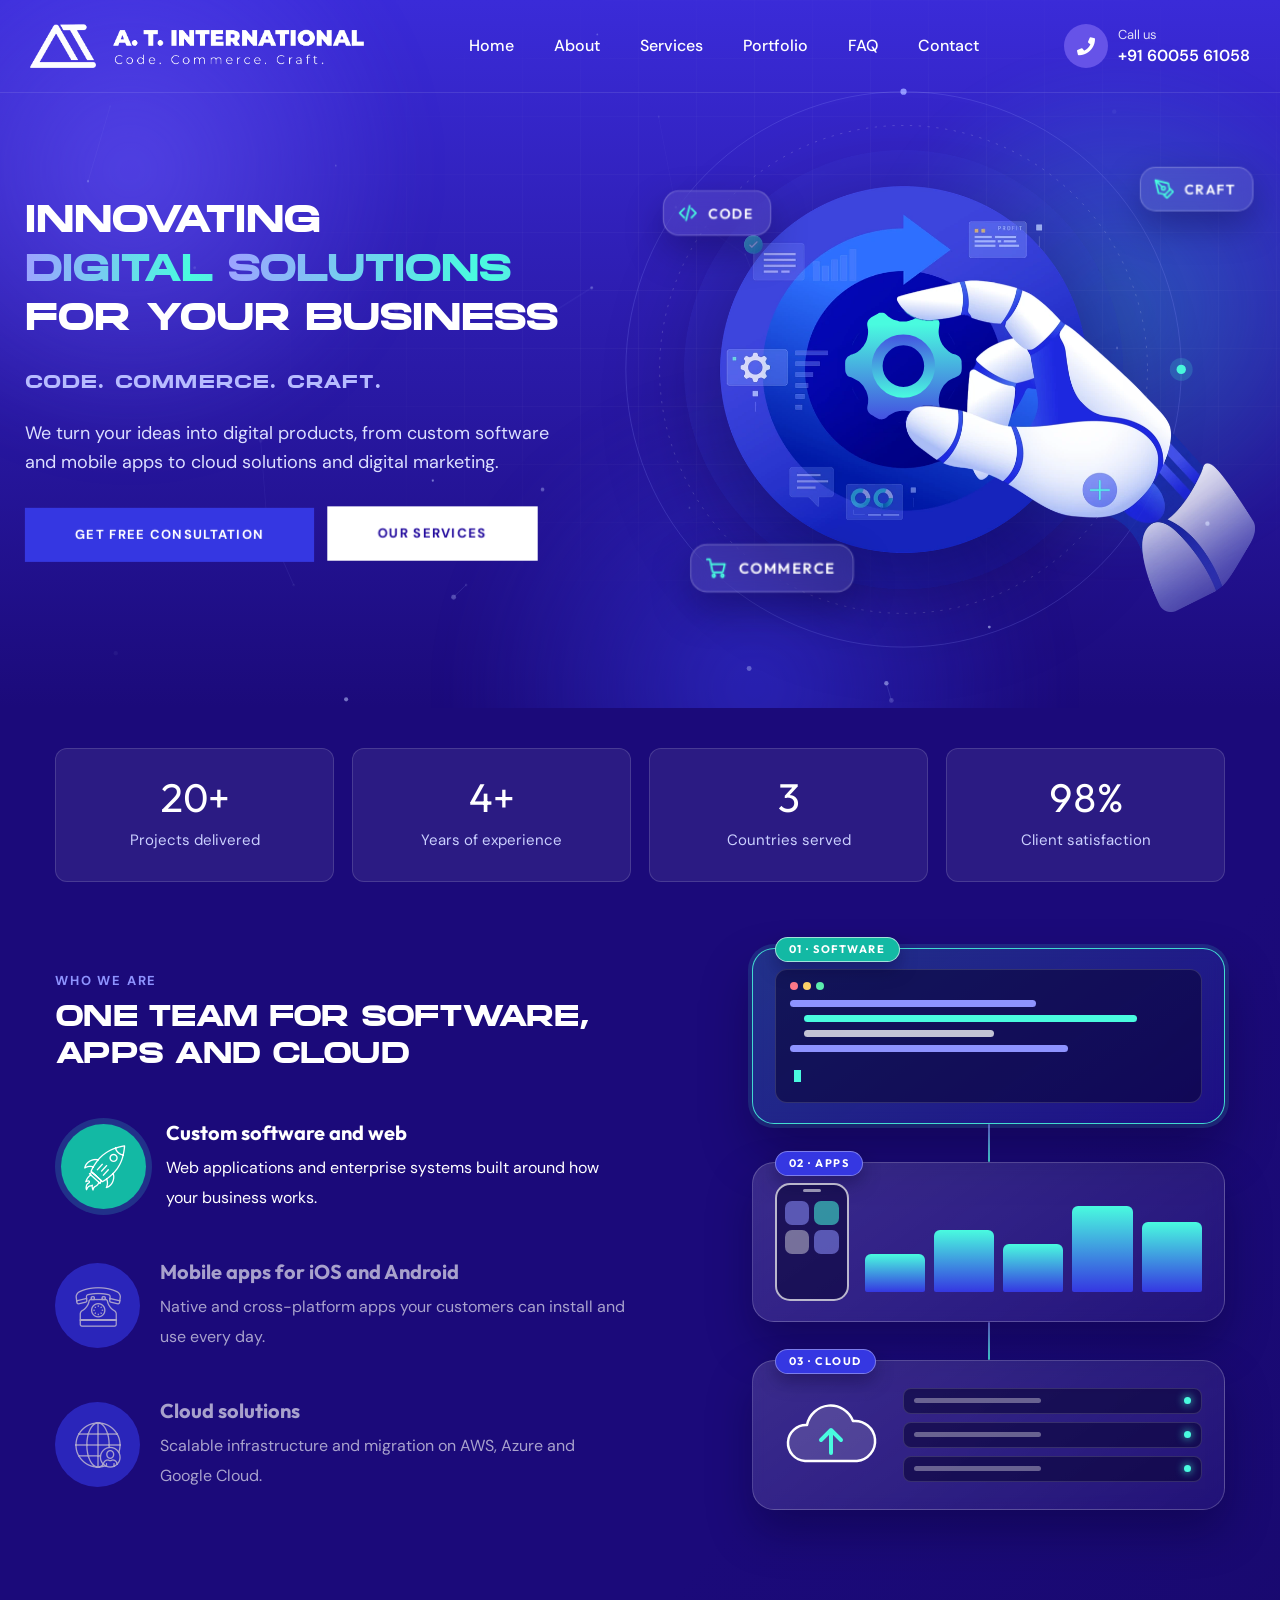
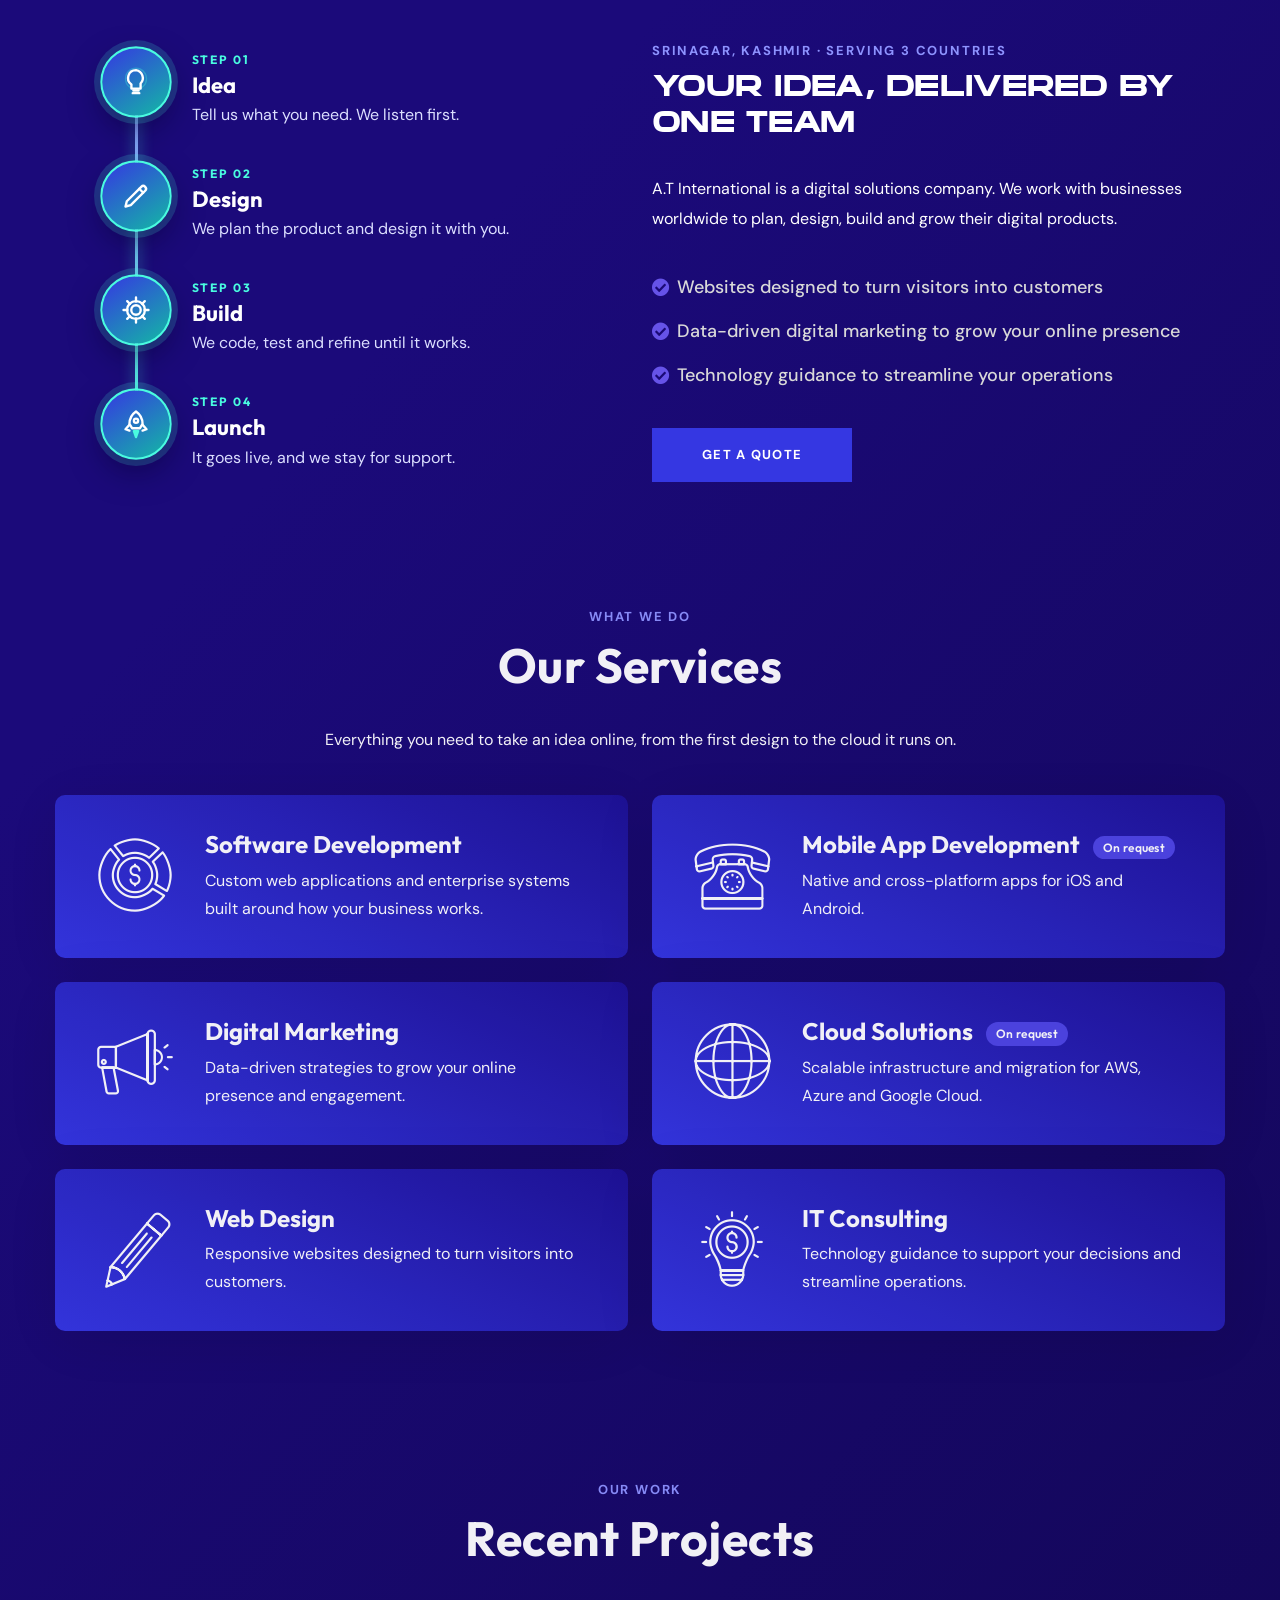
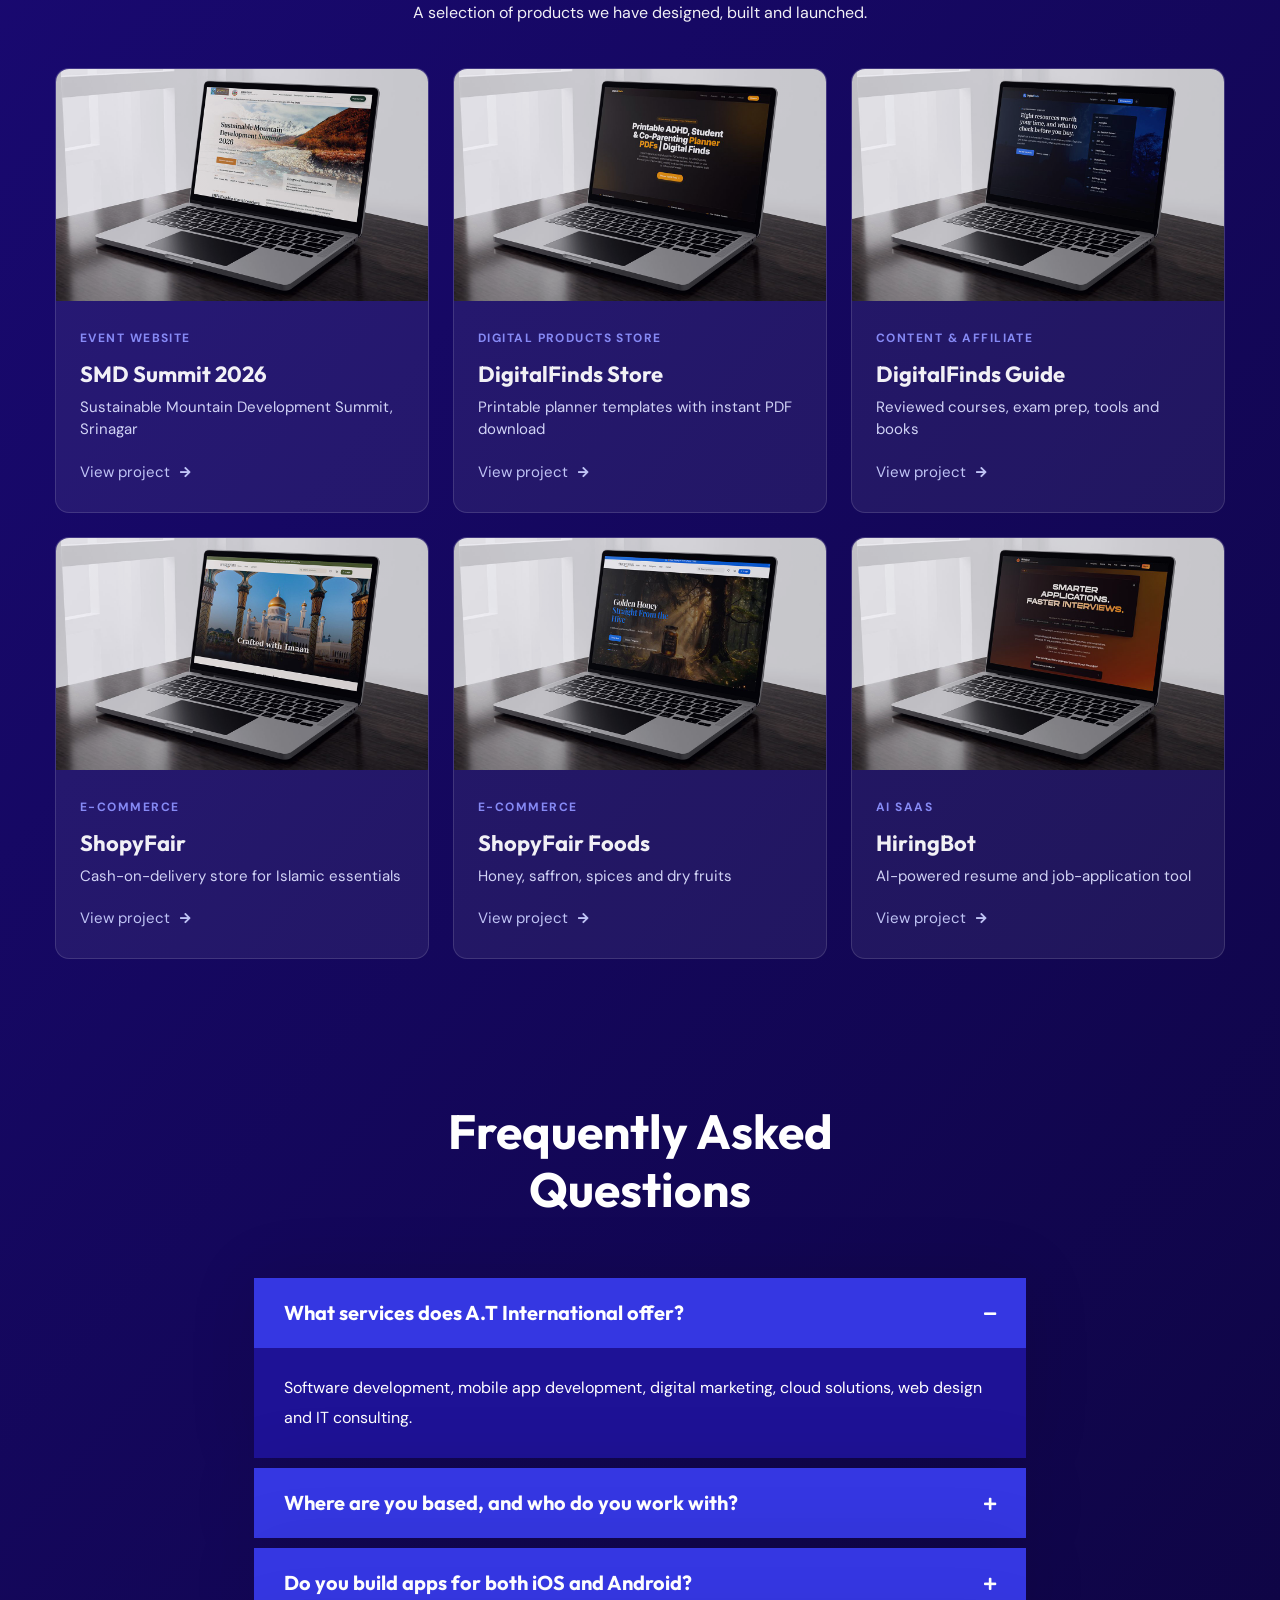
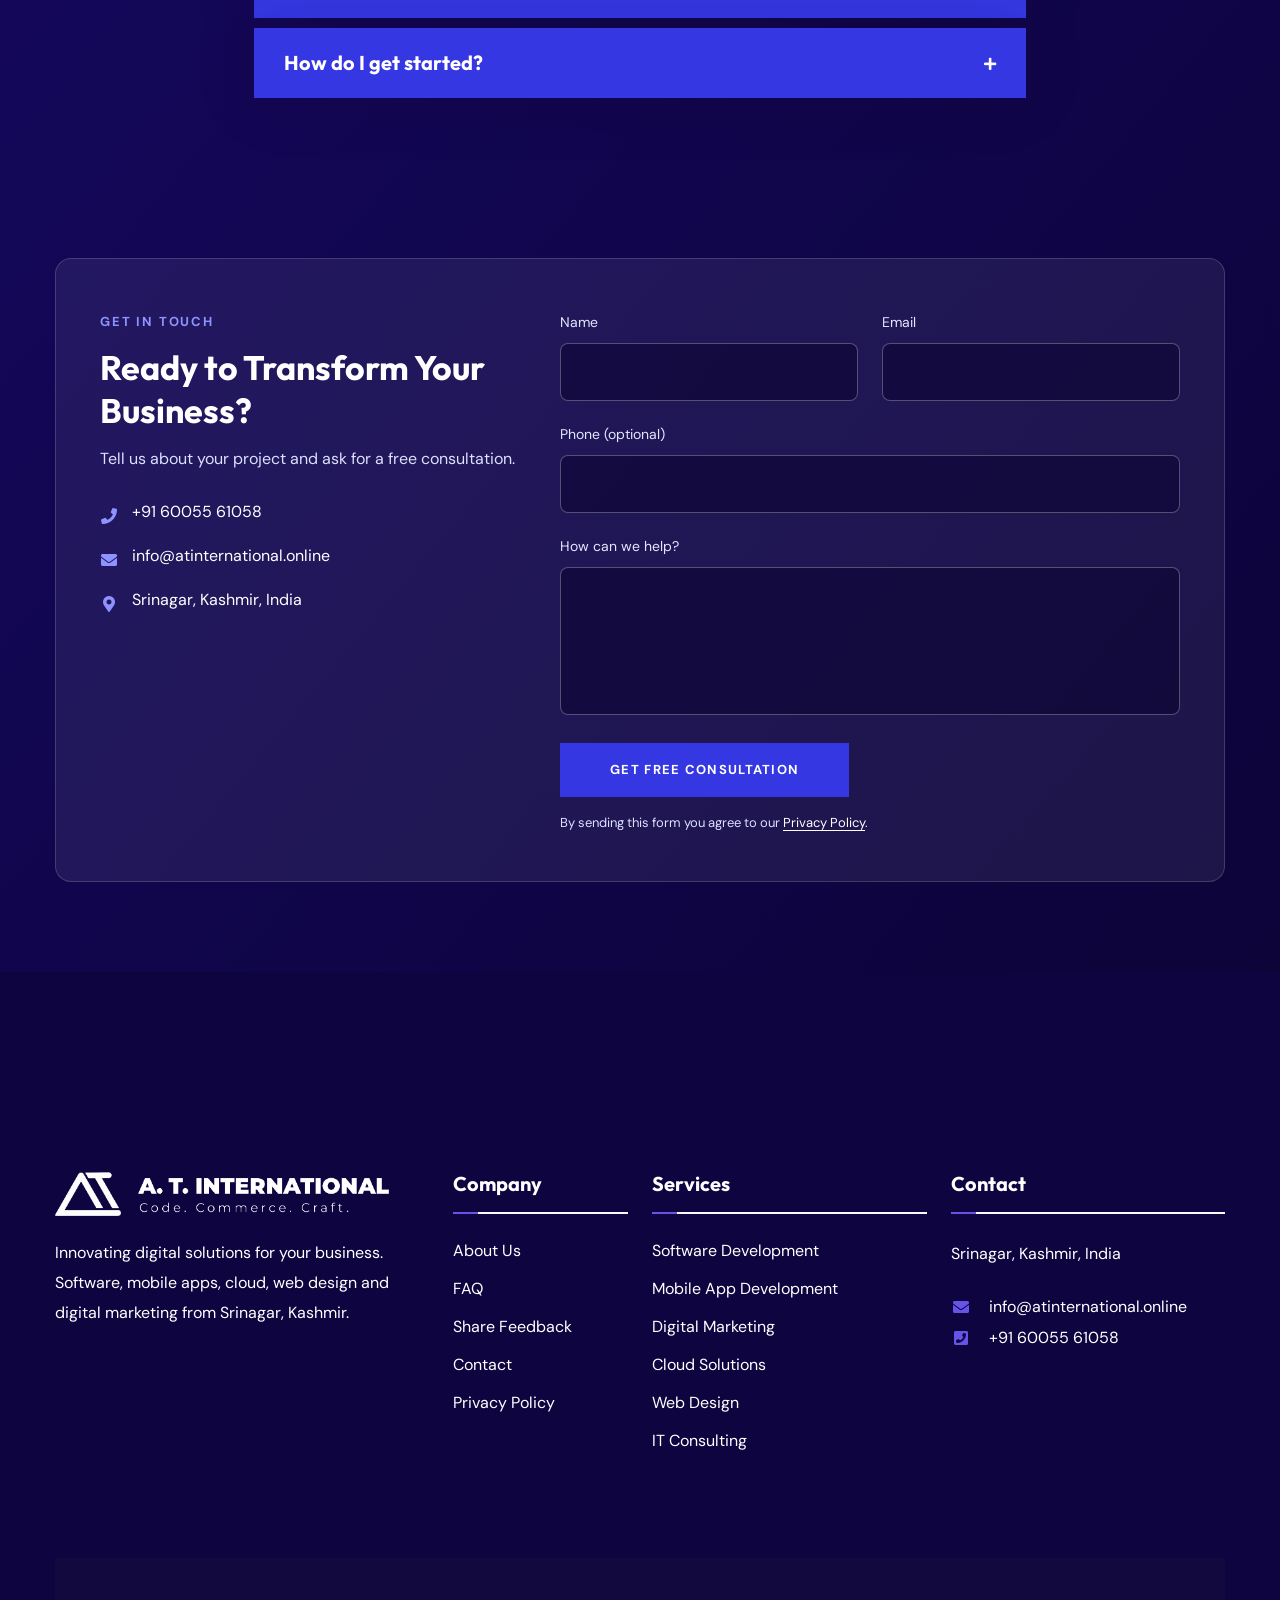
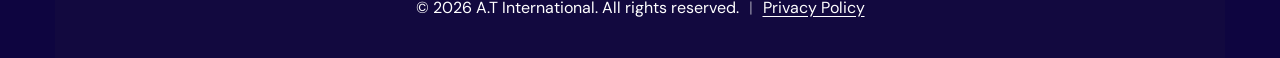
<file: index.html>
<!DOCTYPE html>
<html  lang="en">
<head>
<meta charset="utf-8">
<title>A.T International | Innovating Digital Solutions for Your Business</title>

<!-- Stylesheets -->
<link href="css/bootstrap.min.css" rel="stylesheet">


<link href="css/style.css" rel="stylesheet">


	<link href="css/style-app4.css" rel="stylesheet">

<link href="css/responsive.css" rel="stylesheet">
<link href="css/brand.css" rel="stylesheet">
<link href="css/hero-motion.css" rel="stylesheet">
<link href="css/sections-motion.css" rel="stylesheet">
<script>if(!window.matchMedia("(prefers-reduced-motion: reduce)").matches){document.documentElement.classList.add("hm-pre");setTimeout(function(){document.documentElement.classList.remove("hm-pre")},6000)}</script>
<meta name="description" content="A.T International builds custom software, mobile apps, cloud solutions, websites and digital marketing for businesses worldwide. Based in Srinagar, Kashmir, India.">

<link rel="shortcut icon" href="images/favicon.png" type="image/x-icon">
<link rel="icon" href="images/favicon.png" type="image/x-icon">

<!-- Responsive -->
<meta http-equiv="X-UA-Compatible" content="IE=edge">
<meta name="viewport" content="width=device-width, initial-scale=1.0">


</head>

<body
>
<div class="page-wrapper bg_linear_full">

	<!-- Preloader -->
<div class="preloader"></div>
	<!-- Main Header-->
	<header class="main-header header-style-four" id="home">
		<!-- Header Lower -->
		<div class="header-lower">
			<!-- Main box -->
			<div class="main-box">
				<div class="logo-box">
					<div class="logo">
												<a href="index.php" title=""><img src="images/at-logo-white.png" alt="A.T International logo" title=""></a>
					</div>
				</div>

				<!--Nav Box-->
				<div class="nav-outer">

					<nav class="nav main-menu">
												<ul class="navigation onepage-nav">
    <li class="current"><a href="#home">Home</a></li>
    <li><a href="#about">About</a></li>
    <li><a href="#services">Services</a></li>
    <li><a href="#portfolio">Portfolio</a></li>
    
    <li><a href="#faq">FAQ</a></li>
    <li><a href="#enquiry">Contact</a></li>
</ul>					</nav>
					<!-- Main Menu End-->
				</div>

				<div class="outer-box">
						<a href="tel:+916005561058" class="info-btn"><i class="icon fa fa-phone"></i><span class="ph-txt"><small>Call us</small><b>+91 60055 61058</b></span></a>

						<!-- Mobile Nav toggler -->
						<div class="mobile-nav-toggler"><span class="icon lnr-icon-bars"></span></div>
				</div>
			</div>
		</div>
		<!-- End Header Lower -->

		<!-- Mobile Menu  -->
		<div class="mobile-menu">
			<div class="menu-backdrop"></div>

			<!--Here Menu Will Come Automatically Via Javascript / Same Menu as in Header-->
			<nav class="menu-box">
				<div class="upper-box">
					<div class="nav-logo"><a href="index.php"><img src="images/at-logo-white.png" alt="A.T International logo" title=""></a></div>
					<div class="close-btn"><i class="icon fa fa-times"></i></div>
				</div>

				<ul class="navigation clearfix">
					<!--Keep This Empty / Menu will come through Javascript-->
				</ul>
				<ul class="contact-list-one">
						<li><div class="contact-info-box"><i class="icon lnr-icon-phone-handset"></i><span class="title">Call Now</span><a href="tel:+916005561058">+91 60055 61058</a></div></li>
						<li><div class="contact-info-box"><span class="icon lnr-icon-envelope1"></span><span class="title">Send Email</span><a href="mailto:info@atinternational.online">info@atinternational.online</a></div></li>
					</ul>
			</nav>
		</div><!-- End Mobile Menu -->

		

		<!-- Sticky Header  -->
		<div class="sticky-header">
			<div class="auto-container">
				<div class="inner-container">
					<!--Logo-->
					<div class="logo">
												<a href="index.php" title=""><img src="images/at-logo.png" alt="A.T International logo" title=""></a>
					</div>

					<!--Right Col-->
					<div class="nav-outer">
						<!-- Main Menu -->
						<nav class="main-menu">
							<div class="navbar-collapse show collapse clearfix">
								<ul class="navigation clearfix">
									<!--Keep This Empty / Menu will come through Javascript-->
								</ul>
							</div>
						</nav><!-- Main Menu End-->

						<!--Mobile Navigation Toggler-->
						<div class="mobile-nav-toggler"><span class="icon lnr-icon-bars"></span></div>
					</div>
				</div>
			</div>
		</div><!-- End Sticky Menu -->
	</header>
	<!--End Main Header -->



<section id="home" class="home_layout_app_4 hero-motion">
	<div class="hm-bg" aria-hidden="true">
		<span class="hm-blob hm-b1"></span><span class="hm-blob hm-b2"></span><span class="hm-blob hm-b3"></span>
		<span class="hm-gridlines"></span>
		<canvas class="hm-particles"></canvas>
	</div>
	<div class="auto-container">
		<div class="hm-layout">
			<div class="hm-copy">
				<h1 class="hm-title"><span class="hm-l">Innovating</span> <span class="hm-l"><span class="hm-grad">Digital Solutions</span></span> <span class="hm-l">for Your Business</span></h1>
				<p class="hm-tag"><span data-i="0">Code.</span> <span data-i="1">Commerce.</span> <span data-i="2">Craft.</span></p>
				<p class="hm-sub">We turn your ideas into digital products, from custom software and mobile apps to cloud solutions and digital marketing.</p>
				<div class="hero-actions">
					<a href="#enquiry" class="theme-btn btn-style-one"><span class="btn-title">Get Free Consultation</span></a>
					<a href="#services" class="theme-btn btn-style-two hvr-light"><span class="btn-title">Our Services</span></a>
				</div>
			</div>
			<div class="hm-stage">
				<div class="hm-float"><div class="hm-tilt">
					<div class="hm-art" role="img" aria-label="Illustration of a robotic hand turning a gear inside a workflow cycle">
						<svg class="hm-rings" viewBox="-110 -110 1320 1109" aria-hidden="true">
							<circle class="hm-ring r1" cx="422.5" cy="422.5" r="470" fill="none" stroke="rgba(255,255,255,.22)" stroke-width="1.5" stroke-dasharray="3 14" stroke-linecap="round"/>
							<circle class="hm-ring r2" cx="422.5" cy="422.5" r="535" fill="none" stroke="rgba(142,147,255,.28)" stroke-width="1.5"/>
							<g class="hm-orbiter"><circle cx="957.5" cy="422.5" r="9" fill="#49FBDF"/><circle cx="957.5" cy="422.5" r="22" fill="#49FBDF" opacity=".18"/></g>
							<g class="hm-orbiter2"><circle cx="422.5" cy="-112.5" r="6" fill="#8E93FF"/></g>
						</svg>
						<img class="hm-plate" src="images/hero/plate.webp" width="1100" height="889" alt="" decoding="async">
						<svg class="hm-gear" viewBox="0 0 1100 889" aria-hidden="true">
							<defs>
								<linearGradient id="hmBody" gradientUnits="userSpaceOnUse" x1="0" y1="336" x2="0" y2="523"><stop offset="0" stop-color="#49FBDF"/><stop offset="1" stop-color="#444CE1"/></linearGradient>
								<linearGradient id="hmRing" gradientUnits="userSpaceOnUse" x1="0" y1="355.5" x2="0" y2="476"><stop offset="0" stop-color="#4453E1"/><stop offset="1" stop-color="#49FBDF"/></linearGradient>
								<radialGradient id="hmGlow"><stop offset="0" stop-color="#49FBDF" stop-opacity=".55"/><stop offset="1" stop-color="#49FBDF" stop-opacity="0"/></radialGradient>
								<mask id="hmGearMask" maskUnits="userSpaceOnUse" x="0" y="0" width="1100" height="889"><g class="gear-rot"><path fill="#fff" fill-rule="evenodd" d="M414.0 308.4C412.7 308.7 411.4 309.1 410.2 309.6C409.0 310.1 407.7 310.6 406.7 311.3C405.6 312.1 404.7 313.1 404.0 314.2C403.2 315.3 402.7 316.5 402.2 317.7C401.6 318.9 401.2 320.2 400.8 321.4C400.3 322.6 399.9 323.9 399.3 325.1C398.8 326.3 398.1 327.4 397.4 328.6C396.7 329.7 395.9 330.7 395.1 331.8C394.4 332.9 393.7 334.0 392.8 335.0C392.0 336.0 391.1 337.0 390.1 337.9C389.2 338.8 388.2 339.7 387.1 340.5C386.1 341.3 385.1 342.1 384.0 342.9C382.9 343.6 381.8 344.3 380.6 345.0C379.5 345.7 378.4 346.5 377.2 347.0C376.0 347.6 374.8 348.1 373.5 348.5C372.3 348.8 370.9 348.9 369.7 349.2C368.4 349.6 367.1 350.1 365.9 350.4C364.6 350.7 363.3 350.9 362.0 351.0C360.7 351.1 359.3 351.0 358.0 351.0C356.7 351.0 355.3 351.0 354.0 350.8C352.7 350.7 351.5 350.3 350.2 350.0C348.9 349.8 347.6 349.4 346.3 349.2C345.0 349.1 343.6 348.9 342.3 349.1C341.1 349.4 339.9 350.0 338.7 350.6C337.5 351.2 336.3 351.8 335.3 352.7C334.4 353.6 333.6 354.7 332.9 355.7C332.1 356.8 331.5 358.0 330.8 359.1C330.1 360.2 329.5 361.4 328.8 362.5C328.2 363.7 327.6 364.9 327.0 366.0C326.4 367.2 325.7 368.3 325.2 369.6C324.7 370.8 324.3 372.1 324.1 373.4C323.9 374.7 323.9 376.0 324.0 377.3C324.2 378.6 324.4 379.9 324.9 381.1C325.4 382.3 326.3 383.4 327.0 384.5C327.8 385.6 328.7 386.5 329.6 387.6C330.4 388.6 331.3 389.6 332.1 390.6C332.8 391.7 333.5 392.8 334.2 394.0C334.8 395.1 335.4 396.3 336.0 397.5C336.5 398.7 337.0 399.9 337.4 401.2C337.8 402.4 338.3 403.7 338.6 405.0C339.0 406.2 339.3 407.5 339.6 408.8C339.8 410.1 339.9 411.4 340.0 412.7C340.1 414.0 340.0 415.4 340.0 416.7C340.0 418.0 340.1 419.3 340.0 420.7C339.8 422.0 339.5 423.3 339.3 424.5C339.0 425.8 338.8 427.2 338.5 428.4C338.2 429.7 337.7 431.0 337.3 432.2C336.8 433.4 336.4 434.7 335.8 435.9C335.2 437.1 334.5 438.2 333.8 439.3C333.1 440.4 332.2 441.4 331.4 442.5C330.6 443.5 329.8 444.5 329.0 445.6C328.2 446.6 327.3 447.6 326.6 448.7C325.9 449.9 325.2 451.0 324.7 452.2C324.3 453.5 324.1 454.8 324.0 456.1C323.9 457.4 323.8 458.8 324.1 460.1C324.3 461.3 324.9 462.5 325.5 463.7C326.0 464.9 326.7 466.1 327.4 467.2C328.0 468.4 328.7 469.5 329.4 470.6C330.1 471.8 330.7 472.9 331.4 474.0C332.1 475.2 332.8 476.3 333.6 477.3C334.4 478.4 335.2 479.4 336.2 480.2C337.3 481.0 338.5 481.6 339.7 482.2C340.9 482.7 342.1 483.5 343.3 483.6C344.6 483.7 345.9 483.2 347.2 483.0C348.5 482.7 349.8 482.3 351.1 482.2C352.4 482.0 353.8 482.0 355.1 482.0C356.4 482.0 357.7 482.0 359.0 482.0C360.4 482.0 361.7 482.0 363.0 482.0C364.3 482.0 365.7 482.0 367.0 482.2C368.2 482.4 369.5 482.9 370.8 483.3C372.0 483.6 373.3 484.1 374.5 484.5C375.8 485.0 377.0 485.4 378.2 486.0C379.4 486.5 380.5 487.3 381.6 488.0C382.8 488.6 384.0 489.2 385.1 489.9C386.2 490.6 387.2 491.5 388.2 492.4C389.2 493.2 390.1 494.1 391.1 495.1C392.0 496.0 392.9 497.0 393.7 498.0C394.6 499.0 395.5 500.0 396.2 501.1C396.9 502.2 397.5 503.4 398.1 504.6C398.7 505.7 399.4 506.8 400.0 508.0C400.5 509.3 400.8 510.5 401.3 511.8C401.7 513.0 402.1 514.3 402.6 515.5C403.2 516.7 403.8 517.9 404.7 518.9C405.5 519.9 406.5 520.8 407.6 521.5C408.7 522.2 409.9 522.8 411.2 523.2C412.4 523.7 413.7 523.9 415.0 524.0C416.3 524.1 417.7 524.0 419.0 524.0C420.3 524.0 421.6 524.0 422.9 524.0C424.3 524.0 425.6 524.0 426.9 524.0C428.2 524.0 429.6 524.0 430.9 523.8C432.2 523.7 433.5 523.4 434.7 522.9C435.9 522.4 437.1 521.7 438.1 521.0C439.2 520.2 440.2 519.3 441.0 518.2C441.8 517.2 442.4 516.0 442.9 514.8C443.4 513.6 443.7 512.3 444.1 511.0C444.6 509.8 445.0 508.5 445.6 507.4C446.2 506.2 447.0 505.1 447.6 504.0C448.3 502.8 448.9 501.7 449.7 500.5C450.4 499.4 451.1 498.3 451.9 497.3C452.8 496.3 453.7 495.3 454.7 494.5C455.7 493.6 456.8 492.8 457.8 492.0C458.8 491.2 459.8 490.3 460.9 489.5C462.0 488.8 463.1 488.1 464.3 487.5C465.4 486.8 466.5 486.0 467.7 485.4C468.9 484.9 470.1 484.5 471.4 484.0C472.6 483.6 473.9 483.3 475.2 482.9C476.4 482.6 477.7 482.2 479.0 482.1C480.3 481.9 481.7 481.9 483.0 481.8C484.3 481.7 485.6 481.4 486.9 481.4C488.2 481.4 489.5 481.9 490.8 482.0C492.1 482.1 493.5 481.9 494.8 482.0C496.1 482.2 497.3 482.6 498.7 482.8C500.0 482.9 501.3 483.1 502.6 482.9C503.9 482.7 505.1 482.1 506.3 481.6C507.5 481.0 508.7 480.3 509.7 479.4C510.6 478.6 511.4 477.5 512.1 476.4C512.9 475.3 513.5 474.1 514.2 473.0C514.9 471.9 515.6 470.8 516.2 469.6C516.9 468.5 517.6 467.3 518.2 466.1C518.8 465.0 519.3 463.8 519.8 462.5C520.3 461.3 520.9 460.1 521.1 458.8C521.3 457.5 521.2 456.1 521.0 454.8C520.9 453.5 520.6 452.2 520.1 451.0C519.7 449.8 518.8 448.7 518.1 447.6C517.3 446.6 516.4 445.6 515.6 444.6C514.7 443.6 513.8 442.6 513.0 441.5C512.3 440.5 511.6 439.3 510.9 438.2C510.2 437.0 509.6 435.9 509.1 434.7C508.6 433.5 508.1 432.2 507.7 431.0C507.2 429.7 506.8 428.5 506.4 427.2C506.1 425.9 505.7 424.7 505.5 423.4C505.2 422.1 505.1 420.8 505.0 419.4C504.9 418.1 505.0 416.8 505.0 415.5C505.0 414.2 504.9 412.8 505.0 411.5C505.2 410.2 505.5 408.9 505.7 407.6C506.0 406.3 506.4 405.1 506.7 403.8C507.0 402.5 507.3 401.2 507.7 400.0C508.2 398.7 508.8 397.6 509.4 396.4C510.0 395.2 510.6 394.0 511.3 392.9C512.0 391.8 512.7 390.7 513.5 389.6C514.3 388.5 515.2 387.6 516.0 386.5C516.8 385.5 517.6 384.5 518.3 383.3C519.0 382.2 519.8 381.1 520.2 379.9C520.7 378.7 520.9 377.3 521.0 376.0C521.1 374.7 521.1 373.3 520.8 372.1C520.6 370.8 520.0 369.6 519.4 368.4C518.9 367.2 518.3 366.0 517.6 364.8C517.0 363.7 516.3 362.5 515.6 361.4C514.9 360.3 514.2 359.2 513.4 358.1C512.7 357.0 512.2 355.8 511.4 354.7C510.6 353.7 509.6 352.7 508.6 351.9C507.6 351.1 506.4 350.4 505.2 349.9C504.0 349.4 502.7 349.2 501.4 349.0C500.1 348.9 498.7 349.0 497.4 349.1C496.1 349.3 494.8 349.7 493.6 350.0C492.3 350.3 491.0 350.7 489.7 350.9C488.4 351.0 487.1 351.0 485.7 351.0C484.4 351.0 483.1 351.0 481.8 350.8C480.5 350.6 479.2 350.2 477.9 349.9C476.7 349.6 475.4 349.3 474.1 348.9C472.8 348.6 471.5 348.2 470.3 347.8C469.1 347.3 467.8 346.9 466.6 346.3C465.4 345.7 464.3 345.0 463.2 344.3C462.1 343.6 460.9 343.0 459.8 342.2C458.8 341.4 457.7 340.6 456.8 339.7C455.8 338.8 454.9 337.9 453.9 336.9C453.0 336.0 452.0 335.1 451.2 334.1C450.3 333.1 449.5 332.1 448.8 331.0C448.0 329.9 447.4 328.7 446.7 327.6C446.1 326.4 445.5 325.2 445.0 324.0C444.5 322.8 444.0 321.6 443.5 320.3C443.0 319.1 442.6 317.9 442.0 316.7C441.5 315.5 441.0 314.2 440.2 313.2C439.4 312.2 438.3 311.3 437.2 310.6C436.1 309.9 434.9 309.3 433.6 308.9C432.4 308.4 431.1 308.2 429.8 308.0C428.5 307.9 427.2 308.0 425.9 308.0C424.5 308.0 423.2 308.0 421.9 308.0C420.6 308.0 419.2 307.9 417.9 308.0C416.6 308.1 415.3 308.1 414.0 308.4ZM467.5 416.2A45 45 0 1 0 377.5 416.2A45 45 0 1 0 467.5 416.2Z"/></g></mask>
							</defs>
							<circle class="hm-glow" cx="422.5" cy="416.2" r="175" fill="url(#hmGlow)" opacity="0"/>
							<rect width="1100" height="889" fill="url(#hmBody)" mask="url(#hmGearMask)"/>
							<circle cx="422.5" cy="416.2" r="50.5" fill="none" stroke="url(#hmRing)" stroke-width="21"/>
						</svg>
						<span class="hm-pulse" aria-hidden="true"></span>
						<img class="hm-hand" src="images/hero/hand.webp" width="1100" height="889" alt="" decoding="async">
						<div class="hm-sparks" aria-hidden="true"></div>
					</div>
					<div class="hm-chip hm-c0" aria-hidden="true"><svg viewBox="0 0 24 24" fill="none" stroke="currentColor" stroke-width="2" stroke-linecap="round" stroke-linejoin="round"><path d="M8 7l-5 5 5 5M16 7l5 5-5 5M14 4l-4 16"/></svg><b>Code</b></div>
					<div class="hm-chip hm-c1" aria-hidden="true"><svg viewBox="0 0 24 24" fill="none" stroke="currentColor" stroke-width="2" stroke-linecap="round" stroke-linejoin="round"><circle cx="9" cy="20" r="1.4"/><circle cx="18" cy="20" r="1.4"/><path d="M2 3h3l2.6 12.2a1.5 1.5 0 0 0 1.5 1.2h8.1a1.5 1.5 0 0 0 1.5-1.1L20.5 8H6"/></svg><b>Commerce</b></div>
					<div class="hm-chip hm-c2" aria-hidden="true"><svg viewBox="0 0 24 24" fill="none" stroke="currentColor" stroke-width="2" stroke-linecap="round" stroke-linejoin="round"><path d="M12 19l7-7 3 3-7 7zM18 13l-1.5-7.5L2 2l3.5 14.5L13 18zM2 2l7.6 7.6"/><circle cx="11" cy="11" r="2"/></svg><b>Craft</b></div>
				</div></div>
			</div>
		</div>
	</div>
</section><section class="stats-strip"><div class="auto-container"><div class="stats-grid">
	<div class="stat"><b>20+</b><span>Projects delivered</span></div>
	<div class="stat"><b>4+</b><span>Years of experience</span></div>
	<div class="stat"><b>3</b><span>Countries served</span></div>
	<div class="stat"><b>98%</b><span>Client satisfaction</span></div>
</div></div></section><section id="about" class="about-section-app-4">
	<div class="auto-container"><div class="row">
		<div class="content-column col-xl-6 col-lg-7 col-md-12 col-sm-12 wow fadeInRight" data-wow-delay="600ms"><div class="inner-column">
			<div class="sec-title"><div class="eyebrow">Who we are</div><h2 class="text-white mt-title">One team for software, apps and cloud</h2></div>
			<div class="content-box">
				<div class="about-block-four ts-blt" data-ts="0"><i class="icon flaticon-business-018-startup"></i><h5 class="title">Custom software and web</h5><div class="text">Web applications and enterprise systems built around how your business works.</div></div>
				<div class="about-block-four ts-blt" data-ts="1"><i class="icon flaticon-business-038-telephone"></i><h5 class="title">Mobile apps for iOS and Android</h5><div class="text">Native and cross-platform apps your customers can install and use every day.</div></div>
				<div class="about-block-four ts-blt" data-ts="2"><i class="icon flaticon-business-027-world"></i><h5 class="title">Cloud solutions</h5><div class="text">Scalable infrastructure and migration on AWS, Azure and Google Cloud.</div></div>
			</div>
		</div></div>
		<div class="image-column offset-xl-1 col-xl-5 col-lg-5 col-md-12 col-sm-12"><div class="ts-stack" id="tsStack" aria-hidden="true">
			<div class="ts-layer l1" data-ts="0"><div class="ts-card"><span class="ts-tag">01 &middot; Software</span><div class="ts-vis"><div class="ts-code"><div class="ts-dots"><i></i><i></i><i></i></div><span class="ts-ln a"></span><span class="ts-ln b"></span><span class="ts-ln c"></span><span class="ts-ln d"></span><span class="ts-cur"></span></div></div></div></div>
			<div class="ts-link"><span></span><i></i></div>
			<div class="ts-layer l2" data-ts="1"><div class="ts-card"><span class="ts-tag">02 &middot; Apps</span><div class="ts-vis"><div class="ts-phone"><div class="ts-tiles"><i></i><i></i><i></i><i></i></div></div><div class="ts-bars"><i></i><i></i><i></i><i></i><i></i></div></div></div></div>
			<div class="ts-link k2"><span></span><i></i></div>
			<div class="ts-layer l3" data-ts="2"><div class="ts-card"><span class="ts-tag">03 &middot; Cloud</span><div class="ts-vis"><div class="ts-cloud"><svg viewBox="0 0 112 80"><path d="M30 66a18 18 0 0 1 2-36 24 24 0 0 1 46-4 20 20 0 0 1 4 40z" fill="rgba(255,255,255,.14)" stroke="#fff" stroke-width="2.5" stroke-linejoin="round"/><g class="ts-up" fill="none" stroke="#49FBDF" stroke-width="4" stroke-linecap="round" stroke-linejoin="round"><path d="M56 58V36M46 45l10-10 10 10"/></g></svg></div><div class="ts-rack"><b><i></i></b><b><i></i></b><b><i></i></b></div></div></div></div>
		</div></div>
	</div></div>
</section><section class="about-section-app-4 pt-0">
	<div class="auto-container"><div class="row">
		<div class="content-column col-xl-6 col-lg-7 col-md-12 col-sm-12 order-2 wow fadeInRight" data-wow-delay="600ms"><div class="inner-column">
			<div class="sec-title"><div class="eyebrow">Srinagar, Kashmir &middot; Serving 3 countries</div><h2 class="text-white mt-title">Your idea, delivered by one team</h2>
			<div class="text text-white">A.T International is a digital solutions company. We work with businesses worldwide to plan, design, build and grow their digital products.</div></div>
			<div class="content-box"><ul class="list-style-three">
				<li>Websites designed to turn visitors into customers</li>
				<li>Data-driven digital marketing to grow your online presence</li>
				<li>Technology guidance to streamline your operations</li>
			</ul></div>
			<div class="btm-box"><a href="#enquiry" class="theme-btn btn-style-one btn-style-chnage"><span class="btn-title">Get a Quote</span></a></div>
		</div></div>
		<div class="image-column tl-col col-xl-6 col-lg-5 col-md-12 col-sm-12"><div class="tl" id="tlPath"><div class="tl-rail"><div class="tl-fill"></div></div><div class="tl-step"><div class="tl-node"><svg viewBox="0 0 24 24" fill="none" stroke="currentColor" stroke-width="1.8" stroke-linecap="round" stroke-linejoin="round" aria-hidden="true"><circle class="bulb-glow" cx="12" cy="9.5" r="8" stroke="#49FBDF" stroke-width="1" opacity=".3"/><path d="M12 3a6 6 0 0 0-3.5 10.9V17h7v-3.9A6 6 0 0 0 12 3z"/><path d="M9.5 20.5h5M10 18.5h4"/></svg></div><div class="tl-body"><div class="tl-num">Step 01</div><h4>Idea</h4><p>Tell us what you need. We listen first.</p></div></div><div class="tl-step"><div class="tl-node"><svg viewBox="0 0 24 24" fill="none" stroke="currentColor" stroke-width="1.8" stroke-linecap="round" stroke-linejoin="round" aria-hidden="true"><g class="pen-wob"><path d="M4 20l1-4L16 5a2.1 2.1 0 0 1 3 3L8 19l-4 1z"/><path d="M14.5 6.5l3 3"/></g></svg></div><div class="tl-body"><div class="tl-num">Step 02</div><h4>Design</h4><p>We plan the product and design it with you.</p></div></div><div class="tl-step"><div class="tl-node"><svg viewBox="0 0 24 24" fill="none" stroke="currentColor" stroke-width="1.8" stroke-linecap="round" stroke-linejoin="round" aria-hidden="true"><g class="gear-spin"><circle cx="12" cy="12" r="3.6"/><circle cx="12" cy="12" r="6.8"/><path d="M12 2.5v3M12 18.5v3M2.5 12h3M18.5 12h3M5.3 5.3l2.1 2.1M16.6 16.6l2.1 2.1M18.7 5.3l-2.1 2.1M7.4 16.6l-2.1 2.1"/></g></svg></div><div class="tl-body"><div class="tl-num">Step 03</div><h4>Build</h4><p>We code, test and refine until it works.</p></div></div><div class="tl-step"><div class="tl-node"><svg viewBox="0 0 24 24" fill="none" stroke="currentColor" stroke-width="1.8" stroke-linecap="round" stroke-linejoin="round" aria-hidden="true"><g class="rocket"><path d="M12 2.5c3.2 2.2 5 5.8 5 9.5l-2 3.2H9L7 12c0-3.7 1.8-7.3 5-9.5z"/><circle cx="12" cy="9.5" r="1.6"/><path d="M7 12.5L4 16l3 1M17 12.5l3 3.5-3 1"/><path class="flame" d="M10.4 17.4L12 22l1.6-4.6z" fill="#49FBDF" stroke="#49FBDF"/></g></svg></div><div class="tl-body"><div class="tl-num">Step 04</div><h4>Launch</h4><p>It goes live, and we stay for support.</p></div></div></div></div>
	</div></div>
</section><section id="services" class="countries-section-4">
	<div class="outer-box pt-0"><div class="auto-container">
		<div class="sec-title text-center light"><div class="eyebrow">What we do</div><h2>Our Services</h2>
		<div class="text text-white">Everything you need to take an idea online, from the first design to the cloud it runs on.</div></div>
		<div class="row">
<div class="country-block-three col-lg-6 col-md-6 col-sm-12"><div class="inner-box"><div class="content">
<div class="flag"><a href="#enquiry" aria-hidden="true" tabindex="-1"><i class="icon flaticon-business-062-diagram"></i></a></div>
<h4 class="title"><a href="#enquiry">Software Development</a></h4><div class="text">Custom web applications and enterprise systems built around how your business works.</div></div></div></div><div class="country-block-three col-lg-6 col-md-6 col-sm-12"><div class="inner-box"><div class="content">
<div class="flag"><a href="#enquiry" aria-hidden="true" tabindex="-1"><i class="icon flaticon-business-038-telephone"></i></a></div>
<h4 class="title"><a href="#enquiry">Mobile App Development</a> <span class="on-request">On request</span></h4><div class="text">Native and cross-platform apps for iOS and Android.</div></div></div></div><div class="country-block-three col-lg-6 col-md-6 col-sm-12"><div class="inner-box"><div class="content">
<div class="flag"><a href="#enquiry" aria-hidden="true" tabindex="-1"><i class="icon flaticon-business-032-megaphone"></i></a></div>
<h4 class="title"><a href="#enquiry">Digital Marketing</a></h4><div class="text">Data-driven strategies to grow your online presence and engagement.</div></div></div></div><div class="country-block-three col-lg-6 col-md-6 col-sm-12"><div class="inner-box"><div class="content">
<div class="flag"><a href="#enquiry" aria-hidden="true" tabindex="-1"><i class="icon flaticon-business-016-world"></i></a></div>
<h4 class="title"><a href="#enquiry">Cloud Solutions</a> <span class="on-request">On request</span></h4><div class="text">Scalable infrastructure and migration for AWS, Azure and Google Cloud.</div></div></div></div><div class="country-block-three col-lg-6 col-md-6 col-sm-12"><div class="inner-box"><div class="content">
<div class="flag"><a href="#enquiry" aria-hidden="true" tabindex="-1"><i class="icon flaticon-business-026-pencil"></i></a></div>
<h4 class="title"><a href="#enquiry">Web Design</a></h4><div class="text">Responsive websites designed to turn visitors into customers.</div></div></div></div><div class="country-block-three col-lg-6 col-md-6 col-sm-12"><div class="inner-box"><div class="content">
<div class="flag"><a href="#enquiry" aria-hidden="true" tabindex="-1"><i class="icon flaticon-business-036-idea"></i></a></div>
<h4 class="title"><a href="#enquiry">IT Consulting</a></h4><div class="text">Technology guidance to support your decisions and streamline operations.</div></div></div></div>
		</div>
	</div></div>
</section><section id="portfolio" class="countries-section-4 portfolio-section">
	<div class="outer-box pt-0"><div class="auto-container">
		<div class="sec-title text-center light"><div class="eyebrow">Our Work</div><h2>Recent Projects</h2>
		<div class="text text-white">A selection of products we have designed, built and launched.</div></div>
		<div class="row">
<div class="col-lg-4 col-md-6 col-sm-12"><a class="port-card" href="https://www.smdsummit2026.in/" target="_blank" rel="noopener">
<div class="port-thumb"><img src="images/portfolio/smd-summit.jpg" alt="Screenshot of the SMD Summit 2026 website" loading="lazy"></div>
<div class="port-body"><div class="port-tag">Event website</div><h4 class="port-title">SMD Summit 2026</h4><div class="port-desc">Sustainable Mountain Development Summit, Srinagar</div><div class="port-link">View project <i class="fa fa-arrow-right"></i></div></div></a></div><div class="col-lg-4 col-md-6 col-sm-12"><a class="port-card" href="https://digitalfinds.live/" target="_blank" rel="noopener">
<div class="port-thumb"><img src="images/portfolio/digitalfinds.jpg" alt="Screenshot of the DigitalFinds Store website" loading="lazy"></div>
<div class="port-body"><div class="port-tag">Digital products store</div><h4 class="port-title">DigitalFinds Store</h4><div class="port-desc">Printable planner templates with instant PDF download</div><div class="port-link">View project <i class="fa fa-arrow-right"></i></div></div></a></div><div class="col-lg-4 col-md-6 col-sm-12"><a class="port-card" href="https://digitalfinds.website/" target="_blank" rel="noopener">
<div class="port-thumb"><img src="images/portfolio/digitalfinds-guide.jpg" alt="Screenshot of the DigitalFinds Guide website" loading="lazy"></div>
<div class="port-body"><div class="port-tag">Content &amp; affiliate</div><h4 class="port-title">DigitalFinds Guide</h4><div class="port-desc">Reviewed courses, exam prep, tools and books</div><div class="port-link">View project <i class="fa fa-arrow-right"></i></div></div></a></div><div class="col-lg-4 col-md-6 col-sm-12"><a class="port-card" href="https://shopyfair.in/" target="_blank" rel="noopener">
<div class="port-thumb"><img src="images/portfolio/shopyfair.jpg" alt="Screenshot of the ShopyFair website" loading="lazy"></div>
<div class="port-body"><div class="port-tag">E-commerce</div><h4 class="port-title">ShopyFair</h4><div class="port-desc">Cash-on-delivery store for Islamic essentials</div><div class="port-link">View project <i class="fa fa-arrow-right"></i></div></div></a></div><div class="col-lg-4 col-md-6 col-sm-12"><a class="port-card" href="https://shopyfair.co.in/" target="_blank" rel="noopener">
<div class="port-thumb"><img src="images/portfolio/shopyfair-foods.jpg" alt="Screenshot of the ShopyFair Foods website" loading="lazy"></div>
<div class="port-body"><div class="port-tag">E-commerce</div><h4 class="port-title">ShopyFair Foods</h4><div class="port-desc">Honey, saffron, spices and dry fruits</div><div class="port-link">View project <i class="fa fa-arrow-right"></i></div></div></a></div><div class="col-lg-4 col-md-6 col-sm-12"><a class="port-card" href="https://hiringbot.online/" target="_blank" rel="noopener">
<div class="port-thumb"><img src="images/portfolio/hiringbot.jpg" alt="Screenshot of the HiringBot website" loading="lazy"></div>
<div class="port-body"><div class="port-tag">AI SaaS</div><h4 class="port-title">HiringBot</h4><div class="port-desc">AI-powered resume and job-application tool</div><div class="port-link">View project <i class="fa fa-arrow-right"></i></div></div></a></div>
		</div>
	</div></div>
</section><section id="faq" class="faq-section-app-4 pt-0">
	<div class="auto-container">
		<div class="sec-title-app text-center mb-60"><h2 class="text-white">Frequently Asked <br> Questions</h2></div>
		<div class="row justify-content-center"><div class="faq-column col-lg-8 col-md-12 col-sm-12">
			<ul class="accordion-box-app accordion-box-app-4 wow fadeInRight">
<li class="accordion block active-block"><div class="acc-btn border-0 active">What services does A.T International offer?<div class="icon fa fa-plus"></div></div><div class="acc-content current"><div class="content"><div class="text">Software development, mobile app development, digital marketing, cloud solutions, web design and IT consulting.</div></div></div></li><li class="accordion block"><div class="acc-btn border-0">Where are you based, and who do you work with?<div class="icon fa fa-plus"></div></div><div class="acc-content"><div class="content"><div class="text">We are based in Srinagar, Kashmir, India, and have delivered 20+ projects for companies in 3 countries.</div></div></div></li><li class="accordion block"><div class="acc-btn border-0">Do you build apps for both iOS and Android?<div class="icon fa fa-plus"></div></div><div class="acc-content"><div class="content"><div class="text">Yes, on request. We build native and cross-platform mobile apps for iOS and Android.</div></div></div></li><li class="accordion block"><div class="acc-btn border-0">How do I get started?<div class="icon fa fa-plus"></div></div><div class="acc-content"><div class="content"><div class="text">Request a free consultation using the form below, or call +91 60055 61058. Tell us about your idea and we will get back to you.</div></div></div></li>
			</ul>
		</div></div>
	</div>
</section><section id="enquiry" class="enq-section">
	<div class="auto-container"><div class="enq-card"><div class="row">
		<div class="col-lg-5 col-md-12 enq-info-col">
			<div class="eyebrow">Get in touch</div>
			<h2>Ready to Transform Your Business?</h2>
			<p>Tell us about your project and ask for a free consultation.</p>
			<ul class="enq-lines">
				<li><i class="fa fa-phone"></i><a href="tel:+916005561058">+91 60055 61058</a></li>
				<li><i class="fa fa-envelope"></i><a href="mailto:info@atinternational.online">info@atinternational.online</a></li>
				<li><i class="fa fa-map-marker-alt"></i><span>Srinagar, Kashmir, India</span></li>
			</ul>
		</div>
		<div class="col-lg-7 col-md-12">
			<form id="contact-form" class="enq-form" method="post" action="contact.php" novalidate>
				<div class="row">
					<div class="col-md-6"><label for="cf-name">Name</label><input id="cf-name" name="name" type="text" required autocomplete="name"></div>
					<div class="col-md-6"><label for="cf-email">Email</label><input id="cf-email" name="email" type="email" required autocomplete="email"></div>
					<div class="col-12"><label for="cf-phone">Phone (optional)</label><input id="cf-phone" name="phone" type="tel" autocomplete="tel"></div>
					<div class="col-12"><label for="cf-msg">How can we help?</label><textarea id="cf-msg" name="message" rows="4" required></textarea></div>
					<div class="col-12 hp"><label for="cf-web">Leave this empty</label><input id="cf-web" name="website" type="text" tabindex="-1" autocomplete="off"></div>
					<div class="col-12"><button type="submit" class="theme-btn btn-style-one"><span class="btn-title">Get Free Consultation</span></button><div id="cf-status" class="cf-status" role="status" aria-live="polite"></div><p class="enq-consent">By sending this form you agree to our <a href="privacy-policy.html">Privacy Policy</a>.</p></div>
				</div>
			</form>
		</div>
	</div></div></div>
</section>

	<footer class="main-footer-app-4">
		<div class="widgets-section"><div class="auto-container"><div class="row">
			<div class="footer-column col-xl-4 col-lg-12 col-md-6 col-sm-12"><div class="footer-widget about-widget">
				<div class="logo"><a href="#home"><img src="images/at-logo-white.png" alt="A.T International"></a></div>
				<div class="text">Innovating digital solutions for your business. Software, mobile apps, cloud, web design and digital marketing from Srinagar, Kashmir.</div>
			</div></div>
			<div class="footer-column col-xl-2 col-lg-4 col-md-6 col-sm-12"><div class="footer-widget"><h3 class="widget-title">Company</h3>
				<ul class="user-links"><li><a href="#about">About Us</a></li><li><a href="#faq">FAQ</a></li><li><a href="feedback.html">Share Feedback</a></li><li><a href="#enquiry">Contact</a></li><li><a href="privacy-policy.html">Privacy Policy</a></li></ul>
			</div></div>
			<div class="footer-column col-xl-3 col-lg-4 col-md-6 col-sm-12"><div class="footer-widget"><h3 class="widget-title">Services</h3>
				<ul class="user-links"><li><a href="#services">Software Development</a></li><li><a href="#services">Mobile App Development</a></li><li><a href="#services">Digital Marketing</a></li><li><a href="#services">Cloud Solutions</a></li><li><a href="#services">Web Design</a></li><li><a href="#services">IT Consulting</a></li></ul>
			</div></div>
			<div class="footer-column col-xl-3 col-lg-4 col-md-6 col-sm-12"><div class="footer-widget contact-widget-app-4"><h3 class="widget-title">Contact</h3><div class="widget-content">
				<div class="text">Srinagar, Kashmir, India</div>
				<ul class="contact-info">
					<li><i class="fa fa-envelope"></i> <a href="mailto:info@atinternational.online">info@atinternational.online</a><br></li>
					<li><i class="fa fa-phone-square"></i> <a href="tel:+916005561058">+91 60055 61058</a><br></li>
				</ul>
			</div></div></div>
		</div></div></div>
		<div class="footer-bottom"><div class="auto-container"><div class="inner-container" style="background: #12093F;">
			<div class="copyright-text text-white">&copy; 2026 A.T International. All rights reserved. <span class="legal-sep">|</span> <a class="legal-link" href="privacy-policy.html">Privacy Policy</a></div>
		</div></div></div>
	</footer>

</div><!-- End Page Wrapper -->

<div class="scroll-to-top scroll-to-target" data-target="html"><span class="fa fa-angle-up"></span></div>

<script src="js/jquery.js"></script>
<script src="js/popper.min.js"></script>
<script src="js/bootstrap.min.js"></script>
<script src="js/jquery.fancybox.js"></script>
<script src="js/jquery-ui.js"></script>
<script src="js/wow.js"></script>
<script src="js/appear.js"></script>
<script src="js/mixitup.js"></script>
<script src="js/bxslider.js"></script>
<script src="js/select2.min.js"></script>
<script src="js/swiper.min.js"></script>
<script src="js/owl.js"></script>
<script src="js/script.js"></script>
<script src="js/vendor/gsap.min.js"></script>
<script src="js/vendor/SplitText.min.js"></script>
<script src="js/hero-motion.js"></script>
<script src="js/sections-motion.js"></script>
<script>
(function(){
  var f=document.getElementById('contact-form'),s=document.getElementById('cf-status');
  if(!f)return;
  f.addEventListener('submit',function(e){
    e.preventDefault();
    var n=f.name.value.trim(),m=f.email.value.trim(),t=f.message.value.trim();
    if(!n||!/^\S+@\S+\.\S+$/.test(m)||!t){s.textContent='Please enter your name, a valid email and a message.';s.className='cf-status err';return;}
    s.textContent='Sending...';s.className='cf-status';
    fetch('contact.php',{method:'POST',body:new FormData(f)}).then(function(r){return r.json();}).then(function(j){
      if(j&&j.ok){s.textContent='Thank you. We have received your message and will get back to you soon.';s.className='cf-status ok';f.reset();}
      else throw new Error();
    }).catch(function(){s.textContent='The message could not be sent. Please email info@atinternational.online or call +91 60055 61058.';s.className='cf-status err';});
  });
})();
</script>
</body>
</html>
</file>
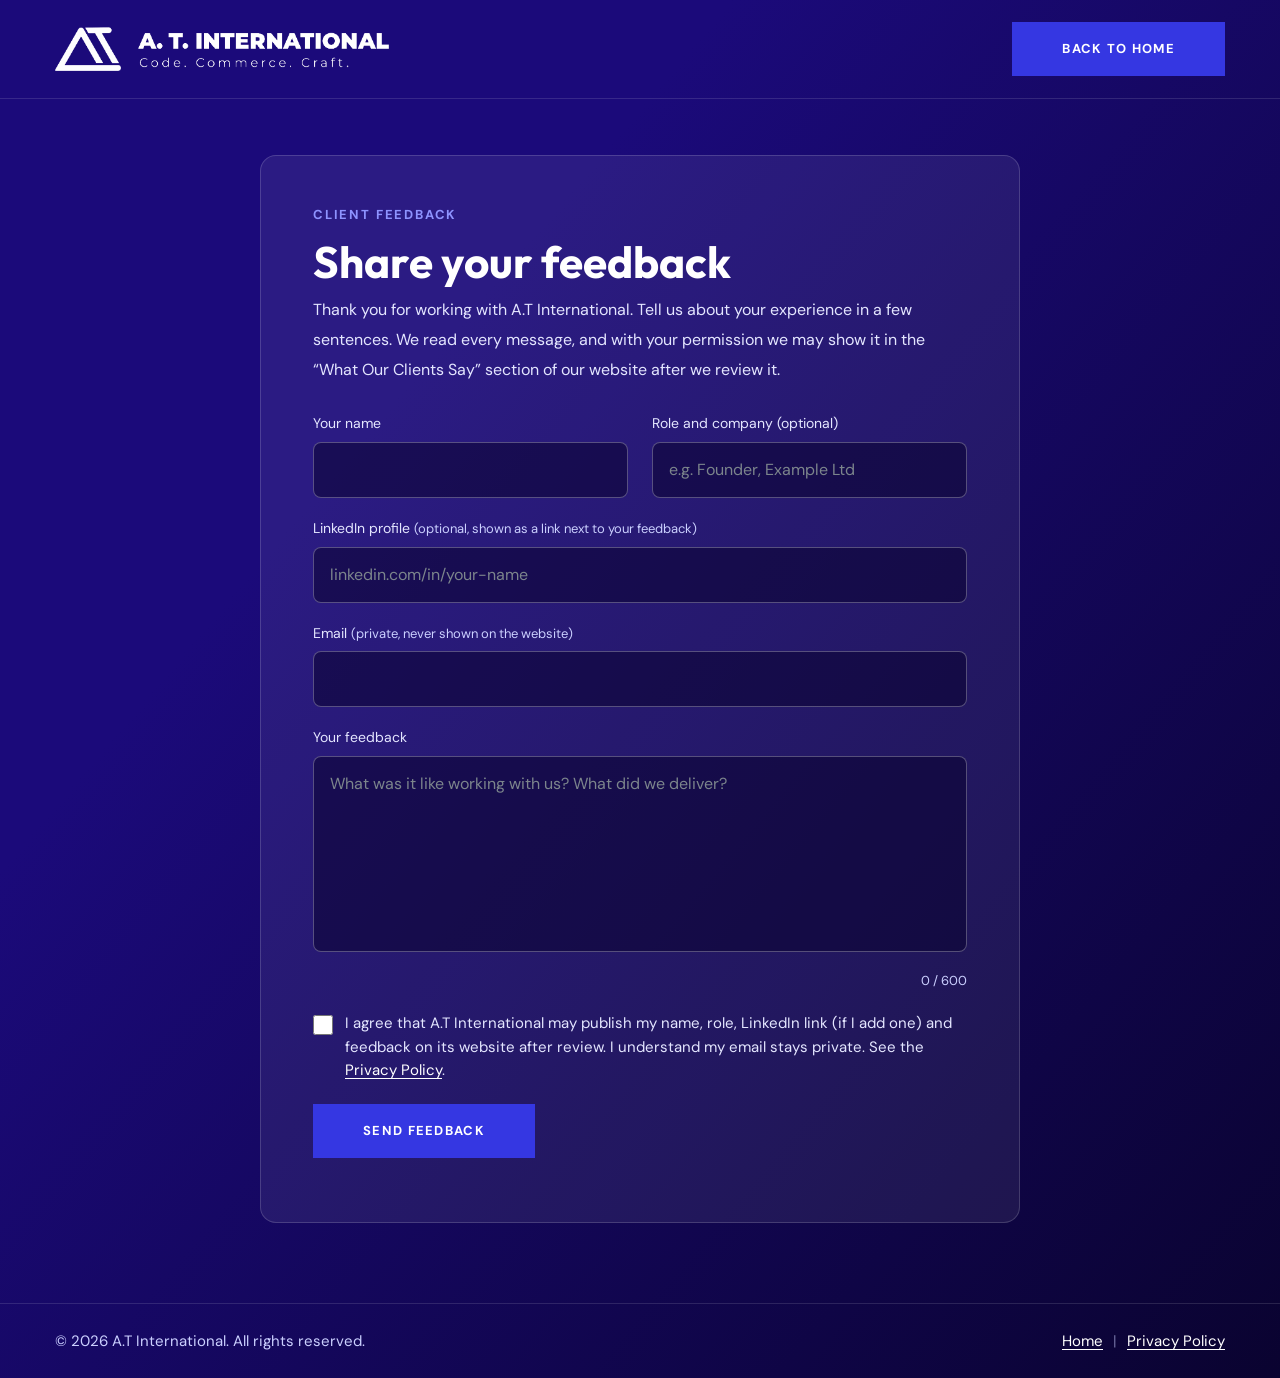
<file: feedback.html>
<!DOCTYPE html>
<html  lang="en">
<head>
<meta charset="utf-8">
<title>Share Your Feedback | A.T International</title>

<!-- Stylesheets -->
<link href="css/bootstrap.min.css" rel="stylesheet">


<link href="css/style.css" rel="stylesheet">


	<link href="css/style-app4.css" rel="stylesheet">

<link href="css/responsive.css" rel="stylesheet">
<link href="css/brand.css" rel="stylesheet">
<meta name="description" content="Worked with A.T International? Share your feedback with us.">

<link rel="shortcut icon" href="images/favicon.png" type="image/x-icon">
<link rel="icon" href="images/favicon.png" type="image/x-icon">

<!-- Responsive -->
<meta http-equiv="X-UA-Compatible" content="IE=edge">
<meta name="viewport" content="width=device-width, initial-scale=1.0, maximum-scale=1.0, user-scalable=0">


<meta name="robots" content="noindex,nofollow">
</head>

<body class="legal-page" style="background:#0A0330">
<div class="page-wrapper bg_linear_full">
<header class="legal-header"><div class="auto-container legal-header-in">
  <a class="legal-logo" href="index.php"><img src="images/at-logo-white.png" alt="A.T International"></a>
  <a class="theme-btn btn-style-one legal-back" href="index.php"><span class="btn-title">Back to home</span></a>
</div></header>

<main class="legal-main"><div class="auto-container"><article class="legal-card fb-card">
  <div class="eyebrow">Client feedback</div>
  <h1>Share your feedback</h1>
  <p>Thank you for working with A.T International. Tell us about your experience in a few sentences. We read every message, and with your permission we may show it in the &ldquo;What Our Clients Say&rdquo; section of our website after we review it.</p>

  <form id="fb-form" class="enq-form fb-form" method="post" action="feedback-submit.php" novalidate>
    <div class="row">
      <div class="col-md-6"><label for="fb-name">Your name</label><input id="fb-name" name="name" type="text" maxlength="80" required autocomplete="name"></div>
      <div class="col-md-6"><label for="fb-role">Role and company (optional)</label><input id="fb-role" name="role" type="text" maxlength="100" placeholder="e.g. Founder, Example Ltd" autocomplete="organization-title"></div>
      <div class="col-12"><label for="fb-li">LinkedIn profile <span class="fb-hint">(optional, shown as a link next to your feedback)</span></label><input id="fb-li" name="linkedin" type="text" maxlength="200" placeholder="linkedin.com/in/your-name" autocomplete="url"></div>
      <div class="col-12"><label for="fb-email">Email <span class="fb-hint">(private, never shown on the website)</span></label><input id="fb-email" name="email" type="email" required autocomplete="email"></div>
      <div class="col-12"><label for="fb-msg">Your feedback</label><textarea id="fb-msg" name="message" rows="6" maxlength="600" required placeholder="What was it like working with us? What did we deliver?"></textarea><div class="fb-count"><span id="fb-n">0</span> / 600</div></div>
      <div class="col-12 hp"><label for="fb-web">Leave this empty</label><input id="fb-web" name="website" type="text" tabindex="-1" autocomplete="off"></div>
      <input type="hidden" name="ts" id="fb-ts" value="">
      <div class="col-12"><label class="fb-check"><input type="checkbox" name="consent" value="1" required> <span>I agree that A.T International may publish my name, role, LinkedIn link (if I add one) and feedback on its website after review. I understand my email stays private. See the <a href="privacy-policy.html" target="_blank" rel="noopener">Privacy Policy</a>.</span></label></div>
      <div class="col-12"><button type="submit" class="theme-btn btn-style-one"><span class="btn-title">Send feedback</span></button><div id="fb-status" class="cf-status" role="status" aria-live="polite"></div></div>
    </div>
  </form>
</article></div></main>

<footer class="legal-footer"><div class="auto-container">
  <span>&copy; 2026 A.T International. All rights reserved.</span>
  <span><a href="index.php">Home</a> <span class="legal-sep">|</span> <a href="privacy-policy.html">Privacy Policy</a></span>
</div></footer>
</div>
<script>
(function(){
  var f=document.getElementById('fb-form'),s=document.getElementById('fb-status'),m=document.getElementById('fb-msg'),n=document.getElementById('fb-n');
  document.getElementById('fb-ts').value=Date.now();
  m.addEventListener('input',function(){n.textContent=m.value.length;});
  f.addEventListener('submit',function(e){
    e.preventDefault();
    var name=f.name.value.trim(),email=f.email.value.trim(),msg=f.message.value.trim();
    if(name.length<2){s.textContent='Please enter your name.';s.className='cf-status err';return;}
    if(!/^\S+@\S+\.\S+$/.test(email)){s.textContent='Please enter a valid email address.';s.className='cf-status err';return;}
    if(msg.length<20){s.textContent='Please write at least a couple of sentences.';s.className='cf-status err';return;}
    var li=f.linkedin.value.trim();if(li&&!/linkedin\.com\/\S+/i.test(li)){s.textContent='Please enter a valid LinkedIn profile link, or leave it empty.';s.className='cf-status err';return;}
    if(!f.consent.checked){s.textContent='Please tick the box to let us publish your feedback.';s.className='cf-status err';return;}
    s.textContent='Sending...';s.className='cf-status';
    fetch('feedback-submit.php',{method:'POST',body:new FormData(f)}).then(function(r){return r.json().catch(function(){return {ok:false};});}).then(function(j){
      if(j&&j.ok){f.reset();n.textContent='0';document.getElementById('fb-ts').value=Date.now();s.textContent='Thank you! Your feedback has been sent to our team. We will review it before anything is published.';s.className='cf-status ok';}
      else{s.textContent=(j&&j.error)||'Your feedback could not be sent. Please email info@atinternational.online.';s.className='cf-status err';}
    }).catch(function(){s.textContent='Your feedback could not be sent. Please email info@atinternational.online.';s.className='cf-status err';});
  });
})();
</script>
</body>
</html>
</file>
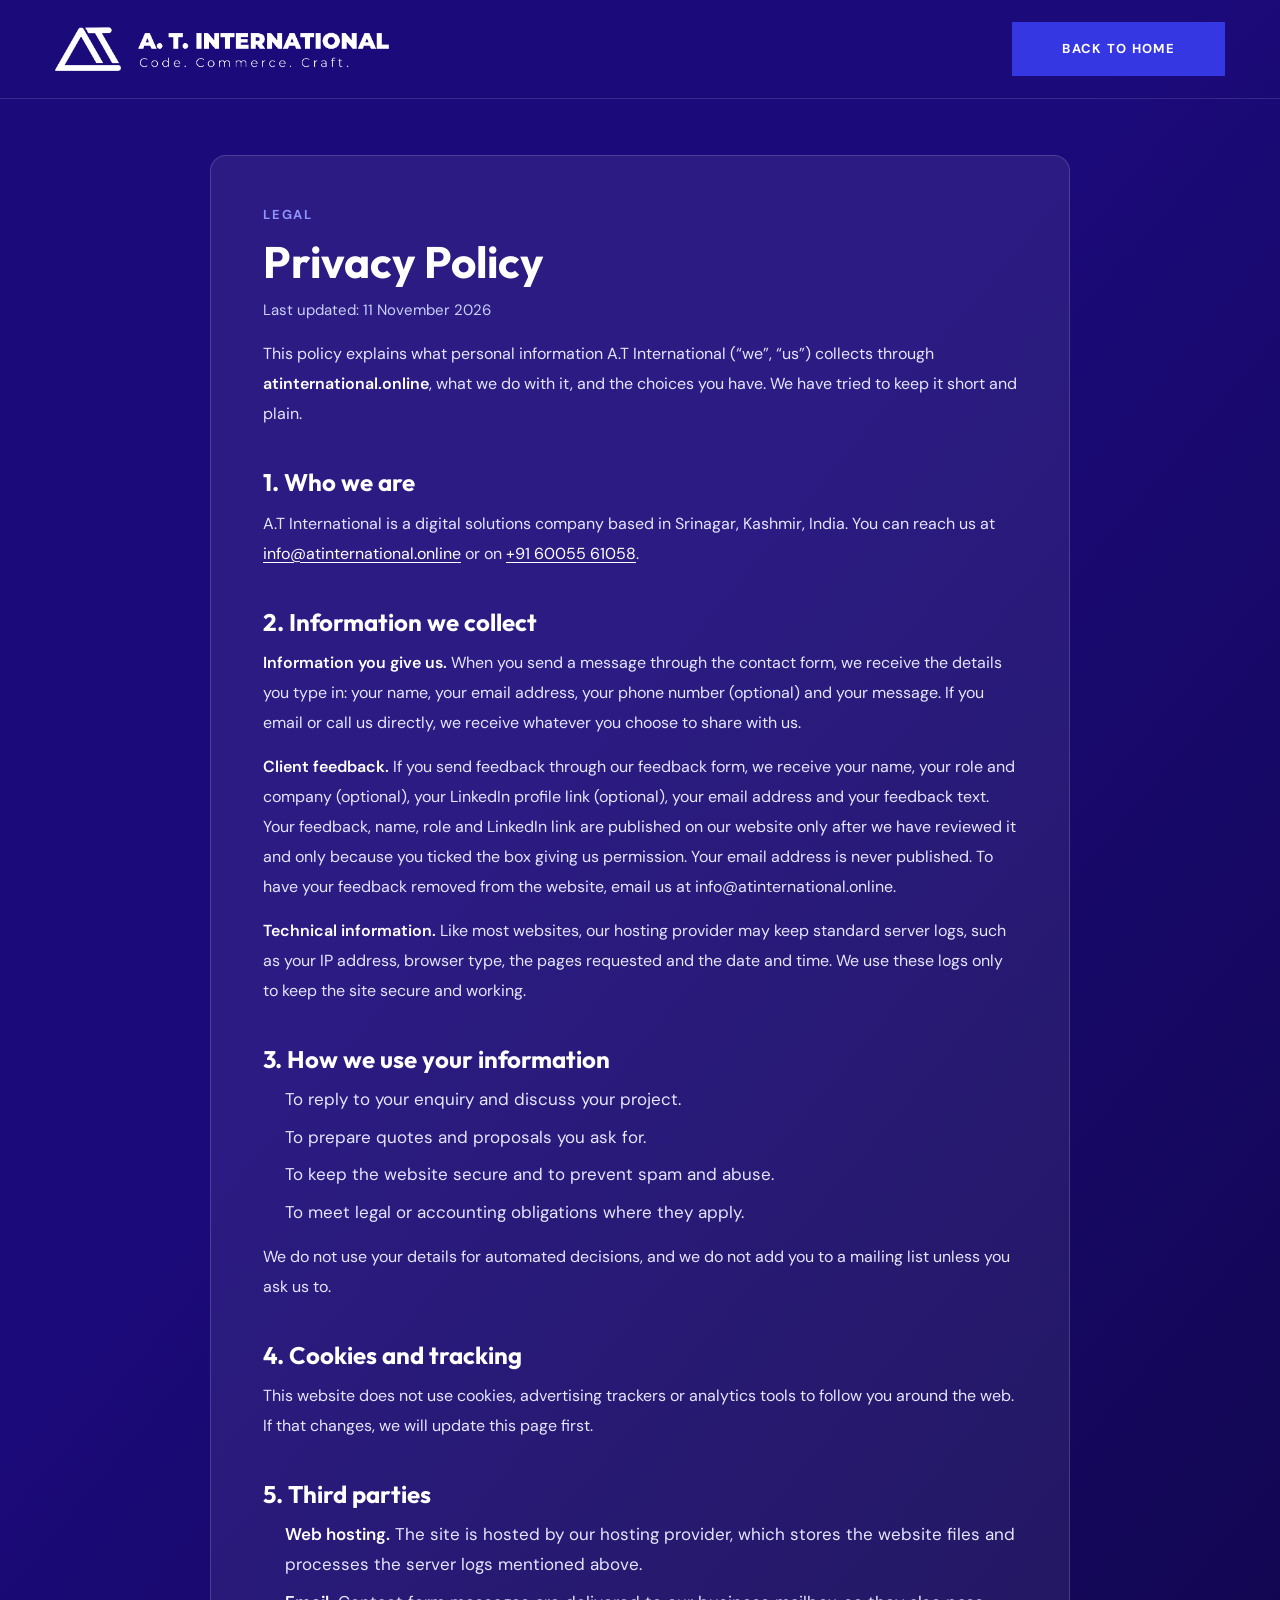
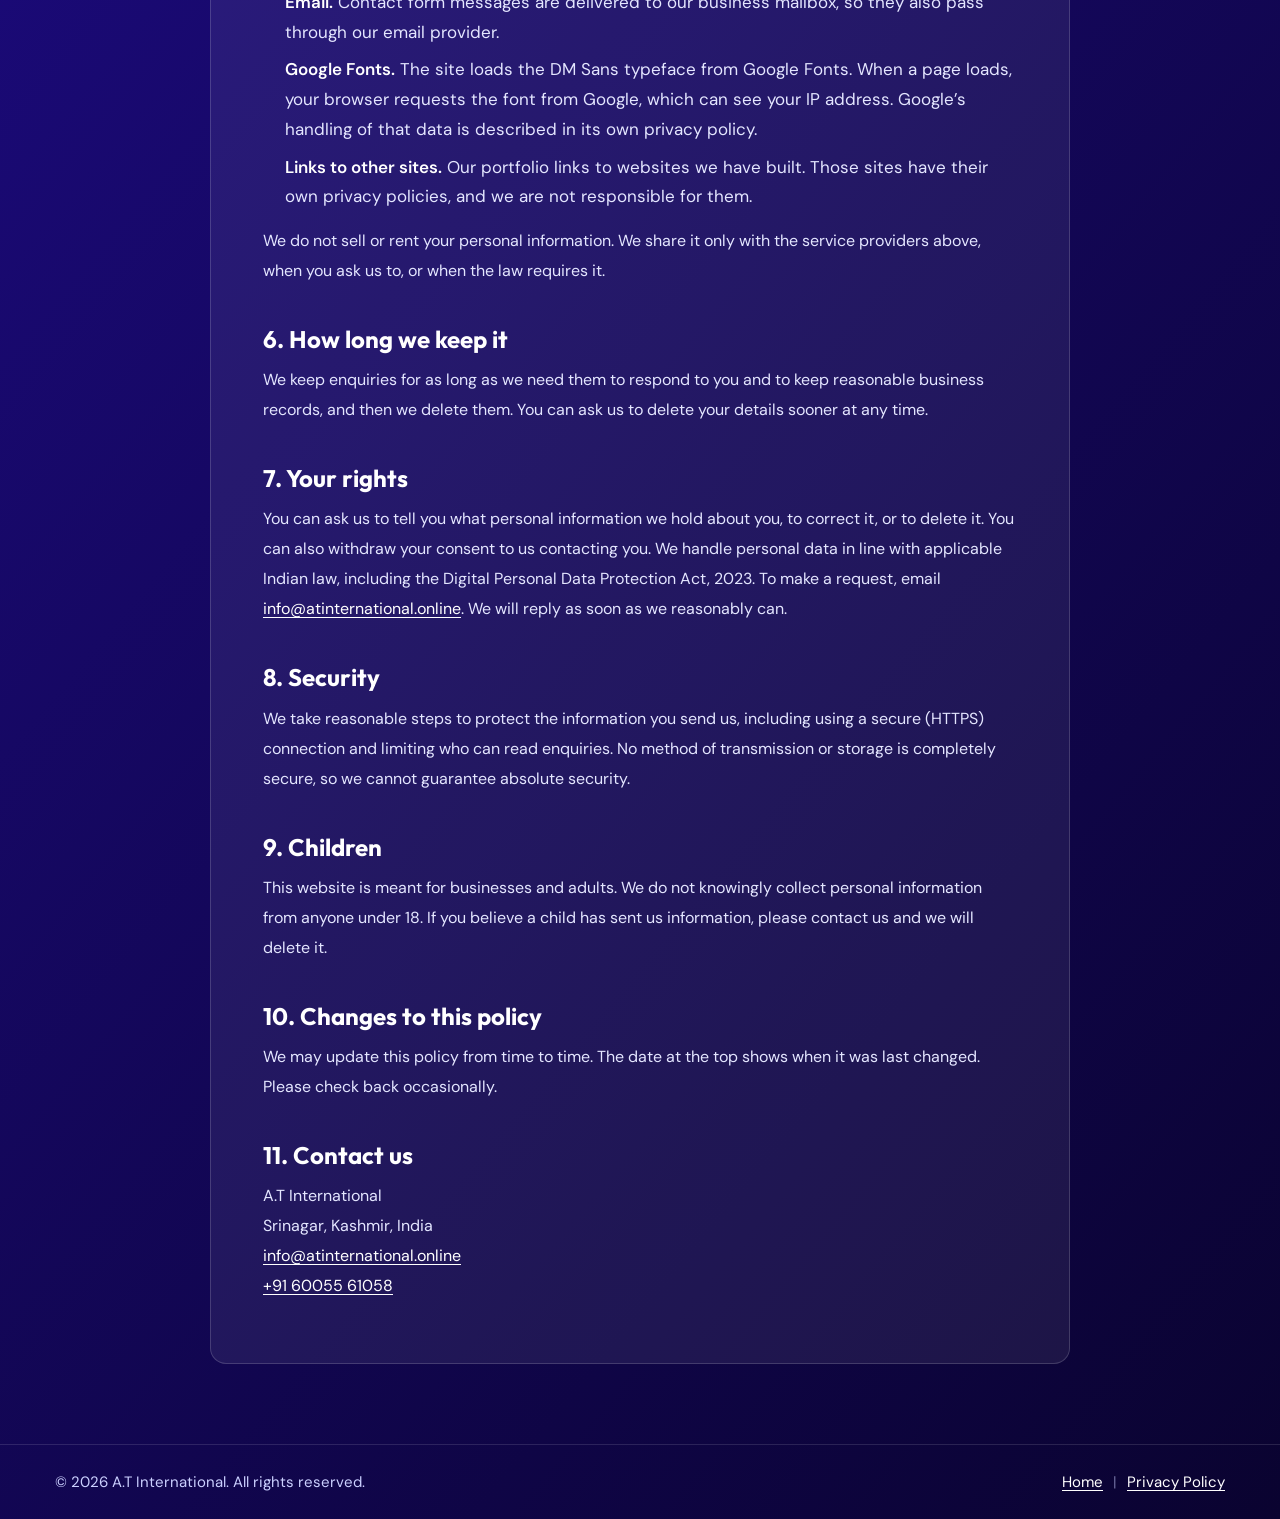
<file: privacy-policy.html>
<!DOCTYPE html>
<html  lang="en">
<head>
<meta charset="utf-8">
<title>Privacy Policy | A.T International</title>

<!-- Stylesheets -->
<link href="css/bootstrap.min.css" rel="stylesheet">


<link href="css/style.css" rel="stylesheet">


	<link href="css/style-app4.css" rel="stylesheet">

<link href="css/responsive.css" rel="stylesheet">
<link href="css/brand.css" rel="stylesheet">
<meta name="description" content="How A.T International collects, uses and protects personal information on atinternational.online.">

<link rel="shortcut icon" href="images/favicon.png" type="image/x-icon">
<link rel="icon" href="images/favicon.png" type="image/x-icon">

<!-- Responsive -->
<meta http-equiv="X-UA-Compatible" content="IE=edge">
<meta name="viewport" content="width=device-width, initial-scale=1.0, maximum-scale=1.0, user-scalable=0">


<link rel="canonical" href="https://atinternational.online/privacy-policy.html">
<meta name="robots" content="index,follow">
</head>

<body class="legal-page" style="background:#0A0330">
<div class="page-wrapper bg_linear_full">
<header class="legal-header"><div class="auto-container legal-header-in">
  <a class="legal-logo" href="index.php"><img src="images/at-logo-white.png" alt="A.T International"></a>
  <a class="theme-btn btn-style-one legal-back" href="index.php"><span class="btn-title">Back to home</span></a>
</div></header>

<main class="legal-main"><div class="auto-container"><article class="legal-card">
  <div class="eyebrow">Legal</div>
  <h1>Privacy Policy</h1>
  <p class="legal-meta">Last updated: 11 November 2026</p>

  <p>This policy explains what personal information A.T International (&ldquo;we&rdquo;, &ldquo;us&rdquo;) collects through <strong>atinternational.online</strong>, what we do with it, and the choices you have. We have tried to keep it short and plain.</p>

  <h2>1. Who we are</h2>
  <p>A.T International is a digital solutions company based in Srinagar, Kashmir, India. You can reach us at <a href="mailto:info@atinternational.online">info@atinternational.online</a> or on <a href="tel:+916005561058">+91 60055 61058</a>.</p>

  <h2>2. Information we collect</h2>
  <p><strong>Information you give us.</strong> When you send a message through the contact form, we receive the details you type in: your name, your email address, your phone number (optional) and your message. If you email or call us directly, we receive whatever you choose to share with us.</p>
  <p><strong>Client feedback.</strong> If you send feedback through our feedback form, we receive your name, your role and company (optional), your LinkedIn profile link (optional), your email address and your feedback text. Your feedback, name, role and LinkedIn link are published on our website only after we have reviewed it and only because you ticked the box giving us permission. Your email address is never published. To have your feedback removed from the website, email us at info@atinternational.online.</p>
  <p><strong>Technical information.</strong> Like most websites, our hosting provider may keep standard server logs, such as your IP address, browser type, the pages requested and the date and time. We use these logs only to keep the site secure and working.</p>

  <h2>3. How we use your information</h2>
  <ul>
    <li>To reply to your enquiry and discuss your project.</li>
    <li>To prepare quotes and proposals you ask for.</li>
    <li>To keep the website secure and to prevent spam and abuse.</li>
    <li>To meet legal or accounting obligations where they apply.</li>
  </ul>
  <p>We do not use your details for automated decisions, and we do not add you to a mailing list unless you ask us to.</p>

  <h2>4. Cookies and tracking</h2>
  <p>This website does not use cookies, advertising trackers or analytics tools to follow you around the web. If that changes, we will update this page first.</p>

  <h2>5. Third parties</h2>
  <ul>
    <li><strong>Web hosting.</strong> The site is hosted by our hosting provider, which stores the website files and processes the server logs mentioned above.</li>
    <li><strong>Email.</strong> Contact form messages are delivered to our business mailbox, so they also pass through our email provider.</li>
    <li><strong>Google Fonts.</strong> The site loads the DM Sans typeface from Google Fonts. When a page loads, your browser requests the font from Google, which can see your IP address. Google&rsquo;s handling of that data is described in its own privacy policy.</li>
    <li><strong>Links to other sites.</strong> Our portfolio links to websites we have built. Those sites have their own privacy policies, and we are not responsible for them.</li>
  </ul>
  <p>We do not sell or rent your personal information. We share it only with the service providers above, when you ask us to, or when the law requires it.</p>

  <h2>6. How long we keep it</h2>
  <p>We keep enquiries for as long as we need them to respond to you and to keep reasonable business records, and then we delete them. You can ask us to delete your details sooner at any time.</p>

  <h2>7. Your rights</h2>
  <p>You can ask us to tell you what personal information we hold about you, to correct it, or to delete it. You can also withdraw your consent to us contacting you. We handle personal data in line with applicable Indian law, including the Digital Personal Data Protection Act, 2023. To make a request, email <a href="mailto:info@atinternational.online">info@atinternational.online</a>. We will reply as soon as we reasonably can.</p>

  <h2>8. Security</h2>
  <p>We take reasonable steps to protect the information you send us, including using a secure (HTTPS) connection and limiting who can read enquiries. No method of transmission or storage is completely secure, so we cannot guarantee absolute security.</p>

  <h2>9. Children</h2>
  <p>This website is meant for businesses and adults. We do not knowingly collect personal information from anyone under 18. If you believe a child has sent us information, please contact us and we will delete it.</p>

  <h2>10. Changes to this policy</h2>
  <p>We may update this policy from time to time. The date at the top shows when it was last changed. Please check back occasionally.</p>

  <h2>11. Contact us</h2>
  <p>A.T International<br>Srinagar, Kashmir, India<br><a href="mailto:info@atinternational.online">info@atinternational.online</a><br><a href="tel:+916005561058">+91 60055 61058</a></p>
</article></div></main>

<footer class="legal-footer"><div class="auto-container">
  <span>&copy; 2026 A.T International. All rights reserved.</span>
  <span><a href="index.php">Home</a> <span class="legal-sep">|</span> <a href="privacy-policy.html">Privacy Policy</a></span>
</div></footer>
</div>
</body>
</html>
</file>
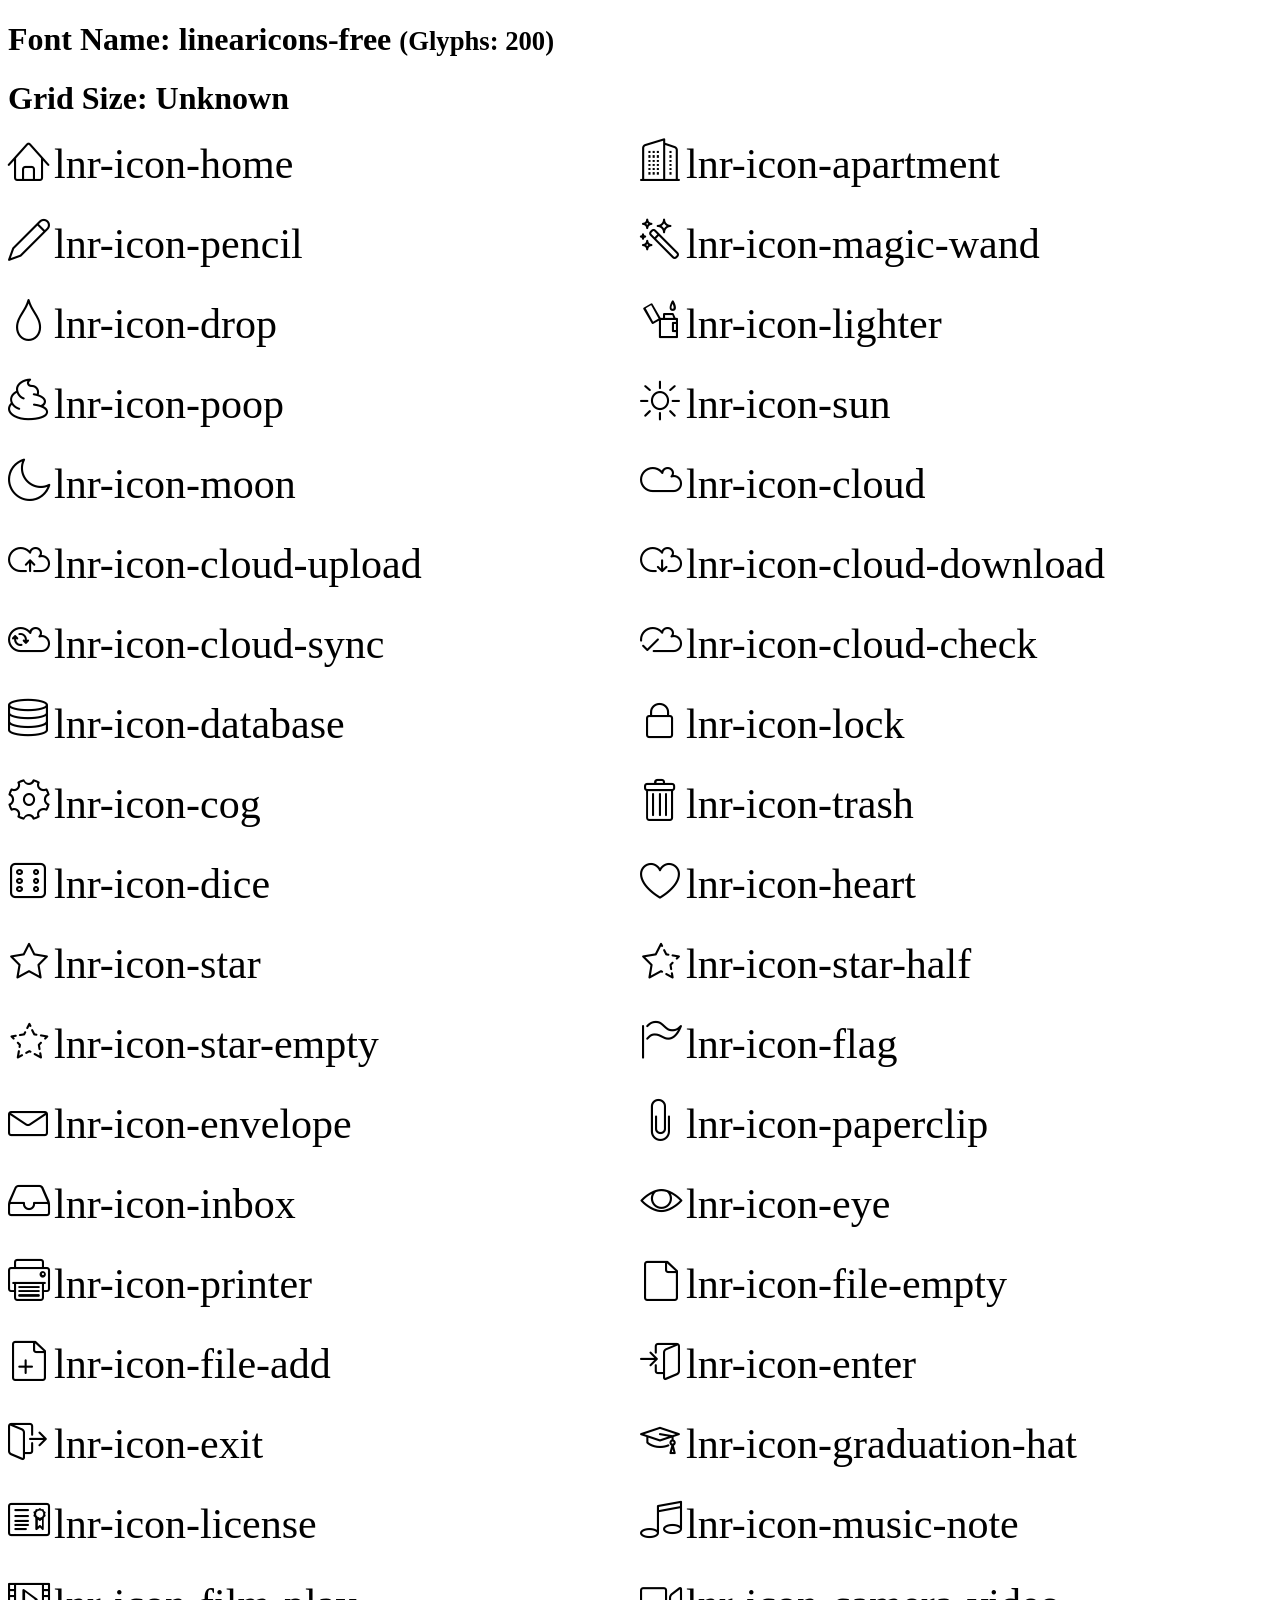
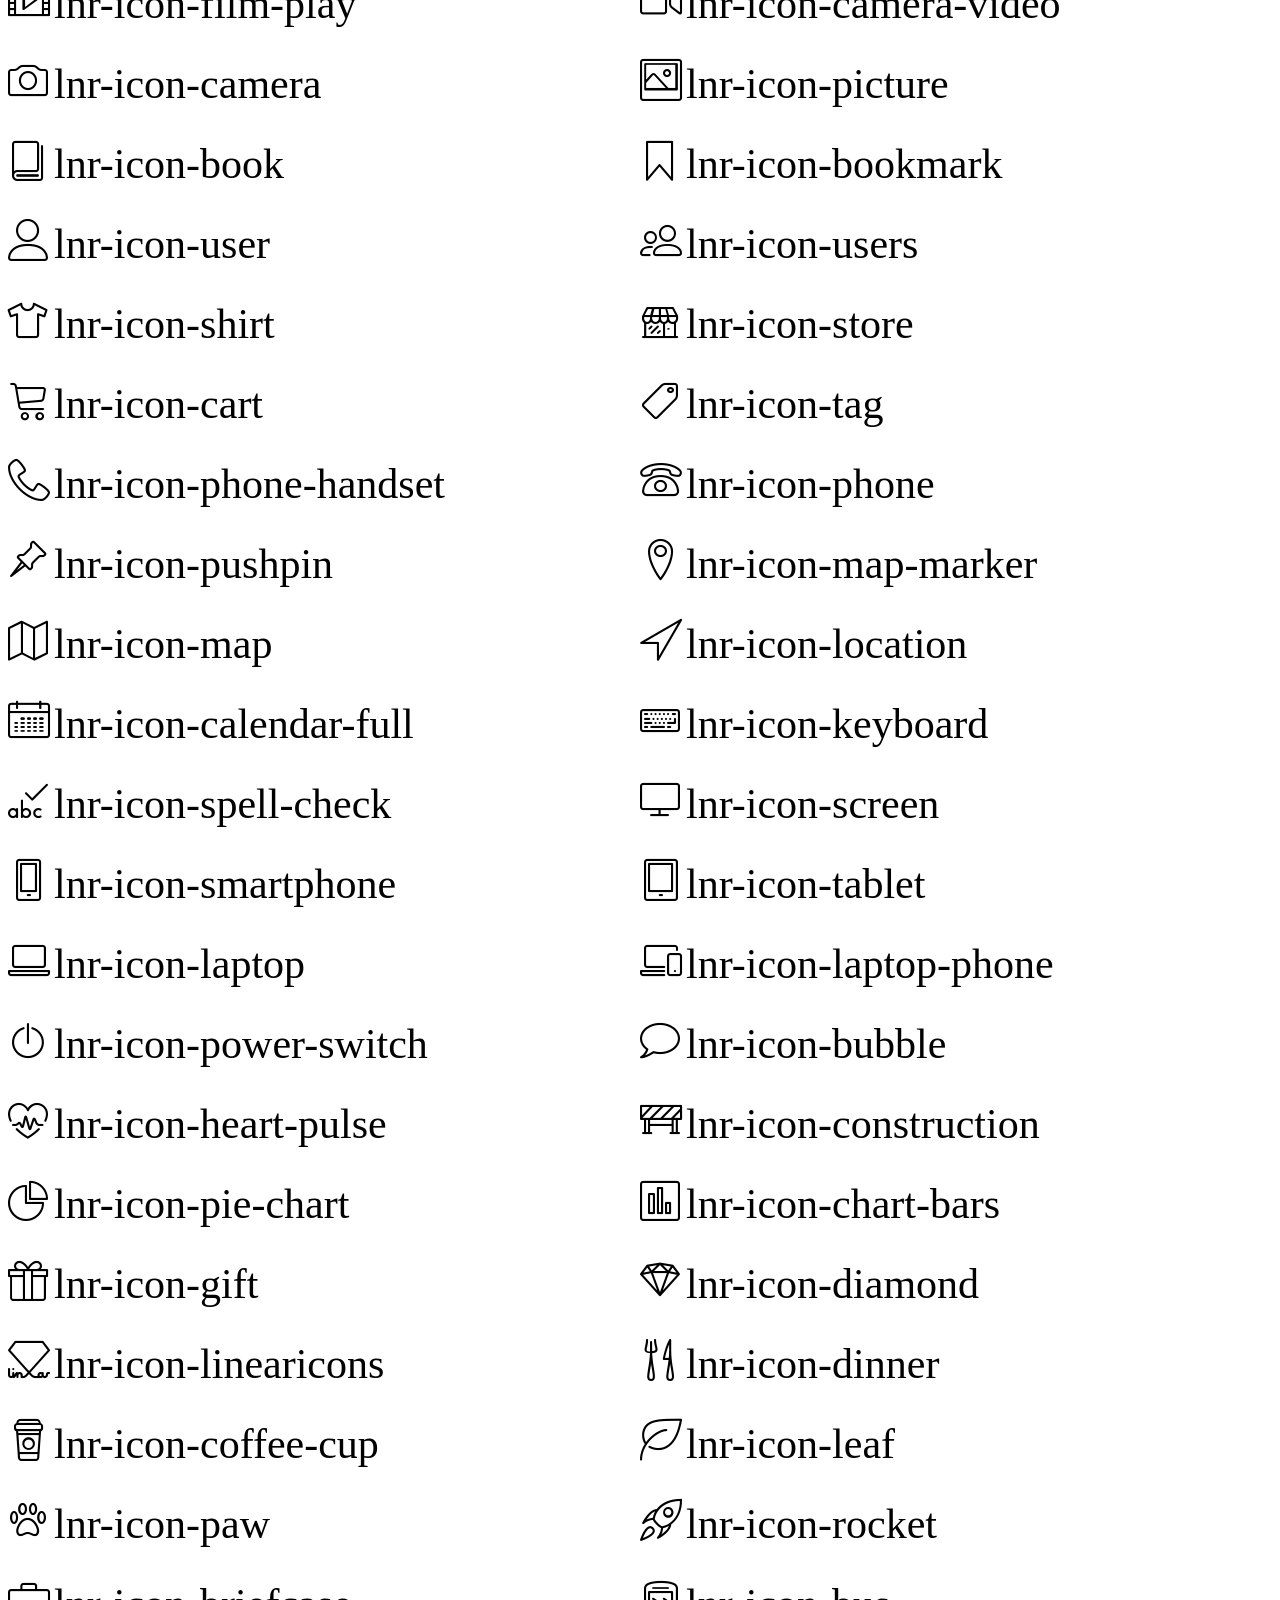
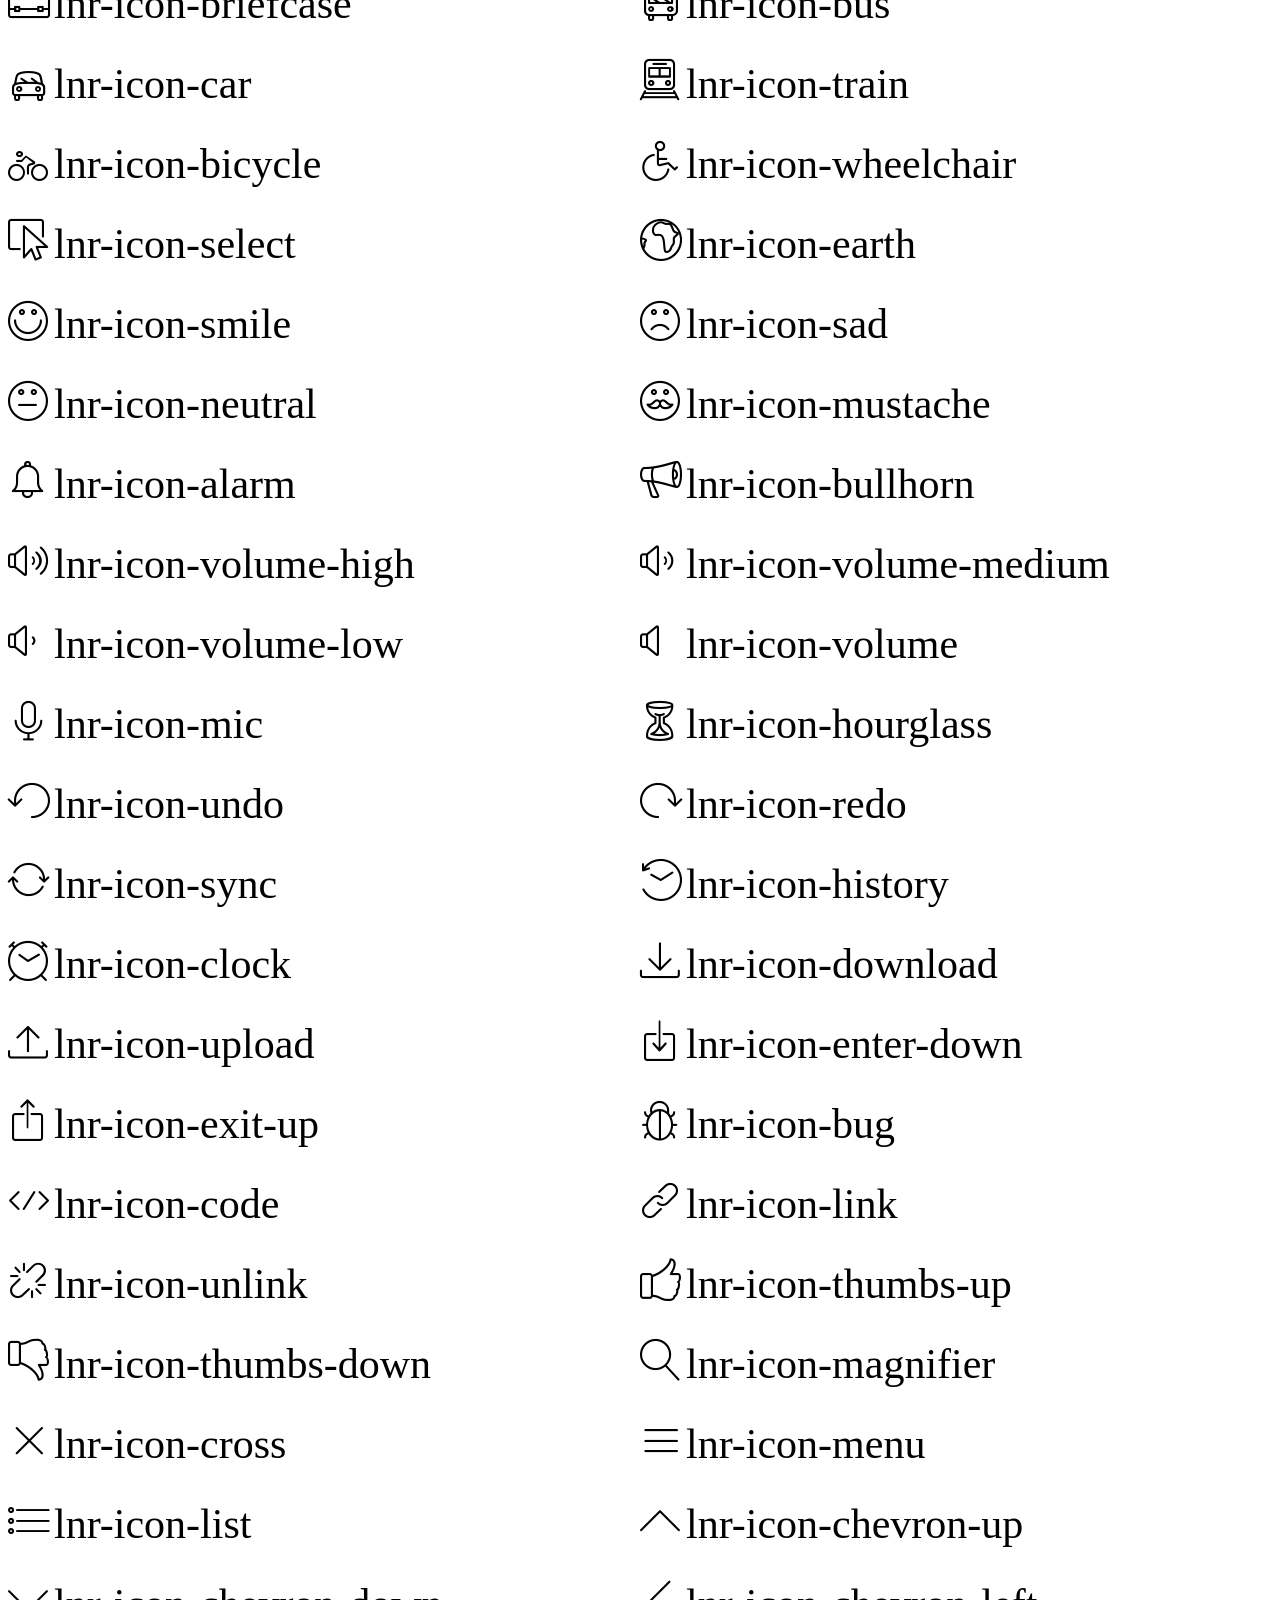
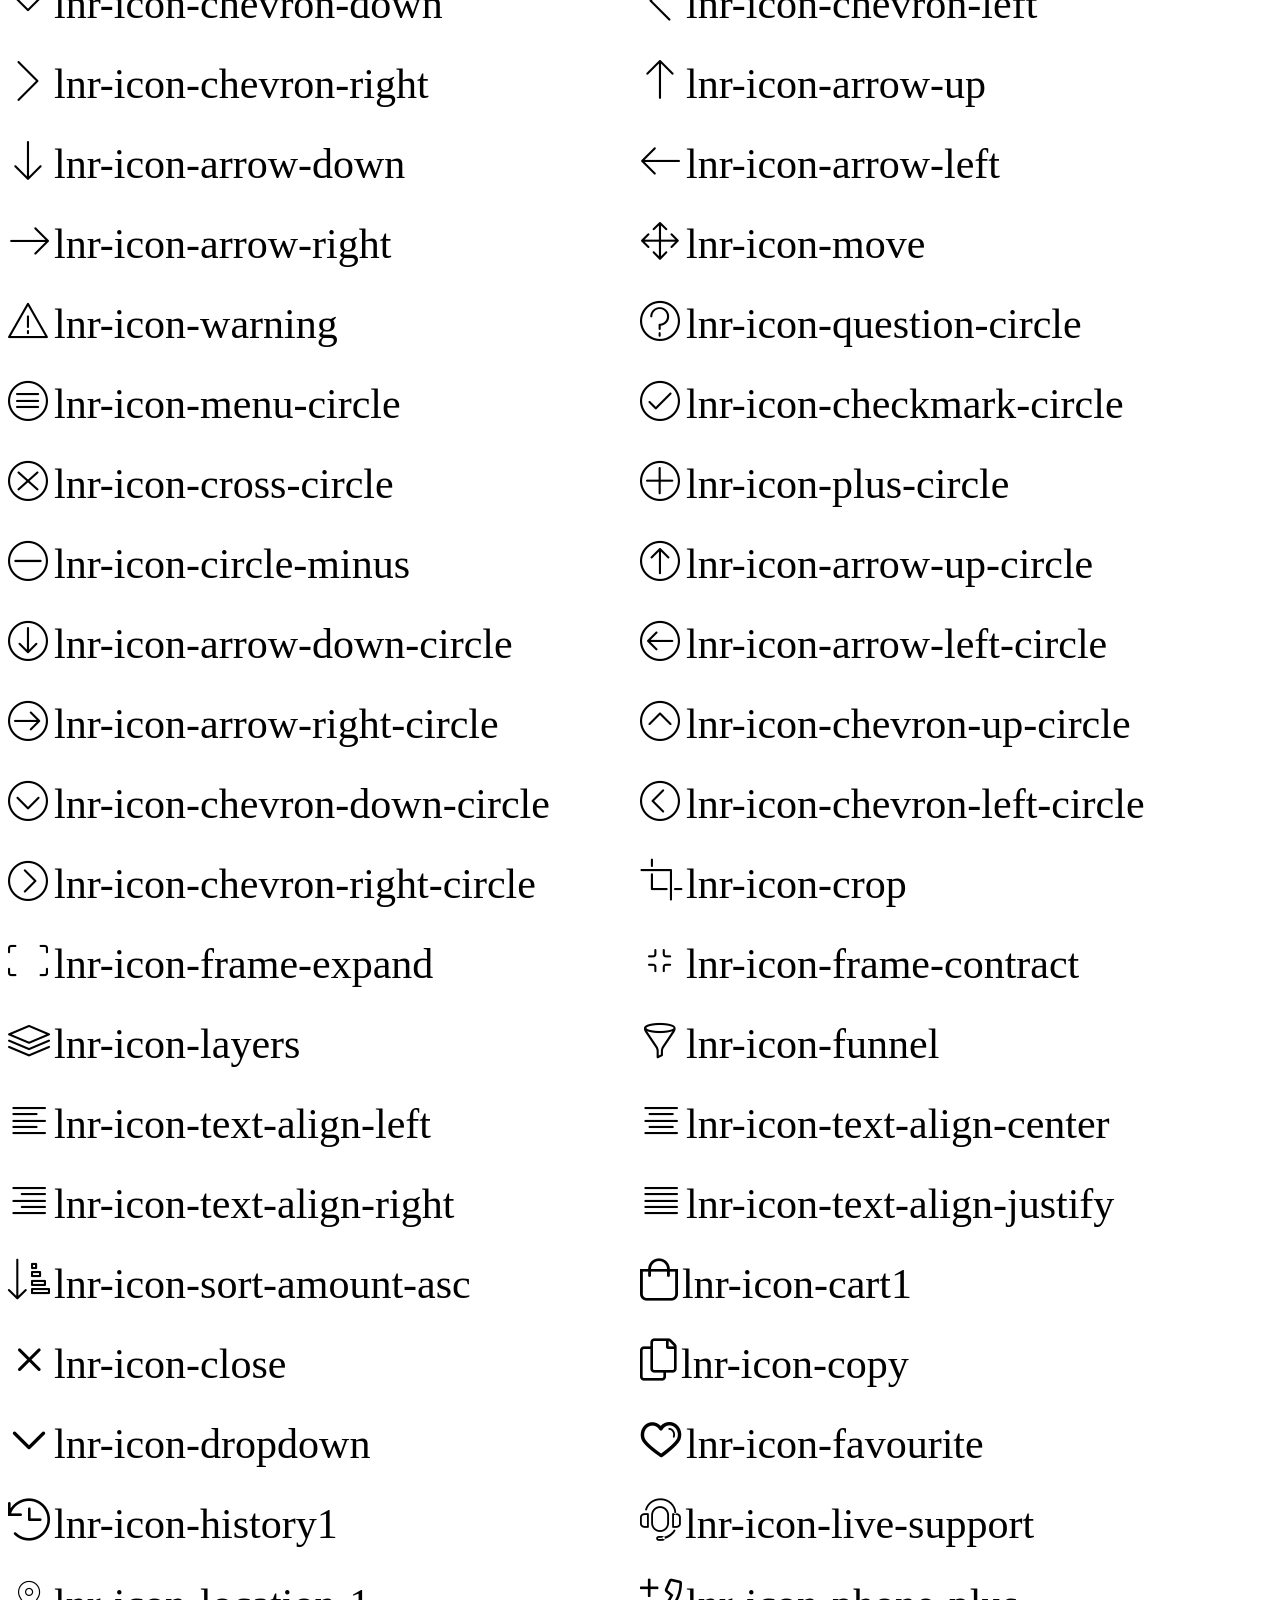
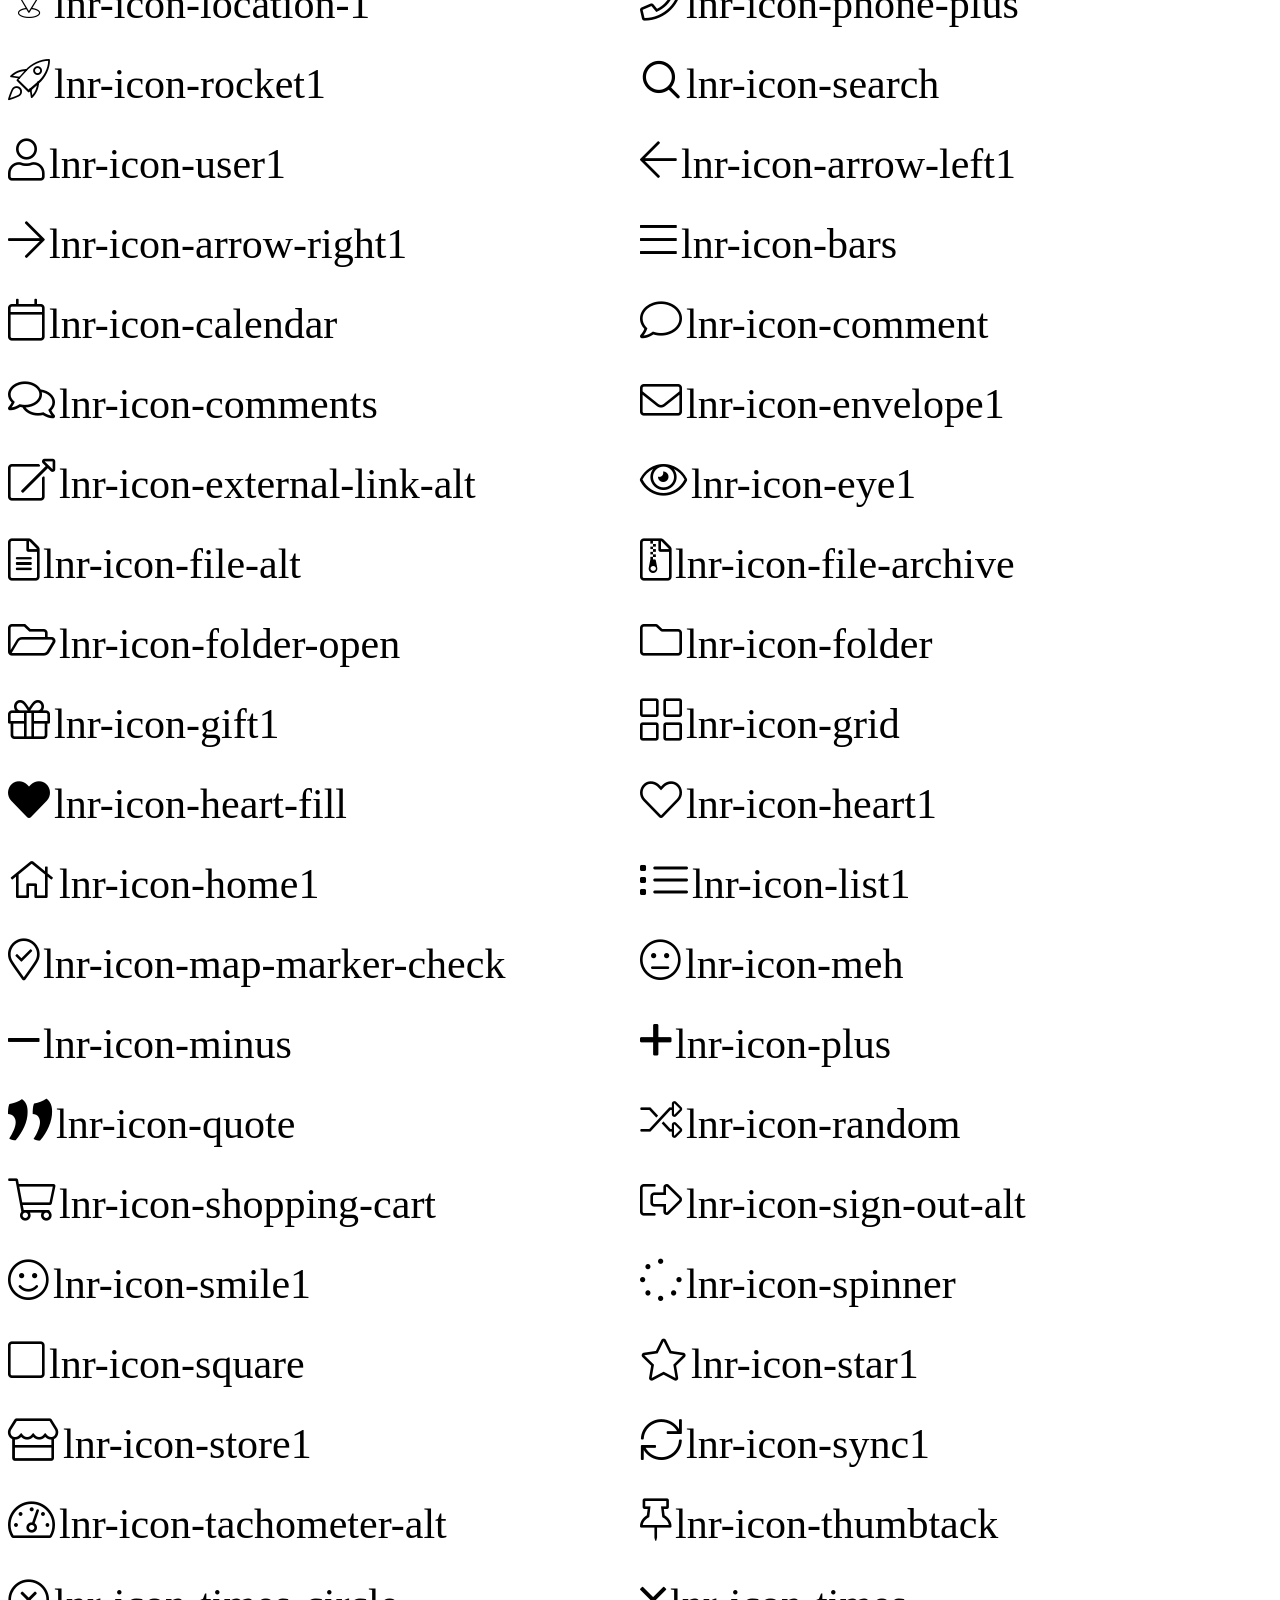
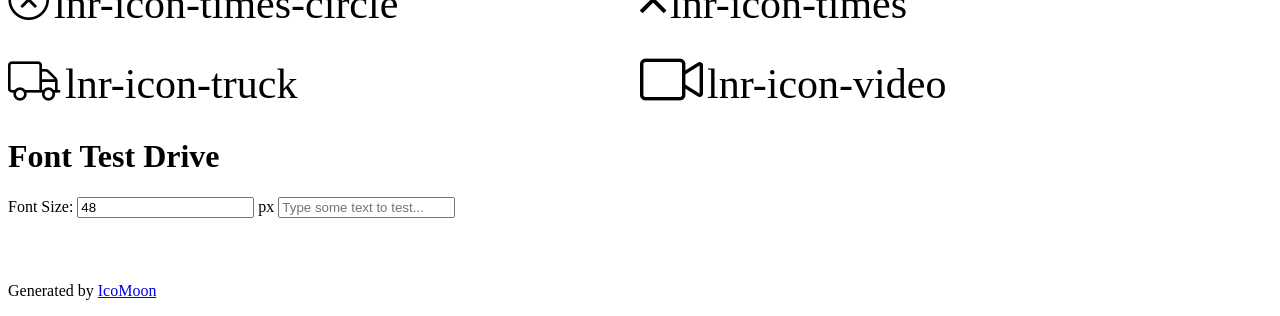
<file: fonts/linear.html>
<!doctype html>
<html>
<head>
    <meta charset="utf-8">
    <title>IcoMoon Demo</title>
    <meta name="description" content="An Icon Font Generated By IcoMoon.io">
    <meta name="viewport" content="width=device-width, initial-scale=1">
    <link rel="stylesheet" href="../css/linear.css">

    <style type="text/css">
        .glyph{
            float: left;
            width: 45%;
            margin-right: 5%;
            margin-bottom: 30px;
        }

        .glyph .pbs span{
            font-size: 42px;
        }

        .glyph .fs0,
        .glyph fieldset{
            display: none;
        }
    </style>
</head>

<body>
    <div class="bgc1 clearfix">
        <h1 class="mhmm mvm"><span class="fgc1">Font Name:</span> linearicons-free <small class="fgc1">(Glyphs:&nbsp;200)</small></h1>
    </div>
    <div class="clearfix mhl ptl">
        <h1 class="mvm mtn fgc1">Grid Size: Unknown</h1>
        <div class="glyph fs1">
            <div class="clearfix bshadow0 pbs">
                <span class="lnr-icon-home"></span>
                <span class="mls"> lnr-icon-home</span>
            </div>
            <fieldset class="fs0 size1of1 clearfix hidden-false">
                <input type="text" readonly value="e800" class="unit size1of2" />
                <input type="text" maxlength="1" readonly value="&#xe800;" class="unitRight size1of2 talign-right" />
            </fieldset>
            <div class="fs0 bshadow0 clearfix hidden-true">
                <span class="unit pvs fgc1">liga: </span>
                <input type="text" readonly value="" class="liga unitRight" />
            </div>
        </div>
        <div class="glyph fs1">
            <div class="clearfix bshadow0 pbs">
                <span class="lnr-icon-apartment"></span>
                <span class="mls"> lnr-icon-apartment</span>
            </div>
            <fieldset class="fs0 size1of1 clearfix hidden-false">
                <input type="text" readonly value="e801" class="unit size1of2" />
                <input type="text" maxlength="1" readonly value="&#xe801;" class="unitRight size1of2 talign-right" />
            </fieldset>
            <div class="fs0 bshadow0 clearfix hidden-true">
                <span class="unit pvs fgc1">liga: </span>
                <input type="text" readonly value="" class="liga unitRight" />
            </div>
        </div>
        <div class="glyph fs1">
            <div class="clearfix bshadow0 pbs">
                <span class="lnr-icon-pencil"></span>
                <span class="mls"> lnr-icon-pencil</span>
            </div>
            <fieldset class="fs0 size1of1 clearfix hidden-false">
                <input type="text" readonly value="e802" class="unit size1of2" />
                <input type="text" maxlength="1" readonly value="&#xe802;" class="unitRight size1of2 talign-right" />
            </fieldset>
            <div class="fs0 bshadow0 clearfix hidden-true">
                <span class="unit pvs fgc1">liga: </span>
                <input type="text" readonly value="" class="liga unitRight" />
            </div>
        </div>
        <div class="glyph fs1">
            <div class="clearfix bshadow0 pbs">
                <span class="lnr-icon-magic-wand"></span>
                <span class="mls"> lnr-icon-magic-wand</span>
            </div>
            <fieldset class="fs0 size1of1 clearfix hidden-false">
                <input type="text" readonly value="e803" class="unit size1of2" />
                <input type="text" maxlength="1" readonly value="&#xe803;" class="unitRight size1of2 talign-right" />
            </fieldset>
            <div class="fs0 bshadow0 clearfix hidden-true">
                <span class="unit pvs fgc1">liga: </span>
                <input type="text" readonly value="" class="liga unitRight" />
            </div>
        </div>
        <div class="glyph fs1">
            <div class="clearfix bshadow0 pbs">
                <span class="lnr-icon-drop"></span>
                <span class="mls"> lnr-icon-drop</span>
            </div>
            <fieldset class="fs0 size1of1 clearfix hidden-false">
                <input type="text" readonly value="e804" class="unit size1of2" />
                <input type="text" maxlength="1" readonly value="&#xe804;" class="unitRight size1of2 talign-right" />
            </fieldset>
            <div class="fs0 bshadow0 clearfix hidden-true">
                <span class="unit pvs fgc1">liga: </span>
                <input type="text" readonly value="" class="liga unitRight" />
            </div>
        </div>
        <div class="glyph fs1">
            <div class="clearfix bshadow0 pbs">
                <span class="lnr-icon-lighter"></span>
                <span class="mls"> lnr-icon-lighter</span>
            </div>
            <fieldset class="fs0 size1of1 clearfix hidden-false">
                <input type="text" readonly value="e805" class="unit size1of2" />
                <input type="text" maxlength="1" readonly value="&#xe805;" class="unitRight size1of2 talign-right" />
            </fieldset>
            <div class="fs0 bshadow0 clearfix hidden-true">
                <span class="unit pvs fgc1">liga: </span>
                <input type="text" readonly value="" class="liga unitRight" />
            </div>
        </div>
        <div class="glyph fs1">
            <div class="clearfix bshadow0 pbs">
                <span class="lnr-icon-poop"></span>
                <span class="mls"> lnr-icon-poop</span>
            </div>
            <fieldset class="fs0 size1of1 clearfix hidden-false">
                <input type="text" readonly value="e806" class="unit size1of2" />
                <input type="text" maxlength="1" readonly value="&#xe806;" class="unitRight size1of2 talign-right" />
            </fieldset>
            <div class="fs0 bshadow0 clearfix hidden-true">
                <span class="unit pvs fgc1">liga: </span>
                <input type="text" readonly value="" class="liga unitRight" />
            </div>
        </div>
        <div class="glyph fs1">
            <div class="clearfix bshadow0 pbs">
                <span class="lnr-icon-sun"></span>
                <span class="mls"> lnr-icon-sun</span>
            </div>
            <fieldset class="fs0 size1of1 clearfix hidden-false">
                <input type="text" readonly value="e807" class="unit size1of2" />
                <input type="text" maxlength="1" readonly value="&#xe807;" class="unitRight size1of2 talign-right" />
            </fieldset>
            <div class="fs0 bshadow0 clearfix hidden-true">
                <span class="unit pvs fgc1">liga: </span>
                <input type="text" readonly value="" class="liga unitRight" />
            </div>
        </div>
        <div class="glyph fs1">
            <div class="clearfix bshadow0 pbs">
                <span class="lnr-icon-moon"></span>
                <span class="mls"> lnr-icon-moon</span>
            </div>
            <fieldset class="fs0 size1of1 clearfix hidden-false">
                <input type="text" readonly value="e808" class="unit size1of2" />
                <input type="text" maxlength="1" readonly value="&#xe808;" class="unitRight size1of2 talign-right" />
            </fieldset>
            <div class="fs0 bshadow0 clearfix hidden-true">
                <span class="unit pvs fgc1">liga: </span>
                <input type="text" readonly value="" class="liga unitRight" />
            </div>
        </div>
        <div class="glyph fs1">
            <div class="clearfix bshadow0 pbs">
                <span class="lnr-icon-cloud"></span>
                <span class="mls"> lnr-icon-cloud</span>
            </div>
            <fieldset class="fs0 size1of1 clearfix hidden-false">
                <input type="text" readonly value="e809" class="unit size1of2" />
                <input type="text" maxlength="1" readonly value="&#xe809;" class="unitRight size1of2 talign-right" />
            </fieldset>
            <div class="fs0 bshadow0 clearfix hidden-true">
                <span class="unit pvs fgc1">liga: </span>
                <input type="text" readonly value="" class="liga unitRight" />
            </div>
        </div>
        <div class="glyph fs1">
            <div class="clearfix bshadow0 pbs">
                <span class="lnr-icon-cloud-upload"></span>
                <span class="mls"> lnr-icon-cloud-upload</span>
            </div>
            <fieldset class="fs0 size1of1 clearfix hidden-false">
                <input type="text" readonly value="e80a" class="unit size1of2" />
                <input type="text" maxlength="1" readonly value="&#xe80a;" class="unitRight size1of2 talign-right" />
            </fieldset>
            <div class="fs0 bshadow0 clearfix hidden-true">
                <span class="unit pvs fgc1">liga: </span>
                <input type="text" readonly value="" class="liga unitRight" />
            </div>
        </div>
        <div class="glyph fs1">
            <div class="clearfix bshadow0 pbs">
                <span class="lnr-icon-cloud-download"></span>
                <span class="mls"> lnr-icon-cloud-download</span>
            </div>
            <fieldset class="fs0 size1of1 clearfix hidden-false">
                <input type="text" readonly value="e80b" class="unit size1of2" />
                <input type="text" maxlength="1" readonly value="&#xe80b;" class="unitRight size1of2 talign-right" />
            </fieldset>
            <div class="fs0 bshadow0 clearfix hidden-true">
                <span class="unit pvs fgc1">liga: </span>
                <input type="text" readonly value="" class="liga unitRight" />
            </div>
        </div>
        <div class="glyph fs1">
            <div class="clearfix bshadow0 pbs">
                <span class="lnr-icon-cloud-sync"></span>
                <span class="mls"> lnr-icon-cloud-sync</span>
            </div>
            <fieldset class="fs0 size1of1 clearfix hidden-false">
                <input type="text" readonly value="e80c" class="unit size1of2" />
                <input type="text" maxlength="1" readonly value="&#xe80c;" class="unitRight size1of2 talign-right" />
            </fieldset>
            <div class="fs0 bshadow0 clearfix hidden-true">
                <span class="unit pvs fgc1">liga: </span>
                <input type="text" readonly value="" class="liga unitRight" />
            </div>
        </div>
        <div class="glyph fs1">
            <div class="clearfix bshadow0 pbs">
                <span class="lnr-icon-cloud-check"></span>
                <span class="mls"> lnr-icon-cloud-check</span>
            </div>
            <fieldset class="fs0 size1of1 clearfix hidden-false">
                <input type="text" readonly value="e80d" class="unit size1of2" />
                <input type="text" maxlength="1" readonly value="&#xe80d;" class="unitRight size1of2 talign-right" />
            </fieldset>
            <div class="fs0 bshadow0 clearfix hidden-true">
                <span class="unit pvs fgc1">liga: </span>
                <input type="text" readonly value="" class="liga unitRight" />
            </div>
        </div>
        <div class="glyph fs1">
            <div class="clearfix bshadow0 pbs">
                <span class="lnr-icon-database"></span>
                <span class="mls"> lnr-icon-database</span>
            </div>
            <fieldset class="fs0 size1of1 clearfix hidden-false">
                <input type="text" readonly value="e80e" class="unit size1of2" />
                <input type="text" maxlength="1" readonly value="&#xe80e;" class="unitRight size1of2 talign-right" />
            </fieldset>
            <div class="fs0 bshadow0 clearfix hidden-true">
                <span class="unit pvs fgc1">liga: </span>
                <input type="text" readonly value="" class="liga unitRight" />
            </div>
        </div>
        <div class="glyph fs1">
            <div class="clearfix bshadow0 pbs">
                <span class="lnr-icon-lock"></span>
                <span class="mls"> lnr-icon-lock</span>
            </div>
            <fieldset class="fs0 size1of1 clearfix hidden-false">
                <input type="text" readonly value="e80f" class="unit size1of2" />
                <input type="text" maxlength="1" readonly value="&#xe80f;" class="unitRight size1of2 talign-right" />
            </fieldset>
            <div class="fs0 bshadow0 clearfix hidden-true">
                <span class="unit pvs fgc1">liga: </span>
                <input type="text" readonly value="" class="liga unitRight" />
            </div>
        </div>
        <div class="glyph fs1">
            <div class="clearfix bshadow0 pbs">
                <span class="lnr-icon-cog"></span>
                <span class="mls"> lnr-icon-cog</span>
            </div>
            <fieldset class="fs0 size1of1 clearfix hidden-false">
                <input type="text" readonly value="e810" class="unit size1of2" />
                <input type="text" maxlength="1" readonly value="&#xe810;" class="unitRight size1of2 talign-right" />
            </fieldset>
            <div class="fs0 bshadow0 clearfix hidden-true">
                <span class="unit pvs fgc1">liga: </span>
                <input type="text" readonly value="" class="liga unitRight" />
            </div>
        </div>
        <div class="glyph fs1">
            <div class="clearfix bshadow0 pbs">
                <span class="lnr-icon-trash"></span>
                <span class="mls"> lnr-icon-trash</span>
            </div>
            <fieldset class="fs0 size1of1 clearfix hidden-false">
                <input type="text" readonly value="e811" class="unit size1of2" />
                <input type="text" maxlength="1" readonly value="&#xe811;" class="unitRight size1of2 talign-right" />
            </fieldset>
            <div class="fs0 bshadow0 clearfix hidden-true">
                <span class="unit pvs fgc1">liga: </span>
                <input type="text" readonly value="" class="liga unitRight" />
            </div>
        </div>
        <div class="glyph fs1">
            <div class="clearfix bshadow0 pbs">
                <span class="lnr-icon-dice"></span>
                <span class="mls"> lnr-icon-dice</span>
            </div>
            <fieldset class="fs0 size1of1 clearfix hidden-false">
                <input type="text" readonly value="e812" class="unit size1of2" />
                <input type="text" maxlength="1" readonly value="&#xe812;" class="unitRight size1of2 talign-right" />
            </fieldset>
            <div class="fs0 bshadow0 clearfix hidden-true">
                <span class="unit pvs fgc1">liga: </span>
                <input type="text" readonly value="" class="liga unitRight" />
            </div>
        </div>
        <div class="glyph fs1">
            <div class="clearfix bshadow0 pbs">
                <span class="lnr-icon-heart"></span>
                <span class="mls"> lnr-icon-heart</span>
            </div>
            <fieldset class="fs0 size1of1 clearfix hidden-false">
                <input type="text" readonly value="e813" class="unit size1of2" />
                <input type="text" maxlength="1" readonly value="&#xe813;" class="unitRight size1of2 talign-right" />
            </fieldset>
            <div class="fs0 bshadow0 clearfix hidden-true">
                <span class="unit pvs fgc1">liga: </span>
                <input type="text" readonly value="" class="liga unitRight" />
            </div>
        </div>
        <div class="glyph fs1">
            <div class="clearfix bshadow0 pbs">
                <span class="lnr-icon-star"></span>
                <span class="mls"> lnr-icon-star</span>
            </div>
            <fieldset class="fs0 size1of1 clearfix hidden-false">
                <input type="text" readonly value="e814" class="unit size1of2" />
                <input type="text" maxlength="1" readonly value="&#xe814;" class="unitRight size1of2 talign-right" />
            </fieldset>
            <div class="fs0 bshadow0 clearfix hidden-true">
                <span class="unit pvs fgc1">liga: </span>
                <input type="text" readonly value="" class="liga unitRight" />
            </div>
        </div>
        <div class="glyph fs1">
            <div class="clearfix bshadow0 pbs">
                <span class="lnr-icon-star-half"></span>
                <span class="mls"> lnr-icon-star-half</span>
            </div>
            <fieldset class="fs0 size1of1 clearfix hidden-false">
                <input type="text" readonly value="e815" class="unit size1of2" />
                <input type="text" maxlength="1" readonly value="&#xe815;" class="unitRight size1of2 talign-right" />
            </fieldset>
            <div class="fs0 bshadow0 clearfix hidden-true">
                <span class="unit pvs fgc1">liga: </span>
                <input type="text" readonly value="" class="liga unitRight" />
            </div>
        </div>
        <div class="glyph fs1">
            <div class="clearfix bshadow0 pbs">
                <span class="lnr-icon-star-empty"></span>
                <span class="mls"> lnr-icon-star-empty</span>
            </div>
            <fieldset class="fs0 size1of1 clearfix hidden-false">
                <input type="text" readonly value="e816" class="unit size1of2" />
                <input type="text" maxlength="1" readonly value="&#xe816;" class="unitRight size1of2 talign-right" />
            </fieldset>
            <div class="fs0 bshadow0 clearfix hidden-true">
                <span class="unit pvs fgc1">liga: </span>
                <input type="text" readonly value="" class="liga unitRight" />
            </div>
        </div>
        <div class="glyph fs1">
            <div class="clearfix bshadow0 pbs">
                <span class="lnr-icon-flag"></span>
                <span class="mls"> lnr-icon-flag</span>
            </div>
            <fieldset class="fs0 size1of1 clearfix hidden-false">
                <input type="text" readonly value="e817" class="unit size1of2" />
                <input type="text" maxlength="1" readonly value="&#xe817;" class="unitRight size1of2 talign-right" />
            </fieldset>
            <div class="fs0 bshadow0 clearfix hidden-true">
                <span class="unit pvs fgc1">liga: </span>
                <input type="text" readonly value="" class="liga unitRight" />
            </div>
        </div>
        <div class="glyph fs1">
            <div class="clearfix bshadow0 pbs">
                <span class="lnr-icon-envelope"></span>
                <span class="mls"> lnr-icon-envelope</span>
            </div>
            <fieldset class="fs0 size1of1 clearfix hidden-false">
                <input type="text" readonly value="e818" class="unit size1of2" />
                <input type="text" maxlength="1" readonly value="&#xe818;" class="unitRight size1of2 talign-right" />
            </fieldset>
            <div class="fs0 bshadow0 clearfix hidden-true">
                <span class="unit pvs fgc1">liga: </span>
                <input type="text" readonly value="" class="liga unitRight" />
            </div>
        </div>
        <div class="glyph fs1">
            <div class="clearfix bshadow0 pbs">
                <span class="lnr-icon-paperclip"></span>
                <span class="mls"> lnr-icon-paperclip</span>
            </div>
            <fieldset class="fs0 size1of1 clearfix hidden-false">
                <input type="text" readonly value="e819" class="unit size1of2" />
                <input type="text" maxlength="1" readonly value="&#xe819;" class="unitRight size1of2 talign-right" />
            </fieldset>
            <div class="fs0 bshadow0 clearfix hidden-true">
                <span class="unit pvs fgc1">liga: </span>
                <input type="text" readonly value="" class="liga unitRight" />
            </div>
        </div>
        <div class="glyph fs1">
            <div class="clearfix bshadow0 pbs">
                <span class="lnr-icon-inbox"></span>
                <span class="mls"> lnr-icon-inbox</span>
            </div>
            <fieldset class="fs0 size1of1 clearfix hidden-false">
                <input type="text" readonly value="e81a" class="unit size1of2" />
                <input type="text" maxlength="1" readonly value="&#xe81a;" class="unitRight size1of2 talign-right" />
            </fieldset>
            <div class="fs0 bshadow0 clearfix hidden-true">
                <span class="unit pvs fgc1">liga: </span>
                <input type="text" readonly value="" class="liga unitRight" />
            </div>
        </div>
        <div class="glyph fs1">
            <div class="clearfix bshadow0 pbs">
                <span class="lnr-icon-eye"></span>
                <span class="mls"> lnr-icon-eye</span>
            </div>
            <fieldset class="fs0 size1of1 clearfix hidden-false">
                <input type="text" readonly value="e81b" class="unit size1of2" />
                <input type="text" maxlength="1" readonly value="&#xe81b;" class="unitRight size1of2 talign-right" />
            </fieldset>
            <div class="fs0 bshadow0 clearfix hidden-true">
                <span class="unit pvs fgc1">liga: </span>
                <input type="text" readonly value="" class="liga unitRight" />
            </div>
        </div>
        <div class="glyph fs1">
            <div class="clearfix bshadow0 pbs">
                <span class="lnr-icon-printer"></span>
                <span class="mls"> lnr-icon-printer</span>
            </div>
            <fieldset class="fs0 size1of1 clearfix hidden-false">
                <input type="text" readonly value="e81c" class="unit size1of2" />
                <input type="text" maxlength="1" readonly value="&#xe81c;" class="unitRight size1of2 talign-right" />
            </fieldset>
            <div class="fs0 bshadow0 clearfix hidden-true">
                <span class="unit pvs fgc1">liga: </span>
                <input type="text" readonly value="" class="liga unitRight" />
            </div>
        </div>
        <div class="glyph fs1">
            <div class="clearfix bshadow0 pbs">
                <span class="lnr-icon-file-empty"></span>
                <span class="mls"> lnr-icon-file-empty</span>
            </div>
            <fieldset class="fs0 size1of1 clearfix hidden-false">
                <input type="text" readonly value="e81d" class="unit size1of2" />
                <input type="text" maxlength="1" readonly value="&#xe81d;" class="unitRight size1of2 talign-right" />
            </fieldset>
            <div class="fs0 bshadow0 clearfix hidden-true">
                <span class="unit pvs fgc1">liga: </span>
                <input type="text" readonly value="" class="liga unitRight" />
            </div>
        </div>
        <div class="glyph fs1">
            <div class="clearfix bshadow0 pbs">
                <span class="lnr-icon-file-add"></span>
                <span class="mls"> lnr-icon-file-add</span>
            </div>
            <fieldset class="fs0 size1of1 clearfix hidden-false">
                <input type="text" readonly value="e81e" class="unit size1of2" />
                <input type="text" maxlength="1" readonly value="&#xe81e;" class="unitRight size1of2 talign-right" />
            </fieldset>
            <div class="fs0 bshadow0 clearfix hidden-true">
                <span class="unit pvs fgc1">liga: </span>
                <input type="text" readonly value="" class="liga unitRight" />
            </div>
        </div>
        <div class="glyph fs1">
            <div class="clearfix bshadow0 pbs">
                <span class="lnr-icon-enter"></span>
                <span class="mls"> lnr-icon-enter</span>
            </div>
            <fieldset class="fs0 size1of1 clearfix hidden-false">
                <input type="text" readonly value="e81f" class="unit size1of2" />
                <input type="text" maxlength="1" readonly value="&#xe81f;" class="unitRight size1of2 talign-right" />
            </fieldset>
            <div class="fs0 bshadow0 clearfix hidden-true">
                <span class="unit pvs fgc1">liga: </span>
                <input type="text" readonly value="" class="liga unitRight" />
            </div>
        </div>
        <div class="glyph fs1">
            <div class="clearfix bshadow0 pbs">
                <span class="lnr-icon-exit"></span>
                <span class="mls"> lnr-icon-exit</span>
            </div>
            <fieldset class="fs0 size1of1 clearfix hidden-false">
                <input type="text" readonly value="e820" class="unit size1of2" />
                <input type="text" maxlength="1" readonly value="&#xe820;" class="unitRight size1of2 talign-right" />
            </fieldset>
            <div class="fs0 bshadow0 clearfix hidden-true">
                <span class="unit pvs fgc1">liga: </span>
                <input type="text" readonly value="" class="liga unitRight" />
            </div>
        </div>
        <div class="glyph fs1">
            <div class="clearfix bshadow0 pbs">
                <span class="lnr-icon-graduation-hat"></span>
                <span class="mls"> lnr-icon-graduation-hat</span>
            </div>
            <fieldset class="fs0 size1of1 clearfix hidden-false">
                <input type="text" readonly value="e821" class="unit size1of2" />
                <input type="text" maxlength="1" readonly value="&#xe821;" class="unitRight size1of2 talign-right" />
            </fieldset>
            <div class="fs0 bshadow0 clearfix hidden-true">
                <span class="unit pvs fgc1">liga: </span>
                <input type="text" readonly value="" class="liga unitRight" />
            </div>
        </div>
        <div class="glyph fs1">
            <div class="clearfix bshadow0 pbs">
                <span class="lnr-icon-license"></span>
                <span class="mls"> lnr-icon-license</span>
            </div>
            <fieldset class="fs0 size1of1 clearfix hidden-false">
                <input type="text" readonly value="e822" class="unit size1of2" />
                <input type="text" maxlength="1" readonly value="&#xe822;" class="unitRight size1of2 talign-right" />
            </fieldset>
            <div class="fs0 bshadow0 clearfix hidden-true">
                <span class="unit pvs fgc1">liga: </span>
                <input type="text" readonly value="" class="liga unitRight" />
            </div>
        </div>
        <div class="glyph fs1">
            <div class="clearfix bshadow0 pbs">
                <span class="lnr-icon-music-note"></span>
                <span class="mls"> lnr-icon-music-note</span>
            </div>
            <fieldset class="fs0 size1of1 clearfix hidden-false">
                <input type="text" readonly value="e823" class="unit size1of2" />
                <input type="text" maxlength="1" readonly value="&#xe823;" class="unitRight size1of2 talign-right" />
            </fieldset>
            <div class="fs0 bshadow0 clearfix hidden-true">
                <span class="unit pvs fgc1">liga: </span>
                <input type="text" readonly value="" class="liga unitRight" />
            </div>
        </div>
        <div class="glyph fs1">
            <div class="clearfix bshadow0 pbs">
                <span class="lnr-icon-film-play"></span>
                <span class="mls"> lnr-icon-film-play</span>
            </div>
            <fieldset class="fs0 size1of1 clearfix hidden-false">
                <input type="text" readonly value="e824" class="unit size1of2" />
                <input type="text" maxlength="1" readonly value="&#xe824;" class="unitRight size1of2 talign-right" />
            </fieldset>
            <div class="fs0 bshadow0 clearfix hidden-true">
                <span class="unit pvs fgc1">liga: </span>
                <input type="text" readonly value="" class="liga unitRight" />
            </div>
        </div>
        <div class="glyph fs1">
            <div class="clearfix bshadow0 pbs">
                <span class="lnr-icon-camera-video"></span>
                <span class="mls"> lnr-icon-camera-video</span>
            </div>
            <fieldset class="fs0 size1of1 clearfix hidden-false">
                <input type="text" readonly value="e825" class="unit size1of2" />
                <input type="text" maxlength="1" readonly value="&#xe825;" class="unitRight size1of2 talign-right" />
            </fieldset>
            <div class="fs0 bshadow0 clearfix hidden-true">
                <span class="unit pvs fgc1">liga: </span>
                <input type="text" readonly value="" class="liga unitRight" />
            </div>
        </div>
        <div class="glyph fs1">
            <div class="clearfix bshadow0 pbs">
                <span class="lnr-icon-camera"></span>
                <span class="mls"> lnr-icon-camera</span>
            </div>
            <fieldset class="fs0 size1of1 clearfix hidden-false">
                <input type="text" readonly value="e826" class="unit size1of2" />
                <input type="text" maxlength="1" readonly value="&#xe826;" class="unitRight size1of2 talign-right" />
            </fieldset>
            <div class="fs0 bshadow0 clearfix hidden-true">
                <span class="unit pvs fgc1">liga: </span>
                <input type="text" readonly value="" class="liga unitRight" />
            </div>
        </div>
        <div class="glyph fs1">
            <div class="clearfix bshadow0 pbs">
                <span class="lnr-icon-picture"></span>
                <span class="mls"> lnr-icon-picture</span>
            </div>
            <fieldset class="fs0 size1of1 clearfix hidden-false">
                <input type="text" readonly value="e827" class="unit size1of2" />
                <input type="text" maxlength="1" readonly value="&#xe827;" class="unitRight size1of2 talign-right" />
            </fieldset>
            <div class="fs0 bshadow0 clearfix hidden-true">
                <span class="unit pvs fgc1">liga: </span>
                <input type="text" readonly value="" class="liga unitRight" />
            </div>
        </div>
        <div class="glyph fs1">
            <div class="clearfix bshadow0 pbs">
                <span class="lnr-icon-book"></span>
                <span class="mls"> lnr-icon-book</span>
            </div>
            <fieldset class="fs0 size1of1 clearfix hidden-false">
                <input type="text" readonly value="e828" class="unit size1of2" />
                <input type="text" maxlength="1" readonly value="&#xe828;" class="unitRight size1of2 talign-right" />
            </fieldset>
            <div class="fs0 bshadow0 clearfix hidden-true">
                <span class="unit pvs fgc1">liga: </span>
                <input type="text" readonly value="" class="liga unitRight" />
            </div>
        </div>
        <div class="glyph fs1">
            <div class="clearfix bshadow0 pbs">
                <span class="lnr-icon-bookmark"></span>
                <span class="mls"> lnr-icon-bookmark</span>
            </div>
            <fieldset class="fs0 size1of1 clearfix hidden-false">
                <input type="text" readonly value="e829" class="unit size1of2" />
                <input type="text" maxlength="1" readonly value="&#xe829;" class="unitRight size1of2 talign-right" />
            </fieldset>
            <div class="fs0 bshadow0 clearfix hidden-true">
                <span class="unit pvs fgc1">liga: </span>
                <input type="text" readonly value="" class="liga unitRight" />
            </div>
        </div>
        <div class="glyph fs1">
            <div class="clearfix bshadow0 pbs">
                <span class="lnr-icon-user"></span>
                <span class="mls"> lnr-icon-user</span>
            </div>
            <fieldset class="fs0 size1of1 clearfix hidden-false">
                <input type="text" readonly value="e82a" class="unit size1of2" />
                <input type="text" maxlength="1" readonly value="&#xe82a;" class="unitRight size1of2 talign-right" />
            </fieldset>
            <div class="fs0 bshadow0 clearfix hidden-true">
                <span class="unit pvs fgc1">liga: </span>
                <input type="text" readonly value="" class="liga unitRight" />
            </div>
        </div>
        <div class="glyph fs1">
            <div class="clearfix bshadow0 pbs">
                <span class="lnr-icon-users"></span>
                <span class="mls"> lnr-icon-users</span>
            </div>
            <fieldset class="fs0 size1of1 clearfix hidden-false">
                <input type="text" readonly value="e82b" class="unit size1of2" />
                <input type="text" maxlength="1" readonly value="&#xe82b;" class="unitRight size1of2 talign-right" />
            </fieldset>
            <div class="fs0 bshadow0 clearfix hidden-true">
                <span class="unit pvs fgc1">liga: </span>
                <input type="text" readonly value="" class="liga unitRight" />
            </div>
        </div>
        <div class="glyph fs1">
            <div class="clearfix bshadow0 pbs">
                <span class="lnr-icon-shirt"></span>
                <span class="mls"> lnr-icon-shirt</span>
            </div>
            <fieldset class="fs0 size1of1 clearfix hidden-false">
                <input type="text" readonly value="e82c" class="unit size1of2" />
                <input type="text" maxlength="1" readonly value="&#xe82c;" class="unitRight size1of2 talign-right" />
            </fieldset>
            <div class="fs0 bshadow0 clearfix hidden-true">
                <span class="unit pvs fgc1">liga: </span>
                <input type="text" readonly value="" class="liga unitRight" />
            </div>
        </div>
        <div class="glyph fs1">
            <div class="clearfix bshadow0 pbs">
                <span class="lnr-icon-store"></span>
                <span class="mls"> lnr-icon-store</span>
            </div>
            <fieldset class="fs0 size1of1 clearfix hidden-false">
                <input type="text" readonly value="e82d" class="unit size1of2" />
                <input type="text" maxlength="1" readonly value="&#xe82d;" class="unitRight size1of2 talign-right" />
            </fieldset>
            <div class="fs0 bshadow0 clearfix hidden-true">
                <span class="unit pvs fgc1">liga: </span>
                <input type="text" readonly value="" class="liga unitRight" />
            </div>
        </div>
        <div class="glyph fs1">
            <div class="clearfix bshadow0 pbs">
                <span class="lnr-icon-cart"></span>
                <span class="mls"> lnr-icon-cart</span>
            </div>
            <fieldset class="fs0 size1of1 clearfix hidden-false">
                <input type="text" readonly value="e82e" class="unit size1of2" />
                <input type="text" maxlength="1" readonly value="&#xe82e;" class="unitRight size1of2 talign-right" />
            </fieldset>
            <div class="fs0 bshadow0 clearfix hidden-true">
                <span class="unit pvs fgc1">liga: </span>
                <input type="text" readonly value="" class="liga unitRight" />
            </div>
        </div>
        <div class="glyph fs1">
            <div class="clearfix bshadow0 pbs">
                <span class="lnr-icon-tag"></span>
                <span class="mls"> lnr-icon-tag</span>
            </div>
            <fieldset class="fs0 size1of1 clearfix hidden-false">
                <input type="text" readonly value="e82f" class="unit size1of2" />
                <input type="text" maxlength="1" readonly value="&#xe82f;" class="unitRight size1of2 talign-right" />
            </fieldset>
            <div class="fs0 bshadow0 clearfix hidden-true">
                <span class="unit pvs fgc1">liga: </span>
                <input type="text" readonly value="" class="liga unitRight" />
            </div>
        </div>
        <div class="glyph fs1">
            <div class="clearfix bshadow0 pbs">
                <span class="lnr-icon-phone-handset"></span>
                <span class="mls"> lnr-icon-phone-handset</span>
            </div>
            <fieldset class="fs0 size1of1 clearfix hidden-false">
                <input type="text" readonly value="e830" class="unit size1of2" />
                <input type="text" maxlength="1" readonly value="&#xe830;" class="unitRight size1of2 talign-right" />
            </fieldset>
            <div class="fs0 bshadow0 clearfix hidden-true">
                <span class="unit pvs fgc1">liga: </span>
                <input type="text" readonly value="" class="liga unitRight" />
            </div>
        </div>
        <div class="glyph fs1">
            <div class="clearfix bshadow0 pbs">
                <span class="lnr-icon-phone"></span>
                <span class="mls"> lnr-icon-phone</span>
            </div>
            <fieldset class="fs0 size1of1 clearfix hidden-false">
                <input type="text" readonly value="e831" class="unit size1of2" />
                <input type="text" maxlength="1" readonly value="&#xe831;" class="unitRight size1of2 talign-right" />
            </fieldset>
            <div class="fs0 bshadow0 clearfix hidden-true">
                <span class="unit pvs fgc1">liga: </span>
                <input type="text" readonly value="" class="liga unitRight" />
            </div>
        </div>
        <div class="glyph fs1">
            <div class="clearfix bshadow0 pbs">
                <span class="lnr-icon-pushpin"></span>
                <span class="mls"> lnr-icon-pushpin</span>
            </div>
            <fieldset class="fs0 size1of1 clearfix hidden-false">
                <input type="text" readonly value="e832" class="unit size1of2" />
                <input type="text" maxlength="1" readonly value="&#xe832;" class="unitRight size1of2 talign-right" />
            </fieldset>
            <div class="fs0 bshadow0 clearfix hidden-true">
                <span class="unit pvs fgc1">liga: </span>
                <input type="text" readonly value="" class="liga unitRight" />
            </div>
        </div>
        <div class="glyph fs1">
            <div class="clearfix bshadow0 pbs">
                <span class="lnr-icon-map-marker"></span>
                <span class="mls"> lnr-icon-map-marker</span>
            </div>
            <fieldset class="fs0 size1of1 clearfix hidden-false">
                <input type="text" readonly value="e833" class="unit size1of2" />
                <input type="text" maxlength="1" readonly value="&#xe833;" class="unitRight size1of2 talign-right" />
            </fieldset>
            <div class="fs0 bshadow0 clearfix hidden-true">
                <span class="unit pvs fgc1">liga: </span>
                <input type="text" readonly value="" class="liga unitRight" />
            </div>
        </div>
        <div class="glyph fs1">
            <div class="clearfix bshadow0 pbs">
                <span class="lnr-icon-map"></span>
                <span class="mls"> lnr-icon-map</span>
            </div>
            <fieldset class="fs0 size1of1 clearfix hidden-false">
                <input type="text" readonly value="e834" class="unit size1of2" />
                <input type="text" maxlength="1" readonly value="&#xe834;" class="unitRight size1of2 talign-right" />
            </fieldset>
            <div class="fs0 bshadow0 clearfix hidden-true">
                <span class="unit pvs fgc1">liga: </span>
                <input type="text" readonly value="" class="liga unitRight" />
            </div>
        </div>
        <div class="glyph fs1">
            <div class="clearfix bshadow0 pbs">
                <span class="lnr-icon-location"></span>
                <span class="mls"> lnr-icon-location</span>
            </div>
            <fieldset class="fs0 size1of1 clearfix hidden-false">
                <input type="text" readonly value="e835" class="unit size1of2" />
                <input type="text" maxlength="1" readonly value="&#xe835;" class="unitRight size1of2 talign-right" />
            </fieldset>
            <div class="fs0 bshadow0 clearfix hidden-true">
                <span class="unit pvs fgc1">liga: </span>
                <input type="text" readonly value="" class="liga unitRight" />
            </div>
        </div>
        <div class="glyph fs1">
            <div class="clearfix bshadow0 pbs">
                <span class="lnr-icon-calendar-full"></span>
                <span class="mls"> lnr-icon-calendar-full</span>
            </div>
            <fieldset class="fs0 size1of1 clearfix hidden-false">
                <input type="text" readonly value="e836" class="unit size1of2" />
                <input type="text" maxlength="1" readonly value="&#xe836;" class="unitRight size1of2 talign-right" />
            </fieldset>
            <div class="fs0 bshadow0 clearfix hidden-true">
                <span class="unit pvs fgc1">liga: </span>
                <input type="text" readonly value="" class="liga unitRight" />
            </div>
        </div>
        <div class="glyph fs1">
            <div class="clearfix bshadow0 pbs">
                <span class="lnr-icon-keyboard"></span>
                <span class="mls"> lnr-icon-keyboard</span>
            </div>
            <fieldset class="fs0 size1of1 clearfix hidden-false">
                <input type="text" readonly value="e837" class="unit size1of2" />
                <input type="text" maxlength="1" readonly value="&#xe837;" class="unitRight size1of2 talign-right" />
            </fieldset>
            <div class="fs0 bshadow0 clearfix hidden-true">
                <span class="unit pvs fgc1">liga: </span>
                <input type="text" readonly value="" class="liga unitRight" />
            </div>
        </div>
        <div class="glyph fs1">
            <div class="clearfix bshadow0 pbs">
                <span class="lnr-icon-spell-check"></span>
                <span class="mls"> lnr-icon-spell-check</span>
            </div>
            <fieldset class="fs0 size1of1 clearfix hidden-false">
                <input type="text" readonly value="e838" class="unit size1of2" />
                <input type="text" maxlength="1" readonly value="&#xe838;" class="unitRight size1of2 talign-right" />
            </fieldset>
            <div class="fs0 bshadow0 clearfix hidden-true">
                <span class="unit pvs fgc1">liga: </span>
                <input type="text" readonly value="" class="liga unitRight" />
            </div>
        </div>
        <div class="glyph fs1">
            <div class="clearfix bshadow0 pbs">
                <span class="lnr-icon-screen"></span>
                <span class="mls"> lnr-icon-screen</span>
            </div>
            <fieldset class="fs0 size1of1 clearfix hidden-false">
                <input type="text" readonly value="e839" class="unit size1of2" />
                <input type="text" maxlength="1" readonly value="&#xe839;" class="unitRight size1of2 talign-right" />
            </fieldset>
            <div class="fs0 bshadow0 clearfix hidden-true">
                <span class="unit pvs fgc1">liga: </span>
                <input type="text" readonly value="" class="liga unitRight" />
            </div>
        </div>
        <div class="glyph fs1">
            <div class="clearfix bshadow0 pbs">
                <span class="lnr-icon-smartphone"></span>
                <span class="mls"> lnr-icon-smartphone</span>
            </div>
            <fieldset class="fs0 size1of1 clearfix hidden-false">
                <input type="text" readonly value="e83a" class="unit size1of2" />
                <input type="text" maxlength="1" readonly value="&#xe83a;" class="unitRight size1of2 talign-right" />
            </fieldset>
            <div class="fs0 bshadow0 clearfix hidden-true">
                <span class="unit pvs fgc1">liga: </span>
                <input type="text" readonly value="" class="liga unitRight" />
            </div>
        </div>
        <div class="glyph fs1">
            <div class="clearfix bshadow0 pbs">
                <span class="lnr-icon-tablet"></span>
                <span class="mls"> lnr-icon-tablet</span>
            </div>
            <fieldset class="fs0 size1of1 clearfix hidden-false">
                <input type="text" readonly value="e83b" class="unit size1of2" />
                <input type="text" maxlength="1" readonly value="&#xe83b;" class="unitRight size1of2 talign-right" />
            </fieldset>
            <div class="fs0 bshadow0 clearfix hidden-true">
                <span class="unit pvs fgc1">liga: </span>
                <input type="text" readonly value="" class="liga unitRight" />
            </div>
        </div>
        <div class="glyph fs1">
            <div class="clearfix bshadow0 pbs">
                <span class="lnr-icon-laptop"></span>
                <span class="mls"> lnr-icon-laptop</span>
            </div>
            <fieldset class="fs0 size1of1 clearfix hidden-false">
                <input type="text" readonly value="e83c" class="unit size1of2" />
                <input type="text" maxlength="1" readonly value="&#xe83c;" class="unitRight size1of2 talign-right" />
            </fieldset>
            <div class="fs0 bshadow0 clearfix hidden-true">
                <span class="unit pvs fgc1">liga: </span>
                <input type="text" readonly value="" class="liga unitRight" />
            </div>
        </div>
        <div class="glyph fs1">
            <div class="clearfix bshadow0 pbs">
                <span class="lnr-icon-laptop-phone"></span>
                <span class="mls"> lnr-icon-laptop-phone</span>
            </div>
            <fieldset class="fs0 size1of1 clearfix hidden-false">
                <input type="text" readonly value="e83d" class="unit size1of2" />
                <input type="text" maxlength="1" readonly value="&#xe83d;" class="unitRight size1of2 talign-right" />
            </fieldset>
            <div class="fs0 bshadow0 clearfix hidden-true">
                <span class="unit pvs fgc1">liga: </span>
                <input type="text" readonly value="" class="liga unitRight" />
            </div>
        </div>
        <div class="glyph fs1">
            <div class="clearfix bshadow0 pbs">
                <span class="lnr-icon-power-switch"></span>
                <span class="mls"> lnr-icon-power-switch</span>
            </div>
            <fieldset class="fs0 size1of1 clearfix hidden-false">
                <input type="text" readonly value="e83e" class="unit size1of2" />
                <input type="text" maxlength="1" readonly value="&#xe83e;" class="unitRight size1of2 talign-right" />
            </fieldset>
            <div class="fs0 bshadow0 clearfix hidden-true">
                <span class="unit pvs fgc1">liga: </span>
                <input type="text" readonly value="" class="liga unitRight" />
            </div>
        </div>
        <div class="glyph fs1">
            <div class="clearfix bshadow0 pbs">
                <span class="lnr-icon-bubble"></span>
                <span class="mls"> lnr-icon-bubble</span>
            </div>
            <fieldset class="fs0 size1of1 clearfix hidden-false">
                <input type="text" readonly value="e83f" class="unit size1of2" />
                <input type="text" maxlength="1" readonly value="&#xe83f;" class="unitRight size1of2 talign-right" />
            </fieldset>
            <div class="fs0 bshadow0 clearfix hidden-true">
                <span class="unit pvs fgc1">liga: </span>
                <input type="text" readonly value="" class="liga unitRight" />
            </div>
        </div>
        <div class="glyph fs1">
            <div class="clearfix bshadow0 pbs">
                <span class="lnr-icon-heart-pulse"></span>
                <span class="mls"> lnr-icon-heart-pulse</span>
            </div>
            <fieldset class="fs0 size1of1 clearfix hidden-false">
                <input type="text" readonly value="e840" class="unit size1of2" />
                <input type="text" maxlength="1" readonly value="&#xe840;" class="unitRight size1of2 talign-right" />
            </fieldset>
            <div class="fs0 bshadow0 clearfix hidden-true">
                <span class="unit pvs fgc1">liga: </span>
                <input type="text" readonly value="" class="liga unitRight" />
            </div>
        </div>
        <div class="glyph fs1">
            <div class="clearfix bshadow0 pbs">
                <span class="lnr-icon-construction"></span>
                <span class="mls"> lnr-icon-construction</span>
            </div>
            <fieldset class="fs0 size1of1 clearfix hidden-false">
                <input type="text" readonly value="e841" class="unit size1of2" />
                <input type="text" maxlength="1" readonly value="&#xe841;" class="unitRight size1of2 talign-right" />
            </fieldset>
            <div class="fs0 bshadow0 clearfix hidden-true">
                <span class="unit pvs fgc1">liga: </span>
                <input type="text" readonly value="" class="liga unitRight" />
            </div>
        </div>
        <div class="glyph fs1">
            <div class="clearfix bshadow0 pbs">
                <span class="lnr-icon-pie-chart"></span>
                <span class="mls"> lnr-icon-pie-chart</span>
            </div>
            <fieldset class="fs0 size1of1 clearfix hidden-false">
                <input type="text" readonly value="e842" class="unit size1of2" />
                <input type="text" maxlength="1" readonly value="&#xe842;" class="unitRight size1of2 talign-right" />
            </fieldset>
            <div class="fs0 bshadow0 clearfix hidden-true">
                <span class="unit pvs fgc1">liga: </span>
                <input type="text" readonly value="" class="liga unitRight" />
            </div>
        </div>
        <div class="glyph fs1">
            <div class="clearfix bshadow0 pbs">
                <span class="lnr-icon-chart-bars"></span>
                <span class="mls"> lnr-icon-chart-bars</span>
            </div>
            <fieldset class="fs0 size1of1 clearfix hidden-false">
                <input type="text" readonly value="e843" class="unit size1of2" />
                <input type="text" maxlength="1" readonly value="&#xe843;" class="unitRight size1of2 talign-right" />
            </fieldset>
            <div class="fs0 bshadow0 clearfix hidden-true">
                <span class="unit pvs fgc1">liga: </span>
                <input type="text" readonly value="" class="liga unitRight" />
            </div>
        </div>
        <div class="glyph fs1">
            <div class="clearfix bshadow0 pbs">
                <span class="lnr-icon-gift"></span>
                <span class="mls"> lnr-icon-gift</span>
            </div>
            <fieldset class="fs0 size1of1 clearfix hidden-false">
                <input type="text" readonly value="e844" class="unit size1of2" />
                <input type="text" maxlength="1" readonly value="&#xe844;" class="unitRight size1of2 talign-right" />
            </fieldset>
            <div class="fs0 bshadow0 clearfix hidden-true">
                <span class="unit pvs fgc1">liga: </span>
                <input type="text" readonly value="" class="liga unitRight" />
            </div>
        </div>
        <div class="glyph fs1">
            <div class="clearfix bshadow0 pbs">
                <span class="lnr-icon-diamond"></span>
                <span class="mls"> lnr-icon-diamond</span>
            </div>
            <fieldset class="fs0 size1of1 clearfix hidden-false">
                <input type="text" readonly value="e845" class="unit size1of2" />
                <input type="text" maxlength="1" readonly value="&#xe845;" class="unitRight size1of2 talign-right" />
            </fieldset>
            <div class="fs0 bshadow0 clearfix hidden-true">
                <span class="unit pvs fgc1">liga: </span>
                <input type="text" readonly value="" class="liga unitRight" />
            </div>
        </div>
        <div class="glyph fs1">
            <div class="clearfix bshadow0 pbs">
                <span class="lnr-icon-linearicons"></span>
                <span class="mls"> lnr-icon-linearicons</span>
            </div>
            <fieldset class="fs0 size1of1 clearfix hidden-false">
                <input type="text" readonly value="e846" class="unit size1of2" />
                <input type="text" maxlength="1" readonly value="&#xe846;" class="unitRight size1of2 talign-right" />
            </fieldset>
            <div class="fs0 bshadow0 clearfix hidden-true">
                <span class="unit pvs fgc1">liga: </span>
                <input type="text" readonly value="" class="liga unitRight" />
            </div>
        </div>
        <div class="glyph fs1">
            <div class="clearfix bshadow0 pbs">
                <span class="lnr-icon-dinner"></span>
                <span class="mls"> lnr-icon-dinner</span>
            </div>
            <fieldset class="fs0 size1of1 clearfix hidden-false">
                <input type="text" readonly value="e847" class="unit size1of2" />
                <input type="text" maxlength="1" readonly value="&#xe847;" class="unitRight size1of2 talign-right" />
            </fieldset>
            <div class="fs0 bshadow0 clearfix hidden-true">
                <span class="unit pvs fgc1">liga: </span>
                <input type="text" readonly value="" class="liga unitRight" />
            </div>
        </div>
        <div class="glyph fs1">
            <div class="clearfix bshadow0 pbs">
                <span class="lnr-icon-coffee-cup"></span>
                <span class="mls"> lnr-icon-coffee-cup</span>
            </div>
            <fieldset class="fs0 size1of1 clearfix hidden-false">
                <input type="text" readonly value="e848" class="unit size1of2" />
                <input type="text" maxlength="1" readonly value="&#xe848;" class="unitRight size1of2 talign-right" />
            </fieldset>
            <div class="fs0 bshadow0 clearfix hidden-true">
                <span class="unit pvs fgc1">liga: </span>
                <input type="text" readonly value="" class="liga unitRight" />
            </div>
        </div>
        <div class="glyph fs1">
            <div class="clearfix bshadow0 pbs">
                <span class="lnr-icon-leaf"></span>
                <span class="mls"> lnr-icon-leaf</span>
            </div>
            <fieldset class="fs0 size1of1 clearfix hidden-false">
                <input type="text" readonly value="e849" class="unit size1of2" />
                <input type="text" maxlength="1" readonly value="&#xe849;" class="unitRight size1of2 talign-right" />
            </fieldset>
            <div class="fs0 bshadow0 clearfix hidden-true">
                <span class="unit pvs fgc1">liga: </span>
                <input type="text" readonly value="" class="liga unitRight" />
            </div>
        </div>
        <div class="glyph fs1">
            <div class="clearfix bshadow0 pbs">
                <span class="lnr-icon-paw"></span>
                <span class="mls"> lnr-icon-paw</span>
            </div>
            <fieldset class="fs0 size1of1 clearfix hidden-false">
                <input type="text" readonly value="e84a" class="unit size1of2" />
                <input type="text" maxlength="1" readonly value="&#xe84a;" class="unitRight size1of2 talign-right" />
            </fieldset>
            <div class="fs0 bshadow0 clearfix hidden-true">
                <span class="unit pvs fgc1">liga: </span>
                <input type="text" readonly value="" class="liga unitRight" />
            </div>
        </div>
        <div class="glyph fs1">
            <div class="clearfix bshadow0 pbs">
                <span class="lnr-icon-rocket"></span>
                <span class="mls"> lnr-icon-rocket</span>
            </div>
            <fieldset class="fs0 size1of1 clearfix hidden-false">
                <input type="text" readonly value="e84b" class="unit size1of2" />
                <input type="text" maxlength="1" readonly value="&#xe84b;" class="unitRight size1of2 talign-right" />
            </fieldset>
            <div class="fs0 bshadow0 clearfix hidden-true">
                <span class="unit pvs fgc1">liga: </span>
                <input type="text" readonly value="" class="liga unitRight" />
            </div>
        </div>
        <div class="glyph fs1">
            <div class="clearfix bshadow0 pbs">
                <span class="lnr-icon-briefcase"></span>
                <span class="mls"> lnr-icon-briefcase</span>
            </div>
            <fieldset class="fs0 size1of1 clearfix hidden-false">
                <input type="text" readonly value="e84c" class="unit size1of2" />
                <input type="text" maxlength="1" readonly value="&#xe84c;" class="unitRight size1of2 talign-right" />
            </fieldset>
            <div class="fs0 bshadow0 clearfix hidden-true">
                <span class="unit pvs fgc1">liga: </span>
                <input type="text" readonly value="" class="liga unitRight" />
            </div>
        </div>
        <div class="glyph fs1">
            <div class="clearfix bshadow0 pbs">
                <span class="lnr-icon-bus"></span>
                <span class="mls"> lnr-icon-bus</span>
            </div>
            <fieldset class="fs0 size1of1 clearfix hidden-false">
                <input type="text" readonly value="e84d" class="unit size1of2" />
                <input type="text" maxlength="1" readonly value="&#xe84d;" class="unitRight size1of2 talign-right" />
            </fieldset>
            <div class="fs0 bshadow0 clearfix hidden-true">
                <span class="unit pvs fgc1">liga: </span>
                <input type="text" readonly value="" class="liga unitRight" />
            </div>
        </div>
        <div class="glyph fs1">
            <div class="clearfix bshadow0 pbs">
                <span class="lnr-icon-car"></span>
                <span class="mls"> lnr-icon-car</span>
            </div>
            <fieldset class="fs0 size1of1 clearfix hidden-false">
                <input type="text" readonly value="e84e" class="unit size1of2" />
                <input type="text" maxlength="1" readonly value="&#xe84e;" class="unitRight size1of2 talign-right" />
            </fieldset>
            <div class="fs0 bshadow0 clearfix hidden-true">
                <span class="unit pvs fgc1">liga: </span>
                <input type="text" readonly value="" class="liga unitRight" />
            </div>
        </div>
        <div class="glyph fs1">
            <div class="clearfix bshadow0 pbs">
                <span class="lnr-icon-train"></span>
                <span class="mls"> lnr-icon-train</span>
            </div>
            <fieldset class="fs0 size1of1 clearfix hidden-false">
                <input type="text" readonly value="e84f" class="unit size1of2" />
                <input type="text" maxlength="1" readonly value="&#xe84f;" class="unitRight size1of2 talign-right" />
            </fieldset>
            <div class="fs0 bshadow0 clearfix hidden-true">
                <span class="unit pvs fgc1">liga: </span>
                <input type="text" readonly value="" class="liga unitRight" />
            </div>
        </div>
        <div class="glyph fs1">
            <div class="clearfix bshadow0 pbs">
                <span class="lnr-icon-bicycle"></span>
                <span class="mls"> lnr-icon-bicycle</span>
            </div>
            <fieldset class="fs0 size1of1 clearfix hidden-false">
                <input type="text" readonly value="e850" class="unit size1of2" />
                <input type="text" maxlength="1" readonly value="&#xe850;" class="unitRight size1of2 talign-right" />
            </fieldset>
            <div class="fs0 bshadow0 clearfix hidden-true">
                <span class="unit pvs fgc1">liga: </span>
                <input type="text" readonly value="" class="liga unitRight" />
            </div>
        </div>
        <div class="glyph fs1">
            <div class="clearfix bshadow0 pbs">
                <span class="lnr-icon-wheelchair"></span>
                <span class="mls"> lnr-icon-wheelchair</span>
            </div>
            <fieldset class="fs0 size1of1 clearfix hidden-false">
                <input type="text" readonly value="e851" class="unit size1of2" />
                <input type="text" maxlength="1" readonly value="&#xe851;" class="unitRight size1of2 talign-right" />
            </fieldset>
            <div class="fs0 bshadow0 clearfix hidden-true">
                <span class="unit pvs fgc1">liga: </span>
                <input type="text" readonly value="" class="liga unitRight" />
            </div>
        </div>
        <div class="glyph fs1">
            <div class="clearfix bshadow0 pbs">
                <span class="lnr-icon-select"></span>
                <span class="mls"> lnr-icon-select</span>
            </div>
            <fieldset class="fs0 size1of1 clearfix hidden-false">
                <input type="text" readonly value="e852" class="unit size1of2" />
                <input type="text" maxlength="1" readonly value="&#xe852;" class="unitRight size1of2 talign-right" />
            </fieldset>
            <div class="fs0 bshadow0 clearfix hidden-true">
                <span class="unit pvs fgc1">liga: </span>
                <input type="text" readonly value="" class="liga unitRight" />
            </div>
        </div>
        <div class="glyph fs1">
            <div class="clearfix bshadow0 pbs">
                <span class="lnr-icon-earth"></span>
                <span class="mls"> lnr-icon-earth</span>
            </div>
            <fieldset class="fs0 size1of1 clearfix hidden-false">
                <input type="text" readonly value="e853" class="unit size1of2" />
                <input type="text" maxlength="1" readonly value="&#xe853;" class="unitRight size1of2 talign-right" />
            </fieldset>
            <div class="fs0 bshadow0 clearfix hidden-true">
                <span class="unit pvs fgc1">liga: </span>
                <input type="text" readonly value="" class="liga unitRight" />
            </div>
        </div>
        <div class="glyph fs1">
            <div class="clearfix bshadow0 pbs">
                <span class="lnr-icon-smile"></span>
                <span class="mls"> lnr-icon-smile</span>
            </div>
            <fieldset class="fs0 size1of1 clearfix hidden-false">
                <input type="text" readonly value="e854" class="unit size1of2" />
                <input type="text" maxlength="1" readonly value="&#xe854;" class="unitRight size1of2 talign-right" />
            </fieldset>
            <div class="fs0 bshadow0 clearfix hidden-true">
                <span class="unit pvs fgc1">liga: </span>
                <input type="text" readonly value="" class="liga unitRight" />
            </div>
        </div>
        <div class="glyph fs1">
            <div class="clearfix bshadow0 pbs">
                <span class="lnr-icon-sad"></span>
                <span class="mls"> lnr-icon-sad</span>
            </div>
            <fieldset class="fs0 size1of1 clearfix hidden-false">
                <input type="text" readonly value="e855" class="unit size1of2" />
                <input type="text" maxlength="1" readonly value="&#xe855;" class="unitRight size1of2 talign-right" />
            </fieldset>
            <div class="fs0 bshadow0 clearfix hidden-true">
                <span class="unit pvs fgc1">liga: </span>
                <input type="text" readonly value="" class="liga unitRight" />
            </div>
        </div>
        <div class="glyph fs1">
            <div class="clearfix bshadow0 pbs">
                <span class="lnr-icon-neutral"></span>
                <span class="mls"> lnr-icon-neutral</span>
            </div>
            <fieldset class="fs0 size1of1 clearfix hidden-false">
                <input type="text" readonly value="e856" class="unit size1of2" />
                <input type="text" maxlength="1" readonly value="&#xe856;" class="unitRight size1of2 talign-right" />
            </fieldset>
            <div class="fs0 bshadow0 clearfix hidden-true">
                <span class="unit pvs fgc1">liga: </span>
                <input type="text" readonly value="" class="liga unitRight" />
            </div>
        </div>
        <div class="glyph fs1">
            <div class="clearfix bshadow0 pbs">
                <span class="lnr-icon-mustache"></span>
                <span class="mls"> lnr-icon-mustache</span>
            </div>
            <fieldset class="fs0 size1of1 clearfix hidden-false">
                <input type="text" readonly value="e857" class="unit size1of2" />
                <input type="text" maxlength="1" readonly value="&#xe857;" class="unitRight size1of2 talign-right" />
            </fieldset>
            <div class="fs0 bshadow0 clearfix hidden-true">
                <span class="unit pvs fgc1">liga: </span>
                <input type="text" readonly value="" class="liga unitRight" />
            </div>
        </div>
        <div class="glyph fs1">
            <div class="clearfix bshadow0 pbs">
                <span class="lnr-icon-alarm"></span>
                <span class="mls"> lnr-icon-alarm</span>
            </div>
            <fieldset class="fs0 size1of1 clearfix hidden-false">
                <input type="text" readonly value="e858" class="unit size1of2" />
                <input type="text" maxlength="1" readonly value="&#xe858;" class="unitRight size1of2 talign-right" />
            </fieldset>
            <div class="fs0 bshadow0 clearfix hidden-true">
                <span class="unit pvs fgc1">liga: </span>
                <input type="text" readonly value="" class="liga unitRight" />
            </div>
        </div>
        <div class="glyph fs1">
            <div class="clearfix bshadow0 pbs">
                <span class="lnr-icon-bullhorn"></span>
                <span class="mls"> lnr-icon-bullhorn</span>
            </div>
            <fieldset class="fs0 size1of1 clearfix hidden-false">
                <input type="text" readonly value="e859" class="unit size1of2" />
                <input type="text" maxlength="1" readonly value="&#xe859;" class="unitRight size1of2 talign-right" />
            </fieldset>
            <div class="fs0 bshadow0 clearfix hidden-true">
                <span class="unit pvs fgc1">liga: </span>
                <input type="text" readonly value="" class="liga unitRight" />
            </div>
        </div>
        <div class="glyph fs1">
            <div class="clearfix bshadow0 pbs">
                <span class="lnr-icon-volume-high"></span>
                <span class="mls"> lnr-icon-volume-high</span>
            </div>
            <fieldset class="fs0 size1of1 clearfix hidden-false">
                <input type="text" readonly value="e85a" class="unit size1of2" />
                <input type="text" maxlength="1" readonly value="&#xe85a;" class="unitRight size1of2 talign-right" />
            </fieldset>
            <div class="fs0 bshadow0 clearfix hidden-true">
                <span class="unit pvs fgc1">liga: </span>
                <input type="text" readonly value="" class="liga unitRight" />
            </div>
        </div>
        <div class="glyph fs1">
            <div class="clearfix bshadow0 pbs">
                <span class="lnr-icon-volume-medium"></span>
                <span class="mls"> lnr-icon-volume-medium</span>
            </div>
            <fieldset class="fs0 size1of1 clearfix hidden-false">
                <input type="text" readonly value="e85b" class="unit size1of2" />
                <input type="text" maxlength="1" readonly value="&#xe85b;" class="unitRight size1of2 talign-right" />
            </fieldset>
            <div class="fs0 bshadow0 clearfix hidden-true">
                <span class="unit pvs fgc1">liga: </span>
                <input type="text" readonly value="" class="liga unitRight" />
            </div>
        </div>
        <div class="glyph fs1">
            <div class="clearfix bshadow0 pbs">
                <span class="lnr-icon-volume-low"></span>
                <span class="mls"> lnr-icon-volume-low</span>
            </div>
            <fieldset class="fs0 size1of1 clearfix hidden-false">
                <input type="text" readonly value="e85c" class="unit size1of2" />
                <input type="text" maxlength="1" readonly value="&#xe85c;" class="unitRight size1of2 talign-right" />
            </fieldset>
            <div class="fs0 bshadow0 clearfix hidden-true">
                <span class="unit pvs fgc1">liga: </span>
                <input type="text" readonly value="" class="liga unitRight" />
            </div>
        </div>
        <div class="glyph fs1">
            <div class="clearfix bshadow0 pbs">
                <span class="lnr-icon-volume"></span>
                <span class="mls"> lnr-icon-volume</span>
            </div>
            <fieldset class="fs0 size1of1 clearfix hidden-false">
                <input type="text" readonly value="e85d" class="unit size1of2" />
                <input type="text" maxlength="1" readonly value="&#xe85d;" class="unitRight size1of2 talign-right" />
            </fieldset>
            <div class="fs0 bshadow0 clearfix hidden-true">
                <span class="unit pvs fgc1">liga: </span>
                <input type="text" readonly value="" class="liga unitRight" />
            </div>
        </div>
        <div class="glyph fs1">
            <div class="clearfix bshadow0 pbs">
                <span class="lnr-icon-mic"></span>
                <span class="mls"> lnr-icon-mic</span>
            </div>
            <fieldset class="fs0 size1of1 clearfix hidden-false">
                <input type="text" readonly value="e85e" class="unit size1of2" />
                <input type="text" maxlength="1" readonly value="&#xe85e;" class="unitRight size1of2 talign-right" />
            </fieldset>
            <div class="fs0 bshadow0 clearfix hidden-true">
                <span class="unit pvs fgc1">liga: </span>
                <input type="text" readonly value="" class="liga unitRight" />
            </div>
        </div>
        <div class="glyph fs1">
            <div class="clearfix bshadow0 pbs">
                <span class="lnr-icon-hourglass"></span>
                <span class="mls"> lnr-icon-hourglass</span>
            </div>
            <fieldset class="fs0 size1of1 clearfix hidden-false">
                <input type="text" readonly value="e85f" class="unit size1of2" />
                <input type="text" maxlength="1" readonly value="&#xe85f;" class="unitRight size1of2 talign-right" />
            </fieldset>
            <div class="fs0 bshadow0 clearfix hidden-true">
                <span class="unit pvs fgc1">liga: </span>
                <input type="text" readonly value="" class="liga unitRight" />
            </div>
        </div>
        <div class="glyph fs1">
            <div class="clearfix bshadow0 pbs">
                <span class="lnr-icon-undo"></span>
                <span class="mls"> lnr-icon-undo</span>
            </div>
            <fieldset class="fs0 size1of1 clearfix hidden-false">
                <input type="text" readonly value="e860" class="unit size1of2" />
                <input type="text" maxlength="1" readonly value="&#xe860;" class="unitRight size1of2 talign-right" />
            </fieldset>
            <div class="fs0 bshadow0 clearfix hidden-true">
                <span class="unit pvs fgc1">liga: </span>
                <input type="text" readonly value="" class="liga unitRight" />
            </div>
        </div>
        <div class="glyph fs1">
            <div class="clearfix bshadow0 pbs">
                <span class="lnr-icon-redo"></span>
                <span class="mls"> lnr-icon-redo</span>
            </div>
            <fieldset class="fs0 size1of1 clearfix hidden-false">
                <input type="text" readonly value="e861" class="unit size1of2" />
                <input type="text" maxlength="1" readonly value="&#xe861;" class="unitRight size1of2 talign-right" />
            </fieldset>
            <div class="fs0 bshadow0 clearfix hidden-true">
                <span class="unit pvs fgc1">liga: </span>
                <input type="text" readonly value="" class="liga unitRight" />
            </div>
        </div>
        <div class="glyph fs1">
            <div class="clearfix bshadow0 pbs">
                <span class="lnr-icon-sync"></span>
                <span class="mls"> lnr-icon-sync</span>
            </div>
            <fieldset class="fs0 size1of1 clearfix hidden-false">
                <input type="text" readonly value="e862" class="unit size1of2" />
                <input type="text" maxlength="1" readonly value="&#xe862;" class="unitRight size1of2 talign-right" />
            </fieldset>
            <div class="fs0 bshadow0 clearfix hidden-true">
                <span class="unit pvs fgc1">liga: </span>
                <input type="text" readonly value="" class="liga unitRight" />
            </div>
        </div>
        <div class="glyph fs1">
            <div class="clearfix bshadow0 pbs">
                <span class="lnr-icon-history"></span>
                <span class="mls"> lnr-icon-history</span>
            </div>
            <fieldset class="fs0 size1of1 clearfix hidden-false">
                <input type="text" readonly value="e863" class="unit size1of2" />
                <input type="text" maxlength="1" readonly value="&#xe863;" class="unitRight size1of2 talign-right" />
            </fieldset>
            <div class="fs0 bshadow0 clearfix hidden-true">
                <span class="unit pvs fgc1">liga: </span>
                <input type="text" readonly value="" class="liga unitRight" />
            </div>
        </div>
        <div class="glyph fs1">
            <div class="clearfix bshadow0 pbs">
                <span class="lnr-icon-clock"></span>
                <span class="mls"> lnr-icon-clock</span>
            </div>
            <fieldset class="fs0 size1of1 clearfix hidden-false">
                <input type="text" readonly value="e864" class="unit size1of2" />
                <input type="text" maxlength="1" readonly value="&#xe864;" class="unitRight size1of2 talign-right" />
            </fieldset>
            <div class="fs0 bshadow0 clearfix hidden-true">
                <span class="unit pvs fgc1">liga: </span>
                <input type="text" readonly value="" class="liga unitRight" />
            </div>
        </div>
        <div class="glyph fs1">
            <div class="clearfix bshadow0 pbs">
                <span class="lnr-icon-download"></span>
                <span class="mls"> lnr-icon-download</span>
            </div>
            <fieldset class="fs0 size1of1 clearfix hidden-false">
                <input type="text" readonly value="e865" class="unit size1of2" />
                <input type="text" maxlength="1" readonly value="&#xe865;" class="unitRight size1of2 talign-right" />
            </fieldset>
            <div class="fs0 bshadow0 clearfix hidden-true">
                <span class="unit pvs fgc1">liga: </span>
                <input type="text" readonly value="" class="liga unitRight" />
            </div>
        </div>
        <div class="glyph fs1">
            <div class="clearfix bshadow0 pbs">
                <span class="lnr-icon-upload"></span>
                <span class="mls"> lnr-icon-upload</span>
            </div>
            <fieldset class="fs0 size1of1 clearfix hidden-false">
                <input type="text" readonly value="e866" class="unit size1of2" />
                <input type="text" maxlength="1" readonly value="&#xe866;" class="unitRight size1of2 talign-right" />
            </fieldset>
            <div class="fs0 bshadow0 clearfix hidden-true">
                <span class="unit pvs fgc1">liga: </span>
                <input type="text" readonly value="" class="liga unitRight" />
            </div>
        </div>
        <div class="glyph fs1">
            <div class="clearfix bshadow0 pbs">
                <span class="lnr-icon-enter-down"></span>
                <span class="mls"> lnr-icon-enter-down</span>
            </div>
            <fieldset class="fs0 size1of1 clearfix hidden-false">
                <input type="text" readonly value="e867" class="unit size1of2" />
                <input type="text" maxlength="1" readonly value="&#xe867;" class="unitRight size1of2 talign-right" />
            </fieldset>
            <div class="fs0 bshadow0 clearfix hidden-true">
                <span class="unit pvs fgc1">liga: </span>
                <input type="text" readonly value="" class="liga unitRight" />
            </div>
        </div>
        <div class="glyph fs1">
            <div class="clearfix bshadow0 pbs">
                <span class="lnr-icon-exit-up"></span>
                <span class="mls"> lnr-icon-exit-up</span>
            </div>
            <fieldset class="fs0 size1of1 clearfix hidden-false">
                <input type="text" readonly value="e868" class="unit size1of2" />
                <input type="text" maxlength="1" readonly value="&#xe868;" class="unitRight size1of2 talign-right" />
            </fieldset>
            <div class="fs0 bshadow0 clearfix hidden-true">
                <span class="unit pvs fgc1">liga: </span>
                <input type="text" readonly value="" class="liga unitRight" />
            </div>
        </div>
        <div class="glyph fs1">
            <div class="clearfix bshadow0 pbs">
                <span class="lnr-icon-bug"></span>
                <span class="mls"> lnr-icon-bug</span>
            </div>
            <fieldset class="fs0 size1of1 clearfix hidden-false">
                <input type="text" readonly value="e869" class="unit size1of2" />
                <input type="text" maxlength="1" readonly value="&#xe869;" class="unitRight size1of2 talign-right" />
            </fieldset>
            <div class="fs0 bshadow0 clearfix hidden-true">
                <span class="unit pvs fgc1">liga: </span>
                <input type="text" readonly value="" class="liga unitRight" />
            </div>
        </div>
        <div class="glyph fs1">
            <div class="clearfix bshadow0 pbs">
                <span class="lnr-icon-code"></span>
                <span class="mls"> lnr-icon-code</span>
            </div>
            <fieldset class="fs0 size1of1 clearfix hidden-false">
                <input type="text" readonly value="e86a" class="unit size1of2" />
                <input type="text" maxlength="1" readonly value="&#xe86a;" class="unitRight size1of2 talign-right" />
            </fieldset>
            <div class="fs0 bshadow0 clearfix hidden-true">
                <span class="unit pvs fgc1">liga: </span>
                <input type="text" readonly value="" class="liga unitRight" />
            </div>
        </div>
        <div class="glyph fs1">
            <div class="clearfix bshadow0 pbs">
                <span class="lnr-icon-link"></span>
                <span class="mls"> lnr-icon-link</span>
            </div>
            <fieldset class="fs0 size1of1 clearfix hidden-false">
                <input type="text" readonly value="e86b" class="unit size1of2" />
                <input type="text" maxlength="1" readonly value="&#xe86b;" class="unitRight size1of2 talign-right" />
            </fieldset>
            <div class="fs0 bshadow0 clearfix hidden-true">
                <span class="unit pvs fgc1">liga: </span>
                <input type="text" readonly value="" class="liga unitRight" />
            </div>
        </div>
        <div class="glyph fs1">
            <div class="clearfix bshadow0 pbs">
                <span class="lnr-icon-unlink"></span>
                <span class="mls"> lnr-icon-unlink</span>
            </div>
            <fieldset class="fs0 size1of1 clearfix hidden-false">
                <input type="text" readonly value="e86c" class="unit size1of2" />
                <input type="text" maxlength="1" readonly value="&#xe86c;" class="unitRight size1of2 talign-right" />
            </fieldset>
            <div class="fs0 bshadow0 clearfix hidden-true">
                <span class="unit pvs fgc1">liga: </span>
                <input type="text" readonly value="" class="liga unitRight" />
            </div>
        </div>
        <div class="glyph fs1">
            <div class="clearfix bshadow0 pbs">
                <span class="lnr-icon-thumbs-up"></span>
                <span class="mls"> lnr-icon-thumbs-up</span>
            </div>
            <fieldset class="fs0 size1of1 clearfix hidden-false">
                <input type="text" readonly value="e86d" class="unit size1of2" />
                <input type="text" maxlength="1" readonly value="&#xe86d;" class="unitRight size1of2 talign-right" />
            </fieldset>
            <div class="fs0 bshadow0 clearfix hidden-true">
                <span class="unit pvs fgc1">liga: </span>
                <input type="text" readonly value="" class="liga unitRight" />
            </div>
        </div>
        <div class="glyph fs1">
            <div class="clearfix bshadow0 pbs">
                <span class="lnr-icon-thumbs-down"></span>
                <span class="mls"> lnr-icon-thumbs-down</span>
            </div>
            <fieldset class="fs0 size1of1 clearfix hidden-false">
                <input type="text" readonly value="e86e" class="unit size1of2" />
                <input type="text" maxlength="1" readonly value="&#xe86e;" class="unitRight size1of2 talign-right" />
            </fieldset>
            <div class="fs0 bshadow0 clearfix hidden-true">
                <span class="unit pvs fgc1">liga: </span>
                <input type="text" readonly value="" class="liga unitRight" />
            </div>
        </div>
        <div class="glyph fs1">
            <div class="clearfix bshadow0 pbs">
                <span class="lnr-icon-magnifier"></span>
                <span class="mls"> lnr-icon-magnifier</span>
            </div>
            <fieldset class="fs0 size1of1 clearfix hidden-false">
                <input type="text" readonly value="e86f" class="unit size1of2" />
                <input type="text" maxlength="1" readonly value="&#xe86f;" class="unitRight size1of2 talign-right" />
            </fieldset>
            <div class="fs0 bshadow0 clearfix hidden-true">
                <span class="unit pvs fgc1">liga: </span>
                <input type="text" readonly value="" class="liga unitRight" />
            </div>
        </div>
        <div class="glyph fs1">
            <div class="clearfix bshadow0 pbs">
                <span class="lnr-icon-cross"></span>
                <span class="mls"> lnr-icon-cross</span>
            </div>
            <fieldset class="fs0 size1of1 clearfix hidden-false">
                <input type="text" readonly value="e870" class="unit size1of2" />
                <input type="text" maxlength="1" readonly value="&#xe870;" class="unitRight size1of2 talign-right" />
            </fieldset>
            <div class="fs0 bshadow0 clearfix hidden-true">
                <span class="unit pvs fgc1">liga: </span>
                <input type="text" readonly value="" class="liga unitRight" />
            </div>
        </div>
        <div class="glyph fs1">
            <div class="clearfix bshadow0 pbs">
                <span class="lnr-icon-menu"></span>
                <span class="mls"> lnr-icon-menu</span>
            </div>
            <fieldset class="fs0 size1of1 clearfix hidden-false">
                <input type="text" readonly value="e871" class="unit size1of2" />
                <input type="text" maxlength="1" readonly value="&#xe871;" class="unitRight size1of2 talign-right" />
            </fieldset>
            <div class="fs0 bshadow0 clearfix hidden-true">
                <span class="unit pvs fgc1">liga: </span>
                <input type="text" readonly value="" class="liga unitRight" />
            </div>
        </div>
        <div class="glyph fs1">
            <div class="clearfix bshadow0 pbs">
                <span class="lnr-icon-list"></span>
                <span class="mls"> lnr-icon-list</span>
            </div>
            <fieldset class="fs0 size1of1 clearfix hidden-false">
                <input type="text" readonly value="e872" class="unit size1of2" />
                <input type="text" maxlength="1" readonly value="&#xe872;" class="unitRight size1of2 talign-right" />
            </fieldset>
            <div class="fs0 bshadow0 clearfix hidden-true">
                <span class="unit pvs fgc1">liga: </span>
                <input type="text" readonly value="" class="liga unitRight" />
            </div>
        </div>
        <div class="glyph fs1">
            <div class="clearfix bshadow0 pbs">
                <span class="lnr-icon-chevron-up"></span>
                <span class="mls"> lnr-icon-chevron-up</span>
            </div>
            <fieldset class="fs0 size1of1 clearfix hidden-false">
                <input type="text" readonly value="e873" class="unit size1of2" />
                <input type="text" maxlength="1" readonly value="&#xe873;" class="unitRight size1of2 talign-right" />
            </fieldset>
            <div class="fs0 bshadow0 clearfix hidden-true">
                <span class="unit pvs fgc1">liga: </span>
                <input type="text" readonly value="" class="liga unitRight" />
            </div>
        </div>
        <div class="glyph fs1">
            <div class="clearfix bshadow0 pbs">
                <span class="lnr-icon-chevron-down"></span>
                <span class="mls"> lnr-icon-chevron-down</span>
            </div>
            <fieldset class="fs0 size1of1 clearfix hidden-false">
                <input type="text" readonly value="e874" class="unit size1of2" />
                <input type="text" maxlength="1" readonly value="&#xe874;" class="unitRight size1of2 talign-right" />
            </fieldset>
            <div class="fs0 bshadow0 clearfix hidden-true">
                <span class="unit pvs fgc1">liga: </span>
                <input type="text" readonly value="" class="liga unitRight" />
            </div>
        </div>
        <div class="glyph fs1">
            <div class="clearfix bshadow0 pbs">
                <span class="lnr-icon-chevron-left"></span>
                <span class="mls"> lnr-icon-chevron-left</span>
            </div>
            <fieldset class="fs0 size1of1 clearfix hidden-false">
                <input type="text" readonly value="e875" class="unit size1of2" />
                <input type="text" maxlength="1" readonly value="&#xe875;" class="unitRight size1of2 talign-right" />
            </fieldset>
            <div class="fs0 bshadow0 clearfix hidden-true">
                <span class="unit pvs fgc1">liga: </span>
                <input type="text" readonly value="" class="liga unitRight" />
            </div>
        </div>
        <div class="glyph fs1">
            <div class="clearfix bshadow0 pbs">
                <span class="lnr-icon-chevron-right"></span>
                <span class="mls"> lnr-icon-chevron-right</span>
            </div>
            <fieldset class="fs0 size1of1 clearfix hidden-false">
                <input type="text" readonly value="e876" class="unit size1of2" />
                <input type="text" maxlength="1" readonly value="&#xe876;" class="unitRight size1of2 talign-right" />
            </fieldset>
            <div class="fs0 bshadow0 clearfix hidden-true">
                <span class="unit pvs fgc1">liga: </span>
                <input type="text" readonly value="" class="liga unitRight" />
            </div>
        </div>
        <div class="glyph fs1">
            <div class="clearfix bshadow0 pbs">
                <span class="lnr-icon-arrow-up"></span>
                <span class="mls"> lnr-icon-arrow-up</span>
            </div>
            <fieldset class="fs0 size1of1 clearfix hidden-false">
                <input type="text" readonly value="e877" class="unit size1of2" />
                <input type="text" maxlength="1" readonly value="&#xe877;" class="unitRight size1of2 talign-right" />
            </fieldset>
            <div class="fs0 bshadow0 clearfix hidden-true">
                <span class="unit pvs fgc1">liga: </span>
                <input type="text" readonly value="" class="liga unitRight" />
            </div>
        </div>
        <div class="glyph fs1">
            <div class="clearfix bshadow0 pbs">
                <span class="lnr-icon-arrow-down"></span>
                <span class="mls"> lnr-icon-arrow-down</span>
            </div>
            <fieldset class="fs0 size1of1 clearfix hidden-false">
                <input type="text" readonly value="e878" class="unit size1of2" />
                <input type="text" maxlength="1" readonly value="&#xe878;" class="unitRight size1of2 talign-right" />
            </fieldset>
            <div class="fs0 bshadow0 clearfix hidden-true">
                <span class="unit pvs fgc1">liga: </span>
                <input type="text" readonly value="" class="liga unitRight" />
            </div>
        </div>
        <div class="glyph fs1">
            <div class="clearfix bshadow0 pbs">
                <span class="lnr-icon-arrow-left"></span>
                <span class="mls"> lnr-icon-arrow-left</span>
            </div>
            <fieldset class="fs0 size1of1 clearfix hidden-false">
                <input type="text" readonly value="e879" class="unit size1of2" />
                <input type="text" maxlength="1" readonly value="&#xe879;" class="unitRight size1of2 talign-right" />
            </fieldset>
            <div class="fs0 bshadow0 clearfix hidden-true">
                <span class="unit pvs fgc1">liga: </span>
                <input type="text" readonly value="" class="liga unitRight" />
            </div>
        </div>
        <div class="glyph fs1">
            <div class="clearfix bshadow0 pbs">
                <span class="lnr-icon-arrow-right"></span>
                <span class="mls"> lnr-icon-arrow-right</span>
            </div>
            <fieldset class="fs0 size1of1 clearfix hidden-false">
                <input type="text" readonly value="e87a" class="unit size1of2" />
                <input type="text" maxlength="1" readonly value="&#xe87a;" class="unitRight size1of2 talign-right" />
            </fieldset>
            <div class="fs0 bshadow0 clearfix hidden-true">
                <span class="unit pvs fgc1">liga: </span>
                <input type="text" readonly value="" class="liga unitRight" />
            </div>
        </div>
        <div class="glyph fs1">
            <div class="clearfix bshadow0 pbs">
                <span class="lnr-icon-move"></span>
                <span class="mls"> lnr-icon-move</span>
            </div>
            <fieldset class="fs0 size1of1 clearfix hidden-false">
                <input type="text" readonly value="e87b" class="unit size1of2" />
                <input type="text" maxlength="1" readonly value="&#xe87b;" class="unitRight size1of2 talign-right" />
            </fieldset>
            <div class="fs0 bshadow0 clearfix hidden-true">
                <span class="unit pvs fgc1">liga: </span>
                <input type="text" readonly value="" class="liga unitRight" />
            </div>
        </div>
        <div class="glyph fs1">
            <div class="clearfix bshadow0 pbs">
                <span class="lnr-icon-warning"></span>
                <span class="mls"> lnr-icon-warning</span>
            </div>
            <fieldset class="fs0 size1of1 clearfix hidden-false">
                <input type="text" readonly value="e87c" class="unit size1of2" />
                <input type="text" maxlength="1" readonly value="&#xe87c;" class="unitRight size1of2 talign-right" />
            </fieldset>
            <div class="fs0 bshadow0 clearfix hidden-true">
                <span class="unit pvs fgc1">liga: </span>
                <input type="text" readonly value="" class="liga unitRight" />
            </div>
        </div>
        <div class="glyph fs1">
            <div class="clearfix bshadow0 pbs">
                <span class="lnr-icon-question-circle"></span>
                <span class="mls"> lnr-icon-question-circle</span>
            </div>
            <fieldset class="fs0 size1of1 clearfix hidden-false">
                <input type="text" readonly value="e87d" class="unit size1of2" />
                <input type="text" maxlength="1" readonly value="&#xe87d;" class="unitRight size1of2 talign-right" />
            </fieldset>
            <div class="fs0 bshadow0 clearfix hidden-true">
                <span class="unit pvs fgc1">liga: </span>
                <input type="text" readonly value="" class="liga unitRight" />
            </div>
        </div>
        <div class="glyph fs1">
            <div class="clearfix bshadow0 pbs">
                <span class="lnr-icon-menu-circle"></span>
                <span class="mls"> lnr-icon-menu-circle</span>
            </div>
            <fieldset class="fs0 size1of1 clearfix hidden-false">
                <input type="text" readonly value="e87e" class="unit size1of2" />
                <input type="text" maxlength="1" readonly value="&#xe87e;" class="unitRight size1of2 talign-right" />
            </fieldset>
            <div class="fs0 bshadow0 clearfix hidden-true">
                <span class="unit pvs fgc1">liga: </span>
                <input type="text" readonly value="" class="liga unitRight" />
            </div>
        </div>
        <div class="glyph fs1">
            <div class="clearfix bshadow0 pbs">
                <span class="lnr-icon-checkmark-circle"></span>
                <span class="mls"> lnr-icon-checkmark-circle</span>
            </div>
            <fieldset class="fs0 size1of1 clearfix hidden-false">
                <input type="text" readonly value="e87f" class="unit size1of2" />
                <input type="text" maxlength="1" readonly value="&#xe87f;" class="unitRight size1of2 talign-right" />
            </fieldset>
            <div class="fs0 bshadow0 clearfix hidden-true">
                <span class="unit pvs fgc1">liga: </span>
                <input type="text" readonly value="" class="liga unitRight" />
            </div>
        </div>
        <div class="glyph fs1">
            <div class="clearfix bshadow0 pbs">
                <span class="lnr-icon-cross-circle"></span>
                <span class="mls"> lnr-icon-cross-circle</span>
            </div>
            <fieldset class="fs0 size1of1 clearfix hidden-false">
                <input type="text" readonly value="e880" class="unit size1of2" />
                <input type="text" maxlength="1" readonly value="&#xe880;" class="unitRight size1of2 talign-right" />
            </fieldset>
            <div class="fs0 bshadow0 clearfix hidden-true">
                <span class="unit pvs fgc1">liga: </span>
                <input type="text" readonly value="" class="liga unitRight" />
            </div>
        </div>
        <div class="glyph fs1">
            <div class="clearfix bshadow0 pbs">
                <span class="lnr-icon-plus-circle"></span>
                <span class="mls"> lnr-icon-plus-circle</span>
            </div>
            <fieldset class="fs0 size1of1 clearfix hidden-false">
                <input type="text" readonly value="e881" class="unit size1of2" />
                <input type="text" maxlength="1" readonly value="&#xe881;" class="unitRight size1of2 talign-right" />
            </fieldset>
            <div class="fs0 bshadow0 clearfix hidden-true">
                <span class="unit pvs fgc1">liga: </span>
                <input type="text" readonly value="" class="liga unitRight" />
            </div>
        </div>
        <div class="glyph fs1">
            <div class="clearfix bshadow0 pbs">
                <span class="lnr-icon-circle-minus"></span>
                <span class="mls"> lnr-icon-circle-minus</span>
            </div>
            <fieldset class="fs0 size1of1 clearfix hidden-false">
                <input type="text" readonly value="e882" class="unit size1of2" />
                <input type="text" maxlength="1" readonly value="&#xe882;" class="unitRight size1of2 talign-right" />
            </fieldset>
            <div class="fs0 bshadow0 clearfix hidden-true">
                <span class="unit pvs fgc1">liga: </span>
                <input type="text" readonly value="" class="liga unitRight" />
            </div>
        </div>
        <div class="glyph fs1">
            <div class="clearfix bshadow0 pbs">
                <span class="lnr-icon-arrow-up-circle"></span>
                <span class="mls"> lnr-icon-arrow-up-circle</span>
            </div>
            <fieldset class="fs0 size1of1 clearfix hidden-false">
                <input type="text" readonly value="e883" class="unit size1of2" />
                <input type="text" maxlength="1" readonly value="&#xe883;" class="unitRight size1of2 talign-right" />
            </fieldset>
            <div class="fs0 bshadow0 clearfix hidden-true">
                <span class="unit pvs fgc1">liga: </span>
                <input type="text" readonly value="" class="liga unitRight" />
            </div>
        </div>
        <div class="glyph fs1">
            <div class="clearfix bshadow0 pbs">
                <span class="lnr-icon-arrow-down-circle"></span>
                <span class="mls"> lnr-icon-arrow-down-circle</span>
            </div>
            <fieldset class="fs0 size1of1 clearfix hidden-false">
                <input type="text" readonly value="e884" class="unit size1of2" />
                <input type="text" maxlength="1" readonly value="&#xe884;" class="unitRight size1of2 talign-right" />
            </fieldset>
            <div class="fs0 bshadow0 clearfix hidden-true">
                <span class="unit pvs fgc1">liga: </span>
                <input type="text" readonly value="" class="liga unitRight" />
            </div>
        </div>
        <div class="glyph fs1">
            <div class="clearfix bshadow0 pbs">
                <span class="lnr-icon-arrow-left-circle"></span>
                <span class="mls"> lnr-icon-arrow-left-circle</span>
            </div>
            <fieldset class="fs0 size1of1 clearfix hidden-false">
                <input type="text" readonly value="e885" class="unit size1of2" />
                <input type="text" maxlength="1" readonly value="&#xe885;" class="unitRight size1of2 talign-right" />
            </fieldset>
            <div class="fs0 bshadow0 clearfix hidden-true">
                <span class="unit pvs fgc1">liga: </span>
                <input type="text" readonly value="" class="liga unitRight" />
            </div>
        </div>
        <div class="glyph fs1">
            <div class="clearfix bshadow0 pbs">
                <span class="lnr-icon-arrow-right-circle"></span>
                <span class="mls"> lnr-icon-arrow-right-circle</span>
            </div>
            <fieldset class="fs0 size1of1 clearfix hidden-false">
                <input type="text" readonly value="e886" class="unit size1of2" />
                <input type="text" maxlength="1" readonly value="&#xe886;" class="unitRight size1of2 talign-right" />
            </fieldset>
            <div class="fs0 bshadow0 clearfix hidden-true">
                <span class="unit pvs fgc1">liga: </span>
                <input type="text" readonly value="" class="liga unitRight" />
            </div>
        </div>
        <div class="glyph fs1">
            <div class="clearfix bshadow0 pbs">
                <span class="lnr-icon-chevron-up-circle"></span>
                <span class="mls"> lnr-icon-chevron-up-circle</span>
            </div>
            <fieldset class="fs0 size1of1 clearfix hidden-false">
                <input type="text" readonly value="e887" class="unit size1of2" />
                <input type="text" maxlength="1" readonly value="&#xe887;" class="unitRight size1of2 talign-right" />
            </fieldset>
            <div class="fs0 bshadow0 clearfix hidden-true">
                <span class="unit pvs fgc1">liga: </span>
                <input type="text" readonly value="" class="liga unitRight" />
            </div>
        </div>
        <div class="glyph fs1">
            <div class="clearfix bshadow0 pbs">
                <span class="lnr-icon-chevron-down-circle"></span>
                <span class="mls"> lnr-icon-chevron-down-circle</span>
            </div>
            <fieldset class="fs0 size1of1 clearfix hidden-false">
                <input type="text" readonly value="e888" class="unit size1of2" />
                <input type="text" maxlength="1" readonly value="&#xe888;" class="unitRight size1of2 talign-right" />
            </fieldset>
            <div class="fs0 bshadow0 clearfix hidden-true">
                <span class="unit pvs fgc1">liga: </span>
                <input type="text" readonly value="" class="liga unitRight" />
            </div>
        </div>
        <div class="glyph fs1">
            <div class="clearfix bshadow0 pbs">
                <span class="lnr-icon-chevron-left-circle"></span>
                <span class="mls"> lnr-icon-chevron-left-circle</span>
            </div>
            <fieldset class="fs0 size1of1 clearfix hidden-false">
                <input type="text" readonly value="e889" class="unit size1of2" />
                <input type="text" maxlength="1" readonly value="&#xe889;" class="unitRight size1of2 talign-right" />
            </fieldset>
            <div class="fs0 bshadow0 clearfix hidden-true">
                <span class="unit pvs fgc1">liga: </span>
                <input type="text" readonly value="" class="liga unitRight" />
            </div>
        </div>
        <div class="glyph fs1">
            <div class="clearfix bshadow0 pbs">
                <span class="lnr-icon-chevron-right-circle"></span>
                <span class="mls"> lnr-icon-chevron-right-circle</span>
            </div>
            <fieldset class="fs0 size1of1 clearfix hidden-false">
                <input type="text" readonly value="e88a" class="unit size1of2" />
                <input type="text" maxlength="1" readonly value="&#xe88a;" class="unitRight size1of2 talign-right" />
            </fieldset>
            <div class="fs0 bshadow0 clearfix hidden-true">
                <span class="unit pvs fgc1">liga: </span>
                <input type="text" readonly value="" class="liga unitRight" />
            </div>
        </div>
        <div class="glyph fs1">
            <div class="clearfix bshadow0 pbs">
                <span class="lnr-icon-crop"></span>
                <span class="mls"> lnr-icon-crop</span>
            </div>
            <fieldset class="fs0 size1of1 clearfix hidden-false">
                <input type="text" readonly value="e88b" class="unit size1of2" />
                <input type="text" maxlength="1" readonly value="&#xe88b;" class="unitRight size1of2 talign-right" />
            </fieldset>
            <div class="fs0 bshadow0 clearfix hidden-true">
                <span class="unit pvs fgc1">liga: </span>
                <input type="text" readonly value="" class="liga unitRight" />
            </div>
        </div>
        <div class="glyph fs1">
            <div class="clearfix bshadow0 pbs">
                <span class="lnr-icon-frame-expand"></span>
                <span class="mls"> lnr-icon-frame-expand</span>
            </div>
            <fieldset class="fs0 size1of1 clearfix hidden-false">
                <input type="text" readonly value="e88c" class="unit size1of2" />
                <input type="text" maxlength="1" readonly value="&#xe88c;" class="unitRight size1of2 talign-right" />
            </fieldset>
            <div class="fs0 bshadow0 clearfix hidden-true">
                <span class="unit pvs fgc1">liga: </span>
                <input type="text" readonly value="" class="liga unitRight" />
            </div>
        </div>
        <div class="glyph fs1">
            <div class="clearfix bshadow0 pbs">
                <span class="lnr-icon-frame-contract"></span>
                <span class="mls"> lnr-icon-frame-contract</span>
            </div>
            <fieldset class="fs0 size1of1 clearfix hidden-false">
                <input type="text" readonly value="e88d" class="unit size1of2" />
                <input type="text" maxlength="1" readonly value="&#xe88d;" class="unitRight size1of2 talign-right" />
            </fieldset>
            <div class="fs0 bshadow0 clearfix hidden-true">
                <span class="unit pvs fgc1">liga: </span>
                <input type="text" readonly value="" class="liga unitRight" />
            </div>
        </div>
        <div class="glyph fs1">
            <div class="clearfix bshadow0 pbs">
                <span class="lnr-icon-layers"></span>
                <span class="mls"> lnr-icon-layers</span>
            </div>
            <fieldset class="fs0 size1of1 clearfix hidden-false">
                <input type="text" readonly value="e88e" class="unit size1of2" />
                <input type="text" maxlength="1" readonly value="&#xe88e;" class="unitRight size1of2 talign-right" />
            </fieldset>
            <div class="fs0 bshadow0 clearfix hidden-true">
                <span class="unit pvs fgc1">liga: </span>
                <input type="text" readonly value="" class="liga unitRight" />
            </div>
        </div>
        <div class="glyph fs1">
            <div class="clearfix bshadow0 pbs">
                <span class="lnr-icon-funnel"></span>
                <span class="mls"> lnr-icon-funnel</span>
            </div>
            <fieldset class="fs0 size1of1 clearfix hidden-false">
                <input type="text" readonly value="e88f" class="unit size1of2" />
                <input type="text" maxlength="1" readonly value="&#xe88f;" class="unitRight size1of2 talign-right" />
            </fieldset>
            <div class="fs0 bshadow0 clearfix hidden-true">
                <span class="unit pvs fgc1">liga: </span>
                <input type="text" readonly value="" class="liga unitRight" />
            </div>
        </div>
        <div class="glyph fs1">
            <div class="clearfix bshadow0 pbs">
                <span class="lnr-icon-text-align-left"></span>
                <span class="mls"> lnr-icon-text-align-left</span>
            </div>
            <fieldset class="fs0 size1of1 clearfix hidden-false">
                <input type="text" readonly value="e898" class="unit size1of2" />
                <input type="text" maxlength="1" readonly value="&#xe898;" class="unitRight size1of2 talign-right" />
            </fieldset>
            <div class="fs0 bshadow0 clearfix hidden-true">
                <span class="unit pvs fgc1">liga: </span>
                <input type="text" readonly value="" class="liga unitRight" />
            </div>
        </div>
        <div class="glyph fs1">
            <div class="clearfix bshadow0 pbs">
                <span class="lnr-icon-text-align-center"></span>
                <span class="mls"> lnr-icon-text-align-center</span>
            </div>
            <fieldset class="fs0 size1of1 clearfix hidden-false">
                <input type="text" readonly value="e899" class="unit size1of2" />
                <input type="text" maxlength="1" readonly value="&#xe899;" class="unitRight size1of2 talign-right" />
            </fieldset>
            <div class="fs0 bshadow0 clearfix hidden-true">
                <span class="unit pvs fgc1">liga: </span>
                <input type="text" readonly value="" class="liga unitRight" />
            </div>
        </div>
        <div class="glyph fs1">
            <div class="clearfix bshadow0 pbs">
                <span class="lnr-icon-text-align-right"></span>
                <span class="mls"> lnr-icon-text-align-right</span>
            </div>
            <fieldset class="fs0 size1of1 clearfix hidden-false">
                <input type="text" readonly value="e89a" class="unit size1of2" />
                <input type="text" maxlength="1" readonly value="&#xe89a;" class="unitRight size1of2 talign-right" />
            </fieldset>
            <div class="fs0 bshadow0 clearfix hidden-true">
                <span class="unit pvs fgc1">liga: </span>
                <input type="text" readonly value="" class="liga unitRight" />
            </div>
        </div>
        <div class="glyph fs1">
            <div class="clearfix bshadow0 pbs">
                <span class="lnr-icon-text-align-justify"></span>
                <span class="mls"> lnr-icon-text-align-justify</span>
            </div>
            <fieldset class="fs0 size1of1 clearfix hidden-false">
                <input type="text" readonly value="e89b" class="unit size1of2" />
                <input type="text" maxlength="1" readonly value="&#xe89b;" class="unitRight size1of2 talign-right" />
            </fieldset>
            <div class="fs0 bshadow0 clearfix hidden-true">
                <span class="unit pvs fgc1">liga: </span>
                <input type="text" readonly value="" class="liga unitRight" />
            </div>
        </div>
        <div class="glyph fs1">
            <div class="clearfix bshadow0 pbs">
                <span class="lnr-icon-sort-amount-asc"></span>
                <span class="mls"> lnr-icon-sort-amount-asc</span>
            </div>
            <fieldset class="fs0 size1of1 clearfix hidden-false">
                <input type="text" readonly value="e8a4" class="unit size1of2" />
                <input type="text" maxlength="1" readonly value="&#xe8a4;" class="unitRight size1of2 talign-right" />
            </fieldset>
            <div class="fs0 bshadow0 clearfix hidden-true">
                <span class="unit pvs fgc1">liga: </span>
                <input type="text" readonly value="" class="liga unitRight" />
            </div>
        </div>
        <div class="glyph fs1">
            <div class="clearfix bshadow0 pbs">
                <span class="lnr-icon-cart1"></span>
                <span class="mls"> lnr-icon-cart1</span>
            </div>
            <fieldset class="fs0 size1of1 clearfix hidden-false">
                <input type="text" readonly value="e003" class="unit size1of2" />
                <input type="text" maxlength="1" readonly value="&#xe003;" class="unitRight size1of2 talign-right" />
            </fieldset>
            <div class="fs0 bshadow0 clearfix hidden-true">
                <span class="unit pvs fgc1">liga: </span>
                <input type="text" readonly value="" class="liga unitRight" />
            </div>
        </div>
        <div class="glyph fs1">
            <div class="clearfix bshadow0 pbs">
                <span class="lnr-icon-close"></span>
                <span class="mls"> lnr-icon-close</span>
            </div>
            <fieldset class="fs0 size1of1 clearfix hidden-false">
                <input type="text" readonly value="e005" class="unit size1of2" />
                <input type="text" maxlength="1" readonly value="&#xe005;" class="unitRight size1of2 talign-right" />
            </fieldset>
            <div class="fs0 bshadow0 clearfix hidden-true">
                <span class="unit pvs fgc1">liga: </span>
                <input type="text" readonly value="" class="liga unitRight" />
            </div>
        </div>
        <div class="glyph fs1">
            <div class="clearfix bshadow0 pbs">
                <span class="lnr-icon-copy"></span>
                <span class="mls"> lnr-icon-copy</span>
            </div>
            <fieldset class="fs0 size1of1 clearfix hidden-false">
                <input type="text" readonly value="e007" class="unit size1of2" />
                <input type="text" maxlength="1" readonly value="&#xe007;" class="unitRight size1of2 talign-right" />
            </fieldset>
            <div class="fs0 bshadow0 clearfix hidden-true">
                <span class="unit pvs fgc1">liga: </span>
                <input type="text" readonly value="" class="liga unitRight" />
            </div>
        </div>
        <div class="glyph fs1">
            <div class="clearfix bshadow0 pbs">
                <span class="lnr-icon-dropdown"></span>
                <span class="mls"> lnr-icon-dropdown</span>
            </div>
            <fieldset class="fs0 size1of1 clearfix hidden-false">
                <input type="text" readonly value="e00a" class="unit size1of2" />
                <input type="text" maxlength="1" readonly value="&#xe00a;" class="unitRight size1of2 talign-right" />
            </fieldset>
            <div class="fs0 bshadow0 clearfix hidden-true">
                <span class="unit pvs fgc1">liga: </span>
                <input type="text" readonly value="" class="liga unitRight" />
            </div>
        </div>
        <div class="glyph fs1">
            <div class="clearfix bshadow0 pbs">
                <span class="lnr-icon-favourite"></span>
                <span class="mls"> lnr-icon-favourite</span>
            </div>
            <fieldset class="fs0 size1of1 clearfix hidden-false">
                <input type="text" readonly value="e00c" class="unit size1of2" />
                <input type="text" maxlength="1" readonly value="&#xe00c;" class="unitRight size1of2 talign-right" />
            </fieldset>
            <div class="fs0 bshadow0 clearfix hidden-true">
                <span class="unit pvs fgc1">liga: </span>
                <input type="text" readonly value="" class="liga unitRight" />
            </div>
        </div>
        <div class="glyph fs1">
            <div class="clearfix bshadow0 pbs">
                <span class="lnr-icon-history1"></span>
                <span class="mls"> lnr-icon-history1</span>
            </div>
            <fieldset class="fs0 size1of1 clearfix hidden-false">
                <input type="text" readonly value="e00f" class="unit size1of2" />
                <input type="text" maxlength="1" readonly value="&#xe00f;" class="unitRight size1of2 talign-right" />
            </fieldset>
            <div class="fs0 bshadow0 clearfix hidden-true">
                <span class="unit pvs fgc1">liga: </span>
                <input type="text" readonly value="" class="liga unitRight" />
            </div>
        </div>
        <div class="glyph fs1">
            <div class="clearfix bshadow0 pbs">
                <span class="lnr-icon-live-support"></span>
                <span class="mls"> lnr-icon-live-support</span>
            </div>
            <fieldset class="fs0 size1of1 clearfix hidden-false">
                <input type="text" readonly value="e012" class="unit size1of2" />
                <input type="text" maxlength="1" readonly value="&#xe012;" class="unitRight size1of2 talign-right" />
            </fieldset>
            <div class="fs0 bshadow0 clearfix hidden-true">
                <span class="unit pvs fgc1">liga: </span>
                <input type="text" readonly value="" class="liga unitRight" />
            </div>
        </div>
        <div class="glyph fs1">
            <div class="clearfix bshadow0 pbs">
                <span class="lnr-icon-location-1"></span>
                <span class="mls"> lnr-icon-location-1</span>
            </div>
            <fieldset class="fs0 size1of1 clearfix hidden-false">
                <input type="text" readonly value="e013" class="unit size1of2" />
                <input type="text" maxlength="1" readonly value="&#xe013;" class="unitRight size1of2 talign-right" />
            </fieldset>
            <div class="fs0 bshadow0 clearfix hidden-true">
                <span class="unit pvs fgc1">liga: </span>
                <input type="text" readonly value="" class="liga unitRight" />
            </div>
        </div>
        <div class="glyph fs1">
            <div class="clearfix bshadow0 pbs">
                <span class="lnr-icon-phone-plus"></span>
                <span class="mls"> lnr-icon-phone-plus</span>
            </div>
            <fieldset class="fs0 size1of1 clearfix hidden-false">
                <input type="text" readonly value="e01a" class="unit size1of2" />
                <input type="text" maxlength="1" readonly value="&#xe01a;" class="unitRight size1of2 talign-right" />
            </fieldset>
            <div class="fs0 bshadow0 clearfix hidden-true">
                <span class="unit pvs fgc1">liga: </span>
                <input type="text" readonly value="" class="liga unitRight" />
            </div>
        </div>
        <div class="glyph fs1">
            <div class="clearfix bshadow0 pbs">
                <span class="lnr-icon-rocket1"></span>
                <span class="mls"> lnr-icon-rocket1</span>
            </div>
            <fieldset class="fs0 size1of1 clearfix hidden-false">
                <input type="text" readonly value="e01c" class="unit size1of2" />
                <input type="text" maxlength="1" readonly value="&#xe01c;" class="unitRight size1of2 talign-right" />
            </fieldset>
            <div class="fs0 bshadow0 clearfix hidden-true">
                <span class="unit pvs fgc1">liga: </span>
                <input type="text" readonly value="" class="liga unitRight" />
            </div>
        </div>
        <div class="glyph fs1">
            <div class="clearfix bshadow0 pbs">
                <span class="lnr-icon-search"></span>
                <span class="mls"> lnr-icon-search</span>
            </div>
            <fieldset class="fs0 size1of1 clearfix hidden-false">
                <input type="text" readonly value="e01d" class="unit size1of2" />
                <input type="text" maxlength="1" readonly value="&#xe01d;" class="unitRight size1of2 talign-right" />
            </fieldset>
            <div class="fs0 bshadow0 clearfix hidden-true">
                <span class="unit pvs fgc1">liga: </span>
                <input type="text" readonly value="" class="liga unitRight" />
            </div>
        </div>
        <div class="glyph fs1">
            <div class="clearfix bshadow0 pbs">
                <span class="lnr-icon-user1"></span>
                <span class="mls"> lnr-icon-user1</span>
            </div>
            <fieldset class="fs0 size1of1 clearfix hidden-false">
                <input type="text" readonly value="e023" class="unit size1of2" />
                <input type="text" maxlength="1" readonly value="&#xe023;" class="unitRight size1of2 talign-right" />
            </fieldset>
            <div class="fs0 bshadow0 clearfix hidden-true">
                <span class="unit pvs fgc1">liga: </span>
                <input type="text" readonly value="" class="liga unitRight" />
            </div>
        </div>
        <div class="glyph fs1">
            <div class="clearfix bshadow0 pbs">
                <span class="lnr-icon-arrow-left1"></span>
                <span class="mls"> lnr-icon-arrow-left1</span>
            </div>
            <fieldset class="fs0 size1of1 clearfix hidden-false">
                <input type="text" readonly value="e029" class="unit size1of2" />
                <input type="text" maxlength="1" readonly value="&#xe029;" class="unitRight size1of2 talign-right" />
            </fieldset>
            <div class="fs0 bshadow0 clearfix hidden-true">
                <span class="unit pvs fgc1">liga: </span>
                <input type="text" readonly value="" class="liga unitRight" />
            </div>
        </div>
        <div class="glyph fs1">
            <div class="clearfix bshadow0 pbs">
                <span class="lnr-icon-arrow-right1"></span>
                <span class="mls"> lnr-icon-arrow-right1</span>
            </div>
            <fieldset class="fs0 size1of1 clearfix hidden-false">
                <input type="text" readonly value="e02a" class="unit size1of2" />
                <input type="text" maxlength="1" readonly value="&#xe02a;" class="unitRight size1of2 talign-right" />
            </fieldset>
            <div class="fs0 bshadow0 clearfix hidden-true">
                <span class="unit pvs fgc1">liga: </span>
                <input type="text" readonly value="" class="liga unitRight" />
            </div>
        </div>
        <div class="glyph fs1">
            <div class="clearfix bshadow0 pbs">
                <span class="lnr-icon-bars"></span>
                <span class="mls"> lnr-icon-bars</span>
            </div>
            <fieldset class="fs0 size1of1 clearfix hidden-false">
                <input type="text" readonly value="e02b" class="unit size1of2" />
                <input type="text" maxlength="1" readonly value="&#xe02b;" class="unitRight size1of2 talign-right" />
            </fieldset>
            <div class="fs0 bshadow0 clearfix hidden-true">
                <span class="unit pvs fgc1">liga: </span>
                <input type="text" readonly value="" class="liga unitRight" />
            </div>
        </div>
        <div class="glyph fs1">
            <div class="clearfix bshadow0 pbs">
                <span class="lnr-icon-calendar"></span>
                <span class="mls"> lnr-icon-calendar</span>
            </div>
            <fieldset class="fs0 size1of1 clearfix hidden-false">
                <input type="text" readonly value="e02c" class="unit size1of2" />
                <input type="text" maxlength="1" readonly value="&#xe02c;" class="unitRight size1of2 talign-right" />
            </fieldset>
            <div class="fs0 bshadow0 clearfix hidden-true">
                <span class="unit pvs fgc1">liga: </span>
                <input type="text" readonly value="" class="liga unitRight" />
            </div>
        </div>
        <div class="glyph fs1">
            <div class="clearfix bshadow0 pbs">
                <span class="lnr-icon-comment"></span>
                <span class="mls"> lnr-icon-comment</span>
            </div>
            <fieldset class="fs0 size1of1 clearfix hidden-false">
                <input type="text" readonly value="e034" class="unit size1of2" />
                <input type="text" maxlength="1" readonly value="&#xe034;" class="unitRight size1of2 talign-right" />
            </fieldset>
            <div class="fs0 bshadow0 clearfix hidden-true">
                <span class="unit pvs fgc1">liga: </span>
                <input type="text" readonly value="" class="liga unitRight" />
            </div>
        </div>
        <div class="glyph fs1">
            <div class="clearfix bshadow0 pbs">
                <span class="lnr-icon-comments"></span>
                <span class="mls"> lnr-icon-comments</span>
            </div>
            <fieldset class="fs0 size1of1 clearfix hidden-false">
                <input type="text" readonly value="e035" class="unit size1of2" />
                <input type="text" maxlength="1" readonly value="&#xe035;" class="unitRight size1of2 talign-right" />
            </fieldset>
            <div class="fs0 bshadow0 clearfix hidden-true">
                <span class="unit pvs fgc1">liga: </span>
                <input type="text" readonly value="" class="liga unitRight" />
            </div>
        </div>
        <div class="glyph fs1">
            <div class="clearfix bshadow0 pbs">
                <span class="lnr-icon-envelope1"></span>
                <span class="mls"> lnr-icon-envelope1</span>
            </div>
            <fieldset class="fs0 size1of1 clearfix hidden-false">
                <input type="text" readonly value="e037" class="unit size1of2" />
                <input type="text" maxlength="1" readonly value="&#xe037;" class="unitRight size1of2 talign-right" />
            </fieldset>
            <div class="fs0 bshadow0 clearfix hidden-true">
                <span class="unit pvs fgc1">liga: </span>
                <input type="text" readonly value="" class="liga unitRight" />
            </div>
        </div>
        <div class="glyph fs1">
            <div class="clearfix bshadow0 pbs">
                <span class="lnr-icon-external-link-alt"></span>
                <span class="mls"> lnr-icon-external-link-alt</span>
            </div>
            <fieldset class="fs0 size1of1 clearfix hidden-false">
                <input type="text" readonly value="e039" class="unit size1of2" />
                <input type="text" maxlength="1" readonly value="&#xe039;" class="unitRight size1of2 talign-right" />
            </fieldset>
            <div class="fs0 bshadow0 clearfix hidden-true">
                <span class="unit pvs fgc1">liga: </span>
                <input type="text" readonly value="" class="liga unitRight" />
            </div>
        </div>
        <div class="glyph fs1">
            <div class="clearfix bshadow0 pbs">
                <span class="lnr-icon-eye1"></span>
                <span class="mls"> lnr-icon-eye1</span>
            </div>
            <fieldset class="fs0 size1of1 clearfix hidden-false">
                <input type="text" readonly value="e03a" class="unit size1of2" />
                <input type="text" maxlength="1" readonly value="&#xe03a;" class="unitRight size1of2 talign-right" />
            </fieldset>
            <div class="fs0 bshadow0 clearfix hidden-true">
                <span class="unit pvs fgc1">liga: </span>
                <input type="text" readonly value="" class="liga unitRight" />
            </div>
        </div>
        <div class="glyph fs1">
            <div class="clearfix bshadow0 pbs">
                <span class="lnr-icon-file-alt"></span>
                <span class="mls"> lnr-icon-file-alt</span>
            </div>
            <fieldset class="fs0 size1of1 clearfix hidden-false">
                <input type="text" readonly value="e03b" class="unit size1of2" />
                <input type="text" maxlength="1" readonly value="&#xe03b;" class="unitRight size1of2 talign-right" />
            </fieldset>
            <div class="fs0 bshadow0 clearfix hidden-true">
                <span class="unit pvs fgc1">liga: </span>
                <input type="text" readonly value="" class="liga unitRight" />
            </div>
        </div>
        <div class="glyph fs1">
            <div class="clearfix bshadow0 pbs">
                <span class="lnr-icon-file-archive"></span>
                <span class="mls"> lnr-icon-file-archive</span>
            </div>
            <fieldset class="fs0 size1of1 clearfix hidden-false">
                <input type="text" readonly value="e03c" class="unit size1of2" />
                <input type="text" maxlength="1" readonly value="&#xe03c;" class="unitRight size1of2 talign-right" />
            </fieldset>
            <div class="fs0 bshadow0 clearfix hidden-true">
                <span class="unit pvs fgc1">liga: </span>
                <input type="text" readonly value="" class="liga unitRight" />
            </div>
        </div>
        <div class="glyph fs1">
            <div class="clearfix bshadow0 pbs">
                <span class="lnr-icon-folder-open"></span>
                <span class="mls"> lnr-icon-folder-open</span>
            </div>
            <fieldset class="fs0 size1of1 clearfix hidden-false">
                <input type="text" readonly value="e03d" class="unit size1of2" />
                <input type="text" maxlength="1" readonly value="&#xe03d;" class="unitRight size1of2 talign-right" />
            </fieldset>
            <div class="fs0 bshadow0 clearfix hidden-true">
                <span class="unit pvs fgc1">liga: </span>
                <input type="text" readonly value="" class="liga unitRight" />
            </div>
        </div>
        <div class="glyph fs1">
            <div class="clearfix bshadow0 pbs">
                <span class="lnr-icon-folder"></span>
                <span class="mls"> lnr-icon-folder</span>
            </div>
            <fieldset class="fs0 size1of1 clearfix hidden-false">
                <input type="text" readonly value="e03e" class="unit size1of2" />
                <input type="text" maxlength="1" readonly value="&#xe03e;" class="unitRight size1of2 talign-right" />
            </fieldset>
            <div class="fs0 bshadow0 clearfix hidden-true">
                <span class="unit pvs fgc1">liga: </span>
                <input type="text" readonly value="" class="liga unitRight" />
            </div>
        </div>
        <div class="glyph fs1">
            <div class="clearfix bshadow0 pbs">
                <span class="lnr-icon-gift1"></span>
                <span class="mls"> lnr-icon-gift1</span>
            </div>
            <fieldset class="fs0 size1of1 clearfix hidden-false">
                <input type="text" readonly value="e040" class="unit size1of2" />
                <input type="text" maxlength="1" readonly value="&#xe040;" class="unitRight size1of2 talign-right" />
            </fieldset>
            <div class="fs0 bshadow0 clearfix hidden-true">
                <span class="unit pvs fgc1">liga: </span>
                <input type="text" readonly value="" class="liga unitRight" />
            </div>
        </div>
        <div class="glyph fs1">
            <div class="clearfix bshadow0 pbs">
                <span class="lnr-icon-grid"></span>
                <span class="mls"> lnr-icon-grid</span>
            </div>
            <fieldset class="fs0 size1of1 clearfix hidden-false">
                <input type="text" readonly value="e041" class="unit size1of2" />
                <input type="text" maxlength="1" readonly value="&#xe041;" class="unitRight size1of2 talign-right" />
            </fieldset>
            <div class="fs0 bshadow0 clearfix hidden-true">
                <span class="unit pvs fgc1">liga: </span>
                <input type="text" readonly value="" class="liga unitRight" />
            </div>
        </div>
        <div class="glyph fs1">
            <div class="clearfix bshadow0 pbs">
                <span class="lnr-icon-heart-fill"></span>
                <span class="mls"> lnr-icon-heart-fill</span>
            </div>
            <fieldset class="fs0 size1of1 clearfix hidden-false">
                <input type="text" readonly value="e042" class="unit size1of2" />
                <input type="text" maxlength="1" readonly value="&#xe042;" class="unitRight size1of2 talign-right" />
            </fieldset>
            <div class="fs0 bshadow0 clearfix hidden-true">
                <span class="unit pvs fgc1">liga: </span>
                <input type="text" readonly value="" class="liga unitRight" />
            </div>
        </div>
        <div class="glyph fs1">
            <div class="clearfix bshadow0 pbs">
                <span class="lnr-icon-heart1"></span>
                <span class="mls"> lnr-icon-heart1</span>
            </div>
            <fieldset class="fs0 size1of1 clearfix hidden-false">
                <input type="text" readonly value="e043" class="unit size1of2" />
                <input type="text" maxlength="1" readonly value="&#xe043;" class="unitRight size1of2 talign-right" />
            </fieldset>
            <div class="fs0 bshadow0 clearfix hidden-true">
                <span class="unit pvs fgc1">liga: </span>
                <input type="text" readonly value="" class="liga unitRight" />
            </div>
        </div>
        <div class="glyph fs1">
            <div class="clearfix bshadow0 pbs">
                <span class="lnr-icon-home1"></span>
                <span class="mls"> lnr-icon-home1</span>
            </div>
            <fieldset class="fs0 size1of1 clearfix hidden-false">
                <input type="text" readonly value="e044" class="unit size1of2" />
                <input type="text" maxlength="1" readonly value="&#xe044;" class="unitRight size1of2 talign-right" />
            </fieldset>
            <div class="fs0 bshadow0 clearfix hidden-true">
                <span class="unit pvs fgc1">liga: </span>
                <input type="text" readonly value="" class="liga unitRight" />
            </div>
        </div>
        <div class="glyph fs1">
            <div class="clearfix bshadow0 pbs">
                <span class="lnr-icon-list1"></span>
                <span class="mls"> lnr-icon-list1</span>
            </div>
            <fieldset class="fs0 size1of1 clearfix hidden-false">
                <input type="text" readonly value="e047" class="unit size1of2" />
                <input type="text" maxlength="1" readonly value="&#xe047;" class="unitRight size1of2 talign-right" />
            </fieldset>
            <div class="fs0 bshadow0 clearfix hidden-true">
                <span class="unit pvs fgc1">liga: </span>
                <input type="text" readonly value="" class="liga unitRight" />
            </div>
        </div>
        <div class="glyph fs1">
            <div class="clearfix bshadow0 pbs">
                <span class="lnr-icon-map-marker-check"></span>
                <span class="mls"> lnr-icon-map-marker-check</span>
            </div>
            <fieldset class="fs0 size1of1 clearfix hidden-false">
                <input type="text" readonly value="e04c" class="unit size1of2" />
                <input type="text" maxlength="1" readonly value="&#xe04c;" class="unitRight size1of2 talign-right" />
            </fieldset>
            <div class="fs0 bshadow0 clearfix hidden-true">
                <span class="unit pvs fgc1">liga: </span>
                <input type="text" readonly value="" class="liga unitRight" />
            </div>
        </div>
        <div class="glyph fs1">
            <div class="clearfix bshadow0 pbs">
                <span class="lnr-icon-meh"></span>
                <span class="mls"> lnr-icon-meh</span>
            </div>
            <fieldset class="fs0 size1of1 clearfix hidden-false">
                <input type="text" readonly value="e04d" class="unit size1of2" />
                <input type="text" maxlength="1" readonly value="&#xe04d;" class="unitRight size1of2 talign-right" />
            </fieldset>
            <div class="fs0 bshadow0 clearfix hidden-true">
                <span class="unit pvs fgc1">liga: </span>
                <input type="text" readonly value="" class="liga unitRight" />
            </div>
        </div>
        <div class="glyph fs1">
            <div class="clearfix bshadow0 pbs">
                <span class="lnr-icon-minus"></span>
                <span class="mls"> lnr-icon-minus</span>
            </div>
            <fieldset class="fs0 size1of1 clearfix hidden-false">
                <input type="text" readonly value="e04e" class="unit size1of2" />
                <input type="text" maxlength="1" readonly value="&#xe04e;" class="unitRight size1of2 talign-right" />
            </fieldset>
            <div class="fs0 bshadow0 clearfix hidden-true">
                <span class="unit pvs fgc1">liga: </span>
                <input type="text" readonly value="" class="liga unitRight" />
            </div>
        </div>
        <div class="glyph fs1">
            <div class="clearfix bshadow0 pbs">
                <span class="lnr-icon-plus"></span>
                <span class="mls"> lnr-icon-plus</span>
            </div>
            <fieldset class="fs0 size1of1 clearfix hidden-false">
                <input type="text" readonly value="e051" class="unit size1of2" />
                <input type="text" maxlength="1" readonly value="&#xe051;" class="unitRight size1of2 talign-right" />
            </fieldset>
            <div class="fs0 bshadow0 clearfix hidden-true">
                <span class="unit pvs fgc1">liga: </span>
                <input type="text" readonly value="" class="liga unitRight" />
            </div>
        </div>
        <div class="glyph fs1">
            <div class="clearfix bshadow0 pbs">
                <span class="lnr-icon-quote"></span>
                <span class="mls"> lnr-icon-quote</span>
            </div>
            <fieldset class="fs0 size1of1 clearfix hidden-false">
                <input type="text" readonly value="e052" class="unit size1of2" />
                <input type="text" maxlength="1" readonly value="&#xe052;" class="unitRight size1of2 talign-right" />
            </fieldset>
            <div class="fs0 bshadow0 clearfix hidden-true">
                <span class="unit pvs fgc1">liga: </span>
                <input type="text" readonly value="" class="liga unitRight" />
            </div>
        </div>
        <div class="glyph fs1">
            <div class="clearfix bshadow0 pbs">
                <span class="lnr-icon-random"></span>
                <span class="mls"> lnr-icon-random</span>
            </div>
            <fieldset class="fs0 size1of1 clearfix hidden-false">
                <input type="text" readonly value="e053" class="unit size1of2" />
                <input type="text" maxlength="1" readonly value="&#xe053;" class="unitRight size1of2 talign-right" />
            </fieldset>
            <div class="fs0 bshadow0 clearfix hidden-true">
                <span class="unit pvs fgc1">liga: </span>
                <input type="text" readonly value="" class="liga unitRight" />
            </div>
        </div>
        <div class="glyph fs1">
            <div class="clearfix bshadow0 pbs">
                <span class="lnr-icon-shopping-cart"></span>
                <span class="mls"> lnr-icon-shopping-cart</span>
            </div>
            <fieldset class="fs0 size1of1 clearfix hidden-false">
                <input type="text" readonly value="e057" class="unit size1of2" />
                <input type="text" maxlength="1" readonly value="&#xe057;" class="unitRight size1of2 talign-right" />
            </fieldset>
            <div class="fs0 bshadow0 clearfix hidden-true">
                <span class="unit pvs fgc1">liga: </span>
                <input type="text" readonly value="" class="liga unitRight" />
            </div>
        </div>
        <div class="glyph fs1">
            <div class="clearfix bshadow0 pbs">
                <span class="lnr-icon-sign-out-alt"></span>
                <span class="mls"> lnr-icon-sign-out-alt</span>
            </div>
            <fieldset class="fs0 size1of1 clearfix hidden-false">
                <input type="text" readonly value="e058" class="unit size1of2" />
                <input type="text" maxlength="1" readonly value="&#xe058;" class="unitRight size1of2 talign-right" />
            </fieldset>
            <div class="fs0 bshadow0 clearfix hidden-true">
                <span class="unit pvs fgc1">liga: </span>
                <input type="text" readonly value="" class="liga unitRight" />
            </div>
        </div>
        <div class="glyph fs1">
            <div class="clearfix bshadow0 pbs">
                <span class="lnr-icon-smile1"></span>
                <span class="mls"> lnr-icon-smile1</span>
            </div>
            <fieldset class="fs0 size1of1 clearfix hidden-false">
                <input type="text" readonly value="e059" class="unit size1of2" />
                <input type="text" maxlength="1" readonly value="&#xe059;" class="unitRight size1of2 talign-right" />
            </fieldset>
            <div class="fs0 bshadow0 clearfix hidden-true">
                <span class="unit pvs fgc1">liga: </span>
                <input type="text" readonly value="" class="liga unitRight" />
            </div>
        </div>
        <div class="glyph fs1">
            <div class="clearfix bshadow0 pbs">
                <span class="lnr-icon-spinner"></span>
                <span class="mls"> lnr-icon-spinner</span>
            </div>
            <fieldset class="fs0 size1of1 clearfix hidden-false">
                <input type="text" readonly value="e05a" class="unit size1of2" />
                <input type="text" maxlength="1" readonly value="&#xe05a;" class="unitRight size1of2 talign-right" />
            </fieldset>
            <div class="fs0 bshadow0 clearfix hidden-true">
                <span class="unit pvs fgc1">liga: </span>
                <input type="text" readonly value="" class="liga unitRight" />
            </div>
        </div>
        <div class="glyph fs1">
            <div class="clearfix bshadow0 pbs">
                <span class="lnr-icon-square"></span>
                <span class="mls"> lnr-icon-square</span>
            </div>
            <fieldset class="fs0 size1of1 clearfix hidden-false">
                <input type="text" readonly value="e05b" class="unit size1of2" />
                <input type="text" maxlength="1" readonly value="&#xe05b;" class="unitRight size1of2 talign-right" />
            </fieldset>
            <div class="fs0 bshadow0 clearfix hidden-true">
                <span class="unit pvs fgc1">liga: </span>
                <input type="text" readonly value="" class="liga unitRight" />
            </div>
        </div>
        <div class="glyph fs1">
            <div class="clearfix bshadow0 pbs">
                <span class="lnr-icon-star1"></span>
                <span class="mls"> lnr-icon-star1</span>
            </div>
            <fieldset class="fs0 size1of1 clearfix hidden-false">
                <input type="text" readonly value="e05c" class="unit size1of2" />
                <input type="text" maxlength="1" readonly value="&#xe05c;" class="unitRight size1of2 talign-right" />
            </fieldset>
            <div class="fs0 bshadow0 clearfix hidden-true">
                <span class="unit pvs fgc1">liga: </span>
                <input type="text" readonly value="" class="liga unitRight" />
            </div>
        </div>
        <div class="glyph fs1">
            <div class="clearfix bshadow0 pbs">
                <span class="lnr-icon-store1"></span>
                <span class="mls"> lnr-icon-store1</span>
            </div>
            <fieldset class="fs0 size1of1 clearfix hidden-false">
                <input type="text" readonly value="e05d" class="unit size1of2" />
                <input type="text" maxlength="1" readonly value="&#xe05d;" class="unitRight size1of2 talign-right" />
            </fieldset>
            <div class="fs0 bshadow0 clearfix hidden-true">
                <span class="unit pvs fgc1">liga: </span>
                <input type="text" readonly value="" class="liga unitRight" />
            </div>
        </div>
        <div class="glyph fs1">
            <div class="clearfix bshadow0 pbs">
                <span class="lnr-icon-sync1"></span>
                <span class="mls"> lnr-icon-sync1</span>
            </div>
            <fieldset class="fs0 size1of1 clearfix hidden-false">
                <input type="text" readonly value="e05e" class="unit size1of2" />
                <input type="text" maxlength="1" readonly value="&#xe05e;" class="unitRight size1of2 talign-right" />
            </fieldset>
            <div class="fs0 bshadow0 clearfix hidden-true">
                <span class="unit pvs fgc1">liga: </span>
                <input type="text" readonly value="" class="liga unitRight" />
            </div>
        </div>
        <div class="glyph fs1">
            <div class="clearfix bshadow0 pbs">
                <span class="lnr-icon-tachometer-alt"></span>
                <span class="mls"> lnr-icon-tachometer-alt</span>
            </div>
            <fieldset class="fs0 size1of1 clearfix hidden-false">
                <input type="text" readonly value="e05f" class="unit size1of2" />
                <input type="text" maxlength="1" readonly value="&#xe05f;" class="unitRight size1of2 talign-right" />
            </fieldset>
            <div class="fs0 bshadow0 clearfix hidden-true">
                <span class="unit pvs fgc1">liga: </span>
                <input type="text" readonly value="" class="liga unitRight" />
            </div>
        </div>
        <div class="glyph fs1">
            <div class="clearfix bshadow0 pbs">
                <span class="lnr-icon-thumbtack"></span>
                <span class="mls"> lnr-icon-thumbtack</span>
            </div>
            <fieldset class="fs0 size1of1 clearfix hidden-false">
                <input type="text" readonly value="e062" class="unit size1of2" />
                <input type="text" maxlength="1" readonly value="&#xe062;" class="unitRight size1of2 talign-right" />
            </fieldset>
            <div class="fs0 bshadow0 clearfix hidden-true">
                <span class="unit pvs fgc1">liga: </span>
                <input type="text" readonly value="" class="liga unitRight" />
            </div>
        </div>
        <div class="glyph fs1">
            <div class="clearfix bshadow0 pbs">
                <span class="lnr-icon-times-circle"></span>
                <span class="mls"> lnr-icon-times-circle</span>
            </div>
            <fieldset class="fs0 size1of1 clearfix hidden-false">
                <input type="text" readonly value="e063" class="unit size1of2" />
                <input type="text" maxlength="1" readonly value="&#xe063;" class="unitRight size1of2 talign-right" />
            </fieldset>
            <div class="fs0 bshadow0 clearfix hidden-true">
                <span class="unit pvs fgc1">liga: </span>
                <input type="text" readonly value="" class="liga unitRight" />
            </div>
        </div>
        <div class="glyph fs1">
            <div class="clearfix bshadow0 pbs">
                <span class="lnr-icon-times"></span>
                <span class="mls"> lnr-icon-times</span>
            </div>
            <fieldset class="fs0 size1of1 clearfix hidden-false">
                <input type="text" readonly value="e064" class="unit size1of2" />
                <input type="text" maxlength="1" readonly value="&#xe064;" class="unitRight size1of2 talign-right" />
            </fieldset>
            <div class="fs0 bshadow0 clearfix hidden-true">
                <span class="unit pvs fgc1">liga: </span>
                <input type="text" readonly value="" class="liga unitRight" />
            </div>
        </div>
        <div class="glyph fs1">
            <div class="clearfix bshadow0 pbs">
                <span class="lnr-icon-truck"></span>
                <span class="mls"> lnr-icon-truck</span>
            </div>
            <fieldset class="fs0 size1of1 clearfix hidden-false">
                <input type="text" readonly value="e065" class="unit size1of2" />
                <input type="text" maxlength="1" readonly value="&#xe065;" class="unitRight size1of2 talign-right" />
            </fieldset>
            <div class="fs0 bshadow0 clearfix hidden-true">
                <span class="unit pvs fgc1">liga: </span>
                <input type="text" readonly value="" class="liga unitRight" />
            </div>
        </div>
        <div class="glyph fs1">
            <div class="clearfix bshadow0 pbs">
                <span class="lnr-icon-video"></span>
                <span class="mls"> lnr-icon-video</span>
            </div>
            <fieldset class="fs0 size1of1 clearfix hidden-false">
                <input type="text" readonly value="e066" class="unit size1of2" />
                <input type="text" maxlength="1" readonly value="&#xe066;" class="unitRight size1of2 talign-right" />
            </fieldset>
            <div class="fs0 bshadow0 clearfix hidden-true">
                <span class="unit pvs fgc1">liga: </span>
                <input type="text" readonly value="" class="liga unitRight" />
            </div>
        </div>
    </div>

    <!--[if gt IE 8]><!-->
    <div class="mhl clearfix mbl">
        <h1>Font Test Drive</h1>
        <label>
            Font Size: <input id="fontSize" type="number" class="textbox0 mbm"
            min="8" value="48" />
            px
        </label>
        <input id="testText" type="text" class="phl size1of1 mvl"
        placeholder="Type some text to test..." value=""/>
        <div id="testDrive" class="icon-" style="font-family: linearicons-free">&nbsp;
        </div>
    </div>
    <!--<![endif]-->
    <div class="bgc1 clearfix">
        <p class="mhl">Generated by <a href="https://icomoon.io/app">IcoMoon</a></p>
    </div>

    <script src="demo-files/demo.js"></script>
</body>
</html>
</file>
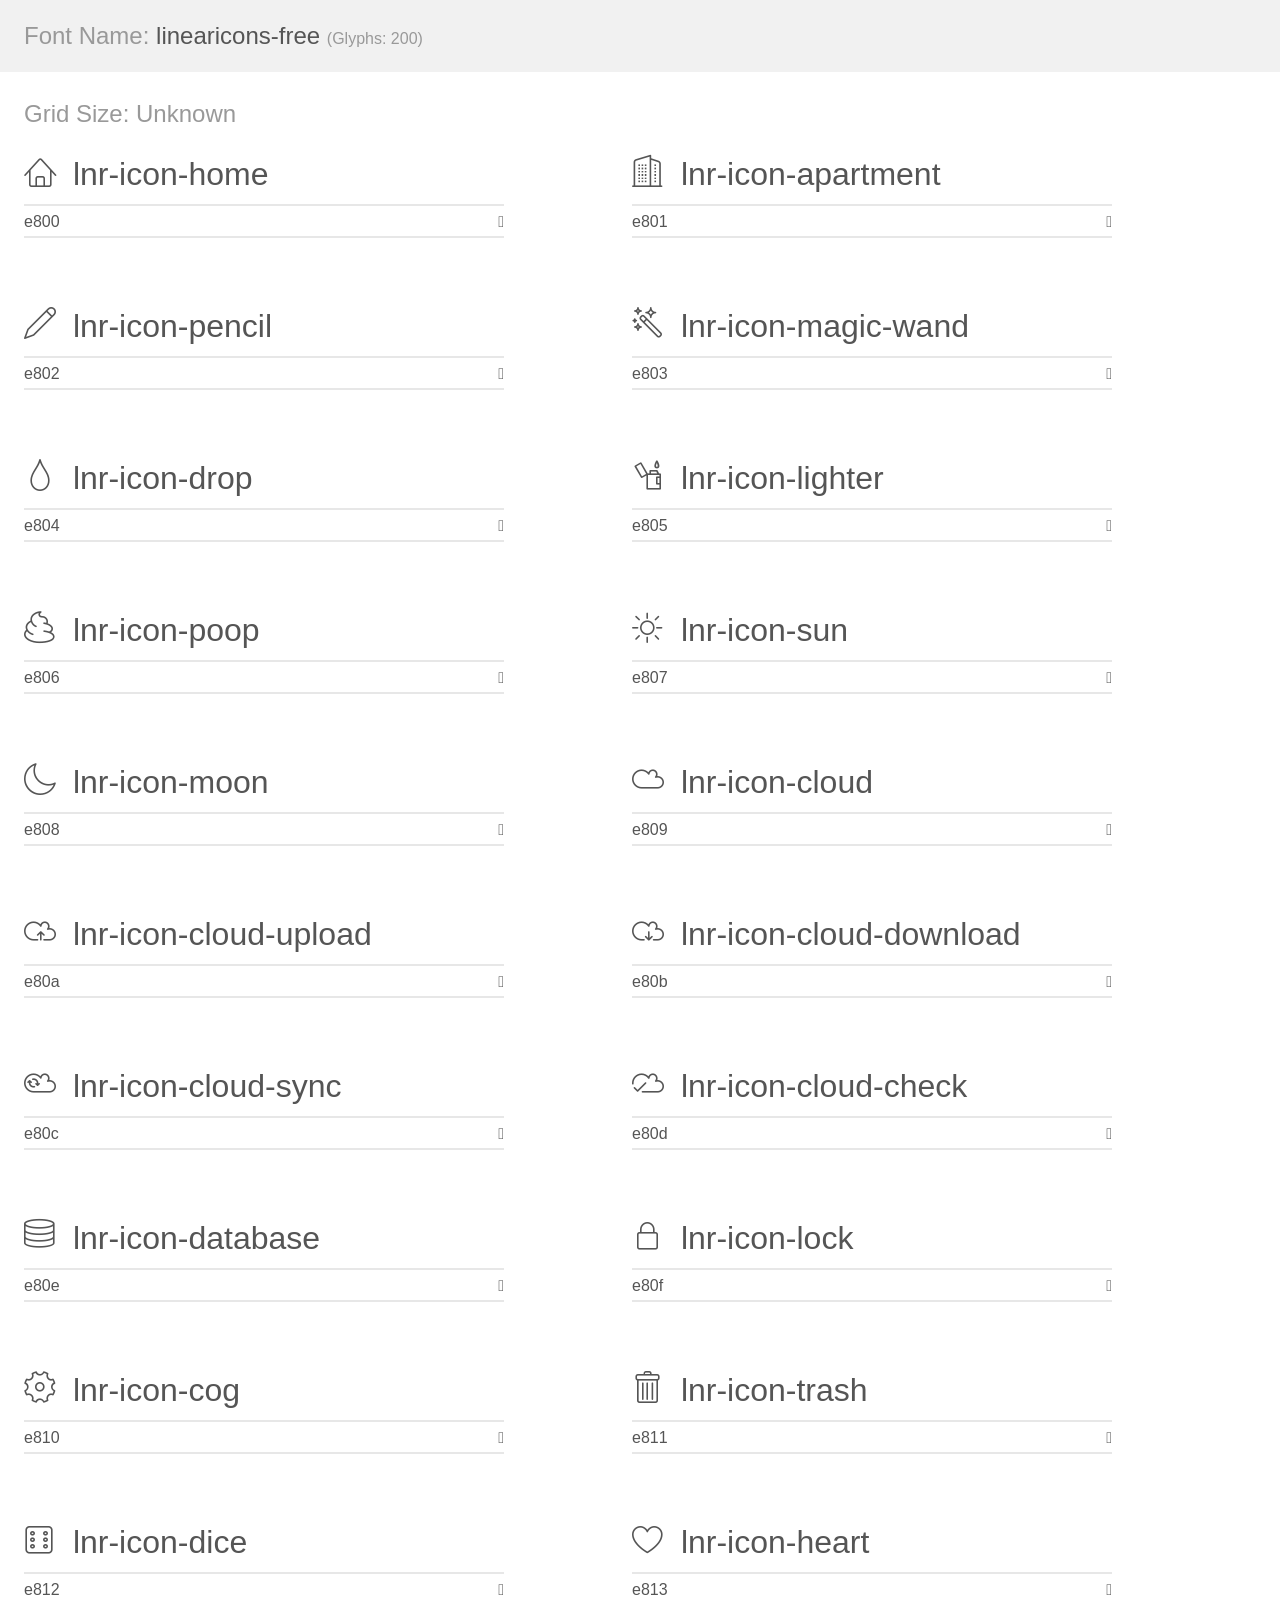
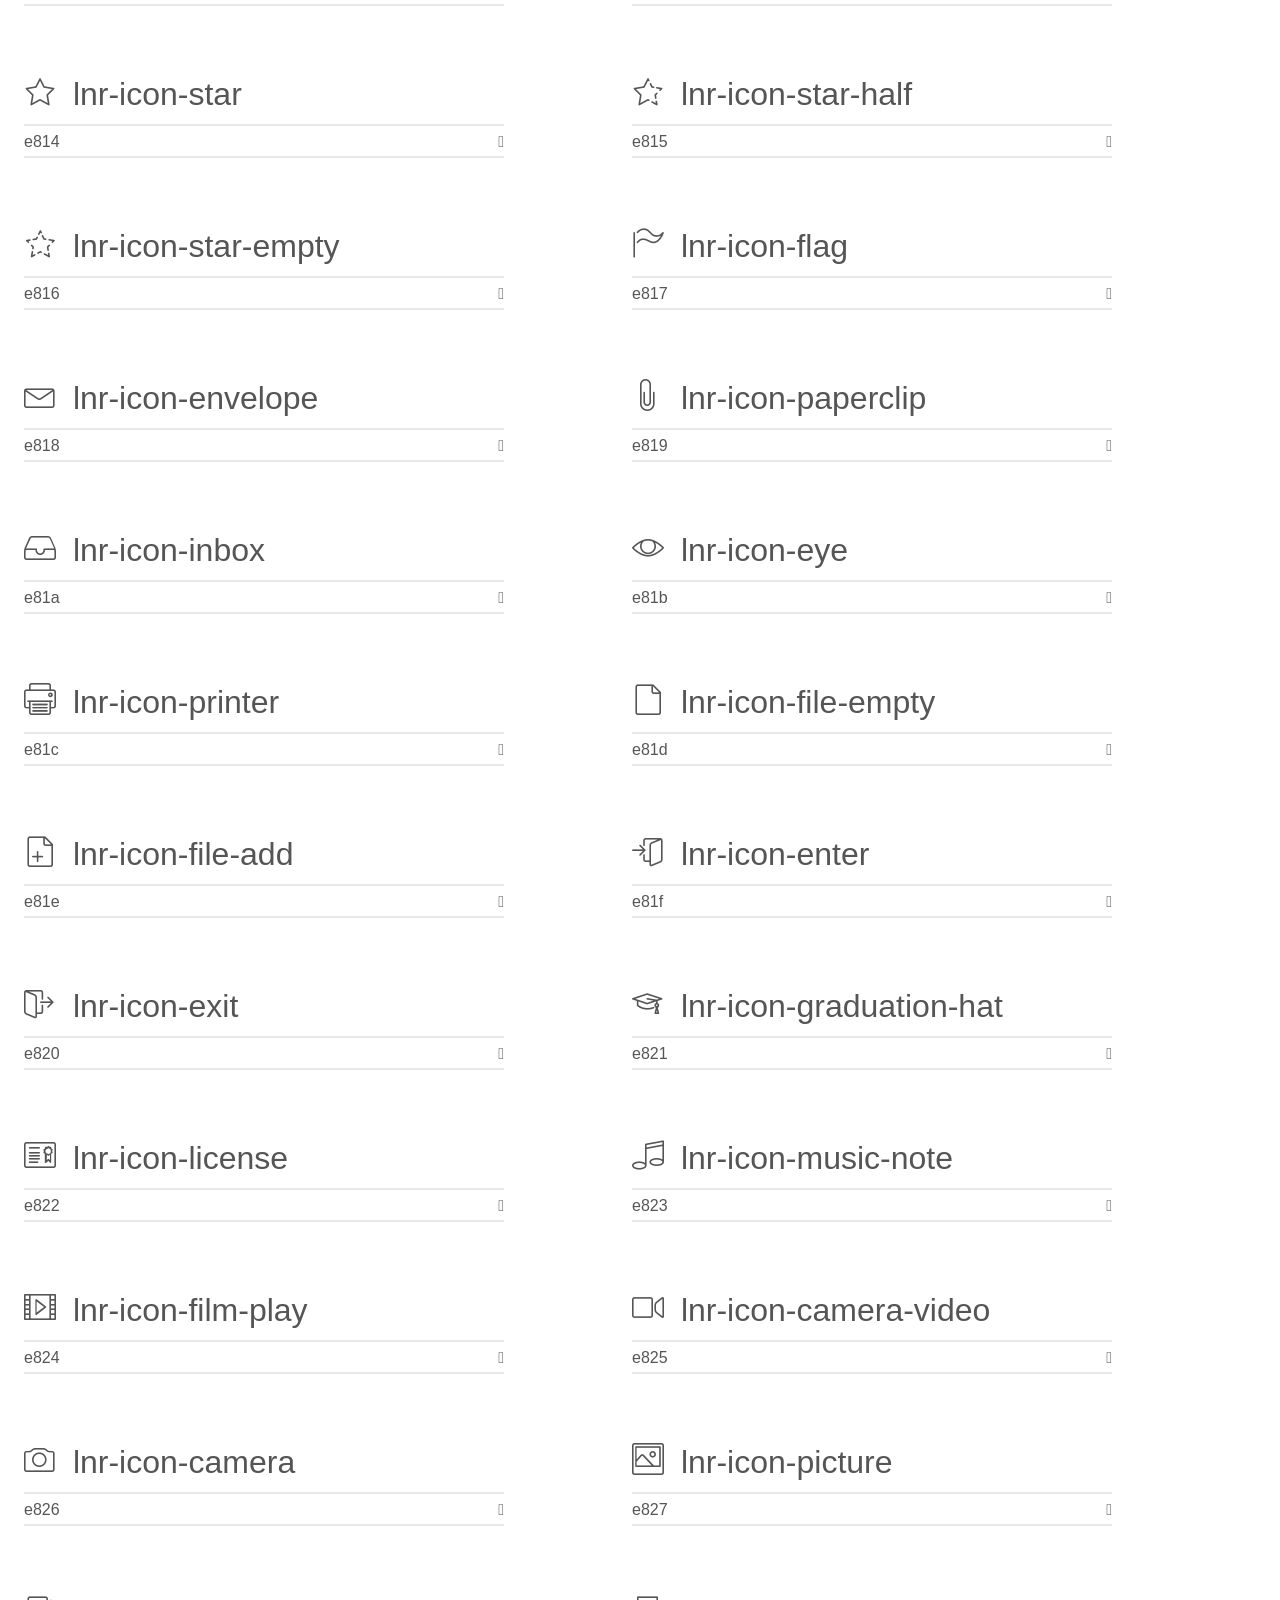
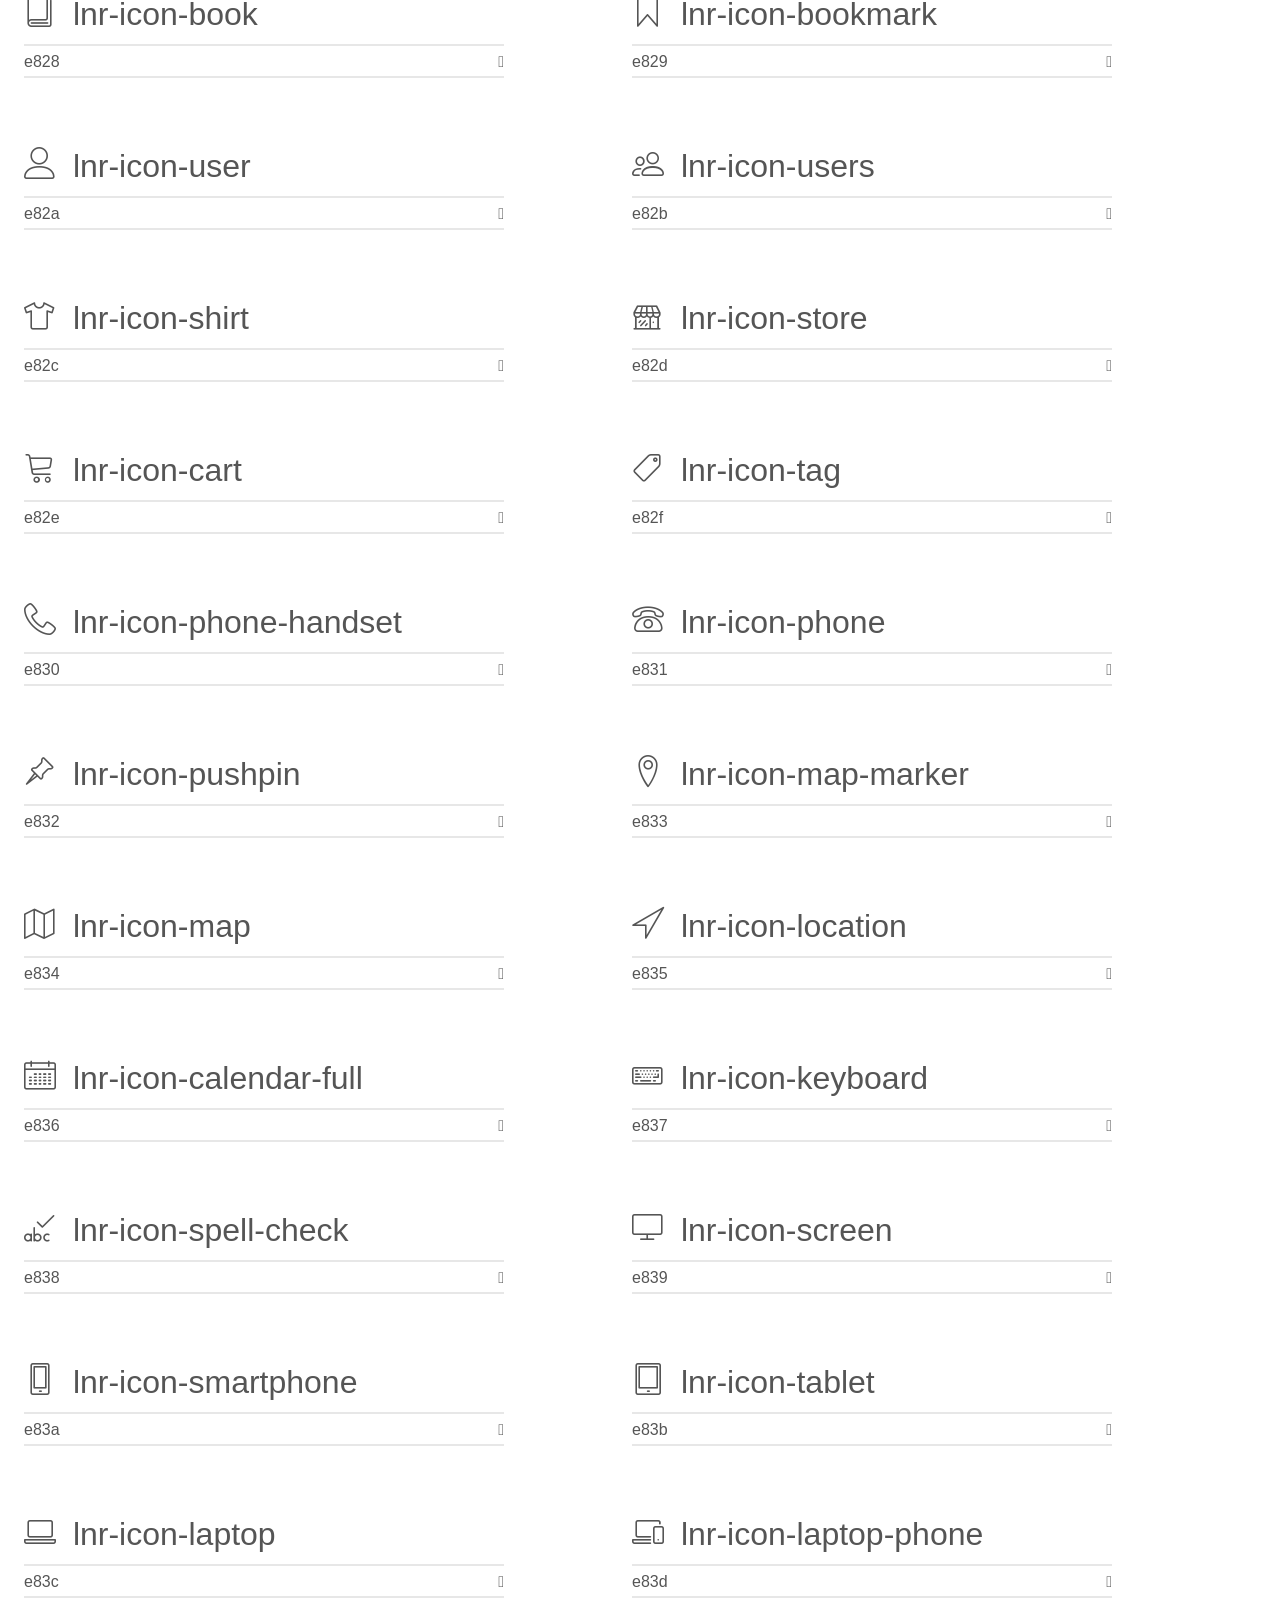
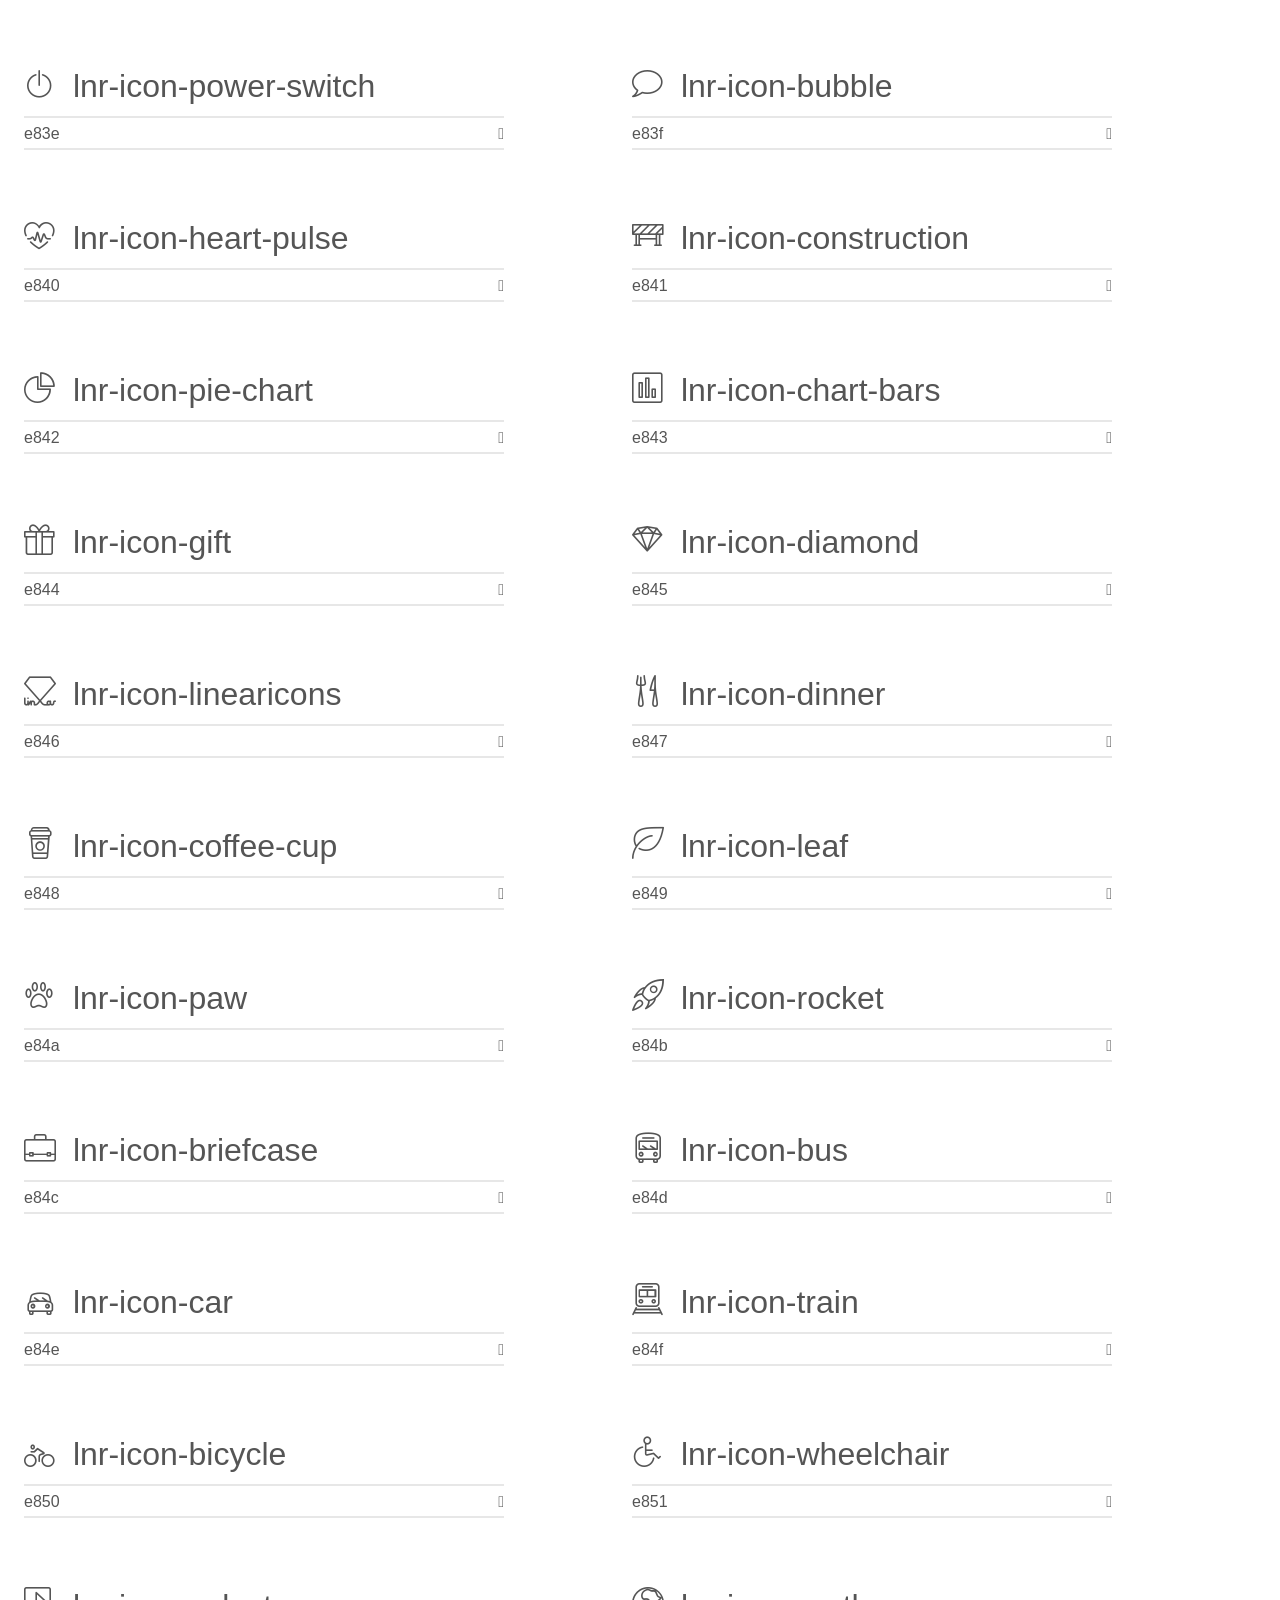
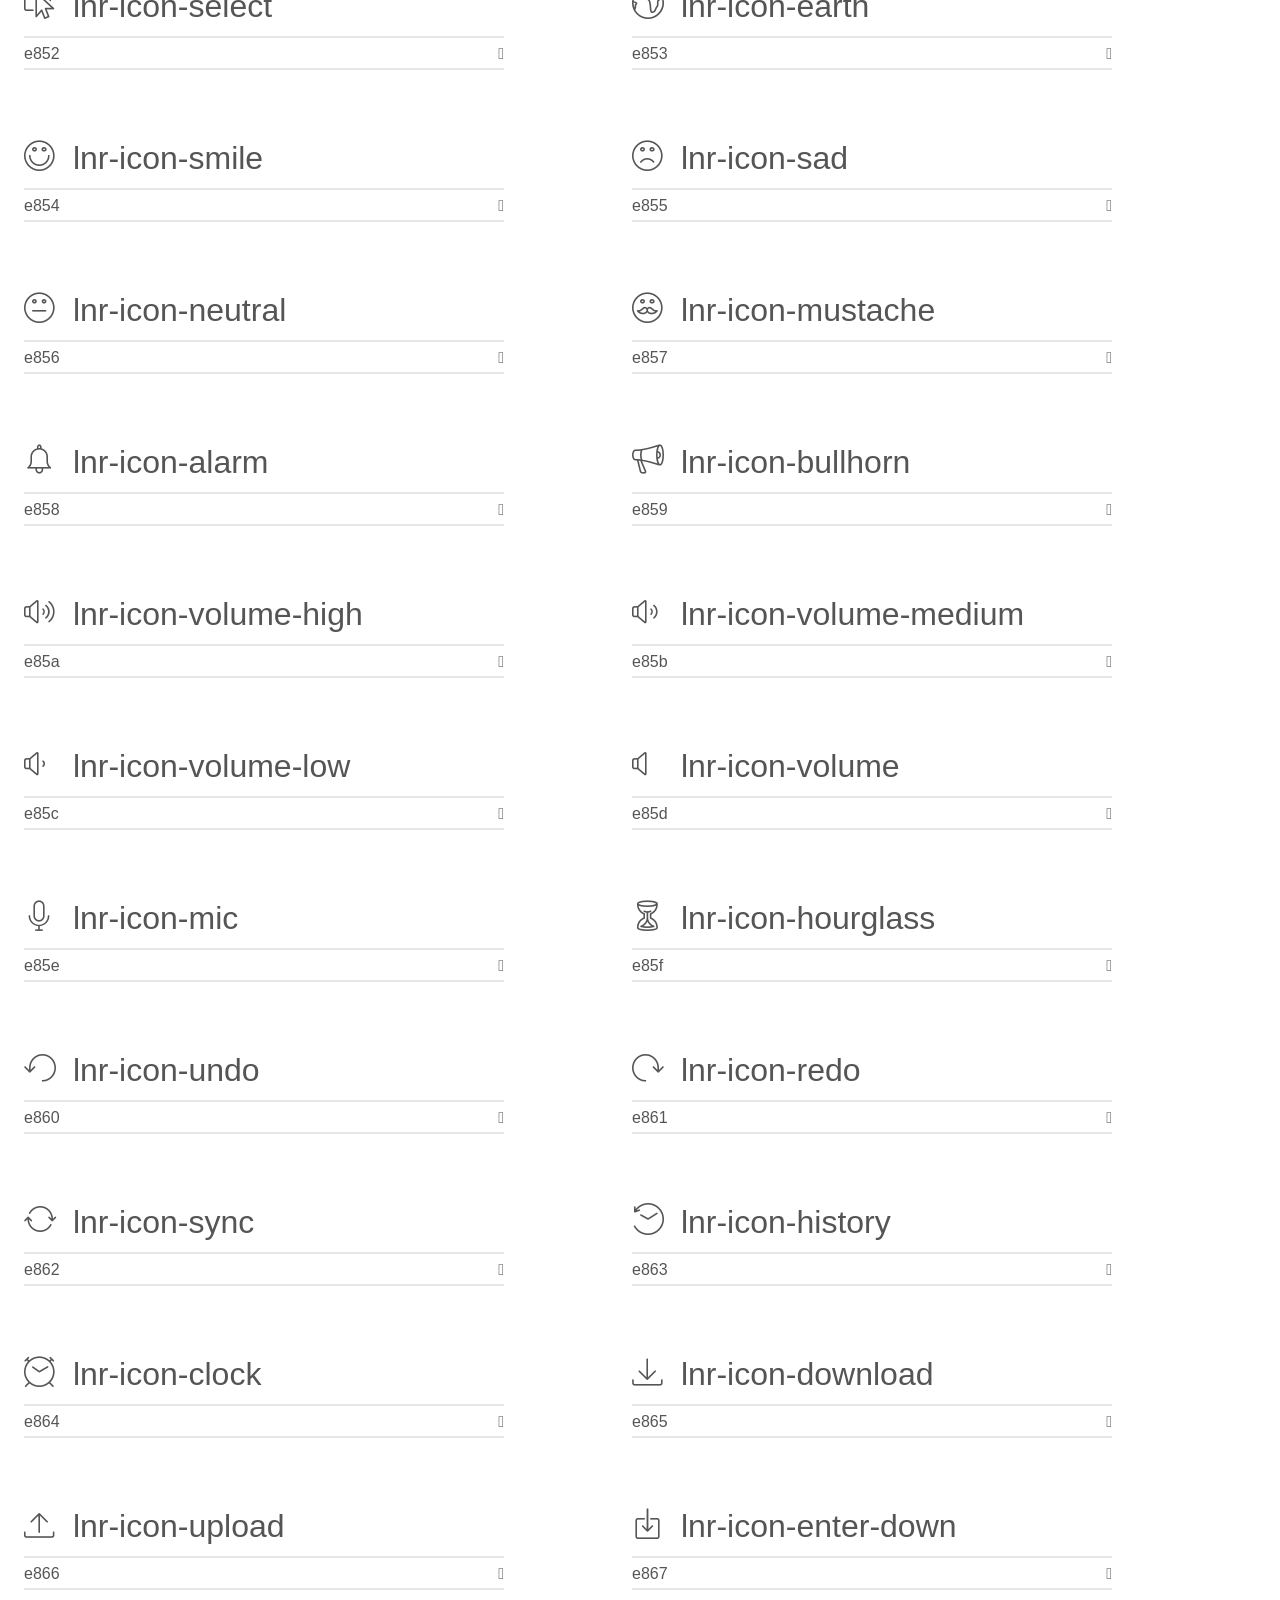
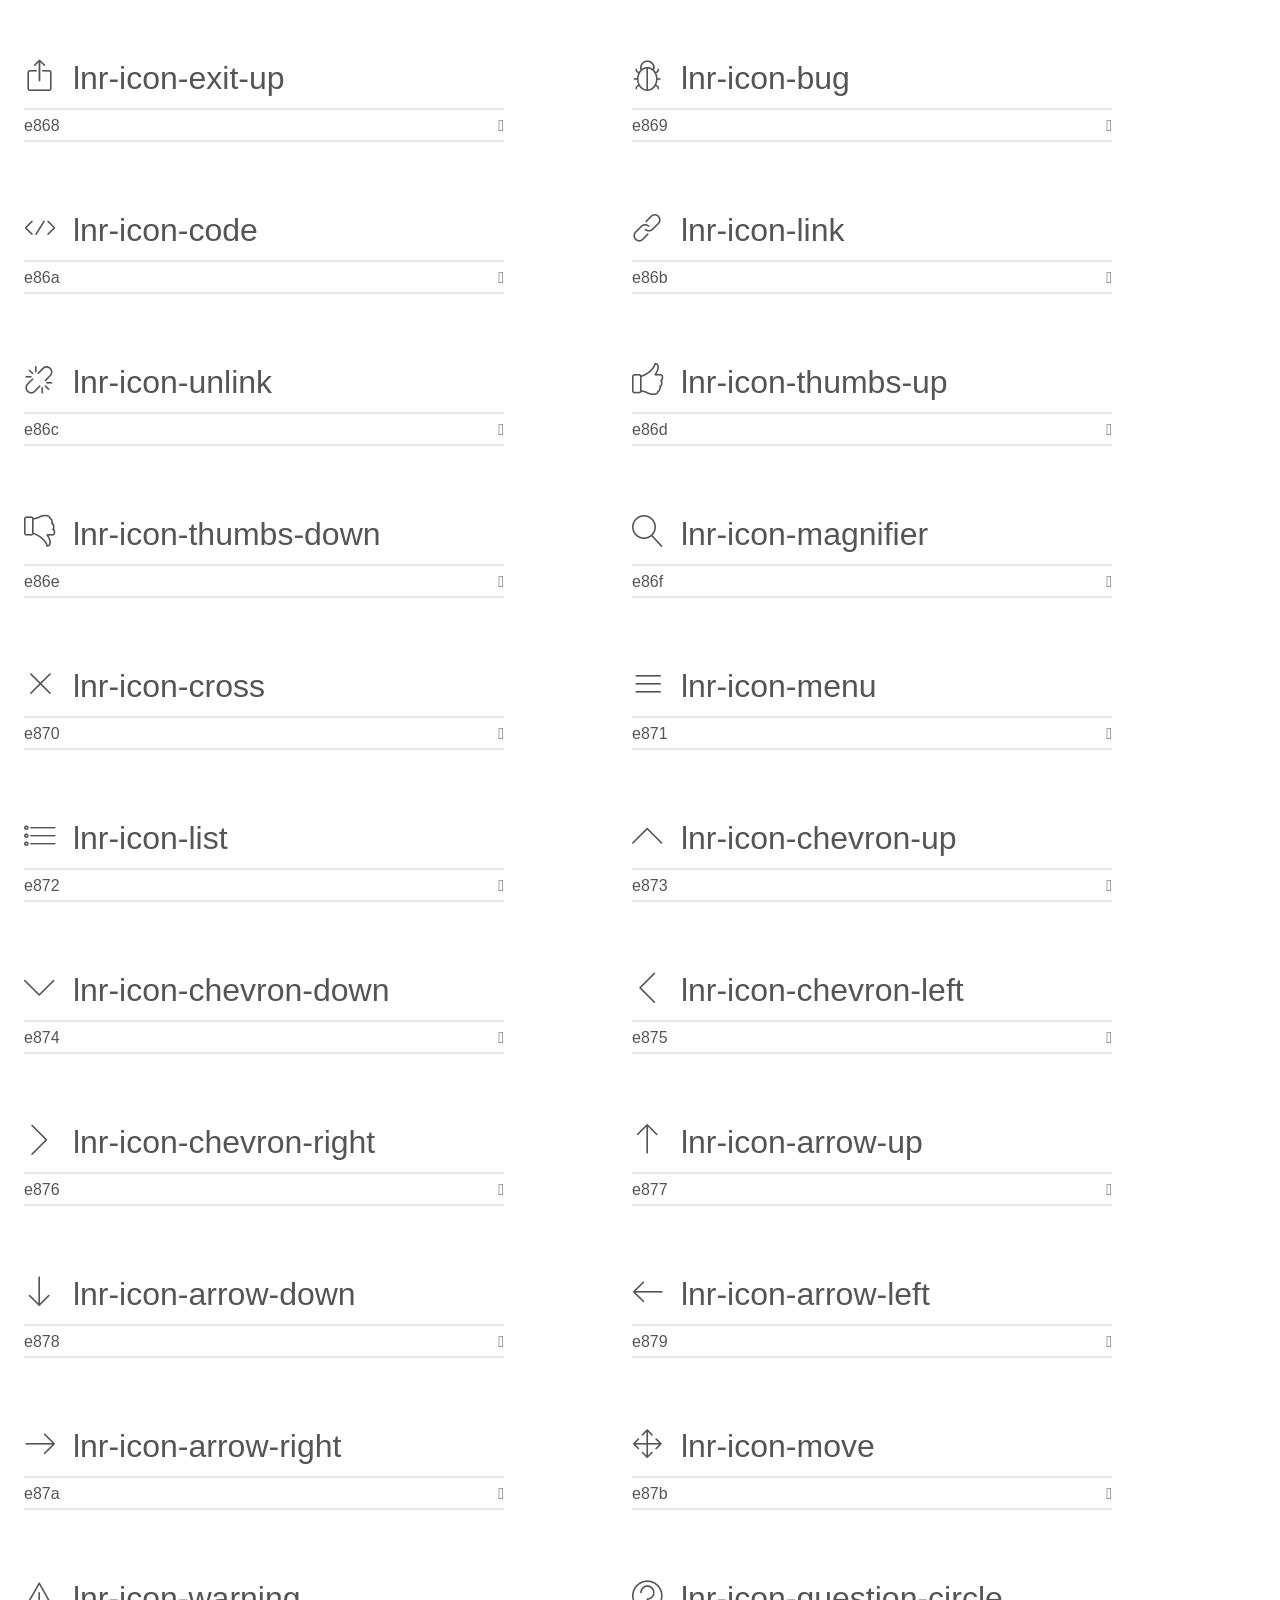
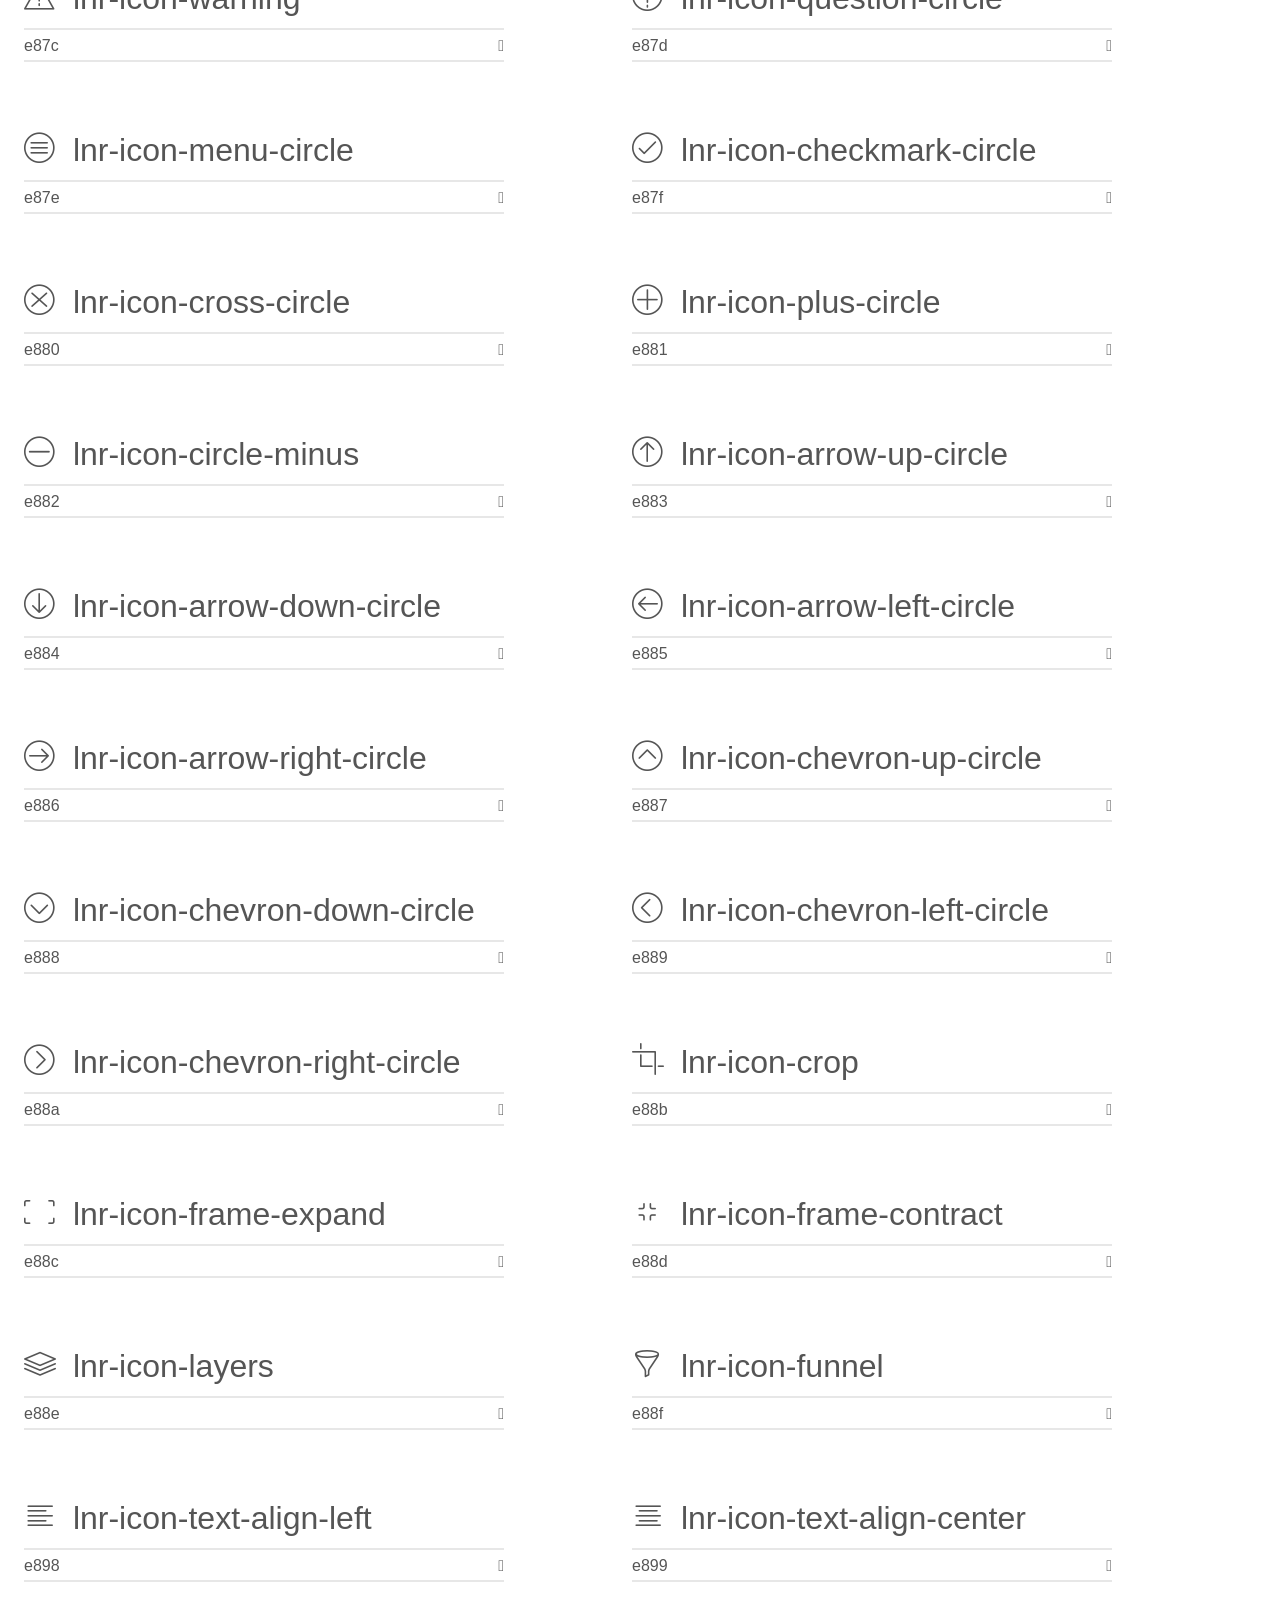
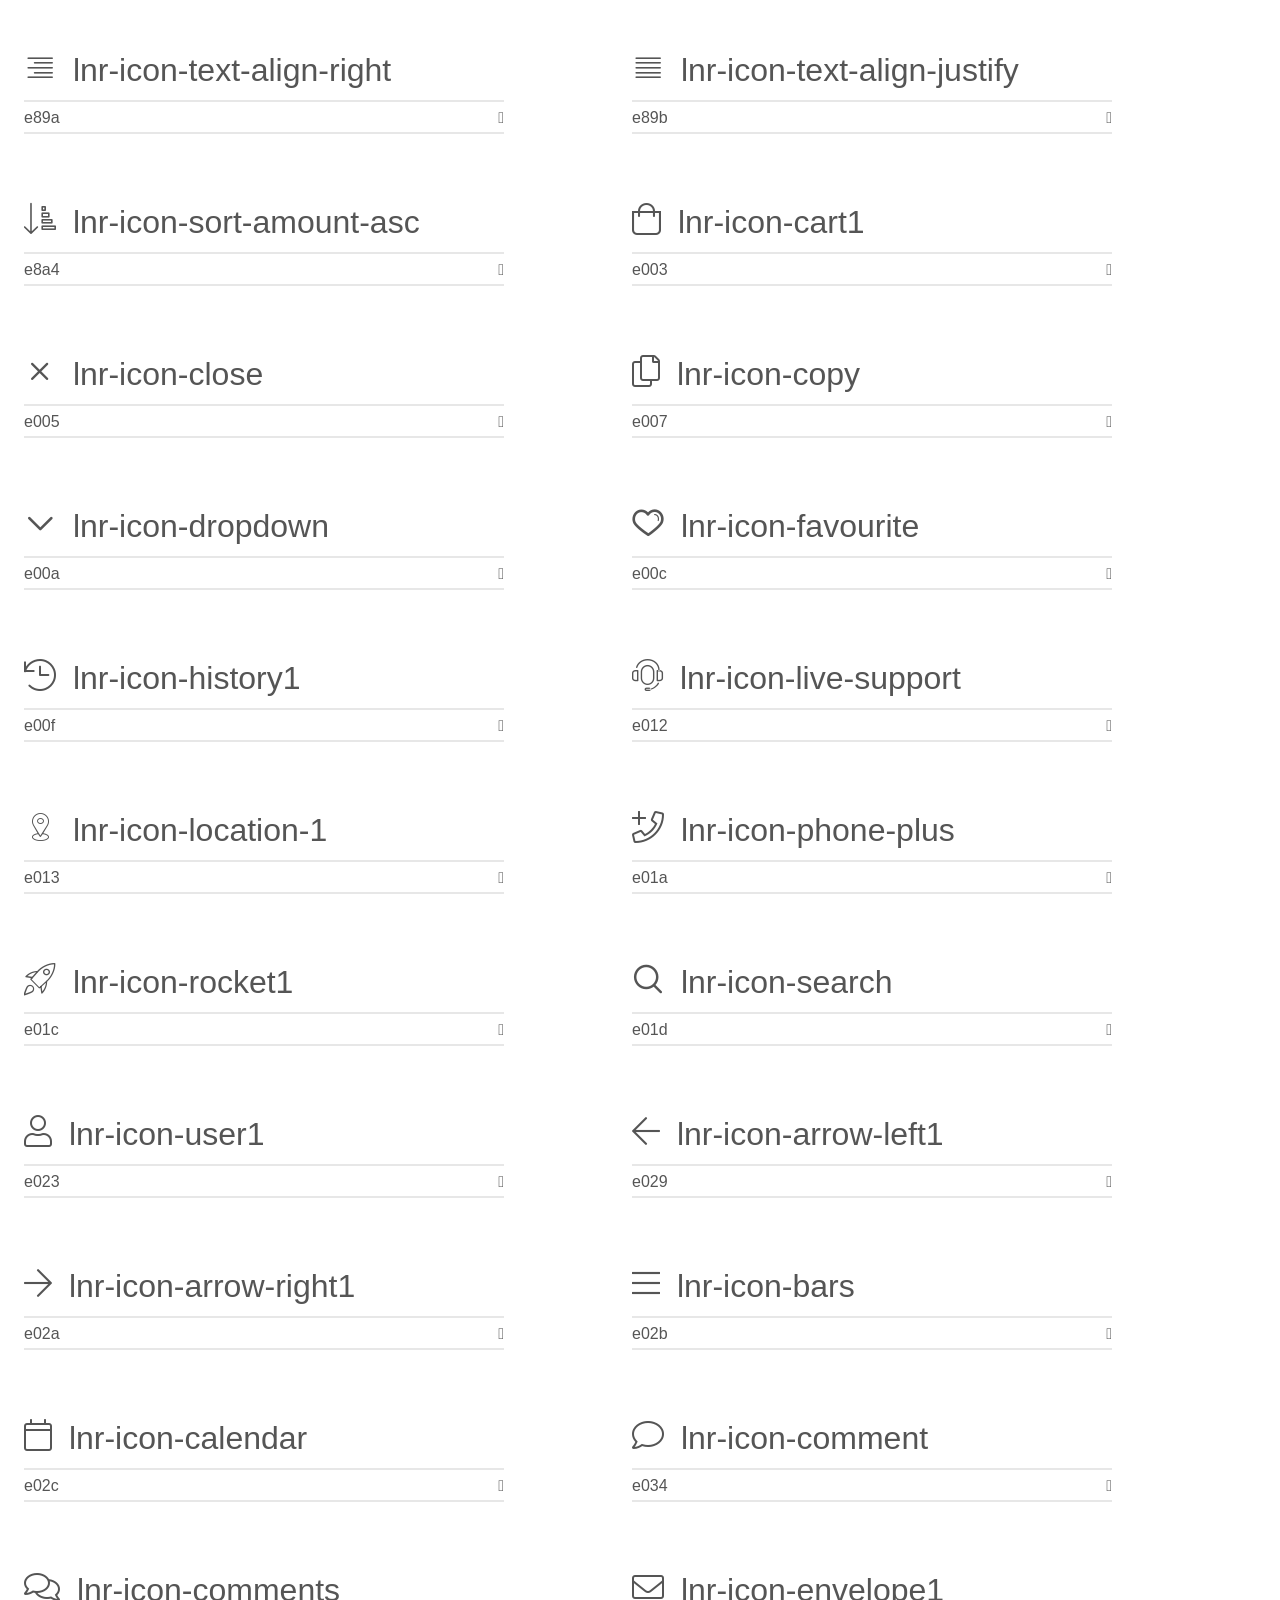
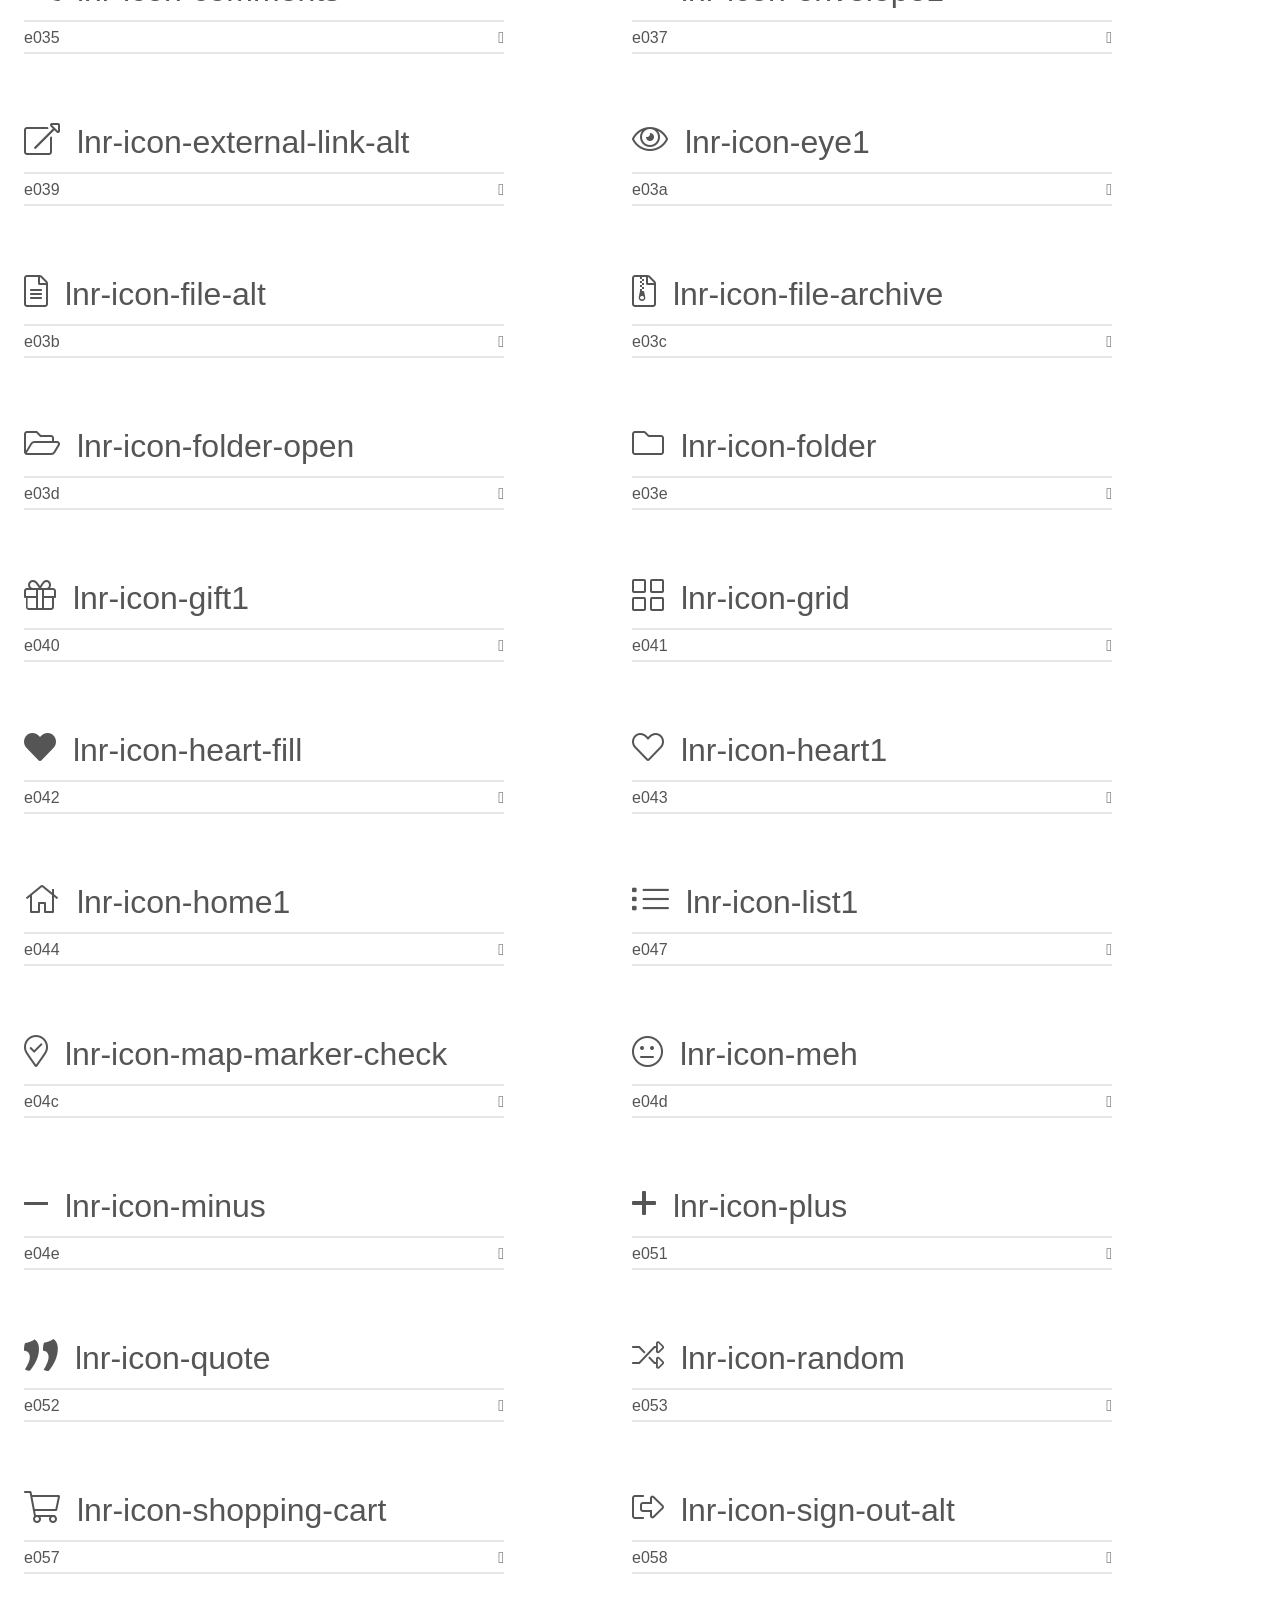
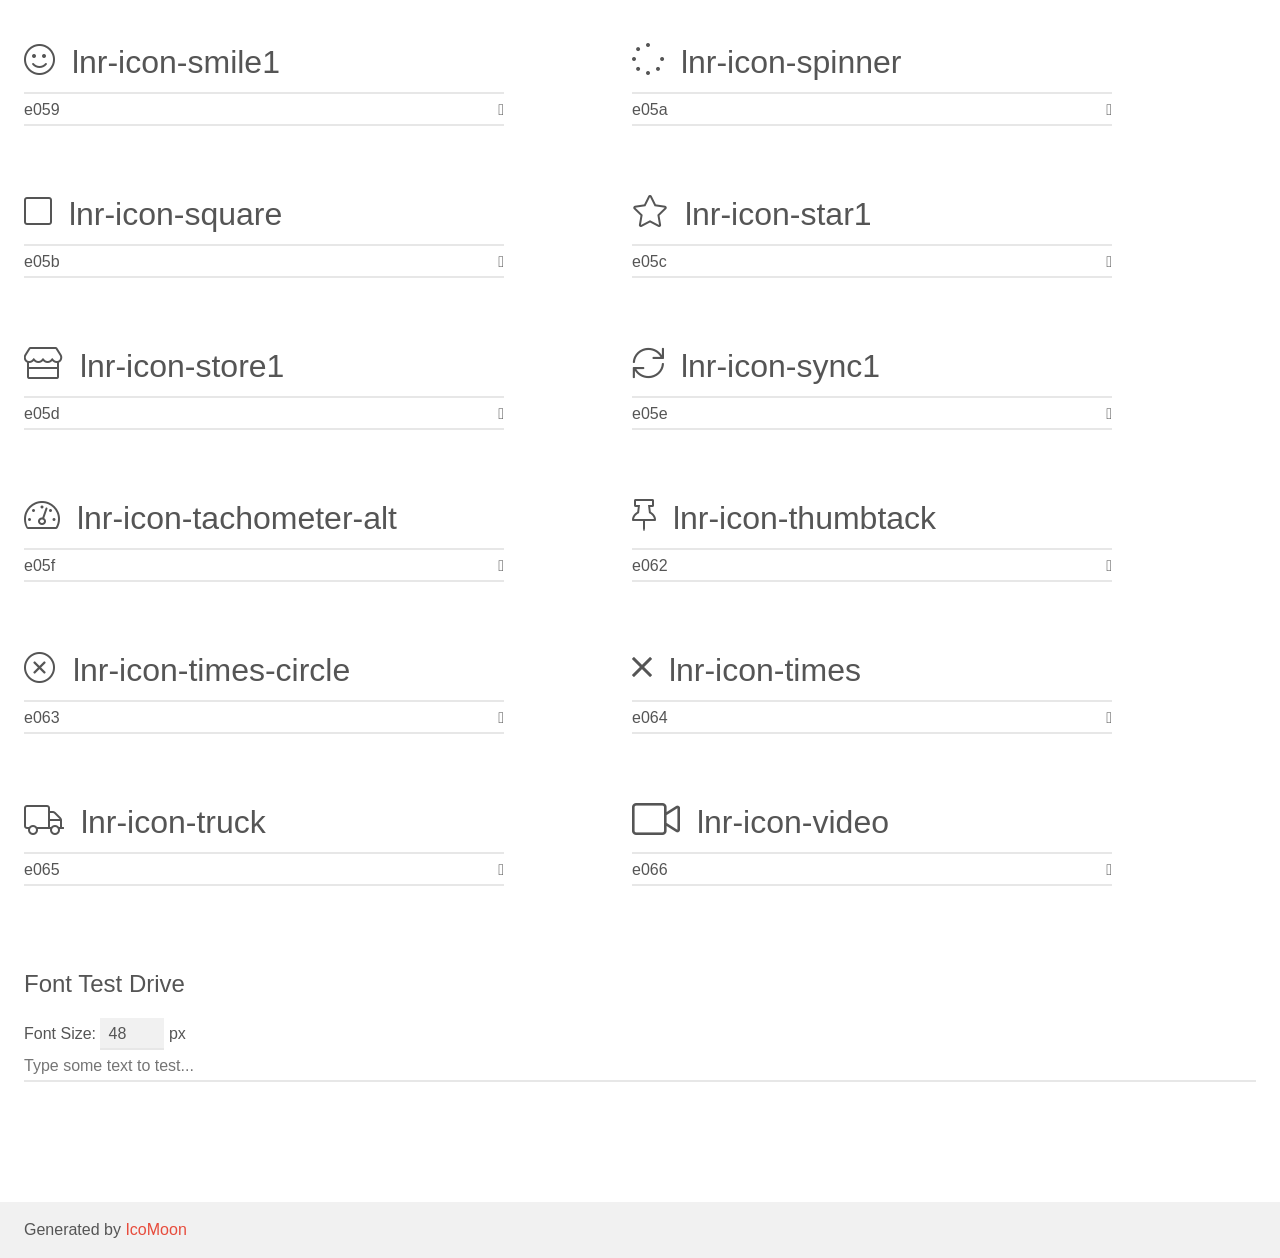
<file: fonts/linearicons-free.html>
<!doctype html>
<html>
<head>
    <meta charset="utf-8">
    <title>IcoMoon Demo</title>
    <meta name="description" content="An Icon Font Generated By IcoMoon.io">
    <meta name="viewport" content="width=device-width, initial-scale=1">
    <link rel="stylesheet" href="demo-files/demo.css">
    <link rel="stylesheet" href="linearicons-free.css"></head>
<body>
    <div class="bgc1 clearfix">
        <h1 class="mhmm mvm"><span class="fgc1">Font Name:</span> linearicons-free <small class="fgc1">(Glyphs:&nbsp;200)</small></h1>
    </div>
    <div class="clearfix mhl ptl">
        <h1 class="mvm mtn fgc1">Grid Size: Unknown</h1>
        <div class="glyph fs1">
            <div class="clearfix bshadow0 pbs">
                <span class="lnr-icon-home"></span>
                <span class="mls"> lnr-icon-home</span>
            </div>
            <fieldset class="fs0 size1of1 clearfix hidden-false">
                <input type="text" readonly value="e800" class="unit size1of2" />
                <input type="text" maxlength="1" readonly value="&#xe800;" class="unitRight size1of2 talign-right" />
            </fieldset>
            <div class="fs0 bshadow0 clearfix hidden-true">
                <span class="unit pvs fgc1">liga: </span>
                <input type="text" readonly value="" class="liga unitRight" />
            </div>
        </div>
        <div class="glyph fs1">
            <div class="clearfix bshadow0 pbs">
                <span class="lnr-icon-apartment"></span>
                <span class="mls"> lnr-icon-apartment</span>
            </div>
            <fieldset class="fs0 size1of1 clearfix hidden-false">
                <input type="text" readonly value="e801" class="unit size1of2" />
                <input type="text" maxlength="1" readonly value="&#xe801;" class="unitRight size1of2 talign-right" />
            </fieldset>
            <div class="fs0 bshadow0 clearfix hidden-true">
                <span class="unit pvs fgc1">liga: </span>
                <input type="text" readonly value="" class="liga unitRight" />
            </div>
        </div>
        <div class="glyph fs1">
            <div class="clearfix bshadow0 pbs">
                <span class="lnr-icon-pencil"></span>
                <span class="mls"> lnr-icon-pencil</span>
            </div>
            <fieldset class="fs0 size1of1 clearfix hidden-false">
                <input type="text" readonly value="e802" class="unit size1of2" />
                <input type="text" maxlength="1" readonly value="&#xe802;" class="unitRight size1of2 talign-right" />
            </fieldset>
            <div class="fs0 bshadow0 clearfix hidden-true">
                <span class="unit pvs fgc1">liga: </span>
                <input type="text" readonly value="" class="liga unitRight" />
            </div>
        </div>
        <div class="glyph fs1">
            <div class="clearfix bshadow0 pbs">
                <span class="lnr-icon-magic-wand"></span>
                <span class="mls"> lnr-icon-magic-wand</span>
            </div>
            <fieldset class="fs0 size1of1 clearfix hidden-false">
                <input type="text" readonly value="e803" class="unit size1of2" />
                <input type="text" maxlength="1" readonly value="&#xe803;" class="unitRight size1of2 talign-right" />
            </fieldset>
            <div class="fs0 bshadow0 clearfix hidden-true">
                <span class="unit pvs fgc1">liga: </span>
                <input type="text" readonly value="" class="liga unitRight" />
            </div>
        </div>
        <div class="glyph fs1">
            <div class="clearfix bshadow0 pbs">
                <span class="lnr-icon-drop"></span>
                <span class="mls"> lnr-icon-drop</span>
            </div>
            <fieldset class="fs0 size1of1 clearfix hidden-false">
                <input type="text" readonly value="e804" class="unit size1of2" />
                <input type="text" maxlength="1" readonly value="&#xe804;" class="unitRight size1of2 talign-right" />
            </fieldset>
            <div class="fs0 bshadow0 clearfix hidden-true">
                <span class="unit pvs fgc1">liga: </span>
                <input type="text" readonly value="" class="liga unitRight" />
            </div>
        </div>
        <div class="glyph fs1">
            <div class="clearfix bshadow0 pbs">
                <span class="lnr-icon-lighter"></span>
                <span class="mls"> lnr-icon-lighter</span>
            </div>
            <fieldset class="fs0 size1of1 clearfix hidden-false">
                <input type="text" readonly value="e805" class="unit size1of2" />
                <input type="text" maxlength="1" readonly value="&#xe805;" class="unitRight size1of2 talign-right" />
            </fieldset>
            <div class="fs0 bshadow0 clearfix hidden-true">
                <span class="unit pvs fgc1">liga: </span>
                <input type="text" readonly value="" class="liga unitRight" />
            </div>
        </div>
        <div class="glyph fs1">
            <div class="clearfix bshadow0 pbs">
                <span class="lnr-icon-poop"></span>
                <span class="mls"> lnr-icon-poop</span>
            </div>
            <fieldset class="fs0 size1of1 clearfix hidden-false">
                <input type="text" readonly value="e806" class="unit size1of2" />
                <input type="text" maxlength="1" readonly value="&#xe806;" class="unitRight size1of2 talign-right" />
            </fieldset>
            <div class="fs0 bshadow0 clearfix hidden-true">
                <span class="unit pvs fgc1">liga: </span>
                <input type="text" readonly value="" class="liga unitRight" />
            </div>
        </div>
        <div class="glyph fs1">
            <div class="clearfix bshadow0 pbs">
                <span class="lnr-icon-sun"></span>
                <span class="mls"> lnr-icon-sun</span>
            </div>
            <fieldset class="fs0 size1of1 clearfix hidden-false">
                <input type="text" readonly value="e807" class="unit size1of2" />
                <input type="text" maxlength="1" readonly value="&#xe807;" class="unitRight size1of2 talign-right" />
            </fieldset>
            <div class="fs0 bshadow0 clearfix hidden-true">
                <span class="unit pvs fgc1">liga: </span>
                <input type="text" readonly value="" class="liga unitRight" />
            </div>
        </div>
        <div class="glyph fs1">
            <div class="clearfix bshadow0 pbs">
                <span class="lnr-icon-moon"></span>
                <span class="mls"> lnr-icon-moon</span>
            </div>
            <fieldset class="fs0 size1of1 clearfix hidden-false">
                <input type="text" readonly value="e808" class="unit size1of2" />
                <input type="text" maxlength="1" readonly value="&#xe808;" class="unitRight size1of2 talign-right" />
            </fieldset>
            <div class="fs0 bshadow0 clearfix hidden-true">
                <span class="unit pvs fgc1">liga: </span>
                <input type="text" readonly value="" class="liga unitRight" />
            </div>
        </div>
        <div class="glyph fs1">
            <div class="clearfix bshadow0 pbs">
                <span class="lnr-icon-cloud"></span>
                <span class="mls"> lnr-icon-cloud</span>
            </div>
            <fieldset class="fs0 size1of1 clearfix hidden-false">
                <input type="text" readonly value="e809" class="unit size1of2" />
                <input type="text" maxlength="1" readonly value="&#xe809;" class="unitRight size1of2 talign-right" />
            </fieldset>
            <div class="fs0 bshadow0 clearfix hidden-true">
                <span class="unit pvs fgc1">liga: </span>
                <input type="text" readonly value="" class="liga unitRight" />
            </div>
        </div>
        <div class="glyph fs1">
            <div class="clearfix bshadow0 pbs">
                <span class="lnr-icon-cloud-upload"></span>
                <span class="mls"> lnr-icon-cloud-upload</span>
            </div>
            <fieldset class="fs0 size1of1 clearfix hidden-false">
                <input type="text" readonly value="e80a" class="unit size1of2" />
                <input type="text" maxlength="1" readonly value="&#xe80a;" class="unitRight size1of2 talign-right" />
            </fieldset>
            <div class="fs0 bshadow0 clearfix hidden-true">
                <span class="unit pvs fgc1">liga: </span>
                <input type="text" readonly value="" class="liga unitRight" />
            </div>
        </div>
        <div class="glyph fs1">
            <div class="clearfix bshadow0 pbs">
                <span class="lnr-icon-cloud-download"></span>
                <span class="mls"> lnr-icon-cloud-download</span>
            </div>
            <fieldset class="fs0 size1of1 clearfix hidden-false">
                <input type="text" readonly value="e80b" class="unit size1of2" />
                <input type="text" maxlength="1" readonly value="&#xe80b;" class="unitRight size1of2 talign-right" />
            </fieldset>
            <div class="fs0 bshadow0 clearfix hidden-true">
                <span class="unit pvs fgc1">liga: </span>
                <input type="text" readonly value="" class="liga unitRight" />
            </div>
        </div>
        <div class="glyph fs1">
            <div class="clearfix bshadow0 pbs">
                <span class="lnr-icon-cloud-sync"></span>
                <span class="mls"> lnr-icon-cloud-sync</span>
            </div>
            <fieldset class="fs0 size1of1 clearfix hidden-false">
                <input type="text" readonly value="e80c" class="unit size1of2" />
                <input type="text" maxlength="1" readonly value="&#xe80c;" class="unitRight size1of2 talign-right" />
            </fieldset>
            <div class="fs0 bshadow0 clearfix hidden-true">
                <span class="unit pvs fgc1">liga: </span>
                <input type="text" readonly value="" class="liga unitRight" />
            </div>
        </div>
        <div class="glyph fs1">
            <div class="clearfix bshadow0 pbs">
                <span class="lnr-icon-cloud-check"></span>
                <span class="mls"> lnr-icon-cloud-check</span>
            </div>
            <fieldset class="fs0 size1of1 clearfix hidden-false">
                <input type="text" readonly value="e80d" class="unit size1of2" />
                <input type="text" maxlength="1" readonly value="&#xe80d;" class="unitRight size1of2 talign-right" />
            </fieldset>
            <div class="fs0 bshadow0 clearfix hidden-true">
                <span class="unit pvs fgc1">liga: </span>
                <input type="text" readonly value="" class="liga unitRight" />
            </div>
        </div>
        <div class="glyph fs1">
            <div class="clearfix bshadow0 pbs">
                <span class="lnr-icon-database"></span>
                <span class="mls"> lnr-icon-database</span>
            </div>
            <fieldset class="fs0 size1of1 clearfix hidden-false">
                <input type="text" readonly value="e80e" class="unit size1of2" />
                <input type="text" maxlength="1" readonly value="&#xe80e;" class="unitRight size1of2 talign-right" />
            </fieldset>
            <div class="fs0 bshadow0 clearfix hidden-true">
                <span class="unit pvs fgc1">liga: </span>
                <input type="text" readonly value="" class="liga unitRight" />
            </div>
        </div>
        <div class="glyph fs1">
            <div class="clearfix bshadow0 pbs">
                <span class="lnr-icon-lock"></span>
                <span class="mls"> lnr-icon-lock</span>
            </div>
            <fieldset class="fs0 size1of1 clearfix hidden-false">
                <input type="text" readonly value="e80f" class="unit size1of2" />
                <input type="text" maxlength="1" readonly value="&#xe80f;" class="unitRight size1of2 talign-right" />
            </fieldset>
            <div class="fs0 bshadow0 clearfix hidden-true">
                <span class="unit pvs fgc1">liga: </span>
                <input type="text" readonly value="" class="liga unitRight" />
            </div>
        </div>
        <div class="glyph fs1">
            <div class="clearfix bshadow0 pbs">
                <span class="lnr-icon-cog"></span>
                <span class="mls"> lnr-icon-cog</span>
            </div>
            <fieldset class="fs0 size1of1 clearfix hidden-false">
                <input type="text" readonly value="e810" class="unit size1of2" />
                <input type="text" maxlength="1" readonly value="&#xe810;" class="unitRight size1of2 talign-right" />
            </fieldset>
            <div class="fs0 bshadow0 clearfix hidden-true">
                <span class="unit pvs fgc1">liga: </span>
                <input type="text" readonly value="" class="liga unitRight" />
            </div>
        </div>
        <div class="glyph fs1">
            <div class="clearfix bshadow0 pbs">
                <span class="lnr-icon-trash"></span>
                <span class="mls"> lnr-icon-trash</span>
            </div>
            <fieldset class="fs0 size1of1 clearfix hidden-false">
                <input type="text" readonly value="e811" class="unit size1of2" />
                <input type="text" maxlength="1" readonly value="&#xe811;" class="unitRight size1of2 talign-right" />
            </fieldset>
            <div class="fs0 bshadow0 clearfix hidden-true">
                <span class="unit pvs fgc1">liga: </span>
                <input type="text" readonly value="" class="liga unitRight" />
            </div>
        </div>
        <div class="glyph fs1">
            <div class="clearfix bshadow0 pbs">
                <span class="lnr-icon-dice"></span>
                <span class="mls"> lnr-icon-dice</span>
            </div>
            <fieldset class="fs0 size1of1 clearfix hidden-false">
                <input type="text" readonly value="e812" class="unit size1of2" />
                <input type="text" maxlength="1" readonly value="&#xe812;" class="unitRight size1of2 talign-right" />
            </fieldset>
            <div class="fs0 bshadow0 clearfix hidden-true">
                <span class="unit pvs fgc1">liga: </span>
                <input type="text" readonly value="" class="liga unitRight" />
            </div>
        </div>
        <div class="glyph fs1">
            <div class="clearfix bshadow0 pbs">
                <span class="lnr-icon-heart"></span>
                <span class="mls"> lnr-icon-heart</span>
            </div>
            <fieldset class="fs0 size1of1 clearfix hidden-false">
                <input type="text" readonly value="e813" class="unit size1of2" />
                <input type="text" maxlength="1" readonly value="&#xe813;" class="unitRight size1of2 talign-right" />
            </fieldset>
            <div class="fs0 bshadow0 clearfix hidden-true">
                <span class="unit pvs fgc1">liga: </span>
                <input type="text" readonly value="" class="liga unitRight" />
            </div>
        </div>
        <div class="glyph fs1">
            <div class="clearfix bshadow0 pbs">
                <span class="lnr-icon-star"></span>
                <span class="mls"> lnr-icon-star</span>
            </div>
            <fieldset class="fs0 size1of1 clearfix hidden-false">
                <input type="text" readonly value="e814" class="unit size1of2" />
                <input type="text" maxlength="1" readonly value="&#xe814;" class="unitRight size1of2 talign-right" />
            </fieldset>
            <div class="fs0 bshadow0 clearfix hidden-true">
                <span class="unit pvs fgc1">liga: </span>
                <input type="text" readonly value="" class="liga unitRight" />
            </div>
        </div>
        <div class="glyph fs1">
            <div class="clearfix bshadow0 pbs">
                <span class="lnr-icon-star-half"></span>
                <span class="mls"> lnr-icon-star-half</span>
            </div>
            <fieldset class="fs0 size1of1 clearfix hidden-false">
                <input type="text" readonly value="e815" class="unit size1of2" />
                <input type="text" maxlength="1" readonly value="&#xe815;" class="unitRight size1of2 talign-right" />
            </fieldset>
            <div class="fs0 bshadow0 clearfix hidden-true">
                <span class="unit pvs fgc1">liga: </span>
                <input type="text" readonly value="" class="liga unitRight" />
            </div>
        </div>
        <div class="glyph fs1">
            <div class="clearfix bshadow0 pbs">
                <span class="lnr-icon-star-empty"></span>
                <span class="mls"> lnr-icon-star-empty</span>
            </div>
            <fieldset class="fs0 size1of1 clearfix hidden-false">
                <input type="text" readonly value="e816" class="unit size1of2" />
                <input type="text" maxlength="1" readonly value="&#xe816;" class="unitRight size1of2 talign-right" />
            </fieldset>
            <div class="fs0 bshadow0 clearfix hidden-true">
                <span class="unit pvs fgc1">liga: </span>
                <input type="text" readonly value="" class="liga unitRight" />
            </div>
        </div>
        <div class="glyph fs1">
            <div class="clearfix bshadow0 pbs">
                <span class="lnr-icon-flag"></span>
                <span class="mls"> lnr-icon-flag</span>
            </div>
            <fieldset class="fs0 size1of1 clearfix hidden-false">
                <input type="text" readonly value="e817" class="unit size1of2" />
                <input type="text" maxlength="1" readonly value="&#xe817;" class="unitRight size1of2 talign-right" />
            </fieldset>
            <div class="fs0 bshadow0 clearfix hidden-true">
                <span class="unit pvs fgc1">liga: </span>
                <input type="text" readonly value="" class="liga unitRight" />
            </div>
        </div>
        <div class="glyph fs1">
            <div class="clearfix bshadow0 pbs">
                <span class="lnr-icon-envelope"></span>
                <span class="mls"> lnr-icon-envelope</span>
            </div>
            <fieldset class="fs0 size1of1 clearfix hidden-false">
                <input type="text" readonly value="e818" class="unit size1of2" />
                <input type="text" maxlength="1" readonly value="&#xe818;" class="unitRight size1of2 talign-right" />
            </fieldset>
            <div class="fs0 bshadow0 clearfix hidden-true">
                <span class="unit pvs fgc1">liga: </span>
                <input type="text" readonly value="" class="liga unitRight" />
            </div>
        </div>
        <div class="glyph fs1">
            <div class="clearfix bshadow0 pbs">
                <span class="lnr-icon-paperclip"></span>
                <span class="mls"> lnr-icon-paperclip</span>
            </div>
            <fieldset class="fs0 size1of1 clearfix hidden-false">
                <input type="text" readonly value="e819" class="unit size1of2" />
                <input type="text" maxlength="1" readonly value="&#xe819;" class="unitRight size1of2 talign-right" />
            </fieldset>
            <div class="fs0 bshadow0 clearfix hidden-true">
                <span class="unit pvs fgc1">liga: </span>
                <input type="text" readonly value="" class="liga unitRight" />
            </div>
        </div>
        <div class="glyph fs1">
            <div class="clearfix bshadow0 pbs">
                <span class="lnr-icon-inbox"></span>
                <span class="mls"> lnr-icon-inbox</span>
            </div>
            <fieldset class="fs0 size1of1 clearfix hidden-false">
                <input type="text" readonly value="e81a" class="unit size1of2" />
                <input type="text" maxlength="1" readonly value="&#xe81a;" class="unitRight size1of2 talign-right" />
            </fieldset>
            <div class="fs0 bshadow0 clearfix hidden-true">
                <span class="unit pvs fgc1">liga: </span>
                <input type="text" readonly value="" class="liga unitRight" />
            </div>
        </div>
        <div class="glyph fs1">
            <div class="clearfix bshadow0 pbs">
                <span class="lnr-icon-eye"></span>
                <span class="mls"> lnr-icon-eye</span>
            </div>
            <fieldset class="fs0 size1of1 clearfix hidden-false">
                <input type="text" readonly value="e81b" class="unit size1of2" />
                <input type="text" maxlength="1" readonly value="&#xe81b;" class="unitRight size1of2 talign-right" />
            </fieldset>
            <div class="fs0 bshadow0 clearfix hidden-true">
                <span class="unit pvs fgc1">liga: </span>
                <input type="text" readonly value="" class="liga unitRight" />
            </div>
        </div>
        <div class="glyph fs1">
            <div class="clearfix bshadow0 pbs">
                <span class="lnr-icon-printer"></span>
                <span class="mls"> lnr-icon-printer</span>
            </div>
            <fieldset class="fs0 size1of1 clearfix hidden-false">
                <input type="text" readonly value="e81c" class="unit size1of2" />
                <input type="text" maxlength="1" readonly value="&#xe81c;" class="unitRight size1of2 talign-right" />
            </fieldset>
            <div class="fs0 bshadow0 clearfix hidden-true">
                <span class="unit pvs fgc1">liga: </span>
                <input type="text" readonly value="" class="liga unitRight" />
            </div>
        </div>
        <div class="glyph fs1">
            <div class="clearfix bshadow0 pbs">
                <span class="lnr-icon-file-empty"></span>
                <span class="mls"> lnr-icon-file-empty</span>
            </div>
            <fieldset class="fs0 size1of1 clearfix hidden-false">
                <input type="text" readonly value="e81d" class="unit size1of2" />
                <input type="text" maxlength="1" readonly value="&#xe81d;" class="unitRight size1of2 talign-right" />
            </fieldset>
            <div class="fs0 bshadow0 clearfix hidden-true">
                <span class="unit pvs fgc1">liga: </span>
                <input type="text" readonly value="" class="liga unitRight" />
            </div>
        </div>
        <div class="glyph fs1">
            <div class="clearfix bshadow0 pbs">
                <span class="lnr-icon-file-add"></span>
                <span class="mls"> lnr-icon-file-add</span>
            </div>
            <fieldset class="fs0 size1of1 clearfix hidden-false">
                <input type="text" readonly value="e81e" class="unit size1of2" />
                <input type="text" maxlength="1" readonly value="&#xe81e;" class="unitRight size1of2 talign-right" />
            </fieldset>
            <div class="fs0 bshadow0 clearfix hidden-true">
                <span class="unit pvs fgc1">liga: </span>
                <input type="text" readonly value="" class="liga unitRight" />
            </div>
        </div>
        <div class="glyph fs1">
            <div class="clearfix bshadow0 pbs">
                <span class="lnr-icon-enter"></span>
                <span class="mls"> lnr-icon-enter</span>
            </div>
            <fieldset class="fs0 size1of1 clearfix hidden-false">
                <input type="text" readonly value="e81f" class="unit size1of2" />
                <input type="text" maxlength="1" readonly value="&#xe81f;" class="unitRight size1of2 talign-right" />
            </fieldset>
            <div class="fs0 bshadow0 clearfix hidden-true">
                <span class="unit pvs fgc1">liga: </span>
                <input type="text" readonly value="" class="liga unitRight" />
            </div>
        </div>
        <div class="glyph fs1">
            <div class="clearfix bshadow0 pbs">
                <span class="lnr-icon-exit"></span>
                <span class="mls"> lnr-icon-exit</span>
            </div>
            <fieldset class="fs0 size1of1 clearfix hidden-false">
                <input type="text" readonly value="e820" class="unit size1of2" />
                <input type="text" maxlength="1" readonly value="&#xe820;" class="unitRight size1of2 talign-right" />
            </fieldset>
            <div class="fs0 bshadow0 clearfix hidden-true">
                <span class="unit pvs fgc1">liga: </span>
                <input type="text" readonly value="" class="liga unitRight" />
            </div>
        </div>
        <div class="glyph fs1">
            <div class="clearfix bshadow0 pbs">
                <span class="lnr-icon-graduation-hat"></span>
                <span class="mls"> lnr-icon-graduation-hat</span>
            </div>
            <fieldset class="fs0 size1of1 clearfix hidden-false">
                <input type="text" readonly value="e821" class="unit size1of2" />
                <input type="text" maxlength="1" readonly value="&#xe821;" class="unitRight size1of2 talign-right" />
            </fieldset>
            <div class="fs0 bshadow0 clearfix hidden-true">
                <span class="unit pvs fgc1">liga: </span>
                <input type="text" readonly value="" class="liga unitRight" />
            </div>
        </div>
        <div class="glyph fs1">
            <div class="clearfix bshadow0 pbs">
                <span class="lnr-icon-license"></span>
                <span class="mls"> lnr-icon-license</span>
            </div>
            <fieldset class="fs0 size1of1 clearfix hidden-false">
                <input type="text" readonly value="e822" class="unit size1of2" />
                <input type="text" maxlength="1" readonly value="&#xe822;" class="unitRight size1of2 talign-right" />
            </fieldset>
            <div class="fs0 bshadow0 clearfix hidden-true">
                <span class="unit pvs fgc1">liga: </span>
                <input type="text" readonly value="" class="liga unitRight" />
            </div>
        </div>
        <div class="glyph fs1">
            <div class="clearfix bshadow0 pbs">
                <span class="lnr-icon-music-note"></span>
                <span class="mls"> lnr-icon-music-note</span>
            </div>
            <fieldset class="fs0 size1of1 clearfix hidden-false">
                <input type="text" readonly value="e823" class="unit size1of2" />
                <input type="text" maxlength="1" readonly value="&#xe823;" class="unitRight size1of2 talign-right" />
            </fieldset>
            <div class="fs0 bshadow0 clearfix hidden-true">
                <span class="unit pvs fgc1">liga: </span>
                <input type="text" readonly value="" class="liga unitRight" />
            </div>
        </div>
        <div class="glyph fs1">
            <div class="clearfix bshadow0 pbs">
                <span class="lnr-icon-film-play"></span>
                <span class="mls"> lnr-icon-film-play</span>
            </div>
            <fieldset class="fs0 size1of1 clearfix hidden-false">
                <input type="text" readonly value="e824" class="unit size1of2" />
                <input type="text" maxlength="1" readonly value="&#xe824;" class="unitRight size1of2 talign-right" />
            </fieldset>
            <div class="fs0 bshadow0 clearfix hidden-true">
                <span class="unit pvs fgc1">liga: </span>
                <input type="text" readonly value="" class="liga unitRight" />
            </div>
        </div>
        <div class="glyph fs1">
            <div class="clearfix bshadow0 pbs">
                <span class="lnr-icon-camera-video"></span>
                <span class="mls"> lnr-icon-camera-video</span>
            </div>
            <fieldset class="fs0 size1of1 clearfix hidden-false">
                <input type="text" readonly value="e825" class="unit size1of2" />
                <input type="text" maxlength="1" readonly value="&#xe825;" class="unitRight size1of2 talign-right" />
            </fieldset>
            <div class="fs0 bshadow0 clearfix hidden-true">
                <span class="unit pvs fgc1">liga: </span>
                <input type="text" readonly value="" class="liga unitRight" />
            </div>
        </div>
        <div class="glyph fs1">
            <div class="clearfix bshadow0 pbs">
                <span class="lnr-icon-camera"></span>
                <span class="mls"> lnr-icon-camera</span>
            </div>
            <fieldset class="fs0 size1of1 clearfix hidden-false">
                <input type="text" readonly value="e826" class="unit size1of2" />
                <input type="text" maxlength="1" readonly value="&#xe826;" class="unitRight size1of2 talign-right" />
            </fieldset>
            <div class="fs0 bshadow0 clearfix hidden-true">
                <span class="unit pvs fgc1">liga: </span>
                <input type="text" readonly value="" class="liga unitRight" />
            </div>
        </div>
        <div class="glyph fs1">
            <div class="clearfix bshadow0 pbs">
                <span class="lnr-icon-picture"></span>
                <span class="mls"> lnr-icon-picture</span>
            </div>
            <fieldset class="fs0 size1of1 clearfix hidden-false">
                <input type="text" readonly value="e827" class="unit size1of2" />
                <input type="text" maxlength="1" readonly value="&#xe827;" class="unitRight size1of2 talign-right" />
            </fieldset>
            <div class="fs0 bshadow0 clearfix hidden-true">
                <span class="unit pvs fgc1">liga: </span>
                <input type="text" readonly value="" class="liga unitRight" />
            </div>
        </div>
        <div class="glyph fs1">
            <div class="clearfix bshadow0 pbs">
                <span class="lnr-icon-book"></span>
                <span class="mls"> lnr-icon-book</span>
            </div>
            <fieldset class="fs0 size1of1 clearfix hidden-false">
                <input type="text" readonly value="e828" class="unit size1of2" />
                <input type="text" maxlength="1" readonly value="&#xe828;" class="unitRight size1of2 talign-right" />
            </fieldset>
            <div class="fs0 bshadow0 clearfix hidden-true">
                <span class="unit pvs fgc1">liga: </span>
                <input type="text" readonly value="" class="liga unitRight" />
            </div>
        </div>
        <div class="glyph fs1">
            <div class="clearfix bshadow0 pbs">
                <span class="lnr-icon-bookmark"></span>
                <span class="mls"> lnr-icon-bookmark</span>
            </div>
            <fieldset class="fs0 size1of1 clearfix hidden-false">
                <input type="text" readonly value="e829" class="unit size1of2" />
                <input type="text" maxlength="1" readonly value="&#xe829;" class="unitRight size1of2 talign-right" />
            </fieldset>
            <div class="fs0 bshadow0 clearfix hidden-true">
                <span class="unit pvs fgc1">liga: </span>
                <input type="text" readonly value="" class="liga unitRight" />
            </div>
        </div>
        <div class="glyph fs1">
            <div class="clearfix bshadow0 pbs">
                <span class="lnr-icon-user"></span>
                <span class="mls"> lnr-icon-user</span>
            </div>
            <fieldset class="fs0 size1of1 clearfix hidden-false">
                <input type="text" readonly value="e82a" class="unit size1of2" />
                <input type="text" maxlength="1" readonly value="&#xe82a;" class="unitRight size1of2 talign-right" />
            </fieldset>
            <div class="fs0 bshadow0 clearfix hidden-true">
                <span class="unit pvs fgc1">liga: </span>
                <input type="text" readonly value="" class="liga unitRight" />
            </div>
        </div>
        <div class="glyph fs1">
            <div class="clearfix bshadow0 pbs">
                <span class="lnr-icon-users"></span>
                <span class="mls"> lnr-icon-users</span>
            </div>
            <fieldset class="fs0 size1of1 clearfix hidden-false">
                <input type="text" readonly value="e82b" class="unit size1of2" />
                <input type="text" maxlength="1" readonly value="&#xe82b;" class="unitRight size1of2 talign-right" />
            </fieldset>
            <div class="fs0 bshadow0 clearfix hidden-true">
                <span class="unit pvs fgc1">liga: </span>
                <input type="text" readonly value="" class="liga unitRight" />
            </div>
        </div>
        <div class="glyph fs1">
            <div class="clearfix bshadow0 pbs">
                <span class="lnr-icon-shirt"></span>
                <span class="mls"> lnr-icon-shirt</span>
            </div>
            <fieldset class="fs0 size1of1 clearfix hidden-false">
                <input type="text" readonly value="e82c" class="unit size1of2" />
                <input type="text" maxlength="1" readonly value="&#xe82c;" class="unitRight size1of2 talign-right" />
            </fieldset>
            <div class="fs0 bshadow0 clearfix hidden-true">
                <span class="unit pvs fgc1">liga: </span>
                <input type="text" readonly value="" class="liga unitRight" />
            </div>
        </div>
        <div class="glyph fs1">
            <div class="clearfix bshadow0 pbs">
                <span class="lnr-icon-store"></span>
                <span class="mls"> lnr-icon-store</span>
            </div>
            <fieldset class="fs0 size1of1 clearfix hidden-false">
                <input type="text" readonly value="e82d" class="unit size1of2" />
                <input type="text" maxlength="1" readonly value="&#xe82d;" class="unitRight size1of2 talign-right" />
            </fieldset>
            <div class="fs0 bshadow0 clearfix hidden-true">
                <span class="unit pvs fgc1">liga: </span>
                <input type="text" readonly value="" class="liga unitRight" />
            </div>
        </div>
        <div class="glyph fs1">
            <div class="clearfix bshadow0 pbs">
                <span class="lnr-icon-cart"></span>
                <span class="mls"> lnr-icon-cart</span>
            </div>
            <fieldset class="fs0 size1of1 clearfix hidden-false">
                <input type="text" readonly value="e82e" class="unit size1of2" />
                <input type="text" maxlength="1" readonly value="&#xe82e;" class="unitRight size1of2 talign-right" />
            </fieldset>
            <div class="fs0 bshadow0 clearfix hidden-true">
                <span class="unit pvs fgc1">liga: </span>
                <input type="text" readonly value="" class="liga unitRight" />
            </div>
        </div>
        <div class="glyph fs1">
            <div class="clearfix bshadow0 pbs">
                <span class="lnr-icon-tag"></span>
                <span class="mls"> lnr-icon-tag</span>
            </div>
            <fieldset class="fs0 size1of1 clearfix hidden-false">
                <input type="text" readonly value="e82f" class="unit size1of2" />
                <input type="text" maxlength="1" readonly value="&#xe82f;" class="unitRight size1of2 talign-right" />
            </fieldset>
            <div class="fs0 bshadow0 clearfix hidden-true">
                <span class="unit pvs fgc1">liga: </span>
                <input type="text" readonly value="" class="liga unitRight" />
            </div>
        </div>
        <div class="glyph fs1">
            <div class="clearfix bshadow0 pbs">
                <span class="lnr-icon-phone-handset"></span>
                <span class="mls"> lnr-icon-phone-handset</span>
            </div>
            <fieldset class="fs0 size1of1 clearfix hidden-false">
                <input type="text" readonly value="e830" class="unit size1of2" />
                <input type="text" maxlength="1" readonly value="&#xe830;" class="unitRight size1of2 talign-right" />
            </fieldset>
            <div class="fs0 bshadow0 clearfix hidden-true">
                <span class="unit pvs fgc1">liga: </span>
                <input type="text" readonly value="" class="liga unitRight" />
            </div>
        </div>
        <div class="glyph fs1">
            <div class="clearfix bshadow0 pbs">
                <span class="lnr-icon-phone"></span>
                <span class="mls"> lnr-icon-phone</span>
            </div>
            <fieldset class="fs0 size1of1 clearfix hidden-false">
                <input type="text" readonly value="e831" class="unit size1of2" />
                <input type="text" maxlength="1" readonly value="&#xe831;" class="unitRight size1of2 talign-right" />
            </fieldset>
            <div class="fs0 bshadow0 clearfix hidden-true">
                <span class="unit pvs fgc1">liga: </span>
                <input type="text" readonly value="" class="liga unitRight" />
            </div>
        </div>
        <div class="glyph fs1">
            <div class="clearfix bshadow0 pbs">
                <span class="lnr-icon-pushpin"></span>
                <span class="mls"> lnr-icon-pushpin</span>
            </div>
            <fieldset class="fs0 size1of1 clearfix hidden-false">
                <input type="text" readonly value="e832" class="unit size1of2" />
                <input type="text" maxlength="1" readonly value="&#xe832;" class="unitRight size1of2 talign-right" />
            </fieldset>
            <div class="fs0 bshadow0 clearfix hidden-true">
                <span class="unit pvs fgc1">liga: </span>
                <input type="text" readonly value="" class="liga unitRight" />
            </div>
        </div>
        <div class="glyph fs1">
            <div class="clearfix bshadow0 pbs">
                <span class="lnr-icon-map-marker"></span>
                <span class="mls"> lnr-icon-map-marker</span>
            </div>
            <fieldset class="fs0 size1of1 clearfix hidden-false">
                <input type="text" readonly value="e833" class="unit size1of2" />
                <input type="text" maxlength="1" readonly value="&#xe833;" class="unitRight size1of2 talign-right" />
            </fieldset>
            <div class="fs0 bshadow0 clearfix hidden-true">
                <span class="unit pvs fgc1">liga: </span>
                <input type="text" readonly value="" class="liga unitRight" />
            </div>
        </div>
        <div class="glyph fs1">
            <div class="clearfix bshadow0 pbs">
                <span class="lnr-icon-map"></span>
                <span class="mls"> lnr-icon-map</span>
            </div>
            <fieldset class="fs0 size1of1 clearfix hidden-false">
                <input type="text" readonly value="e834" class="unit size1of2" />
                <input type="text" maxlength="1" readonly value="&#xe834;" class="unitRight size1of2 talign-right" />
            </fieldset>
            <div class="fs0 bshadow0 clearfix hidden-true">
                <span class="unit pvs fgc1">liga: </span>
                <input type="text" readonly value="" class="liga unitRight" />
            </div>
        </div>
        <div class="glyph fs1">
            <div class="clearfix bshadow0 pbs">
                <span class="lnr-icon-location"></span>
                <span class="mls"> lnr-icon-location</span>
            </div>
            <fieldset class="fs0 size1of1 clearfix hidden-false">
                <input type="text" readonly value="e835" class="unit size1of2" />
                <input type="text" maxlength="1" readonly value="&#xe835;" class="unitRight size1of2 talign-right" />
            </fieldset>
            <div class="fs0 bshadow0 clearfix hidden-true">
                <span class="unit pvs fgc1">liga: </span>
                <input type="text" readonly value="" class="liga unitRight" />
            </div>
        </div>
        <div class="glyph fs1">
            <div class="clearfix bshadow0 pbs">
                <span class="lnr-icon-calendar-full"></span>
                <span class="mls"> lnr-icon-calendar-full</span>
            </div>
            <fieldset class="fs0 size1of1 clearfix hidden-false">
                <input type="text" readonly value="e836" class="unit size1of2" />
                <input type="text" maxlength="1" readonly value="&#xe836;" class="unitRight size1of2 talign-right" />
            </fieldset>
            <div class="fs0 bshadow0 clearfix hidden-true">
                <span class="unit pvs fgc1">liga: </span>
                <input type="text" readonly value="" class="liga unitRight" />
            </div>
        </div>
        <div class="glyph fs1">
            <div class="clearfix bshadow0 pbs">
                <span class="lnr-icon-keyboard"></span>
                <span class="mls"> lnr-icon-keyboard</span>
            </div>
            <fieldset class="fs0 size1of1 clearfix hidden-false">
                <input type="text" readonly value="e837" class="unit size1of2" />
                <input type="text" maxlength="1" readonly value="&#xe837;" class="unitRight size1of2 talign-right" />
            </fieldset>
            <div class="fs0 bshadow0 clearfix hidden-true">
                <span class="unit pvs fgc1">liga: </span>
                <input type="text" readonly value="" class="liga unitRight" />
            </div>
        </div>
        <div class="glyph fs1">
            <div class="clearfix bshadow0 pbs">
                <span class="lnr-icon-spell-check"></span>
                <span class="mls"> lnr-icon-spell-check</span>
            </div>
            <fieldset class="fs0 size1of1 clearfix hidden-false">
                <input type="text" readonly value="e838" class="unit size1of2" />
                <input type="text" maxlength="1" readonly value="&#xe838;" class="unitRight size1of2 talign-right" />
            </fieldset>
            <div class="fs0 bshadow0 clearfix hidden-true">
                <span class="unit pvs fgc1">liga: </span>
                <input type="text" readonly value="" class="liga unitRight" />
            </div>
        </div>
        <div class="glyph fs1">
            <div class="clearfix bshadow0 pbs">
                <span class="lnr-icon-screen"></span>
                <span class="mls"> lnr-icon-screen</span>
            </div>
            <fieldset class="fs0 size1of1 clearfix hidden-false">
                <input type="text" readonly value="e839" class="unit size1of2" />
                <input type="text" maxlength="1" readonly value="&#xe839;" class="unitRight size1of2 talign-right" />
            </fieldset>
            <div class="fs0 bshadow0 clearfix hidden-true">
                <span class="unit pvs fgc1">liga: </span>
                <input type="text" readonly value="" class="liga unitRight" />
            </div>
        </div>
        <div class="glyph fs1">
            <div class="clearfix bshadow0 pbs">
                <span class="lnr-icon-smartphone"></span>
                <span class="mls"> lnr-icon-smartphone</span>
            </div>
            <fieldset class="fs0 size1of1 clearfix hidden-false">
                <input type="text" readonly value="e83a" class="unit size1of2" />
                <input type="text" maxlength="1" readonly value="&#xe83a;" class="unitRight size1of2 talign-right" />
            </fieldset>
            <div class="fs0 bshadow0 clearfix hidden-true">
                <span class="unit pvs fgc1">liga: </span>
                <input type="text" readonly value="" class="liga unitRight" />
            </div>
        </div>
        <div class="glyph fs1">
            <div class="clearfix bshadow0 pbs">
                <span class="lnr-icon-tablet"></span>
                <span class="mls"> lnr-icon-tablet</span>
            </div>
            <fieldset class="fs0 size1of1 clearfix hidden-false">
                <input type="text" readonly value="e83b" class="unit size1of2" />
                <input type="text" maxlength="1" readonly value="&#xe83b;" class="unitRight size1of2 talign-right" />
            </fieldset>
            <div class="fs0 bshadow0 clearfix hidden-true">
                <span class="unit pvs fgc1">liga: </span>
                <input type="text" readonly value="" class="liga unitRight" />
            </div>
        </div>
        <div class="glyph fs1">
            <div class="clearfix bshadow0 pbs">
                <span class="lnr-icon-laptop"></span>
                <span class="mls"> lnr-icon-laptop</span>
            </div>
            <fieldset class="fs0 size1of1 clearfix hidden-false">
                <input type="text" readonly value="e83c" class="unit size1of2" />
                <input type="text" maxlength="1" readonly value="&#xe83c;" class="unitRight size1of2 talign-right" />
            </fieldset>
            <div class="fs0 bshadow0 clearfix hidden-true">
                <span class="unit pvs fgc1">liga: </span>
                <input type="text" readonly value="" class="liga unitRight" />
            </div>
        </div>
        <div class="glyph fs1">
            <div class="clearfix bshadow0 pbs">
                <span class="lnr-icon-laptop-phone"></span>
                <span class="mls"> lnr-icon-laptop-phone</span>
            </div>
            <fieldset class="fs0 size1of1 clearfix hidden-false">
                <input type="text" readonly value="e83d" class="unit size1of2" />
                <input type="text" maxlength="1" readonly value="&#xe83d;" class="unitRight size1of2 talign-right" />
            </fieldset>
            <div class="fs0 bshadow0 clearfix hidden-true">
                <span class="unit pvs fgc1">liga: </span>
                <input type="text" readonly value="" class="liga unitRight" />
            </div>
        </div>
        <div class="glyph fs1">
            <div class="clearfix bshadow0 pbs">
                <span class="lnr-icon-power-switch"></span>
                <span class="mls"> lnr-icon-power-switch</span>
            </div>
            <fieldset class="fs0 size1of1 clearfix hidden-false">
                <input type="text" readonly value="e83e" class="unit size1of2" />
                <input type="text" maxlength="1" readonly value="&#xe83e;" class="unitRight size1of2 talign-right" />
            </fieldset>
            <div class="fs0 bshadow0 clearfix hidden-true">
                <span class="unit pvs fgc1">liga: </span>
                <input type="text" readonly value="" class="liga unitRight" />
            </div>
        </div>
        <div class="glyph fs1">
            <div class="clearfix bshadow0 pbs">
                <span class="lnr-icon-bubble"></span>
                <span class="mls"> lnr-icon-bubble</span>
            </div>
            <fieldset class="fs0 size1of1 clearfix hidden-false">
                <input type="text" readonly value="e83f" class="unit size1of2" />
                <input type="text" maxlength="1" readonly value="&#xe83f;" class="unitRight size1of2 talign-right" />
            </fieldset>
            <div class="fs0 bshadow0 clearfix hidden-true">
                <span class="unit pvs fgc1">liga: </span>
                <input type="text" readonly value="" class="liga unitRight" />
            </div>
        </div>
        <div class="glyph fs1">
            <div class="clearfix bshadow0 pbs">
                <span class="lnr-icon-heart-pulse"></span>
                <span class="mls"> lnr-icon-heart-pulse</span>
            </div>
            <fieldset class="fs0 size1of1 clearfix hidden-false">
                <input type="text" readonly value="e840" class="unit size1of2" />
                <input type="text" maxlength="1" readonly value="&#xe840;" class="unitRight size1of2 talign-right" />
            </fieldset>
            <div class="fs0 bshadow0 clearfix hidden-true">
                <span class="unit pvs fgc1">liga: </span>
                <input type="text" readonly value="" class="liga unitRight" />
            </div>
        </div>
        <div class="glyph fs1">
            <div class="clearfix bshadow0 pbs">
                <span class="lnr-icon-construction"></span>
                <span class="mls"> lnr-icon-construction</span>
            </div>
            <fieldset class="fs0 size1of1 clearfix hidden-false">
                <input type="text" readonly value="e841" class="unit size1of2" />
                <input type="text" maxlength="1" readonly value="&#xe841;" class="unitRight size1of2 talign-right" />
            </fieldset>
            <div class="fs0 bshadow0 clearfix hidden-true">
                <span class="unit pvs fgc1">liga: </span>
                <input type="text" readonly value="" class="liga unitRight" />
            </div>
        </div>
        <div class="glyph fs1">
            <div class="clearfix bshadow0 pbs">
                <span class="lnr-icon-pie-chart"></span>
                <span class="mls"> lnr-icon-pie-chart</span>
            </div>
            <fieldset class="fs0 size1of1 clearfix hidden-false">
                <input type="text" readonly value="e842" class="unit size1of2" />
                <input type="text" maxlength="1" readonly value="&#xe842;" class="unitRight size1of2 talign-right" />
            </fieldset>
            <div class="fs0 bshadow0 clearfix hidden-true">
                <span class="unit pvs fgc1">liga: </span>
                <input type="text" readonly value="" class="liga unitRight" />
            </div>
        </div>
        <div class="glyph fs1">
            <div class="clearfix bshadow0 pbs">
                <span class="lnr-icon-chart-bars"></span>
                <span class="mls"> lnr-icon-chart-bars</span>
            </div>
            <fieldset class="fs0 size1of1 clearfix hidden-false">
                <input type="text" readonly value="e843" class="unit size1of2" />
                <input type="text" maxlength="1" readonly value="&#xe843;" class="unitRight size1of2 talign-right" />
            </fieldset>
            <div class="fs0 bshadow0 clearfix hidden-true">
                <span class="unit pvs fgc1">liga: </span>
                <input type="text" readonly value="" class="liga unitRight" />
            </div>
        </div>
        <div class="glyph fs1">
            <div class="clearfix bshadow0 pbs">
                <span class="lnr-icon-gift"></span>
                <span class="mls"> lnr-icon-gift</span>
            </div>
            <fieldset class="fs0 size1of1 clearfix hidden-false">
                <input type="text" readonly value="e844" class="unit size1of2" />
                <input type="text" maxlength="1" readonly value="&#xe844;" class="unitRight size1of2 talign-right" />
            </fieldset>
            <div class="fs0 bshadow0 clearfix hidden-true">
                <span class="unit pvs fgc1">liga: </span>
                <input type="text" readonly value="" class="liga unitRight" />
            </div>
        </div>
        <div class="glyph fs1">
            <div class="clearfix bshadow0 pbs">
                <span class="lnr-icon-diamond"></span>
                <span class="mls"> lnr-icon-diamond</span>
            </div>
            <fieldset class="fs0 size1of1 clearfix hidden-false">
                <input type="text" readonly value="e845" class="unit size1of2" />
                <input type="text" maxlength="1" readonly value="&#xe845;" class="unitRight size1of2 talign-right" />
            </fieldset>
            <div class="fs0 bshadow0 clearfix hidden-true">
                <span class="unit pvs fgc1">liga: </span>
                <input type="text" readonly value="" class="liga unitRight" />
            </div>
        </div>
        <div class="glyph fs1">
            <div class="clearfix bshadow0 pbs">
                <span class="lnr-icon-linearicons"></span>
                <span class="mls"> lnr-icon-linearicons</span>
            </div>
            <fieldset class="fs0 size1of1 clearfix hidden-false">
                <input type="text" readonly value="e846" class="unit size1of2" />
                <input type="text" maxlength="1" readonly value="&#xe846;" class="unitRight size1of2 talign-right" />
            </fieldset>
            <div class="fs0 bshadow0 clearfix hidden-true">
                <span class="unit pvs fgc1">liga: </span>
                <input type="text" readonly value="" class="liga unitRight" />
            </div>
        </div>
        <div class="glyph fs1">
            <div class="clearfix bshadow0 pbs">
                <span class="lnr-icon-dinner"></span>
                <span class="mls"> lnr-icon-dinner</span>
            </div>
            <fieldset class="fs0 size1of1 clearfix hidden-false">
                <input type="text" readonly value="e847" class="unit size1of2" />
                <input type="text" maxlength="1" readonly value="&#xe847;" class="unitRight size1of2 talign-right" />
            </fieldset>
            <div class="fs0 bshadow0 clearfix hidden-true">
                <span class="unit pvs fgc1">liga: </span>
                <input type="text" readonly value="" class="liga unitRight" />
            </div>
        </div>
        <div class="glyph fs1">
            <div class="clearfix bshadow0 pbs">
                <span class="lnr-icon-coffee-cup"></span>
                <span class="mls"> lnr-icon-coffee-cup</span>
            </div>
            <fieldset class="fs0 size1of1 clearfix hidden-false">
                <input type="text" readonly value="e848" class="unit size1of2" />
                <input type="text" maxlength="1" readonly value="&#xe848;" class="unitRight size1of2 talign-right" />
            </fieldset>
            <div class="fs0 bshadow0 clearfix hidden-true">
                <span class="unit pvs fgc1">liga: </span>
                <input type="text" readonly value="" class="liga unitRight" />
            </div>
        </div>
        <div class="glyph fs1">
            <div class="clearfix bshadow0 pbs">
                <span class="lnr-icon-leaf"></span>
                <span class="mls"> lnr-icon-leaf</span>
            </div>
            <fieldset class="fs0 size1of1 clearfix hidden-false">
                <input type="text" readonly value="e849" class="unit size1of2" />
                <input type="text" maxlength="1" readonly value="&#xe849;" class="unitRight size1of2 talign-right" />
            </fieldset>
            <div class="fs0 bshadow0 clearfix hidden-true">
                <span class="unit pvs fgc1">liga: </span>
                <input type="text" readonly value="" class="liga unitRight" />
            </div>
        </div>
        <div class="glyph fs1">
            <div class="clearfix bshadow0 pbs">
                <span class="lnr-icon-paw"></span>
                <span class="mls"> lnr-icon-paw</span>
            </div>
            <fieldset class="fs0 size1of1 clearfix hidden-false">
                <input type="text" readonly value="e84a" class="unit size1of2" />
                <input type="text" maxlength="1" readonly value="&#xe84a;" class="unitRight size1of2 talign-right" />
            </fieldset>
            <div class="fs0 bshadow0 clearfix hidden-true">
                <span class="unit pvs fgc1">liga: </span>
                <input type="text" readonly value="" class="liga unitRight" />
            </div>
        </div>
        <div class="glyph fs1">
            <div class="clearfix bshadow0 pbs">
                <span class="lnr-icon-rocket"></span>
                <span class="mls"> lnr-icon-rocket</span>
            </div>
            <fieldset class="fs0 size1of1 clearfix hidden-false">
                <input type="text" readonly value="e84b" class="unit size1of2" />
                <input type="text" maxlength="1" readonly value="&#xe84b;" class="unitRight size1of2 talign-right" />
            </fieldset>
            <div class="fs0 bshadow0 clearfix hidden-true">
                <span class="unit pvs fgc1">liga: </span>
                <input type="text" readonly value="" class="liga unitRight" />
            </div>
        </div>
        <div class="glyph fs1">
            <div class="clearfix bshadow0 pbs">
                <span class="lnr-icon-briefcase"></span>
                <span class="mls"> lnr-icon-briefcase</span>
            </div>
            <fieldset class="fs0 size1of1 clearfix hidden-false">
                <input type="text" readonly value="e84c" class="unit size1of2" />
                <input type="text" maxlength="1" readonly value="&#xe84c;" class="unitRight size1of2 talign-right" />
            </fieldset>
            <div class="fs0 bshadow0 clearfix hidden-true">
                <span class="unit pvs fgc1">liga: </span>
                <input type="text" readonly value="" class="liga unitRight" />
            </div>
        </div>
        <div class="glyph fs1">
            <div class="clearfix bshadow0 pbs">
                <span class="lnr-icon-bus"></span>
                <span class="mls"> lnr-icon-bus</span>
            </div>
            <fieldset class="fs0 size1of1 clearfix hidden-false">
                <input type="text" readonly value="e84d" class="unit size1of2" />
                <input type="text" maxlength="1" readonly value="&#xe84d;" class="unitRight size1of2 talign-right" />
            </fieldset>
            <div class="fs0 bshadow0 clearfix hidden-true">
                <span class="unit pvs fgc1">liga: </span>
                <input type="text" readonly value="" class="liga unitRight" />
            </div>
        </div>
        <div class="glyph fs1">
            <div class="clearfix bshadow0 pbs">
                <span class="lnr-icon-car"></span>
                <span class="mls"> lnr-icon-car</span>
            </div>
            <fieldset class="fs0 size1of1 clearfix hidden-false">
                <input type="text" readonly value="e84e" class="unit size1of2" />
                <input type="text" maxlength="1" readonly value="&#xe84e;" class="unitRight size1of2 talign-right" />
            </fieldset>
            <div class="fs0 bshadow0 clearfix hidden-true">
                <span class="unit pvs fgc1">liga: </span>
                <input type="text" readonly value="" class="liga unitRight" />
            </div>
        </div>
        <div class="glyph fs1">
            <div class="clearfix bshadow0 pbs">
                <span class="lnr-icon-train"></span>
                <span class="mls"> lnr-icon-train</span>
            </div>
            <fieldset class="fs0 size1of1 clearfix hidden-false">
                <input type="text" readonly value="e84f" class="unit size1of2" />
                <input type="text" maxlength="1" readonly value="&#xe84f;" class="unitRight size1of2 talign-right" />
            </fieldset>
            <div class="fs0 bshadow0 clearfix hidden-true">
                <span class="unit pvs fgc1">liga: </span>
                <input type="text" readonly value="" class="liga unitRight" />
            </div>
        </div>
        <div class="glyph fs1">
            <div class="clearfix bshadow0 pbs">
                <span class="lnr-icon-bicycle"></span>
                <span class="mls"> lnr-icon-bicycle</span>
            </div>
            <fieldset class="fs0 size1of1 clearfix hidden-false">
                <input type="text" readonly value="e850" class="unit size1of2" />
                <input type="text" maxlength="1" readonly value="&#xe850;" class="unitRight size1of2 talign-right" />
            </fieldset>
            <div class="fs0 bshadow0 clearfix hidden-true">
                <span class="unit pvs fgc1">liga: </span>
                <input type="text" readonly value="" class="liga unitRight" />
            </div>
        </div>
        <div class="glyph fs1">
            <div class="clearfix bshadow0 pbs">
                <span class="lnr-icon-wheelchair"></span>
                <span class="mls"> lnr-icon-wheelchair</span>
            </div>
            <fieldset class="fs0 size1of1 clearfix hidden-false">
                <input type="text" readonly value="e851" class="unit size1of2" />
                <input type="text" maxlength="1" readonly value="&#xe851;" class="unitRight size1of2 talign-right" />
            </fieldset>
            <div class="fs0 bshadow0 clearfix hidden-true">
                <span class="unit pvs fgc1">liga: </span>
                <input type="text" readonly value="" class="liga unitRight" />
            </div>
        </div>
        <div class="glyph fs1">
            <div class="clearfix bshadow0 pbs">
                <span class="lnr-icon-select"></span>
                <span class="mls"> lnr-icon-select</span>
            </div>
            <fieldset class="fs0 size1of1 clearfix hidden-false">
                <input type="text" readonly value="e852" class="unit size1of2" />
                <input type="text" maxlength="1" readonly value="&#xe852;" class="unitRight size1of2 talign-right" />
            </fieldset>
            <div class="fs0 bshadow0 clearfix hidden-true">
                <span class="unit pvs fgc1">liga: </span>
                <input type="text" readonly value="" class="liga unitRight" />
            </div>
        </div>
        <div class="glyph fs1">
            <div class="clearfix bshadow0 pbs">
                <span class="lnr-icon-earth"></span>
                <span class="mls"> lnr-icon-earth</span>
            </div>
            <fieldset class="fs0 size1of1 clearfix hidden-false">
                <input type="text" readonly value="e853" class="unit size1of2" />
                <input type="text" maxlength="1" readonly value="&#xe853;" class="unitRight size1of2 talign-right" />
            </fieldset>
            <div class="fs0 bshadow0 clearfix hidden-true">
                <span class="unit pvs fgc1">liga: </span>
                <input type="text" readonly value="" class="liga unitRight" />
            </div>
        </div>
        <div class="glyph fs1">
            <div class="clearfix bshadow0 pbs">
                <span class="lnr-icon-smile"></span>
                <span class="mls"> lnr-icon-smile</span>
            </div>
            <fieldset class="fs0 size1of1 clearfix hidden-false">
                <input type="text" readonly value="e854" class="unit size1of2" />
                <input type="text" maxlength="1" readonly value="&#xe854;" class="unitRight size1of2 talign-right" />
            </fieldset>
            <div class="fs0 bshadow0 clearfix hidden-true">
                <span class="unit pvs fgc1">liga: </span>
                <input type="text" readonly value="" class="liga unitRight" />
            </div>
        </div>
        <div class="glyph fs1">
            <div class="clearfix bshadow0 pbs">
                <span class="lnr-icon-sad"></span>
                <span class="mls"> lnr-icon-sad</span>
            </div>
            <fieldset class="fs0 size1of1 clearfix hidden-false">
                <input type="text" readonly value="e855" class="unit size1of2" />
                <input type="text" maxlength="1" readonly value="&#xe855;" class="unitRight size1of2 talign-right" />
            </fieldset>
            <div class="fs0 bshadow0 clearfix hidden-true">
                <span class="unit pvs fgc1">liga: </span>
                <input type="text" readonly value="" class="liga unitRight" />
            </div>
        </div>
        <div class="glyph fs1">
            <div class="clearfix bshadow0 pbs">
                <span class="lnr-icon-neutral"></span>
                <span class="mls"> lnr-icon-neutral</span>
            </div>
            <fieldset class="fs0 size1of1 clearfix hidden-false">
                <input type="text" readonly value="e856" class="unit size1of2" />
                <input type="text" maxlength="1" readonly value="&#xe856;" class="unitRight size1of2 talign-right" />
            </fieldset>
            <div class="fs0 bshadow0 clearfix hidden-true">
                <span class="unit pvs fgc1">liga: </span>
                <input type="text" readonly value="" class="liga unitRight" />
            </div>
        </div>
        <div class="glyph fs1">
            <div class="clearfix bshadow0 pbs">
                <span class="lnr-icon-mustache"></span>
                <span class="mls"> lnr-icon-mustache</span>
            </div>
            <fieldset class="fs0 size1of1 clearfix hidden-false">
                <input type="text" readonly value="e857" class="unit size1of2" />
                <input type="text" maxlength="1" readonly value="&#xe857;" class="unitRight size1of2 talign-right" />
            </fieldset>
            <div class="fs0 bshadow0 clearfix hidden-true">
                <span class="unit pvs fgc1">liga: </span>
                <input type="text" readonly value="" class="liga unitRight" />
            </div>
        </div>
        <div class="glyph fs1">
            <div class="clearfix bshadow0 pbs">
                <span class="lnr-icon-alarm"></span>
                <span class="mls"> lnr-icon-alarm</span>
            </div>
            <fieldset class="fs0 size1of1 clearfix hidden-false">
                <input type="text" readonly value="e858" class="unit size1of2" />
                <input type="text" maxlength="1" readonly value="&#xe858;" class="unitRight size1of2 talign-right" />
            </fieldset>
            <div class="fs0 bshadow0 clearfix hidden-true">
                <span class="unit pvs fgc1">liga: </span>
                <input type="text" readonly value="" class="liga unitRight" />
            </div>
        </div>
        <div class="glyph fs1">
            <div class="clearfix bshadow0 pbs">
                <span class="lnr-icon-bullhorn"></span>
                <span class="mls"> lnr-icon-bullhorn</span>
            </div>
            <fieldset class="fs0 size1of1 clearfix hidden-false">
                <input type="text" readonly value="e859" class="unit size1of2" />
                <input type="text" maxlength="1" readonly value="&#xe859;" class="unitRight size1of2 talign-right" />
            </fieldset>
            <div class="fs0 bshadow0 clearfix hidden-true">
                <span class="unit pvs fgc1">liga: </span>
                <input type="text" readonly value="" class="liga unitRight" />
            </div>
        </div>
        <div class="glyph fs1">
            <div class="clearfix bshadow0 pbs">
                <span class="lnr-icon-volume-high"></span>
                <span class="mls"> lnr-icon-volume-high</span>
            </div>
            <fieldset class="fs0 size1of1 clearfix hidden-false">
                <input type="text" readonly value="e85a" class="unit size1of2" />
                <input type="text" maxlength="1" readonly value="&#xe85a;" class="unitRight size1of2 talign-right" />
            </fieldset>
            <div class="fs0 bshadow0 clearfix hidden-true">
                <span class="unit pvs fgc1">liga: </span>
                <input type="text" readonly value="" class="liga unitRight" />
            </div>
        </div>
        <div class="glyph fs1">
            <div class="clearfix bshadow0 pbs">
                <span class="lnr-icon-volume-medium"></span>
                <span class="mls"> lnr-icon-volume-medium</span>
            </div>
            <fieldset class="fs0 size1of1 clearfix hidden-false">
                <input type="text" readonly value="e85b" class="unit size1of2" />
                <input type="text" maxlength="1" readonly value="&#xe85b;" class="unitRight size1of2 talign-right" />
            </fieldset>
            <div class="fs0 bshadow0 clearfix hidden-true">
                <span class="unit pvs fgc1">liga: </span>
                <input type="text" readonly value="" class="liga unitRight" />
            </div>
        </div>
        <div class="glyph fs1">
            <div class="clearfix bshadow0 pbs">
                <span class="lnr-icon-volume-low"></span>
                <span class="mls"> lnr-icon-volume-low</span>
            </div>
            <fieldset class="fs0 size1of1 clearfix hidden-false">
                <input type="text" readonly value="e85c" class="unit size1of2" />
                <input type="text" maxlength="1" readonly value="&#xe85c;" class="unitRight size1of2 talign-right" />
            </fieldset>
            <div class="fs0 bshadow0 clearfix hidden-true">
                <span class="unit pvs fgc1">liga: </span>
                <input type="text" readonly value="" class="liga unitRight" />
            </div>
        </div>
        <div class="glyph fs1">
            <div class="clearfix bshadow0 pbs">
                <span class="lnr-icon-volume"></span>
                <span class="mls"> lnr-icon-volume</span>
            </div>
            <fieldset class="fs0 size1of1 clearfix hidden-false">
                <input type="text" readonly value="e85d" class="unit size1of2" />
                <input type="text" maxlength="1" readonly value="&#xe85d;" class="unitRight size1of2 talign-right" />
            </fieldset>
            <div class="fs0 bshadow0 clearfix hidden-true">
                <span class="unit pvs fgc1">liga: </span>
                <input type="text" readonly value="" class="liga unitRight" />
            </div>
        </div>
        <div class="glyph fs1">
            <div class="clearfix bshadow0 pbs">
                <span class="lnr-icon-mic"></span>
                <span class="mls"> lnr-icon-mic</span>
            </div>
            <fieldset class="fs0 size1of1 clearfix hidden-false">
                <input type="text" readonly value="e85e" class="unit size1of2" />
                <input type="text" maxlength="1" readonly value="&#xe85e;" class="unitRight size1of2 talign-right" />
            </fieldset>
            <div class="fs0 bshadow0 clearfix hidden-true">
                <span class="unit pvs fgc1">liga: </span>
                <input type="text" readonly value="" class="liga unitRight" />
            </div>
        </div>
        <div class="glyph fs1">
            <div class="clearfix bshadow0 pbs">
                <span class="lnr-icon-hourglass"></span>
                <span class="mls"> lnr-icon-hourglass</span>
            </div>
            <fieldset class="fs0 size1of1 clearfix hidden-false">
                <input type="text" readonly value="e85f" class="unit size1of2" />
                <input type="text" maxlength="1" readonly value="&#xe85f;" class="unitRight size1of2 talign-right" />
            </fieldset>
            <div class="fs0 bshadow0 clearfix hidden-true">
                <span class="unit pvs fgc1">liga: </span>
                <input type="text" readonly value="" class="liga unitRight" />
            </div>
        </div>
        <div class="glyph fs1">
            <div class="clearfix bshadow0 pbs">
                <span class="lnr-icon-undo"></span>
                <span class="mls"> lnr-icon-undo</span>
            </div>
            <fieldset class="fs0 size1of1 clearfix hidden-false">
                <input type="text" readonly value="e860" class="unit size1of2" />
                <input type="text" maxlength="1" readonly value="&#xe860;" class="unitRight size1of2 talign-right" />
            </fieldset>
            <div class="fs0 bshadow0 clearfix hidden-true">
                <span class="unit pvs fgc1">liga: </span>
                <input type="text" readonly value="" class="liga unitRight" />
            </div>
        </div>
        <div class="glyph fs1">
            <div class="clearfix bshadow0 pbs">
                <span class="lnr-icon-redo"></span>
                <span class="mls"> lnr-icon-redo</span>
            </div>
            <fieldset class="fs0 size1of1 clearfix hidden-false">
                <input type="text" readonly value="e861" class="unit size1of2" />
                <input type="text" maxlength="1" readonly value="&#xe861;" class="unitRight size1of2 talign-right" />
            </fieldset>
            <div class="fs0 bshadow0 clearfix hidden-true">
                <span class="unit pvs fgc1">liga: </span>
                <input type="text" readonly value="" class="liga unitRight" />
            </div>
        </div>
        <div class="glyph fs1">
            <div class="clearfix bshadow0 pbs">
                <span class="lnr-icon-sync"></span>
                <span class="mls"> lnr-icon-sync</span>
            </div>
            <fieldset class="fs0 size1of1 clearfix hidden-false">
                <input type="text" readonly value="e862" class="unit size1of2" />
                <input type="text" maxlength="1" readonly value="&#xe862;" class="unitRight size1of2 talign-right" />
            </fieldset>
            <div class="fs0 bshadow0 clearfix hidden-true">
                <span class="unit pvs fgc1">liga: </span>
                <input type="text" readonly value="" class="liga unitRight" />
            </div>
        </div>
        <div class="glyph fs1">
            <div class="clearfix bshadow0 pbs">
                <span class="lnr-icon-history"></span>
                <span class="mls"> lnr-icon-history</span>
            </div>
            <fieldset class="fs0 size1of1 clearfix hidden-false">
                <input type="text" readonly value="e863" class="unit size1of2" />
                <input type="text" maxlength="1" readonly value="&#xe863;" class="unitRight size1of2 talign-right" />
            </fieldset>
            <div class="fs0 bshadow0 clearfix hidden-true">
                <span class="unit pvs fgc1">liga: </span>
                <input type="text" readonly value="" class="liga unitRight" />
            </div>
        </div>
        <div class="glyph fs1">
            <div class="clearfix bshadow0 pbs">
                <span class="lnr-icon-clock"></span>
                <span class="mls"> lnr-icon-clock</span>
            </div>
            <fieldset class="fs0 size1of1 clearfix hidden-false">
                <input type="text" readonly value="e864" class="unit size1of2" />
                <input type="text" maxlength="1" readonly value="&#xe864;" class="unitRight size1of2 talign-right" />
            </fieldset>
            <div class="fs0 bshadow0 clearfix hidden-true">
                <span class="unit pvs fgc1">liga: </span>
                <input type="text" readonly value="" class="liga unitRight" />
            </div>
        </div>
        <div class="glyph fs1">
            <div class="clearfix bshadow0 pbs">
                <span class="lnr-icon-download"></span>
                <span class="mls"> lnr-icon-download</span>
            </div>
            <fieldset class="fs0 size1of1 clearfix hidden-false">
                <input type="text" readonly value="e865" class="unit size1of2" />
                <input type="text" maxlength="1" readonly value="&#xe865;" class="unitRight size1of2 talign-right" />
            </fieldset>
            <div class="fs0 bshadow0 clearfix hidden-true">
                <span class="unit pvs fgc1">liga: </span>
                <input type="text" readonly value="" class="liga unitRight" />
            </div>
        </div>
        <div class="glyph fs1">
            <div class="clearfix bshadow0 pbs">
                <span class="lnr-icon-upload"></span>
                <span class="mls"> lnr-icon-upload</span>
            </div>
            <fieldset class="fs0 size1of1 clearfix hidden-false">
                <input type="text" readonly value="e866" class="unit size1of2" />
                <input type="text" maxlength="1" readonly value="&#xe866;" class="unitRight size1of2 talign-right" />
            </fieldset>
            <div class="fs0 bshadow0 clearfix hidden-true">
                <span class="unit pvs fgc1">liga: </span>
                <input type="text" readonly value="" class="liga unitRight" />
            </div>
        </div>
        <div class="glyph fs1">
            <div class="clearfix bshadow0 pbs">
                <span class="lnr-icon-enter-down"></span>
                <span class="mls"> lnr-icon-enter-down</span>
            </div>
            <fieldset class="fs0 size1of1 clearfix hidden-false">
                <input type="text" readonly value="e867" class="unit size1of2" />
                <input type="text" maxlength="1" readonly value="&#xe867;" class="unitRight size1of2 talign-right" />
            </fieldset>
            <div class="fs0 bshadow0 clearfix hidden-true">
                <span class="unit pvs fgc1">liga: </span>
                <input type="text" readonly value="" class="liga unitRight" />
            </div>
        </div>
        <div class="glyph fs1">
            <div class="clearfix bshadow0 pbs">
                <span class="lnr-icon-exit-up"></span>
                <span class="mls"> lnr-icon-exit-up</span>
            </div>
            <fieldset class="fs0 size1of1 clearfix hidden-false">
                <input type="text" readonly value="e868" class="unit size1of2" />
                <input type="text" maxlength="1" readonly value="&#xe868;" class="unitRight size1of2 talign-right" />
            </fieldset>
            <div class="fs0 bshadow0 clearfix hidden-true">
                <span class="unit pvs fgc1">liga: </span>
                <input type="text" readonly value="" class="liga unitRight" />
            </div>
        </div>
        <div class="glyph fs1">
            <div class="clearfix bshadow0 pbs">
                <span class="lnr-icon-bug"></span>
                <span class="mls"> lnr-icon-bug</span>
            </div>
            <fieldset class="fs0 size1of1 clearfix hidden-false">
                <input type="text" readonly value="e869" class="unit size1of2" />
                <input type="text" maxlength="1" readonly value="&#xe869;" class="unitRight size1of2 talign-right" />
            </fieldset>
            <div class="fs0 bshadow0 clearfix hidden-true">
                <span class="unit pvs fgc1">liga: </span>
                <input type="text" readonly value="" class="liga unitRight" />
            </div>
        </div>
        <div class="glyph fs1">
            <div class="clearfix bshadow0 pbs">
                <span class="lnr-icon-code"></span>
                <span class="mls"> lnr-icon-code</span>
            </div>
            <fieldset class="fs0 size1of1 clearfix hidden-false">
                <input type="text" readonly value="e86a" class="unit size1of2" />
                <input type="text" maxlength="1" readonly value="&#xe86a;" class="unitRight size1of2 talign-right" />
            </fieldset>
            <div class="fs0 bshadow0 clearfix hidden-true">
                <span class="unit pvs fgc1">liga: </span>
                <input type="text" readonly value="" class="liga unitRight" />
            </div>
        </div>
        <div class="glyph fs1">
            <div class="clearfix bshadow0 pbs">
                <span class="lnr-icon-link"></span>
                <span class="mls"> lnr-icon-link</span>
            </div>
            <fieldset class="fs0 size1of1 clearfix hidden-false">
                <input type="text" readonly value="e86b" class="unit size1of2" />
                <input type="text" maxlength="1" readonly value="&#xe86b;" class="unitRight size1of2 talign-right" />
            </fieldset>
            <div class="fs0 bshadow0 clearfix hidden-true">
                <span class="unit pvs fgc1">liga: </span>
                <input type="text" readonly value="" class="liga unitRight" />
            </div>
        </div>
        <div class="glyph fs1">
            <div class="clearfix bshadow0 pbs">
                <span class="lnr-icon-unlink"></span>
                <span class="mls"> lnr-icon-unlink</span>
            </div>
            <fieldset class="fs0 size1of1 clearfix hidden-false">
                <input type="text" readonly value="e86c" class="unit size1of2" />
                <input type="text" maxlength="1" readonly value="&#xe86c;" class="unitRight size1of2 talign-right" />
            </fieldset>
            <div class="fs0 bshadow0 clearfix hidden-true">
                <span class="unit pvs fgc1">liga: </span>
                <input type="text" readonly value="" class="liga unitRight" />
            </div>
        </div>
        <div class="glyph fs1">
            <div class="clearfix bshadow0 pbs">
                <span class="lnr-icon-thumbs-up"></span>
                <span class="mls"> lnr-icon-thumbs-up</span>
            </div>
            <fieldset class="fs0 size1of1 clearfix hidden-false">
                <input type="text" readonly value="e86d" class="unit size1of2" />
                <input type="text" maxlength="1" readonly value="&#xe86d;" class="unitRight size1of2 talign-right" />
            </fieldset>
            <div class="fs0 bshadow0 clearfix hidden-true">
                <span class="unit pvs fgc1">liga: </span>
                <input type="text" readonly value="" class="liga unitRight" />
            </div>
        </div>
        <div class="glyph fs1">
            <div class="clearfix bshadow0 pbs">
                <span class="lnr-icon-thumbs-down"></span>
                <span class="mls"> lnr-icon-thumbs-down</span>
            </div>
            <fieldset class="fs0 size1of1 clearfix hidden-false">
                <input type="text" readonly value="e86e" class="unit size1of2" />
                <input type="text" maxlength="1" readonly value="&#xe86e;" class="unitRight size1of2 talign-right" />
            </fieldset>
            <div class="fs0 bshadow0 clearfix hidden-true">
                <span class="unit pvs fgc1">liga: </span>
                <input type="text" readonly value="" class="liga unitRight" />
            </div>
        </div>
        <div class="glyph fs1">
            <div class="clearfix bshadow0 pbs">
                <span class="lnr-icon-magnifier"></span>
                <span class="mls"> lnr-icon-magnifier</span>
            </div>
            <fieldset class="fs0 size1of1 clearfix hidden-false">
                <input type="text" readonly value="e86f" class="unit size1of2" />
                <input type="text" maxlength="1" readonly value="&#xe86f;" class="unitRight size1of2 talign-right" />
            </fieldset>
            <div class="fs0 bshadow0 clearfix hidden-true">
                <span class="unit pvs fgc1">liga: </span>
                <input type="text" readonly value="" class="liga unitRight" />
            </div>
        </div>
        <div class="glyph fs1">
            <div class="clearfix bshadow0 pbs">
                <span class="lnr-icon-cross"></span>
                <span class="mls"> lnr-icon-cross</span>
            </div>
            <fieldset class="fs0 size1of1 clearfix hidden-false">
                <input type="text" readonly value="e870" class="unit size1of2" />
                <input type="text" maxlength="1" readonly value="&#xe870;" class="unitRight size1of2 talign-right" />
            </fieldset>
            <div class="fs0 bshadow0 clearfix hidden-true">
                <span class="unit pvs fgc1">liga: </span>
                <input type="text" readonly value="" class="liga unitRight" />
            </div>
        </div>
        <div class="glyph fs1">
            <div class="clearfix bshadow0 pbs">
                <span class="lnr-icon-menu"></span>
                <span class="mls"> lnr-icon-menu</span>
            </div>
            <fieldset class="fs0 size1of1 clearfix hidden-false">
                <input type="text" readonly value="e871" class="unit size1of2" />
                <input type="text" maxlength="1" readonly value="&#xe871;" class="unitRight size1of2 talign-right" />
            </fieldset>
            <div class="fs0 bshadow0 clearfix hidden-true">
                <span class="unit pvs fgc1">liga: </span>
                <input type="text" readonly value="" class="liga unitRight" />
            </div>
        </div>
        <div class="glyph fs1">
            <div class="clearfix bshadow0 pbs">
                <span class="lnr-icon-list"></span>
                <span class="mls"> lnr-icon-list</span>
            </div>
            <fieldset class="fs0 size1of1 clearfix hidden-false">
                <input type="text" readonly value="e872" class="unit size1of2" />
                <input type="text" maxlength="1" readonly value="&#xe872;" class="unitRight size1of2 talign-right" />
            </fieldset>
            <div class="fs0 bshadow0 clearfix hidden-true">
                <span class="unit pvs fgc1">liga: </span>
                <input type="text" readonly value="" class="liga unitRight" />
            </div>
        </div>
        <div class="glyph fs1">
            <div class="clearfix bshadow0 pbs">
                <span class="lnr-icon-chevron-up"></span>
                <span class="mls"> lnr-icon-chevron-up</span>
            </div>
            <fieldset class="fs0 size1of1 clearfix hidden-false">
                <input type="text" readonly value="e873" class="unit size1of2" />
                <input type="text" maxlength="1" readonly value="&#xe873;" class="unitRight size1of2 talign-right" />
            </fieldset>
            <div class="fs0 bshadow0 clearfix hidden-true">
                <span class="unit pvs fgc1">liga: </span>
                <input type="text" readonly value="" class="liga unitRight" />
            </div>
        </div>
        <div class="glyph fs1">
            <div class="clearfix bshadow0 pbs">
                <span class="lnr-icon-chevron-down"></span>
                <span class="mls"> lnr-icon-chevron-down</span>
            </div>
            <fieldset class="fs0 size1of1 clearfix hidden-false">
                <input type="text" readonly value="e874" class="unit size1of2" />
                <input type="text" maxlength="1" readonly value="&#xe874;" class="unitRight size1of2 talign-right" />
            </fieldset>
            <div class="fs0 bshadow0 clearfix hidden-true">
                <span class="unit pvs fgc1">liga: </span>
                <input type="text" readonly value="" class="liga unitRight" />
            </div>
        </div>
        <div class="glyph fs1">
            <div class="clearfix bshadow0 pbs">
                <span class="lnr-icon-chevron-left"></span>
                <span class="mls"> lnr-icon-chevron-left</span>
            </div>
            <fieldset class="fs0 size1of1 clearfix hidden-false">
                <input type="text" readonly value="e875" class="unit size1of2" />
                <input type="text" maxlength="1" readonly value="&#xe875;" class="unitRight size1of2 talign-right" />
            </fieldset>
            <div class="fs0 bshadow0 clearfix hidden-true">
                <span class="unit pvs fgc1">liga: </span>
                <input type="text" readonly value="" class="liga unitRight" />
            </div>
        </div>
        <div class="glyph fs1">
            <div class="clearfix bshadow0 pbs">
                <span class="lnr-icon-chevron-right"></span>
                <span class="mls"> lnr-icon-chevron-right</span>
            </div>
            <fieldset class="fs0 size1of1 clearfix hidden-false">
                <input type="text" readonly value="e876" class="unit size1of2" />
                <input type="text" maxlength="1" readonly value="&#xe876;" class="unitRight size1of2 talign-right" />
            </fieldset>
            <div class="fs0 bshadow0 clearfix hidden-true">
                <span class="unit pvs fgc1">liga: </span>
                <input type="text" readonly value="" class="liga unitRight" />
            </div>
        </div>
        <div class="glyph fs1">
            <div class="clearfix bshadow0 pbs">
                <span class="lnr-icon-arrow-up"></span>
                <span class="mls"> lnr-icon-arrow-up</span>
            </div>
            <fieldset class="fs0 size1of1 clearfix hidden-false">
                <input type="text" readonly value="e877" class="unit size1of2" />
                <input type="text" maxlength="1" readonly value="&#xe877;" class="unitRight size1of2 talign-right" />
            </fieldset>
            <div class="fs0 bshadow0 clearfix hidden-true">
                <span class="unit pvs fgc1">liga: </span>
                <input type="text" readonly value="" class="liga unitRight" />
            </div>
        </div>
        <div class="glyph fs1">
            <div class="clearfix bshadow0 pbs">
                <span class="lnr-icon-arrow-down"></span>
                <span class="mls"> lnr-icon-arrow-down</span>
            </div>
            <fieldset class="fs0 size1of1 clearfix hidden-false">
                <input type="text" readonly value="e878" class="unit size1of2" />
                <input type="text" maxlength="1" readonly value="&#xe878;" class="unitRight size1of2 talign-right" />
            </fieldset>
            <div class="fs0 bshadow0 clearfix hidden-true">
                <span class="unit pvs fgc1">liga: </span>
                <input type="text" readonly value="" class="liga unitRight" />
            </div>
        </div>
        <div class="glyph fs1">
            <div class="clearfix bshadow0 pbs">
                <span class="lnr-icon-arrow-left"></span>
                <span class="mls"> lnr-icon-arrow-left</span>
            </div>
            <fieldset class="fs0 size1of1 clearfix hidden-false">
                <input type="text" readonly value="e879" class="unit size1of2" />
                <input type="text" maxlength="1" readonly value="&#xe879;" class="unitRight size1of2 talign-right" />
            </fieldset>
            <div class="fs0 bshadow0 clearfix hidden-true">
                <span class="unit pvs fgc1">liga: </span>
                <input type="text" readonly value="" class="liga unitRight" />
            </div>
        </div>
        <div class="glyph fs1">
            <div class="clearfix bshadow0 pbs">
                <span class="lnr-icon-arrow-right"></span>
                <span class="mls"> lnr-icon-arrow-right</span>
            </div>
            <fieldset class="fs0 size1of1 clearfix hidden-false">
                <input type="text" readonly value="e87a" class="unit size1of2" />
                <input type="text" maxlength="1" readonly value="&#xe87a;" class="unitRight size1of2 talign-right" />
            </fieldset>
            <div class="fs0 bshadow0 clearfix hidden-true">
                <span class="unit pvs fgc1">liga: </span>
                <input type="text" readonly value="" class="liga unitRight" />
            </div>
        </div>
        <div class="glyph fs1">
            <div class="clearfix bshadow0 pbs">
                <span class="lnr-icon-move"></span>
                <span class="mls"> lnr-icon-move</span>
            </div>
            <fieldset class="fs0 size1of1 clearfix hidden-false">
                <input type="text" readonly value="e87b" class="unit size1of2" />
                <input type="text" maxlength="1" readonly value="&#xe87b;" class="unitRight size1of2 talign-right" />
            </fieldset>
            <div class="fs0 bshadow0 clearfix hidden-true">
                <span class="unit pvs fgc1">liga: </span>
                <input type="text" readonly value="" class="liga unitRight" />
            </div>
        </div>
        <div class="glyph fs1">
            <div class="clearfix bshadow0 pbs">
                <span class="lnr-icon-warning"></span>
                <span class="mls"> lnr-icon-warning</span>
            </div>
            <fieldset class="fs0 size1of1 clearfix hidden-false">
                <input type="text" readonly value="e87c" class="unit size1of2" />
                <input type="text" maxlength="1" readonly value="&#xe87c;" class="unitRight size1of2 talign-right" />
            </fieldset>
            <div class="fs0 bshadow0 clearfix hidden-true">
                <span class="unit pvs fgc1">liga: </span>
                <input type="text" readonly value="" class="liga unitRight" />
            </div>
        </div>
        <div class="glyph fs1">
            <div class="clearfix bshadow0 pbs">
                <span class="lnr-icon-question-circle"></span>
                <span class="mls"> lnr-icon-question-circle</span>
            </div>
            <fieldset class="fs0 size1of1 clearfix hidden-false">
                <input type="text" readonly value="e87d" class="unit size1of2" />
                <input type="text" maxlength="1" readonly value="&#xe87d;" class="unitRight size1of2 talign-right" />
            </fieldset>
            <div class="fs0 bshadow0 clearfix hidden-true">
                <span class="unit pvs fgc1">liga: </span>
                <input type="text" readonly value="" class="liga unitRight" />
            </div>
        </div>
        <div class="glyph fs1">
            <div class="clearfix bshadow0 pbs">
                <span class="lnr-icon-menu-circle"></span>
                <span class="mls"> lnr-icon-menu-circle</span>
            </div>
            <fieldset class="fs0 size1of1 clearfix hidden-false">
                <input type="text" readonly value="e87e" class="unit size1of2" />
                <input type="text" maxlength="1" readonly value="&#xe87e;" class="unitRight size1of2 talign-right" />
            </fieldset>
            <div class="fs0 bshadow0 clearfix hidden-true">
                <span class="unit pvs fgc1">liga: </span>
                <input type="text" readonly value="" class="liga unitRight" />
            </div>
        </div>
        <div class="glyph fs1">
            <div class="clearfix bshadow0 pbs">
                <span class="lnr-icon-checkmark-circle"></span>
                <span class="mls"> lnr-icon-checkmark-circle</span>
            </div>
            <fieldset class="fs0 size1of1 clearfix hidden-false">
                <input type="text" readonly value="e87f" class="unit size1of2" />
                <input type="text" maxlength="1" readonly value="&#xe87f;" class="unitRight size1of2 talign-right" />
            </fieldset>
            <div class="fs0 bshadow0 clearfix hidden-true">
                <span class="unit pvs fgc1">liga: </span>
                <input type="text" readonly value="" class="liga unitRight" />
            </div>
        </div>
        <div class="glyph fs1">
            <div class="clearfix bshadow0 pbs">
                <span class="lnr-icon-cross-circle"></span>
                <span class="mls"> lnr-icon-cross-circle</span>
            </div>
            <fieldset class="fs0 size1of1 clearfix hidden-false">
                <input type="text" readonly value="e880" class="unit size1of2" />
                <input type="text" maxlength="1" readonly value="&#xe880;" class="unitRight size1of2 talign-right" />
            </fieldset>
            <div class="fs0 bshadow0 clearfix hidden-true">
                <span class="unit pvs fgc1">liga: </span>
                <input type="text" readonly value="" class="liga unitRight" />
            </div>
        </div>
        <div class="glyph fs1">
            <div class="clearfix bshadow0 pbs">
                <span class="lnr-icon-plus-circle"></span>
                <span class="mls"> lnr-icon-plus-circle</span>
            </div>
            <fieldset class="fs0 size1of1 clearfix hidden-false">
                <input type="text" readonly value="e881" class="unit size1of2" />
                <input type="text" maxlength="1" readonly value="&#xe881;" class="unitRight size1of2 talign-right" />
            </fieldset>
            <div class="fs0 bshadow0 clearfix hidden-true">
                <span class="unit pvs fgc1">liga: </span>
                <input type="text" readonly value="" class="liga unitRight" />
            </div>
        </div>
        <div class="glyph fs1">
            <div class="clearfix bshadow0 pbs">
                <span class="lnr-icon-circle-minus"></span>
                <span class="mls"> lnr-icon-circle-minus</span>
            </div>
            <fieldset class="fs0 size1of1 clearfix hidden-false">
                <input type="text" readonly value="e882" class="unit size1of2" />
                <input type="text" maxlength="1" readonly value="&#xe882;" class="unitRight size1of2 talign-right" />
            </fieldset>
            <div class="fs0 bshadow0 clearfix hidden-true">
                <span class="unit pvs fgc1">liga: </span>
                <input type="text" readonly value="" class="liga unitRight" />
            </div>
        </div>
        <div class="glyph fs1">
            <div class="clearfix bshadow0 pbs">
                <span class="lnr-icon-arrow-up-circle"></span>
                <span class="mls"> lnr-icon-arrow-up-circle</span>
            </div>
            <fieldset class="fs0 size1of1 clearfix hidden-false">
                <input type="text" readonly value="e883" class="unit size1of2" />
                <input type="text" maxlength="1" readonly value="&#xe883;" class="unitRight size1of2 talign-right" />
            </fieldset>
            <div class="fs0 bshadow0 clearfix hidden-true">
                <span class="unit pvs fgc1">liga: </span>
                <input type="text" readonly value="" class="liga unitRight" />
            </div>
        </div>
        <div class="glyph fs1">
            <div class="clearfix bshadow0 pbs">
                <span class="lnr-icon-arrow-down-circle"></span>
                <span class="mls"> lnr-icon-arrow-down-circle</span>
            </div>
            <fieldset class="fs0 size1of1 clearfix hidden-false">
                <input type="text" readonly value="e884" class="unit size1of2" />
                <input type="text" maxlength="1" readonly value="&#xe884;" class="unitRight size1of2 talign-right" />
            </fieldset>
            <div class="fs0 bshadow0 clearfix hidden-true">
                <span class="unit pvs fgc1">liga: </span>
                <input type="text" readonly value="" class="liga unitRight" />
            </div>
        </div>
        <div class="glyph fs1">
            <div class="clearfix bshadow0 pbs">
                <span class="lnr-icon-arrow-left-circle"></span>
                <span class="mls"> lnr-icon-arrow-left-circle</span>
            </div>
            <fieldset class="fs0 size1of1 clearfix hidden-false">
                <input type="text" readonly value="e885" class="unit size1of2" />
                <input type="text" maxlength="1" readonly value="&#xe885;" class="unitRight size1of2 talign-right" />
            </fieldset>
            <div class="fs0 bshadow0 clearfix hidden-true">
                <span class="unit pvs fgc1">liga: </span>
                <input type="text" readonly value="" class="liga unitRight" />
            </div>
        </div>
        <div class="glyph fs1">
            <div class="clearfix bshadow0 pbs">
                <span class="lnr-icon-arrow-right-circle"></span>
                <span class="mls"> lnr-icon-arrow-right-circle</span>
            </div>
            <fieldset class="fs0 size1of1 clearfix hidden-false">
                <input type="text" readonly value="e886" class="unit size1of2" />
                <input type="text" maxlength="1" readonly value="&#xe886;" class="unitRight size1of2 talign-right" />
            </fieldset>
            <div class="fs0 bshadow0 clearfix hidden-true">
                <span class="unit pvs fgc1">liga: </span>
                <input type="text" readonly value="" class="liga unitRight" />
            </div>
        </div>
        <div class="glyph fs1">
            <div class="clearfix bshadow0 pbs">
                <span class="lnr-icon-chevron-up-circle"></span>
                <span class="mls"> lnr-icon-chevron-up-circle</span>
            </div>
            <fieldset class="fs0 size1of1 clearfix hidden-false">
                <input type="text" readonly value="e887" class="unit size1of2" />
                <input type="text" maxlength="1" readonly value="&#xe887;" class="unitRight size1of2 talign-right" />
            </fieldset>
            <div class="fs0 bshadow0 clearfix hidden-true">
                <span class="unit pvs fgc1">liga: </span>
                <input type="text" readonly value="" class="liga unitRight" />
            </div>
        </div>
        <div class="glyph fs1">
            <div class="clearfix bshadow0 pbs">
                <span class="lnr-icon-chevron-down-circle"></span>
                <span class="mls"> lnr-icon-chevron-down-circle</span>
            </div>
            <fieldset class="fs0 size1of1 clearfix hidden-false">
                <input type="text" readonly value="e888" class="unit size1of2" />
                <input type="text" maxlength="1" readonly value="&#xe888;" class="unitRight size1of2 talign-right" />
            </fieldset>
            <div class="fs0 bshadow0 clearfix hidden-true">
                <span class="unit pvs fgc1">liga: </span>
                <input type="text" readonly value="" class="liga unitRight" />
            </div>
        </div>
        <div class="glyph fs1">
            <div class="clearfix bshadow0 pbs">
                <span class="lnr-icon-chevron-left-circle"></span>
                <span class="mls"> lnr-icon-chevron-left-circle</span>
            </div>
            <fieldset class="fs0 size1of1 clearfix hidden-false">
                <input type="text" readonly value="e889" class="unit size1of2" />
                <input type="text" maxlength="1" readonly value="&#xe889;" class="unitRight size1of2 talign-right" />
            </fieldset>
            <div class="fs0 bshadow0 clearfix hidden-true">
                <span class="unit pvs fgc1">liga: </span>
                <input type="text" readonly value="" class="liga unitRight" />
            </div>
        </div>
        <div class="glyph fs1">
            <div class="clearfix bshadow0 pbs">
                <span class="lnr-icon-chevron-right-circle"></span>
                <span class="mls"> lnr-icon-chevron-right-circle</span>
            </div>
            <fieldset class="fs0 size1of1 clearfix hidden-false">
                <input type="text" readonly value="e88a" class="unit size1of2" />
                <input type="text" maxlength="1" readonly value="&#xe88a;" class="unitRight size1of2 talign-right" />
            </fieldset>
            <div class="fs0 bshadow0 clearfix hidden-true">
                <span class="unit pvs fgc1">liga: </span>
                <input type="text" readonly value="" class="liga unitRight" />
            </div>
        </div>
        <div class="glyph fs1">
            <div class="clearfix bshadow0 pbs">
                <span class="lnr-icon-crop"></span>
                <span class="mls"> lnr-icon-crop</span>
            </div>
            <fieldset class="fs0 size1of1 clearfix hidden-false">
                <input type="text" readonly value="e88b" class="unit size1of2" />
                <input type="text" maxlength="1" readonly value="&#xe88b;" class="unitRight size1of2 talign-right" />
            </fieldset>
            <div class="fs0 bshadow0 clearfix hidden-true">
                <span class="unit pvs fgc1">liga: </span>
                <input type="text" readonly value="" class="liga unitRight" />
            </div>
        </div>
        <div class="glyph fs1">
            <div class="clearfix bshadow0 pbs">
                <span class="lnr-icon-frame-expand"></span>
                <span class="mls"> lnr-icon-frame-expand</span>
            </div>
            <fieldset class="fs0 size1of1 clearfix hidden-false">
                <input type="text" readonly value="e88c" class="unit size1of2" />
                <input type="text" maxlength="1" readonly value="&#xe88c;" class="unitRight size1of2 talign-right" />
            </fieldset>
            <div class="fs0 bshadow0 clearfix hidden-true">
                <span class="unit pvs fgc1">liga: </span>
                <input type="text" readonly value="" class="liga unitRight" />
            </div>
        </div>
        <div class="glyph fs1">
            <div class="clearfix bshadow0 pbs">
                <span class="lnr-icon-frame-contract"></span>
                <span class="mls"> lnr-icon-frame-contract</span>
            </div>
            <fieldset class="fs0 size1of1 clearfix hidden-false">
                <input type="text" readonly value="e88d" class="unit size1of2" />
                <input type="text" maxlength="1" readonly value="&#xe88d;" class="unitRight size1of2 talign-right" />
            </fieldset>
            <div class="fs0 bshadow0 clearfix hidden-true">
                <span class="unit pvs fgc1">liga: </span>
                <input type="text" readonly value="" class="liga unitRight" />
            </div>
        </div>
        <div class="glyph fs1">
            <div class="clearfix bshadow0 pbs">
                <span class="lnr-icon-layers"></span>
                <span class="mls"> lnr-icon-layers</span>
            </div>
            <fieldset class="fs0 size1of1 clearfix hidden-false">
                <input type="text" readonly value="e88e" class="unit size1of2" />
                <input type="text" maxlength="1" readonly value="&#xe88e;" class="unitRight size1of2 talign-right" />
            </fieldset>
            <div class="fs0 bshadow0 clearfix hidden-true">
                <span class="unit pvs fgc1">liga: </span>
                <input type="text" readonly value="" class="liga unitRight" />
            </div>
        </div>
        <div class="glyph fs1">
            <div class="clearfix bshadow0 pbs">
                <span class="lnr-icon-funnel"></span>
                <span class="mls"> lnr-icon-funnel</span>
            </div>
            <fieldset class="fs0 size1of1 clearfix hidden-false">
                <input type="text" readonly value="e88f" class="unit size1of2" />
                <input type="text" maxlength="1" readonly value="&#xe88f;" class="unitRight size1of2 talign-right" />
            </fieldset>
            <div class="fs0 bshadow0 clearfix hidden-true">
                <span class="unit pvs fgc1">liga: </span>
                <input type="text" readonly value="" class="liga unitRight" />
            </div>
        </div>
        <div class="glyph fs1">
            <div class="clearfix bshadow0 pbs">
                <span class="lnr-icon-text-align-left"></span>
                <span class="mls"> lnr-icon-text-align-left</span>
            </div>
            <fieldset class="fs0 size1of1 clearfix hidden-false">
                <input type="text" readonly value="e898" class="unit size1of2" />
                <input type="text" maxlength="1" readonly value="&#xe898;" class="unitRight size1of2 talign-right" />
            </fieldset>
            <div class="fs0 bshadow0 clearfix hidden-true">
                <span class="unit pvs fgc1">liga: </span>
                <input type="text" readonly value="" class="liga unitRight" />
            </div>
        </div>
        <div class="glyph fs1">
            <div class="clearfix bshadow0 pbs">
                <span class="lnr-icon-text-align-center"></span>
                <span class="mls"> lnr-icon-text-align-center</span>
            </div>
            <fieldset class="fs0 size1of1 clearfix hidden-false">
                <input type="text" readonly value="e899" class="unit size1of2" />
                <input type="text" maxlength="1" readonly value="&#xe899;" class="unitRight size1of2 talign-right" />
            </fieldset>
            <div class="fs0 bshadow0 clearfix hidden-true">
                <span class="unit pvs fgc1">liga: </span>
                <input type="text" readonly value="" class="liga unitRight" />
            </div>
        </div>
        <div class="glyph fs1">
            <div class="clearfix bshadow0 pbs">
                <span class="lnr-icon-text-align-right"></span>
                <span class="mls"> lnr-icon-text-align-right</span>
            </div>
            <fieldset class="fs0 size1of1 clearfix hidden-false">
                <input type="text" readonly value="e89a" class="unit size1of2" />
                <input type="text" maxlength="1" readonly value="&#xe89a;" class="unitRight size1of2 talign-right" />
            </fieldset>
            <div class="fs0 bshadow0 clearfix hidden-true">
                <span class="unit pvs fgc1">liga: </span>
                <input type="text" readonly value="" class="liga unitRight" />
            </div>
        </div>
        <div class="glyph fs1">
            <div class="clearfix bshadow0 pbs">
                <span class="lnr-icon-text-align-justify"></span>
                <span class="mls"> lnr-icon-text-align-justify</span>
            </div>
            <fieldset class="fs0 size1of1 clearfix hidden-false">
                <input type="text" readonly value="e89b" class="unit size1of2" />
                <input type="text" maxlength="1" readonly value="&#xe89b;" class="unitRight size1of2 talign-right" />
            </fieldset>
            <div class="fs0 bshadow0 clearfix hidden-true">
                <span class="unit pvs fgc1">liga: </span>
                <input type="text" readonly value="" class="liga unitRight" />
            </div>
        </div>
        <div class="glyph fs1">
            <div class="clearfix bshadow0 pbs">
                <span class="lnr-icon-sort-amount-asc"></span>
                <span class="mls"> lnr-icon-sort-amount-asc</span>
            </div>
            <fieldset class="fs0 size1of1 clearfix hidden-false">
                <input type="text" readonly value="e8a4" class="unit size1of2" />
                <input type="text" maxlength="1" readonly value="&#xe8a4;" class="unitRight size1of2 talign-right" />
            </fieldset>
            <div class="fs0 bshadow0 clearfix hidden-true">
                <span class="unit pvs fgc1">liga: </span>
                <input type="text" readonly value="" class="liga unitRight" />
            </div>
        </div>
        <div class="glyph fs1">
            <div class="clearfix bshadow0 pbs">
                <span class="lnr-icon-cart1"></span>
                <span class="mls"> lnr-icon-cart1</span>
            </div>
            <fieldset class="fs0 size1of1 clearfix hidden-false">
                <input type="text" readonly value="e003" class="unit size1of2" />
                <input type="text" maxlength="1" readonly value="&#xe003;" class="unitRight size1of2 talign-right" />
            </fieldset>
            <div class="fs0 bshadow0 clearfix hidden-true">
                <span class="unit pvs fgc1">liga: </span>
                <input type="text" readonly value="" class="liga unitRight" />
            </div>
        </div>
        <div class="glyph fs1">
            <div class="clearfix bshadow0 pbs">
                <span class="lnr-icon-close"></span>
                <span class="mls"> lnr-icon-close</span>
            </div>
            <fieldset class="fs0 size1of1 clearfix hidden-false">
                <input type="text" readonly value="e005" class="unit size1of2" />
                <input type="text" maxlength="1" readonly value="&#xe005;" class="unitRight size1of2 talign-right" />
            </fieldset>
            <div class="fs0 bshadow0 clearfix hidden-true">
                <span class="unit pvs fgc1">liga: </span>
                <input type="text" readonly value="" class="liga unitRight" />
            </div>
        </div>
        <div class="glyph fs1">
            <div class="clearfix bshadow0 pbs">
                <span class="lnr-icon-copy"></span>
                <span class="mls"> lnr-icon-copy</span>
            </div>
            <fieldset class="fs0 size1of1 clearfix hidden-false">
                <input type="text" readonly value="e007" class="unit size1of2" />
                <input type="text" maxlength="1" readonly value="&#xe007;" class="unitRight size1of2 talign-right" />
            </fieldset>
            <div class="fs0 bshadow0 clearfix hidden-true">
                <span class="unit pvs fgc1">liga: </span>
                <input type="text" readonly value="" class="liga unitRight" />
            </div>
        </div>
        <div class="glyph fs1">
            <div class="clearfix bshadow0 pbs">
                <span class="lnr-icon-dropdown"></span>
                <span class="mls"> lnr-icon-dropdown</span>
            </div>
            <fieldset class="fs0 size1of1 clearfix hidden-false">
                <input type="text" readonly value="e00a" class="unit size1of2" />
                <input type="text" maxlength="1" readonly value="&#xe00a;" class="unitRight size1of2 talign-right" />
            </fieldset>
            <div class="fs0 bshadow0 clearfix hidden-true">
                <span class="unit pvs fgc1">liga: </span>
                <input type="text" readonly value="" class="liga unitRight" />
            </div>
        </div>
        <div class="glyph fs1">
            <div class="clearfix bshadow0 pbs">
                <span class="lnr-icon-favourite"></span>
                <span class="mls"> lnr-icon-favourite</span>
            </div>
            <fieldset class="fs0 size1of1 clearfix hidden-false">
                <input type="text" readonly value="e00c" class="unit size1of2" />
                <input type="text" maxlength="1" readonly value="&#xe00c;" class="unitRight size1of2 talign-right" />
            </fieldset>
            <div class="fs0 bshadow0 clearfix hidden-true">
                <span class="unit pvs fgc1">liga: </span>
                <input type="text" readonly value="" class="liga unitRight" />
            </div>
        </div>
        <div class="glyph fs1">
            <div class="clearfix bshadow0 pbs">
                <span class="lnr-icon-history1"></span>
                <span class="mls"> lnr-icon-history1</span>
            </div>
            <fieldset class="fs0 size1of1 clearfix hidden-false">
                <input type="text" readonly value="e00f" class="unit size1of2" />
                <input type="text" maxlength="1" readonly value="&#xe00f;" class="unitRight size1of2 talign-right" />
            </fieldset>
            <div class="fs0 bshadow0 clearfix hidden-true">
                <span class="unit pvs fgc1">liga: </span>
                <input type="text" readonly value="" class="liga unitRight" />
            </div>
        </div>
        <div class="glyph fs1">
            <div class="clearfix bshadow0 pbs">
                <span class="lnr-icon-live-support"></span>
                <span class="mls"> lnr-icon-live-support</span>
            </div>
            <fieldset class="fs0 size1of1 clearfix hidden-false">
                <input type="text" readonly value="e012" class="unit size1of2" />
                <input type="text" maxlength="1" readonly value="&#xe012;" class="unitRight size1of2 talign-right" />
            </fieldset>
            <div class="fs0 bshadow0 clearfix hidden-true">
                <span class="unit pvs fgc1">liga: </span>
                <input type="text" readonly value="" class="liga unitRight" />
            </div>
        </div>
        <div class="glyph fs1">
            <div class="clearfix bshadow0 pbs">
                <span class="lnr-icon-location-1"></span>
                <span class="mls"> lnr-icon-location-1</span>
            </div>
            <fieldset class="fs0 size1of1 clearfix hidden-false">
                <input type="text" readonly value="e013" class="unit size1of2" />
                <input type="text" maxlength="1" readonly value="&#xe013;" class="unitRight size1of2 talign-right" />
            </fieldset>
            <div class="fs0 bshadow0 clearfix hidden-true">
                <span class="unit pvs fgc1">liga: </span>
                <input type="text" readonly value="" class="liga unitRight" />
            </div>
        </div>
        <div class="glyph fs1">
            <div class="clearfix bshadow0 pbs">
                <span class="lnr-icon-phone-plus"></span>
                <span class="mls"> lnr-icon-phone-plus</span>
            </div>
            <fieldset class="fs0 size1of1 clearfix hidden-false">
                <input type="text" readonly value="e01a" class="unit size1of2" />
                <input type="text" maxlength="1" readonly value="&#xe01a;" class="unitRight size1of2 talign-right" />
            </fieldset>
            <div class="fs0 bshadow0 clearfix hidden-true">
                <span class="unit pvs fgc1">liga: </span>
                <input type="text" readonly value="" class="liga unitRight" />
            </div>
        </div>
        <div class="glyph fs1">
            <div class="clearfix bshadow0 pbs">
                <span class="lnr-icon-rocket1"></span>
                <span class="mls"> lnr-icon-rocket1</span>
            </div>
            <fieldset class="fs0 size1of1 clearfix hidden-false">
                <input type="text" readonly value="e01c" class="unit size1of2" />
                <input type="text" maxlength="1" readonly value="&#xe01c;" class="unitRight size1of2 talign-right" />
            </fieldset>
            <div class="fs0 bshadow0 clearfix hidden-true">
                <span class="unit pvs fgc1">liga: </span>
                <input type="text" readonly value="" class="liga unitRight" />
            </div>
        </div>
        <div class="glyph fs1">
            <div class="clearfix bshadow0 pbs">
                <span class="lnr-icon-search"></span>
                <span class="mls"> lnr-icon-search</span>
            </div>
            <fieldset class="fs0 size1of1 clearfix hidden-false">
                <input type="text" readonly value="e01d" class="unit size1of2" />
                <input type="text" maxlength="1" readonly value="&#xe01d;" class="unitRight size1of2 talign-right" />
            </fieldset>
            <div class="fs0 bshadow0 clearfix hidden-true">
                <span class="unit pvs fgc1">liga: </span>
                <input type="text" readonly value="" class="liga unitRight" />
            </div>
        </div>
        <div class="glyph fs1">
            <div class="clearfix bshadow0 pbs">
                <span class="lnr-icon-user1"></span>
                <span class="mls"> lnr-icon-user1</span>
            </div>
            <fieldset class="fs0 size1of1 clearfix hidden-false">
                <input type="text" readonly value="e023" class="unit size1of2" />
                <input type="text" maxlength="1" readonly value="&#xe023;" class="unitRight size1of2 talign-right" />
            </fieldset>
            <div class="fs0 bshadow0 clearfix hidden-true">
                <span class="unit pvs fgc1">liga: </span>
                <input type="text" readonly value="" class="liga unitRight" />
            </div>
        </div>
        <div class="glyph fs1">
            <div class="clearfix bshadow0 pbs">
                <span class="lnr-icon-arrow-left1"></span>
                <span class="mls"> lnr-icon-arrow-left1</span>
            </div>
            <fieldset class="fs0 size1of1 clearfix hidden-false">
                <input type="text" readonly value="e029" class="unit size1of2" />
                <input type="text" maxlength="1" readonly value="&#xe029;" class="unitRight size1of2 talign-right" />
            </fieldset>
            <div class="fs0 bshadow0 clearfix hidden-true">
                <span class="unit pvs fgc1">liga: </span>
                <input type="text" readonly value="" class="liga unitRight" />
            </div>
        </div>
        <div class="glyph fs1">
            <div class="clearfix bshadow0 pbs">
                <span class="lnr-icon-arrow-right1"></span>
                <span class="mls"> lnr-icon-arrow-right1</span>
            </div>
            <fieldset class="fs0 size1of1 clearfix hidden-false">
                <input type="text" readonly value="e02a" class="unit size1of2" />
                <input type="text" maxlength="1" readonly value="&#xe02a;" class="unitRight size1of2 talign-right" />
            </fieldset>
            <div class="fs0 bshadow0 clearfix hidden-true">
                <span class="unit pvs fgc1">liga: </span>
                <input type="text" readonly value="" class="liga unitRight" />
            </div>
        </div>
        <div class="glyph fs1">
            <div class="clearfix bshadow0 pbs">
                <span class="lnr-icon-bars"></span>
                <span class="mls"> lnr-icon-bars</span>
            </div>
            <fieldset class="fs0 size1of1 clearfix hidden-false">
                <input type="text" readonly value="e02b" class="unit size1of2" />
                <input type="text" maxlength="1" readonly value="&#xe02b;" class="unitRight size1of2 talign-right" />
            </fieldset>
            <div class="fs0 bshadow0 clearfix hidden-true">
                <span class="unit pvs fgc1">liga: </span>
                <input type="text" readonly value="" class="liga unitRight" />
            </div>
        </div>
        <div class="glyph fs1">
            <div class="clearfix bshadow0 pbs">
                <span class="lnr-icon-calendar"></span>
                <span class="mls"> lnr-icon-calendar</span>
            </div>
            <fieldset class="fs0 size1of1 clearfix hidden-false">
                <input type="text" readonly value="e02c" class="unit size1of2" />
                <input type="text" maxlength="1" readonly value="&#xe02c;" class="unitRight size1of2 talign-right" />
            </fieldset>
            <div class="fs0 bshadow0 clearfix hidden-true">
                <span class="unit pvs fgc1">liga: </span>
                <input type="text" readonly value="" class="liga unitRight" />
            </div>
        </div>
        <div class="glyph fs1">
            <div class="clearfix bshadow0 pbs">
                <span class="lnr-icon-comment"></span>
                <span class="mls"> lnr-icon-comment</span>
            </div>
            <fieldset class="fs0 size1of1 clearfix hidden-false">
                <input type="text" readonly value="e034" class="unit size1of2" />
                <input type="text" maxlength="1" readonly value="&#xe034;" class="unitRight size1of2 talign-right" />
            </fieldset>
            <div class="fs0 bshadow0 clearfix hidden-true">
                <span class="unit pvs fgc1">liga: </span>
                <input type="text" readonly value="" class="liga unitRight" />
            </div>
        </div>
        <div class="glyph fs1">
            <div class="clearfix bshadow0 pbs">
                <span class="lnr-icon-comments"></span>
                <span class="mls"> lnr-icon-comments</span>
            </div>
            <fieldset class="fs0 size1of1 clearfix hidden-false">
                <input type="text" readonly value="e035" class="unit size1of2" />
                <input type="text" maxlength="1" readonly value="&#xe035;" class="unitRight size1of2 talign-right" />
            </fieldset>
            <div class="fs0 bshadow0 clearfix hidden-true">
                <span class="unit pvs fgc1">liga: </span>
                <input type="text" readonly value="" class="liga unitRight" />
            </div>
        </div>
        <div class="glyph fs1">
            <div class="clearfix bshadow0 pbs">
                <span class="lnr-icon-envelope1"></span>
                <span class="mls"> lnr-icon-envelope1</span>
            </div>
            <fieldset class="fs0 size1of1 clearfix hidden-false">
                <input type="text" readonly value="e037" class="unit size1of2" />
                <input type="text" maxlength="1" readonly value="&#xe037;" class="unitRight size1of2 talign-right" />
            </fieldset>
            <div class="fs0 bshadow0 clearfix hidden-true">
                <span class="unit pvs fgc1">liga: </span>
                <input type="text" readonly value="" class="liga unitRight" />
            </div>
        </div>
        <div class="glyph fs1">
            <div class="clearfix bshadow0 pbs">
                <span class="lnr-icon-external-link-alt"></span>
                <span class="mls"> lnr-icon-external-link-alt</span>
            </div>
            <fieldset class="fs0 size1of1 clearfix hidden-false">
                <input type="text" readonly value="e039" class="unit size1of2" />
                <input type="text" maxlength="1" readonly value="&#xe039;" class="unitRight size1of2 talign-right" />
            </fieldset>
            <div class="fs0 bshadow0 clearfix hidden-true">
                <span class="unit pvs fgc1">liga: </span>
                <input type="text" readonly value="" class="liga unitRight" />
            </div>
        </div>
        <div class="glyph fs1">
            <div class="clearfix bshadow0 pbs">
                <span class="lnr-icon-eye1"></span>
                <span class="mls"> lnr-icon-eye1</span>
            </div>
            <fieldset class="fs0 size1of1 clearfix hidden-false">
                <input type="text" readonly value="e03a" class="unit size1of2" />
                <input type="text" maxlength="1" readonly value="&#xe03a;" class="unitRight size1of2 talign-right" />
            </fieldset>
            <div class="fs0 bshadow0 clearfix hidden-true">
                <span class="unit pvs fgc1">liga: </span>
                <input type="text" readonly value="" class="liga unitRight" />
            </div>
        </div>
        <div class="glyph fs1">
            <div class="clearfix bshadow0 pbs">
                <span class="lnr-icon-file-alt"></span>
                <span class="mls"> lnr-icon-file-alt</span>
            </div>
            <fieldset class="fs0 size1of1 clearfix hidden-false">
                <input type="text" readonly value="e03b" class="unit size1of2" />
                <input type="text" maxlength="1" readonly value="&#xe03b;" class="unitRight size1of2 talign-right" />
            </fieldset>
            <div class="fs0 bshadow0 clearfix hidden-true">
                <span class="unit pvs fgc1">liga: </span>
                <input type="text" readonly value="" class="liga unitRight" />
            </div>
        </div>
        <div class="glyph fs1">
            <div class="clearfix bshadow0 pbs">
                <span class="lnr-icon-file-archive"></span>
                <span class="mls"> lnr-icon-file-archive</span>
            </div>
            <fieldset class="fs0 size1of1 clearfix hidden-false">
                <input type="text" readonly value="e03c" class="unit size1of2" />
                <input type="text" maxlength="1" readonly value="&#xe03c;" class="unitRight size1of2 talign-right" />
            </fieldset>
            <div class="fs0 bshadow0 clearfix hidden-true">
                <span class="unit pvs fgc1">liga: </span>
                <input type="text" readonly value="" class="liga unitRight" />
            </div>
        </div>
        <div class="glyph fs1">
            <div class="clearfix bshadow0 pbs">
                <span class="lnr-icon-folder-open"></span>
                <span class="mls"> lnr-icon-folder-open</span>
            </div>
            <fieldset class="fs0 size1of1 clearfix hidden-false">
                <input type="text" readonly value="e03d" class="unit size1of2" />
                <input type="text" maxlength="1" readonly value="&#xe03d;" class="unitRight size1of2 talign-right" />
            </fieldset>
            <div class="fs0 bshadow0 clearfix hidden-true">
                <span class="unit pvs fgc1">liga: </span>
                <input type="text" readonly value="" class="liga unitRight" />
            </div>
        </div>
        <div class="glyph fs1">
            <div class="clearfix bshadow0 pbs">
                <span class="lnr-icon-folder"></span>
                <span class="mls"> lnr-icon-folder</span>
            </div>
            <fieldset class="fs0 size1of1 clearfix hidden-false">
                <input type="text" readonly value="e03e" class="unit size1of2" />
                <input type="text" maxlength="1" readonly value="&#xe03e;" class="unitRight size1of2 talign-right" />
            </fieldset>
            <div class="fs0 bshadow0 clearfix hidden-true">
                <span class="unit pvs fgc1">liga: </span>
                <input type="text" readonly value="" class="liga unitRight" />
            </div>
        </div>
        <div class="glyph fs1">
            <div class="clearfix bshadow0 pbs">
                <span class="lnr-icon-gift1"></span>
                <span class="mls"> lnr-icon-gift1</span>
            </div>
            <fieldset class="fs0 size1of1 clearfix hidden-false">
                <input type="text" readonly value="e040" class="unit size1of2" />
                <input type="text" maxlength="1" readonly value="&#xe040;" class="unitRight size1of2 talign-right" />
            </fieldset>
            <div class="fs0 bshadow0 clearfix hidden-true">
                <span class="unit pvs fgc1">liga: </span>
                <input type="text" readonly value="" class="liga unitRight" />
            </div>
        </div>
        <div class="glyph fs1">
            <div class="clearfix bshadow0 pbs">
                <span class="lnr-icon-grid"></span>
                <span class="mls"> lnr-icon-grid</span>
            </div>
            <fieldset class="fs0 size1of1 clearfix hidden-false">
                <input type="text" readonly value="e041" class="unit size1of2" />
                <input type="text" maxlength="1" readonly value="&#xe041;" class="unitRight size1of2 talign-right" />
            </fieldset>
            <div class="fs0 bshadow0 clearfix hidden-true">
                <span class="unit pvs fgc1">liga: </span>
                <input type="text" readonly value="" class="liga unitRight" />
            </div>
        </div>
        <div class="glyph fs1">
            <div class="clearfix bshadow0 pbs">
                <span class="lnr-icon-heart-fill"></span>
                <span class="mls"> lnr-icon-heart-fill</span>
            </div>
            <fieldset class="fs0 size1of1 clearfix hidden-false">
                <input type="text" readonly value="e042" class="unit size1of2" />
                <input type="text" maxlength="1" readonly value="&#xe042;" class="unitRight size1of2 talign-right" />
            </fieldset>
            <div class="fs0 bshadow0 clearfix hidden-true">
                <span class="unit pvs fgc1">liga: </span>
                <input type="text" readonly value="" class="liga unitRight" />
            </div>
        </div>
        <div class="glyph fs1">
            <div class="clearfix bshadow0 pbs">
                <span class="lnr-icon-heart1"></span>
                <span class="mls"> lnr-icon-heart1</span>
            </div>
            <fieldset class="fs0 size1of1 clearfix hidden-false">
                <input type="text" readonly value="e043" class="unit size1of2" />
                <input type="text" maxlength="1" readonly value="&#xe043;" class="unitRight size1of2 talign-right" />
            </fieldset>
            <div class="fs0 bshadow0 clearfix hidden-true">
                <span class="unit pvs fgc1">liga: </span>
                <input type="text" readonly value="" class="liga unitRight" />
            </div>
        </div>
        <div class="glyph fs1">
            <div class="clearfix bshadow0 pbs">
                <span class="lnr-icon-home1"></span>
                <span class="mls"> lnr-icon-home1</span>
            </div>
            <fieldset class="fs0 size1of1 clearfix hidden-false">
                <input type="text" readonly value="e044" class="unit size1of2" />
                <input type="text" maxlength="1" readonly value="&#xe044;" class="unitRight size1of2 talign-right" />
            </fieldset>
            <div class="fs0 bshadow0 clearfix hidden-true">
                <span class="unit pvs fgc1">liga: </span>
                <input type="text" readonly value="" class="liga unitRight" />
            </div>
        </div>
        <div class="glyph fs1">
            <div class="clearfix bshadow0 pbs">
                <span class="lnr-icon-list1"></span>
                <span class="mls"> lnr-icon-list1</span>
            </div>
            <fieldset class="fs0 size1of1 clearfix hidden-false">
                <input type="text" readonly value="e047" class="unit size1of2" />
                <input type="text" maxlength="1" readonly value="&#xe047;" class="unitRight size1of2 talign-right" />
            </fieldset>
            <div class="fs0 bshadow0 clearfix hidden-true">
                <span class="unit pvs fgc1">liga: </span>
                <input type="text" readonly value="" class="liga unitRight" />
            </div>
        </div>
        <div class="glyph fs1">
            <div class="clearfix bshadow0 pbs">
                <span class="lnr-icon-map-marker-check"></span>
                <span class="mls"> lnr-icon-map-marker-check</span>
            </div>
            <fieldset class="fs0 size1of1 clearfix hidden-false">
                <input type="text" readonly value="e04c" class="unit size1of2" />
                <input type="text" maxlength="1" readonly value="&#xe04c;" class="unitRight size1of2 talign-right" />
            </fieldset>
            <div class="fs0 bshadow0 clearfix hidden-true">
                <span class="unit pvs fgc1">liga: </span>
                <input type="text" readonly value="" class="liga unitRight" />
            </div>
        </div>
        <div class="glyph fs1">
            <div class="clearfix bshadow0 pbs">
                <span class="lnr-icon-meh"></span>
                <span class="mls"> lnr-icon-meh</span>
            </div>
            <fieldset class="fs0 size1of1 clearfix hidden-false">
                <input type="text" readonly value="e04d" class="unit size1of2" />
                <input type="text" maxlength="1" readonly value="&#xe04d;" class="unitRight size1of2 talign-right" />
            </fieldset>
            <div class="fs0 bshadow0 clearfix hidden-true">
                <span class="unit pvs fgc1">liga: </span>
                <input type="text" readonly value="" class="liga unitRight" />
            </div>
        </div>
        <div class="glyph fs1">
            <div class="clearfix bshadow0 pbs">
                <span class="lnr-icon-minus"></span>
                <span class="mls"> lnr-icon-minus</span>
            </div>
            <fieldset class="fs0 size1of1 clearfix hidden-false">
                <input type="text" readonly value="e04e" class="unit size1of2" />
                <input type="text" maxlength="1" readonly value="&#xe04e;" class="unitRight size1of2 talign-right" />
            </fieldset>
            <div class="fs0 bshadow0 clearfix hidden-true">
                <span class="unit pvs fgc1">liga: </span>
                <input type="text" readonly value="" class="liga unitRight" />
            </div>
        </div>
        <div class="glyph fs1">
            <div class="clearfix bshadow0 pbs">
                <span class="lnr-icon-plus"></span>
                <span class="mls"> lnr-icon-plus</span>
            </div>
            <fieldset class="fs0 size1of1 clearfix hidden-false">
                <input type="text" readonly value="e051" class="unit size1of2" />
                <input type="text" maxlength="1" readonly value="&#xe051;" class="unitRight size1of2 talign-right" />
            </fieldset>
            <div class="fs0 bshadow0 clearfix hidden-true">
                <span class="unit pvs fgc1">liga: </span>
                <input type="text" readonly value="" class="liga unitRight" />
            </div>
        </div>
        <div class="glyph fs1">
            <div class="clearfix bshadow0 pbs">
                <span class="lnr-icon-quote"></span>
                <span class="mls"> lnr-icon-quote</span>
            </div>
            <fieldset class="fs0 size1of1 clearfix hidden-false">
                <input type="text" readonly value="e052" class="unit size1of2" />
                <input type="text" maxlength="1" readonly value="&#xe052;" class="unitRight size1of2 talign-right" />
            </fieldset>
            <div class="fs0 bshadow0 clearfix hidden-true">
                <span class="unit pvs fgc1">liga: </span>
                <input type="text" readonly value="" class="liga unitRight" />
            </div>
        </div>
        <div class="glyph fs1">
            <div class="clearfix bshadow0 pbs">
                <span class="lnr-icon-random"></span>
                <span class="mls"> lnr-icon-random</span>
            </div>
            <fieldset class="fs0 size1of1 clearfix hidden-false">
                <input type="text" readonly value="e053" class="unit size1of2" />
                <input type="text" maxlength="1" readonly value="&#xe053;" class="unitRight size1of2 talign-right" />
            </fieldset>
            <div class="fs0 bshadow0 clearfix hidden-true">
                <span class="unit pvs fgc1">liga: </span>
                <input type="text" readonly value="" class="liga unitRight" />
            </div>
        </div>
        <div class="glyph fs1">
            <div class="clearfix bshadow0 pbs">
                <span class="lnr-icon-shopping-cart"></span>
                <span class="mls"> lnr-icon-shopping-cart</span>
            </div>
            <fieldset class="fs0 size1of1 clearfix hidden-false">
                <input type="text" readonly value="e057" class="unit size1of2" />
                <input type="text" maxlength="1" readonly value="&#xe057;" class="unitRight size1of2 talign-right" />
            </fieldset>
            <div class="fs0 bshadow0 clearfix hidden-true">
                <span class="unit pvs fgc1">liga: </span>
                <input type="text" readonly value="" class="liga unitRight" />
            </div>
        </div>
        <div class="glyph fs1">
            <div class="clearfix bshadow0 pbs">
                <span class="lnr-icon-sign-out-alt"></span>
                <span class="mls"> lnr-icon-sign-out-alt</span>
            </div>
            <fieldset class="fs0 size1of1 clearfix hidden-false">
                <input type="text" readonly value="e058" class="unit size1of2" />
                <input type="text" maxlength="1" readonly value="&#xe058;" class="unitRight size1of2 talign-right" />
            </fieldset>
            <div class="fs0 bshadow0 clearfix hidden-true">
                <span class="unit pvs fgc1">liga: </span>
                <input type="text" readonly value="" class="liga unitRight" />
            </div>
        </div>
        <div class="glyph fs1">
            <div class="clearfix bshadow0 pbs">
                <span class="lnr-icon-smile1"></span>
                <span class="mls"> lnr-icon-smile1</span>
            </div>
            <fieldset class="fs0 size1of1 clearfix hidden-false">
                <input type="text" readonly value="e059" class="unit size1of2" />
                <input type="text" maxlength="1" readonly value="&#xe059;" class="unitRight size1of2 talign-right" />
            </fieldset>
            <div class="fs0 bshadow0 clearfix hidden-true">
                <span class="unit pvs fgc1">liga: </span>
                <input type="text" readonly value="" class="liga unitRight" />
            </div>
        </div>
        <div class="glyph fs1">
            <div class="clearfix bshadow0 pbs">
                <span class="lnr-icon-spinner"></span>
                <span class="mls"> lnr-icon-spinner</span>
            </div>
            <fieldset class="fs0 size1of1 clearfix hidden-false">
                <input type="text" readonly value="e05a" class="unit size1of2" />
                <input type="text" maxlength="1" readonly value="&#xe05a;" class="unitRight size1of2 talign-right" />
            </fieldset>
            <div class="fs0 bshadow0 clearfix hidden-true">
                <span class="unit pvs fgc1">liga: </span>
                <input type="text" readonly value="" class="liga unitRight" />
            </div>
        </div>
        <div class="glyph fs1">
            <div class="clearfix bshadow0 pbs">
                <span class="lnr-icon-square"></span>
                <span class="mls"> lnr-icon-square</span>
            </div>
            <fieldset class="fs0 size1of1 clearfix hidden-false">
                <input type="text" readonly value="e05b" class="unit size1of2" />
                <input type="text" maxlength="1" readonly value="&#xe05b;" class="unitRight size1of2 talign-right" />
            </fieldset>
            <div class="fs0 bshadow0 clearfix hidden-true">
                <span class="unit pvs fgc1">liga: </span>
                <input type="text" readonly value="" class="liga unitRight" />
            </div>
        </div>
        <div class="glyph fs1">
            <div class="clearfix bshadow0 pbs">
                <span class="lnr-icon-star1"></span>
                <span class="mls"> lnr-icon-star1</span>
            </div>
            <fieldset class="fs0 size1of1 clearfix hidden-false">
                <input type="text" readonly value="e05c" class="unit size1of2" />
                <input type="text" maxlength="1" readonly value="&#xe05c;" class="unitRight size1of2 talign-right" />
            </fieldset>
            <div class="fs0 bshadow0 clearfix hidden-true">
                <span class="unit pvs fgc1">liga: </span>
                <input type="text" readonly value="" class="liga unitRight" />
            </div>
        </div>
        <div class="glyph fs1">
            <div class="clearfix bshadow0 pbs">
                <span class="lnr-icon-store1"></span>
                <span class="mls"> lnr-icon-store1</span>
            </div>
            <fieldset class="fs0 size1of1 clearfix hidden-false">
                <input type="text" readonly value="e05d" class="unit size1of2" />
                <input type="text" maxlength="1" readonly value="&#xe05d;" class="unitRight size1of2 talign-right" />
            </fieldset>
            <div class="fs0 bshadow0 clearfix hidden-true">
                <span class="unit pvs fgc1">liga: </span>
                <input type="text" readonly value="" class="liga unitRight" />
            </div>
        </div>
        <div class="glyph fs1">
            <div class="clearfix bshadow0 pbs">
                <span class="lnr-icon-sync1"></span>
                <span class="mls"> lnr-icon-sync1</span>
            </div>
            <fieldset class="fs0 size1of1 clearfix hidden-false">
                <input type="text" readonly value="e05e" class="unit size1of2" />
                <input type="text" maxlength="1" readonly value="&#xe05e;" class="unitRight size1of2 talign-right" />
            </fieldset>
            <div class="fs0 bshadow0 clearfix hidden-true">
                <span class="unit pvs fgc1">liga: </span>
                <input type="text" readonly value="" class="liga unitRight" />
            </div>
        </div>
        <div class="glyph fs1">
            <div class="clearfix bshadow0 pbs">
                <span class="lnr-icon-tachometer-alt"></span>
                <span class="mls"> lnr-icon-tachometer-alt</span>
            </div>
            <fieldset class="fs0 size1of1 clearfix hidden-false">
                <input type="text" readonly value="e05f" class="unit size1of2" />
                <input type="text" maxlength="1" readonly value="&#xe05f;" class="unitRight size1of2 talign-right" />
            </fieldset>
            <div class="fs0 bshadow0 clearfix hidden-true">
                <span class="unit pvs fgc1">liga: </span>
                <input type="text" readonly value="" class="liga unitRight" />
            </div>
        </div>
        <div class="glyph fs1">
            <div class="clearfix bshadow0 pbs">
                <span class="lnr-icon-thumbtack"></span>
                <span class="mls"> lnr-icon-thumbtack</span>
            </div>
            <fieldset class="fs0 size1of1 clearfix hidden-false">
                <input type="text" readonly value="e062" class="unit size1of2" />
                <input type="text" maxlength="1" readonly value="&#xe062;" class="unitRight size1of2 talign-right" />
            </fieldset>
            <div class="fs0 bshadow0 clearfix hidden-true">
                <span class="unit pvs fgc1">liga: </span>
                <input type="text" readonly value="" class="liga unitRight" />
            </div>
        </div>
        <div class="glyph fs1">
            <div class="clearfix bshadow0 pbs">
                <span class="lnr-icon-times-circle"></span>
                <span class="mls"> lnr-icon-times-circle</span>
            </div>
            <fieldset class="fs0 size1of1 clearfix hidden-false">
                <input type="text" readonly value="e063" class="unit size1of2" />
                <input type="text" maxlength="1" readonly value="&#xe063;" class="unitRight size1of2 talign-right" />
            </fieldset>
            <div class="fs0 bshadow0 clearfix hidden-true">
                <span class="unit pvs fgc1">liga: </span>
                <input type="text" readonly value="" class="liga unitRight" />
            </div>
        </div>
        <div class="glyph fs1">
            <div class="clearfix bshadow0 pbs">
                <span class="lnr-icon-times"></span>
                <span class="mls"> lnr-icon-times</span>
            </div>
            <fieldset class="fs0 size1of1 clearfix hidden-false">
                <input type="text" readonly value="e064" class="unit size1of2" />
                <input type="text" maxlength="1" readonly value="&#xe064;" class="unitRight size1of2 talign-right" />
            </fieldset>
            <div class="fs0 bshadow0 clearfix hidden-true">
                <span class="unit pvs fgc1">liga: </span>
                <input type="text" readonly value="" class="liga unitRight" />
            </div>
        </div>
        <div class="glyph fs1">
            <div class="clearfix bshadow0 pbs">
                <span class="lnr-icon-truck"></span>
                <span class="mls"> lnr-icon-truck</span>
            </div>
            <fieldset class="fs0 size1of1 clearfix hidden-false">
                <input type="text" readonly value="e065" class="unit size1of2" />
                <input type="text" maxlength="1" readonly value="&#xe065;" class="unitRight size1of2 talign-right" />
            </fieldset>
            <div class="fs0 bshadow0 clearfix hidden-true">
                <span class="unit pvs fgc1">liga: </span>
                <input type="text" readonly value="" class="liga unitRight" />
            </div>
        </div>
        <div class="glyph fs1">
            <div class="clearfix bshadow0 pbs">
                <span class="lnr-icon-video"></span>
                <span class="mls"> lnr-icon-video</span>
            </div>
            <fieldset class="fs0 size1of1 clearfix hidden-false">
                <input type="text" readonly value="e066" class="unit size1of2" />
                <input type="text" maxlength="1" readonly value="&#xe066;" class="unitRight size1of2 talign-right" />
            </fieldset>
            <div class="fs0 bshadow0 clearfix hidden-true">
                <span class="unit pvs fgc1">liga: </span>
                <input type="text" readonly value="" class="liga unitRight" />
            </div>
        </div>
    </div>

    <!--[if gt IE 8]><!-->
    <div class="mhl clearfix mbl">
        <h1>Font Test Drive</h1>
        <label>
            Font Size: <input id="fontSize" type="number" class="textbox0 mbm"
            min="8" value="48" />
            px
        </label>
        <input id="testText" type="text" class="phl size1of1 mvl"
        placeholder="Type some text to test..." value=""/>
        <div id="testDrive" class="icon-" style="font-family: linearicons-free">&nbsp;
        </div>
    </div>
    <!--<![endif]-->
    <div class="bgc1 clearfix">
        <p class="mhl">Generated by <a href="https://icomoon.io/app">IcoMoon</a></p>
    </div>

    <script src="demo-files/demo.js"></script>
</body>
</html>
</file>
<file: css/style.css>
/* Oitech | Technology IT Solutions php Template

Template Name: Oitech
Version: 1.0.0
License: copyright commercial

/************ TABLE OF CONTENTS ***************
1. Fonts
2. Reset
3. Global Settings
4. Main Header / TWO / Three / Four / Five
5. Sticky Header 
6. Mobile Menu
7. Section Title
8. Page Title
9. Main Slider
10. Banner Section / Two / Three / Four
11. Features Section / Two / Three / Four / Five / Six
12. About Section / Two / Three / Four / Five / Six
13. Services Section / Two / Three / Four / Five
14. Map Section
15. Call To Action / Two / Three / Four / Five
16. Locations Section / Two
17. Offer Section / Two / Three / Four
18. FAQ's Sectiom / Two
19. Work Section
20. Fun Fact Section / Two
21. Project Section / Two / Three
22. Testimonial Section / Two / Three / Four
23. Why Choose Us / Two / Three
24. Industries Section
25. Pricing Section
26. team Section / Two
27. Contact Sectiom / Two / Three / Four
28. News Section / Two
29. Clients Section
30. Main Footer
**********************************************/
@import url("https://fonts.googleapis.com/css2?family=DM+Sans:ital,wght@0,400;0,500;0,700;1,400;1,500;1,700&display=swap");
@import url("animate.css");
@import url("owl.css");
@import url("swiper.min.css");
@import url("jquery.fancybox.min.css");
@import url("jquery-ui.css");
@import url("linear.css");
@import url("select2.min.css");
@import url("fontawesome-all.css");
@import url("flaticon.css");
@import url("tm-bs-mp.css");
@import url("tm-utility-classes.css");
:root {
  --theme-color1: #222429;
  --theme-color2: #ffaa17;
  --theme-color3: #f4f5f8;
  --bg-theme-color1: var(--theme-color1);
  --bg-theme-color2: var(--theme-color2);
  --bg-theme-color3: var(--theme-color3);
  --border-theme-color1: var(--theme-color1);
  --border-theme-color2: var(--theme-color2);
  --border-theme-color3: var(--theme-color3);
  --text-color-bg-theme-color1: #fff;
  --text-color-bg-theme-color2: var(--headings-color);
  --text-color-bg-theme-color3: #fff;
  --text-color: #808287;
  --headings-color: var(--theme-color1);
  --link-color: var(--theme-color1);
  --link-hover-color: var(--theme-color1);
  --text-font: "DM Sans", sans-serif;
  --title-font: "Outfit", sans-serif;
  --body-font-size: 16px;
  --body-line-height: 30px;
  --body-font-weight: 400;
  --line-height-heading-h1: 1em;
  --line-height-heading: 1.2em;
  --line-height-heading-small: 1.4em;
  --h1-font-size: 90px;
  --h2-font-size: 48px;
  --h3-font-size: 36px;
  --h4-font-size: 24px;
  --h5-font-size: 20px;
  --h6-font-size: 18px;
  --h1-font-weight: 700;
  --h2-font-weight: 700;
  --h3-font-weight: 700;
  --h4-font-weight: 700;
  --h5-font-weight: 700;
  --h6-font-weight: 700;
  --sec-title-subtitle-color: var(--theme-color2);
  --sec-title-subtitle-font-size: 14px;
  --sec-title-subtitle-font-family: var(--text-font);
  --sec-title-subtitle-font-weight: 700;
  --sec-title-subtitle-line-height: 1.2em;
  --sec-title-color: var(--headings-color);
  --sec-title-font-size: var(--h2-font-size);
  --sec-title-font-family: var(--title-font);
  --sec-title-font-weight: var(--h2-font-weight);
  --theme-light-background: #f8f6f1;
  --theme-light-background-text-color: var(--headings-color);
  --theme-black: #222429;
  --container-width: 1200px;
  --small-container-width: 1000px;
  --large-container-width: 1550px;
  --container-pt: 120px;
  --container-pb: 120px;
}

/*
 * typography.scss
 * -----------------------------------------------
*/
::-moz-selection {
  background: var(--theme-color1);
  color: #fff;
  text-shadow: none;
}
::selection {
  background: var(--theme-color1);
  color: #fff;
  text-shadow: none;
}

::-moz-selection {
  background: var(--theme-color1); /* Firefox */
  color: #fff;
  text-shadow: none;
}

::-webkit-selection {
  background: var(--theme-color1); /* Safari */
  color: #fff;
  text-shadow: none;
}

:active,
:focus {
  outline: none !important;
}

::-webkit-input-placeholder {
  color: #7c858c;
}

::-moz-input-placeholder {
  color: #7c858c;
}

::-ms-input-placeholder {
  color: #7c858c;
}

body {
  background-color: #fff;
  background-attachment: fixed;
  -ms-word-wrap: break-word;
  word-wrap: break-word;
  counter-reset: my-sec-counter;
  -webkit-font-smoothing: antialiased;
  -moz-font-smoothing: antialiased;
  color: var(--text-color);
  font-size: var(--body-font-size);
  font-family: var(--text-font);
  font-weight: var(--body-font-weight);
  line-height: var(--body-line-height);
}

p, .text {
  color: var(--text-color);
  font-size: var(--body-font-size);
  font-family: var(--text-font);
  font-weight: var(--body-font-weight);
  line-height: var(--body-line-height);
}

/* -------- Headings ---------- */
h1, h2, h3, h4, h5, h6 {
  color: var(--headings-color);
  font-family: var(--title-font);
  position: relative;
  line-height: var(--line-height-heading-);
}
h1 small,
h1 .small, h2 small,
h2 .small, h3 small,
h3 .small, h4 small,
h4 .small, h5 small,
h5 .small, h6 small,
h6 .small {
  font-weight: normal;
  line-height: 1;
  color: var(--headings-color);
}
h1 a, h2 a, h3 a, h4 a, h5 a, h6 a {
  color: inherit;
  font-weight: inherit;
}

h1,
h2,
h3,
h4,
h5,
h6 {
  margin-bottom: 1rem;
}

h1 {
  font-size: var(--h1-font-size);
  font-weight: var(--h1-font-weight);
  line-height: var(--line-height-heading-h1);
}

h2 {
  font-size: var(--h2-font-size);
  font-weight: var(--h2-font-weight);
  line-height: var(--line-height-heading);
}

h3 {
  font-size: var(--h3-font-size);
  font-weight: var(--h3-font-weight);
  line-height: var(--line-height-heading);
}

h4 {
  font-size: var(--h4-font-size);
  font-weight: var(--h4-font-weight);
  line-height: var(--line-height-heading);
}

h5 {
  font-size: var(--h5-font-size);
  font-weight: var(--h5-font-weight);
  line-height: var(--line-height-heading);
}

h6 {
  font-size: var(--h6-font-size);
  font-weight: var(--h6-font-weight);
  line-height: var(--line-height-heading-small);
}

/* -------- Body Text ---------- */
table p {
  margin-bottom: 0;
}

p {
  margin-bottom: 20px;
}
p a:not(.button):not(.btn):hover, p a:not(.button):not(.btn):focus {
  text-decoration: underline;
}

/* -------- other ---------- */
a {
  color: var(--link-color);
  text-decoration: none;
  font-weight: var(--body-font-weight);
  cursor: pointer;
  -webkit-transition: all 0.3s ease;
  transition: all 0.3s ease;
}
a:hover, a:focus {
  color: inherit;
  text-decoration: none;
  outline: none;
}
a b, a strong {
  -webkit-transition: all 0.3s ease;
  transition: all 0.3s ease;
}
a img {
  border: none;
}

pre,
ul,
ol,
dl,
dd,
blockquote,
address,
table,
fieldset {
  margin-bottom: 10px;
}

ol, ul {
  list-style-position: inside;
  margin: 0;
  padding: 0;
}

b, strong {
  color: #333;
  font-weight: var(--body-font-weight-bold);
}

iframe {
  border: none !important;
}

/*
 * container.scss
 * -----------------------------------------------
*/
.container .container {
  width: 100%;
}

.container .container,
.container .container-fluid,
.container-fluid .container,
.container-fluid .container-fluid {
  padding-left: 0;
  padding-right: 0;
}

section > .container,
section > .container-fluid {
  padding-top: var(--container-pt);
  padding-bottom: var(--container-pt);
}

@media (min-width: 1400px) {
  .container, .container-lg, .container-md, .container-sm, .container-xl, .container-xxl {
    max-width: var(--container-width);
  }
}
/*=== Default Form ===*/
.form-control, .input-text {
  height: calc(2.25rem + 27px);
  padding: 14px 30px;
  outline: 0;
  background-color: #f4f5f8;
  border: 1px solid #f4f5f8;
  color: #686a6f;
  font-size: 0.9rem;
  width: 100%;
}
.form-control::-webkit-input-placeholder, .input-text::-webkit-input-placeholder {
  color: #686a6f;
  opacity: 1;
}
.form-control::-moz-placeholder, .input-text::-moz-placeholder {
  color: #686a6f;
  opacity: 1;
}
.form-control:-ms-input-placeholder, .input-text:-ms-input-placeholder {
  color: #686a6f;
  opacity: 1;
}
.form-control::-ms-input-placeholder, .input-text::-ms-input-placeholder {
  color: #686a6f;
  opacity: 1;
}
.form-control::placeholder, .input-text::placeholder {
  color: #686a6f;
  opacity: 1;
}
.form-control:-ms-input-placeholder, .input-text:-ms-input-placeholder {
  color: #686a6f;
}
.form-control::-ms-input-placeholder, .input-text::-ms-input-placeholder {
  color: #686a6f;
}

textarea.form-control {
  height: auto;
  padding-top: 15px;
  padding-bottom: 15px;
}

.tm-pricing-smart-switcher {
  color: var(--heading-color);
  font-size: 19px;
  letter-spacing: -0.2px;
  display: -webkit-box;
  display: -ms-flexbox;
  display: flex;
  -webkit-box-align: center;
  -ms-flex-align: center;
  align-items: center;
  -webkit-box-pack: center;
  -ms-flex-pack: center;
  justify-content: center;
  margin-bottom: 55px;
}
.tm-pricing-smart-switcher .price-offer {
  color: var(--text-color-bg-theme-color2);
  background-color: #333;
  font-size: 12px;
  line-height: inherit;
  padding: 0.5px 12px;
  border-radius: 30px;
  margin-left: 15px;
  text-transform: uppercase;
}
.tm-pricing-smart-switcher .pricing-switcher-btn {
  display: -webkit-box;
  display: -ms-flexbox;
  display: flex;
}
.tm-pricing-smart-switcher .pricing-switcher-btn .btn-toggle {
  width: 70px;
  height: 33px;
  border-radius: 17px;
  background-color: rgba(22, 28, 45, 0.15);
  position: relative;
  display: inline-block;
  margin: 0 1rem;
}
.tm-pricing-smart-switcher .pricing-switcher-btn .btn-toggle.secondary-active {
  background-color: var(--theme-color1);
}
.tm-pricing-smart-switcher .pricing-switcher-btn .btn-toggle.secondary-active span {
  right: 7px;
}
.tm-pricing-smart-switcher .pricing-switcher-btn .btn-toggle span {
  width: 20px;
  height: 20px;
  background-color: #ffffff;
  position: absolute;
  right: calc(100% - 27px);
  margin-left: 6px;
  top: 50%;
  -webkit-transform: translatey(-50%);
  transform: translatey(-50%);
  -webkit-transition: 0.4s ease-in-out;
  transition: 0.4s ease-in-out;
  border-radius: 500px;
  pointer-events: none;
}

.tm-pricing-smart-switcher-button .switch-buttons {
  display: -webkit-box;
  display: -ms-flexbox;
  display: flex;
  -ms-flex-wrap: wrap;
      flex-wrap: wrap;
  margin: 0;
  padding: 0;
  list-style: none;
  border: 0;
}
.tm-pricing-smart-switcher-button .switch-buttons li {
  display: inline-block;
  margin-bottom: 0;
}
.tm-pricing-smart-switcher-button .switch-buttons li a {
  display: block;
  border: 1px solid #eee;
  outline: none;
  display: inline-block;
  padding: 0.9375rem 2.1875rem;
  cursor: pointer;
  border-radius: 0;
  -webkit-transition: all 0.4s ease;
  transition: all 0.4s ease;
  background-color: rgb(254, 253, 254);
  -webkit-box-shadow: 0px 15px 30px 0px rgba(119, 123, 146, 0.1);
          box-shadow: 0px 15px 30px 0px rgba(119, 123, 146, 0.1);
}
.tm-pricing-smart-switcher-button .switch-buttons li a:hover, .tm-pricing-smart-switcher-button .switch-buttons li a.active {
  color: var(--text-color-bg-theme-color2);
  border-color: var(--theme-color2);
  background-color: var(--theme-color2);
}
.tm-pricing-smart-switcher-button .switch-buttons li a span.price-offer {
  color: #fff;
  background-color: #333;
  font-size: 12px;
  line-height: inherit;
  padding: 0.5px 12px;
  border-radius: 30px;
  margin-left: 15px;
  text-transform: uppercase;
}
.tm-pricing-smart-switcher-button .switch-buttons li:first-child a {
  border-top-left-radius: 4px;
  border-bottom-left-radius: 4px;
}
.tm-pricing-smart-switcher-button .switch-buttons li:last-child a {
  border-top-right-radius: 4px;
  border-bottom-right-radius: 4px;
}
.tm-switch-buttons-round-yes .tm-pricing-smart-switcher-button .switch-buttons li:first-child a {
  border-top-left-radius: 50px;
  border-bottom-left-radius: 50px;
}
.tm-switch-buttons-round-yes .tm-pricing-smart-switcher-button .switch-buttons li:last-child a {
  border-top-right-radius: 50px;
  border-bottom-right-radius: 50px;
}
.tm-pricing-smart-switcher-button.round-switch-btn .switch-buttons li:first-child a {
  border-top-left-radius: 50px;
  border-bottom-left-radius: 50px;
}
.tm-pricing-smart-switcher-button.round-switch-btn .switch-buttons li:last-child a {
  border-top-right-radius: 50px;
  border-bottom-right-radius: 50px;
}

.tm-pricing-plan-switcher {
  color: var(--heading-color);
  letter-spacing: -0.2px;
  display: -webkit-box;
  display: -ms-flexbox;
  display: flex;
  -webkit-box-align: center;
  -ms-flex-align: center;
  align-items: center;
  -webkit-box-pack: center;
  -ms-flex-pack: center;
  justify-content: center;
  margin-bottom: 55px;
}
.tm-pricing-plan-switcher .price-offer {
  color: var(--text-color-bg-theme-color1);
  background-color: var(--theme-color1);
  font-size: 12px;
  line-height: inherit;
  padding: 0.5px 12px;
  border-radius: 30px;
  margin-left: 15px;
  text-transform: uppercase;
}
.tm-pricing-plan-switcher .pricing-switcher-btn {
  display: -webkit-box;
  display: -ms-flexbox;
  display: flex;
}
.tm-pricing-plan-switcher .pricing-switcher-btn .btn-toggle {
  width: 70px;
  height: 33px;
  border-radius: 17px;
  background-color: rgba(22, 28, 45, 0.15);
  position: relative;
  display: inline-block;
  margin: 0 1rem;
}
.tm-pricing-plan-switcher .pricing-switcher-btn .btn-toggle.secondary-active {
  background-color: var(--theme-color2);
}
.tm-pricing-plan-switcher .pricing-switcher-btn .btn-toggle.secondary-active span {
  right: 7px;
  background-color: var(--text-color-bg-theme-color2);
}
.tm-pricing-plan-switcher .pricing-switcher-btn .btn-toggle span {
  width: 20px;
  height: 20px;
  background-color: #ffffff;
  position: absolute;
  right: calc(100% - 27px);
  margin-left: 6px;
  top: 50%;
  -webkit-transform: translatey(-50%);
  transform: translatey(-50%);
  -webkit-transition: 0.4s ease-in-out;
  transition: 0.4s ease-in-out;
  border-radius: 500px;
  pointer-events: none;
}

.tm-pricing-table .price-secondary {
  display: none !important;
}
.tm-pricing-table.show-secondary-price .price-normal {
  display: none;
}
.tm-pricing-table.show-secondary-price .price-secondary {
  display: -webkit-box !important;
  display: -ms-flexbox !important;
  display: flex !important;
}

/*
 *	boxed-layout.scss
 * -----------------------------------------------
*/
.tm-boxed-layout {
  background-color: #444;
  padding-top: 40px;
  padding-bottom: 40px;
  padding-left: 15px;
  padding-right: 15px;
}
.tm-boxed-layout.layer-overlay:before {
  z-index: -1;
}
.tm-boxed-layout .page-wrapper {
  margin: 0 auto;
  overflow: hidden;
}
@media (min-width: 1200px) {
  .tm-boxed-layout .page-wrapper {
    width: 1170px;
  }
}
.tm-boxed-layout .container .container {
  width: 100%;
}
@media (min-width: 1200px) {
  .tm-boxed-layout .container {
    width: 1140px;
  }
}
@media (min-width: 1000px) {
  .tm-boxed-layout.tm-container-970px .page-wrapper {
    width: 970px;
  }
}
.tm-boxed-layout.tm-container-970px .container,
.tm-boxed-layout.tm-container-970px .container-fluid {
  padding-left: 20px;
  padding-right: 20px;
}
.tm-boxed-layout.tm-container-970px .container .container,
.tm-boxed-layout.tm-container-970px .container .container-fluid,
.tm-boxed-layout.tm-container-970px .container-fluid .container,
.tm-boxed-layout.tm-container-970px .container-fluid .container-fluid {
  padding-left: 0;
  padding-right: 0;
}
@media (min-width: 1300px) {
  .tm-boxed-layout.tm-container-1230px .page-wrapper {
    width: 1230px;
  }
}
.tm-boxed-layout.tm-container-1230px .container,
.tm-boxed-layout.tm-container-1230px .container-fluid {
  width: 100%;
  padding-left: 20px;
  padding-right: 20px;
}
.tm-boxed-layout.tm-container-1230px .container .container,
.tm-boxed-layout.tm-container-1230px .container .container-fluid,
.tm-boxed-layout.tm-container-1230px .container-fluid .container,
.tm-boxed-layout.tm-container-1230px .container-fluid .container-fluid {
  padding-left: 0;
  padding-right: 0;
}
@media (min-width: 1400px) {
  .tm-boxed-layout.tm-container-1300px .page-wrapper {
    width: 1300px;
  }
}
.tm-boxed-layout.tm-container-1300px .container,
.tm-boxed-layout.tm-container-1300px .container-fluid {
  width: 100%;
  padding-left: 20px;
  padding-right: 20px;
}
.tm-boxed-layout.tm-container-1300px .container .container,
.tm-boxed-layout.tm-container-1300px .container .container-fluid,
.tm-boxed-layout.tm-container-1300px .container-fluid .container,
.tm-boxed-layout.tm-container-1300px .container-fluid .container-fluid {
  padding-left: 0;
  padding-right: 0;
}
@media (min-width: 1400px) {
  .tm-boxed-layout.tm-container-1340px .page-wrapper {
    width: 1340px;
  }
}
.tm-boxed-layout.tm-container-1340px .container,
.tm-boxed-layout.tm-container-1340px .container-fluid {
  width: 100%;
  padding-left: 20px;
  padding-right: 20px;
}
.tm-boxed-layout.tm-container-1340px .container .container,
.tm-boxed-layout.tm-container-1340px .container .container-fluid,
.tm-boxed-layout.tm-container-1340px .container-fluid .container,
.tm-boxed-layout.tm-container-1340px .container-fluid .container-fluid {
  padding-left: 0;
  padding-right: 0;
}
@media (min-width: 1400px) {
  .tm-boxed-layout.tm-container-1440px .page-wrapper {
    width: 1440px;
  }
}
.tm-boxed-layout.tm-container-1440px .container,
.tm-boxed-layout.tm-container-1440px .container-fluid {
  width: 100%;
  padding-left: 20px;
  padding-right: 20px;
}
.tm-boxed-layout.tm-container-1440px .container .container,
.tm-boxed-layout.tm-container-1440px .container .container-fluid,
.tm-boxed-layout.tm-container-1440px .container-fluid .container,
.tm-boxed-layout.tm-container-1440px .container-fluid .container-fluid {
  padding-left: 0;
  padding-right: 0;
}
@media (min-width: 1560px) {
  .tm-boxed-layout.tm-container-1500px .page-wrapper {
    width: 1500px;
  }
}
.tm-boxed-layout.tm-container-1500px .container,
.tm-boxed-layout.tm-container-1500px .container-fluid {
  width: 100%;
  padding-left: 20px;
  padding-right: 20px;
}
.tm-boxed-layout.tm-container-1500px .container .container,
.tm-boxed-layout.tm-container-1500px .container .container-fluid,
.tm-boxed-layout.tm-container-1500px .container-fluid .container,
.tm-boxed-layout.tm-container-1500px .container-fluid .container-fluid {
  padding-left: 0;
  padding-right: 0;
}
@media (min-width: 1660px) {
  .tm-boxed-layout.tm-container-1600px .page-wrapper {
    width: 1600px;
  }
}
.tm-boxed-layout.tm-container-1600px .container,
.tm-boxed-layout.tm-container-1600px .container-fluid {
  width: 100%;
  padding-left: 20px;
  padding-right: 20px;
}
.tm-boxed-layout.tm-container-1600px .container .container,
.tm-boxed-layout.tm-container-1600px .container .container-fluid,
.tm-boxed-layout.tm-container-1600px .container-fluid .container,
.tm-boxed-layout.tm-container-1600px .container-fluid .container-fluid {
  padding-left: 0;
  padding-right: 0;
}
.tm-boxed-layout.tm-container-100pr .page-wrapper {
  width: 95%;
}
.tm-boxed-layout.tm-container-100pr .page-wrapper .container,
.tm-boxed-layout.tm-container-100pr .page-wrapper .container-fluid {
  width: 100%;
}
.tm-boxed-layout.container-shadow .page-wrapper {
  -webkit-box-shadow: 0 0 25px 0 #777;
          box-shadow: 0 0 25px 0 #777;
}
.tm-boxed-layout .header,
.tm-boxed-layout section,
.tm-boxed-layout .footer {
  background-color: #fff;
}
.tm-boxed-layout .header .navbar-default {
  background-color: #fff;
  border-color: #fff;
  padding: 0;
}
.tm-boxed-layout .header .navbar-default .navbar-nav > li > a {
  padding: 30px 5px;
}
.tm-boxed-layout .header .navbar-default .navbar-collapse {
  background-color: #fff;
  border-color: #fff;
  margin-right: 30px;
}
.tm-boxed-layout .header #header-logo {
  margin: 0;
  padding-top: 27px;
}
.tm-boxed-layout .banner-section .slide-item {
  min-height: 540px;
}
.tm-boxed-layout .banner-section .slide-item .content-box {
  padding: 150px 0 220px;
}
.tm-boxed-layout .banner-section-two .content-box {
  padding: 250px 0 150px;
}
.tm-boxed-layout .banner-section-three .content-box {
  padding: 250px 0 150px;
}
.tm-boxed-layout .banner-section-four .content-box {
  padding: 130px 0;
}

@media (max-width: 1200px) {
  .tm-boxed-layout {
    padding-top: 15px;
  }
  .tm-boxed-layout .header .navbar-default .navbar-nav > li > a {
    padding: 10px;
  }
  .tm-boxed-layout .header .navbar-default .navbar-collapse {
    margin-right: 15px;
  }
  .tm-boxed-layout .navbar-header {
    padding: 15px 0;
  }
  .tm-boxed-layout .navbar-collapse .navbar-nav li a .caret {
    margin-right: 0;
  }
}
/*** 

====================================================================
Reset
====================================================================

***/
* {
  margin: 0px;
  padding: 0px;
  border: none;
  outline: none;
  font-size: 100%;
}

/*** 

====================================================================
Global Settings
====================================================================

***/
textarea {
  overflow: hidden;
  resize: none;
}

button {
  outline: none !important;
  cursor: pointer;
}

img {
  display: inline-block;
  max-width: 100%;
  height: auto;
}

ul,
li {
  list-style: none;
  padding: 0px;
  margin: 0px;
}

.title a {
  color: inherit;
}

.color1 {
  color: var(--theme-color1);
}

.color2 {
  color: var(--theme-color2);
}

.color3 {
  color: var(--theme-color3);
}

.page-wrapper {
  position: relative;
  margin: 0 auto;
  width: 100%;
  min-width: 300px;
  overflow: hidden;
  z-index: 99;
  background-color: #ffffff;
}

.large-container {
  position: static;
  max-width: var(--large-container-width);
  padding: 0px 15px;
  margin: 0 auto;
  width: 100%;
}

.auto-container {
  position: static;
  max-width: var(--container-width);
  padding: 0px 15px;
  margin: 0 auto;
  width: 100%;
}

.small-container {
  position: static;
  max-width: var(--small-container-width);
  padding: 0px 15px;
  margin: 0 auto;
  width: 100%;
}

.pull-right {
  float: right;
}

.pull-left {
  float: left;
}

.dropdown-toggle::after {
  display: none;
}

/*=======================
    Preloader
=======================*/
.preloader {
  position: fixed;
  left: 0px;
  top: 0px;
  width: 100%;
  height: 100%;
  z-index: 999999;
  background-color: #ffffff;
}

.preloader:after {
  position: absolute;
  left: 50%;
  top: 50%;
  height: 100px;
  width: 100px;
  margin-left: -50px;
  margin-top: -60px;
  background-position: center center;
  background-repeat: no-repeat;
  background-image: url(../images/logo-2.png);
  background-size: 84px;
  content: "";
}

.preloader:before {
  position: absolute;
  top: 50%;
  left: 0;
  right: 0;
  width: 100%;
  text-align: center;
  margin: 0 auto;
  margin-top: 20px;
  color: var(--theme-color1);
  font-weight: 700;
  font-size: 12px;
  letter-spacing: 1px;
  text-transform: uppercase;
  -webkit-transition: none;
  transition: none;
}

/*=======================
Scroll To Top style
=======================*/
.scroll-to-top {
  position: fixed;
  right: 20px;
  bottom: 20px;
  width: 40px;
  font-size: 16px;
  line-height: 40px;
  color: #ffffff;
  text-align: center;
  cursor: pointer;
  background-color: var(--theme-color2);
  z-index: 100;
  display: none;
  border-radius: 50%;
  margin: 0 auto;
  -webkit-box-shadow: 0 0 5px rgba(0, 0, 0, 0.1);
  box-shadow: 0 0 5px rgba(0, 0, 0, 0.1);
  -webkit-transition: all 300ms ease;
  transition: all 300ms ease;
}

.scroll-to-top:hover {
  background: var(--theme-color1);
  color: #ffffff;
}

/*=== List Style One ===*/
.list-style-one {
  position: relative;
  display: -webkit-box;
  display: -ms-flexbox;
  display: flex;
  padding: 10px 0;
}
.list-style-one li {
  position: relative;
  font-size: 13px;
  line-height: 20px;
  font-weight: 400;
  color: #808287;
  margin-right: 20px;
  display: -webkit-box;
  display: -ms-flexbox;
  display: flex;
  -webkit-box-align: center;
      -ms-flex-align: center;
          align-items: center;
}
.list-style-one li i {
  margin-right: 10px;
  color: var(--theme-color2);
  font-size: 14px;
  line-height: 20px;
}
.list-style-one li a {
  display: inline-block;
  color: #808287;
  -webkit-transition: all 300ms ease;
  transition: all 300ms ease;
}
.list-style-one li a:hover {
  color: var(--theme-color1);
}

/*=== List Style Two ===*/
.list-style-two {
  position: relative;
}
.list-style-two li {
  position: relative;
  font-size: 18px;
  line-height: 30px;
  font-weight: 500;
  color: #ffffff;
  padding-left: 30px;
  margin-bottom: 5px;
}
.list-style-two li i {
  position: absolute;
  left: 0;
  top: 0;
  color: var(--theme-color2);
  font-size: 18px;
  line-height: 30px;
}
.list-style-two li a {
  display: inline-block;
  color: #ffffff;
  -webkit-transition: all 300ms ease;
  transition: all 300ms ease;
}
.list-style-two li a:hover {
  color: #ffffff;
}

/*=== List Style Three ===*/
.list-style-three {
  position: relative;
}
.list-style-three li {
  position: relative;
  font-size: 16px;
  line-height: 26px;
  font-weight: 500;
  color: var(--theme-color1);
  padding-left: 25px;
  margin-bottom: 10px;
}
.list-style-three li:before {
  position: absolute;
  left: 0;
  top: 0;
  content: "\f058";
  font-weight: 900;
  font-family: "Font Awesome 5 Free";
  color: var(--theme-color2);
}
.list-style-three li a {
  display: inline-block;
  color: #ffffff;
  -webkit-transition: all 300ms ease;
  transition: all 300ms ease;
}
.list-style-three li a:hover {
  color: #ffffff;
}

/*Social Icon One*/
.social-icon-one {
  position: relative;
  display: -webkit-box;
  display: -ms-flexbox;
  display: flex;
  -ms-flex-wrap: wrap;
      flex-wrap: wrap;
}
.social-icon-one li {
  position: relative;
  margin-left: 27px;
}
.social-icon-one li:first-child {
  margin-left: 0;
}
.social-icon-one li a {
  position: relative;
  display: block;
  line-height: 40px;
  height: 40px;
  text-align: center;
  font-size: 14px;
  color: var(--theme-color1);
  -webkit-transition: all 300ms ease;
  transition: all 300ms ease;
}
.social-icon-one li a:hover {
  color: var(--theme-color2);
}

/*Social Icon Two*/
.social-icon-two {
  position: relative;
  display: -webkit-box;
  display: -ms-flexbox;
  display: flex;
}
.social-icon-two li {
  position: relative;
  display: -webkit-box;
  display: -ms-flexbox;
  display: flex;
  margin-left: 10px;
}
.social-icon-two li:first-child {
  margin-left: 0;
}
.social-icon-two li a {
  position: relative;
  display: block;
  line-height: 40px;
  height: 40px;
  width: 40px;
  border-radius: 50%;
  text-align: center;
  font-size: 14px;
  color: #ffffff;
  border-radius: 50%;
  background-color: #2c2e33;
  -webkit-transition: all 300ms ease;
  transition: all 300ms ease;
}
.social-icon-two li a:hover {
  color: var(--theme-color1);
  background-color: var(--bg-theme-color2);
}

/*Social Icon Three*/
.social-icon-three {
  position: relative;
  display: -webkit-box;
  display: -ms-flexbox;
  display: flex;
  -webkit-box-align: center;
  -ms-flex-align: center;
  align-items: center;
  -ms-flex-wrap: wrap;
  flex-wrap: wrap;
}

.social-icon-three li {
  position: relative;
  margin-left: 20px;
}

.social-icon-three li a {
  position: relative;
  display: block;
  line-height: 40px;
  text-align: center;
  font-size: 15px;
  color: #2f3529;
  border-radius: 50%;
  -webkit-transition: all 300ms ease;
  transition: all 300ms ease;
}

.social-icon-three li a:hover {
  color: var(--theme-color2);
}

/*======================
    Tabs Box
======================*/
.tabs-box {
  position: relative;
}

.tabs-box .tab {
  display: none;
}

.tabs-box .active-tab {
  display: block;
}

/*======================
    Media Play Button 
======================*/
.play-now {
  position: relative;
  display: block;
  z-index: 9;
  -webkit-transition: all 300ms ease;
  transition: all 300ms ease;
}

.play-now .icon {
  position: relative;
  display: inline-block;
  height: 70px;
  width: 70px;
  text-align: center;
  line-height: 70px;
  background-color: #ffffff;
  color: var(--bg-theme-color1);
  z-index: 1;
  padding-left: 5px;
  font-size: 14px;
  display: block;
  border-radius: 50%;
  -webkit-box-shadow: 0 0px 10px 0 rgba(255, 255, 255, 0.3);
          box-shadow: 0 0px 10px 0 rgba(255, 255, 255, 0.3);
  -webkit-transform-origin: center;
          transform-origin: center;
}

.play-now .ripple,
.play-now .ripple:before,
.play-now .ripple:after {
  position: absolute;
  top: 50%;
  left: 50%;
  height: 70px;
  width: 70px;
  -webkit-transform: translate(-50%, -50%);
          transform: translate(-50%, -50%);
  border-radius: 50%;
  -webkit-box-shadow: 0 0 0 0 rgba(255, 255, 255, 0.6);
          box-shadow: 0 0 0 0 rgba(255, 255, 255, 0.6);
  -webkit-animation: ripple 3s infinite;
          animation: ripple 3s infinite;
}

.play-now .ripple:before {
  -webkit-animation-delay: 0.9s;
  animation-delay: 0.9s;
  content: "";
  position: absolute;
}

.play-now .ripple:after {
  -webkit-animation-delay: 0.6s;
  animation-delay: 0.6s;
  content: "";
  position: absolute;
}

@-webkit-keyframes ripple {
  70% {
    -webkit-box-shadow: 0 0 0 70px rgba(255, 255, 255, 0);
    box-shadow: 0 0 0 70px rgba(255, 255, 255, 0);
  }
  100% {
    -webkit-box-shadow: 0 0 0 0 rgba(255, 255, 255, 0);
    box-shadow: 0 0 0 0 rgba(255, 255, 255, 0);
  }
}
@keyframes ripple {
  70% {
    -webkit-box-shadow: 0 0 0 70px rgba(255, 255, 255, 0);
    box-shadow: 0 0 0 70px rgba(255, 255, 255, 0);
  }
  100% {
    -webkit-box-shadow: 0 0 0 0 rgba(255, 255, 255, 0);
    box-shadow: 0 0 0 0 rgba(255, 255, 255, 0);
  }
}
.play-now-two {
  height: 92px;
  width: 92px;
  border-radius: 50%;
  display: -webkit-box;
  display: -ms-flexbox;
  display: flex;
  -webkit-box-align: center;
      -ms-flex-align: center;
          align-items: center;
  -webkit-box-pack: center;
      -ms-flex-pack: center;
          justify-content: center;
  padding-left: 5px;
  font-size: 12px;
  border: 0.5px solid var(--border-theme-color1);
  color: #ffffff;
  -webkit-transition: all 300ms ease;
  transition: all 300ms ease;
  -webkit-animation: zoom-one 3s infinite linear;
          animation: zoom-one 3s infinite linear;
}
.play-now-two:before {
  position: absolute;
  left: 50%;
  top: 50%;
  -webkit-transform: translate(-50%, -50%);
          transform: translate(-50%, -50%);
  height: 62px;
  width: 62px;
  border-radius: 50%;
  background-color: var(--bg-theme-color1);
  content: "";
}
.play-now-two i {
  position: relative;
}
.play-now-two:hover {
  color: #ff9205;
  background-color: #ffffff;
}

/*========================
  Select2 Dropdown Plugin
========================*/
.select2-results__option {
  padding: 0 10px;
  color: #7c858c;
}

.select2-container--default .select2-selection--single .select2-selection__rendered {
  color: #7c858c;
  padding-left: 0;
}

.select2-container--default .select2-results__option--highlighted[aria-selected] {
  background-color: var(--bg-theme-color1);
}

.select2-container--default .select2-search--dropdown .select2-search__field {
  height: 30px;
}

.select2-container--default .select2-selection--single .select2-selection__arrow {
  bottom: 1px;
  height: auto;
  width: 40px;
  display: -webkit-box;
  display: -ms-flexbox;
  display: flex;
  -webkit-box-align: center;
      -ms-flex-align: center;
          align-items: center;
  -webkit-box-pack: center;
      -ms-flex-pack: center;
          justify-content: center;
  font-size: 12px;
  color: #7c858c;
}

.select2-container--default .select2-selection--single .select2-selection__arrow:before {
  position: relative;
  content: "\f107";
  font-family: "Font Awesome 5 Free";
  font-weight: 900;
}

.select2-container--default .select2-selection--single .select2-selection__arrow b {
  display: none;
}

.select2-container--default .select2-selection--single {
  border-radius: 0;
}

.default-dots .owl-dots {
  position: relative;
  margin-top: 30px;
  display: -webkit-box;
  display: -ms-flexbox;
  display: flex;
  -webkit-box-align: center;
      -ms-flex-align: center;
          align-items: center;
  -webkit-box-pack: center;
      -ms-flex-pack: center;
          justify-content: center;
}
.default-dots .owl-dots .owl-dot {
  height: 11px;
  width: 11px;
  border-radius: 50%;
  background-color: #cdcbcb;
  border: 2px solid #cdcbcb;
  margin-left: 5px;
}
.default-dots .owl-dots .owl-dot:first-child {
  margin-left: 0;
}
.default-dots .owl-dots .owl-dot.active {
  border: 2px solid var(--border-theme-color2);
  background-color: transparent;
}

.theme-btn {
  display: -webkit-inline-box;
  display: -ms-inline-flexbox;
  display: inline-flex;
  -webkit-box-pack: center;
      -ms-flex-pack: center;
          justify-content: center;
  text-align: center;
  white-space: nowrap;
  -webkit-transition: all 0.3s ease;
  transition: all 0.3s ease;
  z-index: 0;
}
.theme-btn .btn-title {
  position: relative;
}

/*Btn Style One*/
.btn-style-one {
  position: relative;
  font-size: 13px;
  line-height: 24px;
  padding: 15px 50px;
  font-weight: 700;
  letter-spacing: 0.1em;
  overflow: hidden;
  text-transform: uppercase;
  color: var(--theme-color1);
  background: var(--bg-theme-color2);
}
.btn-style-one:before {
  position: absolute;
  left: 0;
  top: 0%;
  height: 100%;
  width: 100%;
  content: "";
  background-color: var(--bg-theme-color1);
  -webkit-transform: scale(1, 0);
          transform: scale(1, 0);
  -webkit-transform-origin: bottom left;
          transform-origin: bottom left;
  transition: -webkit-transform 500ms cubic-bezier(0.86, 0, 0.07, 1);
  -webkit-transition: -webkit-transform 500ms cubic-bezier(0.86, 0, 0.07, 1);
  transition: transform 500ms cubic-bezier(0.86, 0, 0.07, 1);
  transition: transform 500ms cubic-bezier(0.86, 0, 0.07, 1), -webkit-transform 500ms cubic-bezier(0.86, 0, 0.07, 1);
  -webkit-transition-timing-function: cubic-bezier(0.86, 0, 0.07, 1);
          transition-timing-function: cubic-bezier(0.86, 0, 0.07, 1);
  z-index: -1;
}
.btn-style-one:hover:before {
  -webkit-transform-origin: top right;
          transform-origin: top right;
  -webkit-transform: scale(1, 1);
          transform: scale(1, 1);
}
.btn-style-one:hover {
  color: #ffffff;
  -webkit-box-shadow: 0 10px 30px rgba(0, 0, 0, 0.1);
          box-shadow: 0 10px 30px rgba(0, 0, 0, 0.1);
}
.btn-style-one.hvr-light:hover {
  color: var(--theme-color2);
}
.btn-style-one.hvr-light:before {
  background-color: #ffffff;
}
.btn-style-one.bg-light:not(hover) {
  background-color: #ffffff !important;
}

/*Btn Style two*/
.btn-style-two {
  background: var(--bg-theme-color1);
  color: #ffffff;
  font-size: 13px;
  font-weight: 700;
  letter-spacing: 0.1em;
  line-height: 24px;
  overflow: hidden;
  padding: 15px 50px;
  position: relative;
  text-transform: uppercase;
  z-index: 0;
}
.btn-style-two:before {
  position: absolute;
  left: 0;
  top: 0;
  height: 100%;
  width: 100%;
  content: "";
  background-color: var(--bg-theme-color2);
  -webkit-transform: scale(1, 0);
          transform: scale(1, 0);
  -webkit-transform-origin: bottom left;
          transform-origin: bottom left;
  transition: -webkit-transform 500ms cubic-bezier(0.86, 0, 0.07, 1);
  -webkit-transition: -webkit-transform 500ms cubic-bezier(0.86, 0, 0.07, 1);
  transition: transform 500ms cubic-bezier(0.86, 0, 0.07, 1);
  transition: transform 500ms cubic-bezier(0.86, 0, 0.07, 1), -webkit-transform 500ms cubic-bezier(0.86, 0, 0.07, 1);
  -webkit-transition-timing-function: cubic-bezier(0.86, 0, 0.07, 1);
          transition-timing-function: cubic-bezier(0.86, 0, 0.07, 1);
}
.btn-style-two:hover:before {
  -webkit-transform-origin: top right;
          transform-origin: top right;
  -webkit-transform: scale(1, 1);
          transform: scale(1, 1);
}
.btn-style-two:hover {
  color: #ffffff;
  -webkit-box-shadow: 0 10px 30px rgba(0, 0, 0, 0.1);
          box-shadow: 0 10px 30px rgba(0, 0, 0, 0.1);
}
.btn-style-two.hvr-light:hover {
  color: var(--theme-color2);
}
.btn-style-two.hvr-light:before {
  background-color: #ffffff;
}

/*Btn Style Three*/
.btn-style-three {
  position: relative;
  font-size: 13px;
  line-height: 24px;
  padding: 15px 50px;
  font-weight: 700;
  letter-spacing: 0.1em;
  overflow: hidden;
  text-transform: uppercase;
  color: var(--theme-color1);
  background: var(--bg-theme-color3);
}
.btn-style-three:before {
  position: absolute;
  left: 0;
  top: 0;
  height: 100%;
  width: 100%;
  content: "";
  background-color: var(--bg-theme-color1);
  -webkit-transform: scale(1, 0);
          transform: scale(1, 0);
  -webkit-transform-origin: bottom left;
          transform-origin: bottom left;
  transition: -webkit-transform 500ms cubic-bezier(0.86, 0, 0.07, 1);
  -webkit-transition: -webkit-transform 500ms cubic-bezier(0.86, 0, 0.07, 1);
  transition: transform 500ms cubic-bezier(0.86, 0, 0.07, 1);
  transition: transform 500ms cubic-bezier(0.86, 0, 0.07, 1), -webkit-transform 500ms cubic-bezier(0.86, 0, 0.07, 1);
  -webkit-transition-timing-function: cubic-bezier(0.86, 0, 0.07, 1);
          transition-timing-function: cubic-bezier(0.86, 0, 0.07, 1);
}
.btn-style-three:hover:before {
  -webkit-transform-origin: top right;
          transform-origin: top right;
  -webkit-transform: scale(1, 1);
          transform: scale(1, 1);
}
.btn-style-three:hover {
  color: #ffffff;
}

.theme-btn.small {
  padding: 10px 40px;
  line-height: 20px;
  font-size: 12px;
}

/*** 

====================================================================
  Anim Icons
====================================================================

***/
.anim-icons {
  position: absolute;
  left: 0;
  top: 0;
  right: 0;
  height: 100%;
  width: 100%;
  max-width: 1170px;
  margin: 0 auto;
}

.anim-icons.full-width {
  max-width: 100%;
}

.anim-icons .icon {
  position: absolute;
  background-position: center;
  background-repeat: no-repeat;
  background-size: 100%;
}

.icon-dots {
  width: 120px;
  height: 250px;
  background-image: url(../images/icons/icon-dots.png);
}

.icon-lines {
  width: 530px;
  height: 227px;
  background-image: url(../images/icons/icon-lines.png);
}

.icon-quote {
  width: 64px;
  height: 46px;
  background-image: url(../images/icons/icon-quote.png);
}

.bounce-y {
  -webkit-animation: bounce-y 10s infinite linear;
          animation: bounce-y 10s infinite linear;
}

.bounce-x {
  -webkit-animation: bounce-x 10s infinite linear;
          animation: bounce-x 10s infinite linear;
}

.zoom-one {
  -webkit-animation: zoom-one 10s infinite linear;
          animation: zoom-one 10s infinite linear;
}

@-webkit-keyframes float {
  0% {
    -webkit-transform: translateY(0);
            transform: translateY(0);
  }
  50% {
    -webkit-transform: translateY(-10px);
            transform: translateY(-10px);
  }
  100% {
    -webkit-transform: translateY(0);
            transform: translateY(0);
  }
}

@keyframes float {
  0% {
    -webkit-transform: translateY(0);
            transform: translateY(0);
  }
  50% {
    -webkit-transform: translateY(-10px);
            transform: translateY(-10px);
  }
  100% {
    -webkit-transform: translateY(0);
            transform: translateY(0);
  }
}
@-webkit-keyframes bounce-y {
  0% {
    -webkit-transform: translateY(0);
            transform: translateY(0);
  }
  50% {
    -webkit-transform: translateY(-30px);
            transform: translateY(-30px);
  }
  100% {
    -webkit-transform: translateY(0);
            transform: translateY(0);
  }
}
@keyframes bounce-y {
  0% {
    -webkit-transform: translateY(0);
            transform: translateY(0);
  }
  50% {
    -webkit-transform: translateY(-30px);
            transform: translateY(-30px);
  }
  100% {
    -webkit-transform: translateY(0);
            transform: translateY(0);
  }
}
@-webkit-keyframes bounce-x {
  0% {
    -webkit-transform: translateX(0);
            transform: translateX(0);
  }
  50% {
    -webkit-transform: translateX(30px);
            transform: translateX(30px);
  }
  100% {
    -webkit-transform: translateX(0);
            transform: translateX(0);
  }
}
@keyframes bounce-x {
  0% {
    -webkit-transform: translateX(0);
            transform: translateX(0);
  }
  50% {
    -webkit-transform: translateX(30px);
            transform: translateX(30px);
  }
  100% {
    -webkit-transform: translateX(0);
            transform: translateX(0);
  }
}
@-webkit-keyframes zoom-one {
  0% {
    -webkit-transform: scale(0.95);
            transform: scale(0.95);
  }
  50% {
    -webkit-transform: scale(1.05);
            transform: scale(1.05);
  }
  100% {
    -webkit-transform: scale(0.95);
            transform: scale(0.95);
  }
}
@keyframes zoom-one {
  0% {
    -webkit-transform: scale(0.95);
            transform: scale(0.95);
  }
  50% {
    -webkit-transform: scale(1.05);
            transform: scale(1.05);
  }
  100% {
    -webkit-transform: scale(0.95);
            transform: scale(0.95);
  }
}
.overlay-anim {
  position: relative;
}
.overlay-anim:after {
  background: rgba(255, 255, 255, 0.3);
  content: "";
  position: absolute;
  left: 0;
  top: 0;
  width: 100%;
  height: 0;
  opacity: 1;
  z-index: 9;
  pointer-events: none;
}
.overlay-anim:hover:after {
  height: 100%;
  opacity: 0;
  -webkit-transition: all 400ms linear;
  transition: all 400ms linear;
}

/*** 

====================================================================
  Search Popup
====================================================================

***/
.search-popup {
  position: fixed;
  left: 0;
  top: 0;
  height: 100vh;
  width: 100%;
  z-index: 99;
  opacity: 0;
  visibility: hidden;
  -webkit-transition: all 500ms ease;
  transition: all 500ms ease;
  overflow: hidden;
  -webkit-transform: scale(0.95);
          transform: scale(0.95);
}
.search-popup .search-back-drop {
  position: absolute;
  left: 0;
  top: 0;
  height: 100%;
  width: 100%;
  background-color: var(--bg-theme-color1);
  opacity: 0.95;
}
.search-popup .close-search {
  position: absolute;
  top: 30px;
  right: 30px;
  font-size: 26px;
  color: var(--theme-color2);
  z-index: 3;
  border-radius: 50%;
  background-color: transparent;
  -webkit-transition: all 500ms ease;
  transition: all 500ms ease;
}
.search-popup .search-inner {
  position: relative;
  display: block;
  top: 40%;
  height: auto;
  z-index: 1;
  width: calc(100% - 60px);
  max-width: 800px;
  margin: auto;
  opacity: 0;
  -webkit-transform: translateY(-50px);
          transform: translateY(-50px);
  -webkit-transition: all 300ms ease;
  transition: all 300ms ease;
}
.search-popup .form-group {
  position: relative;
  display: -webkit-box;
  display: -ms-flexbox;
  display: flex;
  -webkit-box-align: center;
      -ms-flex-align: center;
          align-items: center;
}
.search-popup .form-group input[type=search],
.search-popup .form-group input[type=text] {
  position: relative;
  display: block;
  line-height: 20px;
  font-size: 16px;
  width: 100%;
  height: 50px;
  border: 1px solid #e1e6dc;
  padding: 15px 20px;
  color: #707070;
  background: #ffffff;
  border-radius: 5px;
  -webkit-transition: all 500ms ease;
  transition: all 500ms ease;
}
.search-popup .form-group input[type=search]:focus,
.search-popup .form-group input[type=text]:focus {
  border-color: var(--border-theme-color2);
}
.search-popup .form-group button {
  position: absolute;
  right: 5px;
  top: 5px;
  height: 40px;
  width: 40px;
  display: block;
  font-size: 14px;
  color: #fff;
  line-height: 40px;
  border-radius: 5px;
  font-weight: normal;
  background: var(--theme-color2);
  -webkit-transition: all 500ms ease;
  transition: all 500ms ease;
}
.search-popup .form-group button:hover {
  background: var(--theme-color2);
  color: #ffffff;
}
.search-popup textarea::-webkit-input-placeholder, .search-popup input::-webkit-input-placeholder {
  color: inherit;
}
.search-popup textarea::-moz-placeholder, .search-popup input::-moz-placeholder {
  color: inherit;
}
.search-popup textarea:-ms-input-placeholder, .search-popup input:-ms-input-placeholder {
  color: inherit;
}
.search-popup textarea::-ms-input-placeholder, .search-popup input::-ms-input-placeholder {
  color: inherit;
}
.search-popup textarea::placeholder,
.search-popup input::placeholder {
  color: inherit;
}

.moblie-search-active .search-popup {
  opacity: 1;
  visibility: visible;
  -webkit-transform: scale(1);
          transform: scale(1);
  border-radius: 0%;
}
.moblie-search-active .search-popup .search-inner {
  opacity: 1;
  -webkit-transform: translateY(0);
          transform: translateY(0);
  -webkit-transition-delay: 500ms;
          transition-delay: 500ms;
}

/*** 
====================================================================
  Main Header
====================================================================
***/
.header-span {
  display: block;
  height: 110px;
  position: relative;
  width: 100%;
}

.main-header {
  position: relative;
  width: 100%;
  z-index: 999;
}

.header-top {
  display: -webkit-box;
  display: -ms-flexbox;
  display: flex;
  margin-left: 313px;
  padding-right: 80px;
  position: relative;
}
.header-top .inner-container {
  -webkit-box-align: center;
      -ms-flex-align: center;
          align-items: center;
  background: var(--bg-theme-color3);
  display: -webkit-box;
  display: -ms-flexbox;
  display: flex;
  -webkit-box-pack: justify;
      -ms-flex-pack: justify;
          justify-content: space-between;
  padding: 0 40px;
  position: relative;
  width: 100%;
}
.header-top .top-left {
  -webkit-box-align: center;
      -ms-flex-align: center;
          align-items: center;
  display: -webkit-box;
  display: -ms-flexbox;
  display: flex;
  position: relative;
}
.header-top .top-right {
  position: relative;
}
.header-top .useful-links {
  -webkit-box-align: center;
      -ms-flex-align: center;
          align-items: center;
  display: -webkit-box;
  display: -ms-flexbox;
  display: flex;
  padding: 10px 0;
}
.header-top .useful-links li {
  color: #808287;
  font-size: 13px;
  line-height: 20px;
  margin-left: 15px;
  padding-left: 15px;
  position: relative;
}
.header-top .useful-links li:first-child {
  margin-left: 0;
  padding-left: 0;
}
.header-top .useful-links li:before {
  position: absolute;
  left: -3px;
  top: 0;
  content: "/";
}
.header-top .useful-links li:first-child:before {
  display: none;
}
.header-top .useful-links li a {
  color: #808287;
  -webkit-transition: all 300ms ease;
  transition: all 300ms ease;
}
.header-top .useful-links li a:hover {
  color: var(--theme-color1);
}
.header-top .outer-box {
  display: -webkit-box;
  display: -ms-flexbox;
  display: flex;
  -webkit-box-pack: end;
      -ms-flex-pack: end;
          justify-content: flex-end;
  min-width: 210px;
}

.main-header .header-lower {
  position: relative;
  -webkit-transition: all 300ms ease;
  transition: all 300ms ease;
}
.main-header .header-lower .logo-box {
  min-width: 280px;
  padding: 24px 0;
  position: relative;
}

.main-header {
  width: 100%;
  z-index: 999;
}
.main-header .logo {
  display: block;
  position: relative;
}
.main-header .logo img {
  max-width: 100%;
  height: auto;
}
.main-header .main-box {
  -webkit-box-align: center;
      -ms-flex-align: center;
          align-items: center;
  display: -webkit-box;
  display: -ms-flexbox;
  display: flex;
  left: 0px;
  position: relative;
  top: 0px;
  -webkit-transition: all 300ms ease;
  transition: all 300ms ease;
}
.main-header .main-box .nav-outer {
  position: relative;
  display: -webkit-box;
  display: -ms-flexbox;
  display: flex;
  -webkit-box-align: center;
      -ms-flex-align: center;
          align-items: center;
  -webkit-box-pack: justify;
      -ms-flex-pack: justify;
          justify-content: space-between;
  width: 100%;
}

.main-menu {
  position: relative;
}

.main-menu .navbar-header {
  display: none;
}

.main-menu .navbar-collapse {
  padding: 0px;
}

.main-menu .navigation {
  margin: 0px;
  position: relative;
}

.main-menu .navigation > li {
  float: left;
  margin-right: 55px;
  padding: 25px 0px;
  position: relative;
  -webkit-transition: all 300ms ease;
  transition: all 300ms ease;
}
.main-menu .navigation > li:last-child {
  margin-right: 0;
}
.main-menu .navigation > li:before {
  background-color: var(--bg-theme-color2);
  bottom: 23px;
  content: "";
  height: 2px;
  left: 50%;
  position: absolute;
  -webkit-transition: all 300ms ease;
  transition: all 300ms ease;
  width: 0%;
}
.main-menu .navigation > li:hover:before, .main-menu .navigation > li.current:before {
  left: 0;
  width: 100%;
}
.main-menu .navigation > li > a {
  color: #767676;
  display: -webkit-box;
  display: -ms-flexbox;
  display: flex;
  font-size: 16px;
  line-height: 30px;
  font-weight: 500;
  opacity: 1;
  padding: 0;
  position: relative;
  text-align: center;
  -webkit-transition: all 300ms ease;
  transition: all 300ms ease;
}
.main-menu .navigation > li > a .icon {
  position: relative;
  font-size: 22px;
  line-height: 24px;
  margin-left: 10px;
}
.main-menu .navigation > li > a:hover {
  color: var(--theme-color2);
}
.main-menu .navigation > li.current > a {
  color: var(--theme-color2);
  font-weight: 700;
}
.main-menu .navigation > li.dropdown > a {
  margin-right: -14px;
  padding-right: 14px;
}
.main-menu .navigation > li.dropdown > a:after {
  content: "\f107";
  display: block;
  font-family: "Font Awesome 5 Free";
  font-size: 12px;
  font-weight: 900;
  height: 20px;
  line-height: 24px;
  margin-top: -2px;
  position: absolute;
  right: 0;
  top: 50%;
  -webkit-transform: translateY(-50%);
          transform: translateY(-50%);
  width: 10px;
  z-index: 5;
}
.main-menu .navigation > li.dropdown:hover > ul {
  margin-top: 0;
  opacity: 1;
  top: 100%;
  -webkit-transition: all 300ms ease;
  transition: all 300ms ease;
  visibility: visible;
}

.main-menu .navigation > li > ul {
  background-color: #ffffff;
  -webkit-box-shadow: 0 0 3px rgba(0, 0, 0, 0.1);
          box-shadow: 0 0 3px rgba(0, 0, 0, 0.1);
  -webkit-box-shadow: 2px 2px 5px 1px rgba(0, 0, 0, 0.05), -2px 0px 5px 1px rgba(0, 0, 0, 0.05);
          box-shadow: 2px 2px 5px 1px rgba(0, 0, 0, 0.05), -2px 0px 5px 1px rgba(0, 0, 0, 0.05);
  display: none;
  left: 0px;
  margin-top: 30px;
  opacity: 0;
  padding: 10px 0 0;
  position: absolute;
  top: 100%;
  width: 220px;
  z-index: 100;
}
.main-menu .navigation > li > ul.from-right {
  left: auto;
  right: 0px;
}
.main-menu .navigation > li > ul > li {
  position: relative;
  width: 100%;
  border-bottom: 1px solid #ebf1f5;
}
.main-menu .navigation > li > ul > li:last-child {
  border-bottom: none;
}
.main-menu .navigation > li > ul > li > a {
  position: relative;
  display: block;
  padding: 10px 0px;
  line-height: 29px;
  font-weight: 400;
  font-size: 16px;
  color: var(--bg-theme-color1);
  text-align: left;
  margin: 0 30px;
  text-transform: capitalize;
  -webkit-transition: all 200ms ease;
  transition: all 200ms ease;
}
.main-menu .navigation > li > ul > li:hover > a {
  color: var(--theme-color2);
}
.main-menu .navigation > li > ul > li.dropdown > a:after {
  font-family: "Font Awesome 5 Free";
  content: "\f105";
  position: absolute;
  right: 0;
  top: 11px;
  display: block;
  line-height: 24px;
  font-size: 11px;
  font-weight: 900;
  z-index: 5;
}
.main-menu .navigation > li > ul > li.dropdown:hover > ul {
  visibility: visible;
  opacity: 1;
  top: 0px;
  margin-top: 20px;
  -webkit-transition: all 300ms ease;
  transition: all 300ms ease;
}

.main-menu .navigation > li > ul > li > ul {
  background-color: #ffffff;
  -webkit-box-shadow: 2px 2px 5px 1px rgba(0, 0, 0, 0.05), -2px 0px 5px 1px rgba(0, 0, 0, 0.05);
          box-shadow: 2px 2px 5px 1px rgba(0, 0, 0, 0.05), -2px 0px 5px 1px rgba(0, 0, 0, 0.05);
  display: none;
  left: 100%;
  margin-top: 10px;
  opacity: 0;
  padding: 10px 0 0;
  position: absolute;
  top: 0px;
  -webkit-transform: translateY(-30px);
          transform: translateY(-30px);
  width: 220px;
  z-index: 100;
}
.main-menu .navigation > li > ul > li > ul > li {
  position: relative;
  border-bottom: 1px solid #ebf1f5;
  width: 100%;
}
.main-menu .navigation > li > ul > li > ul > li:last-child {
  border-bottom: none;
}
.main-menu .navigation > li > ul > li > ul > li > a {
  position: relative;
  display: block;
  padding: 10px 0;
  line-height: 24px;
  font-weight: 400;
  font-size: 16px;
  color: var(--theme-color1);
  text-align: left;
  margin: 0 30px;
  text-transform: capitalize;
  -webkit-transition: all 300ms ease;
  transition: all 300ms ease;
}
.main-menu .navigation > li > ul > li > ul > li > a:hover {
  color: var(--theme-color2);
}

.main-menu .navigation li.dropdown .dropdown-btn {
  border: 1px solid #ffffff;
  color: #ffffff;
  cursor: pointer;
  display: none;
  font-size: 16px;
  height: 30px;
  line-height: 26px;
  position: absolute;
  right: 10px;
  text-align: center;
  top: 8px;
  width: 34px;
  z-index: 5;
}

.main-header .header-lower .outer-box {
  -webkit-box-align: center;
      -ms-flex-align: center;
          align-items: center;
  display: -webkit-box;
  display: -ms-flexbox;
  display: flex;
  height: 100%;
  -webkit-box-pack: end;
      -ms-flex-pack: end;
          justify-content: flex-end;
  padding: 10px 0;
  position: relative;
}
.main-header .header-lower .outer-box .theme-btn {
  display: -webkit-box;
  display: -ms-flexbox;
  display: flex;
  font-size: 11px;
  margin-left: 30px;
  padding: 10px 40px;
}
.main-header .header-lower .outer-box .ui-btn-outer {
  -webkit-box-align: center;
      -ms-flex-align: center;
          align-items: center;
  border-right: 1px solid #e6e8ed;
  display: -webkit-box;
  display: -ms-flexbox;
  display: flex;
  -webkit-box-pack: end;
      -ms-flex-pack: end;
          justify-content: flex-end;
  margin-right: 30px;
  padding: 6px 0;
  padding-right: 30px;
}

.main-header .ui-btn {
  background: none;
  color: var(--theme-color1);
  display: block;
  font-size: 26px;
  line-height: 30px;
  height: 30px;
  margin-left: 26px;
  position: relative;
  text-align: center;
  -webkit-transition: all 300ms ease;
  transition: all 300ms ease;
  width: 30px;
}
.main-header .ui-btn:hover {
  color: var(--theme-color2);
}

.main-header .info-btn {
  color: var(--theme-color1);
  display: block;
  font-size: 14px;
  font-weight: 600;
  line-height: 20px;
  padding: 8px 0;
  padding-left: 54px;
  position: relative;
  text-align: left;
}
.main-header .info-btn small {
  color: #808287;
  font-size: 12px;
  font-weight: 400;
}
.main-header .info-btn i {
  background-color: var(--bg-theme-color1);
  border-radius: 50%;
  color: #fff;
  font-size: 18px;
  height: 44px;
  left: 0;
  line-height: 44px;
  margin-top: -22px;
  position: absolute;
  text-align: center;
  top: 50%;
  width: 44px;
}
.main-header .info-btn:hover {
  color: var(--bg-theme-color2);
}

/*** 
====================================================================
  Header Style One
====================================================================
***/
.header-style-one .header-lower {
  padding-right: 80px;
  padding-left: 0;
}
.header-style-one .header-lower .logo-box {
  background-color: var(--bg-theme-color1);
  border-right: 10px solid var(--border-theme-color2);
  display: -webkit-box;
  display: -ms-flexbox;
  display: flex;
  -webkit-box-align: center;
      -ms-flex-align: center;
          align-items: center;
  -webkit-box-pack: center;
      -ms-flex-pack: center;
          justify-content: center;
  margin-right: 70px;
  margin-top: -40px;
  min-height: 120px;
  min-width: 283px;
  padding: 20px 20px;
  position: relative;
}
.header-style-one .header-lower .main-box {
  -webkit-box-align: end;
      -ms-flex-align: end;
          align-items: flex-end;
}

/*** 
====================================================================
  Header Style Two
====================================================================
***/
.header-style-two {
  background-color: #fff;
  position: relative;
  z-index: 9;
}
.header-style-two .header-top {
  background-color: var(--bg-theme-color1);
  margin: 0;
  padding: 0 80px;
  position: relative;
}
.header-style-two .header-top .inner-container {
  background-color: var(--bg-theme-color1);
  padding: 0;
}
.header-style-two .header-top .useful-links li,
.header-style-two .header-top .list-style-one li {
  color: #8c8f94;
  font-size: 13px;
  font-weight: 700;
}
.header-style-two .header-top .useful-links li a,
.header-style-two .header-top .list-style-one li a {
  color: inherit;
}
.header-style-two .header-top .useful-links li:hover a,
.header-style-two .header-top .list-style-one li:hover a {
  color: #fff;
}
.header-style-two .social-icon-one li a {
  color: #ffffff;
}
.header-style-two .social-icon-one li a:hover {
  color: var(--theme-color1);
}
.header-style-two .header-lower {
  -webkit-box-shadow: 0 10px 60px rgba(0, 0, 0, 0.07);
          box-shadow: 0 10px 60px rgba(0, 0, 0, 0.07);
  padding: 0 80px;
}

/*** 
====================================================================
  Header Style Three
====================================================================
***/
.header-style-three {
  left: 0;
  position: absolute;
  top: 10px;
  width: 100%;
  z-index: 9;
}
.header-style-three .header-top {
  background-color: transparent;
  margin: 0;
  padding: 0;
  position: relative;
}
.header-style-three .header-top .inner-container {
  background-color: var(--bg-theme-color1);
  padding-left: 250px;
  padding-right: 40px;
}
.header-style-three .header-top .list-style-one li {
  color: #8c8f94;
  font-size: 13px;
  font-weight: 700;
}
.header-style-three .header-top .list-style-one li a {
  color: inherit;
}
.header-style-three .header-top .list-style-one li:hover a {
  color: #fff;
}
.header-style-three .header-top .list-style-one li:last-child {
  margin-right: 0;
}
.header-style-three .header-top .social-icon-one li a {
  color: #ffffff;
}
.header-style-three .header-top .social-icon-one li a:hover {
  color: var(--theme-color1);
}
.header-style-three .header-lower {
  position: relative;
}
.header-style-three .header-lower .main-box {
  background-color: #ffffff;
  padding-right: 40px;
}
.header-style-three .header-lower .main-box .logo-box {
  min-width: 210px;
  margin-right: 40px;
  padding: 10px 20px;
  text-align: center;
  margin-top: -40px;
  background-color: var(--bg-theme-color1);
  height: 130px;
  display: -webkit-box;
  display: -ms-flexbox;
  display: flex;
  -webkit-box-align: center;
      -ms-flex-align: center;
          align-items: center;
  -webkit-box-pack: center;
      -ms-flex-pack: center;
          justify-content: center;
}
.header-style-three .header-lower .main-box .main-menu .navigation > li {
  padding: 30px 0px;
}
.header-style-three .header-lower .main-box .main-menu .navigation > li:before {
  bottom: 28px;
}
.header-style-three .header-lower .main-box .outer-box .ui-btn-outer {
  margin-right: 0;
  padding-right: 0;
}
.header-style-three .sticky-header {
  margin: 0 auto;
  max-width: 1170px;
  padding: 0 15px;
  right: 0;
}

/*** 

====================================================================
    Header Style Four
====================================================================

***/
.header-style-four {
  left: 0;
  position: absolute;
  top: 0;
  width: 100%;
  z-index: 9;
}
.header-style-four .header-lower {
  border-bottom: 1px solid rgba(255, 255, 255, 0.1);
  padding: 0 80px;
}
.header-style-four .header-lower .logo-box {
  min-width: auto;
}
.header-style-four .header-lower .main-box {
  -webkit-box-pack: justify;
      -ms-flex-pack: justify;
          justify-content: space-between;
}
.header-style-four .header-lower .nav-outer {
  width: auto;
}
.header-style-four .header-lower .main-menu .navigation > li {
  margin: 0 30px;
}
.header-style-four .header-lower .main-menu .navigation > li > a:not(:hover) {
  color: #fff;
}
.header-style-four .header-lower .info-btn {
  color: #fff;
}
.header-style-four .header-lower .info-btn i {
  background-color: var(--bg-theme-color2);
}
.header-style-four .header-lower .info-btn small {
  color: #fff;
}

/*** 
====================================================================
  Header Style Five
====================================================================
***/
.header-style-five .header-lower {
  padding-left: 0;
  padding-right: 80px;
}
.header-style-five .header-lower .logo-box {
  background-color: var(--bg-theme-color1);
  display: -webkit-box;
  display: -ms-flexbox;
  display: flex;
  -webkit-box-align: center;
      -ms-flex-align: center;
          align-items: center;
  -webkit-box-pack: center;
      -ms-flex-pack: center;
          justify-content: center;
  min-width: 233px;
  min-height: 110px;
  margin-right: 120px;
  padding: 20px 20px;
  position: relative;
}

/*** 

====================================================================
Sticky Header
====================================================================

***/
.sticky-header {
  background: #ffffff;
  -webkit-box-shadow: 0 0 20px rgba(0, 0, 0, 0.05);
  box-shadow: 0 0 20px rgba(0, 0, 0, 0.05);
  left: 0px;
  opacity: 0;
  padding: 0px 0px;
  position: fixed;
  top: 0px;
  visibility: hidden;
  width: 100%;
  z-index: 99999;
}

.sticky-header.fixed-header {
  opacity: 1;
  visibility: visible;
  z-index: 9999;
}

.sticky-header .logo {
  padding: 10px 0;
}
.sticky-header .logo img {
  max-height: 40px;
}
.sticky-header .nav-outer {
  background: none;
  position: relative;
}
.sticky-header .inner-container {
  -webkit-box-align: center;
      -ms-flex-align: center;
          align-items: center;
  display: -webkit-box;
  display: -ms-flexbox;
  display: flex;
  -webkit-box-pack: justify;
      -ms-flex-pack: justify;
          justify-content: space-between;
  position: relative;
}

.sticky-header .main-menu .navigation > li {
  margin: 0;
  margin-left: 40px;
  padding: 20px 0;
}

.sticky-header .main-menu .navigation > li > a {
  color: #707070;
}

.sticky-header .main-menu .navigation > li.current > a,
.sticky-header .main-menu .navigation > li:hover > a {
  color: var(--theme-color2);
}

.sticky-header .main-menu .navigation > li:before {
  display: none;
}

.sticky-header .outer-box,
.sticky-header .navbar-header {
  display: none;
}

.sticky-header .mobile-nav-toggler {
  color: var(--theme-color1);
}

/*** 

====================================================================
      Mobile Menu
====================================================================

***/
.mobile-nav-toggler {
  position: relative;
  font-size: 24px;
  line-height: 20px;
  cursor: pointer;
  color: var(--theme-color1);
  display: none;
  top: 0px;
  margin-left: 25px;
  -webkit-box-ordinal-group: 9;
      -ms-flex-order: 8;
          order: 8;
}

.mobile-menu {
  position: fixed;
  right: 0;
  top: 0;
  width: 300px;
  max-width: 100%;
  height: 100%;
  opacity: 0;
  visibility: hidden;
  z-index: 999999;
}
.mobile-menu .menu-backdrop {
  position: fixed;
  right: 0;
  top: 0;
  width: 100%;
  height: 100%;
  z-index: 1;
  background: rgba(0, 0, 0, 0.7);
  opacity: 0;
  visibility: hidden;
}
.mobile-menu .upper-box {
  position: relative;
  display: -webkit-box;
  display: -ms-flexbox;
  display: flex;
  -webkit-box-align: center;
  -ms-flex-align: center;
  align-items: center;
  -webkit-box-pack: justify;
  -ms-flex-pack: justify;
  justify-content: space-between;
  width: 100%;
  padding: 20px 20px;
}
.mobile-menu .close-btn {
  position: relative;
  top: -10px;
  text-align: center;
  font-size: 18px;
  color: var(--theme-color3);
  cursor: pointer;
  z-index: 10;
  -webkit-transition: all 0.5s ease;
  transition: all 0.5s ease;
  -webkit-transform: translateY(-50px);
          transform: translateY(-50px);
}
.mobile-menu .close-btn:hover {
  opacity: 0.5;
}
.mobile-menu .nav-logo {
  position: relative;
  text-align: left;
  width: 100%;
}
.mobile-menu .nav-logo img {
  max-height: 40px;
}
.mobile-menu .menu-box {
  position: relative;
  display: -webkit-box;
  display: -ms-flexbox;
  display: flex;
  -webkit-box-orient: vertical;
  -webkit-box-direction: normal;
      -ms-flex-direction: column;
          flex-direction: column;
  -webkit-box-pack: start;
      -ms-flex-pack: start;
          justify-content: flex-start;
  left: 0px;
  top: 0px;
  width: 100%;
  height: 100%;
  max-height: 100%;
  overflow-y: auto;
  background: var(--bg-theme-color1);
  padding: 0px 0px;
  z-index: 5;
  opacity: 0;
  visibility: hidden;
  border-radius: 0px;
  -webkit-transform: translateX(101%);
          transform: translateX(101%);
}

.mobile-menu-visible {
  overflow: hidden;
}
.mobile-menu-visible .mobile-menu {
  opacity: 1;
  visibility: visible;
}
.mobile-menu-visible .mobile-menu .menu-backdrop {
  opacity: 1;
  visibility: visible;
  -webkit-transition: all 0.4s ease;
  transition: all 0.4s ease;
}
.mobile-menu-visible .mobile-menu .menu-box {
  opacity: 1;
  visibility: visible;
  -webkit-transition: all 0.4s ease 200ms;
  transition: all 0.4s ease 200ms;
  -webkit-transform: translateX(0%);
          transform: translateX(0%);
}
.mobile-menu-visible .mobile-menu .close-btn {
  -webkit-transform: translateY(0px);
          transform: translateY(0px);
}
.mobile-menu-visible .scroll-to-top {
  opacity: 0;
  visibility: hidden;
}

.mobile-menu .navigation {
  position: relative;
  display: block;
  width: 100%;
  border-top: 1px solid rgba(255, 255, 255, 0.1);
}
.mobile-menu .navigation li {
  position: relative;
  display: block;
  border-bottom: 1px solid rgba(255, 255, 255, 0.1);
}
.mobile-menu .navigation li > ul > li:last-child {
  border-bottom: none;
}
.mobile-menu .navigation li > ul > li:first-child {
  border-top: 1px solid rgba(255, 255, 255, 0.1);
}
.mobile-menu .navigation li > a {
  position: relative;
  display: block;
  line-height: 24px;
  padding: 10px 20px;
  font-size: 16px;
  color: #ffffff;
  font-weight: 400;
  text-transform: capitalize;
}
.mobile-menu .navigation li:hover > a, .mobile-menu .navigation li.current > a {
  color: var(--theme-color2);
}
.mobile-menu .navigation li.dropdown .dropdown-btn {
  position: absolute;
  right: 0px;
  top: 0px;
  width: 44px;
  height: 44px;
  text-align: center;
  font-size: 16px;
  line-height: 44px;
  color: #ffffff;
  cursor: pointer;
  z-index: 5;
}
.mobile-menu .navigation li.dropdown .dropdown-btn:after {
  content: "";
  position: absolute;
  left: 0px;
  top: 10px;
  width: 1px;
  height: 24px;
  border-left: 1px solid rgba(255, 255, 255, 0.1);
}
.mobile-menu .navigation li.dropdown .dropdown-btn.active i:before {
  content: "\f106";
}

.mobile-menu .navigation li > ul,
.mobile-menu .navigation li > ul > li > ul {
  display: none;
}

.mobile-menu .navigation li > ul > li {
  padding-left: 20px;
}

.contact-list-one {
  position: relative;
  padding: 30px 20px 20px;
}
.contact-list-one li {
  position: relative;
  margin-bottom: 20px;
}
.contact-list-one li:last-child {
  margin-right: 0;
}
.contact-list-one li .contact-info-box {
  position: relative;
  padding-left: 54px;
  font-size: 14px;
  line-height: 24px;
  color: #ffffff;
}
.contact-list-one li .contact-info-box a {
  color: #ffffff;
  -webkit-transition: all 300ms ease;
  transition: all 300ms ease;
}
.contact-list-one li .contact-info-box .icon {
  position: absolute;
  left: 0;
  top: 0;
  font-size: 34px;
  line-height: 50px;
  color: var(--theme-color2);
}
.contact-list-one li .contact-info-box .title {
  display: block;
  font-size: 12px;
  color: #b2c1c0;
  font-weight: 400;
  text-transform: uppercase;
}

.mobile-menu .social-links {
  position: relative;
  display: -webkit-box;
  display: -ms-flexbox;
  display: flex;
  -webkit-box-align: center;
      -ms-flex-align: center;
          align-items: center;
  -webkit-box-pack: justify;
      -ms-flex-pack: justify;
          justify-content: space-between;
  background: var(--bg-theme-color1);
  width: 100%;
  border-top: 1px solid rgba(255, 255, 255, 0.1);
  margin-top: auto;
}
.mobile-menu .social-links li {
  position: relative;
  text-align: center;
  width: 100%;
  border-right: 1px solid rgba(255, 255, 255, 0.1);
}
.mobile-menu .social-links li a {
  position: relative;
  display: block;
  line-height: 50px;
  height: 50px;
  font-size: 14px;
  text-align: center;
  color: var(--theme-color3);
  -webkit-transition: all 300ms ease;
  transition: all 300ms ease;
}
.mobile-menu .social-links li a:hover {
  color: var(--theme-color2);
}

/*** 

====================================================================
Section Title
====================================================================

***/
.sec-title {
  position: relative;
  margin-bottom: 40px;
}
.sec-title .sub-title {
  position: relative;
  top: -8px;
  font-size: var(--sec-title-subtitle-font-size);
  color: var(--sec-title-subtitle-color);
  line-height: var(--sec-title-subtitle-line-height);
  font-weight: var(--sec-title-subtitle-font-weight);
  font-family: var(--sec-title-subtitle-font-family);
  display: inline-block;
  text-transform: uppercase;
  letter-spacing: 0.1em;
}
.sec-title .sub-title:before {
  position: absolute;
  left: 100%;
  top: 50%;
  height: 2px;
  width: 40px;
  margin-left: 10px;
  margin-top: -1px;
  background: var(--bg-theme-color2);
  content: "";
}
.sec-title h1 {
  position: relative;
  font-size: 60px;
  line-height: 1em;
  color: var(--sec-title-color);
  font-family: var(--sec-title-font-family);
  font-weight: var(--sec-title-font-weight);
}
.sec-title h2 {
  position: relative;
  font-size: var(--sec-title-font-size);
  color: var(--sec-title-color);
  font-family: var(--sec-title-font-family);
  font-weight: var(--sec-title-font-weight);
  letter-spacing: 0.01em;
  margin-top: -5px;
  margin-bottom: 0;
}
.sec-title .text {
  margin-top: 30px;
}

.sec-title.light h2,
.sec-title.light h1 {
  color: #fff;
}
.sec-title.light .text {
  color: #8c8f94;
}
.sec-title.light .sub-title {
  color: var(--theme-color2);
}

.sec-title.light h2,
.sec-title.light h1 {
  color: #fff;
}
.sec-title.light .text {
  color: #8c8f94;
}
.sec-title.light .sub-title.light {
  color: #fff;
}
.sec-title.light .sub-title.light:before {
  content: none;
}

/*** 

====================================================================
  Main Slider
====================================================================

***/
.main-slider {
  position: relative;
}

.main-slider .title {
  position: relative;
  display: inline-block;
  line-height: 30px;
  padding: 7px 30px;
  padding-left: 80px;
  font-size: 14px;
  color: #ffffff;
  font-weight: 500;
  text-transform: uppercase;
  letter-spacing: 0.01em;
  background-color: rgba(255, 255, 255, 0.1);
}
.main-slider .title:before {
  position: absolute;
  left: 30px;
  top: 50%;
  margin-top: -1px;
  height: 2px;
  width: 40px;
  background-color: var(--bg-theme-color2);
  content: "";
}
.main-slider h1 {
  position: relative;
  display: block;
  font-size: 90px;
  line-height: 1.1em;
  color: #ffffff;
  font-weight: 700;
  letter-spacing: 0.01em;
  text-transform: capitalize;
}
.main-slider .text {
  font-size: 18px;
  line-height: 36px;
  color: rgba(255, 255, 255, 0.5);
}
.main-slider .btn-box {
  position: relative;
}
.main-slider .theme-btn {
  display: inline-block;
  white-space: nowrap;
  min-width: 200px !important;
}

.tp-dottedoverlay {
  background-color: #222429;
  opacity: 0;
}

.tp-bannertimer {
  display: none;
}

/*** 

====================================================================
    Banner Section
====================================================================

***/
.banner-section {
  position: relative;
  overflow: hidden;
}
.banner-section:before {
  position: absolute;
  left: 0;
  top: 0;
  height: 100%;
  width: 100%;
  background-repeat: no-repeat;
  background-position: center;
  background-size: cover;
  background-image: url(../images/main-slider/shape-1.png);
  content: "";
  z-index: 8;
  pointer-events: none;
}
.banner-section .slide-item {
  position: relative;
  min-height: 740px;
}
.banner-section .slide-item .bg-image {
  position: absolute;
  left: 0;
  top: 0;
  height: 100%;
  width: 100%;
  background-repeat: no-repeat;
  background-position: center;
  background-size: cover;
}
.banner-section .slide-item .bg-image:before {
  position: absolute;
  left: 0;
  top: 0;
  height: 100%;
  width: 100%;
  background-color: var(--bg-theme-color1);
  opacity: 0.6;
  content: "";
}
.banner-section .content-box {
  position: relative;
  padding: 205px 0;
  text-align: center;
}
.banner-section .content-box .sub-title {
  position: relative;
  display: inline-block;
  line-height: 30px;
  padding: 7px 40px;
  font-size: 14px;
  color: #ffffff;
  font-weight: 500;
  text-transform: uppercase;
  letter-spacing: 0.04em;
  background-color: rgba(255, 255, 255, 0.1);
  margin-bottom: 20px;
}
.banner-section .content-box .title {
  color: #ffffff;
  margin-bottom: 30px;
}
.banner-section .content-box .btn-box {
  display: -webkit-box;
  display: -ms-flexbox;
  display: flex;
  -webkit-box-align: center;
      -ms-flex-align: center;
          align-items: center;
  -webkit-box-pack: center;
      -ms-flex-pack: center;
          justify-content: center;
}
.banner-section .content-box .play-btn {
  font-size: 13px;
  text-transform: uppercase;
  color: #ffffff;
  font-weight: 600;
  margin-left: 20px;
  display: -webkit-box;
  display: -ms-flexbox;
  display: flex;
  -webkit-box-align: center;
      -ms-flex-align: center;
          align-items: center;
  -webkit-box-pack: center;
      -ms-flex-pack: center;
          justify-content: center;
}
.banner-section .content-box .play-btn .icon {
  height: 54px;
  width: 54px;
  border-radius: 50%;
  background-color: var(--bg-theme-color1);
  display: -webkit-box;
  display: -ms-flexbox;
  display: flex;
  -webkit-box-align: center;
      -ms-flex-align: center;
          align-items: center;
  -webkit-box-pack: center;
      -ms-flex-pack: center;
          justify-content: center;
  margin-right: 10px;
  -webkit-transition: all 300ms ease;
  transition: all 300ms ease;
}
.banner-section .content-box .play-btn:hover .icon {
  background-color: #ffffff;
  color: var(--theme-color1);
}

/* Animate 1 */
.owl-carousel .animate-7,
.owl-carousel .animate-6,
.owl-carousel .animate-5,
.owl-carousel .animate-4,
.owl-carousel .animate-3,
.owl-carousel .animate-2,
.owl-carousel .animate-1 {
  opacity: 0;
  -webkit-transform: translateY(100px);
          transform: translateY(100px);
  -webkit-transition: all 500ms ease;
  transition: all 500ms ease;
}
.owl-carousel .animate-x {
  opacity: 0;
  -webkit-transform: translateX(100px);
          transform: translateX(100px);
  -webkit-transition: all 500ms ease;
  transition: all 500ms ease;
}
.owl-carousel .active .animate-7,
.owl-carousel .active .animate-6,
.owl-carousel .active .animate-5,
.owl-carousel .active .animate-4,
.owl-carousel .active .animate-3,
.owl-carousel .active .animate-2,
.owl-carousel .active .animate-1 {
  opacity: 1;
  -webkit-transform: translateY(0);
          transform: translateY(0);
}
.owl-carousel .active .animate-2 {
  -webkit-transition-delay: 300ms;
          transition-delay: 300ms;
}
.owl-carousel .active .animate-3 {
  -webkit-transition-delay: 600ms;
          transition-delay: 600ms;
}
.owl-carousel .active .animate-4 {
  -webkit-transition-delay: 900ms;
          transition-delay: 900ms;
}
.owl-carousel .active .animate-5 {
  -webkit-transition-delay: 1200ms;
          transition-delay: 1200ms;
}
.owl-carousel .active .animate-6 {
  -webkit-transition-delay: 1500ms;
          transition-delay: 1500ms;
}
.owl-carousel .active .animate-7 {
  -webkit-transition-delay: 1800ms;
          transition-delay: 1800ms;
}

.banner-carousel .owl-nav {
  position: absolute;
  left: 0;
  right: 0;
  top: 50%;
  max-width: 1170px;
  margin: -25px auto 0;
  display: -webkit-box;
  display: -ms-flexbox;
  display: flex;
  -webkit-box-align: center;
      -ms-flex-align: center;
          align-items: center;
  -webkit-box-pack: justify;
      -ms-flex-pack: justify;
          justify-content: space-between;
}
.banner-carousel .owl-nav .owl-next,
.banner-carousel .owl-nav .owl-prev {
  display: block;
  margin: 10px 0;
  height: 50px;
  width: 50px;
  color: #ffffff;
  border-radius: 50%;
  border: 2px solid #ffffff;
  font-size: 20px;
  line-height: 48px;
  font-weight: 700;
  text-align: center;
  opacity: 0.2;
  -webkit-transition: all 500ms ease;
  transition: all 500ms ease;
}
.banner-carousel .owl-nav .owl-next:hover,
.banner-carousel .owl-nav .owl-prev:hover {
  opacity: 1;
}

/*** 

====================================================================
    Banner Section Two
====================================================================

***/
.banner-section-two {
  position: relative;
  overflow: hidden;
}
.banner-section-two .slide-item {
  position: relative;
}
.banner-section-two .slide-item .bg-image {
  position: absolute;
  left: 0;
  top: 0;
  height: 100%;
  width: 100%;
  background-repeat: no-repeat;
  background-position: center;
  background-size: cover;
}
.banner-section-two .content-box {
  position: relative;
  z-index: 2;
  padding: 320px 0 180px;
  max-width: 700px;
}
.banner-section-two .content-box .sub-title {
  position: relative;
  display: block;
  font-size: 14px;
  color: #808287;
  font-weight: 500;
  text-transform: uppercase;
  letter-spacing: 0.04em;
  margin-bottom: 10px;
}
.banner-section-two .content-box .title {
  color: var(--theme-color1);
  font-weight: 700;
  margin-bottom: 25px;
}
.banner-section-two .banner-carousel .owl-nav {
  -webkit-box-orient: vertical;
  -webkit-box-direction: normal;
      -ms-flex-direction: column;
          flex-direction: column;
  -webkit-box-pack: center;
      -ms-flex-pack: center;
          justify-content: center;
  -webkit-box-align: end;
      -ms-flex-align: end;
          align-items: flex-end;
}

/*** 

====================================================================
    Banner Section Three
====================================================================

***/
.banner-section-three {
  position: relative;
  overflow: hidden;
}
.banner-section-three:before {
  position: absolute;
  left: 0;
  top: 0;
  height: 100%;
  width: 100%;
  background-repeat: no-repeat;
  background-position: center;
  background-size: cover;
  background-image: url(../images/main-slider/shape-2.png);
  content: "";
  z-index: 8;
  pointer-events: none;
}
.banner-section-three .slide-item {
  position: relative;
}
.banner-section-three .slide-item:before {
  position: absolute;
  left: 0;
  top: 0;
  height: 100%;
  width: 100%;
  background-color: var(--bg-theme-color1);
  opacity: 0.6;
  content: "";
  z-index: 1;
}
.banner-section-three .slide-item .bg-image {
  position: absolute;
  left: 0;
  top: 0;
  height: 100%;
  width: 100%;
  background-repeat: no-repeat;
  background-position: center;
  background-size: cover;
}
.banner-section-three .content-box {
  position: relative;
  z-index: 2;
  padding: 350px 0 230px;
  text-align: center;
}
.banner-section-three .content-box .title {
  font-size: 120px;
  color: #ffffff;
  font-weight: 700;
  line-height: 1em;
  text-transform: uppercase;
  letter-spacing: 0.02em;
  margin-bottom: 0;
}
.banner-section-three .content-box .sub-title {
  font-size: 50px;
  color: #ffffff;
  font-weight: 400;
  line-height: 1em;
  text-transform: uppercase;
  letter-spacing: 0.13em;
  margin-bottom: 10px;
}
.banner-section-three .content-box .btn-box {
  margin-top: 50px;
}
.banner-section-three .banner-carousel .owl-nav {
  -webkit-box-orient: vertical;
  -webkit-box-direction: normal;
      -ms-flex-direction: column;
          flex-direction: column;
  -webkit-box-pack: center;
      -ms-flex-pack: center;
          justify-content: center;
  -webkit-box-align: end;
      -ms-flex-align: end;
          align-items: flex-end;
}

/*** 

====================================================================
    Banner Section Four
====================================================================

***/
.banner-section-four {
  position: relative;
  overflow: hidden;
}
.banner-section-four:before {
  position: absolute;
  right: 0;
  bottom: 0;
  background-repeat: no-repeat;
  background-position: center;
  background-size: cover;
  background-image: url(../images/main-slider/shape-3.png);
  content: "";
  height: 488px;
  width: 488px;
  z-index: 8;
  pointer-events: none;
}
.banner-section-four .slide-item {
  position: relative;
}
.banner-section-four .slide-item:before {
  position: absolute;
  left: 0;
  top: 0;
  height: 100%;
  width: 100%;
  background-color: var(--bg-theme-color1);
  opacity: 0.7;
  content: "";
  z-index: 1;
}
.banner-section-four .slide-item .bg-image {
  position: absolute;
  left: 0;
  top: 0;
  height: 100%;
  width: 100%;
  background-repeat: no-repeat;
  background-position: center;
  background-size: cover;
}
.banner-section-four .content-box {
  position: relative;
  z-index: 2;
  padding: 210px 0 220px;
  text-align: center;
}
.banner-section-four .content-box .title {
  color: #ffffff;
  font-weight: 700;
  line-height: 1em;
  letter-spacing: 0.22em;
  text-transform: uppercase;
  margin-bottom: 15px;
}
.banner-section-four .content-box .text {
  font-size: 18px;
  color: #ffffff;
  line-height: 2em;
  font-weight: 400;
  margin-bottom: 30px;
}
.banner-section-four .content-box .btn-box {
  position: relative;
}
.banner-section-four .banner-carousel .owl-nav {
  -webkit-box-pack: justify;
      -ms-flex-pack: justify;
          justify-content: space-between;
  padding: 0 15px;
}

/*** 

====================================================================
    Features Section
====================================================================

***/
.features-section {
  position: relative;
  padding: 100px 0 70px;
  z-index: 2;
}
.features-section.pull-up .outer-box {
  margin-top: -30px;
}

.feature-block {
  position: relative;
  margin-bottom: 30px;
  z-index: 1;
}
.feature-block .inner-box {
  position: relative;
  overflow: hidden;
  height: 100%;
  padding: 40px 40px 30px;
  background-color: #ffffff;
  background-image: url(../images/icons/shape-1.jpg);
  background-repeat: no-repeat;
  background-position: center;
  background-size: cover;
  -webkit-box-shadow: 0 10px 60px rgba(0, 0, 0, 0.1);
          box-shadow: 0 10px 60px rgba(0, 0, 0, 0.1);
  -webkit-transition: all 300ms ease;
  transition: all 300ms ease;
}
.feature-block .inner-box:before {
  position: absolute;
  left: 0;
  top: 0;
  height: 100%;
  width: 100%;
  background-color: #ffffff;
  content: "";
  -webkit-transition: all 300ms linear;
  transition: all 300ms linear;
}
.feature-block .inner-box:hover {
  -webkit-transform: translateY(-10px);
          transform: translateY(-10px);
  -webkit-box-shadow: none;
          box-shadow: none;
}
.feature-block .inner-box:hover:before {
  height: 0;
}
.feature-block .inner-box:hover .title,
.feature-block .inner-box:hover .title a {
  color: #ffffff;
}
.feature-block .inner-box:hover .text {
  color: #8c8f94;
}
.feature-block .title-box {
  position: relative;
  display: -webkit-box;
  display: -ms-flexbox;
  display: flex;
  -webkit-box-align: center;
      -ms-flex-align: center;
          align-items: center;
  padding-left: 90px;
  min-height: 70px;
  margin-bottom: 10px;
}
.feature-block .icon {
  position: absolute;
  left: 0;
  top: 0;
  display: -webkit-box;
  display: -ms-flexbox;
  display: flex;
  -webkit-box-align: center;
      -ms-flex-align: center;
          align-items: center;
  -webkit-box-pack: center;
      -ms-flex-pack: center;
          justify-content: center;
  height: 70px;
  width: 70px;
  background-color: var(--bg-theme-color2);
  color: var(--theme-color1);
  font-size: 48px;
  font-weight: 900;
  -webkit-transition: all 200ms linear;
  transition: all 200ms linear;
}
.feature-block .title {
  margin-bottom: 0;
}
.feature-block .title:hover {
  color: var(--theme-color1);
}
.feature-block .text {
  position: relative;
}

/*** 

====================================================================
    Features Section Two
====================================================================

***/
.features-section-two {
  position: relative;
  padding: 120px 0;
  z-index: 2;
}
.features-section-two:before {
  position: absolute;
  left: 0;
  top: 0;
  height: 100%;
  width: 100%;
  background-repeat: no-repeat;
  background-position: center;
  background-size: cover;
  background-image: url(../images/icons/pattern-6.jpg);
  content: "";
}
.features-section-two .bottom-text {
  position: relative;
  text-align: center;
  font-size: 18px;
  color: #808287;
  font-weight: 500;
  margin-top: 10px;
}
.features-section-two .bottom-text .theme-btn {
  line-height: 20px;
  padding: 5px 20px;
  font-size: 12px;
  text-transform: uppercase;
  margin-left: 15px;
}

.feature-block-two {
  position: relative;
  margin-bottom: 30px;
  z-index: 1;
}
.feature-block-two .inner-box {
  position: relative;
  overflow: hidden;
  height: 100%;
  padding: 30px 20px 25px;
  background-color: #ffffff;
  background-image: url(../images/icons/shape-1.jpg);
  background-repeat: no-repeat;
  background-position: center;
  background-size: cover;
  text-align: center;
  min-height: 175px;
  -webkit-box-shadow: 0 10px 60px rgba(0, 0, 0, 0.07);
          box-shadow: 0 10px 60px rgba(0, 0, 0, 0.07);
  -webkit-transition: all 300ms linear;
  transition: all 300ms linear;
}
.feature-block-two .inner-box:before {
  position: absolute;
  left: 0;
  top: 0;
  height: 100%;
  width: 100%;
  background-color: #ffffff;
  content: "";
  -webkit-transition: all 300ms linear;
  transition: all 300ms linear;
}
.feature-block-two .inner-box:hover {
  -webkit-transform: translateY(-10px);
          transform: translateY(-10px);
}
.feature-block-two .inner-box:hover:before {
  height: 0;
}
.feature-block-two .inner-box:hover .title {
  color: #ffffff;
}
.feature-block-two .icon {
  position: relative;
  display: block;
  font-size: 64px;
  color: var(--theme-color2);
  font-weight: 900;
  line-height: 64px;
  margin-bottom: 30px;
  -webkit-transition: all 200ms linear;
  transition: all 200ms linear;
}
.feature-block-two .title {
  font-size: 16px;
  margin-bottom: 0;
}
.feature-block-two .title:hover {
  color: var(--theme-color1);
}
.feature-block-two .title a {
  color: inherit;
}
.feature-block-two.dark .inner-box {
  background-color: var(--bg-theme-color2);
  background-image: url(../images/icons/shape-7.jpg);
}
.feature-block-two.dark .inner-box:before {
  background-color: #2c2e33;
}
.feature-block-two.dark .inner-box:hover .title {
  color: var(--theme-color1);
}
.feature-block-two.dark .inner-box:hover .icon {
  color: var(--theme-color1);
}
.feature-block-two.dark .title {
  color: #ffffff;
}

/*** 

====================================================================
    Features Section Three
====================================================================

***/
.features-section-three {
  position: relative;
  padding: 120px 0 90px;
  z-index: 2;
  background-color: #f2f3f6;
}
.features-section-three .carousel-outer {
  padding: 0 45px;
}
.features-section-three .features-carousel .feature-block-three {
  padding: 0px 15px 15px;
}

.feature-block-three {
  position: relative;
  margin-bottom: 30px;
  z-index: 1;
}
.feature-block-three .inner-box {
  position: relative;
  margin-top: 30px;
  padding: 35px 50px 25px;
  padding-left: 270px;
  background-color: #ffffff;
  min-height: 260px;
  -webkit-box-shadow: 0 0px 15px rgba(0, 0, 0, 0.07);
          box-shadow: 0 0px 15px rgba(0, 0, 0, 0.07);
  -webkit-transition: all 300ms linear;
  transition: all 300ms linear;
  border-right: 6px solid var(--border-theme-color2);
}
.feature-block-three .inner-box:before {
  position: absolute;
  left: 0;
  top: 0;
  height: 100%;
  width: 100%;
  background-color: #ffffff;
  background-image: url(../images/icons/icon-lines-2.png);
  background-repeat: no-repeat;
  background-position: right bottom;
  content: "";
  -webkit-transition: all 300ms linear;
  transition: all 300ms linear;
}
.feature-block-three .inner-box:hover .image img {
  -webkit-transform: scale(1.1);
          transform: scale(1.1);
}
.feature-block-three .inner-box:hover .image:after {
  height: 100%;
  opacity: 0;
  -webkit-transition: all 400ms linear;
  transition: all 400ms linear;
}
.feature-block-three .inner-box:hover .image .icon {
  background-color: var(--bg-theme-color1);
  color: var(--theme-color2);
}
.feature-block-three .inner-box:hover .title {
  color: var(--theme-color2);
}
.feature-block-three .image {
  position: absolute;
  left: 30px;
  top: -30px;
  margin-bottom: 0px;
  overflow: hidden;
  -webkit-transition: all 200ms linear;
  transition: all 200ms linear;
}
.feature-block-three .image img {
  width: 100%;
  -webkit-transition: all 300ms ease;
  transition: all 300ms ease;
}
.feature-block-three .image:after {
  background: rgba(255, 255, 255, 0.3);
  content: "";
  position: absolute;
  left: 0;
  top: 0;
  width: 100%;
  height: 0;
  opacity: 1;
  z-index: 9;
  pointer-events: none;
}
.feature-block-three .image .icon {
  position: absolute;
  left: 50%;
  top: 50%;
  -webkit-transform: translate(-50%, -50%);
          transform: translate(-50%, -50%);
  height: 75px;
  width: 75px;
  background-color: var(--bg-theme-color2);
  font-size: 30px;
  color: var(--theme-color1);
  font-weight: 700;
  text-align: center;
  line-height: 75px;
  border-radius: 50%;
  font-family: var(--title-font);
  -webkit-transition: all 300ms ease;
  transition: all 300ms ease;
}
.feature-block-three .title {
  margin-bottom: 15px;
}
.feature-block-three .text {
  position: relative;
  margin-bottom: 0;
}

/*** 

====================================================================
    Features Section Four
====================================================================

***/
.features-section-four {
  position: relative;
  padding: 120px 0;
}
.features-section-four.pull-down {
  margin-bottom: -60px;
  z-index: 3;
}

.feature-block-four {
  position: relative;
}
.feature-block-four .inner-box {
  padding: 30px;
  background-color: #ffffff;
  -webkit-box-shadow: 0 10px 60px rgba(0, 0, 0, 0.1);
          box-shadow: 0 10px 60px rgba(0, 0, 0, 0.1);
}
.feature-block-four .inner-box:hover .content .icon {
  -webkit-transform: rotateY(190deg);
          transform: rotateY(190deg);
  color: #ffffff;
}
.feature-block-four .inner-box:hover .content:before {
  opacity: 0.9;
}
.feature-block-four .inner-box .content {
  position: relative;
  background-repeat: no-repeat;
  background-position: center;
  background-size: cover;
  padding: 45px 40px 50px;
  padding-left: 125px;
}
.feature-block-four .inner-box .content:before {
  position: absolute;
  left: 0;
  top: 0;
  height: 100%;
  width: 100%;
  background-color: var(--bg-theme-color1);
  opacity: 0.8;
  content: "";
  -webkit-transition: all 300ms ease;
  transition: all 300ms ease;
}
.feature-block-four .inner-box .content .icon {
  position: absolute;
  left: 40px;
  top: 40px;
  font-size: 64px;
  color: var(--theme-color2);
  -webkit-transition: all 300ms ease;
  transition: all 300ms ease;
}
.feature-block-four .inner-box .content .title {
  font-size: 20px;
  font-weight: 700;
  color: #ffffff;
  margin-bottom: 5px;
}
.feature-block-four .inner-box .content .text {
  position: relative;
  font-size: 16px;
  line-height: 30px;
  color: #8c8f94;
  margin-bottom: 0;
}

/*** 

====================================================================
    Features Section Five
====================================================================

***/
.features-section-five {
  position: relative;
  padding: 120px 0 70px;
}

.feature-block-five {
  position: relative;
  margin-bottom: 50px;
}
.feature-block-five .inner-box {
  position: relative;
  background-color: #ffffff;
  padding: 70px 40px 105px;
  margin-bottom: 45px;
  text-align: center;
}
.feature-block-five .inner-box:hover .bg-image:before {
  background-color: #ffffff;
  opacity: 0.9;
}
.feature-block-five .inner-box:hover .text,
.feature-block-five .inner-box:hover .title {
  color: var(--theme-color1);
}
.feature-block-five .inner-box:hover .count {
  background-color: var(--bg-theme-color1);
  color: #ffffff;
  -webkit-box-shadow: 0 10px -30px rgba(0, 0, 0, 0.2);
          box-shadow: 0 10px -30px rgba(0, 0, 0, 0.2);
}
.feature-block-five .inner-box .bg-image {
  position: absolute;
  left: 0;
  top: 0;
  height: 100%;
  width: 100%;
}
.feature-block-five .inner-box .bg-image:before {
  position: absolute;
  left: 0;
  top: 0;
  height: 100%;
  width: 100%;
  background-color: var(--bg-theme-color1);
  opacity: 0.7;
  content: "";
  -webkit-transition: all 300ms ease;
  transition: all 300ms ease;
}
.feature-block-five .inner-box .bg-image img {
  -o-object-fit: cover;
     object-fit: cover;
  width: 100%;
  height: 100%;
}
.feature-block-five .inner-box .title {
  color: #ffffff;
  margin-bottom: 25px;
}
.feature-block-five .inner-box .text {
  position: relative;
  font-size: 16px;
  line-height: 30px;
  color: rgba(255, 255, 255, 0.7);
  margin-bottom: 0;
  -webkit-transition: all 300ms ease;
  transition: all 300ms ease;
}
.feature-block-five .inner-box .count {
  position: absolute;
  left: 0;
  right: 0;
  margin: 0 auto;
  bottom: -68px;
  height: 135px;
  width: 135px;
  border: 23px solid #ffffff;
  border-radius: 50%;
  background-color: var(--bg-theme-color2);
  color: var(--theme-color1);
  font-size: 20px;
  font-weight: 700;
  font-family: var(--title-font);
  display: -webkit-box;
  display: -ms-flexbox;
  display: flex;
  -webkit-box-align: center;
      -ms-flex-align: center;
          align-items: center;
  -webkit-box-pack: center;
      -ms-flex-pack: center;
          justify-content: center;
  -webkit-transition: all 300ms ease;
  transition: all 300ms ease;
}

/*** 

====================================================================
    Features Section Six
====================================================================

***/
.features-section-six {
  position: relative;
  padding: 120px 0 90px;
}
.features-section-six:before {
  position: absolute;
  right: 0;
  top: 0px;
  width: 450px;
  height: 450px;
  border-radius: 0 0 0 500px;
  background-color: var(--bg-theme-color3);
  content: "";
  z-index: -1;
}

.feature-block-six {
  position: relative;
  margin-bottom: 30px;
}
.feature-block-six .inner-box {
  position: relative;
  background-color: #ffffff;
  padding: 60px 30px 50px;
  text-align: center;
  height: 100%;
  background-image: url(../images/resource/feature-bg.jpg);
  -webkit-transition: all 300ms ease;
  transition: all 300ms ease;
}
.feature-block-six .inner-box:before {
  position: absolute;
  left: 0;
  top: 0;
  height: 100%;
  width: 100%;
  background-repeat: no-repeat;
  background-position: center;
  background-size: cover;
  background-color: var(--bg-theme-color2);
  opacity: 0.9;
  content: "";
}
.feature-block-six .inner-box:hover {
  -webkit-transform: translateY(-10px);
          transform: translateY(-10px);
  -webkit-box-shadow: 0 10px 30px rgba(0, 0, 0, 0.2);
          box-shadow: 0 10px 30px rgba(0, 0, 0, 0.2);
}
.feature-block-six .inner-box .image {
  position: absolute;
  left: 0;
  top: 0;
  height: 100%;
  width: 100%;
}
.feature-block-six .inner-box .image img {
  -o-object-fit: cover;
     object-fit: cover;
  width: 100%;
  height: 100%;
}
.feature-block-six .inner-box .icon {
  position: relative;
  display: block;
  font-size: 60px;
  color: var(--theme-color1);
  font-family: var(--title-font);
  line-height: 1em;
  font-weight: 700;
  margin-bottom: 10px;
  -webkit-transition: all 300ms ease;
  transition: all 300ms ease;
}
.feature-block-six .inner-box .title {
  font-size: 30px;
  font-weight: 400;
  margin-bottom: 25px;
}
.feature-block-six .inner-box .theme-btn.small {
  padding: 5px 20px;
  line-height: 20px;
}

/*** 

====================================================================
		About Section
====================================================================

***/
.about-section {
  position: relative;
  padding: 120px 0 0px;
}
.about-section:before {
  position: absolute;
  left: 0;
  top: 30px;
  bottom: 0;
  max-width: 560px;
  background-image: url(../images/icons/pattern-4.png);
  width: 100%;
  content: "";
}
.about-section:after {
  position: absolute;
  right: 0;
  top: 30px;
  height: 480px;
  width: 480px;
  border-radius: 0 0 0 500px;
  background-color: var(--bg-theme-color3);
  content: "";
}

.about-section .content-column {
  position: relative;
  margin-bottom: 35px;
  z-index: 1;
}
.about-section .content-column .inner-column {
  position: relative;
}
.about-section .content-column .sec-title {
  margin-bottom: 40px;
}
.about-section .content-column .content-box {
  position: relative;
  padding-right: 200px;
}
.about-section .content-column .info-box {
  position: absolute;
  right: 0;
  top: 0;
  padding: 30px 30px;
  max-width: 170px;
  background-color: var(--bg-theme-color3);
  border-top: 7px solid var(--border-theme-color2);
  -webkit-transition: all 300ms ease;
  transition: all 300ms ease;
}
.about-section .content-column .info-box:hover {
  -webkit-box-shadow: 0 10px 40px rgba(0, 0, 0, 0.1);
          box-shadow: 0 10px 40px rgba(0, 0, 0, 0.1);
  background-color: #ffffff;
}
.about-section .content-column .info-box .title {
  font-size: 20px;
  line-height: 26px;
  font-weight: 700;
  display: block;
  margin-bottom: 30px;
}
.about-section .content-column .info-box .read-more {
  font-size: 12px;
  line-height: 30px;
  color: #808287;
  font-weight: 700;
  text-transform: uppercase;
  display: -webkit-box;
  display: -ms-flexbox;
  display: flex;
  letter-spacing: 0.1em;
  -webkit-transition: all 100ms linear;
  transition: all 100ms linear;
}
.about-section .content-column .info-box .read-more i {
  margin-left: 10px;
  color: var(--theme-color2);
  font-size: 16px;
  -webkit-transition: all 100ms linear;
  transition: all 100ms linear;
}
.about-section .content-column .info-box .read-more:hover {
  color: var(--theme-color2);
}
.about-section .content-column .info-box .read-more:hover i {
  -webkit-transform: translateX(-15px);
          transform: translateX(-15px);
  opacity: 0;
}
.about-section .content-column .btm-box {
  margin-top: 10px;
}

/* About Block */
.about-block {
  position: relative;
  padding-left: 85px;
  min-height: 120px;
  padding-bottom: 30px;
  border-bottom: 1px solid #e6e8ed;
  margin-bottom: 30px;
}
.about-block:last-child {
  border-bottom: 0;
  padding-bottom: 0;
  margin-bottom: 0;
}
.about-block .icon {
  position: absolute;
  left: 0;
  top: 0;
  font-size: 64px;
  color: var(--theme-color2);
  -webkit-transition: all 300ms ease;
  transition: all 300ms ease;
}
.about-block:hover .icon {
  color: var(--theme-color1);
  -webkit-transform: rotateY(-190deg);
          transform: rotateY(-190deg);
}
.about-block .title {
  position: relative;
  top: -3px;
  margin-bottom: 10px;
}
.about-block .text {
  margin-top: 5px;
}

.about-section .image-column {
  position: relative;
  margin-bottom: 35px;
}
.about-section .image-column .inner-column {
  position: relative;
  padding-right: 70px;
  margin-left: -105px;
}
.about-section .image-column .image-1 {
  position: relative;
  max-width: 400px;
  margin-bottom: 0px;
}
.about-section .image-column .image-1:before {
  position: absolute;
  right: -40px;
  top: 0;
  height: 110px;
  width: 20px;
  background-color: var(--bg-theme-color2);
  content: "";
}
.about-section .image-column .image-1 img {
  width: 100%;
}
.about-section .image-column .image-2 {
  position: absolute;
  right: 75px;
  bottom: 0;
  margin-bottom: 0;
}
.about-section .image-column .image-2 img {
  width: 100%;
  max-width: 300px;
}

.about-section .experience {
  position: absolute;
  bottom: -70px;
  left: 160px;
  min-width: 290px;
  background: #ffffff;
  padding: 20px 20px 20px 120px;
  font-size: 18px;
  line-height: 26px;
  color: var(--theme-color1);
  -webkit-box-shadow: 0 15px 60px rgba(0, 0, 0, 0.08);
          box-shadow: 0 15px 60px rgba(0, 0, 0, 0.08);
  min-height: 120px;
}
.about-section .experience .icon {
  position: absolute;
  left: 20px;
  top: 20px;
  height: 80px;
  width: 80px;
}
.about-section .experience strong {
  position: relative;
  margin-top: 7px;
  font-size: 34px;
  line-height: 36px;
  color: var(--theme-color2);
  font-weight: 700;
  display: block;
}

/*** 

====================================================================
		About Section Two
====================================================================

***/
.about-section-two {
  position: relative;
  padding: 120px 0 70px;
}
.about-section-two .content-column {
  position: relative;
  margin-bottom: 50px;
  z-index: 1;
}
.about-section-two .content-column .inner-column {
  position: relative;
}
.about-section-two .content-column .sec-title h2 {
  text-transform: uppercase;
  letter-spacing: 0.02em;
}
.about-section-two .content-column .sec-title .text {
  margin-top: 40px;
}

.about-block-two {
  position: relative;
  margin-bottom: 40px;
}
.about-block-two .title {
  display: -webkit-box;
  display: -ms-flexbox;
  display: flex;
  -webkit-box-align: center;
      -ms-flex-align: center;
          align-items: center;
  margin-bottom: 5px;
}
.about-block-two .title i {
  position: relative;
  margin-right: 10px;
  font-size: 14px;
  color: #ff5316;
}
.about-block-two .text {
  margin-bottom: 0;
}

.about-info-box {
  display: -webkit-box;
  display: -ms-flexbox;
  display: flex;
  -webkit-box-align: center;
      -ms-flex-align: center;
          align-items: center;
  background: var(--bg-theme-color1);
  margin-top: 70px;
}
.about-info-box .content {
  position: relative;
  padding: 20px 40px;
}
.about-info-box .title {
  display: block;
  font-size: 14px;
  color: #b1bec5;
  font-weight: 700;
  text-transform: uppercase;
  letter-spacing: 0.02em;
  margin-bottom: 8px;
}
.about-info-box .number {
  font-size: 30px;
  font-weight: 700;
  text-transform: uppercase;
  color: #fff;
  font-family: var(--title-font);
  letter-spacing: 0.04em;
  -webkit-transition: all 300ms ease;
  transition: all 300ms ease;
}
.about-info-box .icon {
  display: -webkit-box;
  display: -ms-flexbox;
  display: flex;
  -webkit-box-align: center;
      -ms-flex-align: center;
          align-items: center;
  -webkit-box-pack: center;
      -ms-flex-pack: center;
          justify-content: center;
  height: 120px;
  width: 135px;
  color: var(--theme-color1);
  background: var(--bg-theme-color2);
  font-size: 62px;
  line-height: 1em;
  -webkit-transition: all 300ms ease;
  transition: all 300ms ease;
}
.about-info-box:hover .icon {
  color: #fff;
}
.about-info-box:hover .number {
  color: var(--theme-color2);
}

.about-section-two .image-column {
  position: relative;
  margin-bottom: 50px;
}
.about-section-two .image-column .inner-column {
  position: relative;
  display: -webkit-box;
  display: -ms-flexbox;
  display: flex;
  height: 100%;
  padding-right: 30px;
}
.about-section-two .image-column .experience {
  position: absolute;
  left: -85px;
  top: 50px;
  height: 170px;
  width: 170px;
  background-color: var(--bg-theme-color2);
  color: var(--theme-color1);
  border-radius: 50%;
  display: -webkit-box;
  display: -ms-flexbox;
  display: flex;
  -webkit-box-align: center;
      -ms-flex-align: center;
          align-items: center;
  -webkit-box-pack: center;
      -ms-flex-pack: center;
          justify-content: center;
  font-size: 20px;
  line-height: 24px;
  font-weight: 700;
  text-align: center;
  padding: 20px 30px;
  text-transform: uppercase;
}
.about-section-two .image-column .image-1 {
  position: relative;
  margin-right: 10px;
  margin-bottom: 0;
}
.about-section-two .image-column .image-1 img {
  min-width: 320px;
  width: 100%;
  height: 100%;
  -o-object-fit: cover;
     object-fit: cover;
}
.about-section-two .image-column .image-2 {
  position: relative;
  margin-bottom: 0;
}
.about-section-two .image-column .image-2 img {
  max-width: 290px;
  width: 100%;
  height: 100%;
  -o-object-fit: cover;
     object-fit: cover;
}

/*** 

====================================================================
		About Section Three
====================================================================

***/
.about-section-three {
  position: relative;
  padding: 120px 0 70px;
}
.about-section-three:before {
  position: absolute;
  left: -210px;
  top: 0;
  height: 100%;
  width: 100%;
  background-image: url(../images/icons/pattern-7.png);
  background-repeat: no-repeat;
  background-position: center left;
  content: "";
}
.about-section-three .content-column {
  position: relative;
  margin-bottom: 50px;
  z-index: 1;
}
.about-section-three .content-column .inner-column {
  position: relative;
}
.about-section-three .content-column .sec-title {
  margin-bottom: 35px;
}
.about-section-three .content-column .sec-title h5 {
  color: var(--theme-color2);
  margin-top: 30px;
  font-weight: 500;
  margin-bottom: 0;
}
.about-section-three .content-column .sec-title .text {
  margin-top: 40px;
}
.about-section-three .content-column .content-box {
  max-width: 470px;
}
.about-section-three .image-column {
  position: relative;
  margin-bottom: 50px;
}
.about-section-three .image-column .inner-column {
  position: relative;
  display: -webkit-box;
  display: -ms-flexbox;
  display: flex;
  -webkit-box-pack: end;
      -ms-flex-pack: end;
          justify-content: flex-end;
}
.about-section-three .image-column .inner-column:before {
  position: absolute;
  left: -20px;
  top: 190px;
  height: 380px;
  width: 380px;
  background-color: var(--bg-theme-color2);
  content: "";
  border-radius: 50%;
}
.about-section-three .image-column .image-1 {
  position: relative;
  max-width: 460px;
}
.about-section-three .image-column .image-1:before {
  position: absolute;
  left: -50px;
  top: 0;
  height: 110px;
  width: 20px;
  background-color: var(--bg-theme-color2);
  -webkit-animation: zoom-one 3s infinite;
          animation: zoom-one 3s infinite;
  content: "";
}
.about-section-three .image-column .image-1 img {
  width: 100%;
}
.about-section-three .image-column .image-2 {
  position: absolute;
  left: -80px;
  bottom: 0;
  border: 10px solid #fff;
  -webkit-box-shadow: 0 10px 60px rgba(0, 0, 0, 0.1);
          box-shadow: 0 10px 60px rgba(0, 0, 0, 0.1);
  max-width: 400px;
}
.about-section-three .about-info-box {
  margin-top: 0;
}

.about-block-three {
  position: relative;
  margin-bottom: 30px;
}
.about-block-three .title {
  display: -webkit-box;
  display: -ms-flexbox;
  display: flex;
  -webkit-box-align: center;
      -ms-flex-align: center;
          align-items: center;
  margin-bottom: 10px;
}
.about-block-three .title i {
  position: relative;
  margin-right: 10px;
  font-size: 14px;
  color: var(--theme-color2);
}
.about-block-three .text {
  margin-bottom: 0;
}

/*================================
    Progress Bar
=================================*/
.skills {
  position: relative;
  margin-bottom: 50px;
}
.skills .skill-item {
  position: relative;
  margin-bottom: 20px;
}
.skills .skill-item:last-child {
  margin-bottom: 0px;
}
.skills .skill-item .skill-header {
  position: relative;
  margin-bottom: 0px;
}
.skills .skill-item .skill-header .skill-title {
  font-weight: 700;
  margin-bottom: 10px;
}
.skills .skill-item .skill-bar {
  position: relative;
  width: 100%;
  height: 13px;
  border-radius: 5px;
}
.skills .skill-item .skill-bar .bar-inner {
  position: relative;
  width: 100%;
  height: 13px;
  background: #f4f5f8;
  border-radius: 10px;
}
.skills .skill-item .skill-bar .bar-inner .bar {
  position: absolute;
  left: 0px;
  top: 0px;
  height: 13px;
  width: 0px;
  -webkit-transition: all 3000ms ease;
  transition: all 3000ms ease;
  border-radius: 10px;
  background-color: var(--bg-theme-color1);
}
.skills .skill-item .skill-bar .bar-inner .skill-percentage {
  position: absolute;
  right: 0;
  bottom: 100%;
  font-size: 16px;
  font-weight: 400;
  color: #767676;
  line-height: 25px;
  margin-bottom: 10px;
}

/*** 

====================================================================
		About Section Four
====================================================================

***/
.about-section-four {
  position: relative;
  padding: 120px 0 70px;
}
.about-section-four .float-text {
  position: absolute;
  left: -30px;
  top: 0;
  font-size: 70px;
  color: #f4f5f8;
  line-height: 1em;
  letter-spacing: 0.6em;
  text-transform: uppercase;
  -webkit-transform: rotate(90deg);
          transform: rotate(90deg);
  -webkit-transform-origin: left top;
          transform-origin: left top;
}
.about-section-four:before {
  position: absolute;
  right: 0;
  top: 0;
  height: 100%;
  width: 100%;
  background-image: url(../images/icons/shape-4.jpg);
  background-repeat: no-repeat;
  background-position: center right;
  content: "";
}
.about-section-four .content-column {
  position: relative;
  margin-bottom: 50px;
  z-index: 1;
}
.about-section-four .content-column .inner-column {
  position: relative;
  padding-left: 65px;
}
.about-section-four .content-column .blockquote-style-one {
  margin-bottom: 50px;
}
.about-section-four .content-column .btn-box {
  position: relative;
}
.about-section-four .content-column .btn-box .theme-btn {
  margin-right: 20px;
}
.about-section-four .image-column {
  position: relative;
  margin-bottom: 50px;
}
.about-section-four .image-column .inner-column {
  position: relative;
  display: -webkit-box;
  display: -ms-flexbox;
  display: flex;
  -webkit-box-align: start;
      -ms-flex-align: start;
          align-items: flex-start;
}
.about-section-four .image-column .icon-box {
  position: absolute;
  left: 50%;
  top: 50%;
  -webkit-transform: translate(-50%, -50%);
          transform: translate(-50%, -50%);
}
.about-section-four .image-column .image-1 {
  position: relative;
  margin-right: 30px;
  margin-bottom: 0;
}
.about-section-four .image-column .image-2 {
  position: relative;
  margin-bottom: 0;
  padding-bottom: 40px;
}
.about-section-four .image-column .image-2:before {
  position: absolute;
  left: 0;
  bottom: 0;
  width: 100%;
  height: 10px;
  background-color: var(--bg-theme-color1);
  content: "";
}

.blockquote-style-one {
  position: relative;
  font-size: 18px;
  line-height: 30px;
  color: var(--theme-color1);
  background-color: #ffffff;
  -webkit-box-shadow: 0 10px 60px rgba(0, 0, 0, 0.07);
          box-shadow: 0 10px 60px rgba(0, 0, 0, 0.07);
  padding: 20px 40px;
  border-left: 4px solid var(--border-theme-color2);
}

.founder-info {
  position: relative;
  display: -webkit-box;
  display: -ms-flexbox;
  display: flex;
  -webkit-box-pack: center;
      -ms-flex-pack: center;
          justify-content: center;
  -webkit-box-orient: vertical;
  -webkit-box-direction: normal;
      -ms-flex-direction: column;
          flex-direction: column;
  padding-left: 64px;
  min-height: 54px;
}
.founder-info .thumb {
  position: absolute;
  left: 0;
  top: 0;
  height: 54px;
  width: 54px;
  background-color: #fff;
  border-radius: 50%;
  overflow: hidden;
  border: 2px solid var(--bg-theme-color2);
}
.founder-info .thumb img {
  border-radius: 50%;
}
.founder-info .name {
  font-size: 16px;
  line-height: 24px;
  color: var(--bg-theme-color1);
  font-weight: 700;
  margin-bottom: 0;
}
.founder-info .designation {
  font-size: 12px;
  line-height: 1em;
  color: #808287;
  font-weight: 400;
  margin-top: 2px;
  display: block;
  text-transform: uppercase;
}

/*** 

====================================================================
		About Section Five
====================================================================

***/
.about-section-five {
  position: relative;
  padding: 120px 0 70px;
}
.about-section-five:before {
  position: absolute;
  left: -210px;
  top: -390px;
  height: 100%;
  width: 100%;
  background-image: url(../images/icons/pattern-7.png);
  background-repeat: no-repeat;
  background-position: center left;
  content: "";
}
.about-section-five .content-column {
  position: relative;
  margin-bottom: 50px;
  z-index: 1;
}
.about-section-five .content-column .inner-column {
  position: relative;
}
.about-section-five .content-column .inner-column .list-style-three {
  margin-bottom: 50px;
  border-bottom: 1px solid #e6e8ed;
  padding-bottom: 30px;
  display: -webkit-box;
  display: -ms-flexbox;
  display: flex;
  -ms-flex-wrap: wrap;
      flex-wrap: wrap;
}
.about-section-five .content-column .inner-column .list-style-three li {
  width: 50%;
  padding-right: 20px;
}
.about-section-five .content-column .btn-box {
  position: relative;
}
.about-section-five .content-column .btn-box .theme-btn {
  margin-right: 20px;
}
.about-section-five .content-column .btn-box .info-btn {
  position: relative;
  display: block;
  font-size: 14px;
  padding: 8px 0;
  padding-left: 60px;
  color: var(--theme-color1);
  text-align: left;
  font-weight: 600;
  line-height: 20px;
}
.about-section-five .content-column .btn-box .info-btn small {
  font-size: 12px;
  font-weight: 400;
  color: #808287;
}
.about-section-five .content-column .btn-box .info-btn i {
  position: absolute;
  left: 0;
  top: 50%;
  margin-top: -25px;
  line-height: 50px;
  height: 50px;
  width: 50px;
  text-align: center;
  border-radius: 50%;
  color: var(--theme-color2);
  background-color: var(--bg-theme-color3);
  font-size: 18px;
}
.about-section-five .content-column .btn-box .info-btn:hover {
  color: var(--theme-color2);
}
.about-section-five .image-column {
  position: relative;
  margin-bottom: 50px;
  z-index: 1;
}
.about-section-five .image-column .inner-column {
  position: relative;
  display: -webkit-box;
  display: -ms-flexbox;
  display: flex;
}
.about-section-five .image-column .inner-column:before {
  position: absolute;
  top: 80px;
  left: -150px;
  height: 380px;
  width: 380px;
  border-radius: 50%;
  border: 50px solid var(--border-theme-color2);
  -webkit-animation: zoom-one 5s infinite linear;
          animation: zoom-one 5s infinite linear;
  content: "";
}
.about-section-five .image-column .image-1 {
  position: relative;
  margin-bottom: 0;
}
.about-section-five .image-column .image-2 {
  position: absolute;
  right: 88px;
  top: 60px;
  border: 10px solid #ffffff;
  -webkit-box-shadow: 0 10px 60px rgba(0, 0, 0, 0.08);
          box-shadow: 0 10px 60px rgba(0, 0, 0, 0.08);
  max-width: 300px;
}
.about-section-five .image-box {
  position: relative;
  display: inline-block;
}
.about-section-five .image-box:after {
  position: absolute;
  left: -70px;
  top: 75px;
  width: 203px;
  height: 200px;
  background-image: url(../images/icons/icon-dots-2.png);
  content: "";
}
.about-section-five .image-box .image {
  position: relative;
  padding-top: 30px;
  padding-right: 30px;
  z-index: 1;
  margin-bottom: 0;
}
.about-section-five .image-box .image:before {
  position: absolute;
  right: 0px;
  top: 0px;
  width: 180px;
  height: 166px;
  border: 4px solid var(--border-theme-color2);
  content: "";
}
.about-section-five .image-box .image img {
  position: relative;
  max-width: 100%;
  z-index: 3;
}
.about-section-five .image-box .experience {
  position: absolute;
  left: 0;
  bottom: 0;
  height: 170px;
  width: 205px;
  padding: 85px 18px 20px;
  overflow: hidden;
  z-index: 2;
}
.about-section-five .image-box .experience:before {
  position: absolute;
  left: 0;
  top: 0;
  width: 200%;
  height: 100%;
  background-color: var(--bg-theme-color2);
  border-top: 15px solid #ffffff;
  content: "";
  -webkit-transform: rotate(42deg);
          transform: rotate(42deg);
  -webkit-transform-origin: left top;
          transform-origin: left top;
}
.about-section-five .image-box .experience strong {
  position: relative;
  font-size: 26px;
  line-height: 1em;
  font-weight: 700;
  font-family: var(--title-font);
}
.about-section-five .image-box .experience .text {
  position: relative;
  top: -2px;
  font-size: 16px;
  line-height: 20px;
  letter-spacing: 0.02em;
  font-weight: 500;
  color: var(--theme-color1);
}
.about-section-five.style-two::before {
  position: absolute;
  left: auto;
  right: -240px;
  top: -40px;
  -webkit-transform: scaleX(-1);
          transform: scaleX(-1);
  content: "";
}
.about-section-five.style-two .sec-title {
  margin-bottom: 30px;
}
.about-section-five.style-two .content-column .inner-column {
  padding-left: 70px;
}
.about-section-five.style-two .content-column .inner-column .list-style-three li {
  font-size: 18px;
}
.about-section-five.style-two .content-column .inner-column .list-style-three li:before {
  font-size: 13px;
}
.about-section-five.style-two .image-column .inner-column:before {
  display: none;
}

/*** 

====================================================================
    About Section Six
====================================================================

***/
.about-section-six {
  position: relative;
  padding: 120px 0 70px;
}
.about-section-six:before {
  position: absolute;
  right: -240px;
  top: -40px;
  height: 100%;
  width: 100%;
  background-image: url(../images/icons/pattern-7.png);
  background-repeat: no-repeat;
  background-position: center left;
  -webkit-transform: scaleX(-1);
          transform: scaleX(-1);
  content: "";
}
.about-section-six .content-column {
  position: relative;
  margin-bottom: 50px;
  z-index: 1;
}
.about-section-six .content-column .inner-column {
  position: relative;
}
.about-section-six .content-column .inner-column .sec-title {
  margin-bottom: 40px;
}
.about-section-six .content-column .inner-column .content-box {
  position: relative;
}
.about-section-six .content-column .inner-column .list-style-three li {
  font-size: 18px;
}
.about-section-six .content-column .inner-column .list-style-three li:before {
  font-size: 16px;
}
.about-section-six .content-column .btm-box {
  margin-top: 45px;
}
.about-section-six .image-column {
  position: relative;
  margin-bottom: 50px;
}
.about-section-six .image-column .inner-column {
  position: relative;
  padding-right: 55px;
}
.about-section-six .image-column .image-box {
  position: relative;
  padding-top: 70px;
}
.about-section-six .image-column .image-box:before {
  position: absolute;
  left: 0;
  top: 0;
  height: 100%;
  width: 200px;
  background-color: var(--bg-theme-color1);
  content: "";
}
.about-section-six .image-column .image-box:after {
  position: absolute;
  left: 100px;
  top: 40px;
  height: 260px;
  width: 260px;
  background-color: #ffffff;
  content: "";
  border-radius: 50%;
}
.about-section-six .image-column .image-box .image {
  position: relative;
  max-width: 390px;
  margin: 0 auto;
  z-index: 2;
}
.about-section-six .image-column .image-box .image img {
  width: 100%;
}

/* About Block */
.about-block-four {
  position: relative;
  padding-left: 105px;
  min-height: 85px;
  margin-bottom: 30px;
}
.about-block-four:last-child {
  border-bottom: 0;
  padding-bottom: 0;
  margin-bottom: 0;
}
.about-block-four .icon {
  position: absolute;
  left: 0;
  top: 0;
  display: -webkit-box;
  display: -ms-flexbox;
  display: flex;
  -webkit-box-align: center;
      -ms-flex-align: center;
          align-items: center;
  -webkit-box-pack: center;
      -ms-flex-pack: center;
          justify-content: center;
  height: 85px;
  width: 85px;
  background-color: var(--bg-theme-color2);
  font-size: 48px;
  border-radius: 50%;
  color: var(--theme-color1);
  -webkit-transition: all 300ms ease;
  transition: all 300ms ease;
}
.about-block-four:hover .icon {
  background-color: var(--bg-theme-color1);
  color: var(--theme-color2);
  -webkit-transform: rotate(180deg) scale(-1);
          transform: rotate(180deg) scale(-1);
}
.about-block-four .title {
  position: relative;
  top: -3px;
  margin-bottom: 0px;
}
.about-block-four .text {
  margin-top: 5px;
}

.about-section-six .experience {
  position: absolute;
  right: 25px;
  bottom: 30px;
  display: -webkit-box;
  display: -ms-flexbox;
  display: flex;
  -webkit-box-align: center;
      -ms-flex-align: center;
          align-items: center;
  min-width: 240px;
  padding: 25px 40px;
  background: #ffffff;
  color: var(--theme-color1);
  -webkit-box-shadow: 0 10px 60px rgba(0, 0, 0, 0.1);
          box-shadow: 0 10px 60px rgba(0, 0, 0, 0.1);
  min-height: 105px;
  z-index: 3;
}
.about-section-six .experience strong {
  position: relative;
  font-size: 60px;
  color: var(--theme-color1);
  font-weight: 700;
  display: block;
  margin-right: 20px;
  font-family: var(--title-font);
}
.about-section-six .experience .text {
  font-size: 14px;
  line-height: normal;
  color: #808287;
}

.about-section-six .completed-projects {
  position: absolute;
  right: 0;
  top: 140px;
  z-index: 3;
}
.about-section-six .completed-projects strong {
  position: relative;
  font-size: 72px;
  line-height: 1em;
  color: var(--theme-color2);
  font-weight: 700;
  display: block;
  font-family: var(--title-font);
}
.about-section-six .completed-projects .text {
  font-size: 18px;
  color: var(--theme-color1);
  font-weight: 500;
  letter-spacing: 0.1em;
  -webkit-transform: rotate(-90deg);
          transform: rotate(-90deg);
  -webkit-transform-origin: right top;
          transform-origin: right top;
  right: 30px;
  position: absolute;
  top: 80px;
  white-space: nowrap;
}

/*** 

====================================================================
    Services Section
====================================================================

***/
.services-section {
  position: relative;
  padding: 120px 0 90px;
  z-index: 1;
}

.service-block {
  position: relative;
  margin-bottom: 30px;
  z-index: 1;
}
.service-block .inner-box {
  position: relative;
  background-color: #ffffff;
  padding: 15px;
  border: 1px solid #e6e8ed;
  -webkit-transition: all 300ms ease;
  transition: all 300ms ease;
}
.service-block .inner-box:hover {
  -webkit-box-shadow: 0 10px 60px rgba(0, 0, 0, 0.07);
          box-shadow: 0 10px 60px rgba(0, 0, 0, 0.07);
}
.service-block .inner-box:hover .image-box img {
  -webkit-transform: scale(1.1);
          transform: scale(1.1);
}
.service-block .inner-box:hover .image-box .image:after {
  left: 0;
  right: 0;
  opacity: 0;
}
.service-block .image-box {
  position: relative;
}
.service-block .image-box .image {
  overflow: hidden;
  margin-bottom: 0;
}
.service-block .image-box .image img {
  width: 100%;
  -webkit-transition: all 300ms ease;
  transition: all 300ms ease;
}
.service-block .image-box .image:after {
  background: rgba(255, 255, 255, 0.3);
  bottom: 0;
  content: "";
  left: 50%;
  position: absolute;
  right: 51%;
  top: 0;
  opacity: 1;
  pointer-events: none;
  -webkit-transition: all 400ms linear;
  transition: all 400ms linear;
}
.service-block .image-box .icon-box {
  position: absolute;
  left: 25px;
  bottom: -10px;
  height: 90px;
  width: 90px;
  background: var(--bg-theme-color2);
  color: var(--theme-color1);
  display: -webkit-box;
  display: -ms-flexbox;
  display: flex;
  -webkit-box-align: center;
      -ms-flex-align: center;
          align-items: center;
  -webkit-box-pack: center;
      -ms-flex-pack: center;
          justify-content: center;
  font-size: 58px;
  -webkit-transition: all 300ms ease;
  transition: all 300ms ease;
}
.service-block .image-box .icon-box:before {
  position: absolute;
  bottom: 0;
  left: -10px;
  border-right: 10px solid var(--border-theme-color2);
  border-bottom: 10px solid transparent;
  content: "";
}
.service-block .image-box .icon-box:after {
  position: absolute;
  bottom: 0;
  right: -10px;
  border-left: 10px solid var(--border-theme-color2);
  border-bottom: 10px solid transparent;
  content: "";
}
.service-block .content-box {
  position: relative;
  padding: 35px 25px 15px;
}
.service-block .content-box .title {
  margin-bottom: 14px;
}
.service-block .content-box .title:hover {
  color: var(--theme-color2);
}
.service-block .content-box .text {
  position: relative;
  margin-bottom: 0;
}
.service-block .content-box .read-more {
  font-size: 12px;
  line-height: 30px;
  color: #808287;
  font-weight: 700;
  text-transform: uppercase;
  display: -webkit-box;
  display: -ms-flexbox;
  display: flex;
  letter-spacing: 0.1em;
  -webkit-transition: all 100ms linear;
  transition: all 100ms linear;
  margin-top: 15px;
}
.service-block .content-box .read-more i {
  margin-left: 10px;
  color: var(--theme-color2);
  font-size: 16px;
  -webkit-transition: all 100ms linear;
  transition: all 100ms linear;
}
.service-block .content-box .read-more:hover {
  color: var(--theme-color2);
}
.service-block .content-box .read-more:hover i {
  -webkit-transform: translateX(-15px);
          transform: translateX(-15px);
  opacity: 0;
}

/***

====================================================================
    Services Section Two
====================================================================

***/
.services-section-two {
  position: relative;
  padding: 120px 0 70px;
  background-color: var(--bg-theme-color1);
  z-index: 1;
}
.services-section-two:before {
  position: absolute;
  left: 0;
  top: 0;
  height: 100%;
  width: 100%;
  background-repeat: no-repeat;
  background-position: center;
  background-size: cover;
  background-image: url(../images/icons/pattern-10.jpg);
  content: "";
}
.services-section-two .title-column {
  position: relative;
  margin-bottom: 50px;
}
.services-section-two .title-column .sec-title {
  margin-bottom: 0;
}
.services-section-two .title-column .sec-title .theme-btn {
  margin-top: 40px;
}
.services-section-two .services-column {
  position: relative;
  margin-bottom: 50px;
}

.service-block-two {
  position: relative;
}
.service-block-two .inner-box {
  display: -webkit-box;
  display: -ms-flexbox;
  display: flex;
  -webkit-box-align: center;
      -ms-flex-align: center;
          align-items: center;
  -webkit-box-pack: justify;
      -ms-flex-pack: justify;
          justify-content: space-between;
  -webkit-box-orient: vertical;
  -webkit-box-direction: normal;
      -ms-flex-direction: column;
          flex-direction: column;
  padding: 40px 20px;
  text-align: center;
  background-color: var(--bg-theme-color1);
  -webkit-transition: all 300ms ease;
  transition: all 300ms ease;
  min-height: 290px;
}
.service-block-two .inner-box:hover {
  color: var(--bg-theme-color1);
  background-color: var(--bg-theme-color2);
}
.service-block-two .inner-box:hover .title {
  color: var(--theme-color1);
}
.service-block-two .inner-box:hover .icon {
  color: #ffffff;
}
.service-block-two .inner-box .icon {
  position: relative;
  display: -webkit-box;
  display: -ms-flexbox;
  display: flex;
  -webkit-box-align: center;
      -ms-flex-align: center;
          align-items: center;
  -webkit-box-pack: center;
      -ms-flex-pack: center;
          justify-content: center;
  height: 75px;
  width: 75px;
  font-size: 34px;
  background-color: #2c2e33;
  color: var(--theme-color2);
  border-radius: 50%;
  margin-bottom: 30px;
  -webkit-transition: all 300ms ease;
  transition: all 300ms ease;
}
.service-block-two .inner-box .title {
  color: #ffffff;
  margin-bottom: 0;
}
.service-block-two .inner-box .title:hover {
  color: var(--theme-color2);
  -webkit-transition: all 300ms ease;
  transition: all 300ms ease;
}

/*** 

====================================================================
    Services Section Three
====================================================================

***/
.services-section-three {
  position: relative;
  padding: 120px 0 90px;
  z-index: 2;
}
.services-section-three:after {
  position: absolute;
  right: 0;
  top: 0px;
  height: 390px;
  width: 410px;
  border-radius: 0 0 0 500px;
  background-color: var(--bg-theme-color3);
  content: "";
  z-index: -1;
}
.services-section-three .outer-box {
  margin-left: -30px;
  margin-right: -30px;
}
.services-section-three .sec-title {
  margin-bottom: 50px;
}

.service-block-three {
  position: relative;
  margin-bottom: 30px;
  z-index: 1;
}
.service-block-three .inner-box {
  position: relative;
  overflow: hidden;
  height: 100%;
  padding: 25px 25px 25px;
  background-color: var(--bg-theme-color1);
  background-repeat: no-repeat;
  background-position: center;
  background-size: cover;
  text-align: center;
  min-height: 280px;
  -webkit-box-shadow: 0 10px 60px rgba(0, 0, 0, 0.07);
          box-shadow: 0 10px 60px rgba(0, 0, 0, 0.07);
  -webkit-transition: all 300ms ease;
  transition: all 300ms ease;
  border-top: 6px solid var(--border-theme-color2);
}
.service-block-three .inner-box:before {
  position: absolute;
  left: 0;
  top: 0;
  height: 100%;
  width: 100%;
  background-color: #ffffff;
  content: "";
  -webkit-transition: all 300ms linear;
  transition: all 300ms linear;
}
.service-block-three .inner-box:hover {
  -webkit-transform: translateY(-10px);
          transform: translateY(-10px);
}
.service-block-three .inner-box:hover:before {
  height: 0;
}
.service-block-three .inner-box:hover .icon {
  background-color: var(--bg-theme-color2);
  -webkit-transition-delay: 150ms;
          transition-delay: 150ms;
}
.service-block-three .inner-box:hover .title {
  color: #ffffff;
}
.service-block-three .inner-box:hover .text {
  color: #8c8f94;
}
.service-block-three .icon {
  position: relative;
  display: -webkit-box;
  display: -ms-flexbox;
  display: flex;
  -webkit-box-align: center;
      -ms-flex-align: center;
          align-items: center;
  -webkit-box-pack: center;
      -ms-flex-pack: center;
          justify-content: center;
  height: 100px;
  width: 100px;
  font-size: 64px;
  color: var(--theme-color1);
  font-weight: 900;
  line-height: 64px;
  background-color: var(--bg-theme-color3);
  border-radius: 50%;
  margin: 0 auto 15px;
  -webkit-transition: all 200ms linear;
  transition: all 200ms linear;
}
.service-block-three .title {
  margin-bottom: 10px;
  line-height: 1.2em;
}
.service-block-three .title:hover {
  color: var(--theme-color1);
}
.service-block-three .text {
  position: relative;
  font-size: 14px;
  line-height: 24px;
  color: #797582;
  font-weight: 500;
  -webkit-transition: all 200ms linear;
  transition: all 200ms linear;
}

/*** 

====================================================================
    Services Section Four
====================================================================

***/
.services-section-four {
  position: relative;
  padding: 120px 0 90px;
  z-index: 1;
}

.service-block-four {
  position: relative;
  margin-bottom: 30px;
  z-index: 1;
}
.service-block-four .inner-box {
  position: relative;
  overflow: hidden;
  height: 100%;
  padding: 40px 40px 35px;
  background-color: #ffffff;
  background-repeat: no-repeat;
  background-position: center;
  background-size: cover;
  background-image: url(../images/icons/shape-1.jpg);
  -webkit-box-shadow: 0 10px 30px rgba(0, 0, 0, 0.07);
          box-shadow: 0 10px 30px rgba(0, 0, 0, 0.07);
  -webkit-transition: all 300ms ease;
  transition: all 300ms ease;
}
.service-block-four .inner-box:before {
  position: absolute;
  left: 0;
  top: 0;
  height: 100%;
  width: 100%;
  background-repeat: no-repeat;
  background-image: url(../images/icons/icon-lines-3.png);
  background-color: #ffffff;
  content: "";
  -webkit-transition: all 300ms linear;
  transition: all 300ms linear;
}
.service-block-four .inner-box:hover {
  -webkit-transform: translateY(-10px);
          transform: translateY(-10px);
  -webkit-box-shadow: none;
          box-shadow: none;
}
.service-block-four .inner-box:hover:before {
  height: 0;
}
.service-block-four .inner-box:hover .icon {
  color: var(--theme-color2);
  background-color: rgba(255, 255, 255, 0.1);
  border-radius: 50%;
}
.service-block-four .inner-box:hover .title,
.service-block-four .inner-box:hover .title a {
  color: #ffffff;
}
.service-block-four .inner-box:hover .text {
  color: #8c8f94;
}
.service-block-four .icon-box {
  position: relative;
  margin-bottom: 25px;
  display: inline-block;
}
.service-block-four .icon {
  position: relative;
  display: -webkit-box;
  display: -ms-flexbox;
  display: flex;
  -webkit-box-align: center;
      -ms-flex-align: center;
          align-items: center;
  -webkit-box-pack: center;
      -ms-flex-pack: center;
          justify-content: center;
  height: 100px;
  width: 100px;
  background-color: var(--bg-theme-color2);
  color: var(--theme-color1);
  font-size: 58px;
  font-weight: 900;
  -webkit-transition: all 200ms linear;
  transition: all 200ms linear;
}
.service-block-four .title {
  margin-bottom: 10px;
}
.service-block-four .title:hover {
  color: var(--theme-color1);
}
.service-block-four .text {
  position: relative;
  font-size: 15px;
  line-height: 24px;
}

/*** 

====================================================================
    Services Section Five
====================================================================

***/
.services-section-five {
  position: relative;
  padding: 120px 0 60px;
  background-repeat: no-repeat;
  background-position: center;
  background-size: cover;
  z-index: 1;
}
.services-section-five:before {
  position: absolute;
  left: 0;
  top: 0;
  height: 100%;
  width: 100%;
  background-color: var(--bg-theme-color1);
  opacity: 0.9;
  content: "";
}
.services-section-five:after {
  position: absolute;
  left: -200px;
  bottom: -110px;
  width: 662px;
  height: 448px;
  background-image: url(../images/icons/shape-11.png);
  content: "";
}

.service-block-five {
  position: relative;
  margin-bottom: 60px;
  z-index: 1;
}
.service-block-five .inner-box {
  position: relative;
  padding-right: 40px;
  -webkit-transition: all 300ms linear;
  transition: all 300ms linear;
}
.service-block-five .inner-box:hover .icon {
  -webkit-transform: rotateY(180deg);
          transform: rotateY(180deg);
  background-color: var(--bg-theme-color2);
  color: #fff;
}
.service-block-five .inner-box:hover .title {
  color: #fff;
}
.service-block-five .icon-box {
  position: relative;
  height: 135px;
  width: 135px;
  display: -webkit-box;
  display: -ms-flexbox;
  display: flex;
  -webkit-box-align: center;
      -ms-flex-align: center;
          align-items: center;
  -webkit-box-pack: center;
      -ms-flex-pack: center;
          justify-content: center;
  padding: 10px;
  border: 1px solid rgba(255, 255, 255, 0.2);
  border-radius: 50%;
  margin-bottom: 25px;
}
.service-block-five .icon {
  position: relative;
  display: -webkit-box;
  display: -ms-flexbox;
  display: flex;
  -webkit-box-align: center;
      -ms-flex-align: center;
          align-items: center;
  -webkit-box-pack: center;
      -ms-flex-pack: center;
          justify-content: center;
  height: 100%;
  width: 100%;
  border-radius: 50%;
  background-color: #ffffff;
  color: var(--theme-color1);
  font-size: 62px;
  font-weight: 900;
  -webkit-transition: all 300ms ease;
  transition: all 300ms ease;
}
.service-block-five .title {
  color: var(--theme-color2);
  margin-bottom: 25px;
}
.service-block-five .title:hover {
  color: var(--theme-color2);
}
.service-block-five .text {
  position: relative;
  color: #8c8f94;
  margin-bottom: 0;
}

/*** 

====================================================================
    Map Section
====================================================================

***/
.map-section {
  position: relative;
  z-index: 1;
}
.map-section .map {
  position: relative;
  min-height: 780px;
  width: 100%;
  display: block;
  -webkit-filter: grayscale(100%);
  filter: grayscale(100%);
}
.map-section .branches-outer {
  position: absolute;
  left: 0;
  bottom: 0;
  width: 100%;
}
.map-section.alternate .map {
  min-height: 490px;
}
.map-section.alternate.pull-up {
  margin-top: -45px;
}

.branch-block {
  position: relative;
}
.branch-block .inner-box {
  position: relative;
  background-color: #fff;
  padding: 45px 50px 50px;
  -webkit-transition: all 300ms ease;
  transition: all 300ms ease;
}
.branch-block .inner-box:hover {
  background-color: var(--bg-theme-color2);
}
.branch-block .inner-box:hover .info-list li,
.branch-block .inner-box:hover .info-list li i,
.branch-block .inner-box:hover .title {
  color: #fff;
}
.branch-block .title {
  margin-bottom: 35px;
  -webkit-transition: all 300ms ease;
  transition: all 300ms ease;
}
.branch-block .info-list {
  position: relative;
}
.branch-block .info-list li {
  position: relative;
  padding-left: 50px;
  font-size: 16px;
  line-height: 26px;
  color: #7c859b;
  margin-bottom: 10px;
  -webkit-transition: all 300ms ease;
  transition: all 300ms ease;
}
.branch-block .info-list li a {
  color: inherit;
  -webkit-transition: none;
  transition: none;
}
.branch-block .info-list li i {
  position: absolute;
  left: 0;
  top: 0;
  color: #d41e44;
  line-height: 26px;
  width: 20px;
  font-size: 18px;
  text-align: center;
  -webkit-transition: all 300ms ease;
  transition: all 300ms ease;
}

/*** 

====================================================================
		Call To Action
====================================================================

***/
.call-to-action {
  position: relative;
  padding: 140px 0 120px;
  background-repeat: no-repeat;
  background-position: center;
  background-size: cover;
  z-index: 2;
}
.call-to-action:before {
  position: absolute;
  left: 0;
  top: 0;
  height: 100%;
  width: 100%;
  background-color: var(--bg-theme-color1);
  opacity: 0.5;
  content: "";
  pointer-events: none;
}
.call-to-action:after {
  position: absolute;
  left: 30px;
  top: 30px;
  right: 30px;
  bottom: 30px;
  border: 1px solid #fff;
  opacity: 0.1;
  pointer-events: none;
  content: "";
}
.call-to-action .title-box {
  position: relative;
  text-align: center;
}
.call-to-action .title-box .icon {
  position: absolute;
  top: -15px;
  left: 0;
  right: 0;
  margin: 0 auto;
  max-width: 200px;
}
.call-to-action .title-box .title {
  font-size: 60px;
  line-height: 1.2em;
  color: #fff;
  margin-bottom: 0;
}
.call-to-action .title-box .theme-btn {
  margin-top: 45px;
}
.call-to-action.alternate::before {
  background-color: #090909;
  opacity: 0.8;
}

/*** 

====================================================================
		Call To Action Two
====================================================================

***/
.call-to-action-two {
  position: relative;
  padding: 120px 0;
  z-index: 2;
}
.call-to-action-two .outer-box {
  position: relative;
  display: -webkit-box;
  display: -ms-flexbox;
  display: flex;
  -webkit-box-align: center;
      -ms-flex-align: center;
          align-items: center;
  background-color: var(--bg-theme-color2);
  overflow: hidden;
}
.call-to-action-two .outer-box::before {
  position: absolute;
  right: 0;
  top: 0;
  height: 100%;
  width: 50%;
  background-image: url(../images/icons/shape-3.png);
  background-position: center right;
  background-repeat: no-repeat;
  content: "";
}
.call-to-action-two .content-box {
  position: relative;
  display: -webkit-box;
  display: -ms-flexbox;
  display: flex;
  -webkit-box-align: center;
      -ms-flex-align: center;
          align-items: center;
  -webkit-box-pack: justify;
      -ms-flex-pack: justify;
          justify-content: space-between;
  width: 100%;
  padding: 30px 80px;
}
.call-to-action-two .image-box {
  position: relative;
  height: 100%;
}
.call-to-action-two .image-box .image {
  position: relative;
  margin-bottom: 0;
}
.call-to-action-two .image-box .image img {
  height: 100%;
  min-width: 340px;
  -o-object-fit: cover;
     object-fit: cover;
}
.call-to-action-two .title-box .title {
  font-size: 40px;
  color: var(--headings-color);
  font-weight: 700;
  margin-bottom: 0;
}
.call-to-action-two .btn-box {
  position: relative;
  z-index: 8;
}
.call-to-action-two.alternate::before {
  position: absolute;
  right: 0;
  top: 0px;
  height: 477px;
  width: 470px;
  border-radius: 0 0 0 500px;
  background-color: var(--bg-theme-color3);
  content: "";
  z-index: -1;
  -webkit-animation: bounce-x 10s infinite linear;
          animation: bounce-x 10s infinite linear;
}

/*** 

====================================================================
		Call To Action Three
====================================================================

***/
.call-to-action-three {
  position: relative;
  padding: 120px 0;
  z-index: 2;
}
.call-to-action-three .outer-box {
  position: relative;
  display: -webkit-box;
  display: -ms-flexbox;
  display: flex;
  -webkit-box-align: center;
      -ms-flex-align: center;
          align-items: center;
  -webkit-box-pack: justify;
      -ms-flex-pack: justify;
          justify-content: space-between;
  overflow: hidden;
  background-color: var(--bg-theme-color2);
  width: 100%;
  padding: 30px 100px;
  padding-right: 30px;
}
.call-to-action-three .outer-box::before {
  position: absolute;
  left: 0;
  top: 0;
  height: 100%;
  width: 90px;
  background-image: url(../images/icons/icon-shpae.png);
  background-position: top left;
  background-repeat: no-repeat;
  content: "";
}
.call-to-action-three .title-box {
  display: -webkit-box;
  display: -ms-flexbox;
  display: flex;
  -webkit-box-align: center;
      -ms-flex-align: center;
          align-items: center;
}
.call-to-action-three .title-box .icon {
  margin-right: 20px;
  font-size: 30px;
  line-height: 1em;
  color: var(--theme-color1);
}
.call-to-action-three .title-box .title {
  font-weight: 700;
  margin-bottom: 0;
}
.call-to-action-three .btn-box {
  position: relative;
  z-index: 8;
}
.call-to-action-three .btn-box .theme-btn {
  padding: 11px 40px 9px;
  font-size: 11px;
}

/*** 

====================================================================
		Call To Action Four
====================================================================

***/
.call-to-action-four {
  position: relative;
  padding: 100px 0;
  background-repeat: no-repeat;
  background-position: center;
  background-size: cover;
  background-color: var(--bg-theme-color2);
  z-index: 2;
}
.call-to-action-four .outer-box {
  position: relative;
  display: -webkit-box;
  display: -ms-flexbox;
  display: flex;
  -webkit-box-align: center;
      -ms-flex-align: center;
          align-items: center;
  -webkit-box-pack: justify;
      -ms-flex-pack: justify;
          justify-content: space-between;
  overflow: hidden;
  background-color: var(--bg-theme-color2);
  width: 100%;
}
.call-to-action-four .title-box .sub-title {
  position: relative;
  font-size: 20px;
  line-height: 1em;
  font-weight: 700;
  color: var(--theme-color1);
  margin-bottom: 20px;
}
.call-to-action-four .title-box .title {
  font-weight: 700;
  margin-bottom: 0;
}
.call-to-action-four .btn-box {
  position: relative;
  z-index: 8;
}

/*** 

====================================================================
		Call To Action Five
====================================================================

***/
.call-to-action-five {
  position: relative;
  z-index: 2;
}
.call-to-action-five .outer-box {
  position: relative;
  display: -webkit-box;
  display: -ms-flexbox;
  display: flex;
}
.call-to-action-five .title-box {
  position: relative;
  text-align: center;
  padding: 110px 20px;
  background-color: var(--bg-theme-color2);
  overflow: hidden;
  display: -webkit-box;
  display: -ms-flexbox;
  display: flex;
  -webkit-box-align: center;
      -ms-flex-align: center;
          align-items: center;
  -webkit-box-pack: center;
      -ms-flex-pack: center;
          justify-content: center;
  -webkit-box-orient: vertical;
  -webkit-box-direction: normal;
      -ms-flex-direction: column;
          flex-direction: column;
  height: 100%;
}
.call-to-action-five .title-box::before {
  position: absolute;
  left: -120px;
  bottom: -20px;
  width: 538px;
  height: 287px;
  background-image: url(../images/icons/shape-9.png);
  content: "";
  -webkit-animation: bounce-x 10s infinite linear;
          animation: bounce-x 10s infinite linear;
}
.call-to-action-five .title-box .title {
  font-weight: 700;
  margin-bottom: 0;
}
.call-to-action-five .title-box .title:hover {
  color: #fff;
}
.call-to-action-five .title-box.style-two {
  background-color: #2c2e33;
}
.call-to-action-five .title-box.style-two::before {
  background-image: url(../images/icons/shape-8.png);
  left: auto;
  right: -70px;
}
.call-to-action-five .title-box.style-two .title {
  color: #fff;
}
.call-to-action-five .title-box.style-two .title:hover {
  color: var(--theme-color2);
}

/*** 

====================================================================
    Locations Section
====================================================================

***/
.locations-section {
  position: relative;
  padding: 120px 0;
  z-index: 1;
}
.locations-section .map-box {
  position: relative;
  max-width: 1024px;
  margin: 0 auto;
}

.location {
  position: absolute;
  left: 0;
  top: 0;
}
.location:hover .location-info {
  margin-bottom: 20px;
  opacity: 1;
  visibility: visible;
  z-index: 999;
}
.location.align-center .location-info {
  left: 50%;
  -webkit-transform: translateX(-50%);
          transform: translateX(-50%);
}
.location.align-center .location-info:before {
  left: 50%;
  margin-left: -15px;
}
.location.align-right .location-info {
  left: auto;
  right: -44px;
}
.location.align-right .location-info:before {
  left: auto;
  right: 37px;
}
.location .location-dot {
  position: relative;
  display: block;
  height: 16px;
  width: 16px;
  background-color: var(--bg-theme-color1);
  border-radius: 50%;
  z-index: 2;
  cursor: pointer;
}
.location .location-dot:after {
  position: absolute;
  left: -17px;
  top: -17px;
  content: "";
  width: 50px;
  height: 50px;
  background-color: var(--bg-theme-color1);
  border-radius: 50%;
  -webkit-animation: ripple 2s infinite linear;
          animation: ripple 2s infinite linear;
}
.location:nth-child(2) .location-dot:after {
  -webkit-animation-delay: 500ms;
          animation-delay: 500ms;
}
.location:nth-child(3) .location-dot:after {
  -webkit-animation-delay: 1000ms;
          animation-delay: 1000ms;
}
.location:nth-child(4) .location-dot:after {
  -webkit-animation-delay: 1500ms;
          animation-delay: 1500ms;
}
.location:nth-child(5) .location-dot:after {
  -webkit-animation-delay: 500ms;
          animation-delay: 500ms;
}
.location:nth-child(6) .location-dot:after {
  -webkit-animation-delay: 1000ms;
          animation-delay: 1000ms;
}
.location .location-info {
  position: absolute;
  left: -44px;
  bottom: 100%;
  margin-bottom: 0px;
  background-color: var(--bg-theme-color2);
  padding: 30px 50px;
  opacity: 0;
  visibility: hidden;
  -webkit-transition: all 300ms ease;
  transition: all 300ms ease;
}
.location .location-info:before {
  position: absolute;
  top: 100%;
  left: 37px;
  border-left: 15px solid transparent;
  border-right: 15px solid transparent;
  border-top: 10px solid var(--border-theme-color2);
  content: "";
}
.location .info-list {
  position: relative;
}
.location .info-list li {
  font-size: 16px;
  line-height: 30px;
  color: var(--theme-color1);
}
.location .info-list li:hover a {
  text-decoration: underline;
}
.location.location-1 {
  top: 23.8%;
  left: 15.5%;
}
.location.location-2 {
  top: 78%;
  left: 25.7%;
}
.location.location-3 {
  top: 52.8%;
  left: 58.3%;
}
.location.location-4 {
  top: 13%;
  left: 67.8%;
}
.location.location-5 {
  top: 75%;
  left: 91.3%;
}

@keyframes ripple {
  0% {
    -webkit-transform: scale(0);
            transform: scale(0);
  }
  100% {
    opacity: 0;
    -webkit-transform: scale(1);
            transform: scale(1);
  }
}
/*** 

====================================================================
    Locations Section Two
====================================================================

***/
.locations-section-two {
  position: relative;
  padding: 120px 0 90px;
}

.location-block-two {
  position: relative;
  margin-bottom: 30px;
}
.location-block-two .inner-box {
  position: relative;
  padding: 40px 30px;
  padding-right: 40px;
  border-right: 4px solid var(--border-theme-color1);
  -webkit-box-shadow: 0 10px 35px rgba(0, 0, 0, 0.05);
          box-shadow: 0 10px 35px rgba(0, 0, 0, 0.05);
}
.location-block-two .inner-box:before {
  position: absolute;
  right: -4px;
  top: 0%;
  height: 0;
  border-right: 4px solid var(--border-theme-color2);
  content: "";
  -webkit-transition: all 300ms ease;
  transition: all 300ms ease;
}
.location-block-two .inner-box:hover:before {
  height: 100%;
}
.location-block-two .inner-box:hover .title {
  color: var(--theme-color2);
}
.location-block-two .title {
  margin-bottom: 30px;
  -webkit-transition: all 300ms ease;
  transition: all 300ms ease;
}
.location-block-two .info-list {
  position: relative;
}
.location-block-two .info-list li {
  font-size: 16px;
  color: #8c8f94;
}
.location-block-two .info-list li a {
  color: #8c8f94;
}
.location-block-two .info-list li a:hover {
  color: var(--theme-color1);
}

/***

==================================================================
    Offer Section
==================================================================

***/
.offer-section {
  position: relative;
  background-color: var(--bg-theme-color1);
}
.offer-section:before {
  position: absolute;
  left: 0;
  top: 0;
  height: 100%;
  width: 100%;
  background-repeat: no-repeat;
  background-position: center;
  background-size: cover;
  background-image: url(../images/icons/pattern-3.jpg);
  content: "";
}

.offer-section .content-column {
  position: relative;
}
.offer-section .content-column .inner-column {
  position: relative;
  padding: 120px 0 100px;
  padding-right: 80px;
}
.offer-section .content-column .sec-title {
  margin-bottom: 25px;
}
.offer-section .content-column .sec-title .text {
  font-size: 16px;
  line-height: 30px;
}
.offer-section .content-column .info-box {
  position: relative;
  padding-left: 85px;
  min-height: 70px;
  margin-bottom: 30px;
}
.offer-section .content-column .info-box:hover .icon {
  color: #fff;
  -webkit-transform: scaleX(-1);
          transform: scaleX(-1);
}
.offer-section .content-column .info-box .icon {
  position: absolute;
  left: 0;
  top: 0;
  display: inline-block;
  font-size: 72px;
  color: var(--theme-color2);
  line-height: 1em;
  -webkit-transition: all 300ms ease;
  transition: all 300ms ease;
}
.offer-section .content-column .info-box .title {
  line-height: 34px;
  margin-bottom: 0;
  color: #fff;
}
.offer-section .content-column .list-style-two li {
  color: #878a8f;
}

.offer-section .image-column {
  position: relative;
}
.offer-section .image-column .inner-column {
  position: relative;
}
.offer-section .image-column .image-box {
  position: relative;
  margin-right: -375px;
}
.offer-section .image-column .image-box .image {
  position: relative;
  margin-bottom: 0;
  width: 100%;
}
.offer-section .image-column .image-box .image img {
  width: 100%;
  min-height: 570px;
  -o-object-fit: cover;
     object-fit: cover;
}
.offer-section .image-column .caption-box {
  position: absolute;
  left: 0;
  bottom: 0;
  top: 0;
  width: 100%;
  max-width: 200px;
  background-color: var(--bg-theme-color2);
  display: -webkit-box;
  display: -ms-flexbox;
  display: flex;
  -webkit-box-orient: vertical;
  -webkit-box-direction: normal;
      -ms-flex-direction: column;
          flex-direction: column;
  -webkit-box-pack: justify;
      -ms-flex-pack: justify;
          justify-content: space-between;
  padding: 50px 30px 45px 35px;
}
.offer-section .image-column .caption-box .icon-box {
  position: relative;
  margin-bottom: 20px;
}
.offer-section .image-column .caption-box .title {
  color: var(--theme-color1);
  margin-bottom: 0;
}

.fact-counter-one {
  display: -webkit-box;
  display: -ms-flexbox;
  display: flex;
  -webkit-box-align: center;
      -ms-flex-align: center;
          align-items: center;
  -webkit-box-pack: center;
      -ms-flex-pack: center;
          justify-content: center;
  -webkit-box-orient: vertical;
  -webkit-box-direction: normal;
      -ms-flex-direction: column;
          flex-direction: column;
  height: 170px;
  width: 170px;
  background-color: #fff;
  border-radius: 50%;
  margin-bottom: 40px;
  -webkit-box-shadow: 0 5px 30px rgba(0, 0, 0, 0.1);
          box-shadow: 0 5px 30px rgba(0, 0, 0, 0.1);
}
.fact-counter-one:before {
  position: absolute;
  left: 42px;
  bottom: 2px;
  height: 15px;
  width: 15px;
  background: #fff;
  -webkit-transform: rotate(-18deg);
          transform: rotate(-18deg);
  content: "";
}
.fact-counter-one .count-box {
  position: relative;
  font-size: 40px;
  color: var(--theme-color1);
  line-height: 1em;
  font-weight: 700;
}
.fact-counter-one .counter-title {
  display: block;
  font-size: 14px;
  line-height: 20px;
  font-weight: 700;
  letter-spacing: 0.15em;
  text-transform: uppercase;
  color: #767676;
}

/***

==================================================================
    Offer Section Two
==================================================================

***/
.offer-section-two {
  position: relative;
  overflow: hidden;
}
.offer-section-two:before {
  position: absolute;
  left: 0;
  top: 140px;
  bottom: 0;
  width: 100%;
  background-color: var(--bg-theme-color2);
  content: "";
}
.offer-section-two:after {
  position: absolute;
  background-image: url(../images/icons/pattern-8.png);
  left: 0;
  top: 175px;
  width: 421px;
  height: 560px;
  content: "";
}

.offer-section-two .content-column {
  position: relative;
}
.offer-section-two .content-column .inner-column {
  position: relative;
  padding: 260px 0 75px;
}
.offer-section-two .content-column .sec-title .sub-title {
  color: var(--bg-theme-color1);
}
.offer-section-two .content-column .sec-title .sub-title:before {
  background-color: var(--bg-theme-color1);
}
.offer-section-two .content-column .sec-title .text {
  font-size: 16px;
  line-height: 30px;
}
.offer-section-two .content-column .info-box {
  position: relative;
  padding-left: 80px;
  min-height: 64px;
  margin-bottom: 45px;
}
.offer-section-two .content-column .info-box .count {
  position: absolute;
  left: 0;
  top: 0;
  display: -webkit-box;
  display: -ms-flexbox;
  display: flex;
  -webkit-box-align: center;
      -ms-flex-align: center;
          align-items: center;
  -webkit-box-pack: center;
      -ms-flex-pack: center;
          justify-content: center;
  height: 64px;
  width: 64px;
  background-color: var(--bg-theme-color1);
  line-height: 1em;
  font-size: 16px;
  font-weight: 700;
  color: #fff;
  border-radius: 50%;
  -webkit-transition: all 300ms ease;
  transition: all 300ms ease;
}
.offer-section-two .content-column .info-box .text {
  font-size: 16px;
  line-height: 30px;
  margin-bottom: 0;
  color: var(--theme-color1);
  font-weight: 400;
  max-width: 400px;
}
.offer-section-two .content-column .info-box:hover .count {
  -webkit-transform: rotate(180deg) scale(-1);
          transform: rotate(180deg) scale(-1);
  background-color: #fff;
  color: var(--theme-color1);
}

.offer-section-two .image-column {
  position: relative;
  z-index: 1;
}
.offer-section-two .image-column .inner-column {
  position: relative;
  padding-left: 20px;
}
.offer-section-two .image-column .image-box {
  position: relative;
  margin-right: -375px;
}
.offer-section-two .image-column .image-box .image {
  position: relative;
  margin-bottom: 0;
  width: 100%;
}
.offer-section-two .image-column .image-box .image:before {
  position: absolute;
  left: 0;
  bottom: 0;
  border-right: 50px solid transparent;
  border-bottom: 50px solid var(--border-theme-color2);
  content: "";
}
.offer-section-two .image-column .image-box .image img {
  width: 100%;
  min-height: 610px;
  -o-object-fit: cover;
     object-fit: cover;
}
.offer-section-two .image-column .video-box {
  position: absolute;
  left: -140px;
  top: 0;
}
.offer-section-two .image-column .video-box .play-btn {
  position: absolute;
  left: 0;
  top: 0;
  display: -webkit-box;
  display: -ms-flexbox;
  display: flex;
  -webkit-box-align: center;
      -ms-flex-align: center;
          align-items: center;
  -webkit-box-pack: center;
      -ms-flex-pack: center;
          justify-content: center;
  height: 140px;
  width: 140px;
  background-color: var(--bg-theme-color1);
  color: #fff;
  font-size: 24px;
}
.offer-section-two .image-column .video-box .arrow-icon {
  position: absolute;
  right: 100%;
  margin-right: 45px;
  top: 45px;
}
.offer-section-two .image-column .video-box .title {
  right: 100%;
  margin-right: 130px;
  top: 0;
  color: var(--theme-color1);
  margin-bottom: 0;
  font-weight: 500;
}

.fact-counter-one {
  display: -webkit-box;
  display: -ms-flexbox;
  display: flex;
  -webkit-box-align: center;
      -ms-flex-align: center;
          align-items: center;
  -webkit-box-pack: center;
      -ms-flex-pack: center;
          justify-content: center;
  -webkit-box-orient: vertical;
  -webkit-box-direction: normal;
      -ms-flex-direction: column;
          flex-direction: column;
  height: 170px;
  width: 170px;
  background-color: #fff;
  border-radius: 50%;
  margin-bottom: 40px;
  -webkit-box-shadow: 0 5px 30px rgba(0, 0, 0, 0.1);
          box-shadow: 0 5px 30px rgba(0, 0, 0, 0.1);
}
.fact-counter-one:before {
  position: absolute;
  left: 42px;
  bottom: 2px;
  height: 15px;
  width: 15px;
  background: #fff;
  -webkit-transform: rotate(-18deg);
          transform: rotate(-18deg);
  content: "";
}
.fact-counter-one .count-box {
  position: relative;
  font-size: 40px;
  color: var(--theme-color1);
  line-height: 1em;
  font-weight: 700;
}
.fact-counter-one .counter-title {
  display: block;
  font-size: 14px;
  line-height: 20px;
  font-weight: 700;
  letter-spacing: 0.15em;
  text-transform: uppercase;
  color: #767676;
}

/***

==================================================================
    Offer Section Three
==================================================================

***/
.offer-section-three {
  position: relative;
  padding: 120px 0 70px;
}
.offer-section-three:before {
  position: absolute;
  right: -310px;
  top: -30px;
  height: 100%;
  width: 100%;
  background-image: url(../images/icons/pattern-7.png);
  background-repeat: no-repeat;
  background-position: center right;
  content: "";
}

.offer-section-three .content-column {
  position: relative;
}
.offer-section-three .content-column .inner-column {
  position: relative;
  padding-left: 100px;
}
.offer-section-three .content-column .sec-title {
  margin-bottom: 50px;
}
.offer-section-three .content-column .info-box {
  position: relative;
  padding-left: 90px;
  min-height: 60px;
  margin-bottom: 47px;
}
.offer-section-three .content-column .info-box .count {
  position: absolute;
  left: 0;
  top: 0;
  display: -webkit-box;
  display: -ms-flexbox;
  display: flex;
  -webkit-box-align: center;
      -ms-flex-align: center;
          align-items: center;
  -webkit-box-pack: center;
      -ms-flex-pack: center;
          justify-content: center;
  margin-top: 5px;
  height: 60px;
  width: 60px;
  background-color: var(--bg-theme-color1);
  line-height: 1em;
  font-size: 16px;
  font-weight: 700;
  color: #fff;
  border-radius: 50%;
  -webkit-transition: all 300ms ease;
  transition: all 300ms ease;
}
.offer-section-three .content-column .info-box .title {
  margin-bottom: 5px;
}
.offer-section-three .content-column .info-box .text {
  font-size: 16px;
  line-height: 30px;
  color: #808287;
  font-weight: 400;
  margin-bottom: 0;
}
.offer-section-three .content-column .info-box:hover .count {
  -webkit-transform: rotate(180deg) scale(-1);
          transform: rotate(180deg) scale(-1);
  background-color: var(--bg-theme-color2);
  color: var(--theme-color1);
}

.offer-section-three .image-column {
  position: relative;
  z-index: 1;
  margin-bottom: 50px;
}
.offer-section-three .image-column .inner-column {
  position: relative;
}
.offer-section-three .image-column .image-box {
  position: relative;
  height: 585px;
  width: 585px;
  border-radius: 50%;
}
.offer-section-three .image-column .image-box:before {
  position: absolute;
  left: -40px;
  top: -10px;
  background-color: #edf0f5;
  height: 500px;
  width: 500px;
  border-radius: 50%;
  content: "";
  -webkit-animation: zoom-one 10s infinite linear;
          animation: zoom-one 10s infinite linear;
}
.offer-section-three .image-column .image-box .image {
  position: relative;
  margin-bottom: 0;
}
.offer-section-three .image-column .image-box .image:before {
  position: absolute;
  left: -15px;
  bottom: 20px;
  background-color: var(--bg-theme-color1);
  height: 190px;
  width: 190px;
  border-radius: 50%;
  content: "";
  -webkit-animation: zoom-one 10s infinite linear;
          animation: zoom-one 10s infinite linear;
  -webkit-animation-delay: 5s;
          animation-delay: 5s;
}
.offer-section-three .image-column .image-box .image img {
  position: relative;
  width: 100%;
  border-radius: 50%;
}
.offer-section-three .image-column .video-box {
  position: absolute;
  right: -20px;
  bottom: 110px;
}
.offer-section-three .image-column .video-box .play-btn {
  display: -webkit-box;
  display: -ms-flexbox;
  display: flex;
  -webkit-box-align: center;
      -ms-flex-align: center;
          align-items: center;
  -webkit-box-pack: center;
      -ms-flex-pack: center;
          justify-content: center;
  height: 107px;
  width: 107px;
  background-color: var(--bg-theme-color2);
  color: var(--theme-color1);
  font-size: 24px;
  padding-left: 5px;
  border-radius: 50%;
}
.offer-section-three .image-column .video-box .play-btn:before {
  position: absolute;
  left: -13px;
  top: -13px;
  right: -13px;
  bottom: -13px;
  border: 1px solid rgba(0, 0, 0, 0.2);
  border-radius: 50%;
  content: "";
  -webkit-animation: zoom-one 2s infinite linear;
          animation: zoom-one 2s infinite linear;
}
.offer-section-three .image-column .video-box .play-btn:hover {
  background-color: var(--bg-theme-color1);
  color: #fff;
}

/***

==================================================================
    Offer Section Four
==================================================================

***/
.offer-section-four {
  position: relative;
  overflow: hidden;
  padding: 120px 0 70px;
}
.offer-section-four .outer-box {
  position: relative;
}
.offer-section-four .outer-box:before {
  position: absolute;
  right: 0;
  top: -120px;
  bottom: -120px;
  width: 1000%;
  background-color: #f4f4f4;
  content: "";
}
.offer-section-four .content-column {
  position: relative;
  margin-bottom: 50px;
}
.offer-section-four .content-column .inner-column {
  position: relative;
}
.offer-section-four .content-column .sec-title {
  margin-bottom: 50px;
}
.offer-section-four .content-column .info-box {
  position: relative;
  padding-left: 70px;
  min-height: 50px;
  margin-bottom: 70px;
}
.offer-section-four .content-column .info-box:last-child {
  margin-bottom: 0;
}
.offer-section-four .content-column .info-box .count {
  position: absolute;
  left: 0;
  top: 0;
  display: -webkit-box;
  display: -ms-flexbox;
  display: flex;
  -webkit-box-align: center;
      -ms-flex-align: center;
          align-items: center;
  -webkit-box-pack: center;
      -ms-flex-pack: center;
          justify-content: center;
  margin-top: 5px;
  height: 50px;
  width: 50px;
  background-color: #000000;
  line-height: 1em;
  font-size: 16px;
  font-weight: 700;
  color: #fff;
  -webkit-transition: all 300ms ease;
  transition: all 300ms ease;
}
.offer-section-four .content-column .info-box .title {
  margin-bottom: 5px;
}
.offer-section-four .content-column .info-box .text {
  font-size: 16px;
  line-height: 30px;
  color: #808287;
  font-weight: 400;
  margin-bottom: 0;
}
.offer-section-four .content-column .info-box:hover .count {
  -webkit-transform: rotate(180deg) scale(-1);
          transform: rotate(180deg) scale(-1);
  background-color: var(--bg-theme-color2);
  color: var(--theme-color1);
}
.offer-section-four .image-column {
  position: relative;
  z-index: 1;
  margin-bottom: 50px;
}
.offer-section-four .image-column .inner-column {
  position: relative;
}
.offer-section-four .image-column .image-box {
  position: relative;
  margin-right: -370px;
}
.offer-section-four .image-column .image-box .image {
  position: relative;
  margin-bottom: 0;
}
.offer-section-four .image-column .image-box .image img {
  position: relative;
  width: 100%;
}
.offer-section-four .image-column .image-box .caption {
  position: absolute;
  left: 0;
  bottom: 0;
  background-color: var(--bg-theme-color2);
  padding: 45px 50px;
  font-size: 26px;
  line-height: 1.2em;
  color: var(--theme-color1);
  font-weight: 700;
  letter-spacing: 0.1em;
  max-width: 370px;
  -webkit-transition: all 300ms ease;
  transition: all 300ms ease;
}
.offer-section-four .image-column .image-box:hover .caption {
  color: var(--theme-color3);
}

/*** 

====================================================================
		FAQ's Sectiom
====================================================================

***/
.faqs-section {
  position: relative;
}
.faqs-section .form-bg {
  position: absolute;
  right: 15px;
  left: -375px;
  top: 0;
  height: 100%;
  background-repeat: no-repeat;
  background-position: center;
  background-size: cover;
}
.faqs-section .form-bg:before {
  position: absolute;
  left: 0;
  top: 0;
  height: 100%;
  width: 100%;
  background-color: #222429;
  opacity: 0.8;
  content: "";
}
.faqs-section .faq-bg {
  position: absolute;
  left: 15px;
  right: -375px;
  height: 100%;
  background-repeat: no-repeat;
  background-position: center;
  background-size: cover;
}
.faqs-section.style-two:before {
  position: absolute;
  top: -300px;
  right: -480px;
  height: 100%;
  width: 100%;
  background-image: url(../images/icons/pattern-21.png);
  background-repeat: no-repeat;
  background-position: right top;
  content: "";
}
.faqs-section.style-two .faq-column .inner-column {
  padding-top: 120px;
}
.faqs-section.style-two .image-column {
  position: relative;
  margin-bottom: 50px;
}
.faqs-section.style-two .image-column .inner-column {
  margin-left: -375px;
}
.faqs-section.style-two .image-column .inner-column .image {
  position: relative;
  margin-bottom: 10px;
}
.faqs-section.style-two .image-column .inner-column .image img {
  width: 100%;
}
.faqs-section.style-two .image-column .info-box {
  position: relative;
  padding: 45px 45px;
  background-color: var(--bg-theme-color2);
  background-image: url(../images/icons/icon-lines-5.png);
  background-repeat: no-repeat;
  background-position: left top;
}
.faqs-section.style-two .image-column .info-box:hover .icon {
  -webkit-transform: rotateY(180deg);
          transform: rotateY(180deg);
  background-color: var(--bg-theme-color3);
  color: var(--theme-color1);
  -webkit-box-shadow: 0 10px 30px rgba(0, 0, 0, 0.25);
          box-shadow: 0 10px 30px rgba(0, 0, 0, 0.25);
}
.faqs-section.style-two .image-column .info-box .inner {
  padding-right: 200px;
  position: relative;
  min-height: 140px;
  text-align: right;
  display: -webkit-box;
  display: -ms-flexbox;
  display: flex;
  -webkit-box-pack: center;
      -ms-flex-pack: center;
          justify-content: center;
  -webkit-box-orient: vertical;
  -webkit-box-direction: normal;
      -ms-flex-direction: column;
          flex-direction: column;
}
.faqs-section.style-two .image-column .info-box .title {
  margin-bottom: 0;
}
.faqs-section.style-two .image-column .info-box .icon {
  position: absolute;
  right: 0;
  top: 0;
  height: 140px;
  width: 140px;
  border-radius: 50%;
  background-color: var(--bg-theme-color1);
  color: var(--theme-color2);
  font-size: 78px;
  display: -webkit-box;
  display: -ms-flexbox;
  display: flex;
  -webkit-box-align: center;
      -ms-flex-align: center;
          align-items: center;
  -webkit-box-pack: center;
      -ms-flex-pack: center;
          justify-content: center;
  -webkit-transition: all 300ms ease;
  transition: all 300ms ease;
}

.faqs-section .faq-column {
  position: relative;
}
.faqs-section .faq-column .inner-column {
  position: relative;
  padding: 70px 70px 60px;
  padding-right: 0;
}

.faqs-section .form-column {
  position: relative;
}
.faqs-section .form-column .inner-column {
  position: relative;
  padding: 70px 70px 70px;
  padding-left: 0;
}

.accordion-box {
  position: relative;
}
.accordion-box .block {
  position: relative;
  background-color: #ffffff;
  -webkit-box-shadow: 0 5px 40px rgba(0, 0, 0, 0.05);
          box-shadow: 0 5px 40px rgba(0, 0, 0, 0.05);
  margin-bottom: 10px;
}
.accordion-box .block .acc-btn {
  position: relative;
  font-size: 18px;
  line-height: 25px;
  color: var(--theme-color1);
  font-weight: 700;
  cursor: pointer;
  padding: 20px 30px;
  padding-right: 70px;
  -webkit-transition: all 500ms ease;
  transition: all 500ms ease;
  border-bottom: 1px solid var(--border-theme-color3);
}
.accordion-box .block .acc-btn .icon {
  position: absolute;
  right: 30px;
  top: 20px;
  height: 35px;
  font-size: 14px;
  line-height: 25px;
  color: var(--theme-color1);
  -webkit-transition: all 500ms ease;
  transition: all 500ms ease;
}
.accordion-box .block .acc-btn.active {
  color: var(--theme-color1);
  background-color: var(--bg-theme-color2);
}
.accordion-box .block .acc-btn.active .icon {
  color: var(--bg-theme-color1);
}
.accordion-box .block .acc-btn.active .icon:before {
  content: "\f068";
}
.accordion-box .block .acc-content {
  position: relative;
  display: none;
}
.accordion-box .block .acc-content .content {
  position: relative;
  padding: 25px 30px;
}
.accordion-box .block .acc-content .content .text {
  display: block;
  font-size: 16px;
  line-height: 30px;
  color: #808287;
  margin-bottom: 0;
}
.accordion-box .block .acc-content.current {
  display: block;
}

.contact-form {
  position: relative;
  background-color: #2c2e33;
  padding: 55px 55px 55px;
  border-top: 5px solid var(--border-theme-color2);
}
.contact-form .title-box {
  position: relative;
  margin-bottom: 25px;
}
.contact-form .title-box .sub-title {
  display: block;
  font-size: 12px;
  color: var(--theme-color2);
  font-weight: 700;
  text-transform: uppercase;
  letter-spacing: 0.1em;
  margin-bottom: 2px;
}
.contact-form .title-box h3 {
  font-size: 34px;
  color: #fff;
  font-weight: 700;
}
.contact-form .form-group {
  position: relative;
  margin-bottom: 20px;
}
.contact-form .form-group:last-child {
  margin-bottom: 0;
}
.contact-form .form-group label {
  font-size: 16px;
  line-height: 20px;
  color: #ffffff;
  font-weight: 500;
  display: block;
  letter-spacing: 1px;
  margin-bottom: 15px;
}
.contact-form .form-group label.error {
  display: block;
  font-weight: 500;
  font-size: 13px;
  text-transform: capitalize;
  line-height: 24px;
  color: #ff0000;
  margin-bottom: 0;
}
.contact-form .form-group .select2-container--default .select2-selection--single,
.contact-form .form-group input:not([type=submit]),
.contact-form .form-group textarea,
.contact-form .form-group select {
  position: relative;
  display: block;
  height: 54px;
  width: 100%;
  padding: 15px 30px;
  font-size: 14px;
  color: #fff;
  line-height: 22px;
  font-weight: 400;
  background-color: #2c2e33;
  border: 1px solid rgba(255, 255, 255, 0.15);
  margin-bottom: 0;
  -webkit-transition: all 300ms ease;
  transition: all 300ms ease;
}
.contact-form .form-group ::-webkit-input-placeholder {
  color: #8c8f94;
}
.contact-form .form-group ::-moz-input-placeholder {
  color: #8c8f94;
}
.contact-form .form-group ::-ms-input-placeholder {
  color: #8c8f94;
}
.contact-form .form-group input:focus,
.contact-form .form-group select:focus,
.contact-form .form-group textarea:focus {
  border-color: var(--border-theme-color2);
}
.contact-form .form-group textarea {
  height: 100px;
  resize: none;
}
.contact-form .form-group input[type=submit],
.contact-form .form-group button {
  margin-top: 5px;
  text-transform: uppercase;
}
.contact-form.light {
  padding: 45px 55px 55px;
  background-color: #ffffff;
  -webkit-box-shadow: 0 10px 60px rgba(0, 0, 0, 0.07);
          box-shadow: 0 10px 60px rgba(0, 0, 0, 0.07);
}
.contact-form.light:before {
  position: absolute;
  right: 0;
  bottom: 0;
  width: 223px;
  height: 264px;
  background-image: url(../images/icons/shape-5.png);
  content: "";
}
.contact-form.light .select2-container--default .select2-selection--single,
.contact-form.light input:not([type=submit]),
.contact-form.light textarea,
.contact-form.light select {
  background-color: #f4f5f8;
  color: var(--theme-color1);
}
.contact-form.light .title-box h3 {
  color: var(--theme-color1);
}
.contact-form.light textarea {
  height: 110px;
  resize: none;
}

/*** 

====================================================================
		Work Section
====================================================================

***/
.work-section {
  position: relative;
  padding: 120px 0 70px;
}
.work-section:before {
  position: absolute;
  left: -260px;
  top: 75px;
  height: 590px;
  width: 640px;
  background-image: url(../images/icons/shape-10.png);
  background-repeat: no-repeat;
  background-position: center left;
  content: "";
}
.work-section .sec-title {
  margin-bottom: 50px;
}

.work-tabs {
  position: relative;
}
.work-tabs .tab-buttons {
  display: -webkit-box;
  display: -ms-flexbox;
  display: flex;
  -webkit-box-align: center;
      -ms-flex-align: center;
          align-items: center;
  margin-bottom: 60px;
  border-radius: 10px;
  overflow: hidden;
}
.work-tabs .tab-buttons .tab-btn {
  width: 100%;
  font-size: 20px;
  font-weight: 700;
  line-height: 50px;
  color: var(--theme-color1);
  text-align: center;
  padding: 30px 30px;
  font-family: var(--title-font);
  background-color: #f4f5f8;
  cursor: pointer;
}
.work-tabs .tab-buttons .tab-btn.active-btn {
  background-color: var(--bg-theme-color1);
  color: #ffffff;
}
.work-tabs .content-column {
  position: relative;
  margin-bottom: 50px;
}
.work-tabs .content-column .inner-column {
  padding: 0 35px;
}
.work-tabs .content-column .inner-column h3 {
  font-size: 34px;
  margin-bottom: 40px;
}
.work-tabs .content-column .inner-column > .text {
  margin-bottom: 40px;
}
.work-tabs .content-column .about-block-two:last-child {
  margin-bottom: 0;
}
.work-tabs .image-column {
  position: relative;
  margin-bottom: 50px;
}
.work-tabs .image-column .image {
  margin-bottom: 0;
  border-radius: 10px;
  overflow: hidden;
}

/*** 

====================================================================
    Fun Fact Section
====================================================================

***/
.fun-fact-section {
  position: relative;
  padding: 120px 0 90px;
}

.counter-block {
  position: relative;
  margin-top: 75px;
  margin-bottom: 50px;
}
.counter-block .inner {
  position: relative;
  min-height: 200px;
  width: 100%;
  background-color: #fff;
  text-align: center;
  padding: 5px 40px 40px;
  -webkit-transition: all 300ms ease;
  transition: all 300ms ease;
  background-image: url(../images/icons/pattern-1.png);
  background-repeat: no-repeat;
  background-position: center;
  -webkit-box-shadow: 0 5px 40px rgba(0, 0, 0, 0.05);
          box-shadow: 0 5px 40px rgba(0, 0, 0, 0.05);
}
.counter-block .inner:hover {
  -webkit-transform: translateY(-5px);
          transform: translateY(-5px);
}
.counter-block .inner:hover .icon {
  background-color: var(--bg-theme-color1);
  color: var(--bg-theme-color2);
  border-radius: 50%;
}
.counter-block .icon {
  position: relative;
  display: block;
  display: -webkit-box;
  display: -ms-flexbox;
  display: flex;
  -webkit-box-align: center;
      -ms-flex-align: center;
          align-items: center;
  -webkit-box-pack: center;
      -ms-flex-pack: center;
          justify-content: center;
  height: 115px;
  width: 115px;
  margin: -75px auto 0;
  background-color: #e6e8ed;
  color: var(--theme-color1);
  font-size: 62px;
  font-weight: 600;
  -webkit-transition: all 300ms ease;
  transition: all 300ms ease;
  z-index: 1;
  margin-bottom: 20px;
}
.counter-block .count-box {
  font-size: 46px;
  color: var(--theme-color1);
  font-weight: 700;
  line-height: 1em;
  text-transform: uppercase;
  font-family: var(--title-font);
  margin-bottom: 15px;
}
.counter-block .count-box .count-text {
  font-size: 46px;
  color: var(--theme-color1);
  font-weight: 700;
  line-height: 1em;
}
.counter-block .counter-title {
  display: block;
  padding: 10px 10px;
  font-size: 12px;
  line-height: 18px;
  color: var(--theme-color1);
  background-color: var(--bg-theme-color2);
  letter-spacing: 0.1em;
  font-weight: 500;
  text-transform: uppercase;
  margin-bottom: 0;
}

/*** 

====================================================================
    Fun Fact Section Two
====================================================================

***/
.fun-fact-section-two {
  position: relative;
}
.fun-fact-section-two:before {
  position: absolute;
  left: 0;
  top: 0;
  height: 50%;
  width: 100%;
  background-color: var(--bg-theme-color2);
  content: "";
}
.fun-fact-section-two .fact-counter {
  position: relative;
  padding: 75px 0 20px;
}
.fun-fact-section-two .fact-counter:before {
  position: absolute;
  right: 0;
  top: 0;
  height: 100%;
  width: 1000%;
  background-color: #e7e8ea;
  background-image: url(../images/icons/pattern-9.jpg);
  background-repeat: repeat;
  content: "";
}

.counter-block-two {
  position: relative;
  margin-bottom: 50px;
}
.counter-block-two .inner {
  position: relative;
  padding-left: 80px;
  min-height: 64px;
  -webkit-transition: all 300ms ease;
  transition: all 300ms ease;
}
.counter-block-two .inner:hover .icon {
  -webkit-transform: scaleX(-1);
          transform: scaleX(-1);
  color: var(--theme-color2);
}
.counter-block-two .icon {
  position: absolute;
  left: 0;
  top: 0;
  color: var(--theme-color1);
  font-size: 64px;
  line-height: 1em;
  -webkit-transition: all 300ms ease;
  transition: all 300ms ease;
  z-index: 1;
  margin-bottom: 20px;
}
.counter-block-two .count-box {
  font-size: 46px;
  color: var(--theme-color1);
  font-weight: 700;
  line-height: 1em;
  text-transform: uppercase;
  font-family: var(--title-font);
  margin-bottom: 5px;
}
.counter-block-two .count-box .count-text {
  font-size: 46px;
  color: var(--theme-color1);
  font-weight: 700;
  line-height: 1em;
}
.counter-block-two .counter-title {
  display: block;
  font-size: 12px;
  line-height: 30px;
  color: #808287;
  letter-spacing: 0.1em;
  font-weight: 500;
  text-transform: uppercase;
  margin-bottom: 0;
}

.counter-block-three {
  position: relative;
  border-right: 1px solid rgba(255, 255, 255, 0.1);
}
.counter-block-three:last-child {
  border-right: 0;
}
.counter-block-three:before {
  position: absolute;
  left: 50%;
  top: 0;
  width: 0;
  height: 4px;
  background-color: var(--border-theme-color2);
  -webkit-transition: all 300ms ease;
  transition: all 300ms ease;
  content: "";
}
.counter-block-three:hover:before {
  left: 0;
  width: 100%;
}
.counter-block-three .inner {
  position: relative;
  padding: 120px 0 10px;
  text-align: center;
  -webkit-transition: all 300ms ease;
  transition: all 300ms ease;
}
.counter-block-three .count-box {
  font-size: 46px;
  color: #fff;
  font-weight: 700;
  line-height: 1em;
  text-transform: uppercase;
  font-family: var(--title-font);
  margin-bottom: 15px;
}
.counter-block-three .count-box .count-text {
  font-size: 46px;
  color: #fff;
  font-weight: 700;
  line-height: 1em;
}
.counter-block-three .counter-title {
  display: block;
  font-size: 12px;
  line-height: 30px;
  color: #fff;
  letter-spacing: 0.1em;
  font-weight: 500;
  text-transform: uppercase;
  margin-bottom: 0;
}

/***

====================================================================
    Project Section
====================================================================

***/
.project-section {
  position: relative;
  padding: 120px 0;
}
.project-section.alternate:before {
  bottom: auto;
  top: 0;
  height: 520px;
}
.project-section:before {
  position: absolute;
  left: 0;
  bottom: 0;
  height: 200px;
  width: 100%;
  content: "";
  background-color: #f4f5f8;
}
.project-section .carousel-outer {
  margin-left: -200px;
  margin-right: -200px;
}
.project-section .sec-title {
  margin-bottom: 50px;
}
.project-section.style-two {
  background-color: var(--bg-theme-color1);
  background-image: url(../images/icons/pattern-14.jpg);
  background-repeat: no-repeat;
  background-position: center top;
}
.project-section.style-two:before {
  display: none;
}
.project-section.style-two .carousel-outer {
  margin-left: 0;
  margin-right: -400px;
}
.project-section.style-two .project-block {
  margin-bottom: 0;
}
.project-section.style-two .owl-dots {
  position: absolute;
  left: -60px;
  bottom: 50px;
  display: block !important;
}
.project-section.style-two .owl-dots .owl-dot {
  display: block;
  height: 35px;
  width: 3px;
  background-color: #ffffff;
  opacity: 0.2;
  margin-bottom: 10px;
}
.project-section.style-two .owl-dots .owl-dot.active {
  opacity: 1;
}

.project-block {
  position: relative;
}
.project-block .inner-box {
  position: relative;
}
.project-block .inner-box:hover .image-box .image:after {
  height: 100%;
}
.project-block .inner-box:hover .image-box .icon {
  right: 40px;
  top: 40px;
  opacity: 1;
  -webkit-transition-delay: 300ms;
          transition-delay: 300ms;
}
.project-block .inner-box:hover .image img {
  -webkit-transform: scale(1.1);
          transform: scale(1.1);
}
.project-block .inner-box:hover .content-box .title a,
.project-block .inner-box:hover .content-box .cat {
  color: var(--theme-color1);
}
.project-block .image-box {
  position: relative;
  overflow: hidden;
  -webkit-transition: all 300ms ease;
  transition: all 300ms ease;
}
.project-block .image-box .image {
  position: relative;
  margin-bottom: 0px;
}
.project-block .image-box .image a {
  display: block;
  width: 100%;
}
.project-block .image-box .image::before {
  position: absolute;
  left: 0;
  bottom: 0;
  height: 100%;
  width: 100%;
  content: "";
  background: -webkit-gradient(linear, left top, left bottom, from(rgba(255, 255, 255, 0)), to(#222429));
  background: linear-gradient(to bottom, rgba(255, 255, 255, 0) 0%, #222429 100%);
  pointer-events: none;
  z-index: 2;
  -webkit-transition: all 500ms ease;
  transition: all 500ms ease;
}
.project-block .image-box .image:after {
  position: absolute;
  left: 0;
  top: 0;
  height: 100%;
  width: 100%;
  background-color: var(--bg-theme-color2);
  height: 0;
  opacity: 0.9;
  z-index: 2;
  content: "";
  -webkit-transition: all 300ms ease;
  transition: all 300ms ease;
}
.project-block .image-box .image img {
  width: 100%;
  -webkit-transition: all 300ms ease;
  transition: all 300ms ease;
}
.project-block .image-box .icon {
  position: absolute;
  right: 40px;
  top: 10px;
  height: 52px;
  width: 52px;
  border-radius: 50px;
  display: -webkit-box;
  display: -ms-flexbox;
  display: flex;
  -webkit-box-align: center;
      -ms-flex-align: center;
          align-items: center;
  -webkit-box-pack: center;
      -ms-flex-pack: center;
          justify-content: center;
  color: var(--theme-color1);
  font-size: 18px;
  padding-top: 2px;
  border: 2px solid var(--border-theme-color1);
  z-index: 2;
  -webkit-transition: all 300ms ease;
  transition: all 300ms ease;
  opacity: 0;
}
.project-block .image-box .icon:hover {
  background-color: var(--bg-theme-color1);
  color: var(--theme-color2);
}
.project-block .content-box {
  position: absolute;
  left: 0;
  bottom: 0;
  padding: 40px 50px;
  z-index: 9;
}
.project-block .content-box .cat {
  position: relative;
  padding-top: 20px;
  font-size: 14px;
  line-height: 30px;
  font-weight: 500;
  letter-spacing: 0.1em;
  text-transform: uppercase;
  color: var(--theme-color2);
  -webkit-transition: all 300ms ease;
  transition: all 300ms ease;
}
.project-block .content-box .title {
  display: block;
  margin-bottom: 2px;
  color: #ffffff;
}
.project-block .content-box .title:hover {
  color: var(--theme-color3);
}

/***

====================================================================
    Project Section Two
====================================================================

***/
.project-section-two {
  position: relative;
  padding: 120px 0;
}
.project-section-two:before {
  position: absolute;
  left: 0;
  top: 0;
  height: 540px;
  width: 100%;
  content: "";
  background-color: #f4f5f8;
}
.project-section-two .carousel-outer {
  margin: 0 -15px;
}
.project-section-two .carousel-outer .project-block-two {
  padding: 15px;
}

.project-block-two {
  position: relative;
}
.project-block-two .inner-box {
  position: relative;
}
.project-block-two .inner-box:hover .image-box .image:after {
  height: 100%;
}
.project-block-two .inner-box:hover .image-box .icon {
  right: 40px;
  top: 40px;
  opacity: 1;
  -webkit-transition-delay: 300ms;
          transition-delay: 300ms;
}
.project-block-two .inner-box:hover .image img {
  -webkit-transform: scale(1.1);
          transform: scale(1.1);
}
.project-block-two .inner-box:hover .image:after {
  height: 100%;
  opacity: 0;
  -webkit-transition: all 400ms linear;
  transition: all 400ms linear;
}
.project-block-two .inner-box:hover .icon {
  background-color: var(--bg-theme-color2);
  color: var(--theme-color1);
}
.project-block-two .image-box {
  position: relative;
  overflow: hidden;
  -webkit-transition: all 300ms ease;
  transition: all 300ms ease;
}
.project-block-two .image-box .image {
  position: relative;
  margin-bottom: 0px;
}
.project-block-two .image-box .image img {
  width: 100%;
  -webkit-transition: all 300ms ease;
  transition: all 300ms ease;
}
.project-block-two .image-box .image:after {
  background: rgba(255, 255, 255, 0.3);
  content: "";
  position: absolute;
  left: 0;
  top: 0;
  width: 100%;
  height: 0;
  opacity: 1;
  z-index: 9;
  pointer-events: none;
}
.project-block-two .content-box {
  position: relative;
  padding: 30px 30px 25px;
  background-color: #ffffff;
  -webkit-box-shadow: 0 0 15px rgba(0, 0, 0, 0.1);
          box-shadow: 0 0 15px rgba(0, 0, 0, 0.1);
  z-index: 9;
}
.project-block-two .content-box .title {
  display: block;
  margin-bottom: 0;
}
.project-block-two .content-box .title:hover {
  color: var(--theme-color2);
}
.project-block-two .content-box .cat {
  position: relative;
  display: block;
  font-size: 12px;
  line-height: 30px;
  font-weight: 500;
  letter-spacing: 0.1em;
  text-transform: uppercase;
  color: #808287;
  margin-bottom: 0;
  -webkit-transition: all 300ms ease;
  transition: all 300ms ease;
}
.project-block-two .content-box .icon {
  position: absolute;
  right: 30px;
  top: 50%;
  height: 44px;
  width: 44px;
  border-radius: 50px;
  display: -webkit-box;
  display: -ms-flexbox;
  display: flex;
  -webkit-box-align: center;
      -ms-flex-align: center;
          align-items: center;
  -webkit-box-pack: center;
      -ms-flex-pack: center;
          justify-content: center;
  color: var(--theme-color1);
  background-color: #f4f5f8;
  font-size: 16px;
  z-index: 2;
  margin-top: -22px;
  -webkit-transition: all 300ms ease;
  transition: all 300ms ease;
}

/***

====================================================================
    Project Section Three
====================================================================

***/
.project-section-three {
  position: relative;
  padding: 120px 0;
}
.project-section-three:before {
  position: absolute;
  left: 0;
  top: 0;
  height: 460px;
  width: 100%;
  background-color: var(--bg-theme-color1);
  background-image: url(../images/icons/pattern-12.jpg);
  background-repeat: no-repeat;
  background-position: center;
  background-size: cover;
  content: "";
}
.project-section-three .carousel-outer {
  margin-right: -400px;
}
.project-section-three .sec-title {
  margin-bottom: 50px;
}

.project-block-three {
  position: relative;
}
.project-block-three .inner-box {
  position: relative;
}
.project-block-three .inner-box:hover .image img {
  -webkit-transform: scale(1.1);
          transform: scale(1.1);
}
.project-block-three .inner-box:hover .overlay-box:before {
  left: 0;
  opacity: 1;
  visibility: visible;
}
.project-block-three .inner-box:hover .image-box .icon {
  left: 0;
  opacity: 1;
  -webkit-transition: all 300ms ease;
  transition: all 300ms ease;
  -webkit-transition-delay: 200ms;
          transition-delay: 200ms;
}
.project-block-three .inner-box:hover .image-box .title {
  top: 0;
  opacity: 1;
  -webkit-transition: all 300ms ease;
  transition: all 300ms ease;
  -webkit-transition-delay: 300ms;
          transition-delay: 300ms;
}
.project-block-three .inner-box:hover .image-box .cat {
  top: 0;
  opacity: 1;
  -webkit-transition: all 300ms ease;
  transition: all 300ms ease;
  -webkit-transition-delay: 400ms;
          transition-delay: 400ms;
}
.project-block-three .image-box {
  position: relative;
  overflow: hidden;
  -webkit-transition: all 300ms ease;
  transition: all 300ms ease;
}
.project-block-three .image-box .image {
  position: relative;
  margin-bottom: 0px;
}
.project-block-three .image-box .image img {
  width: 100%;
  -webkit-transition: all 300ms ease;
  transition: all 300ms ease;
}
.project-block-three .image-box .overlay-box {
  position: absolute;
  left: 0;
  top: 0;
  height: 100%;
  width: 100%;
  display: -webkit-box;
  display: -ms-flexbox;
  display: flex;
  -webkit-box-orient: vertical;
  -webkit-box-direction: normal;
      -ms-flex-direction: column;
          flex-direction: column;
  -webkit-box-pack: end;
      -ms-flex-pack: end;
          justify-content: flex-end;
  padding: 40px 50px;
  z-index: 9;
  overflow: hidden;
}
.project-block-three .image-box .overlay-box::before {
  position: absolute;
  left: -100%;
  top: 0;
  height: 150%;
  width: 160%;
  background-color: var(--bg-theme-color2);
  content: "";
  opacity: 0.9;
  -webkit-transform: rotate(46.7deg);
          transform: rotate(46.7deg);
  -webkit-transform-origin: top left;
          transform-origin: top left;
  opacity: 0;
  visibility: hidden;
  -webkit-transition: all 300ms ease;
  transition: all 300ms ease;
}
.project-block-three .image-box .overlay-box .icon {
  position: relative;
  display: block;
  left: -20px;
  height: 52px;
  width: 52px;
  border-radius: 50px;
  margin-bottom: 50px;
  display: -webkit-box;
  display: -ms-flexbox;
  display: flex;
  -webkit-box-align: center;
      -ms-flex-align: center;
          align-items: center;
  -webkit-box-pack: center;
      -ms-flex-pack: center;
          justify-content: center;
  color: var(--theme-color1);
  background-color: #ffffff;
  font-size: 18px;
  z-index: 2;
  opacity: 0;
  -webkit-transition: none;
  transition: none;
}
.project-block-three .image-box .overlay-box .icon:hover {
  background-color: var(--bg-theme-color1);
  color: var(--theme-color2);
  -webkit-transition-delay: 0ms;
          transition-delay: 0ms;
}
.project-block-three .image-box .overlay-box .title {
  position: relative;
  display: block;
  margin-bottom: 2px;
  top: 10px;
  opacity: 0;
}
.project-block-three .image-box .overlay-box .title:hover a {
  color: #ffffff;
}
.project-block-three .image-box .overlay-box .cat {
  position: relative;
  font-size: 14px;
  line-height: 30px;
  font-weight: 500;
  letter-spacing: 0.1em;
  text-transform: uppercase;
  color: var(--theme-color1);
  top: 10px;
  opacity: 0;
}

/*** 

====================================================================
	Testimonial Section 
====================================================================

***/
.testimonial-section {
  position: relative;
  padding: 120px 0 70px;
  background-color: #f4f5f8;
}
.testimonial-section:before {
  position: absolute;
  left: 0;
  top: 0;
  height: 100%;
  width: 100%;
  background-repeat: no-repeat;
  background-position: center;
  background-size: cover;
  background-image: url(../images/icons/pattern-5.jpg);
  content: "";
}
.testimonial-section .sec-title {
  margin-bottom: -145px;
}
.testimonial-section .testimonials {
  position: relative;
}

.testimonial-block {
  position: relative;
  padding-top: 180px;
  margin-bottom: 30px;
}
.testimonial-block .icon-box {
  position: relative;
  display: -webkit-box;
  display: -ms-flexbox;
  display: flex;
  -webkit-box-align: center;
      -ms-flex-align: center;
          align-items: center;
  -webkit-box-pack: justify;
      -ms-flex-pack: justify;
          justify-content: space-between;
  margin-bottom: 20px;
  padding-right: 10px;
}
.testimonial-block .icon-box .rating {
  display: -webkit-box;
  display: -ms-flexbox;
  display: flex;
  -webkit-box-align: center;
      -ms-flex-align: center;
          align-items: center;
  -webkit-box-pack: end;
      -ms-flex-pack: end;
          justify-content: flex-end;
  font-size: 14px;
  line-height: 20px;
  color: var(--theme-color2);
}
.testimonial-block .icon-box .rating i {
  margin-left: 2px;
}
.testimonial-block .text {
  position: relative;
  font-size: 20px;
  line-height: 36px;
  color: #808287;
  margin-bottom: 25px;
}
.testimonial-block .name {
  margin-bottom: 2px;
}
.testimonial-block .designation {
  position: relative;
  display: block;
  font-size: 12px;
  line-height: 24px;
  color: #808287;
  font-weight: 400;
  text-transform: uppercase;
  letter-spacing: 0.1em;
}
.testimonial-block .image-column {
  position: relative;
  text-align: right;
}
.testimonial-block .image-column .image {
  position: relative;
  display: inline-block;
  margin-top: -165px;
  height: 450px;
  width: 450px;
  background-color: #ffffff;
  padding: 35px 35px;
  border-radius: 50%;
  -webkit-box-shadow: 0 10px 60px rgba(0, 0, 0, 0.05);
          box-shadow: 0 10px 60px rgba(0, 0, 0, 0.05);
  -webkit-transform: translateX(50px);
          transform: translateX(50px);
  opacity: 0;
}

.testimonial-thumbs {
  position: absolute;
  right: 300px;
  top: 35px;
  height: 400px;
  min-width: 185px;
}
.testimonial-thumbs .testimonial-thumb {
  position: relative;
  cursor: pointer;
  z-index: 9;
}
.testimonial-thumbs .testimonial-thumb .image {
  position: relative;
  height: 132px;
  width: 132px;
  -webkit-transition: all 300ms ease;
  transition: all 300ms ease;
  border-radius: 50%;
  overflow: hidden;
  padding: 11px;
  border: 6px solid transparent;
}
.testimonial-thumbs .testimonial-thumb .image img {
  height: 100%;
  width: 100%;
  border-radius: 50%;
}
.testimonial-thumbs .testimonial-thumb.swiper-slide-thumb-active .image {
  background-color: #ffffff;
  padding: 6px;
  border: 6px solid var(--border-theme-color2);
}
.testimonial-thumbs .testimonial-thumb:nth-child(odd) {
  -webkit-transform: translateX(50px);
          transform: translateX(50px);
}

.testimonials .testimonial-pagination {
  position: absolute;
  left: 0;
  bottom: 65px;
  max-width: 560px;
  width: 100%;
  display: -webkit-box;
  display: -ms-flexbox;
  display: flex;
  -webkit-box-pack: end;
      -ms-flex-pack: end;
          justify-content: flex-end;
  z-index: 9;
}
.testimonials .testimonial-pagination .swiper-pagination-bullet {
  position: relative;
  height: 3px;
  width: 36px;
  display: block;
  background: #cacbcf;
  margin-left: 10px;
  opacity: 1;
  display: block;
  -webkit-transition: all 300ms ease;
  transition: all 300ms ease;
}
.testimonials .testimonial-pagination .swiper-pagination-bullet-active {
  background-color: var(--bg-theme-color2);
}

.testimonial-content .swiper-slide:not(.swiper-slide-active) {
  opacity: 0 !important;
}

.testimonial-content .testimonial-block.swiper-slide-active .image-column .image {
  -webkit-transform: translate(0);
          transform: translate(0);
  opacity: 1;
  -webkit-transition: all 1000ms ease;
  transition: all 1000ms ease;
}

/*** 

====================================================================
    Testimonial Section Two
====================================================================

***/
.testimonial-section-two {
  position: relative;
  padding: 120px 0 130px;
  background-color: var(--bg-theme-color3);
}
.testimonial-section-two::before {
  position: absolute;
  left: 0;
  top: 0;
  height: 100%;
  width: 100%;
  background-repeat: no-repeat;
  background-position: center;
  background-size: cover;
  background-image: url(../images/icons/pattern-13.png);
  content: "";
}
.testimonial-section-two .testimonial-column {
  margin-bottom: 50px;
}
.testimonial-section-two .testimonial-column .inner-column {
  position: relative;
  margin: -10px -15px 0;
}
.testimonial-section-two .testimonial-column .testimonial-carousel .testimonial-block-two {
  padding: 15px 15px 0;
}
.testimonial-section-two .sec-title h3 {
  font-size: 38px;
}

.testimonial-block-two {
  position: relative;
}
.testimonial-block-two .inner-box {
  position: relative;
}
.testimonial-block-two .content-box {
  position: relative;
  display: block;
  background-color: #ffffff;
  padding: 35px 40px 55px;
  -webkit-box-shadow: 0 0 15px rgba(0, 0, 0, 0.05);
          box-shadow: 0 0 15px rgba(0, 0, 0, 0.05);
  -webkit-transition: all 300ms ease;
  transition: all 300ms ease;
}
.testimonial-block-two .content-box:hover {
  background-color: var(--bg-theme-color1);
}
.testimonial-block-two .content-box:hover .text {
  color: #ffffff;
}
.testimonial-block-two .content-box .rating {
  font-size: 14px;
  color: var(--theme-color2);
  letter-spacing: 1px;
  margin-bottom: 3px;
}
.testimonial-block-two .content-box .text {
  position: relative;
  margin-bottom: 0;
  -webkit-transition: all 300ms ease;
  transition: all 300ms ease;
}
.testimonial-block-two .info-box {
  position: relative;
  padding: 0 40px;
  margin-top: -33px;
}
.testimonial-block-two .info-box .thumb {
  position: relative;
  display: block;
  height: 67px;
  width: 67px;
  border-radius: 50%;
  padding: 5px;
  background-color: #ffffff;
  border: 2px solid var(--border-theme-color2);
  margin-bottom: 5px;
}
.testimonial-block-two .info-box .thumb img {
  border-radius: 50%;
  -webkit-transition: all 300ms ease;
  transition: all 300ms ease;
}
.testimonial-block-two .info-box .name {
  margin-bottom: 0;
}
.testimonial-block-two .info-box .designation {
  position: relative;
  text-transform: uppercase;
  display: block;
  font-size: 11px;
  color: #808287;
  font-weight: 700;
  line-height: 20px;
  letter-spacing: 0.1em;
}

/*** 

====================================================================
    Testimonial Section Three   
====================================================================

***/
.testimonial-section-three {
  position: relative;
  padding: 120px 0 90px;
  background-color: #f4f5f8;
}
.testimonial-section-three::before {
  position: absolute;
  left: 0;
  top: 0;
  height: 100%;
  width: 100%;
  background-repeat: no-repeat;
  background-position: center;
  background-size: cover;
  background-image: url(../images/icons/pattern-15.jpg);
  content: "";
}

.testimonial-block-three {
  position: relative;
}
.testimonial-block-three .inner-box {
  position: relative;
  padding: 45px 70px 40px;
  padding-right: 30px;
}
.testimonial-block-three .inner-box:hover .image-box .icon {
  background-color: var(--bg-theme-color3);
  color: var(--theme-color1);
}
.testimonial-block-three .inner-box:hover .image-box .thumb img {
  border-top-right-radius: 0;
}
.testimonial-block-three .inner-box:hover .content-box {
  background-color: var(--bg-theme-color1);
}
.testimonial-block-three .inner-box:hover .content-box .name,
.testimonial-block-three .inner-box:hover .content-box .text {
  color: #ffffff;
}
.testimonial-block-three .image-box {
  position: absolute;
  left: 40px;
  top: 0;
  z-index: 2;
}
.testimonial-block-three .image-box .icon {
  position: absolute;
  right: 11px;
  bottom: 11px;
  height: 40px;
  width: 40px;
  display: -webkit-box;
  display: -ms-flexbox;
  display: flex;
  -webkit-box-align: center;
      -ms-flex-align: center;
          align-items: center;
  -webkit-box-pack: center;
      -ms-flex-pack: center;
          justify-content: center;
  background-color: var(--bg-theme-color1);
  border-radius: 50%;
  font-size: 14px;
  color: #ffffff;
  -webkit-transition: all 300ms ease;
  transition: all 300ms ease;
}
.testimonial-block-three .image-box .thumb {
  position: relative;
  display: block;
}
.testimonial-block-three .image-box .thumb:before {
  position: absolute;
  right: 10px;
  top: 10px;
  height: 100%;
  width: 100%;
  border-radius: 70px 70px 70px 0;
  background-color: var(--bg-theme-color2);
  content: "";
}
.testimonial-block-three .image-box .thumb img {
  border-radius: 70px 70px 70px 0;
  -webkit-transition: all 300ms ease;
  transition: all 300ms ease;
}
.testimonial-block-three .content-box {
  position: relative;
  display: block;
  background-color: #ffffff;
  -webkit-box-shadow: 0 0 15px rgba(0, 0, 0, 0.05);
          box-shadow: 0 0 15px rgba(0, 0, 0, 0.05);
  padding: 35px 40px 35px 50px;
  border-radius: 0 90px 0 90px;
  -webkit-transition: all 300ms ease;
  transition: all 300ms ease;
}
.testimonial-block-three .content-box:before {
  position: absolute;
  right: -10px;
  top: 10px;
  height: 100%;
  width: 100%;
  border-radius: 0 90px 0 90px;
  background-image: url(../images/icons/icon-lines-4.png);
  content: "";
  z-index: -1;
}
.testimonial-block-three .content-box .info-box {
  position: relative;
  padding-left: 200px;
  margin-bottom: 40px;
}
.testimonial-block-three .content-box .info-box .rating {
  font-size: 14px;
  color: var(--theme-color2);
  letter-spacing: 1px;
  margin-bottom: 12px;
}
.testimonial-block-three .content-box .info-box .name {
  margin-bottom: 2px;
  -webkit-transition: all 300ms ease;
  transition: all 300ms ease;
}
.testimonial-block-three .content-box .info-box .designation {
  position: relative;
  text-transform: uppercase;
  display: block;
  font-size: 11px;
  color: #808287;
  font-weight: 700;
  line-height: 20px;
  letter-spacing: 0.1em;
  -webkit-transition: all 300ms ease;
  transition: all 300ms ease;
}
.testimonial-block-three .content-box .text {
  position: relative;
  text-align: right;
  font-size: 18px;
  line-height: 34px;
  margin-bottom: 0;
  -webkit-transition: all 300ms ease;
  transition: all 300ms ease;
}

/*** 

====================================================================
    Testimonial Section Four
====================================================================

***/
.testimonial-section-four {
  position: relative;
  padding: 180px 0 100px;
}
.testimonial-section-four .carousel-outer {
  position: relative;
}
.testimonial-section-four .carousel-outer .testimonial-bg {
  position: absolute;
  top: -60px;
  left: -100px;
  right: -100px;
  bottom: -60px;
  background-repeat: no-repeat;
  opacity: 0.25;
}
.testimonial-section-four .owl-dots {
  position: absolute;
  left: -495px;
  bottom: 80px;
  display: -webkit-box;
  display: -ms-flexbox;
  display: flex;
}
.testimonial-section-four .owl-dots .owl-dot {
  display: block;
  height: 3px;
  width: 35px;
  background-color: #d3d3d4;
  margin-bottom: 10px;
  margin-right: 10px;
}
.testimonial-section-four .owl-dots .owl-dot.active {
  opacity: 1;
  background-color: var(--bg-theme-color2);
}

.testimonial-block-four {
  position: relative;
  margin-bottom: 30px;
}
.testimonial-block-four .inner-box {
  position: relative;
}
.testimonial-block-four .content-box {
  position: relative;
  display: block;
  background-color: var(--bg-theme-color1);
  background-image: url(../images/icons/shape-12.png);
  background-position: left top;
  background-repeat: no-repeat;
  padding: 55px 60px;
  margin-bottom: 45px;
}
.testimonial-block-four .content-box:before {
  position: absolute;
  left: 60px;
  top: 100%;
  border-right: 150px solid transparent;
  border-top: 45px solid var(--border-theme-color1);
  content: "";
}
.testimonial-block-four .content-box .icon-quote {
  position: absolute;
  right: 0;
  top: 0;
  height: 72px;
  width: 72px;
  font-size: 24px;
  display: -webkit-box;
  display: -ms-flexbox;
  display: flex;
  -webkit-box-align: center;
      -ms-flex-align: center;
          align-items: center;
  -webkit-box-pack: center;
      -ms-flex-pack: center;
          justify-content: center;
  color: var(--theme-color1);
  background-color: var(--bg-theme-color2);
  background-image: url(../images/icons/quote-icon.png);
  background-repeat: no-repeat;
  background-position: center;
  -webkit-transition: all 100ms ease;
  transition: all 100ms ease;
}
.testimonial-block-four .content-box .rating {
  font-size: 16px;
  color: var(--theme-color2);
  margin-bottom: 12px;
}
.testimonial-block-four .content-box .rating i {
  margin-right: 5px;
}
.testimonial-block-four .content-box .text {
  position: relative;
  font-size: 20px;
  line-height: 38px;
  color: #ffffff;
  margin-bottom: 0;
}
.testimonial-block-four .info-box {
  position: relative;
  margin-top: -30px;
  margin-left: 160px;
  padding-left: 115px;
  min-height: 94px;
  display: -webkit-box;
  display: -ms-flexbox;
  display: flex;
  -webkit-box-pack: center;
      -ms-flex-pack: center;
          justify-content: center;
  -webkit-box-orient: vertical;
  -webkit-box-direction: normal;
      -ms-flex-direction: column;
          flex-direction: column;
}
.testimonial-block-four .info-box .thumb {
  position: absolute;
  left: 0;
  top: 0;
  height: 94px;
  width: 94px;
  border: 2px solid var(--border-theme-color2);
  border-radius: 50%;
  overflow: hidden;
  padding: 10px;
}
.testimonial-block-four .info-box .thumb img {
  border-radius: 50%;
  -webkit-transition: all 300ms ease;
  transition: all 300ms ease;
}
.testimonial-block-four .info-box .name {
  margin-bottom: 2px;
}
.testimonial-block-four .info-box .designation {
  position: relative;
  text-transform: uppercase;
  display: block;
  font-size: 13px;
  color: #808287;
  font-weight: 500;
  line-height: 22px;
  letter-spacing: 0.1em;
}

/*** 

====================================================================
    Video Section
====================================================================

***/
.video-section {
  position: relative;
  padding: 120px 0;
}
.video-section:before {
  position: absolute;
  left: 0;
  top: 0;
  height: 100%;
  width: 100%;
  max-height: 550px;
  background-image: url(../images/icons/pattern-11.png);
  background-color: var(--bg-theme-color1);
  content: "";
}
.video-section .outer-box {
  position: relative;
}
.video-section .title-box {
  position: relative;
  margin-bottom: 60px;
}
.video-section .title-box .title {
  color: #fff;
}
.video-section .title-box .text {
  color: #b8b8b8;
}
.video-section .video-box {
  position: relative;
}
.video-section .video-box .image {
  position: relative;
  margin-bottom: 0;
}
.video-section .video-box .image:before {
  position: absolute;
  left: 0;
  top: 0;
  height: 100%;
  width: 100%;
  content: "";
  background-color: var(--bg-theme-color1);
  opacity: 0.3;
}
.video-section .video-box .content {
  position: absolute;
  top: 50%;
  left: 50%;
  text-align: center;
  -webkit-transform: translate(-50%, -50%);
          transform: translate(-50%, -50%);
}
.video-section .video-box .content .title {
  color: #fff;
}
.video-section .video-box .content .play-btn {
  position: relative;
  display: inline-block;
}
.video-section .video-box .content .play-btn i {
  position: relative;
  display: -webkit-box;
  display: -ms-flexbox;
  display: flex;
  -webkit-box-align: center;
      -ms-flex-align: center;
          align-items: center;
  -webkit-box-pack: center;
      -ms-flex-pack: center;
          justify-content: center;
  height: 115px;
  width: 115px;
  font-size: 24px;
  background-color: var(--bg-theme-color2);
  color: var(--theme-color1);
  padding-left: 5px;
  margin: 0 auto 30px;
  -webkit-transition: all 300ms ease;
  transition: all 300ms ease;
}
.video-section .video-box .content .play-btn i:hover {
  background-color: var(--bg-theme-color1);
  color: var(--theme-color2);
  border-radius: 10px;
}

/*** 

====================================================================
    Why Choose Us
====================================================================

***/
.why-choose-us {
  position: relative;
  background-color: #f4f5f8;
}
.why-choose-us .content-column {
  position: relative;
}
.why-choose-us .content-column .inner-column {
  padding-top: 120px;
}
.why-choose-us .content-column .inner-column .sec-title {
  margin-bottom: 50px;
}
.why-choose-us .content-column .image-box {
  position: relative;
}
.why-choose-us .content-column .image-box .image {
  position: relative;
  display: inline-block;
  margin-bottom: 0;
}
.why-choose-us .content-column .image-box .caption {
  position: absolute;
  left: 50px;
  bottom: 0;
  width: 100%;
  max-width: 340px;
  padding: 30px 60px 35px;
  padding-right: 50px;
  background-color: var(--bg-theme-color2);
  font-size: 18px;
  line-height: 32px;
  color: var(--theme-color1);
  font-weight: 700;
}
.why-choose-us .image-column {
  position: relative;
}
.why-choose-us .image-column .inner-column {
  margin-right: -358px;
  margin-left: -17px;
}
.why-choose-us .image-column .inner-column .image {
  margin-bottom: 0;
}

/*** 

====================================================================
    Why Choose Us Two
====================================================================

***/
.why-choose-us-two {
  position: relative;
  padding: 120px 0 70px;
}
.why-choose-us-two:before {
  position: absolute;
  left: -240px;
  top: -160px;
  height: 100%;
  width: 100%;
  background-image: url(../images/icons/pattern-7.png);
  background-repeat: no-repeat;
  background-position: center left;
  content: "";
}
.why-choose-us-two .content-column {
  position: relative;
  margin-bottom: 50px;
}
.why-choose-us-two .content-column .inner-column {
  position: relative;
}
.why-choose-us-two .content-column .info-box {
  position: relative;
  background-color: #f4f5f8;
  padding: 15px 30px;
  padding-left: 60px;
  margin-bottom: 30px;
  -webkit-transition: all 300ms ease;
  transition: all 300ms ease;
}
.why-choose-us-two .content-column .info-box:hover {
  -webkit-box-shadow: 0 10px 30px rgba(0, 0, 0, 0.1);
          box-shadow: 0 10px 30px rgba(0, 0, 0, 0.1);
}
.why-choose-us-two .content-column .info-box .icon {
  position: absolute;
  left: 30px;
  top: 0;
  height: 60px;
  line-height: 60px;
  color: var(--theme-color2);
}
.why-choose-us-two .content-column .info-box .title {
  -webkit-transition: all 300ms ease;
  transition: all 300ms ease;
  margin-bottom: 0;
}
.why-choose-us-two .content-column .skills {
  margin-top: 20px;
  margin-bottom: 0;
}
.why-choose-us-two .content-column .skills .skill-item {
  margin-bottom: 10px;
}
.why-choose-us-two .content-column .skills .skill-item:last-child {
  margin-bottom: 0;
}
.why-choose-us-two .content-column .skills .bar-inner .bar {
  background-color: var(--bg-theme-color2);
}
.why-choose-us-two .image-column {
  position: relative;
  margin-bottom: 50px;
}
.why-choose-us-two .image-column .image-box {
  position: relative;
  padding-left: 100px;
  margin-right: -360px;
}
.why-choose-us-two .image-column .image-box .image {
  position: relative;
  margin-bottom: 0;
}
.why-choose-us-two .image-column .image-box .image img {
  width: 100%;
}
.why-choose-us-two .image-column .image-box .play-btn {
  position: absolute;
  left: 0;
  bottom: 0;
  height: 150px;
  width: 160px;
  background-color: var(--bg-theme-color2);
  display: -webkit-box;
  display: -ms-flexbox;
  display: flex;
  -webkit-box-align: center;
      -ms-flex-align: center;
          align-items: center;
  -webkit-box-pack: center;
      -ms-flex-pack: center;
          justify-content: center;
  color: var(--theme-color1);
  font-size: 28px;
  -webkit-transition: all 300ms ease;
  transition: all 300ms ease;
}
.why-choose-us-two .image-column .image-box .play-btn:hover {
  background-color: var(--bg-theme-color1);
  color: var(--theme-color2);
}

/*** 

====================================================================
    Why Choose Us Three
====================================================================

***/
.why-choose-us-three {
  position: relative;
  padding: 120px 0 70px;
  overflow: hidden;
}
.why-choose-us-three:before {
  position: absolute;
  top: 0;
  right: 50%;
  margin-right: 350px;
  height: 100%;
  width: 100%;
  background-color: var(--bg-theme-color2);
  background-image: url(../images/icons/pattern-19.png);
  content: "";
  background-repeat: no-repeat;
  background-position: center right;
}
.why-choose-us-three:after {
  position: absolute;
  right: 0;
  bottom: -90px;
  height: 480px;
  width: 480px;
  background-color: var(--bg-theme-color3);
  content: "";
  z-index: -1;
  border-radius: 1000px 0 0 0;
  -webkit-animation: bounce-x 10s infinite linear;
          animation: bounce-x 10s infinite linear;
}
.why-choose-us-three .content-column {
  position: relative;
  margin-bottom: 50px;
}
.why-choose-us-three .content-column .inner-column {
  position: relative;
}
.why-choose-us-three .content-column .inner-column .sec-title {
  margin-bottom: 25px;
}
.why-choose-us-three .content-column .info-box {
  position: relative;
  padding-left: 80px;
  margin-bottom: 30px;
  -webkit-transition: all 300ms ease;
  transition: all 300ms ease;
}
.why-choose-us-three .content-column .info-box .icon {
  position: absolute;
  left: 0;
  top: 0;
  font-size: 64px;
  line-height: 1em;
  color: var(--theme-color1);
}
.why-choose-us-three .content-column .info-box .title {
  color: var(--theme-color2);
  font-weight: 400;
  margin-bottom: 0;
  -webkit-transition: all 300ms ease;
  transition: all 300ms ease;
}
.why-choose-us-three .content-column .list-style-three {
  padding-top: 45px;
  border-top: 1px solid #e6e8ed;
  margin-top: 30px;
  display: -webkit-box;
  display: -ms-flexbox;
  display: flex;
  -ms-flex-wrap: wrap;
      flex-wrap: wrap;
}
.why-choose-us-three .content-column .list-style-three li {
  width: 50%;
  padding-right: 20px;
}
.why-choose-us-three .image-column {
  position: relative;
  margin-bottom: 50px;
}
.why-choose-us-three .image-column .image-box {
  position: relative;
  padding-right: 90px;
}
.why-choose-us-three .image-column .image-box .image {
  margin-bottom: 0;
}
.why-choose-us-three .image-column .image-box .image img {
  width: 100%;
}

/*** 

====================================================================
    Industries Section
====================================================================

***/
.industries-section {
  position: relative;
  padding: 120px 0 90px;
  z-index: 2;
}
.industries-section:before {
  position: absolute;
  left: 0;
  top: 0;
  height: 100%;
  width: 100%;
  background-repeat: no-repeat;
  background-position: center;
  background-size: cover;
  background-color: var(--bg-theme-color1);
  background-image: url(../images/icons/pattern-16.png);
  content: "";
}
.industries-section .title-column {
  position: relative;
  margin-bottom: 60px;
}
.industries-section .title-column .sec-title {
  margin-bottom: 0;
}
.industries-section .image-column {
  position: relative;
  margin-bottom: 60px;
}
.industries-section .image-column .image-box {
  position: relative;
  padding-left: 70px;
  text-align: right;
}
.industries-section .image-column .image-box .image {
  position: relative;
  margin-bottom: 0;
}
.industries-section .image-column .image-box .image:before {
  position: absolute;
  left: -10px;
  top: 30px;
  bottom: 30px;
  background-color: var(--bg-theme-color2);
  width: 10px;
  content: "";
}
.industries-section .image-column .image-box .image img {
  display: block;
}
.industries-section.style-two {
  background-color: var(--bg-theme-color1);
}
.industries-section.style-two:before {
  background-image: url(../images/icons/pattern-22.jpg);
}

/***

==================================================================
    Pricing Section
==================================================================

***/
.pricing-section {
  position: relative;
  overflow: hidden;
  padding: 120px 0 70px;
}
.pricing-section .content-column {
  position: relative;
}
.pricing-section .content-column .inner-column {
  position: relative;
  padding-right: 70px;
}
.pricing-section .content-column .sec-title {
  margin-bottom: 30px;
}
.pricing-section .content-column .info-box {
  position: relative;
  z-index: 9;
  padding-left: 90px;
  margin-bottom: 40px;
}
.pricing-section .content-column .info-box .icon {
  position: absolute;
  left: 0;
  top: 0;
  display: -webkit-box;
  display: -ms-flexbox;
  display: flex;
  -webkit-box-align: center;
      -ms-flex-align: center;
          align-items: center;
  -webkit-box-pack: center;
      -ms-flex-pack: center;
          justify-content: center;
  height: 58px;
  width: 58px;
  color: var(--theme-color1);
  background-color: var(--bg-theme-color2);
  border-radius: 50%;
}
.pricing-section .content-column .info-box .title {
  color: var(--theme-color1);
  margin-bottom: 20px;
}
.pricing-section .content-column .info-box .text {
  letter-spacing: 0.01em;
  -webkit-transition: all 300ms ease;
  transition: all 300ms ease;
}
.pricing-section .pricing-column {
  position: relative;
}
.pricing-section .pricing-column .inner-column {
  position: relative;
  margin-left: -30px;
  display: -webkit-box;
  display: -ms-flexbox;
  display: flex;
  -webkit-box-align: center;
      -ms-flex-align: center;
          align-items: center;
}

.pricing-block {
  position: relative;
  margin-bottom: 40px;
  z-index: 2;
  -webkit-transition: all 300ms ease;
  transition: all 300ms ease;
}
.pricing-block.pull-left {
  margin-left: -70px;
  z-index: 1;
}
.pricing-block .inner-box {
  position: relative;
  padding: 58px 60px 60px;
  background-color: var(--bg-theme-color1);
  text-align: center;
  -webkit-transition: all 300ms ease;
  transition: all 300ms ease;
  max-width: 370px;
  width: 100%;
}
.pricing-block .inner-box:before {
  position: absolute;
  right: 0;
  bottom: 0;
  width: 286px;
  height: 271px;
  opacity: 0.5;
  background-image: url(../images/icons/dotted-map-3.png);
  content: "";
}
.pricing-block .inner-box:hover .image img {
  -webkit-transform: rotate(180deg) scale(-1);
          transform: rotate(180deg) scale(-1);
}
.pricing-block .image {
  position: relative;
  margin-bottom: 15px;
}
.pricing-block .image img {
  -webkit-transition: all 300ms ease;
  transition: all 300ms ease;
}
.pricing-block .price-box {
  position: relative;
  display: -webkit-box;
  display: -ms-flexbox;
  display: flex;
  -webkit-box-align: center;
      -ms-flex-align: center;
          align-items: center;
  -webkit-box-pack: center;
      -ms-flex-pack: center;
          justify-content: center;
  padding-bottom: 10px;
  border-bottom: 1px solid rgba(255, 255, 255, 0.2);
  margin-bottom: 25px;
}
.pricing-block .price-box .price {
  display: block;
  font-size: 46px;
  line-height: 1em;
  font-weight: 700;
  color: #fff;
}
.pricing-block .price-box .price sup {
  font-size: 60%;
}
.pricing-block .price-box .validaty {
  position: relative;
  font-size: 12px;
  text-transform: uppercase;
  color: #fff;
  letter-spacing: 0.1em;
  margin-left: 2px;
  top: 3px;
}
.pricing-block .title {
  position: relative;
  display: block;
  line-height: 1.2em;
  color: var(--theme-color2);
  font-weight: 700;
  margin-bottom: 30px;
}
.pricing-block .features {
  position: relative;
  margin-bottom: 35px;
}
.pricing-block .features li {
  position: relative;
  display: block;
  font-size: 16px;
  line-height: 26px;
  color: #8c8f94;
  font-weight: 400;
  margin-bottom: 10px;
}
.pricing-block .btn-box {
  position: relative;
}
.pricing-block.style-two .inner-box {
  background-color: #fff;
  -webkit-box-shadow: 0 10px 60px rgba(0, 0, 0, 0.07);
          box-shadow: 0 10px 60px rgba(0, 0, 0, 0.07);
  padding: 38px 60px 40px;
}
.pricing-block.style-two .inner-box:before {
  opacity: 0.4;
}
.pricing-block.style-two .price-box {
  border-bottom: 1px solid #e6e8ed;
}
.pricing-block.style-two .price-box .validaty,
.pricing-block.style-two .price-box .price {
  color: var(--theme-color1);
}
.pricing-block.style-two:hover {
  margin-left: 0;
}

.pricing-block-app {
  position: relative;
  margin-bottom: 40px;
  z-index: 2;
  -webkit-box-shadow: 0px 0px 40px 0px rgba(63, 63, 63, 0.18);
          box-shadow: 0px 0px 40px 0px rgba(63, 63, 63, 0.18);
  -webkit-transition: all 300ms ease;
  transition: all 300ms ease;
}
.pricing-block-app.pull-left {
  margin-left: -70px;
  z-index: 1;
}
.pricing-block-app .inner-box {
  position: relative;
  padding: 58px 60px 60px;
  background-color: var(--bg-theme-color1);
  text-align: center;
  -webkit-transition: all 300ms ease;
  transition: all 300ms ease;
  max-width: 370px;
  width: 100%;
}
.pricing-block-app .inner-box:before {
  position: absolute;
  right: 0;
  bottom: 0;
  width: 286px;
  height: 271px;
  background-image: url(../images/app3/pric-bg-globe-gray.png);
  content: "";
}
.pricing-block-app .inner-box:hover .image img {
  -webkit-transform: rotate(180deg) scale(-1);
          transform: rotate(180deg) scale(-1);
}
.pricing-block-app .image {
  position: relative;
  margin-bottom: 20px;
}
.pricing-block-app .image img {
  -webkit-transition: all 300ms ease;
  transition: all 300ms ease;
}
.pricing-block-app .image:before {
  content: "";
  position: absolute;
  left: -60px;
  top: -7px;
  height: 100px;
  width: 6px;
  border-radius: 5px;
  background-color: var(--theme-color1);
  z-index: 1;
}
.pricing-block-app .price-box {
  position: relative;
  display: -webkit-box;
  display: -ms-flexbox;
  display: flex;
  -webkit-box-align: center;
      -ms-flex-align: center;
          align-items: center;
  -webkit-box-pack: center;
      -ms-flex-pack: center;
          justify-content: center;
  padding-bottom: 10px;
  border-bottom: 1px solid rgba(255, 255, 255, 0.2);
  margin-bottom: 10px;
}
.pricing-block-app .price-box .price {
  display: block;
  font-size: 46px;
  line-height: 1em;
  font-weight: 700;
  color: #fff;
}
.pricing-block-app .price-box .price sup {
  font-size: 60%;
}
.pricing-block-app .price-box .validaty {
  position: relative;
  font-size: 12px;
  text-transform: uppercase;
  color: #fff;
  letter-spacing: 0.1em;
  margin-left: 2px;
  top: 3px;
}
.pricing-block-app .title {
  position: relative;
  display: block;
  line-height: 1.2em;
  color: #000;
  font-weight: 700;
  margin-bottom: 30px;
}
.pricing-block-app .features {
  position: relative;
  margin-bottom: 35px;
}
.pricing-block-app .features li {
  position: relative;
  display: block;
  font-size: 16px;
  line-height: 26px;
  color: #8c8f94;
  font-weight: 400;
  margin-bottom: 10px;
}
.pricing-block-app .btn-box {
  position: relative;
}
.pricing-block-app.style-two .inner-box {
  background-color: #fff;
  padding: 38px 60px 40px;
}
.pricing-block-app.style-two .price-box .price {
  color: var(--theme-color1);
}
.pricing-block-app.style-two .price-box .validaty {
  color: #1B1B1B;
  font-size: 14px;
  text-transform: uppercase;
}
.pricing-block-app.style-two:hover {
  margin-left: 0;
}

/***

====================================================================
    team Section
====================================================================

***/
.team-section {
  position: relative;
  padding: 120px 0 90px;
  overflow: hidden;
}
.team-section .icon-dots {
  right: -230px;
  bottom: 25px;
}
.team-section .icon-lines {
  left: -370px;
  bottom: 140px;
}

.team-block {
  position: relative;
  margin-bottom: 30px;
}
.team-block .inner-box {
  position: relative;
  padding: 0 0 75px;
}
.team-block .inner-box:hover .image-box:after {
  height: 100%;
  opacity: 0;
  -webkit-transition: all 400ms linear;
  transition: all 400ms linear;
}
.team-block .inner-box:hover .info-box {
  -webkit-box-shadow: 0 10px 60px rgba(0, 0, 0, 0.07);
          box-shadow: 0 10px 60px rgba(0, 0, 0, 0.07);
  padding-bottom: 60px;
}
.team-block .inner-box:hover .social-links {
  bottom: 22px;
  opacity: 1;
  visibility: visible;
}
.team-block .inner-box:hover .image-box .image img {
  -webkit-transform: scale(1.1);
          transform: scale(1.1);
}
.team-block .image-box {
  position: relative;
}
.team-block .image-box .image {
  position: relative;
  overflow: hidden;
  margin-bottom: 0;
}
.team-block .image-box .image img {
  width: 100%;
  -webkit-transition: all 400ms ease;
  transition: all 400ms ease;
}
.team-block .image-box:after {
  background: rgba(255, 255, 255, 0.3);
  content: "";
  position: absolute;
  top: 0;
  width: 100%;
  height: 0;
  opacity: 1;
  z-index: 9;
  pointer-events: none;
}
.team-block .info-box {
  position: absolute;
  left: 20px;
  right: 20px;
  bottom: 0;
  padding: 28px 25px;
  text-align: center;
  background-color: #ffffff;
  -webkit-transition: all 300ms ease;
  transition: all 300ms ease;
}
.team-block .info-box .name {
  display: block;
  font-weight: 600;
  text-transform: uppercase;
  margin-bottom: 2px;
}
.team-block .info-box .name:hover {
  color: var(--theme-color2);
}
.team-block .info-box .designation {
  font-size: 14px;
  line-height: 26px;
  color: #767676;
  font-weight: 500;
  text-transform: uppercase;
  letter-spacing: 0.1em;
}
.team-block .social-links {
  position: absolute;
  left: 0px;
  bottom: 0px;
  width: 100%;
  display: -webkit-box;
  display: -ms-flexbox;
  display: flex;
  -webkit-box-align: center;
      -ms-flex-align: center;
          align-items: center;
  -webkit-box-pack: center;
      -ms-flex-pack: center;
          justify-content: center;
  z-index: 3;
  opacity: 0;
  visibility: hidden;
  -webkit-transition: all 400ms ease;
  transition: all 400ms ease;
}
.team-block .social-links a {
  position: relative;
  display: block;
  height: 30px;
  width: 30px;
  margin: 0 10px;
  font-size: 18px;
  line-height: 30px;
  text-align: center;
  color: #7b8391;
  -webkit-transition: all 300ms ease;
  transition: all 300ms ease;
}
.team-block .social-links a:hover {
  color: var(--theme-color2);
}

/***

====================================================================
    team Section Two
====================================================================

***/
.team-section-two {
  position: relative;
  padding: 120px 0 80px;
  overflow: hidden;
}
.team-section-two::before {
  position: absolute;
  left: 0;
  top: 0;
  height: 100%;
  width: 100%;
  background-repeat: no-repeat;
  background-position: center top;
  margin-top: -375px;
  min-height: 200%;
  background-image: url(../images/icons/pattern-20.png);
  content: "";
  -webkit-animation: bounce-y 30s infinite linear;
          animation: bounce-y 30s infinite linear;
}

.team-block-two {
  position: relative;
  margin-bottom: 40px;
}
.team-block-two .inner-box {
  position: relative;
  padding: 25px 15px 0;
}
.team-block-two .inner-box:before {
  position: absolute;
  left: 0;
  top: 0;
  bottom: 120px;
  width: 100%;
  background-color: var(--bg-theme-color3);
  content: "";
}
.team-block-two .inner-box:after {
  position: absolute;
  left: 0;
  top: 0;
  bottom: 120px;
  width: 100%;
  background-color: var(--bg-theme-color1);
  -webkit-transform: scaleY(0);
          transform: scaleY(0);
  -webkit-transform-origin: top;
          transform-origin: top;
  content: "";
  -webkit-transition: all 400ms ease;
  transition: all 400ms ease;
}
.team-block-two .inner-box:hover .image img {
  -webkit-transform: scale(1.1);
          transform: scale(1.1);
  -webkit-transform-origin: top center;
          transform-origin: top center;
}
.team-block-two .inner-box:hover::after {
  -webkit-transform: scaleY(1);
          transform: scaleY(1);
}
.team-block-two .inner-box:hover .social-links {
  -webkit-transform: scaleY(1);
          transform: scaleY(1);
  opacity: 1;
  visibility: visible;
}
.team-block-two .inner-box:hover .name {
  color: #ffffff;
}
.team-block-two .inner-box:hover .designation {
  color: #8c8f94;
}
.team-block-two .image-box {
  position: relative;
}
.team-block-two .image-box .image {
  position: relative;
  overflow: hidden;
  margin-bottom: 0;
  z-index: 1;
}
.team-block-two .image-box .image img {
  width: 100%;
  -webkit-transition: all 400ms ease;
  transition: all 400ms ease;
}
.team-block-two .info-box {
  position: relative;
  padding: 0 15px;
  margin-bottom: 25px;
}
.team-block-two .info-box .name {
  z-index: 2;
  margin-bottom: 5px;
}
.team-block-two .info-box .designation {
  position: relative;
  display: block;
  font-size: 12px;
  font-weight: 500;
  color: #767676;
  text-transform: uppercase;
  letter-spacing: 1px;
  z-index: 2;
  line-height: 1em;
  -webkit-transition: all 400ms ease;
  transition: all 400ms ease;
}
.team-block-two .share-icon {
  position: absolute;
  right: 20px;
  bottom: -45px;
  height: 40px;
  width: 40px;
  line-height: 40px;
  text-align: center;
  font-size: 16px;
  color: var(--theme-color1);
  background-color: var(--bg-theme-color2);
  -webkit-transition: all 300ms ease;
  transition: all 300ms ease;
  z-index: 3;
}
.team-block-two .social-links {
  position: absolute;
  right: 20px;
  top: 100%;
  margin-top: 5px;
  display: -webkit-box;
  display: -ms-flexbox;
  display: flex;
  -webkit-box-align: center;
      -ms-flex-align: center;
          align-items: center;
  -webkit-box-orient: vertical;
  -webkit-box-direction: normal;
      -ms-flex-direction: column;
          flex-direction: column;
  background-color: var(--bg-theme-color2);
  -webkit-transform: scaleY(0);
          transform: scaleY(0);
  -webkit-transform-origin: top;
          transform-origin: top;
  z-index: 3;
  visibility: hidden;
  opacity: 0;
  -webkit-transition: all 400ms ease;
  transition: all 400ms ease;
}
.team-block-two .social-links a {
  position: relative;
  height: 40px;
  width: 40px;
  display: block;
  font-size: 14px;
  line-height: 40px;
  text-align: center;
  color: var(--theme-color1);
  -webkit-transition: all 300ms ease;
  transition: all 300ms ease;
}
.team-block-two .social-links a:hover {
  color: #ffffff;
  background-color: var(--bg-theme-color1);
}

/*** 

====================================================================
		Contact Sectiom
====================================================================

***/
.contact-section {
  position: relative;
  padding: 120px 0 70px;
}
.contact-section:before {
  position: absolute;
  left: 0;
  top: 0;
  height: 100%;
  width: 100%;
  background-image: url(../images/icons/dotted-map-2.png);
  background-position: left top;
  background-repeat: no-repeat;
  content: "";
}
.contact-section .image-column {
  position: relative;
  margin-bottom: 50px;
}
.contact-section .image-column .inner-column {
  position: relative;
  padding-left: 100px;
}
.contact-section .image-column .image-box {
  position: relative;
  padding-right: 30px;
  padding-left: 30px;
  margin-bottom: 30px;
}
.contact-section .image-column .image-box:hover .info-box .title {
  color: var(--theme-color2);
}
.contact-section .image-column .image-box .image {
  position: relative;
  display: inline-block;
  margin-bottom: 0;
}
.contact-section .image-column .image-box .image img {
  position: relative;
}
.contact-section .image-column .image-box .image:before {
  position: absolute;
  left: 30px;
  top: 30px;
  height: 100%;
  width: 100%;
  background-color: var(--bg-theme-color2);
  content: "";
}
.contact-section .image-column .image-box .info-box {
  position: absolute;
  left: 0;
  right: 30px;
  top: 30px;
  padding: 40px 30px;
  padding-left: 140px;
  background-color: var(--bg-theme-color1);
  z-index: 2;
}
.contact-section .image-column .image-box .info-box .icon {
  position: absolute;
  left: 40px;
  top: 45px;
  font-size: 68px;
  line-height: 1em;
  color: #fff;
}
.contact-section .image-column .image-box .info-box .sub-title {
  font-size: 18px;
  color: #ffffff;
  letter-spacing: 0.01em;
  font-weight: 500;
  -webkit-transition: all 300ms ease;
  transition: all 300ms ease;
}
.contact-section .image-column .image-box .info-box .title {
  font-size: 40px;
  color: #ffffff;
  margin-bottom: 0;
}
.contact-section .form-column {
  position: relative;
  margin-bottom: 50px;
}
.contact-section .form-column .inner-column {
  position: relative;
  padding-top: 30px;
  margin-right: -30px;
}

.contact-form-two {
  position: relative;
}
.contact-form-two .form-group {
  position: relative;
  margin-bottom: 20px;
}
.contact-form-two .form-group:last-child {
  margin-bottom: 0;
}
.contact-form-two .form-group label {
  font-size: 16px;
  line-height: 20px;
  color: #84858a;
  font-weight: 500;
  display: block;
  letter-spacing: 1px;
  margin-bottom: 15px;
}
.contact-form-two .form-group label.error {
  display: block;
  font-weight: 500;
  font-size: 13px;
  text-transform: capitalize;
  line-height: 24px;
  color: #ff0000;
  margin-bottom: 0;
}
.contact-form-two .form-group .select2-container--default .select2-selection--single,
.contact-form-two .form-group input:not([type=submit]),
.contact-form-two .form-group textarea,
.contact-form-two .form-group select {
  position: relative;
  display: block;
  height: 70px;
  width: 100%;
  padding: 15px 30px;
  font-size: 16px;
  color: var(--theme-color1);
  line-height: 32px;
  font-weight: 400;
  background-color: #fff;
  border: 4px solid #f2f3f6;
  margin-bottom: 0;
  -webkit-transition: all 300ms ease;
  transition: all 300ms ease;
}
.contact-form-two .form-group ::-webkit-input-placeholder {
  color: #84858a;
}
.contact-form-two .form-group ::-moz-input-placeholder {
  color: #84858a;
}
.contact-form-two .form-group ::-ms-input-placeholder {
  color: #84858a;
}
.contact-form-two .form-group input:focus,
.contact-form-two .form-group select:focus,
.contact-form-two .form-group textarea:focus {
  border-color: var(--border-theme-color2);
}
.contact-form-two .form-group textarea {
  height: 100px;
  resize: none;
}
.contact-form-two .form-group input[type=submit],
.contact-form-two .form-group button {
  margin-top: 5px;
  text-transform: uppercase;
  width: 100%;
  display: block;
  padding: 25px 30px;
  line-height: 30px;
}
.contact-form-two.style-two .select2-container--default .select2-selection--single,
.contact-form-two.style-two input:not([type=submit]),
.contact-form-two.style-two textarea,
.contact-form-two.style-two select {
  border-radius: 10px;
  border-width: 2px;
}
.contact-form-two.style-two textarea {
  height: 220px;
}
.contact-form-two.style-two input[type=submit],
.contact-form-two.style-two button {
  margin-top: 5px;
  width: auto;
  min-width: 230px;
  display: inline-block;
  padding: 15px 30px;
}

/*** 

====================================================================
		Contact Sectiom Two
====================================================================

***/
.contact-section-two {
  position: relative;
  padding: 120px 0 70px;
}
.contact-section-two.pull-up {
  padding-top: 0;
  margin-top: -60px;
}
.contact-section-two .info-column {
  position: relative;
  margin-bottom: 50px;
}
.contact-section-two .info-column .inner-column {
  position: relative;
  padding-left: 300px;
  padding-top: 60px;
  padding-bottom: 60px;
  margin-left: 30px;
}
.contact-section-two .info-column .inner-column:before {
  position: absolute;
  left: 0;
  top: 0;
  height: 100%;
  width: 100%;
  background-color: #ffffff;
  width: 1000%;
  content: "";
}
.contact-section-two .info-column .inner-column .image {
  position: absolute;
  left: 60px;
  top: 60px;
  bottom: 0;
  max-width: 200px;
}
.contact-section-two .info-column .inner-column .image img {
  height: 100%;
  width: 100%;
  -o-object-fit: cover;
     object-fit: cover;
}
.contact-section-two .info-column .inner-column .sec-title {
  margin-bottom: 60px;
}
.contact-section-two .info-column .info-box {
  position: relative;
  padding-left: 75px;
  margin-bottom: 40px;
  padding-bottom: 40px;
  border-bottom: 2px solid #e6e8ed;
}
.contact-section-two .info-column .info-box:last-child {
  margin-bottom: 0;
  padding-bottom: 0;
  border-bottom: 0;
}
.contact-section-two .info-column .info-box:hover .icon {
  -webkit-transform: rotate(180deg) scale(-1);
          transform: rotate(180deg) scale(-1);
  background-color: var(--bg-theme-color1);
  color: var(--theme-color2);
}
.contact-section-two .info-column .info-box .icon {
  position: absolute;
  left: 0;
  top: 0;
  display: -webkit-box;
  display: -ms-flexbox;
  display: flex;
  -webkit-box-align: center;
      -ms-flex-align: center;
          align-items: center;
  -webkit-box-pack: center;
      -ms-flex-pack: center;
          justify-content: center;
  height: 58px;
  width: 58px;
  color: var(--theme-color1);
  background-color: var(--bg-theme-color2);
  border-radius: 50%;
  -webkit-transition: all 300ms ease;
  transition: all 300ms ease;
}
.contact-section-two .info-column .info-box .title {
  color: var(--theme-color1);
  margin-bottom: 10px;
}
.contact-section-two .info-column .info-box .text {
  letter-spacing: 0.01em;
  -webkit-transition: all 300ms ease;
  transition: all 300ms ease;
}
.contact-section-two .form-column {
  position: relative;
  margin-bottom: 50px;
}
.contact-section-two .form-column .inner-column {
  position: relative;
}

/*** 

====================================================================
		Contact Sectiom Three
====================================================================

***/
.contact-section-three {
  position: relative;
  padding: 120px 0 70px;
  background-color: var(--bg-theme-color1);
}
.contact-section-three:before {
  position: absolute;
  left: 0;
  top: 0;
  height: 100%;
  width: 100%;
  background-repeat: no-repeat;
  background-position: center;
  background-size: cover;
  background-image: url(../images/icons/pattern-17.jpg);
  content: "";
}
.contact-section-three .info-column {
  position: relative;
  margin-bottom: 50px;
}
.contact-section-three .info-column .inner-column {
  position: relative;
  padding-left: 50px;
}
.contact-section-three .info-column .inner-column .sec-title {
  margin-bottom: 30px;
}
.contact-section-three .form-column {
  position: relative;
  margin-bottom: 50px;
}
.contact-section-three .form-column .inner-column {
  position: relative;
}

.contact-info-box-two {
  position: relative;
  z-index: 2;
  padding-left: 90px;
  margin-bottom: 25px;
}
.contact-info-box-two:last-child {
  margin-bottom: 0;
}
.contact-info-box-two:hover .icon {
  -webkit-transform: rotate(180deg) scale(-1);
          transform: rotate(180deg) scale(-1);
  background-color: var(--bg-theme-color3);
}
.contact-info-box-two .icon {
  position: absolute;
  left: 0;
  top: 0;
  display: -webkit-box;
  display: -ms-flexbox;
  display: flex;
  -webkit-box-align: center;
      -ms-flex-align: center;
          align-items: center;
  -webkit-box-pack: center;
      -ms-flex-pack: center;
          justify-content: center;
  height: 58px;
  width: 58px;
  color: var(--theme-color1);
  font-size: 18px;
  background-color: var(--bg-theme-color2);
  border-radius: 50%;
  -webkit-transition: all 300ms ease;
  transition: all 300ms ease;
}
.contact-info-box-two .title {
  color: #ffffff;
  font-size: 16px;
  font-weight: 400;
  font-family: var(--text-font);
  margin-bottom: 5px;
}
.contact-info-box-two .text {
  letter-spacing: 0.04em;
  color: #999b9f;
  margin-bottom: 0;
}
.contact-info-box-two .text a {
  color: #999b9f;
  -webkit-transition: all 300ms ease;
  transition: all 300ms ease;
}
.contact-info-box-two .text a:hover {
  color: #ffffff;
}

/*** 

====================================================================
		Contact Sectiom Four
====================================================================

***/
.contact-section-four {
  position: relative;
  padding: 120px 0 70px;
}
.contact-section-four:before {
  position: absolute;
  left: 0;
  top: 0;
  min-height: 570px;
  width: 100%;
  background-color: var(--bg-theme-color1);
  background-image: url(../images/icons/pattern-23.jpg);
  content: "";
}
.contact-section-four .fact-counter {
  padding: 0 0 110px;
}
.contact-section-four .info-column {
  position: relative;
  margin-bottom: 50px;
}
.contact-section-four .info-column .inner-column {
  position: relative;
}
.contact-section-four .info-column .title-box {
  position: relative;
  background-color: var(--bg-theme-color2);
  padding: 30px 30px;
  text-align: center;
  display: -webkit-box;
  display: -ms-flexbox;
  display: flex;
  -webkit-box-align: center;
      -ms-flex-align: center;
          align-items: center;
  -webkit-box-pack: center;
      -ms-flex-pack: center;
          justify-content: center;
  -webkit-box-orient: vertical;
  -webkit-box-direction: normal;
      -ms-flex-direction: column;
          flex-direction: column;
  min-height: 240px;
  border-radius: 10px 10px 0 0;
  margin-bottom: 65px;
}
.contact-section-four .info-column .title-box:before {
  position: absolute;
  left: 0;
  top: 100%;
  border-right: 60px solid transparent;
  border-top: 30px solid var(--border-theme-color2);
  content: "";
}
.contact-section-four .info-column .title-box .title {
  margin-bottom: 0;
}
.contact-section-four .our-values {
  position: relative;
  display: -webkit-box;
  display: -ms-flexbox;
  display: flex;
  padding-bottom: 40px;
  border-bottom: 1px solid #e9ebee;
  margin-bottom: 60px;
}
.contact-section-four .our-values .image {
  position: relative;
  margin-right: 50px;
  min-width: 270px;
  border-radius: 7px;
  overflow: hidden;
  margin-bottom: 20px;
}
.contact-section-four .our-values .content {
  position: relative;
  padding-top: 5px;
}
.contact-section-four .info-box {
  position: relative;
  padding-right: 250px;
}
.contact-section-four .info-box .image {
  position: absolute;
  right: 0;
  top: 0;
  margin-bottom: 0;
}
.contact-section-four .info-box .image img {
  border-radius: 7px;
}
.contact-section-four .info-box .image::before {
  position: absolute;
  left: -60px;
  height: 100%;
  width: 18px;
  border-radius: 10px;
  background-color: var(--bg-theme-color2);
  content: "";
}
.contact-section-four .info-box .counter-block-two {
  padding-top: 10px;
  margin-bottom: 0;
}
.contact-section-four .form-column {
  position: relative;
  margin-bottom: 50px;
}
.contact-section-four .form-column .inner-column {
  position: relative;
  padding-left: 10px;
}

.contact-form-three {
  position: relative;
  padding: 55px 60px 60px;
  -webkit-box-shadow: 0 0 70px rgba(0, 0, 0, 0.1);
          box-shadow: 0 0 70px rgba(0, 0, 0, 0.1);
  background-color: #ffffff;
}
.contact-form-three .title-box {
  text-align: center;
  margin-bottom: 30px;
}
.contact-form-three .title-box .title {
  margin-bottom: 10px;
  letter-spacing: 0.1em;
}
.contact-form-three .title-box .text {
  letter-spacing: 0.05em;
}
.contact-form-three .form-group {
  position: relative;
  margin-bottom: 20px;
}
.contact-form-three .form-group:last-child {
  margin-bottom: 0;
}
.contact-form-three .form-group label {
  font-size: 16px;
  line-height: 20px;
  color: #84858a;
  font-weight: 500;
  display: block;
  letter-spacing: 1px;
  margin-bottom: 15px;
}
.contact-form-three .form-group label.error {
  display: block;
  font-weight: 500;
  font-size: 13px;
  text-transform: capitalize;
  line-height: 24px;
  color: #ff0000;
  margin-bottom: 0;
}
.contact-form-three .form-group .select2-container--default .select2-selection--single,
.contact-form-three .form-group input:not([type=submit]),
.contact-form-three .form-group textarea,
.contact-form-three .form-group select {
  position: relative;
  display: -webkit-box;
  display: -ms-flexbox;
  display: flex;
  -webkit-box-align: center;
      -ms-flex-align: center;
          align-items: center;
  height: 70px;
  width: 100%;
  padding: 15px 30px;
  font-size: 14px;
  color: var(--theme-color1);
  line-height: 40px;
  font-weight: 400;
  background-color: #f4f5f8;
  border-radius: 7px;
  border: 0;
  margin-bottom: 0;
  -webkit-transition: all 300ms ease;
  transition: all 300ms ease;
}
.contact-form-three .form-group ::-webkit-input-placeholder {
  color: #8c8f94;
}
.contact-form-three .form-group ::-moz-input-placeholder {
  color: #8c8f94;
}
.contact-form-three .form-group ::-ms-input-placeholder {
  color: #8c8f94;
}
.contact-form-three .form-group input:focus,
.contact-form-three .form-group select:focus,
.contact-form-three .form-group textarea:focus {
  border-color: var(--border-theme-color2);
}
.contact-form-three .form-group textarea {
  height: 100px;
  resize: none;
}
.contact-form-three .form-group input[type=submit],
.contact-form-three .form-group button {
  margin-top: 5px;
  text-transform: uppercase;
  width: 100%;
  display: block;
  border-radius: 7px;
  padding: 20px 30px;
  line-height: 30px;
}

.layout_6.contact-section-four .info-column .title-box::before {
  content: none;
}
.layout_6.contact-section-four .our-values {
  margin-bottom: 0;
  border-bottom: none;
}

/*** 

====================================================================
    News Section
====================================================================

***/
.news-section {
  position: relative;
  padding: 120px 0 90px;
  overflow: hidden;
}
.news-section.alternate {
  padding-top: 180px;
}
.news-section .bg-shape {
  position: absolute;
  left: 0;
  top: 0;
  height: 100%;
  width: 100%;
  background-repeat: no-repeat;
  background-position: center;
  background-size: cover;
  background-image: url(../images/icons/shape-6.jpg);
  max-height: 530px;
}
.news-section .bg-shape2 {
  position: absolute;
  left: 0;
  top: 0;
  height: 100%;
  width: 100%;
  background-repeat: no-repeat;
  background-position: center;
  background-size: cover;
  background-image: url(../images/icons/pattern-24.jpg);
  max-height: 470px;
}

.news-block {
  position: relative;
  margin-bottom: 30px;
}
.news-block .inner-box {
  position: relative;
  -webkit-transition: all 300ms ease;
  transition: all 300ms ease;
  -webkit-box-shadow: 0 10px 60px rgba(0, 0, 0, 0.07);
          box-shadow: 0 10px 60px rgba(0, 0, 0, 0.07);
}
.news-block .inner-box:hover .image-box .image a:after {
  left: 0;
  right: 0;
  opacity: 0;
  -webkit-transition: all 400ms linear;
  transition: all 400ms linear;
}
.news-block .inner-box:hover .image img {
  -webkit-transform: scale(1.1);
          transform: scale(1.1);
}
.news-block .image-box {
  position: relative;
}
.news-block .image-box .image {
  position: relative;
  overflow: hidden;
  margin-bottom: 0;
}
.news-block .image-box .image img {
  display: block;
  width: 100%;
  -webkit-transition: all 400ms ease;
  transition: all 400ms ease;
}
.news-block .image-box .image a:after {
  background: rgba(255, 255, 255, 0.3);
  bottom: 0;
  content: "";
  left: 50%;
  position: absolute;
  right: 51%;
  top: 0;
  opacity: 1;
  pointer-events: none;
  -webkit-transition: all 400ms linear;
  transition: all 400ms linear;
}
.news-block .image-box .date {
  position: absolute;
  right: 20px;
  top: 20px;
  background: var(--theme-color2);
  color: var(--theme-color1);
  z-index: 1;
  display: -webkit-box;
  display: -ms-flexbox;
  display: flex;
  -webkit-box-pack: center;
      -ms-flex-pack: center;
          justify-content: center;
  -webkit-box-orient: vertical;
  -webkit-box-direction: normal;
      -ms-flex-direction: column;
          flex-direction: column;
  height: 52px;
  width: 52px;
  -webkit-box-align: center;
      -ms-flex-align: center;
          align-items: center;
  font-size: 12px;
  font-weight: 600;
  line-height: 16px;
  text-transform: uppercase;
}
.news-block .image-box .date b {
  display: block;
  font-weight: 600;
  line-height: 16px;
}
.news-block .image-box .date:before {
  position: absolute;
  left: 0;
  top: 0;
  height: 100%;
  width: 100%;
  top: 6px;
  background-color: var(--bg-theme-color2);
  content: "";
  opacity: 0.3;
  z-index: -1;
}
.news-block .content-box {
  position: relative;
  padding: 25px 40px 35px;
  background-color: #fff;
  border: 1px solid #e6e8ed;
  border-bottom: 0;
}
.news-block .content-box .post-info {
  position: relative;
  display: -webkit-inline-box;
  display: -ms-inline-flexbox;
  display: inline-flex;
  -ms-flex-wrap: wrap;
      flex-wrap: wrap;
  margin-bottom: 10px;
}
.news-block .content-box .post-info li {
  position: relative;
  font-size: 14px;
  line-height: 25px;
  color: #767676;
  font-weight: 400;
  margin-right: 14px;
}
.news-block .content-box .post-info li i {
  margin-right: 2px;
  color: var(--theme-color2);
  font-size: 14px;
}
.news-block .content-box .title {
  margin-bottom: 0;
}
.news-block .content-box .title:hover {
  color: var(--theme-color2);
}
.news-block .bottom-box {
  display: -webkit-box;
  display: -ms-flexbox;
  display: flex;
  -webkit-box-align: center;
      -ms-flex-align: center;
          align-items: center;
  -webkit-box-pack: justify;
      -ms-flex-pack: justify;
          justify-content: space-between;
  padding: 10px 40px;
  background-color: #f4f5f8;
  border: 1px solid #e6e8ed;
  border-top: 0;
}
.news-block .bottom-box .comments {
  font-size: 14px;
  color: #808287;
  line-height: 30px;
}
.news-block .bottom-box .comments i {
  font-size: 14px;
  color: var(--theme-color2);
}
.news-block .bottom-box .read-more {
  font-size: 12px;
  line-height: 30px;
  color: #808287;
  font-weight: 700;
  text-transform: uppercase;
  display: -webkit-box;
  display: -ms-flexbox;
  display: flex;
  letter-spacing: 0.1em;
  -webkit-transition: all 100ms linear;
  transition: all 100ms linear;
}
.news-block .bottom-box .read-more i {
  margin-left: 10px;
  color: var(--theme-color2);
  font-size: 16px;
  -webkit-transition: all 100ms linear;
  transition: all 100ms linear;
}
.news-block .bottom-box .read-more:hover {
  color: var(--theme-color2);
}
.news-block .bottom-box .read-more:hover i {
  -webkit-transform: translateX(-15px);
          transform: translateX(-15px);
  opacity: 0;
}

/*** 

====================================================================
    News Section Two
====================================================================

***/
.news-section-two {
  position: relative;
  padding: 120px 0 70px;
  overflow: hidden;
}
.news-section-two::before {
  position: absolute;
  left: 0;
  top: 0;
  height: 100%;
  width: 100%;
  max-width: 50%;
  background-image: url(../images/icons/pattern-18.png);
  background-repeat: no-repeat;
  background-position: center left;
  content: "";
}
.news-section-two .title-column {
  position: relative;
  margin-bottom: 50px;
}
.news-section-two .carousel-column {
  position: relative;
  margin-bottom: 20px;
}
.news-section-two .carousel-column .carousel-outer {
  position: relative;
  margin-right: -410px;
}
.news-section-two .carousel-column .news-block {
  padding: 0 15px 30px;
  margin-bottom: 0;
}
.news-section-two .carousel-column .news-block .inner-box {
  -webkit-box-shadow: 0 10px 15px rgba(0, 0, 0, 0.07);
          box-shadow: 0 10px 15px rgba(0, 0, 0, 0.07);
}
.news-section-two .news-carousel .owl-nav {
  bottom: 190px;
  left: -400px;
}

.news-carousel .owl-nav {
  position: absolute;
  left: 0;
  bottom: 0;
  margin: -25px 0 0;
  display: -webkit-box;
  display: -ms-flexbox;
  display: flex;
  -webkit-box-align: center;
      -ms-flex-align: center;
          align-items: center;
}
.news-carousel .owl-nav .owl-next,
.news-carousel .owl-nav .owl-prev {
  display: block;
  margin-right: 10px;
  height: 50px;
  width: 50px;
  color: var(--theme-color1);
  border-radius: 50%;
  border: 2px solid var(--border-theme-color1);
  font-size: 20px;
  line-height: 48px;
  font-weight: 700;
  text-align: center;
  opacity: 0.2;
  -webkit-transition: all 500ms ease;
  transition: all 500ms ease;
}
.news-carousel .owl-nav .owl-next:hover,
.news-carousel .owl-nav .owl-prev:hover {
  opacity: 1;
}

/*** 

====================================================================
    Clients Section
====================================================================

***/
.clients-section {
  position: relative;
  z-index: 1;
}
.clients-section.alternate {
  border-top: 1px solid #e6e8ed;
}
.clients-section.border-bottom {
  border-bottom: 1px solid #e6e8ed;
}
.clients-section.border-top-bottom {
  border-top: 1px solid #e6e8ed;
  border-bottom: 1px solid #e6e8ed;
}

.clients-carousel {
  position: relative;
  padding: 100px 0;
}

.clients-carousel .slide-item {
  position: relative;
  overflow: hidden;
  text-align: center;
  -webkit-transition: all 0.3s ease;
  transition: all 0.3s ease;
}
.clients-carousel .slide-item a {
  position: relative;
  display: block;
  padding: 20px 20px;
  -webkit-transition: all 300ms ease;
  transition: all 300ms ease;
}
.clients-carousel .slide-item a:hover {
  background-color: #f4f5f8;
}
.clients-carousel .slide-item a:hover img {
  opacity: 1;
}
.clients-carousel .slide-item img {
  display: inline-block;
  max-width: 100%;
  width: auto;
  height: auto;
  opacity: 0.3;
  -webkit-transition: all 0.3s ease;
  transition: all 0.3s ease;
}

.clients-carousel .owl-nav {
  position: absolute;
  left: 0;
  top: 0;
  display: -webkit-box;
  display: -ms-flexbox;
  display: flex;
  -webkit-box-align: center;
      -ms-flex-align: center;
          align-items: center;
  -webkit-box-pack: center;
      -ms-flex-pack: center;
          justify-content: center;
  padding: 0 25px;
  background-color: #ffffff;
  max-width: 110px;
  right: 0;
  margin: -13px auto 0;
}
.clients-carousel .owl-nav .owl-prev,
.clients-carousel .owl-nav .owl-next {
  display: -webkit-box;
  display: -ms-flexbox;
  display: flex;
  -webkit-box-align: center;
      -ms-flex-align: center;
          align-items: center;
  -webkit-box-pack: center;
      -ms-flex-pack: center;
          justify-content: center;
  height: 26px;
  width: 26px;
  background-color: var(--bg-theme-color3);
  color: #7c858c;
  font-size: 14px;
  margin: 0 3px;
  -webkit-transition: all 300ms ease;
  transition: all 300ms ease;
}
.clients-carousel .owl-nav .owl-prev:hover,
.clients-carousel .owl-nav .owl-next:hover {
  background-color: var(--bg-theme-color2);
  color: #ffffff;
}

.clients-carousel .owl-dots {
  display: none;
}

.team-section-two.layout_8::before {
  background-image: none;
}

.layout_8 .inner-box {
  border-right: 4px solid var(--border-theme-color2);
}

.layout_8.contact-section-two.pull-up {
  z-index: 1;
}

.layout_6 .image-column .inner-column {
  -webkit-box-pack: center;
      -ms-flex-pack: center;
          justify-content: center;
}
.layout_6 .image-column .image-2 {
  top: 122px;
  bottom: unset;
}

.layout_8 .content-column .inner-column .list-style-three {
  padding-bottom: 30px;
  display: -webkit-box;
  display: -ms-flexbox;
  display: flex;
  -ms-flex-wrap: wrap;
  flex-wrap: wrap;
}
.layout_8 .content-column .inner-column .list-style-three li {
  font-size: 18px;
  width: 50%;
  padding-right: 20px;
}
.layout_8 .content-column .skills .bar-inner .bar {
  background-color: var(--bg-theme-color2);
}

.layout_6_dark .clients-carousel .slide-item img {
  background: unset;
  -webkit-filter: brightness(0) invert(1);
          filter: brightness(0) invert(1);
  opacity: 0.4;
}
.layout_6_dark .clients-carousel .slide-item:hover img {
  opacity: 1;
}
.layout_6_dark .clients-carousel .slide-item a:hover {
  background: unset;
}

.layout_6 .clients-carousel .slide-item img {
  webkit-filter: grayscale(100%);
  -webkit-filter: grayscale(100%);
          filter: grayscale(100%);
  opacity: 0.4;
}
.layout_6 .clients-carousel .slide-item:hover img {
  webkit-filter: grayscale(0);
  -webkit-filter: grayscale(0);
          filter: grayscale(0);
  opacity: 1;
}

.layout_6 .service-block-four .inner-box:before {
  background-image: none;
}
.layout_6 .service-block-four .inner-box:after {
  counter-increment: my-sec-counter;
  content: counter(my-sec-counter, decimal-leading-zero) " ";
  position: absolute;
  line-height: 1;
  right: 20px;
  top: 50px;
  font-size: 48px;
  color: #f4f5f9;
  -webkit-transition: all 500ms ease;
  transition: all 500ms ease;
  z-index: 1;
}

.layout_7.services-section-three {
  margin-top: -80px;
}
.layout_7.services-section-three::after {
  content: none;
}

.layout_7 .contact-form-two.style-two .select2-container--default .select2-selection--single, .layout_7 .contact-form-two.style-two input:not([type=submit]), .layout_7 .contact-form-two.style-two textarea, .layout_7 .contact-form-two.style-two select {
  border-radius: 0;
}

.layout_8.why-choose-us {
  background-color: unset;
  background-image: url(../images/icons/bg_shape_2.png);
  background-repeat: no-repeat;
  background-size: cover;
}
.layout_8.why-choose-us .content-column {
  display: -webkit-box;
  display: -ms-flexbox;
  display: flex;
  -webkit-box-align: end;
      -ms-flex-align: end;
          align-items: end;
}

/***

====================================================================
    Products details
====================================================================

***/
.product-details .bxslider .image-box {
  position: relative;
  display: block;
  margin-right: 30px;
  margin-bottom: 10px;
}
.product-details .bxslider .image-box img {
  width: 100%;
}
.product-details .bxslider .thumb-box li {
  position: relative;
  display: inline-block;
  float: left;
  margin-right: 10px;
  margin-bottom: 15px;
  width: 100px;
  height: 100px;
}
.product-details .bxslider .thumb-box li:last-child {
  margin: 0px !important;
}
.product-details .bxslider .thumb-box li a {
  position: relative;
  display: inline-block;
}
.product-details .bxslider .thumb-box li a:before {
  position: absolute;
  content: "";
  left: 0px;
  top: 0px;
  width: 100%;
  height: 100%;
  opacity: 0;
  -webkit-transition: all 500ms ease;
  transition: all 500ms ease;
}
.product-details .bxslider .thumb-box li a.active:before {
  opacity: 1;
}
.product-details .bx-wrapper {
  margin-bottom: 30px;
}
.product-details .product-info .product-details__top {
  position: relative;
  display: block;
  margin-top: -8px;
}
.product-details .product-info .product-details__title {
  font-size: 40px;
  line-height: 44px;
  font-weight: 700;
  margin: 0;
}
.product-details .product-info .product-details__title span {
  position: relative;
  display: inline-block;
  color: var(--theme-color1);
  font-size: 20px;
  line-height: 26px;
  font-weight: 700;
  margin-left: 20px;
  letter-spacing: 0;
}
.product-details .product-info .product-details__reveiw {
  display: -webkit-box;
  display: -ms-flexbox;
  display: flex;
  -webkit-box-align: center;
      -ms-flex-align: center;
          align-items: center;
  margin-top: 22px;
  padding-bottom: 20px;
  margin-bottom: 31px;
  border-bottom: 1px solid #e0e4e8;
}
.product-details .product-info .product-details__reveiw i {
  font-size: 16px;
  color: var(--theme-color2);
}
.product-details .product-info .product-details__reveiw i + i {
  margin-left: 4px;
}
.product-details .product-info .product-details__reveiw span {
  position: relative;
  top: 1px;
  line-height: 1;
  font-size: 16px;
  color: var(--theme-color1);
  margin-left: 18px;
}
.product-details .product-info .product-details__quantity-title {
  margin: 0;
  color: #222;
  font-size: 20px;
  line-height: 30px;
  font-weight: 700;
  margin-right: 20px;
}
.product-details .product-info .product-details__buttons {
  position: relative;
  display: -webkit-box;
  display: -ms-flexbox;
  display: flex;
  -webkit-box-align: center;
      -ms-flex-align: center;
          align-items: center;
  margin-bottom: 30px;
  margin-top: 40px;
}
@media only screen and (max-width: 767px) {
  .product-details .product-info .product-details__buttons {
    display: block;
  }
}
.product-details .product-info .product-details__buttons-1 {
  position: relative;
  display: block;
}
@media only screen and (max-width: 767px) {
  .product-details .product-info .product-details__buttons-1 {
    margin-bottom: 10px;
    margin-right: 10px;
  }
}
.product-details .product-info .product-details__buttons-2 {
  position: relative;
  display: block;
  margin-left: 10px;
}
.product-details .product-info .product-details__buttons-2 .thm-btn {
  background-color: var(--theme-color2);
}
.product-details .product-info .product-details__buttons-2 .thm-btn:before {
  background-color: var(--theme-color1);
}
.product-details .product-info .product-details__buttons-2 .thm-btn:after {
  background-color: var(--theme-color1);
}
@media only screen and (max-width: 767px) {
  .product-details .product-info .product-details__buttons-2 {
    margin-left: 0;
    margin-top: 0;
  }
}
.product-details .product-info .product-details__social {
  position: relative;
  display: -webkit-box;
  display: -ms-flexbox;
  display: flex;
  -webkit-box-align: center;
      -ms-flex-align: center;
          align-items: center;
}
.product-details .product-info .product-details__social .title {
  position: relative;
  display: block;
}
.product-details .product-info .product-details__social .title h3 {
  color: #222;
  font-size: 20px;
  line-height: 20px;
  font-weight: 700;
}
.product-details .product-info .product-details__social .social-icon-one {
  margin-left: 30px;
}
@media only screen and (max-width: 767px) {
  .product-details .product-info .product-details__social {
    -webkit-box-orient: vertical;
    -webkit-box-direction: normal;
        -ms-flex-direction: column;
            flex-direction: column;
    -webkit-box-align: baseline;
        -ms-flex-align: baseline;
            align-items: baseline;
    -webkit-box-pack: start;
        -ms-flex-pack: start;
            justify-content: start;
  }
  .product-details .product-info .product-details__social .social-icon-one {
    margin-left: 0;
  }
}

.product-details__quantity {
  position: relative;
  display: -webkit-box;
  display: -ms-flexbox;
  display: flex;
  -webkit-box-align: center;
      -ms-flex-align: center;
          align-items: center;
  margin-top: 20px;
}
.product-details__quantity .quantity-box {
  position: relative;
  width: 98px;
  border-radius: 10px;
  height: 60px;
}
.product-details__quantity .quantity-box input {
  width: 98px;
  border-radius: 10px;
  height: 60px;
  border: 1px solid #e0e4e8;
  -webkit-appearance: textfield;
  -moz-appearance: textfield;
  padding-left: 30px;
  outline: none;
  font-size: 18px;
  font-weight: 500;
  color: var(--theme-color1);
}
.product-details__quantity .quantity-box button {
  width: 29px;
  height: 29px;
  background-color: transparent;
  color: var(--text-color-bg-theme-color1);
  font-size: 8px;
  position: absolute;
  top: 1px;
  right: 1px;
  background-color: var(--theme-color1);
  border: none;
  border-left: 1px solid #e0e4e8;
  border-top-right-radius: 10px;
  display: -webkit-box;
  display: -ms-flexbox;
  display: flex;
  -webkit-box-align: center;
      -ms-flex-align: center;
          align-items: center;
  -webkit-box-pack: center;
      -ms-flex-pack: center;
          justify-content: center;
  outline: none;
  -webkit-transition: all 300ms ease;
  transition: all 300ms ease;
}
.product-details__quantity .quantity-box button:hover {
  color: var(--text-color-bg-theme-color2);
  background-color: var(--theme-color2);
}
.product-details__quantity .quantity-box button.sub {
  bottom: 1px;
  top: auto;
  border-top-right-radius: 0px;
  border-bottom-right-radius: 10px;
}

.product-discription {
  position: relative;
  display: block;
}
.product-discription .product-description__title {
  font-size: 30px;
  margin-bottom: 27px;
}
.product-discription .product-description__text1 {
  font-size: 16px;
  line-height: 30px;
  margin: 0;
}
.product-discription .product-description__list {
  position: relative;
  display: block;
  margin-top: 30px;
  margin-bottom: 30px;
}
.product-discription .product-description__list ul {
  position: relative;
  display: block;
}
.product-discription .product-description__list ul li {
  position: relative;
  display: block;
  margin-bottom: 2px;
}
.product-discription .product-description__list ul li:last-child {
  margin-bottom: 0px;
}
.product-discription .product-description__list ul li p {
  margin: 0;
  font-weight: 600;
  color: var(--headings-color);
}
.product-discription .product-description__list ul li p span:before {
  position: relative;
  display: inline-block;
  color: var(--theme-color1);
  font-size: 17px;
  line-height: 17px;
  margin-right: 11px;
  top: 2px;
}
.product-discription .tabs-content .text p {
  margin-bottom: 17px;
}
.product-discription .tabs-content .text p:last-child {
  margin-bottom: 0px;
}
.product-discription .tab-btn-box {
  position: relative;
  display: block;
  width: 100%;
  margin-bottom: 60px;
}
.product-discription .tab-btn-box:before {
  position: absolute;
  content: "";
  background-color: #e1e8e4;
  width: 100%;
  height: 1px;
  left: 0px;
  top: 28px;
}
.product-discription .tab-btn-box .tab-btns li {
  position: relative;
  display: inline-block;
  font-size: 14px;
  text-transform: uppercase;
  color: #1e2434;
  text-align: center;
  padding: 14px 30px;
  background-color: #fff;
  border: 1px solid #e1e8e4;
  cursor: pointer;
  margin: 0px 8.5px;
  margin-bottom: 15px;
  -webkit-transition: all 500ms ease;
  transition: all 500ms ease;
}
.product-discription .tab-btn-box .tab-btns li.active-btn {
  color: var(--text-color-bg-theme-color1);
  background-color: var(--theme-color1);
}
.product-discription .tab-btn-box .tab-btns li:last-child {
  margin-bottom: 0;
}
.product-discription .single-comment-box .inner-box {
  position: relative;
  display: block;
  background-color: #f4f5f4;
  padding: 34px 30px 34px 125px;
}
.product-discription .single-comment-box .inner-box .comment-thumb {
  position: absolute;
  left: 30px;
  top: 40px;
  border-radius: 50%;
  width: 80px;
}
.product-discription .single-comment-box .inner-box .comment-thumb img {
  width: 100%;
  border-radius: 50%;
}
.product-discription .single-comment-box .inner-box .rating {
  position: relative;
  display: block;
  margin-bottom: 2px;
}
.product-discription .single-comment-box .inner-box .rating li {
  position: relative;
  display: inline-block;
  font-size: 12px;
  float: left;
  margin-right: 4px;
  color: #fdc009;
}
.product-discription .single-comment-box .inner-box .rating li:last-child {
  margin: 0px !important;
}
.product-discription .single-comment-box .inner-box h5 {
  display: block;
  font-size: 16px;
  line-height: 26px;
  font-weight: 600;
  text-transform: uppercase;
  margin-bottom: 16px;
}
.product-discription .single-comment-box .inner-box h5 span {
  font-weight: 400;
  text-transform: capitalize;
}
.product-discription .customer-comment {
  position: relative;
  display: block;
  margin-bottom: 60px;
}
.product-discription .comment-box {
  position: relative;
  display: block;
  background-color: #fff;
  padding: 51px 60px 60px 60px;
  -webkit-box-shadow: 0px 0px 30px 0px rgba(0, 0, 0, 0.1);
          box-shadow: 0px 0px 30px 0px rgba(0, 0, 0, 0.1);
}
.product-discription .comment-box h3 {
  display: block;
  font-size: 24px;
  line-height: 34px;
  font-weight: 600;
  text-transform: uppercase;
  margin-bottom: 23px;
}
.product-discription .comment-box .form-group {
  position: relative;
  margin-bottom: 15px;
}
.product-discription .comment-box .form-group label {
  position: relative;
  display: block;
  font-size: 18px;
  line-height: 28px;
  color: #707582;
  margin-bottom: 8px;
}
.product-discription .comment-box .column:last-child .form-group {
  margin-bottom: 0px;
}
.product-discription .comment-box .review-box {
  position: relative;
  display: block;
  margin-top: 8px;
}
.product-discription .comment-box .review-box p {
  position: relative;
  float: left;
  margin-right: 10px;
}
.product-discription .comment-box .review-box .rating {
  position: relative;
  float: left;
}
.product-discription .comment-box .review-box .rating li {
  position: relative;
  display: inline-block;
  font-size: 14px;
  line-height: 28px;
  float: left;
  margin-right: 4px;
  color: #fdc009;
}
.product-discription .comment-box .review-box .rating li:last-child {
  margin: 0px !important;
}
.product-discription .comment-box .custom-controls-stacked {
  position: relative;
  float: left;
}

.related-product h3 {
  margin-bottom: 30px;
}

@media only screen and (max-width: 767px) {
  .product-details__img {
    margin-bottom: 50px;
  }
  .product-details__title span {
    margin-left: 0;
    display: block;
  }
  .product-details__buttons {
    -webkit-box-orient: vertical;
    -webkit-box-direction: normal;
        -ms-flex-direction: column;
            flex-direction: column;
    -webkit-box-align: baseline;
        -ms-flex-align: baseline;
            align-items: baseline;
  }
  .product-details__buttons-2 {
    margin-left: 0;
    margin-top: 10px;
  }
  .product-details__social-link {
    margin-left: 0;
    margin-top: 20px;
  }
}
/***

====================================================================
 Categories Section
====================================================================

***/
.categories-section {
  position: relative;
  padding: 100px 0 70px;
}
.categories-section .bg-pattern {
  position: absolute;
  left: 0;
  top: -220px;
  width: 100%;
  height: 100%;
  content: "";
  background-image: url(../images/icons/pattern-7.png);
  background-repeat: no-repeat;
  background-position: left top;
  z-index: -1;
}
.categories-section:before {
  position: absolute;
  left: 0;
  bottom: 0;
  height: 300px;
  width: 100%;
  background: var(--theme-color3);
  content: "";
  z-index: 1;
}
.categories-section:after {
  position: absolute;
  left: 0;
  bottom: -50px;
  height: 70px;
  width: 100%;
  z-index: 2;
  content: "";
  background-image: url(../images/icons/pattern-3.png);
  background-repeat: no-repeat;
  background-position: center bottom;
}

.category-block {
  position: relative;
  margin-bottom: 30px;
  z-index: 9;
}
.category-block .inner-box {
  position: relative;
  text-align: center;
  background: #ffffff;
  padding: 40px 30px 30px;
  border-radius: 10px;
  -webkit-box-shadow: 0 10px 20px rgba(0, 0, 0, 0.1);
  box-shadow: 0 10px 20px rgba(0, 0, 0, 0.1);
  -webkit-transition: all 300ms ease;
  transition: all 300ms ease;
}
.category-block .inner-box:before {
  position: absolute;
  top: 0;
  left: 0;
  width: 100%;
  height: 190px;
  background-repeat: no-repeat;
  background-position: center bottom;
  content: "";
}
.category-block .inner-box:hover {
  -webkit-transform: translateY(-20px);
  transform: translateY(-20px);
  -webkit-box-shadow: 0 10px 20px rgba(0, 0, 0, 0.2);
  box-shadow: 0 10px 20px rgba(0, 0, 0, 0.2);
}
.category-block .inner-box:hover .image img {
  -webkit-transform: rotate(10deg) scale(1.2);
  transform: rotate(10deg) scale(1.2);
}
.category-block .inner-box.cat-bg-1:before {
  background-image: url(../images/icons/cat-1-bg.png);
}
.category-block .inner-box.cat-bg-2:before {
  background-image: url(../images/icons/cat-2-bg.png);
}
.category-block .inner-box.cat-bg-3:before {
  background-image: url(../images/icons/cat-3-bg.png);
}
.category-block .inner-box.cat-bg-4:before {
  background-image: url(../images/icons/cat-4-bg.png);
}
.category-block .image {
  position: relative;
  display: inline-block;
  height: 180px;
  width: 180px;
  overflow: hidden;
  border-radius: 50%;
  margin-bottom: 15px;
}
.category-block .image img {
  -webkit-transition: all 300ms ease;
  transition: all 300ms ease;
}
.category-block h4 {
  font-size: 20px;
  color: var(--theme-color3);
  font-weight: 700;
  margin-bottom: 10px;
}
.category-block h4 a {
  -webkit-transition: all 300ms ease;
  transition: all 300ms ease;
}
.category-block h4 a:hover {
  color: var(--theme-color1);
}
.category-block p {
  font-size: 14px;
  color: #797f7d;
  line-height: 26px;
  margin-bottom: 0px;
}

/***

====================================================================
    Categories Section Two
====================================================================

***/
.categories-section-two {
  position: relative;
  padding: 120px 0 90px;
}

.category-block-two {
  position: relative;
  padding-top: 70px;
  margin-bottom: 30px;
  z-index: 9;
}
.category-block-two .inner-box {
  position: relative;
  text-align: center;
  background: #ffffff;
  border-radius: 10px;
  margin: 0 auto;
  padding: 18px;
}
.category-block-two .inner-box:before {
  position: absolute;
  left: 0;
  top: 0;
  bottom: 60px;
  width: 100%;
  border-radius: 10px;
  background: #e3eee5;
  content: "";
}
.category-block-two .inner-box:hover .image:before {
  left: 100%;
  -webkit-transition: all 1000ms ease;
  transition: all 1000ms ease;
}
.category-block-two .inner-box:hover .image img {
  -webkit-transform: scale(0.9);
  transform: scale(0.9);
}
.category-block-two .inner-box:hover h4 a {
  color: var(--theme-color1);
}
.category-block-two .content {
  position: relative;
  background: #ffffff;
  border-radius: 10px;
  padding: 0 40px 40px;
  z-index: 1;
  -webkit-box-shadow: 0 10px 60px rgba(0, 0, 0, 0.07);
  box-shadow: 0 10px 60px rgba(0, 0, 0, 0.07);
}
.category-block-two .content:before {
  position: absolute;
  top: -88px;
  left: 0;
  width: 180px;
  height: 180px;
  right: 0;
  margin: 0 auto;
  border-radius: 50%;
  background: #e3eee5;
  content: "";
}
.category-block-two .content:after {
  position: absolute;
  left: 0;
  bottom: 0px;
  width: 100%;
  font-size: 30px;
  line-height: 1em;
  color: #e8f3ea;
  height: 15px;
  overflow: hidden;
  text-transform: uppercase;
  letter-spacing: 0.1em;
  content: attr(data-text);
}
.category-block-two .image {
  position: relative;
  display: inline-block;
  overflow: hidden;
  margin-bottom: 25px;
  margin-top: -70px;
}
.category-block-two .image img {
  -webkit-transition: all 300ms ease;
  transition: all 300ms ease;
}
.category-block-two .image:before {
  position: absolute;
  left: 0;
  top: 0;
  height: 120%;
  width: 100%;
  background: -webkit-gradient(linear, left top, right top, from(rgba(255, 255, 255, 0)), to(rgb(255, 255, 255)));
  background: linear-gradient(to right, rgba(255, 255, 255, 0) 0%, rgb(255, 255, 255) 100%);
  filter: progid:DXImageTransform.Microsoft.gradient( startColorstr="#ffffff", endColorstr="#00ffffff",GradientType=1 );
  content: "";
  opacity: 0.3;
  left: -100%;
  pointer-events: none;
  z-index: 1;
}
.category-block-two h4 {
  font-size: 22px;
  color: var(--theme-color3);
  font-weight: 700;
  margin-bottom: 15px;
}
.category-block-two h4 a {
  color: var(--theme-color3);
  -webkit-transition: all 300ms ease;
  transition: all 300ms ease;
}
.category-block-two p {
  font-size: 16px;
  color: #797f7d;
  line-height: 26px;
  margin-bottom: 0px;
}
.category-block-two .link {
  position: relative;
  display: inline-block;
  height: 50px;
  width: 50px;
  background: #e8f3ea;
  border-radius: 50%;
  line-height: 50px;
  margin-top: 25px;
  color: #608174;
  -webkit-transition: all 300ms ease;
  transition: all 300ms ease;
}
.category-block-two .link:hover {
  -webkit-transform: rotate(270deg);
  transform: rotate(270deg);
}
.category-block-two.child-two .link {
  background: #f0e2e3;
}
.category-block-two.child-two .inner-box:before {
  background: #f0e2e3;
}
.category-block-two.child-two .inner-box:hover h4 a {
  color: #e69da2;
}
.category-block-two.child-two .content:before {
  background: #f0e2e3;
}
.category-block-two.child-two .content:after {
  color: #f0e2e3;
}
.category-block-two.child-three .link {
  background: #f1ede1;
}
.category-block-two.child-three .inner-box:before {
  background: #f1ede1;
}
.category-block-two.child-three .inner-box:hover h4 a {
  color: #c9b579;
}
.category-block-two.child-three .content:before {
  background: #f1ede1;
}
.category-block-two.child-three .content:after {
  color: #f1ede1;
}

/***

====================================================================
    Products Section
====================================================================

***/
.products-section {
  position: relative;
  padding: 120px 0;
}

.products-section .bg-image {
  position: absolute;
  left: 0;
  top: 0;
  height: 670px;
  width: 100%;
  background-repeat: no-repeat;
  background-position: center;
  background-size: cover;
  background-attachment: fixed;
}

.products-section .bg-image:before {
  position: absolute;
  left: 0;
  top: 0;
  height: 100%;
  width: 100%;
  background-color: #113629;
  opacity: 0.7;
  content: "";
}

.products-section .bg-image:after {
  position: absolute;
  left: 0;
  bottom: 0;
  height: 50px;
  width: 100%;
  background-image: url(../images/icons/pattern-8.png);
  background-position: center bottom;
  content: "";
}

.products-section .sec-title h2 {
  font-size: 60px;
}

.products-section .sec-title .theme-btn {
  margin-top: 30px;
}

.products-box {
  max-width: 1530px;
  position: relative;
  padding: 120px 60px 90px;
  margin: 120px auto 0;
  background-color: #f7f5ee;
  overflow: hidden;
  border-radius: 10px;
}

.products-box:before {
  position: absolute;
  left: -90px;
  bottom: 0;
  height: 70%;
  width: 100%;
  background: url(../images/icons/shape-7.png) top left no-repeat;
  content: "";
}

.products-box .sec-title {
  margin-bottom: 30px;
}

.products-box .outer-box {
  position: relative;
  padding-right: 400px;
}

.products-box .outer-box .banner-box-two {
  position: absolute;
  right: 0;
  top: 0;
}

.banner-box-two {
  position: relative;
}

.banner-box-two .inner-box:before {
  position: absolute;
  left: 0;
  top: 0;
  height: 100%;
  width: 100%;
  background: -webkit-gradient(linear, left top, left bottom, from(rgb(22, 67, 51)), to(rgba(229, 229, 229, 0)));
  background: linear-gradient(to bottom, rgb(22, 67, 51) 0%, rgba(229, 229, 229, 0) 100%);
  filter: progid:DXImageTransform.Microsoft.gradient( startColorstr="var(--theme-color3)", endColorstr="#00e5e5e5",GradientType=0 );
  content: "";
}

.banner-box-two .inner-box {
  position: relative;
  display: -webkit-box;
  display: -ms-flexbox;
  display: flex;
  -webkit-box-align: center;
  -ms-flex-align: center;
  align-items: center;
  -webkit-box-pack: center;
  -ms-flex-pack: center;
  justify-content: center;
  -webkit-box-orient: vertical;
  -webkit-box-direction: normal;
  -ms-flex-direction: column;
  flex-direction: column;
  max-width: 370px;
  background: var(--theme-color3);
  border-radius: 10px;
  min-height: 440px;
  text-align: center;
  overflow: hidden;
  padding: 20px 20px;
}

.banner-box-two .title {
  position: relative;
  display: -webkit-inline-box;
  display: -ms-inline-flexbox;
  display: inline-flex;
  -webkit-box-align: end;
  -ms-flex-align: end;
  align-items: flex-end;
  font-size: 20px;
  color: #ffffff;
  text-transform: uppercase;
  margin-bottom: 20px;
}

.banner-box-two .title strong {
  font-size: 60px;
  line-height: 1em;
  color: var(--theme-color2);
  font-weight: 400;
}

.banner-box-two h4 {
  font-size: 30px;
  line-height: 1.2em;
  color: #ffffff;
  font-weight: 700;
  text-transform: uppercase;
  letter-spacing: 0.1em;
  margin-bottom: 30px;
}

.product-block-two {
  position: relative;
  margin-bottom: 30px;
}

.product-block-two .inner-box {
  position: relative;
  border: 2px solid transparent;
  border-radius: 10px;
  background: #ffffff;
  padding: 20px 20px;
  padding-left: 150px;
  display: -webkit-box;
  display: -ms-flexbox;
  display: flex;
  -webkit-box-orient: vertical;
  -webkit-box-direction: normal;
  -ms-flex-direction: column;
  flex-direction: column;
  -webkit-box-pack: center;
  -ms-flex-pack: center;
  justify-content: center;
  min-height: 150px;
  -webkit-transition: all 300ms ease;
  transition: all 300ms ease;
}

.product-block-two .inner-box:hover {
  border: 2px solid var(--theme-color1);
}

.product-block-two .image {
  position: absolute;
  left: 20px;
  top: 20px;
  border-radius: 50%;
  overflow: hidden;
  height: 110px;
  width: 110px;
  border: 1px solid #e4e1d6;
  margin-bottom: 0px;
}

.product-block-two .image img {
  width: auto;
  -webkit-transition: all 300ms ease;
  transition: all 300ms ease;
}

.product-block-two .inner-box:hover .image img {
  -webkit-transform: scale(-1) rotate(180deg);
  transform: scale(-1) rotate(180deg);
}

.product-block-two h4 {
  display: block;
  font-size: 22px;
  color: var(--theme-color3);
  font-weight: 700;
  margin-bottom: 5px;
}

.product-block-two h4 a {
  color: var(--theme-color3);
  -webkit-transition: all 300ms ease;
  transition: all 300ms ease;
}

.product-block-two .price {
  display: block;
  font-size: 16px;
  line-height: 26px;
  color: var(--theme-color1);
  font-weight: 600;
}

.product-block-two .price del {
  display: inline-block;
  margin-left: 15px;
  font-size: 16px;
  color: #ff0000;
  line-height: 27px;
  opacity: 0.3;
}

.product-block-two .rating {
  position: relative;
  display: -webkit-box;
  display: -ms-flexbox;
  display: flex;
  -webkit-box-align: center;
  -ms-flex-align: center;
  align-items: center;
  font-size: 14px;
  color: #ffc737;
}

.products-carousel .owl-nav {
  display: none;
}

.products-carousel .owl-dots {
  position: absolute;
  right: 0;
  top: -80px;
  display: -webkit-box;
  display: -ms-flexbox;
  display: flex;
  -webkit-box-align: center;
  -ms-flex-align: center;
  align-items: center;
  z-index: 8;
}

.products-carousel .owl-dot {
  position: relative;
  height: 7px;
  width: 7px;
  display: block;
  background: #879d91;
  margin-right: 5px;
  border-radius: 5px;
  display: block;
  -webkit-transition: all 300ms ease;
  transition: all 300ms ease;
}

.products-carousel .owl-dot.active {
  background: var(--theme-color3);
}

/***

====================================================================
    Featured Products
====================================================================

***/
.featured-products {
  position: relative;
  padding: 120px 0 90px;
}

.featured-products .bg-shape {
  position: absolute;
  left: 0;
  top: 0;
  height: 100%;
  width: 100%;
  background: url(../images/icons/pattern-7.png) left bottom no-repeat;
  background-size: 700px;
}

/*=== Mixitup Gallery ===*/
.featured-products .filters {
  margin-bottom: 40px;
  text-align: center;
}

.featured-products .filters .filter-tabs {
  position: relative;
  display: inline-block;
}

.featured-products .filters li {
  position: relative;
  display: inline-block;
  line-height: 24px;
  padding: 0px 2px 10px;
  cursor: pointer;
  color: #797f7d;
  font-weight: 500;
  font-size: 18px;
  margin: 0 12px 0;
  -webkit-transition: all 300ms ease;
  transition: all 300ms ease;
}

.featured-products .filters li:last-child {
  margin-right: 0;
}

.featured-products .filters .filter.active,
.featured-products .filters .filter:hover {
  color: var(--theme-color1);
}

.featured-products .filters li:before {
  position: absolute;
  left: 0;
  bottom: 8px;
  height: 2px;
  width: 100%;
  content: "";
  background-color: #ffc737;
  -webkit-transform: scale(0, 1);
  transform: scale(0, 1);
  -webkit-transform-origin: top right;
  transform-origin: top right;
  -webkit-transition: transform 500ms cubic-bezier(0.86, 0, 0.07, 1);
  -webkit-transition: -webkit-transform 500ms cubic-bezier(0.86, 0, 0.07, 1);
  transition: -webkit-transform 500ms cubic-bezier(0.86, 0, 0.07, 1);
  transition: transform 500ms cubic-bezier(0.86, 0, 0.07, 1);
  transition: transform 500ms cubic-bezier(0.86, 0, 0.07, 1), -webkit-transform 500ms cubic-bezier(0.86, 0, 0.07, 1); /* easeInOutQuint */
  -webkit-transition-timing-function: cubic-bezier(0.86, 0, 0.07, 1);
  transition-timing-function: cubic-bezier(0.86, 0, 0.07, 1); /* easeInOutQuint */
}

.featured-products .filters li.active:before,
.featured-products .filters li:hover:before {
  -webkit-transform: scale(1, 1);
  transform: scale(1, 1);
  -webkit-transform-origin: bottom left;
  transform-origin: bottom left;
}

.product-block {
  position: relative;
  margin-bottom: 30px;
}

.product-block.mix {
  display: none;
}

.product-block .inner-box {
  position: relative;
  border: 2px solid #e4e1d5;
  border-radius: 10px;
  text-align: center;
  background: #ffffff;
  overflow: hidden;
  -webkit-transition: all 300ms ease;
  transition: all 300ms ease;
}

.product-block .inner-box:hover {
  border: 2px solid var(--theme-color1);
  -webkit-box-shadow: 0px 10px 30px rgba(0, 0, 0, 0.1);
  box-shadow: 0px 10px 30px rgba(0, 0, 0, 0.1);
}

.product-block .image {
  position: relative;
  display: -webkit-box;
  display: -ms-flexbox;
  display: flex;
  -webkit-box-pack: center;
  -ms-flex-pack: center;
  justify-content: center;
  -webkit-box-align: center;
  -ms-flex-align: center;
  align-items: center;
  overflow: hidden;
  margin-bottom: 0px;
}

.product-block .image:before {
  position: absolute;
  left: 0;
  top: 0;
  height: 100%;
  width: 100%;
  background: -webkit-gradient(linear, left top, right top, from(rgba(255, 255, 255, 0)), to(rgb(255, 255, 255)));
  background: linear-gradient(to right, rgba(255, 255, 255, 0) 0%, rgb(255, 255, 255) 100%);
  filter: progid:DXImageTransform.Microsoft.gradient( startColorstr="#ffffff", endColorstr="#00ffffff",GradientType=1 );
  content: "";
  opacity: 0.3;
  left: -100%;
  pointer-events: none;
  z-index: 1;
}

.product-block .inner-box:hover .image:before {
  left: 100%;
  -webkit-transition: all 1000ms ease;
  transition: all 1000ms ease;
}

.product-block .image img {
  width: auto;
  -webkit-transition: all 300ms ease;
  transition: all 300ms ease;
}

.product-block .inner-box:hover .image img {
  -webkit-transform: scale(0.9);
  transform: scale(0.9);
}

.product-block .content {
  position: relative;
  padding: 30px 30px 30px;
}

.product-block h4 {
  display: block;
  font-size: 22px;
  color: var(--theme-color1);
  font-weight: 700;
  margin-bottom: 5px;
}

.product-block h4 a {
  color: var(--theme-color1);
  -webkit-transition: all 300ms ease;
  transition: all 300ms ease;
}

.product-block h4 a:hover {
  color: var(--theme-color1);
}

.product-block .price {
  display: block;
  font-size: 16px;
  line-height: 26px;
  color: var(--text-gray-silver);
  font-weight: 600;
}

.product-block .price del {
  display: inline-block;
  margin-left: 15px;
  font-size: 16px;
  color: #ff0000;
  line-height: 27px;
  opacity: 0.3;
}

.product-block .rating {
  position: relative;
  display: -webkit-box;
  display: -ms-flexbox;
  display: flex;
  -webkit-box-align: center;
  -ms-flex-align: center;
  align-items: center;
  -webkit-box-pack: center;
  -ms-flex-pack: center;
  justify-content: center;
  font-size: 14px;
  color: #ffc737;
}

.product-block .tag {
  position: absolute;
  top: 30px;
  left: 20px;
  font-size: 14px;
  line-height: 23px;
  color: #ffffff;
  background: #FD5F5C;
  font-weight: 400;
  padding: 0 12px;
  border-radius: 3px;
  z-index: 9;
  font-style: italic;
  text-transform: uppercase;
}

.product-block .icon-box {
  position: absolute;
  right: 20px;
  top: 30px;
  display: -webkit-box;
  display: -ms-flexbox;
  display: flex;
  -webkit-box-orient: vertical;
  -webkit-box-direction: normal;
  -ms-flex-direction: column;
  flex-direction: column;
  opacity: 0;
  visibility: hidden;
  -webkit-transition: all 300ms ease;
  transition: all 300ms ease;
}

.product-block .inner-box:hover .icon-box {
  top: 20px;
  opacity: 1;
  visibility: visible;
  -webkit-transition-delay: 300ms;
  transition-delay: 300ms;
}

.product-block .ui-btn {
  position: relative;
  display: block;
  height: 40px;
  width: 40px;
  font-size: 14px;
  line-height: 40px;
  text-align: center;
  color: #ffffff;
  z-index: 9;
  background-color: var(--theme-color1);
  color: var(--text-color-bg-theme-color1);
  cursor: pointer;
  border-radius: 50px;
  margin-bottom: 10px;
  -webkit-transition: all 300ms ease;
  transition: all 300ms ease;
}

.product-block .ui-btn:hover {
  background-color: var(--theme-color2);
  color: var(--text-color-bg-theme-color2);
}

.product-block .cat {
  display: block;
  font-size: 18px;
  color: #707070;
  font-style: italic;
  font-family: "Jost", sans-serif;
  margin-bottom: 5px;
}

/*
 * shop-catalog-layouts.scss
 * -----------------------------------------------
*/
table.tbl-shopping-cart .product-thumbnail, table.cart-total .product-thumbnail {
  min-width: 64px;
}
table.tbl-shopping-cart img, table.cart-total img {
  width: 64px;
  -webkit-box-shadow: none;
          box-shadow: none;
}
table.tbl-shopping-cart th,
table.tbl-shopping-cart td, table.cart-total th,
table.cart-total td {
  vertical-align: middle;
  border-left: 1px solid #e3e3e3;
  padding: 20px 30px;
}
table.tbl-shopping-cart .product-name a, table.cart-total .product-name a {
  color: var(--headings-color);
}
table.tbl-shopping-cart .product-name .variation, table.cart-total .product-name .variation {
  font-size: 0.9rem;
  list-style: none;
}
table.tbl-shopping-cart .product-remove a, table.cart-total .product-remove a {
  display: inline-block;
  width: 24px;
  height: 24px;
  line-height: 24px;
  border-radius: 24px;
  -webkit-transition: all 300ms ease-out;
  transition: all 300ms ease-out;
  background-color: #757575;
  color: #ffffff;
  text-align: center;
}
table.tbl-shopping-cart .coupon-form .apply-button, table.cart-total .coupon-form .apply-button {
  position: relative;
  display: inline-block;
  color: #1e2434;
  background: #f4f5f4;
  padding: 15px 29px;
  cursor: pointer;
  text-transform: uppercase;
  -webkit-transition: all 500ms ease;
  transition: all 500ms ease;
}
table.tbl-shopping-cart .coupon-form .apply-button:hover, table.cart-total .coupon-form .apply-button:hover {
  color: var(--text-color-bg-theme-color2);
  background-color: var(--theme-color2);
}

table.tbl-shopping-cart > thead > tr > th,
table.tbl-shopping-cart > tbody > tr > th,
table.tbl-shopping-cart > tfoot > tr > th {
  color: #444;
}

.payment-method .accordion-box .block {
  background: #f4f5f4;
  -webkit-box-shadow: none;
          box-shadow: none;
  margin-bottom: 20px;
}
.payment-method .accordion-box .block .acc-content .payment-info {
  position: relative;
  display: block;
  background-color: #fff;
  padding: 30px 30px 10px 30px;
}
.payment-method .accordion-box .block:last-child {
  margin-bottom: 0px;
}
.payment-method .accordion-box .block .acc-btn {
  padding: 19px 30px 22px 30px;
}
.payment-method .accordion-box .block .acc-btn .icon-outer {
  -webkit-transform: translateY(-50%);
          transform: translateY(-50%);
  position: absolute;
  top: 50%;
  right: 30px;
  height: auto;
  /* line-height: 65px; */
  font-size: 28px;
  color: #1e2434;
}
.payment-method .accordion-box .block .acc-btn.active .icon-outer {
  color: var(--text-color-bg-theme-color2);
}
.payment-method .payment-method h3 {
  margin-bottom: 32px;
}

.shop-sidebar {
  position: relative;
  display: block;
}
.shop-sidebar .sidebar-search {
  margin-bottom: 30px;
}
.shop-sidebar .sidebar-search .search-form .form-group {
  position: relative;
  margin: 0px;
}
.shop-sidebar .sidebar-search .search-form .form-group input[type=search] {
  position: relative;
  width: 100%;
  height: 52px;
  background-color: var(--theme-light-background);
  border: 1px solid var(--theme-light-background);
  border-radius: 5px;
  color: #646578;
  padding: 10px 60px 10px 20px;
  -webkit-transition: all 500ms ease;
  transition: all 500ms ease;
}
.shop-sidebar .sidebar-search .search-form .form-group button {
  position: absolute;
  display: inline-block;
  top: 5px;
  right: 5px;
  width: 42px;
  height: 42px;
  line-height: 42px;
  text-align: center;
  font-size: 18px;
  color: var(--text-color-bg-theme-color2);
  background-color: var(--theme-color2);
  cursor: pointer;
  border-radius: 3px;
  -webkit-transition: all 500ms ease;
  transition: all 500ms ease;
}
.shop-sidebar .sidebar-search .search-form .form-group button:hover {
  color: var(--text-color-bg-theme-color1);
  background-color: var(--theme-color1);
}
.shop-sidebar .sidebar-widget {
  position: relative;
  display: block;
  background-color: var(--theme-light-background);
  padding: 35px 30px 37px 30px;
  border-radius: 5px;
  margin-bottom: 30px;
}
.shop-sidebar .sidebar-widget:last-child {
  margin-bottom: 0px;
}
.shop-sidebar .sidebar-widget .widget-title {
  position: relative;
  display: block;
  margin-bottom: 16px;
}
.shop-sidebar .category-widget .category-list li {
  position: relative;
  display: block;
  margin-bottom: 14px;
}
.shop-sidebar .category-widget .category-list li:last-child {
  margin-bottom: 0px;
}
.shop-sidebar .category-widget .category-list li a {
  position: relative;
  display: inline-block;
  color: #646578;
  font-weight: 400;
  padding-left: 20px;
}
.shop-sidebar .category-widget .category-list li a:before {
  position: absolute;
  content: "\f0da";
  font-family: "Font Awesome 5 Free";
  left: 0px;
  top: 0px;
  font-size: 16px;
  font-weight: 600;
  color: var(--theme-color2);
}
.shop-sidebar .category-widget .category-list li a:hover {
  color: var(--theme-color1);
}
.shop-sidebar .price-filters .widget-title {
  margin-bottom: 28px;
}
.shop-sidebar .post-widget {
  padding-bottom: 9px;
}
.shop-sidebar .post-widget .post {
  position: relative;
  padding-left: 90px;
  padding-bottom: 24px;
  margin-bottom: 23px;
  min-height: 108px;
  border-bottom: 1px solid #e1e1e1;
}
.shop-sidebar .post-widget .post:last-child {
  margin-bottom: 0px;
  border-bottom: none;
}
.shop-sidebar .post-widget .post .post-thumb {
  position: absolute;
  left: 0px;
  top: 7px;
  width: 70px;
  height: 70px;
  border: 1px solid #d0d4dd;
  border-radius: 5px;
  -webkit-transition: all 500ms ease;
  transition: all 500ms ease;
}
.shop-sidebar .post-widget .post .post-thumb img {
  width: 100%;
  border-radius: 5px;
}
.shop-sidebar .post-widget .post a {
  position: relative;
  display: inline-block;
  font-size: 16px;
  line-height: 26px;
  color: #646578;
  margin-bottom: 7px;
}
.shop-sidebar .post-widget .post .price {
  position: relative;
  display: block;
  font-size: 14px;
  line-height: 24px;
  font-family: "Poppins", sans-serif;
  font-weight: 600;
  color: #0a267a;
}
.shop-sidebar .post-widget .post:hover .post-thumb {
  border-color: var(--theme-color1);
}
.shop-sidebar .post-widget .post:hover a {
  color: var(--theme-color1);
}

.range-slider {
  position: relative;
}
.range-slider .title {
  line-height: 26px;
  position: relative;
  display: inline-block;
  margin-right: 4px;
}
.range-slider .title:before {
  position: absolute;
  content: "$";
  left: -5px;
  top: -19px;
  color: #646578;
  font-size: 18px;
}
.range-slider p {
  position: relative;
  display: inline-block;
  color: #646578;
  margin-right: 10px !important;
}
.range-slider .input {
  color: #646578;
  max-width: 75px;
  font-size: 18px;
  margin-top: 5px;
  position: relative;
  display: inline-block;
}
.range-slider .input input {
  background: none;
  color: #646578;
  font-size: 15px;
  text-align: left;
}
.range-slider .ui-widget.ui-widget-content {
  height: 4px;
  border: none;
  margin-bottom: 14px;
  background-color: #d0d4dd;
  border-radius: 2px;
}
.range-slider .ui-slider .ui-slider-range {
  top: 0px;
  height: 4px;
  background-color: var(--theme-color1);
}
.range-slider .ui-state-default {
  top: -5px;
  width: 14px;
  height: 14px;
  border: none;
  border-radius: 50%;
  cursor: pointer;
  margin-left: 0px;
  background-color: var(--theme-color1);
}
.range-slider .ui-state-default:before {
  position: absolute;
  content: "";
  background-color: #ffffff;
  width: 6px;
  height: 6px;
  left: 4px;
  top: 4px;
  border-radius: 50%;
}
.range-slider .ui-widget-content .ui-state-default {
  top: -5px;
  width: 14px;
  height: 14px;
  border: none;
  border-radius: 50%;
  cursor: pointer;
  margin-left: 0px;
  background-color: var(--theme-color1);
}
.range-slider .ui-widget-content .ui-state-default:before {
  position: absolute;
  content: "";
  background-color: #ffffff;
  width: 6px;
  height: 6px;
  left: 4px;
  top: 4px;
  border-radius: 50%;
}
.range-slider input[type=submit] {
  position: relative;
  display: block;
  background: var(--theme-color1);
  color: var(--text-color-bg-theme-color1);
  float: right;
  text-align: center;
  border: none;
  font-size: 14px;
  font-weight: 500;
  margin-top: 0;
  text-transform: capitalize;
  cursor: pointer;
  padding: 7px 20px;
  border-radius: 10px;
  -webkit-transition: all 500ms ease;
  transition: all 500ms ease;
}
.range-slider input[type=submit]:hover {
  color: var(--text-color-bg-theme-color2);
  background-color: var(--theme-color2);
}

/*** 

====================================================================
Page Title
====================================================================

***/
@-webkit-keyframes "ripple" {
  70% {
    -webkit-box-shadow: 0 0 0 70px rgba(255, 255, 255, 0);
    box-shadow: 0 0 0 70px rgba(255, 255, 255, 0);
  }
  100% {
    -webkit-box-shadow: 0 0 0 0 rgba(255, 255, 255, 0);
    box-shadow: 0 0 0 0 rgba(255, 255, 255, 0);
  }
}
@keyframes "ripple" {
  70% {
    -webkit-box-shadow: 0 0 0 70px rgba(255, 255, 255, 0);
    box-shadow: 0 0 0 70px rgba(255, 255, 255, 0);
  }
  100% {
    -webkit-box-shadow: 0 0 0 0 rgba(255, 255, 255, 0);
    box-shadow: 0 0 0 0 rgba(255, 255, 255, 0);
  }
}
.page-title {
  position: relative;
  background-repeat: no-repeat;
  background-position: center;
  background-size: cover;
  padding: 100px 0 110px;
  min-height: 250px;
}
.page-title:before {
  position: absolute;
  left: 0;
  top: 0;
  height: 100%;
  width: 100%;
  background: #131313;
  opacity: 0.8;
  content: "";
}
.page-title .title {
  font-size: 64px;
  color: #ffffff;
  margin-bottom: 17px;
}
.page-title .text {
  position: relative;
  color: #ffffff;
  font-size: 16px;
  line-height: 26px;
  letter-spacing: 0.05em;
  max-width: 520px;
}

.page-breadcrumb {
  position: relative;
  margin-top: 5px;
}
.page-breadcrumb li {
  position: relative;
  display: inline-block;
  margin-right: 12px;
  padding-right: 13px;
  color: #ffffff;
  font-size: 14px;
  font-weight: 400;
  text-transform: capitalize;
}
.page-breadcrumb li:after {
  position: absolute;
  content: "\f105";
  right: -6px;
  top: 1px;
  color: #ffffff;
  font-size: 14px;
  font-weight: 900;
  font-family: "Font Awesome 5 Free";
  color: #ffffff;
}
.page-breadcrumb li:last-child {
  padding-right: 0px;
  margin-right: 0px;
}
.page-breadcrumb li:last-child::after {
  display: none;
}
.page-breadcrumb li a {
  color: var(--theme-color2);
  font-weight: 500;
  text-transform: capitalize;
  transition: all 0.3s ease;
  -moz-transition: all 0.3s ease;
  -webkit-transition: all 0.3s ease;
  -ms-transition: all 0.3s ease;
  -o-transition: all 0.3s ease;
}
.page-breadcrumb li a:hover {
  color: #ffffff;
}

.page-title.style-two {
  background-position: center center;
}
.page-title.style-two .page-breadcrumb-outer {
  position: absolute;
  left: 0;
  bottom: 0;
  width: 100%;
  padding: 10px 0;
  -webkit-transform: translateY(100%);
  transform: translateY(100%);
  z-index: 8;
}
.page-title.style-two .page-breadcrumb li {
  color: rgb(7, 7, 16);
  font-weight: 600;
}
.page-title.style-two .page-breadcrumb li:after {
  color: rgb(7, 7, 16);
}
.page-title.style-two .page-breadcrumb li a {
  color: rgba(7, 7, 16, 0.6);
}
.page-title.style-two .page-breadcrumb li a:hover {
  color: rgb(7, 7, 16);
}

.play-now {
  position: relative;
  display: block;
  z-index: 9;
  -webkit-transition: all 300ms ease;
  transition: all 300ms ease;
}
.play-now .icon {
  position: relative;
  display: inline-block;
  height: 70px;
  width: 70px;
  text-align: center;
  line-height: 70px;
  background-color: #ffffff;
  color: #ff6d2e;
  z-index: 1;
  padding-left: 5px;
  font-size: 14px;
  display: block;
  border-radius: 50%;
  -webkit-box-shadow: 0 0px 10px 0 rgba(255, 255, 255, 0.3);
  -ms-box-shadow: 0 0px 10px 0 rgba(255, 255, 255, 0.3);
  -o-box-shadow: 0 0px 10px 0 rgba(255, 255, 255, 0.3);
  box-shadow: 0 0px 10px 0 rgba(255, 255, 255, 0.3);
  -webkit-transform-origin: center;
  transform-origin: center;
}
.play-now .ripple {
  position: absolute;
  top: 50%;
  left: 50%;
  height: 70px;
  width: 70px;
  -webkit-transform: translate(-50%, -50%);
  transform: translate(-50%, -50%);
  border-radius: 50%;
  -webkit-box-shadow: 0 0 0 0 rgba(255, 255, 255, 0.6);
  -ms-box-shadow: 0 0 0 0 rgba(255, 255, 255, 0.6);
  -o-box-shadow: 0 0 0 0 rgba(255, 255, 255, 0.6);
  box-shadow: 0 0 0 0 rgba(255, 255, 255, 0.6);
  -webkit-animation: ripple 3s infinite;
  animation: ripple 3s infinite;
}
.play-now .ripple:before {
  position: absolute;
  top: 50%;
  left: 50%;
  height: 70px;
  width: 70px;
  -webkit-transform: translate(-50%, -50%);
  transform: translate(-50%, -50%);
  border-radius: 50%;
  -webkit-box-shadow: 0 0 0 0 rgba(255, 255, 255, 0.6);
  -ms-box-shadow: 0 0 0 0 rgba(255, 255, 255, 0.6);
  -o-box-shadow: 0 0 0 0 rgba(255, 255, 255, 0.6);
  box-shadow: 0 0 0 0 rgba(255, 255, 255, 0.6);
  -webkit-animation: ripple 3s infinite;
  animation: ripple 3s infinite;
  -webkit-animation-delay: 0.9s;
  animation-delay: 0.9s;
  content: "";
  position: absolute;
}
.play-now .ripple:after {
  position: absolute;
  top: 50%;
  left: 50%;
  height: 70px;
  width: 70px;
  -webkit-transform: translate(-50%, -50%);
  transform: translate(-50%, -50%);
  border-radius: 50%;
  -webkit-box-shadow: 0 0 0 0 rgba(255, 255, 255, 0.6);
  -ms-box-shadow: 0 0 0 0 rgba(255, 255, 255, 0.6);
  -o-box-shadow: 0 0 0 0 rgba(255, 255, 255, 0.6);
  box-shadow: 0 0 0 0 rgba(255, 255, 255, 0.6);
  -webkit-animation: ripple 3s infinite;
  animation: ripple 3s infinite;
  -webkit-animation-delay: 0.6s;
  animation-delay: 0.6s;
  content: "";
  position: absolute;
}

.background-image {
  position: absolute;
  left: 0;
  top: 0;
  height: 100%;
  width: 100%;
  background-repeat: repeat;
  background-position: center;
  background-size: cover;
}

.error-page__inner {
  position: relative;
  display: block;
  text-align: center;
}
.error-page__inner .error-page__title-box {
  position: relative;
  display: block;
}
.error-page__inner .error-page__title {
  position: relative;
  display: inline-block;
  font-size: 280px;
  line-height: 280px;
  margin-bottom: 0;
  color: var(--theme-color1);
}
.error-page__inner .error-page__sub-title {
  font-size: 40px;
  letter-spacing: 0.1em;
  text-transform: uppercase;
  line-height: 50px;
  margin-top: -16px;
}
.error-page__inner .error-page__text {
  font-size: 20px;
  line-height: 30px;
  text-align: center;
}
.error-page__inner .error-page__form {
  position: relative;
  display: block;
  margin: 42px auto 20px;
}
.error-page__inner .error-page__form input[type=search] {
  height: 60px;
  width: 100%;
  border: none;
  outline: none;
  background-color: #f5f5f5;
  font-size: 14px;
  color: #333;
  padding-left: 50px;
  padding-right: 75px;
  border-radius: 7px;
}
.error-page__inner .error-page__form button[type=submit] {
  background-color: transparent;
  font-size: 22px;
  position: absolute;
  top: 0;
  right: 0px;
  bottom: 0;
  width: 72px;
  outline: none;
  border: none;
  display: -webkit-box;
  display: -ms-flexbox;
  display: flex;
  -webkit-box-align: center;
  -ms-flex-align: center;
  align-items: center;
  padding: 0;
}
.error-page__inner .error-page__form-input {
  position: relative;
  display: block;
  max-width: 570px;
  width: 100%;
  margin: 0 auto;
}

/***
=============================================
    Services Details
=============================================
***/
.service-sidebar {
  position: relative;
  display: block;
  max-width: 365px;
  width: 100%;
}
.service-sidebar .service-sidebar-single {
  position: relative;
  display: block;
  margin-bottom: 30px;
}
.service-sidebar .service-sidebar-single-services {
  position: relative;
  display: block;
  background: #f6f4ec;
  border-radius: 10px;
  padding: 35px 30px 25px;
}
.service-sidebar .service-sidebar-single-services .title {
  position: relative;
  display: block;
  margin-bottom: 12px;
  padding-left: 20px;
}
.service-sidebar .service-sidebar-single-services .title h3 {
  color: var(--headings-color);
  font-size: 20px;
  line-height: 30px;
  letter-spacing: -0.02em;
}
.service-sidebar .service-sidebar-single-services ul {
  position: relative;
  display: block;
  margin-top: 10px;
}
.service-sidebar .service-sidebar-single-services ul li {
  position: relative;
  display: block;
  margin-bottom: 5px;
  margin-top: -10px;
}
.service-sidebar .service-sidebar-single-services ul li:last-child {
  margin-bottom: 0;
}
.service-sidebar .service-sidebar-single-services ul li a {
  position: relative;
  display: block;
  color: var(--agriox-color-1, #687469);
  font-size: 18px;
  padding: 22px 20px 22px;
  border-radius: 10px;
  background: transparent;
  -webkit-transition: all 300ms linear;
  transition: all 300ms linear;
  -webkit-transition-delay: 0.1s;
          transition-delay: 0.1s;
  z-index: 1;
  display: -webkit-box;
  display: -ms-flexbox;
  display: flex;
  -webkit-box-pack: justify;
      -ms-flex-pack: justify;
          justify-content: space-between;
  -webkit-box-align: center;
      -ms-flex-align: center;
          align-items: center;
}
.service-sidebar .service-sidebar-single-services ul li a:hover {
  color: var(--headings-color);
}
.service-sidebar .service-sidebar-single-services ul li a:hover::before {
  opacity: 1;
  -webkit-transform: perspective(400px) rotateX(0deg);
          transform: perspective(400px) rotateX(0deg);
  -webkit-transition: all 300ms linear;
  transition: all 300ms linear;
  -webkit-transition-delay: 0.1s;
          transition-delay: 0.1s;
}
.service-sidebar .service-sidebar-single-services ul li a:hover i {
  color: var(--theme-color1);
}
.service-sidebar .service-sidebar-single-services ul li a::before {
  position: absolute;
  top: 0;
  left: 0;
  bottom: 0;
  right: 0;
  content: "";
  z-index: -1;
  opacity: 1;
  -webkit-transform: perspective(400px) rotateX(90deg);
          transform: perspective(400px) rotateX(90deg);
  -webkit-transform-origin: bottom;
          transform-origin: bottom;
  -webkit-transition: all 300ms linear;
  transition: all 300ms linear;
  -webkit-transition-delay: 0.1s;
          transition-delay: 0.1s;
  background: #ffffff;
  -webkit-box-shadow: 0px 10px 60px 0px rgba(0, 0, 0, 0.05);
          box-shadow: 0px 10px 60px 0px rgba(0, 0, 0, 0.05);
  border-radius: 10px;
}
.service-sidebar .service-sidebar-single-services ul li a i {
  font-size: 16px;
}
.service-sidebar .service-sidebar-single-services ul li.current a::before {
  opacity: 1;
  -webkit-transform: perspective(400px) rotateX(0deg);
          transform: perspective(400px) rotateX(0deg);
  -webkit-transition: all 300ms linear;
  transition: all 300ms linear;
  -webkit-transition-delay: 0.1s;
          transition-delay: 0.1s;
}
.service-sidebar .service-sidebar-single-services ul li.current a i {
  color: var(--theme-color1);
}
.service-sidebar .service-sidebar-single-services ul li.current:first-child {
  margin-top: 20px;
}
.service-sidebar .service-sidebar-single-services ul li.current:last-child {
  margin-bottom: 35px;
}
.service-sidebar .service-sidebar-single-contact-box {
  position: relative;
  display: block;
  background-attachment: scroll;
  background-position: center center;
  background-repeat: no-repeat;
  background-size: cover;
  border-radius: 10px;
  padding: 50px 0px 44px;
  z-index: 1;
}
.service-sidebar .service-sidebar-single-contact-box::before {
  position: absolute;
  top: 0;
  left: 0;
  bottom: 0;
  right: 0;
  background: rgba(109, 140, 84, 0.93);
  border-radius: 10px;
  content: "";
  z-index: -1;
}
.service-sidebar .service-sidebar-single-contact-box .icon {
  position: relative;
  display: inline-block;
  width: 60px;
  height: 60px;
  text-align: center;
  -webkit-transition: all 500ms ease;
  transition: all 500ms ease;
  border-radius: 50%;
  background: var(--theme-color2);
}
.service-sidebar .service-sidebar-single-contact-box .icon:hover {
  background-color: var(--headings-color);
}
.service-sidebar .service-sidebar-single-contact-box .icon:hover span::before {
  color: #fff;
}
.service-sidebar .service-sidebar-single-contact-box .icon span::before {
  position: relative;
  display: inline-block;
  color: var(--headings-color);
  font-size: 30px;
  line-height: 60px;
  -webkit-transition: all 500ms ease;
  transition: all 500ms ease;
}
.service-sidebar .service-sidebar-single-contact-box .title {
  position: relative;
  display: block;
  margin-top: 20px;
  margin-bottom: 42px;
}
.service-sidebar .service-sidebar-single-contact-box .title h2 {
  color: #ffffff;
  font-size: 36px;
}
.service-sidebar .service-sidebar-single-contact-box .phone {
  font-size: 24px;
  line-height: 34px;
}
.service-sidebar .service-sidebar-single-contact-box .phone a {
  color: #ffffff;
  -webkit-transition: all 500ms ease;
  transition: all 500ms ease;
}
.service-sidebar .service-sidebar-single-contact-box .phone a:hover {
  color: var(--theme-color1);
}
.service-sidebar .service-sidebar-single-contact-box p {
  color: #ffffff;
  font-size: 14px;
  line-height: 22px;
}
.service-sidebar .service-sidebar-single-btn {
  position: relative;
  display: block;
}
.service-sidebar .service-sidebar-single-btn .thm-btn {
  font-size: 16px;
  padding: 13px 50px 28px;
}
.service-sidebar .service-sidebar-single-btn .thm-btn span::before {
  position: relative;
  display: inline-block;
  top: 13px;
  color: #334b35;
  font-size: 40px;
  padding-right: 25px;
  -webkit-transition: all 600ms ease;
  transition: all 600ms ease;
  font-weight: 500;
}
.service-sidebar .service-sidebar-single-btn .thm-btn:hover span::before {
  color: #ffffff;
}
.service-sidebar .banner-widget {
  position: relative;
  display: block;
  background: #fff;
  border-radius: 10px;
  overflow: hidden;
  -webkit-box-shadow: 0px 10px 30px 0px rgba(0, 0, 0, 0.08);
          box-shadow: 0px 10px 30px 0px rgba(0, 0, 0, 0.08);
}
.service-sidebar .banner-widget .widget-content {
  position: relative;
  display: block;
  width: 100%;
  padding: 45px 30px 40px 30px;
  background-size: cover;
  background-repeat: no-repeat;
}
.service-sidebar .banner-widget .widget-content .shape {
  position: absolute;
  left: 0px;
  top: 0px;
  height: 100%;
  width: 278px;
  background-repeat: no-repeat;
  background-size: cover;
}
.service-sidebar .banner-widget .content-box {
  position: relative;
  max-width: 200px;
  width: 100%;
}
.service-sidebar .banner-widget .content-box .icon-box {
  position: relative;
  display: inline-block;
  width: 60px;
  height: 60px;
  line-height: 60px;
  font-size: 40px;
  background-color: var(--theme-color2);
  color: var(--text-color-bg-theme-color2);
  text-align: center;
  border-radius: 5px;
  margin-bottom: 23px;
}
.service-sidebar .banner-widget .content-box .icon-box .icon-shape {
  position: absolute;
  top: -15px;
  right: -38px;
  width: 32px;
  height: 32px;
  background-repeat: no-repeat;
}
.service-sidebar .banner-widget .content-box h3 {
  display: block;
  font-size: 24px;
  line-height: 32px;
  color: #ffffff;
  font-weight: 600;
  text-transform: uppercase;
  margin-bottom: 22px;
}
.service-sidebar .banner-widget .content-box .theme-btn-two:hover {
  background: #0a267a;
}
.service-sidebar .service-sidebar-single-btn .theme-btn {
  padding: 20px 50px;
}
.service-sidebar .service-sidebar-single-btn .theme-btn .btn-title {
  display: -webkit-box;
  display: -ms-flexbox;
  display: flex;
  -webkit-box-align: center;
      -ms-flex-align: center;
          align-items: center;
  -webkit-box-pack: center;
      -ms-flex-pack: center;
          justify-content: center;
}
.service-sidebar .service-sidebar-single-btn .theme-btn span::before {
  position: relative;
  display: inline-block;
  font-size: 36px;
  padding-right: 25px;
  margin-top: 7px;
  -webkit-transition: all 600ms ease;
  transition: all 600ms ease;
  font-weight: 500;
}

.services-details__content .feature-list .single-item {
  position: relative;
  display: block;
  border: 1px solid #e1e8e4;
  padding: 16px 30px 16px 53px;
  margin-bottom: 20px;
  -webkit-transition: all 600ms ease;
  transition: all 600ms ease;
}
.services-details__content .feature-list .single-item .icon-box {
  color: var(--theme-color1);
  position: absolute;
  left: 20px;
  top: 16px;
  font-size: 18px;
  -webkit-transition: all 600ms ease;
  transition: all 600ms ease;
}
.services-details__content .feature-list .single-item .title {
  display: block;
  margin: 0;
  font-size: 16px;
  line-height: 32px;
  font-weight: 600;
  text-transform: uppercase;
}
.services-details__content .feature-list .single-item:hover {
  background-color: var(--theme-color2);
  color: var(--text-color-bg-theme-color2);
}
.services-details__content .feature-list .single-item:hover .icon-box {
  color: var(--text-color-bg-theme-color2);
}

.service-list li {
  position: relative;
  display: block;
  margin-bottom: 10px;
}
.service-list li:last-child {
  margin-bottom: 0px;
}
.service-list li a {
  position: relative;
  display: block;
  font-size: 18px;
  color: var(--headings-color);
  font-weight: 600;
  background-color: #fff;
  padding: 17px 20px 17px 50px;
  -webkit-box-shadow: 20px 5px 20px 0px rgba(0, 0, 0, 0.05);
          box-shadow: 20px 5px 20px 0px rgba(0, 0, 0, 0.05);
}
.service-list li a:hover, .service-list li a.current {
  color: var(--text-color-bg-theme-color1);
  background-color: var(--theme-color1);
  padding-left: 80px;
}
.service-list li a:hover i, .service-list li a.current i {
  width: 60px;
  color: var(--text-color-bg-theme-color2);
  background-color: var(--theme-color2);
}
.service-list li i {
  position: absolute;
  display: -webkit-box;
  display: -ms-flexbox;
  display: flex;
  -webkit-box-align: center;
      -ms-flex-align: center;
          align-items: center;
  -webkit-box-pack: center;
      -ms-flex-pack: center;
          justify-content: center;
  left: 0px;
  top: 0px;
  width: 30px;
  height: 100%;
  background-color: #f6f4ec;
  text-align: center;
  font-size: 16px;
  color: #707582;
  -webkit-transition: all 500ms ease;
  transition: all 500ms ease;
}

/*--------------------------------------------------------------
# Project Details
--------------------------------------------------------------*/
.project-details__img {
  position: relative;
  display: block;
}
.project-details__img img {
  width: 100%;
  border-radius: 10px;
}

.project-details__content {
  position: relative;
  display: block;
}

.project-details__content-left {
  position: relative;
  display: block;
  margin-top: 31px;
}

.project-details__content-right {
  position: relative;
  display: block;
  margin-top: 40px;
}

.project-details__details-box {
  position: relative;
  border-radius: 10px;
  background-color: #f5f5f5;
  padding: 43px 50px 50px;
  z-index: 1;
}

.project-details__details-list {
  position: relative;
  display: block;
}
.project-details__details-list li {
  position: relative;
  display: block;
}
.project-details__details-list li + li {
  margin-top: 24px;
}

.project-details__client {
  font-size: 16px;
  color: #838d9e;
  line-height: 24px;
  margin: 0;
}

.project-details__name {
  font-size: 16px;
  line-height: 24px;
}

.project-details__social {
  position: relative;
  display: -webkit-box;
  display: -ms-flexbox;
  display: flex;
  -webkit-box-align: center;
      -ms-flex-align: center;
          align-items: center;
}
.project-details__social a {
  position: relative;
  height: 40px;
  width: 40px;
  display: -webkit-box;
  display: -ms-flexbox;
  display: flex;
  -webkit-box-align: center;
  -ms-flex-align: center;
  align-items: center;
  -webkit-box-pack: center;
  -ms-flex-pack: center;
  justify-content: center;
  text-align: center;
  background-color: var(--theme-color1);
  color: var(--text-color-bg-theme-color1);
  font-size: 15px;
  border-radius: 50%;
  overflow: hidden;
  -webkit-transition: all 500ms ease;
  transition: all 500ms ease;
  z-index: 1;
}
.project-details__social a:hover {
  background-color: var(--theme-color2);
  color: var(--text-color-bg-theme-color2);
}
.project-details__social a + a {
  margin-left: 10px;
}

.project-details__pagination-box {
  position: relative;
  display: block;
  text-align: center;
  border-top: 1px solid #ece9e0;
  border-bottom: 1px solid #ece9e0;
  padding: 30px 0;
  margin-top: 117px;
}

.project-details__pagination {
  position: relative;
  display: block;
}
.project-details__pagination li {
  display: -webkit-box;
  display: -ms-flexbox;
  display: flex;
  -webkit-box-align: center;
  -ms-flex-align: center;
  align-items: center;
}
.project-details__pagination li a {
  font-size: 14px;
  color: #757873;
  font-weight: 400;
  display: -webkit-box;
  display: -ms-flexbox;
  display: flex;
  -webkit-box-align: center;
  -ms-flex-align: center;
  align-items: center;
  -webkit-transition: all 500ms ease;
  transition: all 500ms ease;
}
.project-details__pagination li a:hover {
  color: var(--theme-color1);
}
.project-details__pagination li a:hover i {
  background-color: var(--theme-color2);
  color: var(--text-color-bg-theme-color2);
  border: 2px solid var(--theme-color2);
}
.project-details__pagination li .content {
  position: relative;
  display: block;
}
.project-details__pagination li.next {
  float: left;
  position: relative;
}
.project-details__pagination li.next i {
  position: relative;
  height: 52px;
  width: 52px;
  border: 2px solid #0e2207;
  display: -webkit-box;
  display: -ms-flexbox;
  display: flex;
  -webkit-box-align: center;
  -ms-flex-align: center;
  align-items: center;
  -webkit-box-pack: center;
  -ms-flex-pack: center;
  justify-content: center;
  border-radius: 50%;
  color: #0e2207;
  font-size: 16px;
  -webkit-transition: all 500ms ease;
  transition: all 500ms ease;
  margin-right: 20px;
  z-index: 1;
}
.project-details__pagination li.next .content {
  text-align: left;
}
.project-details__pagination li.previous {
  position: relative;
  float: right;
}
.project-details__pagination li.previous i {
  position: relative;
  height: 52px;
  width: 52px;
  border: 2px solid #0e2207;
  display: -webkit-box;
  display: -ms-flexbox;
  display: flex;
  -webkit-box-align: center;
  -ms-flex-align: center;
  align-items: center;
  -webkit-box-pack: center;
  -ms-flex-pack: center;
  justify-content: center;
  border-radius: 50%;
  color: #0e2207;
  font-size: 16px;
  -webkit-transition: all 500ms ease;
  transition: all 500ms ease;
  margin-left: 20px;
  z-index: 1;
}
.project-details__pagination li.previous .content {
  text-align: right;
}

/***

====================================================================
    Blog Details
====================================================================

***/
.blog-details {
  position: relative;
  display: block;
}

.blog-details__left {
  position: relative;
  display: block;
}

.blog-details__img {
  position: relative;
  display: block;
  border-radius: 10px;
}
.blog-details__img img {
  width: 100%;
  border-radius: 10px;
}

.blog-details__date {
  position: absolute;
  bottom: 0;
  right: 0;
  background-color: var(--theme-color1);
  text-align: center;
  padding: 21px 24px 20px;
  -webkit-box-align: center;
      -ms-flex-align: center;
          align-items: center;
  border-bottom-right-radius: 10px;
  border-top-left-radius: 10px;
  display: -webkit-box;
  display: -ms-flexbox;
  display: flex;
  -webkit-box-orient: vertical;
  -webkit-box-direction: normal;
      -ms-flex-direction: column;
          flex-direction: column;
}
.blog-details__date .day {
  font-size: 16px;
  color: #fff;
  font-weight: var(--body-font-weight-bold);
  line-height: 16px;
}
.blog-details__date .month {
  position: relative;
  display: block;
  font-size: 10px;
  font-weight: var(--body-font-weight-bold);
  color: #fff;
  line-height: 12px;
  text-transform: uppercase;
}

.blog-details__content {
  position: relative;
  display: block;
  margin-top: 22px;
}

.blog-details__meta {
  position: relative;
  display: -webkit-box;
  display: -ms-flexbox;
  display: flex;
  -webkit-box-align: center;
      -ms-flex-align: center;
          align-items: center;
}
.blog-details__meta li + li {
  margin-left: 18px;
}
.blog-details__meta li a {
  font-size: 15px;
  color: #777;
  font-weight: 500;
  -webkit-transition: all 500ms ease;
  transition: all 500ms ease;
}
.blog-details__meta li a:hover {
  color: var(--theme-color1);
}
.blog-details__meta li a i {
  color: var(--theme-color1);
  margin-right: 6px;
}

.blog-details__title {
  font-size: 30px;
  line-height: 40px;
  margin-top: 12px;
  margin-bottom: 21px;
  font-weight: var(--body-font-weight-bold);
}

.blog-details__bottom {
  display: -webkit-box;
  display: -ms-flexbox;
  display: flex;
  -webkit-box-align: center;
  -ms-flex-align: center;
  align-items: center;
  -webkit-box-pack: justify;
  -ms-flex-pack: justify;
  justify-content: space-between;
  -ms-flex-wrap: wrap;
  flex-wrap: wrap;
  padding: 30px 0 30px;
  margin-top: 49px;
  border-top: 1px solid #ece9e0;
}
@media only screen and (max-width: 767px) {
  .blog-details__bottom {
    gap: 30px;
  }
}
.blog-details__bottom p {
  margin: 0;
}

.blog-details__tags span {
  color: #0e2207;
  font-size: 20px;
  margin-right: 14px;
  font-weight: var(--body-font-weight-bold);
}
.blog-details__tags a {
  position: relative;
  font-size: 12px;
  background-color: var(--theme-color2);
  color: var(--text-color-bg-theme-color2);
  display: inline-block;
  padding: 5px 30px 5px;
  font-weight: var(--body-font-weight-bold);
  -webkit-transition: all 500ms ease;
  transition: all 500ms ease;
  border-radius: 35px;
}
.blog-details__tags a:hover {
  background-color: var(--theme-color1);
  color: var(--text-color-bg-theme-color1);
  text-decoration: none;
}
.blog-details__tags a + a {
  margin-left: 6px;
}

.blog-details__social-list {
  display: -webkit-box;
  display: -ms-flexbox;
  display: flex;
  -webkit-box-align: center;
  -ms-flex-align: center;
  align-items: center;
}
.blog-details__social-list a {
  position: relative;
  height: 43px;
  width: 43px;
  display: -webkit-box;
  display: -ms-flexbox;
  display: flex;
  -webkit-box-align: center;
  -ms-flex-align: center;
  align-items: center;
  -webkit-box-pack: center;
  -ms-flex-pack: center;
  justify-content: center;
  text-align: center;
  color: var(--theme-light-background-text-color);
  background-color: var(--theme-light-background);
  font-size: 15px;
  border-radius: 50%;
  overflow: hidden;
  -webkit-transition: all 500ms ease;
  transition: all 500ms ease;
  z-index: 1;
}
.blog-details__social-list a:hover {
  color: var(--text-color-bg-theme-color2);
}
.blog-details__social-list a:hover:after {
  opacity: 1;
  -webkit-transform: scaleY(1);
  transform: scaleY(1);
}
.blog-details__social-list a:after {
  position: absolute;
  content: "";
  top: 0;
  left: 0;
  right: 0;
  height: 100%;
  background-color: var(--theme-color2);
  -webkit-transition-delay: 0.1s;
  transition-delay: 0.1s;
  -webkit-transition-timing-function: ease-in-out;
  transition-timing-function: ease-in-out;
  -webkit-transition-duration: 0.4s;
  transition-duration: 0.4s;
  -webkit-transition-property: all;
  transition-property: all;
  opacity: 1;
  -webkit-transform-origin: top;
  transform-origin: top;
  -webkit-transform-style: preserve-3d;
  transform-style: preserve-3d;
  -webkit-transform: scaleY(0);
  transform: scaleY(0);
  z-index: -1;
}
.blog-details__social-list a + a {
  margin-left: 10px;
}

.blog-details__pagenation-box {
  position: relative;
  display: block;
  overflow: hidden;
  margin-bottom: 53px;
}

.blog-details__pagenation {
  position: relative;
  display: block;
}
.blog-details__pagenation li {
  position: relative;
  float: left;
  font-size: 20px;
  color: #0e2207;
  font-weight: var(--body-font-weight-bold);
  color: var(--theme-light-background-text-color);
  background-color: var(--theme-light-background);
  line-height: 30px;
  -webkit-transition: all 500ms ease;
  transition: all 500ms ease;
  max-width: 370px;
  width: 100%;
  padding-left: 60px;
  padding-right: 60px;
  padding-top: 52px;
  padding-bottom: 52px;
  border-radius: 10px;
}
.blog-details__pagenation li:hover {
  background-color: var(--theme-color2);
  color: var(--text-color-bg-theme-color2);
}
.blog-details__pagenation li + li {
  margin-left: 30px;
}

/* Nav Links */
.nav-links {
  display: -webkit-box;
  display: -ms-flexbox;
  display: flex;
  -webkit-box-pack: justify;
      -ms-flex-pack: justify;
          justify-content: space-between;
  margin-bottom: 53px;
}
@media only screen and (max-width: 767px) {
  .nav-links {
    -webkit-box-orient: vertical;
    -webkit-box-direction: normal;
        -ms-flex-direction: column;
            flex-direction: column;
    gap: 20px;
  }
}
.nav-links .prev {
  display: -webkit-box;
  display: -ms-flexbox;
  display: flex;
  -webkit-box-align: center;
      -ms-flex-align: center;
          align-items: center;
  height: 100%;
  width: calc(50% - 15px);
  margin-right: 30px;
}
@media only screen and (max-width: 767px) {
  .nav-links .prev {
    width: 100%;
  }
}
.nav-links .prev .thumb {
  margin-right: 20px;
}
.nav-links .next {
  display: -webkit-box;
  display: -ms-flexbox;
  display: flex;
  -webkit-box-align: center;
      -ms-flex-align: center;
          align-items: center;
  height: 100%;
  -webkit-box-orient: horizontal;
  -webkit-box-direction: reverse;
      -ms-flex-direction: row-reverse;
          flex-direction: row-reverse;
  width: calc(50% - 15px);
}
@media only screen and (max-width: 767px) {
  .nav-links .next {
    width: 100%;
  }
}
.nav-links .next .thumb {
  margin-left: 20px;
}
.nav-links > div {
  -webkit-transition: all 500ms ease;
  transition: all 500ms ease;
}
.nav-links > div .thumb {
  display: inline-block;
  min-width: 60px;
  width: 60px;
  height: 60px;
  overflow: hidden;
}
.nav-links > div .thumb a {
  display: inline-block;
}
.nav-links > div > a {
  display: inline-block;
  word-wrap: break-word;
  white-space: -moz-pre-wrap;
  white-space: pre-wrap;
  font-size: 20px;
  line-height: 1.637;
  font-weight: var(--body-font-weight-bold);
  -webkit-transition: all 500ms ease;
  transition: all 500ms ease;
  color: var(--theme-light-background-text-color);
  background-color: var(--theme-light-background);
  padding: 52px 50px;
  border-radius: 10px;
  width: 100%;
}
@media only screen and (max-width: 767px) {
  .nav-links > div > a {
    padding: 30px;
  }
}
.nav-links > div > a:hover {
  color: var(--text-color-bg-theme-color1);
  background-color: var(--theme-color1);
}

/*** 

====================================================================
Sidebar
====================================================================

***/
@media (max-width: 991px) {
  .sidebar {
    margin-top: 50px;
  }
}
.sidebar__single + .sidebar__single {
  margin-top: 30px;
}

.sidebar__title {
  margin: 0;
  font-size: 20px;
  margin-bottom: 5px;
  font-weight: var(--h4-font-weight);
}

.sidebar__search {
  position: relative;
  display: block;
}

.sidebar__search-form {
  position: relative;
}
.sidebar__search-form input[type=search] {
  display: block;
  border: none;
  outline: none;
  background-color: var(--theme-color2);
  color: var(--text-color-bg-theme-color2);
  font-size: 16px;
  font-weight: 500;
  padding-left: 50px;
  height: 74px;
  width: 100%;
  padding-right: 80px;
  border-radius: 10px;
}
.sidebar__search-form input[type=search]::-webkit-input-placeholder {
  color: var(--text-color-bg-theme-color2);
  opacity: 1;
}
.sidebar__search-form input[type=search]::-webkit-input-placeholder, .sidebar__search-form input[type=search]:-ms-input-placeholder, .sidebar__search-form input[type=search]::-ms-input-placeholder, .sidebar__search-form input[type=search]::placeholder {
  color: var(--text-color-bg-theme-color2);
  opacity: 1;
}
@media only screen and (max-width: 767px) {
  .sidebar__search-form input[type=search] {
    padding-left: 30px;
  }
}
.sidebar__search-form button[type=submit] {
  background-color: transparent;
  color: #111;
  font-size: 22px;
  position: absolute;
  top: 0;
  right: 0;
  bottom: 0;
  width: 72px;
  outline: none;
  border: none;
  display: -webkit-box;
  display: -ms-flexbox;
  display: flex;
  -webkit-box-align: center;
  -ms-flex-align: center;
  align-items: center;
  padding: 0;
}
@media only screen and (max-width: 767px) {
  .sidebar__search-form button[type=submit] {
    width: 42px;
  }
}

.sidebar__post {
  position: relative;
  display: block;
  padding: 46px 30px 30px;
  color: var(--theme-light-background-text-color);
  background-color: var(--theme-light-background);
  border-radius: 10px;
  overflow: hidden;
  z-index: 1;
}
@media only screen and (max-width: 767px) {
  .sidebar__post {
    padding: 30px;
  }
}
.sidebar__post .sidebar__title {
  margin-left: 20px;
}
@media only screen and (max-width: 767px) {
  .sidebar__post .sidebar__title {
    margin-left: 0;
  }
}
.sidebar__post .sidebar__post-list {
  margin: 0;
}
.sidebar__post .sidebar__post-list li {
  display: -webkit-box;
  display: -ms-flexbox;
  display: flex;
  -webkit-box-align: center;
  -ms-flex-align: center;
  align-items: center;
  padding: 16px 20px 17px;
  -webkit-transition: all 500ms ease;
  transition: all 500ms ease;
}
@media only screen and (max-width: 767px) {
  .sidebar__post .sidebar__post-list li {
    padding: 16px 0;
  }
}
.sidebar__post .sidebar__post-list li:hover {
  background-color: #ffffff;
  border-radius: 10px;
}
.sidebar__post .sidebar__post-list li + li {
  margin-top: 11px;
}
.sidebar__post .sidebar__post-list .sidebar__post-image {
  margin-right: 20px;
  -webkit-box-flex: 70px;
      -ms-flex: 70px 0 0px;
          flex: 70px 0 0;
}
.sidebar__post .sidebar__post-list .sidebar__post-image > img {
  width: 80px;
  border-radius: 10px;
}
.sidebar__post .sidebar__post-list .sidebar__post-content {
  position: relative;
  top: -3px;
}
.sidebar__post .sidebar__post-list .sidebar__post-content h3 {
  font-size: 18px;
  margin: 0;
  line-height: 26px;
  letter-spacing: 0;
}
.sidebar__post .sidebar__post-list .sidebar__post-content h3 a {
  color: #0e2207;
  -webkit-transition: all 500ms ease;
  transition: all 500ms ease;
  display: block;
  font-size: 16px;
  font-weight: 700;
  line-height: 24px;
}
.sidebar__post .sidebar__post-list .sidebar__post-content-meta {
  font-size: 14px;
  font-weight: 500;
  color: #757873 !important;
  -webkit-transition: all 500ms ease;
  transition: all 500ms ease;
}
.sidebar__post .sidebar__post-list .sidebar__post-content-meta i {
  color: var(--theme-color2);
  font-size: 14px;
  padding-right: 3px;
}

.sidebar__category {
  position: relative;
  display: block;
  color: var(--theme-light-background-text-color);
  background-color: var(--theme-light-background);
  border-radius: 10px;
  padding: 45px 30px 38px;
  overflow: hidden;
  z-index: 1;
}
@media only screen and (max-width: 767px) {
  .sidebar__category {
    padding: 30px 15px 30px;
  }
}
.sidebar__category .sidebar__title {
  padding-left: 20px;
  margin-bottom: 9px;
}
.sidebar__category-list {
  margin: 0;
}
.sidebar__category-list li + li {
  margin-top: 4px;
}
.sidebar__category-list li a {
  color: #757873;
  font-size: 16px;
  position: relative;
  -webkit-transition: all 500ms ease;
  transition: all 500ms ease;
  display: block;
  background: none;
  padding: 12px 20px;
  font-weight: 500;
  border-radius: 10px;
}
.sidebar__category-list li a:hover {
  background-color: rgb(255, 255, 255);
  -webkit-box-shadow: 0px 10px 60px 0px rgba(0, 0, 0, 0.05);
          box-shadow: 0px 10px 60px 0px rgba(0, 0, 0, 0.05);
  color: #0e2207;
  text-shadow: 1px 0 0 rgba(14, 34, 7, 0.5);
}
.sidebar__category-list li a:hover span {
  color: #ffcd1e;
  -webkit-transform: translateY(-50%) scale(1);
  transform: translateY(-50%) scale(1);
}
.sidebar__category-list li a span {
  position: absolute;
  top: 50%;
  right: 20px;
  -webkit-transform: translateY(-50%) scale(0);
  transform: translateY(-50%) scale(0);
  -webkit-transition: all 500ms ease;
  transition: all 500ms ease;
  color: var(--theme-color2);
  text-align: center;
  display: -webkit-box;
  display: -ms-flexbox;
  display: flex;
  -webkit-box-align: center;
  -ms-flex-align: center;
  align-items: center;
  -webkit-box-pack: center;
  -ms-flex-pack: center;
  justify-content: center;
  font-size: 16px;
}
.sidebar__category-list li.active a {
  background-color: rgb(255, 255, 255);
  -webkit-box-shadow: 0px 10px 60px 0px rgba(0, 0, 0, 0.05);
          box-shadow: 0px 10px 60px 0px rgba(0, 0, 0, 0.05);
  color: #0e2207;
  border-radius: 10px;
  text-shadow: 1px 0 0 rgba(14, 34, 7, 0.5);
}
.sidebar__category-list li.active a span {
  -webkit-transform: translateY(-50%) scale(1);
  transform: translateY(-50%) scale(1);
  color: #ffcd1e;
}

.sidebar__tags {
  position: relative;
  display: block;
  color: var(--theme-light-background-text-color);
  background-color: var(--theme-light-background);
  padding: 46px 45px 50px;
  border-radius: 10px;
  overflow: hidden;
  z-index: 1;
}
@media only screen and (max-width: 767px) {
  .sidebar__tags {
    padding: 30px;
  }
}
.sidebar__tags .sidebar__title {
  margin-left: 5px;
  margin-bottom: 25px;
}

.sidebar__tags-list {
  margin-top: -10px;
}
.sidebar__tags-list a {
  font-size: 14px;
  color: #0e2207;
  -webkit-transition: all 0.4s ease;
  transition: all 0.4s ease;
  background: #ffffff;
  display: inline-block;
  padding: 5px 28px 5px;
  margin-left: 5px;
  border-radius: 30px;
}
.sidebar__tags-list a:hover {
  color: var(--text-color-bg-theme-color1);
  background: var(--theme-color1);
}
.sidebar__tags-list a + a {
  margin-left: 5px;
  margin-top: 10px;
}

.sidebar__comments {
  position: relative;
  display: block;
  color: var(--theme-light-background-text-color);
  background-color: var(--theme-light-background);
  padding: 46px 50px 43px;
  border-radius: 10px;
  overflow: hidden;
  z-index: 1;
}
@media only screen and (max-width: 767px) {
  .sidebar__comments {
    padding: 30px;
  }
}
.sidebar__comments .sidebar__title {
  margin-bottom: 25px;
}

.sidebar__comments-list {
  position: relative;
  display: block;
}
.sidebar__comments-list li {
  position: relative;
  display: block;
  padding-left: 65px;
}
.sidebar__comments-list li:hover .sidebar__comments-icon {
  background-color: var(--theme-color2);
  color: var(--text-color-bg-theme-color2);
}
.sidebar__comments-list li + li {
  margin-top: 23px;
}

.sidebar__comments-icon {
  height: 45px;
  width: 45px;
  background-color: var(--theme-color1);
  border-radius: 50%;
  font-size: 15px;
  color: var(--text-color-bg-theme-color1);
  display: -webkit-box;
  display: -ms-flexbox;
  display: flex;
  -webkit-box-align: center;
  -ms-flex-align: center;
  align-items: center;
  -webkit-box-pack: center;
  -ms-flex-pack: center;
  justify-content: center;
  position: absolute;
  top: 0;
  left: 0;
  -webkit-transition: all 0.4s ease;
  transition: all 0.4s ease;
}

.sidebar__comments-text-box p {
  font-size: 15px;
  margin: 0;
  line-height: 26px;
  font-weight: 500;
}
.sidebar__comments-text-box p span {
  color: #0e2207;
}
.sidebar__comments-text-box h5 {
  font-size: 15px;
  margin: 0;
  line-height: 26px;
  color: #757873;
  font-weight: 500;
  letter-spacing: 0;
}

/*** 

====================================================================
    Comments
====================================================================

***/
.comment-one .comment-one__title {
  margin-bottom: 30px;
}
.comment-one .comment-one__single {
  display: -webkit-box;
  display: -ms-flexbox;
  display: flex;
  border-bottom: 1px solid #ece9e0;
  padding-bottom: 60px;
  margin-bottom: 60px;
  -webkit-box-align: top;
      -ms-flex-align: top;
          align-items: top;
}
@media only screen and (max-width: 767px) {
  .comment-one .comment-one__single {
    -webkit-box-orient: vertical;
    -webkit-box-direction: normal;
        -ms-flex-direction: column;
            flex-direction: column;
  }
}
.comment-one .comment-one__content {
  position: relative;
  margin-left: 45px;
}
@media only screen and (max-width: 767px) {
  .comment-one .comment-one__content {
    margin-top: 20px;
    margin-left: 0;
  }
}
.comment-one .comment-one__content h3 {
  margin: 0;
  font-size: 20px;
  color: var(--theme-black);
  margin-bottom: 24px;
}
.comment-one .comment-one__content p {
  font-size: 16px;
  font-weight: 500;
}
.comment-one .comment-one__btn {
  padding: 5px 30px;
  position: absolute;
  top: 0;
  right: 0;
  font-size: 14px;
}
.comment-one .comment-one__image {
  position: relative;
  display: block;
  border-radius: 50%;
  -webkit-box-flex: 100px;
      -ms-flex: 100px 0 0px;
          flex: 100px 0 0;
}
.comment-one .comment-one__image img {
  border-radius: 50%;
}

.comment-form .comment-form__title {
  margin-top: -7px;
}

/*--------------------------------------------------------------
# Team Details
--------------------------------------------------------------*/
.team-details {
  position: relative;
  display: block;
}

.team-details__top {
  padding: 0 0 120px;
}

.team-details-shape-1 {
  position: absolute;
  bottom: -270px;
  right: 0;
  opacity: 0.5;
  z-index: 2;
}
.team-details-shape-1 img {
  width: auto;
}

.team-details__top-left {
  position: relative;
  display: block;
  margin-right: 20px;
}

.team-details__top-img {
  position: relative;
  display: block;
  border-radius: 30px;
}
.team-details__top-img img {
  width: 100%;
  border-radius: 30px;
}

.team-details__big-text {
  font-size: 80px;
  line-height: 80px;
  text-transform: uppercase;
  color: #eef0f6;
  letter-spacing: 0.35em;
  font-weight: 400;
  position: absolute;
  -webkit-transform: rotate(-90deg);
  transform: rotate(-90deg);
  top: 209px;
  left: -325px;
}

.team-details__top-right {
  position: relative;
  display: block;
  margin-left: 50px;
}
@media only screen and (max-width: 991px) {
  .team-details__top-right {
    margin-top: 70px;
    margin-left: 0;
  }
}

.team-details__top-content {
  position: relative;
  display: block;
  margin-top: -11px;
}

.team-details__top-name {
  font-size: 40px;
  font-weight: 700;
  line-height: 50px;
  margin-bottom: 3px;
}

.team-details__top-title {
  font-size: 16px;
  color: var(--theme-color1);
}

.team-details__social {
  position: relative;
  display: -webkit-box;
  display: -ms-flexbox;
  display: flex;
  -webkit-box-align: center;
  -ms-flex-align: center;
  align-items: center;
  margin-top: 20px;
  margin-bottom: 28px;
}
.team-details__social a {
  position: relative;
  height: 40px;
  width: 40px;
  display: -webkit-box;
  display: -ms-flexbox;
  display: flex;
  -webkit-box-align: center;
  -ms-flex-align: center;
  align-items: center;
  -webkit-box-pack: center;
  -ms-flex-pack: center;
  justify-content: center;
  text-align: center;
  background-color: var(--theme-color1);
  color: var(--text-color-bg-theme-color1);
  font-size: 15px;
  border-radius: 50%;
  -webkit-transition: all 500ms ease;
  transition: all 500ms ease;
}
.team-details__social a:hover {
  background-color: var(--theme-color2);
  color: var(--text-color-bg-theme-color2);
}
.team-details__social a + a {
  margin-left: 10px;
}

.team-details__top-text-1 {
  font-size: 30px;
  color: var(--theme-color1);
  line-height: 45px;
  font-weight: 400;
  margin-bottom: 30px;
}

.team-details__top-text-2 {
  padding-top: 23px;
  padding-bottom: 35px;
}

.team-details__bottom {
  position: relative;
  display: block;
  border-top: 1px solid #e4e5ea;
  padding-top: 110px;
}

.team-details__bottom-left {
  position: relative;
  display: block;
  margin-right: 70px;
}

.team-details__bottom-left-title {
  font-size: 36px;
  font-weight: 700;
  line-height: 46px;
}

.team-details__bottom-left-text {
  padding-top: 30px;
}

.team-details__bottom-right {
  position: relative;
  display: block;
  margin-left: 70px;
  margin-top: 1px;
}
@media only screen and (max-width: 991px) {
  .team-details__bottom-right {
    margin-left: 0;
  }
}

.team-details__progress {
  position: relative;
  display: block;
  width: 100%;
}
.team-details__progress .bar {
  position: relative;
  width: 100%;
  height: 13px;
  background-color: #eef0f6;
  border-radius: 7px;
  margin-bottom: 22px;
}
.team-details__progress .bar-inner {
  position: relative;
  display: block;
  width: 0px;
  height: 13px;
  border-radius: 7px;
  background-color: var(--theme-color1);
  -webkit-transition: all 1500ms ease;
  transition: all 1500ms ease;
}
.team-details__progress .count-text {
  position: absolute;
  right: 0px;
  bottom: 21px;
  color: var(--theme-color1);
  line-height: 24px;
  font-size: 14px;
  text-align: center;
  font-weight: 500;
  opacity: 0;
  -webkit-transition: all 500ms ease;
  transition: all 500ms ease;
}
.team-details__progress .bar-inner.counted .count-text {
  opacity: 1;
}
.team-details__progress .bar.marb-0 {
  margin-bottom: 0;
}

.team-details__progress-single {
  position: relative;
  display: block;
}

.team-details__progress-title {
  font-size: 16px;
  font-weight: 700;
  line-height: 28px;
  color: var(--theme-color1);
  margin-bottom: 6px;
}

.team-contact-form {
  background-color: #eef0f6;
}
.team-contact-form input[type=text],
.team-contact-form input[type=email] {
  background-color: #fff;
}
.team-contact-form textarea {
  background-color: #fff;
  height: 180px;
}

/***

====================================================================
        Contact
====================================================================

***/
.contact-details__info {
  position: relative;
  display: block;
  margin-top: 41px;
}
.contact-details__info li {
  position: relative;
  display: -webkit-box;
  display: -ms-flexbox;
  display: flex;
  -webkit-box-align: center;
  -ms-flex-align: center;
  align-items: center;
}
.contact-details__info li .icon {
  height: 80px;
  width: 80px;
  background-color: var(--theme-color1);
  display: -webkit-box;
  display: -ms-flexbox;
  display: flex;
  -webkit-box-align: center;
  -ms-flex-align: center;
  align-items: center;
  -webkit-box-pack: center;
  -ms-flex-pack: center;
  justify-content: center;
  -webkit-transition: all 500ms ease;
  transition: all 500ms ease;
}
.contact-details__info li .icon span {
  color: var(--text-color-bg-theme-color1);
  font-size: 25px;
  -webkit-transition: all 500ms ease;
  transition: all 500ms ease;
}
.contact-details__info li:hover .icon {
  background-color: var(--theme-color2);
}
.contact-details__info li:hover .icon span {
  color: var(--text-color-bg-theme-color2);
}
.contact-details__info li:hover .text a {
  color: var(--notech-base);
}
.contact-details__info li:hover .text a span {
  color: var(--notech-gray);
}
.contact-details__info li .text {
  margin-left: 30px;
}
.contact-details__info li .text p {
  font-size: 14px;
  line-height: 24px;
}
.contact-details__info li .text a {
  font-size: 18px;
  color: var(--notech-black);
  -webkit-transition: all 500ms ease;
  transition: all 500ms ease;
}
.contact-details__info li .text span {
  font-size: 20px;
  color: var(--notech-black);
}
.contact-details__info li + li {
  margin-top: 19px;
}

/***

==================================================================
	Main Footer
==================================================================

***/
.main-footer {
  position: relative;
}
.main-footer .bg-image {
  position: absolute;
  left: 0;
  top: 0;
  height: 100%;
  width: 100%;
  background-repeat: no-repeat;
  background-position: center;
  background-size: cover;
}
.main-footer .bg-image:before {
  position: absolute;
  left: 0;
  top: 0;
  height: 100%;
  width: 100%;
  background-color: var(--bg-theme-color1);
  opacity: 0.92;
  content: "";
}

/* Widget Section */
.main-footer .widgets-section {
  position: relative;
  padding: 110px 0 65px;
}
.main-footer .footer-column {
  position: relative;
  margin-bottom: 40px;
}
.main-footer .footer-widget {
  position: relative;
}
.main-footer .widget-title {
  position: relative;
  font-size: 20px;
  font-weight: 700;
  color: #ffffff;
  line-height: 1.2em;
  padding-bottom: 18px;
  margin-bottom: 25px;
}
.main-footer .widget-title:after {
  position: absolute;
  left: 0%;
  bottom: 0;
  height: 2px;
  width: 25px;
  background-color: var(--bg-theme-color2);
  content: "";
}
.main-footer .widget-title:before {
  position: absolute;
  left: 0;
  bottom: 0;
  height: 2px;
  width: 100%;
  content: "";
  background-color: rgba(255, 255, 255, 0.1);
}

.main-footer .about-widget {
  position: relative;
}
.main-footer .about-widget .logo {
  position: relative;
  margin-bottom: 22px;
}
.main-footer .about-widget .text {
  font-size: 16px;
  line-height: 30px;
  color: #8c8f94;
  margin-bottom: 20px;
}

/*=== User LInks ===*/
.user-links {
  position: relative;
}
.user-links li {
  position: relative;
  font-size: 16px;
  line-height: 24px;
  color: #8c8f94;
  font-weight: 400;
  margin-bottom: 14px;
}
.user-links li:last-child {
  margin-bottom: 0;
}
.user-links li a {
  position: relative;
  display: inline-block;
  color: inherit;
  -webkit-transition: all 300ms ease;
  transition: all 300ms ease;
}
.user-links li a:hover {
  color: #FFFFFF;
}
.user-links li a:before {
  position: absolute;
  left: 0;
  bottom: 0;
  width: 0;
  height: 1px;
  background-color: var(--bg-theme-color3);
  content: "";
  -webkit-transition: all 300ms ease;
  transition: all 300ms ease;
}
.user-links li a:hover:before {
  width: 100%;
}

/* Contact Widget */
.contact-widget {
  position: relative;
}
.contact-widget .text {
  font-size: 16px;
  line-height: 30px;
  color: #8c8f94;
  margin-bottom: 25px;
}
.contact-widget .contact-info {
  position: relative;
}
.contact-widget .contact-info li {
  position: relative;
  padding-left: 38px;
  font-size: 16px;
  line-height: 26px;
  color: #ffffff;
  font-weight: 700;
  margin-bottom: 5px;
  -webkit-transition: all 300ms ease;
  transition: all 300ms ease;
}
.contact-widget .contact-info li a {
  color: inherit;
  -webkit-transition: none;
  transition: none;
}
.contact-widget .contact-info li i {
  position: absolute;
  left: 0;
  top: 0;
  color: var(--theme-color2);
  line-height: 26px;
  width: 20px;
  font-size: 16px;
  text-align: center;
  -webkit-transition: all 300ms ease;
  transition: all 300ms ease;
}
.contact-widget .contact-info li:hover {
  color: var(--theme-color2);
}

/* Gallery Widget */
.gallery-widget {
  position: relative;
}
.gallery-widget .outer {
  position: relative;
  margin: 0px -7px;
}
.gallery-widget .outer .image {
  position: relative;
  float: left;
  width: 33.3333%;
  padding: 0px 7px;
  margin-bottom: 14px;
}
.gallery-widget .image img {
  display: block;
  width: 100%;
}
.gallery-widget .image a {
  position: relative;
  display: block;
  overflow: hidden;
}
.gallery-widget .image a:before {
  position: absolute;
  left: 0;
  top: 0;
  height: 100%;
  width: 100%;
  background: var(--theme-color2) padding-box content-box;
  opacity: 0.8;
  content: "";
  -webkit-transform: scale(0);
          transform: scale(0);
  -webkit-transition: all 300ms ease;
  transition: all 300ms ease;
}
.gallery-widget .image a:hover:before {
  -webkit-transform: scale(1);
          transform: scale(1);
}
.gallery-widget .image a:hover:after {
  -webkit-transform: scale(1);
          transform: scale(1);
}
.gallery-widget .image a:after {
  position: absolute;
  height: 20px;
  width: 20px;
  left: 50%;
  top: 50%;
  margin-left: -10px;
  margin-top: -10px;
  content: "\f0c1";
  text-align: center;
  line-height: 20px;
  font-size: 18px;
  color: var(--theme-color1);
  font-weight: 900;
  font-family: "Font Awesome 5 Free";
  -webkit-transform: scale(0);
          transform: scale(0);
  -webkit-transition: all 300ms ease;
  transition: all 300ms ease;
}

/*=== Footer Bottom ===*/
.footer-bottom {
  position: relative;
  width: 100%;
}
.footer-bottom .inner-container {
  position: relative;
  text-align: center;
  background-color: #2c2e33;
  padding: 35px 15px;
}
.footer-bottom .copyright-text {
  position: relative;
  color: #8c8f94;
}
.footer-bottom .copyright-text a {
  color: inherit;
}
.footer-bottom .copyright-text a:hover {
  color: #ffffff;
}
</file>
<file: css/style-app4.css>
:root {
  --theme-color1: #6653e8;
  --theme-color2: #6653e8;
  --theme-color3: #252831;
  --theme-color4: #59b473;
  --text-color-bg-theme-color1: #fff;
  --text-color-bg-theme-color2: #fff;
  --text-color-bg-theme-color3: #fff;
  --text-color-bg-theme-color4: #fff;
  --headings-color: #222429;
  --link-color: #222429;
  --bg-theme-color2: var(--theme-color2);
  --border-theme-color2: var(--theme-color2);
  --bg-theme-color1: var(--theme-color1);
  --border-theme-color1: var(--theme-color1);
}

.btn-theme-colored1 {
  color: var(--text-color-bg-theme-color1);
  background-color: var(--theme-color1);
  border-color: var(--theme-color1);
}

.btn-style-chnage {
  color: var(--text-color-bg-theme-color1);
  background: var(--bg-theme-color2);
}
.btn-style-chnage:hover {
  background: var(--text-color-bg-theme-color1);
}

.main-menu .navigation > li:before {
  content: none;
}

.main-menu .navigation > li > a:hover {
  color: #ffffff;
}

.home_layout_app_4 {
  padding: 190px 0px 450px 0px;
  background-image: linear-gradient(238deg, #010102 0%, #f2295b 76%);
  background-repeat: no-repeat;
  background-position: center;
  background-size: cover;
  position: relative;
}
.home_layout_app_4::before {
  position: absolute;
  content: "";
  background: -webkit-gradient(linear, left top, left bottom, from(#632ED1), to(#440A71));
  background: linear-gradient(180deg, #632ED1 0%, #440A71 100%);
  opacity: 0.94;
  width: 100%;
  height: 100%;
  top: 0;
}
.home_layout_app_4 .elementor-shape {
  overflow: hidden;
  position: absolute;
  left: 0;
  width: 100%;
  line-height: 0;
  direction: ltr;
}
.home_layout_app_4 .elementor-shape svg {
  display: block;
  width: calc(100% + 1.3px);
  position: relative;
  left: 50%;
  -webkit-transform: translateX(-50%);
          transform: translateX(-50%);
  height: 125px;
  z-index: -1;
}
.home_layout_app_4 .elementor-shape-bottom {
  bottom: -1px;
  -webkit-transform: rotate(180deg);
          transform: rotate(180deg);
}
.home_layout_app_4 .elementor-shape-bottom .elementor-shape-fill {
  fill: #621C8D;
  -webkit-transform-origin: center;
          transform-origin: center;
  -webkit-transform: rotateY(0deg);
          transform: rotateY(0deg);
  opacity: 0.33;
}
.home_layout_app_4 .each-object-round {
  position: relative;
}
.home_layout_app_4 .each-object-round::before {
  position: absolute;
  top: -69px;
  left: 10%;
  -webkit-transform: translateX(-90%);
          transform: translateX(-90%);
  height: 180px;
  width: 180px;
  border-radius: 50%;
  background: rgba(236, 240, 244, 0.0705882353);
  -webkit-animation: bounce-y 10s infinite linear;
  animation: bounce-y 10s infinite linear;
  content: "";
}
.home_layout_app_4 .each-object-round::after {
  position: absolute;
  top: -40px;
  right: 10%;
  -webkit-transform: translateX(-90%);
          transform: translateX(-90%);
  height: 180px;
  width: 180px;
  border-radius: 50%;
  background: rgba(236, 240, 244, 0.0705882353);
  -webkit-animation: bounce-y 10s infinite linear;
  animation: bounce-y 10s infinite linear;
  content: "";
}

.home-details {
  margin-right: 50px;
  position: relative;
  z-index: 1;
}
.home-details h2, .home-details .text {
  color: #ffffff;
}
.home-details h2 {
  line-height: 65px;
}
.home-details .text {
  margin-top: 30px;
  margin-bottom: 100px;
  font-size: 25px;
  font-weight: 700;
}

.about-section-app-4 {
  padding: 120px 0 70px;
}
.about-section-app-4 .content-column {
  position: relative;
  margin-bottom: 50px;
  z-index: 1;
}
.about-section-app-4 .image-column {
  position: relative;
  margin-bottom: 50px;
}
.about-section-app-4 .image-column .inner-column {
  position: relative;
  padding-right: 55px;
}
.about-section-app-4 .about-block-four {
  margin-top: 50px;
}
.about-section-app-4 .about-block-four .icon {
  color: #ffffff;
}
.about-section-app-4 .about-block-four:hover .icon {
  background: #000;
  -webkit-transform: none;
          transform: none;
}
.about-section-app-4 .about-block-four .title, .about-section-app-4 .about-block-four .text {
  color: #ffffff;
}
.about-section-app-4 .list-style-three {
  margin-bottom: 40px;
}
.about-section-app-4 .list-style-three li {
  font-size: 18px;
  margin-bottom: 18px;
  color: #D8D8D8;
}

.countries-section-4 {
  opacity: 0.94;
  position: relative;
  padding-bottom: 120px;
}
.countries-section-4 .elementor-shape-top {
  -webkit-transform: rotate(180deg);
          transform: rotate(180deg);
}
.countries-section-4 .elementor-shape {
  overflow: hidden;
  position: absolute;
  left: 0;
  width: 100%;
  line-height: 0;
  direction: ltr;
}
.countries-section-4 .elementor-shape svg {
  display: block;
  width: calc(100% + 1.3px);
  position: relative;
  left: 50%;
  -webkit-transform: translateX(-50%);
          transform: translateX(-50%);
  height: 50px;
}
.countries-section-4 .elementor-shape svg .elementor-shape-fill {
  fill: #fff;
  -webkit-transform-origin: center;
          transform-origin: center;
  -webkit-transform: rotateY(0deg);
          transform: rotateY(0deg);
}
.countries-section-4 .elementor-shape-bottom {
  bottom: 0;
  -webkit-transform: rotate(180deg);
          transform: rotate(180deg);
}
.countries-section-4 .elementor-shape-bottom svg {
  height: 150px;
}

.country-block-three {
  position: relative;
  margin-bottom: 30px;
}
.country-block-three .inner-box {
  position: relative;
  text-align: left;
  padding: 35px 40px 35px 40px;
  background-color: rgba(203, 129, 234, 0.0901960784);
  background-image: linear-gradient(26deg, #6317E7 0%, #422298 100%);
  border-radius: 10px 10px 10px 10px;
  -webkit-box-shadow: 0 10px 60px rgba(0, 0, 0, 0.1);
          box-shadow: 0 10px 60px rgba(0, 0, 0, 0.1);
  -webkit-transition: all 300ms ease;
  transition: all 300ms ease;
}
.country-block-three .inner-box:hover {
  -webkit-box-shadow: 0 10px 20px rgba(0, 0, 0, 0.2);
          box-shadow: 0 10px 20px rgba(0, 0, 0, 0.2);
}
.country-block-three .inner-box:hover .flag img {
  -webkit-transform: rotate(360deg);
          transform: rotate(360deg);
}
.country-block-three .content {
  position: relative;
  padding-left: 110px;
}
.country-block-three .content .flag {
  position: absolute;
  left: 0;
  top: 5px;
  height: 120px;
  width: 120px;
  overflow: hidden;
  margin-bottom: 0px;
}
.country-block-three .content .flag a {
  display: block;
}
.country-block-three .content .flag a i {
  font-size: 80px;
  color: #ffffff;
  width: 100%;
  -webkit-transition: all 300ms ease;
  transition: all 300ms ease;
}
.country-block-three .content .title {
  display: block;
  margin-bottom: 8px;
  color: #ffffff;
}
.country-block-three .content .text {
  font-size: 16px;
  line-height: 28px;
  margin-bottom: 0;
  color: #ffffff;
}
.country-block-three:hover .content .flag a {
  -webkit-transform: scale(1.1);
          transform: scale(1.1);
}

.client_top_laptop-4 {
  margin-top: -550px;
  position: relative;
}
.client_top_laptop-4 .sponsors-outer {
  background: #fff;
  -webkit-box-shadow: 0px 0px 15px 0px rgba(11, 17, 26, 0.2);
          box-shadow: 0px 0px 15px 0px rgba(11, 17, 26, 0.2);
  border-radius: 8px;
}
.client_top_laptop-4 .sponsors-outer h4 {
  padding-top: 50px;
  text-align: center;
}
.client_top_laptop-4 .clients-carousel {
  padding: 0 0 40px 0;
}

/*** 

====================================================================
    Video Section
====================================================================

***/
.video-section-app-3 {
  position: relative;
  padding: 120px 0;
  margin-top: -480px;
}
.video-section-app-3 .shape {
  overflow: hidden;
  position: absolute;
  left: 0;
  width: 100%;
  line-height: 0;
  direction: ltr;
  bottom: -1px;
  -webkit-transform: rotate(180deg);
          transform: rotate(180deg);
}
.video-section-app-3 .shape svg {
  display: block;
  width: calc(100% + 1.3px);
  position: relative;
  left: 50%;
  -webkit-transform: translateX(-50%);
          transform: translateX(-50%);
}
.video-section-app-3 .shape svg path {
  fill: #F8F8FE;
  -webkit-transform-origin: center;
          transform-origin: center;
  -webkit-transform: rotateY(0deg);
          transform: rotateY(0deg);
}
.video-section-app-3 .outer-box {
  position: relative;
}
.video-section-app-3 .title-box {
  position: relative;
  margin-bottom: 60px;
}
.video-section-app-3 .title-box .title {
  color: #fff;
}
.video-section-app-3 .title-box .text {
  color: #b8b8b8;
}
.video-section-app-3 .video-box {
  position: relative;
  overflow: hidden;
}
.video-section-app-3 .video-box .video-box-inner {
  background-image: url(../images/app3/adb1.jpg);
  background-size: cover;
  width: 100%;
  height: 550px;
  border-radius: 10px;
  overflow: hidden;
  -webkit-transition: all 400ms ease;
  transition: all 400ms ease;
}
.video-section-app-3 .video-box .video-box-inner:hover {
  -webkit-transform: scale(1.05);
          transform: scale(1.05);
}
.video-section-app-3 .video-box .video-box-inner:hover:before {
  -webkit-transform: scale(1.05);
          transform: scale(1.05);
}
.video-section-app-3 .video-box .content {
  position: absolute;
  top: 50%;
  left: 50%;
  text-align: center;
  -webkit-transform: translate(-50%, -50%);
          transform: translate(-50%, -50%);
}
.video-section-app-3 .video-box .content .title {
  color: #fff;
}
.video-section-app-3 .video-box .content .play-btn {
  position: relative;
  display: inline-block;
}
.video-section-app-3 .video-box .content .play-btn i {
  position: relative;
  display: -webkit-box;
  display: -ms-flexbox;
  display: flex;
  -webkit-box-align: center;
      -ms-flex-align: center;
          align-items: center;
  -webkit-box-pack: center;
      -ms-flex-pack: center;
          justify-content: center;
  height: 85px;
  width: 85px;
  font-size: 24px;
  border-radius: 100%;
  background-color: var(--bg-theme-color2);
  color: var(--text-color-bg-theme-color1);
  padding-left: 5px;
  margin: 0 auto 30px;
  -webkit-transition: all 300ms ease;
  transition: all 300ms ease;
}
.video-section-app-3 .video-box .content .play-btn i:hover {
  background-color: rgba(255, 51, 51, 0.9);
}

/***

==================================================================
    Pricing Section
==================================================================

***/
.bg_linear_full {
  background-image: linear-gradient(130deg, #3F1B80 35%, #3B0B3F 100%);
}

.price-padding .inner-box {
  padding: 60px 40px !important;
}

.about-section-app-link-4 {
  position: relative;
  padding: 85px 0px 85px 0px;
}
.about-section-app-link-4 .btn-box {
  margin-top: 40px;
}
.about-section-app-link-4 .btn-box a {
  display: inline-block;
}
.about-section-app-link-4 .btn-box a:first-child {
  margin-right: 15px;
}
.about-section-app-link-4 .btn-box a img {
  border-radius: 5px;
}

.faq-section-app-4 {
  padding: 120px 0 120px 0;
}

.border-0 {
  border: none;
}

.accordion-box-app-4 {
  position: relative;
}
.accordion-box-app-4 .block {
  position: relative;
  background-color: #49266F;
  -webkit-box-shadow: 0 0 70px 0 rgba(0, 0, 0, 0.1);
          box-shadow: 0 0 70px 0 rgba(0, 0, 0, 0.1);
  margin-bottom: 10px;
}
.accordion-box-app-4 .block .acc-btn {
  background: #6B2DC8;
  position: relative;
  color: var(--text-color-bg-theme-color1);
  font-family: var(--title-font);
  font-weight: var(--h4-font-weight);
  font-size: 20px;
  cursor: pointer;
  padding: 20px 30px;
  padding-right: 70px;
  -webkit-transition: all 500ms ease;
  transition: all 500ms ease;
  border-bottom: 1px solid #fff;
}
.accordion-box-app-4 .block .acc-btn .icon {
  display: -webkit-box;
  display: -ms-flexbox;
  display: flex;
  -webkit-box-align: center;
      -ms-flex-align: center;
          align-items: center;
  position: absolute;
  right: 30px;
  top: 50%;
  height: 35px;
  font-size: 14px;
  -webkit-transform: translateY(-50%);
          transform: translateY(-50%);
  line-height: 2;
  color: var(--text-color-bg-theme-color1);
  -webkit-transition: all 500ms ease;
  transition: all 500ms ease;
}
.accordion-box-app-4 .block .acc-btn.active .icon {
  color: var(--text-color-bg-theme-color2);
}
.accordion-box-app-4 .block .acc-btn.active .icon:before {
  content: "\f068";
}
.accordion-box-app-4 .block .acc-content {
  position: relative;
  display: none;
}
.accordion-box-app-4 .block .acc-content .content {
  background: #621C92;
  position: relative;
  padding: 25px 30px;
}
.accordion-box-app-4 .block .acc-content .content .text {
  display: block;
  font-size: 16px;
  line-height: 30px;
  color: var(--text-color-bg-theme-color1);
  margin-bottom: 0;
}
.accordion-box-app-4 .block .acc-content.current {
  display: block;
}

.subscribe-form {
  background-image: linear-gradient(194deg, #642CC5 30%, #600E66 150%);
  position: relative;
  text-align: center;
  margin-top: 0px;
  margin-bottom: -120px;
  padding: 30px 0px 40px 0px;
  border-radius: 15px;
  z-index: 1;
}
.subscribe-form:before {
  position: absolute;
  left: 0;
  bottom: 0;
  width: 100%;
  height: 100%;
  background-image: url(../images/app4/cta-bg1-1.png);
  background-repeat: no-repeat;
  background-position: bottom center;
  background-size: cover;
  opacity: 0.56;
  content: "";
}
.subscribe-form form {
  margin-bottom: 10px;
}
.subscribe-form form .form-group {
  position: relative;
}
.subscribe-form form .form-group input {
  padding: 17px 30px;
  width: 70%;
  border-radius: 10px;
  margin: 0 auto;
}
.subscribe-form form .form-group button {
  position: absolute;
  right: 7%;
  -webkit-transform: translateX(-90%);
          transform: translateX(-90%);
  top: 5px;
  border-radius: 7px;
}
.subscribe-form form .form-group button:hover {
  background: #000;
}
.subscribe-form form .form-group .btn-style-one::before {
  background-color: unset;
}
.subscribe-form .title {
  font-size: 34px;
}

/* Widget Section */
.main-footer-app-4 {
  position: relative;
  background: #190824;
}
.main-footer-app-4 .widgets-section {
  position: relative;
  padding: 200px 0 65px;
}
.main-footer-app-4 .footer-column {
  position: relative;
  margin-bottom: 40px;
}
.main-footer-app-4 .footer-widget {
  position: relative;
}
.main-footer-app-4 .widget-title {
  position: relative;
  font-size: 20px;
  font-weight: 700;
  line-height: 1.2em;
  padding-bottom: 18px;
  margin-bottom: 25px;
  color: var(--text-color-bg-theme-color1);
}
.main-footer-app-4 .widget-title:after {
  position: absolute;
  left: 0%;
  bottom: 0;
  height: 2px;
  width: 25px;
  background-color: var(--bg-theme-color2);
  content: "";
}
.main-footer-app-4 .widget-title:before {
  position: absolute;
  left: 0;
  bottom: 0;
  height: 2px;
  width: 100%;
  content: "";
  background-color: #f8f8f8;
}
.main-footer-app-4 .user-links li {
  color: var(--text-color-bg-theme-color1);
}

.main-footer-app-4 .about-widget {
  position: relative;
}
.main-footer-app-4 .about-widget .logo {
  position: relative;
  margin-bottom: 22px;
}
.main-footer-app-4 .about-widget .text {
  font-size: 16px;
  line-height: 30px;
  color: var(--text-color-bg-theme-color1);
  margin-bottom: 20px;
}

/* Contact Widget */
.contact-widget-app-4 {
  position: relative;
}
.contact-widget-app-4 .text {
  font-size: 16px;
  line-height: 30px;
  color: var(--text-color-bg-theme-color1);
  margin-bottom: 25px;
}
.contact-widget-app-4 .contact-info {
  position: relative;
}
.contact-widget-app-4 .contact-info li {
  position: relative;
  padding-left: 38px;
  font-size: 16px;
  line-height: 26px;
  font-weight: 700;
  margin-bottom: 5px;
  -webkit-transition: all 300ms ease;
  transition: all 300ms ease;
}
.contact-widget-app-4 .contact-info li a {
  color: var(--text-color-bg-theme-color1);
  -webkit-transition: none;
  transition: none;
}
.contact-widget-app-4 .contact-info li i {
  position: absolute;
  left: 0;
  top: 0;
  color: var(--theme-color2);
  line-height: 26px;
  width: 20px;
  font-size: 16px;
  text-align: center;
  -webkit-transition: all 300ms ease;
  transition: all 300ms ease;
}

@media screen and (max-width: 991px) {
  .country-block-three .content {
    padding-left: 0;
    text-align: center;
  }
  .country-block-three .content .flag {
    position: unset;
    width: 100%;
  }
  .about-section-app-4 .image-box-app .image, .about-section-app-link .image-box-app .image {
    text-align: center;
  }
  .about-section-app-4 .image-box-app .image img, .about-section-app-link .image-box-app .image img {
    width: 50%;
  }
  .client_top_laptop-4 {
    margin-top: -450px;
  }
  .pricing-block-app.pull-left {
    margin-left: unset;
  }
  .home-details {
    margin-right: 0;
  }
  .tm-pricing-smart-switcher-button {
    margin-bottom: 30px;
  }
  .tm-pricing-smart-switcher-button .switch-buttons {
    -webkit-box-pack: center;
        -ms-flex-pack: center;
            justify-content: center;
  }
  .image-box-app img {
    width: 50%;
  }
  .subscribe-form form .form-group button {
    right: 1%;
  }
}
</file>
